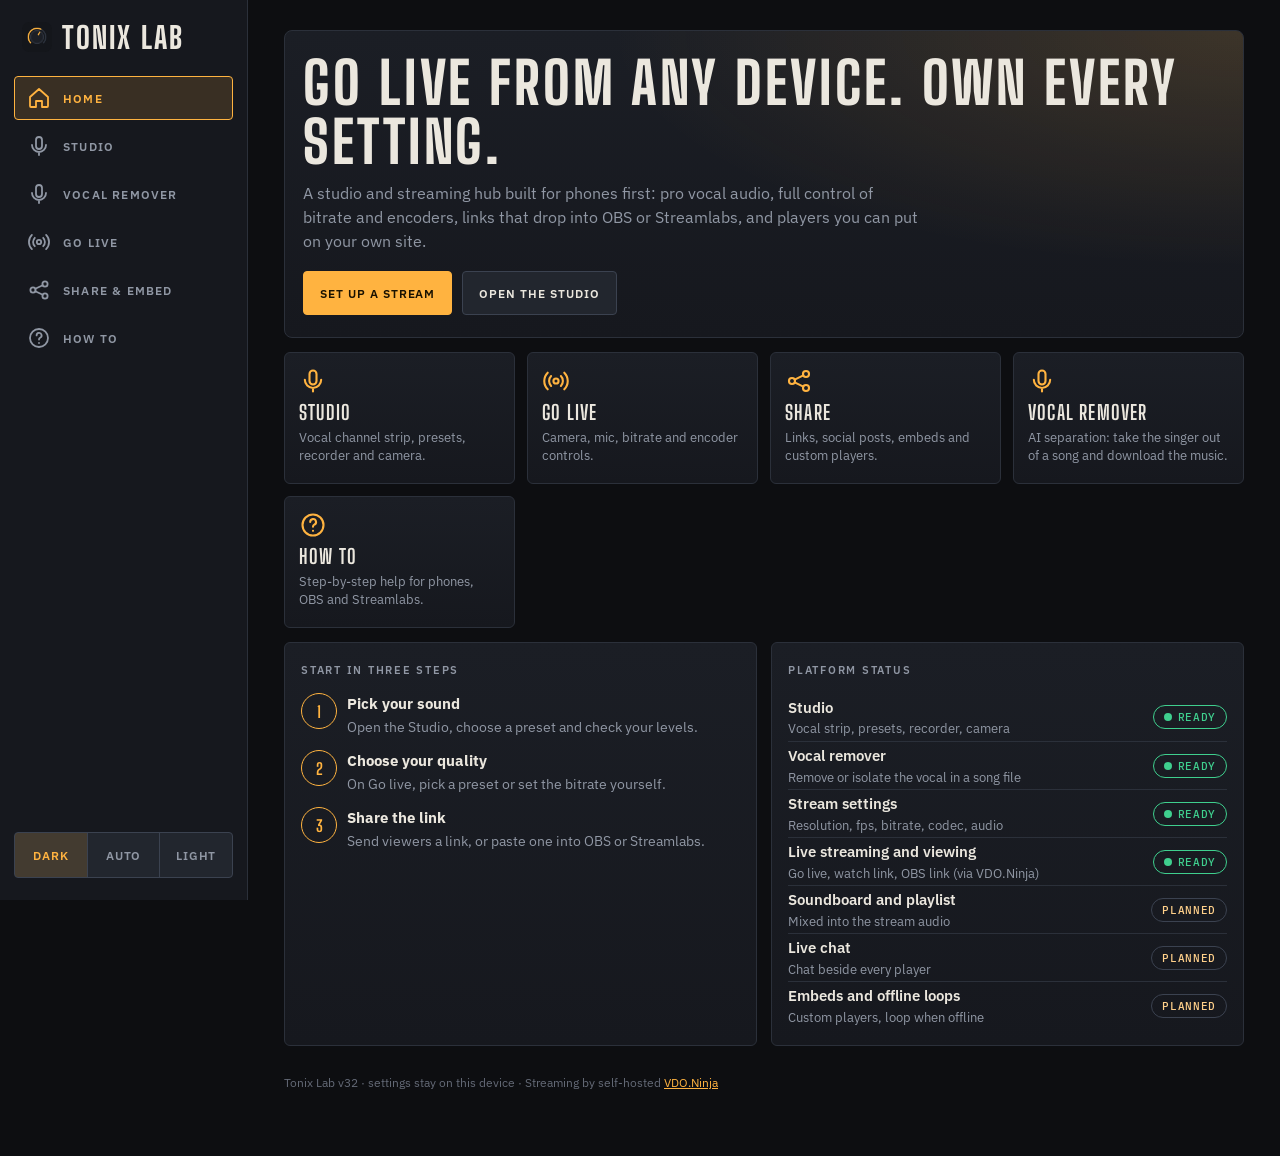
<file: index.html>
<!doctype html>
<html lang="en" data-theme="dark"><head><meta charset="utf-8">
<meta name="viewport" content="width=device-width,initial-scale=1,viewport-fit=cover">
<meta name="theme-color" content="#0d0e11">
<meta name="mobile-web-app-capable" content="yes">
<meta name="apple-mobile-web-app-capable" content="yes">
<meta name="apple-mobile-web-app-status-bar-style" content="black-translucent">
<meta name="apple-mobile-web-app-title" content="Tonix Lab">
<meta name="description" content="Tonix Lab: a studio and live streaming hub with pro audio, full bitrate control, shareable links and embeddable players.">
<link rel="manifest" href="manifest.webmanifest">
<link rel="icon" type="image/png" href="icon-192.png">
<link rel="apple-touch-icon" href="apple-touch-icon.png">
<title>Tonix Lab</title>
<script>try{document.documentElement.dataset.theme=localStorage.getItem('psb.theme.v1')||'dark'}catch(e){}</script>
<link rel="preconnect" href="https://fonts.googleapis.com">
<link rel="preconnect" href="https://fonts.gstatic.com" crossorigin>
<link rel="stylesheet" href="https://fonts.googleapis.com/css2?family=Big+Shoulders+Display:wght@700;800&family=IBM+Plex+Mono:wght@400;500&family=IBM+Plex+Sans:wght@400;500;600&display=swap">
<link rel="stylesheet" href="app.css">
</head><body>

<svg width="0" height="0" style="position:absolute" aria-hidden="true">
  <symbol id="i-home" viewBox="0 0 24 24"><path d="M3 11l9-8 9 8v9a1 1 0 0 1-1 1h-5v-6H9v6H4a1 1 0 0 1-1-1z"/></symbol>
  <symbol id="i-mic" viewBox="0 0 24 24"><rect x="9" y="3" width="6" height="12" rx="3"/><path d="M5 11a7 7 0 0 0 14 0M12 18v3"/></symbol>
  <symbol id="i-live" viewBox="0 0 24 24"><circle cx="12" cy="12" r="2.2"/><path d="M7.8 7.8a6 6 0 0 0 0 8.4M16.2 7.8a6 6 0 0 1 0 8.4M4.9 4.9a10 10 0 0 0 0 14.2M19.1 4.9a10 10 0 0 1 0 14.2"/></symbol>
  <symbol id="i-share" viewBox="0 0 24 24"><circle cx="6" cy="12" r="2.6"/><circle cx="18" cy="6" r="2.6"/><circle cx="18" cy="18" r="2.6"/><path d="M8.3 10.8l7.4-3.6M8.3 13.2l7.4 3.6"/></symbol>
  <symbol id="i-help" viewBox="0 0 24 24"><circle cx="12" cy="12" r="9"/><path d="M9.6 9.4a2.5 2.5 0 1 1 3.5 2.3c-.7.4-1.1.9-1.1 1.8M12 17h.01"/></symbol>
</svg>

<div class="app">

  <!-- phone top bar -->
  <header class="mtop">
    <a class="brand" href="#home"><img src="icon-192.png" alt="" width="30" height="30"><b>Tonix Lab</b></a>
    <div style="display:flex;gap:8px;align-items:center">
      <button class="btn sm" data-install hidden>Install</button>
      <button class="btn sm ghost" data-theme-cycle aria-label="Change theme">Theme</button>
    </div>
  </header>

  <!-- desktop sidebar -->
  <aside class="side">
    <a class="brand" href="#home"><img src="icon-192.png" alt="" width="30" height="30"><b>Tonix Lab</b></a>
    <nav aria-label="Main">
      <a href="#home" data-nav="home"><svg class="ico"><use href="#i-home"/></svg>Home</a>
      <a href="studio.html"><svg class="ico"><use href="#i-mic"/></svg>Studio</a>
      <a href="vocal.html"><svg class="ico"><use href="#i-mic"/></svg>Vocal remover</a>
      <a href="#live" data-nav="live"><svg class="ico"><use href="#i-live"/></svg>Go live</a>
      <a href="#share" data-nav="share"><svg class="ico"><use href="#i-share"/></svg>Share &amp; embed</a>
      <a href="#help" data-nav="help"><svg class="ico"><use href="#i-help"/></svg>How to</a>
    </nav>
    <div class="sfoot">
      <button class="btn sm" data-install hidden>Install app</button>
      <div class="seg" role="group" aria-label="Theme">
        <button data-theme-set="dark" aria-pressed="true">Dark</button>
        <button data-theme-set="system" aria-pressed="false">Auto</button>
        <button data-theme-set="light" aria-pressed="false">Light</button>
      </div>
    </div>
  </aside>

  <main id="main">

    <!-- ================= HOME ================= -->
    <section class="view" id="v-home" aria-labelledby="h-home">
      <div class="hero">
        <h1 id="h-home">Go live from any device. Own every setting.</h1>
        <p class="lede">A studio and streaming hub built for phones first: pro vocal audio, full control of bitrate and encoders, links that drop into OBS or Streamlabs, and players you can put on your own site.</p>
        <div class="row">
          <a class="btn pri" href="#live">Set up a stream</a>
          <a class="btn" href="studio.html">Open the studio</a>
        </div>
      </div>

      <div class="tiles" style="margin-top:14px">
        <a class="tile" href="studio.html"><svg class="ico"><use href="#i-mic"/></svg><b>Studio</b><span>Vocal channel strip, presets, recorder and camera.</span></a>
        <a class="tile" href="#live"><svg class="ico"><use href="#i-live"/></svg><b>Go live</b><span>Camera, mic, bitrate and encoder controls.</span></a>
        <a class="tile" href="#share"><svg class="ico"><use href="#i-share"/></svg><b>Share</b><span>Links, social posts, embeds and custom players.</span></a>
        <a class="tile" href="vocal.html"><svg class="ico"><use href="#i-mic"/></svg><b>Vocal remover</b><span>AI separation: take the singer out of a song and download the music.</span></a>
        <a class="tile" href="#help"><svg class="ico"><use href="#i-help"/></svg><b>How to</b><span>Step-by-step help for phones, OBS and Streamlabs.</span></a>
      </div>

      <div class="cols two" style="margin-top:14px">
        <div class="panel">
          <div class="ph"><h2 class="ph-t">Start in three steps</h2></div>
          <ol class="steps">
            <li><div><b>Pick your sound</b><span>Open the Studio, choose a preset and check your levels.</span></div></li>
            <li><div><b>Choose your quality</b><span>On Go live, pick a preset or set the bitrate yourself.</span></div></li>
            <li><div><b>Share the link</b><span>Send viewers a link, or paste one into OBS or Streamlabs.</span></div></li>
          </ol>
        </div>
        <div class="panel">
          <div class="ph"><h2 class="ph-t">Platform status</h2></div>
          <ul class="status-list">
            <li><div><b>Studio</b><small>Vocal strip, presets, recorder, camera</small></div><span class="pill ok"><i class="dot"></i>Ready</span></li>
            <li><div><b>Vocal remover</b><small>Remove or isolate the vocal in a song file</small></div><span class="pill ok"><i class="dot"></i>Ready</span></li>
            <li><div><b>Stream settings</b><small>Resolution, fps, bitrate, codec, audio</small></div><span class="pill ok"><i class="dot"></i>Ready</span></li>
            <li><div><b>Live streaming and viewing</b><small>Go live, watch link, OBS link (via VDO.Ninja)</small></div><span class="pill ok"><i class="dot"></i>Ready</span></li>
            <li><div><b>Soundboard and playlist</b><small>Mixed into the stream audio</small></div><span class="pill soon">Planned</span></li>
            <li><div><b>Live chat</b><small>Chat beside every player</small></div><span class="pill soon">Planned</span></li>
            <li><div><b>Embeds and offline loops</b><small>Custom players, loop when offline</small></div><span class="pill soon">Planned</span></li>
          </ul>
        </div>
      </div>
    </section>

    <!-- ================= GO LIVE ================= -->
    <section class="view" id="v-live" aria-labelledby="h-live" hidden>
      <header>
        <h1 id="h-live">Go live</h1>
        <p class="lede">Set how your stream looks and sounds. Your choices save on this device and carry into the live room.</p>
      </header>

      <div class="cols live">
        <!-- left: preview -->
        <div class="stack">
          <div class="panel">
            <div class="ph"><h2 class="ph-t">Stream source</h2></div>
            <div class="seg" role="group" aria-label="Stream source">
              <button data-k="src" data-v="cam">Camera &amp; mic</button><button data-k="src" data-v="m3u8">M3U8 link</button>
            </div>
            <div class="urlonly">
              <div class="field"><label for="m3u8In">M3U8 link</label>
                <input type="url" id="m3u8In" data-k="m3u8" inputmode="url" autocomplete="off" autocapitalize="off" spellcheck="false" placeholder="https://example.com/live/stream.m3u8"></div>
              <div class="field"><label for="audIn">Second audio link <small>(optional)</small></label>
                <input type="url" id="audIn" data-k="aud" inputmode="url" autocomplete="off" autocapitalize="off" spellcheck="false" placeholder="https://example.com/radio/stream.m3u8 or .mp3 / .aac">
                <p class="note">Plays alongside your video, and the video's own sound is turned off. The two are not locked together, so a little drift is normal.</p></div>
              <p class="note" id="urlNote">Viewers play this link straight from its source, with no camera needed. The link has to be https and its host has to allow other websites to play it.</p>
            </div>
            <label class="chk"><input type="checkbox" data-k="mirror"><span>Mirror picture<small>Flips left and right, like a selfie view. Applies instantly, to your live box and to what viewers see on the viewer page and embed.</small></span></label>
            <label class="chk"><input type="checkbox" data-k="flipv"><span>Flip upside down<small>Turns the picture over top to bottom.</small></span></label>
          </div>
          <div class="panel">
            <div class="ph"><h2 class="ph-t">Preview</h2><span class="pill" id="prevState">Off</span></div>
            <div class="vid" id="vid">
              <video id="prev" muted playsinline autoplay></video>
              <span class="tally"><i class="dot"></i>PREVIEW</span>
              <div class="ph-msg" id="prevMsg">Start the preview to check your camera and mic</div>
              <div id="liveFrame" class="liveframe" hidden></div>
              <div id="urlFrame" class="liveframe" hidden></div>
            </div>
            <div class="meter camonly" aria-hidden="true"><i id="lvl"></i></div>
            <div class="actual camonly" id="actual" role="status" aria-live="polite"></div>
            <div style="display:flex;gap:10px;margin-top:12px;flex-wrap:wrap">
              <button class="btn pri" id="prevBtn" style="flex:1 1 160px">Start preview</button>
              <button class="btn camonly" id="flipBtn" hidden style="flex:1 1 120px">Flip camera</button>
              <button class="btn urlonly" id="urlSound" type="button" aria-pressed="false" style="flex:1 1 120px">Sound off</button>
            </div>
            <p class="note" id="prevNote" role="status"></p>
            <div id="liveCtl" hidden>
              <div class="readout" style="margin-top:0"><div><small>On air</small><b id="liveTime">00:00</b></div><div><small>Viewers</small><b id="liveViews">0</b></div><div><small>Status</small><b id="liveState">Starting</b></div></div>
              <div style="display:flex;gap:10px;margin-top:12px;flex-wrap:wrap">
                <button class="btn camonly" id="liveMic" aria-pressed="false" style="flex:1 1 140px">Mute mic</button>
                <button class="btn camonly" id="liveCam" aria-pressed="false" style="flex:1 1 140px">Hide camera</button>
              </div>
              <p class="note camonly">Bitrate changes apply right away. Size, frame rate and sound settings apply the next time you go live.</p>
              <p class="note camonly"><a href="#" id="liveOpen" target="_blank" rel="noopener noreferrer">Having trouble? Open the stream page in a new tab.</a> Keep this page open while you are live.</p>
            </div>
            <div class="field camonly"><label for="camSel">Camera</label><select id="camSel" data-k="cam"><option value="">System default</option></select></div>
            <div class="field camonly"><label for="micSel">Microphone</label><select id="micSel" data-k="mic"><option value="">System default</option></select></div>
            <p class="note camonly" id="devNote">Start the preview once so the browser can list your devices.</p>
          </div>

          <div class="panel camonly">
            <div class="ph"><h2 class="ph-t">What this stream needs</h2></div>
            <div class="readout">
              <div><small>Total</small><b id="rTotal">-</b></div>
              <div><small>Per hour</small><b id="rHour">-</b></div>
              <div><small>Upload</small><b id="rUp">-</b></div>
            </div>
            <p class="note">Upload is the speed your connection should sustain, including 30% headroom. Test it on a speed-test site while you are on the same network you will stream from.</p>
          </div>
        </div>

        <!-- right: settings -->
        <div class="stack">
          <div class="panel camonly">
            <div class="ph"><h2 class="ph-t">Quick presets</h2></div>
            <div class="chips" id="presets" role="group" aria-label="Quality presets"></div>
            <p class="note" id="presetNote"></p>
          </div>

          <div class="panel camonly">
            <div class="ph"><h2 class="ph-t">Video</h2></div>
            <label class="chk"><input type="checkbox" data-k="video"><span>Send video<small>Turn off for an audio-only show.</small></span></label>
            <div id="videoBox">
              <div class="field"><span class="lbl">Resolution</span>
                <div class="seg" role="group" aria-label="Resolution">
                  <button data-k="res" data-v="360">360p</button><button data-k="res" data-v="480">480p</button><button data-k="res" data-v="720">720p</button><button data-k="res" data-v="1080">1080p</button>
                </div></div>
              <div class="field"><span class="lbl">Frame rate</span>
                <div class="seg" role="group" aria-label="Frame rate">
                  <button data-k="fps" data-v="24">24</button><button data-k="fps" data-v="30">30</button><button data-k="fps" data-v="60">60</button>
                </div></div>
              <div class="field"><span class="lbl">Video bitrate</span>
                <div class="rng"><label class="sr" for="vKbps">Video bitrate</label><span class="note" style="margin:0" id="vHintShort"></span><output id="vOut" for="vKbps"></output>
                  <input type="range" id="vKbps" data-k="vKbps" min="300" max="9000" step="100"></div>
                <p class="note" id="vHint" role="status"></p>
                <button class="btn sm" id="vSuggest" style="justify-self:start">Set to suggested</button>
              </div>
              <div class="field"><span class="lbl">Bitrate mode</span>
                <div class="seg" role="group" aria-label="Bitrate mode">
                  <button data-k="vMode" data-v="fixed">Fixed</button><button data-k="vMode" data-v="auto">Adaptive</button>
                </div>
                <p class="note" id="modeNote"></p></div>
              <div class="field"><label for="codec">Video encoder</label>
                <select id="codec" data-k="codec"></select>
                <p class="note" id="codecNote"></p></div>
            </div>
          </div>

          <div class="panel camonly">
            <div class="ph"><h2 class="ph-t">Audio</h2></div>
            <div class="field" style="margin-top:0"><span class="lbl">Audio bitrate</span>
              <div class="rng"><label class="sr" for="aKbps">Audio bitrate</label><span></span><output id="aOut" for="aKbps"></output>
                <input type="range" id="aKbps" data-k="aKbps" min="32" max="320" step="16"></div>
              <p class="note">128 kbps is clear for voice. Use 192 or more for music.</p></div>
            <div class="field"><span class="lbl">Channels</span>
              <div class="seg" role="group" aria-label="Channels">
                <button data-k="stereo" data-v="false">Mono</button><button data-k="stereo" data-v="true">Stereo</button>
              </div></div>
            <div class="field"><label for="sr">Sample rate</label>
              <select id="sr" data-k="sr"><option value="44100">44.1 kHz</option><option value="48000">48 kHz (recommended)</option></select></div>
            <label class="chk"><input type="checkbox" data-k="ec"><span>Echo cancellation<small>For speakers or a phone held at arm's length. Turn off for music and when wearing headphones.</small></span></label>
            <label class="chk"><input type="checkbox" data-k="ns"><span>Noise suppression<small>Reduces fans and room hiss. It can clip singing, so leave it off for music.</small></span></label>
            <label class="chk"><input type="checkbox" data-k="agc"><span>Auto gain<small>Evens out loud and quiet speech. Off gives you full manual control.</small></span></label>
            <p class="note">The Studio's channel strip and noise removal are the better tools for a polished vocal. The sample rate here applies to the preview; VDO.Ninja chooses the live rate.</p>
          </div>

          <div class="golive">
            <button class="btn live block" id="goBtn">Go live</button>
            <p class="note" id="goNote">Streams run through VDO.Ninja. Pressing Go live asks to use your camera and mic. Anyone with your viewer link can watch.</p>
          </div>
        </div>
      </div>
    </section>

    <!-- ================= SHARE & EMBED ================= -->
    <section class="view" id="v-share" aria-labelledby="h-share" hidden>
      <header>
        <h1 id="h-share">Share &amp; embed</h1>
        <p class="lede">Get your links, post to social, and build a player for your own website.</p>
      </header>
      <div class="seg" role="group" aria-label="Share section" style="margin-bottom:14px">
        <button id="tabLinks" aria-pressed="true">Links &amp; social</button>
        <button id="tabPlayer" aria-pressed="false">Player &amp; embed</button>
      </div>
      <div class="banner" style="margin-bottom:14px"><span><b>Streams run through VDO.Ninja.</b> Your room name is the stream address, so anyone who has a link can watch. Pick a name that is hard to guess for private streams.</span></div>

      <!-- links -->
      <div id="paneLinks" class="stack">
        <div class="panel">
          <div class="ph"><h2 class="ph-t">Your room</h2></div>
          <div class="field" style="margin-top:0"><label for="roomIn">Room name</label>
            <div style="display:flex;gap:8px"><input type="text" id="roomIn" maxlength="32" autocomplete="off" autocapitalize="off" spellcheck="false" placeholder="my-show"><button class="btn" id="roomNew" type="button">Random</button></div>
            <p class="note">Letters, numbers and dashes. Anyone with the link can watch, so pick something hard to guess for private streams.</p></div>
        </div>
        <div class="panel qrp">
          <div class="ph"><h2 class="ph-t">Scan to watch</h2></div>
          <div class="qrwrap">
            <canvas id="qrCanvas" width="264" height="264" role="img" aria-label="QR code for the viewer link"></canvas>
            <div class="qrtxt">
              <p>On another device? Point its camera at this code to open the viewer page. It always matches your current room.</p>
              <div class="qrbtns"><button class="btn" id="qrSave" type="button">Save image</button><button class="btn" id="qrShow" type="button">Full screen</button></div>
              <p class="note" id="qrNote"></p>
            </div>
          </div>
        </div>
        <div class="cols two">
          <div class="link"><b>Viewer link</b><code id="lkWatch"></code><p>Send this to your audience.</p><button class="btn" data-copy="lkWatch">Copy link</button></div>
          <div class="link camonly" id="cardGuest"><b>Camera link</b><code id="lkGuest"></code><p>Open this on another phone or computer to send its camera and mic to this room. Use it instead of Go live, not at the same time.</p><button class="btn" data-copy="lkGuest">Copy link</button></div>
          <div class="link"><b>OBS / Streamlabs source</b><code id="lkObs"></code><p id="obsNote">Clean video and audio straight from VDO.Ninja, with no page around it. Paste it into a Browser source.</p><button class="btn" data-copy="lkObs">Copy link</button></div>
          <div class="link"><b>Embed link</b><code id="lkEmbed"></code><p>The bare player. Use the Player &amp; embed tab for the code.</p><button class="btn" data-copy="lkEmbed">Copy link</button></div>
        </div>
        <div class="panel">
          <div class="ph"><h2 class="ph-t">Post to social</h2></div>
          <div class="field" style="margin-top:0"><label for="msgIn">Message</label><input type="text" id="msgIn" maxlength="120" value="Come watch me live"></div>
          <div class="socials" id="socials" style="margin-top:12px"></div>
          <p class="note">TikTok and Instagram have no web share option. Copy the viewer link and add it to your bio or story sticker.</p>
        </div>
      </div>

      <!-- player -->
      <div id="panePlayer" class="stack" hidden>
        <div class="cols two">
          <div class="panel">
            <div class="ph"><h2 class="ph-t">Live preview</h2>
              <div class="seg" role="group" aria-label="Preview state" style="min-width:150px"><button id="pvLive" aria-pressed="true">Live</button><button id="pvOff" aria-pressed="false">Offline</button></div></div>
            <div class="pv" id="pv">
              <div class="screen" id="pvScreen">
                <video id="pvLoop" muted loop playsinline hidden></video>
                <div class="centre" id="pvCentre"><div><div class="play"></div><span id="pvMsg">Your live stream appears here</span></div></div>
                <span class="badge" id="pvBadge">LIVE</span><span class="views" id="pvViews">0 watching</span>
              </div>
              <div class="bar"><b id="pvTitle">My live stream</b><span>Tonix Lab</span></div>
              <div class="chat" id="pvChat"><span><b>Sam</b> Sound is great</span><span><b>Jo</b> Hello from the UK</span></div>
            </div>
          </div>
          <div class="panel">
            <div class="ph"><h2 class="ph-t">Customize</h2></div>
            <div class="field" style="margin-top:0"><label for="pTitle">Player title</label><input type="text" id="pTitle" maxlength="60"></div>
            <div class="field"><span class="lbl">Accent color</span>
              <div class="swatches" id="swatches"></div></div>
            <div class="field"><span class="lbl">Shape</span>
              <div class="seg scroll" role="group" aria-label="Aspect ratio">
                <button data-pk="ratio" data-v="16:9">16:9</button><button data-pk="ratio" data-v="9:16">9:16</button><button data-pk="ratio" data-v="1:1">1:1</button><button data-pk="ratio" data-v="4:3">4:3</button>
              </div></div>
            <label class="chk"><input type="checkbox" data-pk="chat"><span>Show live chat</span></label>
            <label class="chk"><input type="checkbox" data-pk="viewers"><span>Show viewer count</span></label>
            <label class="chk"><input type="checkbox" data-pk="badge"><span>Show LIVE badge</span></label>
            <label class="chk"><input type="checkbox" data-pk="autoplay"><span>Autoplay<small>Starts muted, as browsers require.</small></span></label>
            <div class="field"><span class="lbl">Offline loop</span>
              <label class="btn" style="cursor:pointer">Choose a video to loop<input type="file" id="loopIn" accept="video/*" class="sr"></label>
              <p class="note" id="loopNote">Plays on repeat when you are not live. Try it with the Offline preview. Saving it to your room comes with the embed stage.</p></div>
          </div>
        </div>
        <div class="panel">
          <div class="ph"><h2 class="ph-t">Embed code</h2></div>
          <label class="chk" style="padding-top:0"><input type="checkbox" data-pk="responsive"><span>Responsive<small>The player fills the width of its container.</small></span></label>
          <label class="sr" for="embedCode">Embed code</label>
          <textarea id="embedCode" readonly rows="6"></textarea>
          <div style="display:flex;gap:10px;margin-top:10px;flex-wrap:wrap"><button class="btn pri" id="copyEmbed" style="flex:1 1 160px">Copy code</button></div>
          <p class="note">Paste it into any page that allows HTML: WordPress, Wix, Squarespace, Webflow or your own site.</p>
        </div>
      </div>
    </section>

    <!-- ================= HELP ================= -->
    <section class="view" id="v-help" aria-labelledby="h-help" hidden>
      <header>
        <h1 id="h-help">How to</h1>
        <p class="lede">Stuck? Search below or open a topic.</p>
      </header>
      <div class="field" style="margin:0 0 6px"><label class="sr" for="helpQ">Search help</label><input type="search" id="helpQ" placeholder="Search: echo, OBS, bitrate, iPhone..." autocomplete="off"></div>
      <p class="note" id="helpNone" hidden>Nothing matched. Try a shorter word like "mic" or "lag".</p>

      <div class="h-group">Getting started</div>
      <details id="h-first"><summary>Your first stream, step by step</summary><div class="body"><ol>
        <li>Open <b>Studio</b> and press <b>Power on</b>. Pick a preset and speak: the meters should move.</li>
        <li>Open <b>Go live</b> and press <b>Start preview</b>. Allow the camera and microphone when your browser asks.</li>
        <li>Pick a <b>Quick preset</b>. <b>Balanced</b> is a safe start for most people.</li>
        <li>Open <b>Share &amp; embed</b>, copy your viewer link and send it out.</li>
      </ol></div></details>
      <details id="h-how"><summary>How streaming works here</summary><div class="body"><p>When you press <b>Go live</b>, your camera and mic open inside Tonix Lab and are sent straight to your viewers through <b>VDO.Ninja</b>, a free open source streaming service. Its servers only help your device and your viewers find each other. The video itself goes from your device to theirs.</p><ul><li>Your <b>viewer link</b> opens a Tonix Lab watch page. Your <b>OBS / Streamlabs link</b> goes straight to VDO.Ninja, which is the lightest option for OBS.</li><li>Every viewer receives their own copy from your device, so a small audience works best. Use a strong connection and keep the page open.</li><li>Anyone with a link can watch. Do not post a private room name.</li></ul></div></details>
      <details id="h-phone"><summary>Using it on a phone or tablet</summary><div class="body"><ul>
        <li>Use the tab bar at the bottom to move between Home, Studio, Go live, Share and How to.</li>
        <li>Add it to your home screen for a full-screen app: on iPhone tap Share then <b>Add to Home Screen</b>; on Android tap <b>Install</b>.</li>
        <li>Keep the screen on while live. Plug the phone in, because streaming drains the battery quickly.</li>
        <li>Landscape gives a bigger preview. Portrait suits TikTok-style vertical streams.</li>
      </ul></div></details>

      <div class="h-group">OBS Studio and Streamlabs</div>
      <details id="h-obs"><summary>Add your stream to OBS Studio</summary><div class="body"><ol>
        <li>In <b>Share &amp; embed</b>, copy the <b>OBS / Streamlabs source</b> link.</li>
        <li>In OBS, under <b>Sources</b>, press <b>+</b> and choose <b>Browser</b>.</li>
        <li>Paste the link into <b>URL</b>. Set <b>Width</b> and <b>Height</b> to match your stream, for example 1280 by 720.</li>
        <li>Tick <b>Control audio via OBS</b> so the sound shows up in the OBS mixer.</li>
        <li>Press <b>OK</b>, then drag the corners to fit your scene.</li>
      </ol><p>To keep OBS light, use the smallest size and frame rate that still looks good, and avoid 60 fps unless the action needs it.</p></div></details>
      <details id="h-sl"><summary>Add your stream to Streamlabs Desktop</summary><div class="body"><ol>
        <li>Copy the <b>OBS / Streamlabs source</b> link from <b>Share &amp; embed</b>.</li>
        <li>In Streamlabs Desktop, open your scene, press <b>+</b> under <b>Sources</b> and choose <b>Browser Source</b>.</li>
        <li>Paste the link into <b>URL</b> and match the width and height to your stream.</li>
        <li>Press <b>Done</b>, then move and resize it in the scene.</li>
      </ol></div></details>

      <div class="h-group">Quality and bitrate</div>
      <details id="h-bitrate"><summary>Which bitrate should I use?</summary><div class="body">
        <p>Bitrate is how much data per second you send. More looks sharper but needs a faster connection. As a rule, keep the total under 70% of your upload speed.</p>
        <table class="tbl"><thead><tr><th>Size</th><th>30 fps</th><th>60 fps</th></tr></thead><tbody>
          <tr><td>360p</td><td>400-1000</td><td>600-1500</td></tr>
          <tr><td>480p</td><td>600-1500</td><td>900-2200</td></tr>
          <tr><td>720p</td><td>1500-4000</td><td>2500-6000</td></tr>
          <tr><td>1080p</td><td>3000-6500</td><td>4500-9000</td></tr>
        </tbody></table><p>Values are video kbps. Add the audio bitrate on top.</p></div></details>
      <details id="h-mode"><summary>Fixed or Adaptive?</summary><div class="body"><p><b>Fixed</b> holds the bitrate you set. It is predictable and best for OBS or a steady connection.</p><p><b>Adaptive</b> starts there and lowers quality when your connection struggles, so viewers keep watching instead of buffering. Pick it on mobile data or shaky Wi-Fi.</p></div></details>
      <details id="h-codec"><summary>Which video encoder?</summary><div class="body"><ul>
        <li><b>H.264</b>: works almost everywhere and uses your device's hardware encoder. Best default, and the lightest on batteries.</li>
        <li><b>VP8</b>: widely supported and simple. Slightly less efficient than H.264.</li>
        <li><b>VP9</b>: sharper at the same bitrate, but uses more CPU.</li>
        <li><b>AV1</b>: the most efficient, but heavy. Only use it on a recent, powerful device.</li>
      </ul><p>Encoders your device lacks are greyed out on the Go live page.</p></div></details>

      <div class="h-group">Fix it</div>
      <details id="h-perm"><summary>Camera or microphone is blocked</summary><div class="body"><ol>
        <li>Tap the <b>lock</b> or <b>settings</b> icon beside the web address.</li>
        <li>Set <b>Camera</b> and <b>Microphone</b> to <b>Allow</b>.</li>
        <li>Reload the page and press <b>Start preview</b> again.</li>
      </ol><p><b>On iPhone:</b> if that fails, open Settings, then Safari, then Camera and Microphone, and choose Ask or Allow.</p>
      <p><b>Inside Instagram, TikTok or Facebook:</b> these in-app browsers often block the camera. Use the menu to <b>Open in browser</b>.</p></div></details>
      <details id="h-nosound"><summary>No sound, or very quiet</summary><div class="body"><ul>
        <li>Check the <b>Microphone</b> choice on Go live: it may be pointing at the wrong device.</li>
        <li>Watch the meter under the preview. If it does not move, the browser is not hearing the mic.</li>
        <li>Make sure the phone is not on silent and no other app is using the mic.</li>
        <li>With Auto gain off, speak closer or raise the mic level in your device settings.</li>
      </ul></div></details>
      <details id="h-echo"><summary>Echo, feedback or squealing</summary><div class="body"><ul>
        <li>Wear headphones. It is the only sure fix.</li>
        <li>Turn on <b>Echo cancellation</b> if you must use speakers.</li>
        <li>Lower the speaker volume and keep the mic away from it.</li>
      </ul></div></details>
      <details id="h-bt"><summary>Bluetooth earbuds sound bad or lag</summary><div class="body"><p>When a Bluetooth headset's own mic is used, playback drops to phone-call quality and adds delay. Pick a separate microphone as your input and keep the earbuds for listening only. In the Studio, the <b>Align</b> slider fixes voice that lands late against a backing track.</p></div></details>
      <details id="h-lag"><summary>Choppy video or buffering</summary><div class="body"><ul>
        <li>Pick <b>Mobile data</b> or lower the resolution and frame rate.</li>
        <li>Switch bitrate mode to <b>Adaptive</b>.</li>
        <li>Move closer to the router, or use 5 GHz Wi-Fi or a cable.</li>
        <li>Close other apps and tabs that use the camera, upload or lots of CPU.</li>
        <li>If the device gets hot, drop to 30 fps and choose H.264.</li>
      </ul></div></details>
      <details id="h-actual"><summary>Preview shows a different size than I picked</summary><div class="body"><p>Browsers treat resolution and frame rate as a request, not an order. The line under the preview shows what you actually got. Many phone cameras cap at 30 fps in low light or on the front camera.</p></div></details>
    </section>

    <p class="foot">Tonix Lab <span id="build">v32</span> · settings stay on this device · Streaming by self-hosted <a href="https://vdo.ninja" target="_blank" rel="noopener noreferrer">VDO.Ninja</a></p>
  </main>

  <nav class="tabs" aria-label="Main">
    <a href="#home" data-nav="home"><svg class="ico"><use href="#i-home"/></svg>Home</a>
    <a href="studio.html"><svg class="ico"><use href="#i-mic"/></svg>Studio</a>
    <a href="#live" data-nav="live"><svg class="ico"><use href="#i-live"/></svg>Live</a>
    <a href="#share" data-nav="share"><svg class="ico"><use href="#i-share"/></svg>Share</a>
    <a href="#help" data-nav="help"><svg class="ico"><use href="#i-help"/></svg>Help</a>
  </nav>
</div>

<div class="toast" id="toast" role="status" aria-live="polite"></div>
<div id="qrOver" class="qrover" hidden><button class="btn" id="qrClose" type="button">Close</button><canvas id="qrBig" width="600" height="600" aria-label="QR code for the viewer link"></canvas><p>Scan to watch</p></div>
<script src="qr.js"></script>
<script src="vdo.js"></script>
<script src="player.js"></script>
<script src="app.js"></script>
<script>if('serviceWorker' in navigator&&/^https?:$/.test(location.protocol)){window.addEventListener('load',function(){navigator.serviceWorker.register('sw.js').catch(function(){});});}</script>
</body></html>
</file>
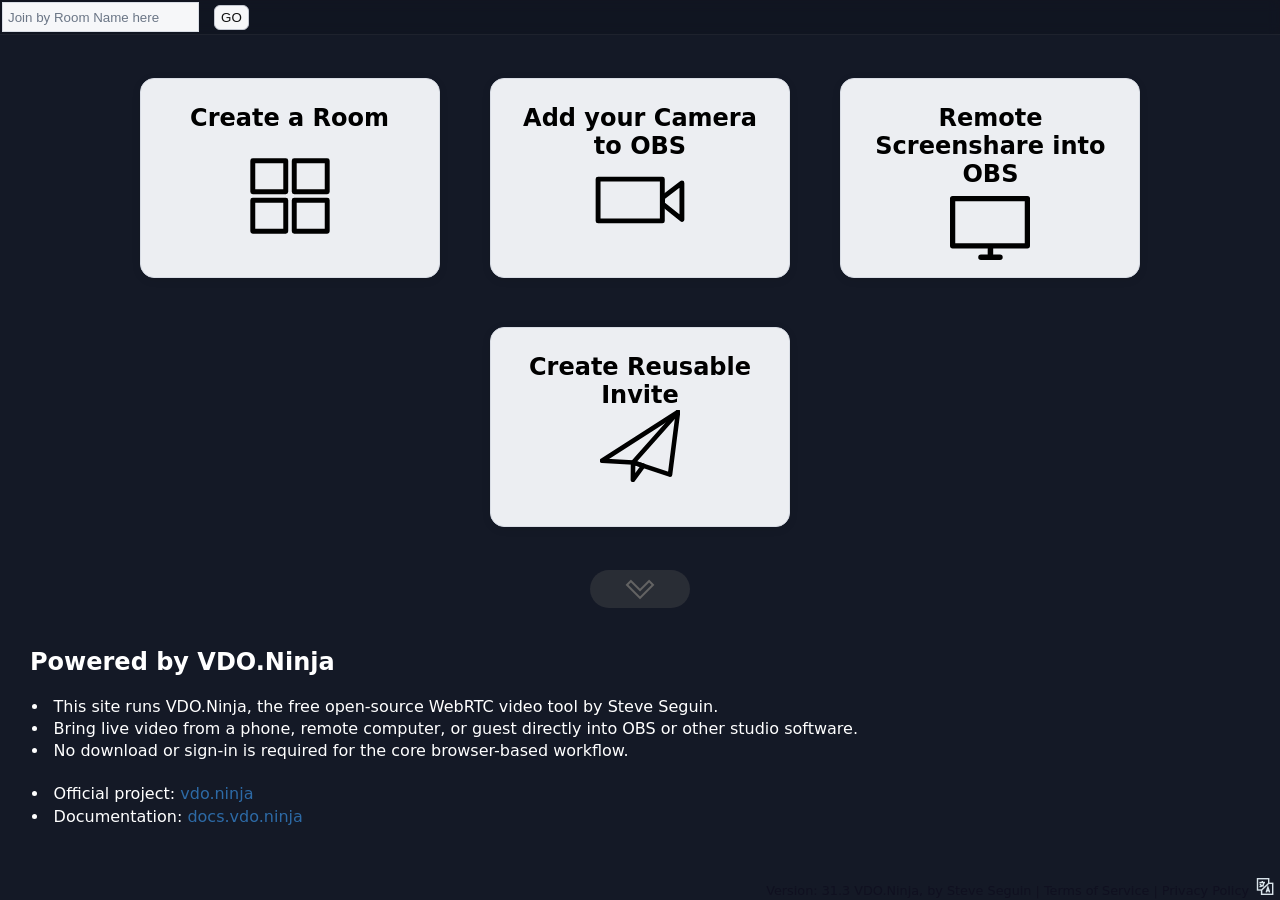
<file: vdo/index.html>
<html lang='en'>
	<head>
		<script type="text/javascript">
			//  MS Internet Explorer must not be given a chance to fail before I can give the user an error message.
			try {
				var msie = window.navigator.userAgent.indexOf("MSIE ");
				if (msie>0 || !!navigator.userAgent.match(/Trident.*rv\:11\./)){ // If MSIE or IE 11
					alert("Internet Explorer is not supported.\n\nPlease consider using Microsoft Edge or Google Chrome instead\n\nYou will be forwarded to the download page for MS Edge now.");
					console.error("INTERNET EXPLORER IS EVIL");
					document.write("Internet Explorer is not supported");
					window.location = "https://www.microsoft.com/edge";
				}
			} catch(e){
				console.error(e);
			}
		
		</script>
		<script>
			if (new URLSearchParams(window.location.search).has('podcast')) {
				document.write('<style>#directorlayout,#controlButtons{display:none!important}</style>');
			}
		</script>
		<style>
			html {
				background-color: #0000;
				transition: opacity .1s linear;
			}
		</style>
		<meta name="viewport" content="width=device-width, initial-scale=1.0, maximum-scale=1.0, user-scalable=no" />
		<meta content="text/html;charset=utf-8" http-equiv="Content-Type" />
		<meta content="utf-8" http-equiv="encoding" />
		<meta name="copyright" content="&copy; 2024 Steve Seguin" />
		<meta name="license" content="https://github.com/steveseguin/vdo.ninja/blob/master/LICENSE" />
		<meta name="sourcecode" content="https://github.com/steveseguin/vdo.ninja" />
		<meta name="stance-on-war" content="Steve Seguin condemns Russia's brutal invasion of Ukraine 💙💛." />
		<meta name="robots" content="index, follow">
		<link rel="canonical" href="https://vdo.ninja/">
		<link rel="author" href="/about" />
		<link rel="me" href="https://vdo.ninja/about" />
		<link rel="manifest" href="manifest.json">
		
		<!-- Primary Meta Tags -->
		<title>VDO.Ninja</title>
		<meta id="metaTitle" name="title" content="VDO.Ninja" />
		<meta name="description" content="Bring live video from your smartphone, computer, or friends directly into your Studio. 100% free." />
		<meta name="author" content="Steve Seguin" />
		
		
		<meta name="msapplication-TileColor" content="#da532c" />
		<meta name="theme-color" content="#0f131d" />
		<link rel="stylesheet" href="./main.css?ver=4061" />
		<script type="text/javascript" crossorigin="anonymous" src="./thirdparty/adapter.js"></script>
		
		<link rel="shortcut icon" href="data:image/x-icon;," type="image/x-icon" />
		<link id="favicon1" rel="icon" type="image/png" sizes="32x32" href="./media/favicon-32x32.png" />
		<link id="favicon2" rel="icon" type="image/png" sizes="16x16" href="./media/favicon-16x16.png" />
		<link id="favicon3" rel="icon" href="./media/favicon.ico" />
		<link id="thumbnailUrl" itemprop="thumbnailUrl" href="./media/vdoNinja_logo_full.png" />
		<link rel="alternate" type="text/markdown" href="/rawdoc.md" title="Developer and User Documentation">

		<!-- X (Twitter) Card Tags -->
		<meta name="twitter:card" content="summary_large_image">
		<meta name="twitter:creator" content="@SteveSeguin">
		<meta name="twitter:title" content="VDO.Ninja">
		<meta name="twitter:description" content="Bring live video from your smartphone, computer, or friends directly into OBS Studio or other. 100% free.">
		<meta name="twitter:image" content="https://vdo.ninja/media/vdoNinja_logo_full.png">
		
		<!-- Open Graph Tags (also used by X) -->
		<meta property="og:type" content="website">
		<meta property="og:url" content="https://vdo.ninja/">
		<meta property="og:title" content="VDO.Ninja">
		<meta property="og:description" content="Bring live video from your smartphone, computer, or friends directly into OBS Studio or other. 100% free.">
		<meta property="og:image" content="https://vdo.ninja/media/vdoNinja_logo_full.png">
		<meta property="og:image:width" content="1200">
		<meta property="og:image:height" content="630">
		<meta property="og:site_name" content="VDO.Ninja">

		<style id="lightbox-animations" type="text/css"></style>
		

	</head>
	<body id="main" class="main hidden">
		<span itemprop="image" itemscope itemtype="http://schema.org/ImageObject">
			<link itemprop="url" href="./media/vdoNinja_logo_full.png" />
		</span>
		<link itemprop="thumbnailUrl" href="./media/vdoNinja_logo_full.png" />
		<span itemprop="thumbnail" itemscope itemtype="http://schema.org/ImageObject">
			<link itemprop="url" href="./media/vdoNinja_logo_full.png" />
		</span>
		<script type="text/javascript" crossorigin="anonymous"  src="./thirdparty/CodecsHandler.js?ver=34"></script>
		<script type="text/javascript" crossorigin="anonymous" src="./thirdparty/aes.js"></script>
		<script>
			var startupCdnRedirecting = false;
			function retryStartupOnBackup() {
				if (window.location.origin === "https://vdo.ninja" && !startupCdnRedirecting) {
					startupCdnRedirecting = true;
					window.location.replace("https://cdn-backup.vdo.ninja" + window.location.pathname + window.location.search + window.location.hash);
				}
			}
		</script>
		<script type="text/javascript" crossorigin="anonymous" src="./webrtc.js?ver=987" onerror="retryStartupOnBackup()"></script>
		<input id="zoomSlider" type="range" style="display: none;" />
		<span id="electronDragZone" style="display:none;pointer-events: none; z-index:-10; position:absolute;top:0;left:0;width:100%;height:2%;min-height:20px;"></span>
		<div id="header">
			
			<a id="logoname" href="./" style="text-decoration: none; color: white; margin: 0 2px 0px 8px;">
				<span data-translate="logo-header">
					<span id="qos">V</span>DO.Ninja 
				</span>
			</a>
			<div id="head1">
				<input type="text" autocomplete="off" autocorrect="off" autocapitalize="none" id="joinroomID" name="joinroomID" tabindex="1" size="22" placeholder="Join by Room Name here" alt="Enter a room name to join" title="Enter a room name to quick join" onkeyup="jumptoroom(event)"/>
				<button onclick="jumptoroom();" id='jumptoroomButton' role="button" aria-pressed="false" tabindex="1" alt="Join room" title="Join room" >GO</button>
			</div>
			<div id="head1a" class="hidden">
				<input type="text" autocomplete="off" autocorrect="off" autocapitalize="none" id="joinbyURL" name="joinbyURL" size="22" placeholder="Load a website URL" alt="Enter the URL to load" title="Enter the URL to load"/>
				<button onclick="jumptoURL(event)"  role="button" aria-pressed="false" alt="Load URL" title="Load URL" >Load URL</button>
			</div>
			<div id="head5" class="hidden"></div>
			<div id="head3" style="display: inline-block;" class="hidden">
				<span style="color: #888;" id="copythisurl" tabindex="1" > &nbsp; 
					<span data-translate="copy-this-url">Copy this URL into an OBS "Browser Source"</span> <i style="color: #CCC;" class="las la-long-arrow-alt-right"></i> &nbsp; 
				</span>
			</div>
			<div id="head3a" style="display: inline-block;" class="hidden">
				<a
					id="reshare"
					data-drag="1"
					onclick="copyFunction(this, event)"
					class="task grabLinks"
					data-menu="context-menu"
				></a>
				<i class="las la-paperclip" style="color: #DDD;" title="Copy link to clipboard" onclick="copyFunction(document.getElementById('reshare'), event);" onmouseover="this.style.cursor='pointer'"></i>
				<span title="Save and ask to reload the current page on next site visit" style='font-size:92%;' onclick="saveRoom(this);" onmouseover="this.style.cursor='pointer'">💾</span>
			</div>
			<div id="head9" style="display: inline-block;" class="hidden">
			
				<span id="copythisurl2"  tabindex="1" > &nbsp; 
					<span data-translate="invite-others-to-room">Invite others with</span> <i style="color: #CCC;" class="las la-long-arrow-alt-right"></i> &nbsp; 
				</span>
				
				<a
					id="inviteLinkURL"
					data-drag="1"
					onclick="copyFunction(this, event)"
					class="task grabLinks"
					data-menu="context-menu"
				></a>
			
				<i class="las la-paperclip" style="color: #DDD;" title="Copy link to clipboard" onclick="copyFunction(document.getElementById('inviteLinkURL'), event);" onmouseover="this.style.cursor='pointer'"></i>
				<span title="Save and ask to reload the current page on next site visit" style='font-size:92%;' onclick="showInviteQR();" onmouseover="this.style.cursor='pointer'"><i class="las la-qrcode" style="color: #DDD;   font-size: 160%; vertical-align: bottom;position: relative;top: 1px;" title="Show QR Code" ></i></span>
				
			</div>
			<div id="head4" style="display: inline-block;" class="hidden">
				<span>
					<span data-translate="you-are-in-the-control-center">Control center for room:</span>
					
					<div id="dirroomid" style="font-size: 140%; color: #99c; display: inline-block;"></div>
					<span id="saveRoom" onclick="saveRoom(this)" style='cursor:pointer;margin-left:10px;' title="Will remember the room, prompting you the next time you visit if you wish to load this director's room again">💾</span>
					<span id="togglePreviewMode" onclick="switchModes()" style='cursor:pointer;margin-left:2px;' title="Toggle between the director control-room view and a scene preview-mode.">🪟</span>
					<i id="meshDebugBtn" class="las la-project-diagram" role="button" tabindex="0" aria-label="Open mesh network debug" onclick="openMeshVisualization()" onkeydown="if(event.key==='Enter'||event.key===' '){event.preventDefault();openMeshVisualization();}" title="Open mesh network debug visualization to see P2P connections between guests"></i>
				</span>
			</div>
			<div id="head2" class="hidden" style="display: inline-block; text-decoration: none; font-size: 60%; color: white;">
				<span data-translate="joining-room">You are in room</span>:
				<div id="roomid" style="display: inline-block;"></div>
			</div>
			<div id="head6" class="hidden" data-translate="only-director-can-hear-you">Only the director can hear you currently.</div>
			<div id="head7" class="hidden" data-translate="director-muted-you">The director has muted you.</div>
			<div id="head8" class="hidden" data-translate="director-video-muted-you">The director has disabled your camera temporarily.</div>
		</div>
		<div id="obsState" class="hidden" >ACTIVE</div>
		<div id="chatModule" class="hidden">
			<div class="chat-header">
				<span>Chat</span>
				<span>
					<a id="popOutChat" onclick="createPopoutChat();"><i class="las la-external-link-alt"></i></a>
					<a id="closeChat" onclick="toggleChat();">x</i></a>
				</span>
			</div>
			
			<div id="chatBody" class="resizable-div">
				<!-- Chat messages will be inserted here -->
			</div>
			
			<div class="chat-input-area">
				<input type="text" id="chatInput" autocomplete="off" placeholder="Enter chat message to send" onkeypress="EnterButtonChat(event)" />
				<button class="chatBarInputButton" onclick="sendChatMessage()">Send</button>
				<button onclick="toggleFileshare()"><i class="las la-file-upload"></i></button>
			</div>
			<div class="resizer"></div>
		</div>
		<div id="activeShares"></div>
		<div id="controlButtons" class="hidden">
			<div class="controlPositioning">
                <div id="subControlButtons">
					<div id="unmuteSelf" title="Hear yourself at 50% volume" alt="Hear yourself at 50% volume" aria-label="Hear Yourself" onmousedown="event.preventDefault(); event.stopPropagation();"  onclick="toggleDirectFeedback()"  tabindex="2" role="button" aria-pressed="false" onkeydown="enterPressedClick(event,this);" onkeyup="enterPressedClick(event,this);"  class="hidden float" style="cursor: pointer;" >
                        <i id="unmuteSelftoggle" class="toggleSize las la-podcast"></i>
                    </div>
					<div id="mediafileshare" onmousedown="event.preventDefault(); event.stopPropagation();"  title="Select and stream a media file" aria-label="Stream a media file" alt="Stream a media file to others" onclick="getById('fileselector3').click();" tabindex="2" role="button" aria-pressed="false" onkeydown="enterPressedClick(event,this);" onkeyup="enterPressedClick(event,this);"  class="float hidden" style="cursor: pointer;">
                        <i id="mediafilesharetoggle" onmousedown="event.preventDefault(); event.stopPropagation();"  class="toggleSize las la-file-video"></i>
						<input id="fileselector3" class="hidden" onchange="session.changePublishFile(this,event);" type="file" accept="video/*,audio/*,image/*" alt="Hold CTRL (or CMD) to select multiple files" title="Hold CTRL (or CMD) to select multiple files" multiple/>
                    </div>
				
                    <div id="blindAllGuests" title="Blind all guests in room (toggle)" alt="Blind all guests in room (toggle)" aria-label="Blind all guests in room" onmousedown="event.preventDefault(); event.stopPropagation();"  onclick="blindAllGuests(this, event)"  tabindex="2" role="button" aria-pressed="false" onkeydown="enterPressedClick(event,this);" onkeyup="enterPressedClick(event,this);"  class="hidden float" style="cursor: pointer;" >
                        <i class="toggleSize las la-eye"></i>
                    </div>

                    <div id="muteAllGuests" title="Mute all guests in room (toggle)" alt="Mute all guests in room (toggle)" aria-label="Mute all guests in room" onmousedown="event.preventDefault(); event.stopPropagation();"  onclick="muteAllGuests(this, event)"  tabindex="2" role="button" aria-pressed="false" onkeydown="enterPressedClick(event,this);" onkeyup="enterPressedClick(event,this);"  class="hidden float" style="cursor: pointer;" >
                        <i class="toggleSize las la-users"></i>
                    </div>

                    <div id="gdriveAllGuests" title="Start/stop Google Drive recording for all guests" alt="Start/stop Google Drive recording for all guests" aria-label="Start or stop Google Drive recording for all guests" onmousedown="event.preventDefault(); event.stopPropagation();"  onclick="remoteGlobalGdriveRecordToggle()"  tabindex="2" role="button" aria-pressed="false" onkeydown="enterPressedClick(event,this);" onkeyup="enterPressedClick(event,this);"  class="hidden float" style="cursor: pointer;" >
                        <i class="toggleSize las la-cloud-upload-alt"></i>
                    </div>
                
                    <div id="queuebutton" title="Load the next guest in queue" alt="Load the next guest in queue"  aria-label="Load next guest in queue" onmousedown="event.preventDefault(); event.stopPropagation();"  onclick="nextQueue()"  tabindex="2" role="button" aria-pressed="false" onkeydown="enterPressedClick(event,this);" onkeyup="enterPressedClick(event,this);"  class="hidden float" style="cursor: pointer;" >
                        <i id="queuetoggle" class="toggleSize las la-stream"></i>
                        <div id="queueNotification"></div>
                    </div>
                    <div id="sharefilebutton" title="Transfer any file to the group" alt="Transfer any file to the group" aria-label="Select file to transfer" onmousedown="event.preventDefault(); event.stopPropagation();"  onclick="toggleFileshare()"  tabindex="2" role="button" aria-pressed="false" onkeydown="enterPressedClick(event,this);" onkeyup="enterPressedClick(event,this);"  class="float hidden" style="cursor: pointer;" >
                        <i id="filesharetoggle" class="toggleSize las la-file-upload"></i> 
                        <div id="transferNotification"></div>
                    </div>
                    <div id="chatbutton" title="Toggle the Chat" alt="Toggle the Chat" aria-label="Text chat" onmousedown="event.preventDefault(); event.stopPropagation();"  onclick="toggleChat()"  tabindex="2" role="button" aria-pressed="false" onkeydown="enterPressedClick(event,this);" onkeyup="enterPressedClick(event,this);"  class="hidden float" style="cursor: pointer;" >
                        <i id="chattoggle" class="toggleSize las la-comment-alt"></i>
                        <div id="chatNotification"></div>
                    </div>
                    <div id="mutespeakerbutton" data-translate-aria="mute-the-speaker-alt-a-" onmousedown="handleSpeakerButtonMouseDown(event)" alt="Toggle the speaker output." aria-label="Mute Speaker output" title="Mute the Speaker (ALT + A)" onclick="toggleSpeakerMute()"  tabindex="2" role="button" aria-pressed="false" onkeydown="enterPressedClick(event,this);" onkeyup="enterPressedClick(event,this);"  class="hidden float" style="cursor: pointer;" >
                        <i id="mutespeakertoggle" class="toggleSize las la-volume-up" style="position: relative; top: 0.5px;"></i>
                        <div id="speakerVolumePanel" class="speaker-volume-panel hidden" role="group" aria-label="Playback volume">
                            <input id="speakerVolumeSlider" type="range" min="1" max="100" value="100" orient="vertical" aria-label="Playback volume">
                            <div id="speakerVolumeValue" class="speaker-volume-value">100%</div>
                        </div>
                    </div>
                    <div id="mutebutton" onclick="if (event.detail === 0) { toggleMute(); }" onmousedown="toggleMute(false, event);event.preventDefault(); event.stopPropagation();" data-key="mute-the-mic" data-translate-aria="mute-the-mic" title="Mute the Mic (CTRL/⌘ + M)" alt="Mute the Mic" aria-label="Mute Microphone" ontouchstart="toggleMute(false, event);event.preventDefault(); event.stopPropagation();" tabindex="2" role="button" aria-pressed="false" onkeydown="enterPressedClick(event,this);" onkeyup="enterPressedClick(event,this);"  class="hidden float" style="cursor: pointer;">
                        <i id="mutetoggle" class="toggleSize las la-microphone" style="position: relative; top: 0.5px;"></i>
                    </div>
					<div id="scenemutebutton" onmousedown="event.preventDefault(); event.stopPropagation();" onclick="toggleSceneMute()" title="Mute microphone and shared audio in scene outputs" data-key="mute-audio-in-scene-outputs" aria-label="Mute in scenes" data-translate-aria="mute-scene" tabindex="2" role="button" aria-pressed="false" onkeydown="enterPressedClick(event,this);" onkeyup="enterPressedClick(event,this);" class="hidden float" style="cursor: pointer; display: none;">
						<i class="toggleSize las la-broadcast-tower"></i>
						<span data-translate="mute-scene">Mute in scenes</span>
					</div>
                    <div id="mutevideobutton" onmousedown="event.preventDefault(); event.stopPropagation();" data-key="disable-the-camera" data-translate-aria="disable-the-camera" title="Disable the Camera (CTRL/⌘ + B)" alt="Disable the Camera" aria-label="Mute Camera" onclick="toggleVideoMute()"   tabindex="2" role="button" aria-pressed="false" onkeydown="enterPressedClick(event,this);" onkeyup="enterPressedClick(event,this);"  class="hidden float" style="cursor: pointer;">
                        <i id="mutevideotoggle" onmousedown="event.preventDefault(); event.stopPropagation();"  class="toggleSize las la-video"></i>
                    </div>
                    <div id="screensharebutton" onmousedown="event.preventDefault(); event.stopPropagation();"  title="Share a Screen with others" alt="Share a Screen with others" aria-label="Share a screen" onclick="screenshareTypeDecider(1)" tabindex="2" role="button" aria-pressed="false" onkeydown="enterPressedClick(event,this);" onkeyup="enterPressedClick(event,this);"  class="float hidden task" data-menu="context-menu-screen-share" style="cursor: pointer;">
                        <i id="screensharetoggle" onmousedown="event.preventDefault(); event.stopPropagation();"  class="toggleSize las la-desktop"></i>
                    </div>
                    <div id="screenshare2button" onmousedown="event.preventDefault(); event.stopPropagation();"  title="Add a Screen Share" alt="Add a Screen Share" aria-label="Share a screen"  onclick="screenshareTypeDecider(2)" tabindex="2" role="button" aria-pressed="false" onkeydown="enterPressedClick(event,this);" onkeyup="enterPressedClick(event,this);"  class="float hidden task" data-menu="context-menu-screen-share"  style="cursor: pointer;">
                        <i id="screenshare2toggle" onmousedown="event.preventDefault(); event.stopPropagation();"  class="toggleSize las  la-tv"></i>
                    </div>
                    <div id="screenshare3button" onmousedown="event.preventDefault(); event.stopPropagation();"  title="Share a Screen with others" alt="Add a Screen Share" aria-label="Share a screen"  onclick="screenshareTypeDecider(3)" tabindex="2" role="button" aria-pressed="false" onkeydown="enterPressedClick(event,this);" onkeyup="enterPressedClick(event,this);"  class="float hidden task" data-menu="context-menu-screen-share"  style="cursor: pointer;">
                        <i id="screenshare3toggle" onmousedown="event.preventDefault(); event.stopPropagation();"  class="toggleSize las  la-tv"></i>
                    </div>
                    <div id="websitesharebutton" onmousedown="event.preventDefault(); event.stopPropagation();"  title="Share a website with your guests (IFRAME)" aria-label="Share a website" alt="Share a website with your guests (IFRAME)" onclick="shareWebsite(false, event)" tabindex="2" role="button" aria-pressed="false" onkeydown="enterPressedClick(event,this);" onkeyup="enterPressedClick(event,this);"  class="float hidden" style="cursor: pointer;">
                        <i id="websitesharetoggle" onmousedown="event.preventDefault(); event.stopPropagation();"  class="toggleSize las la-window-maximize"></i>
                    </div>
                    <div id="websitesharebutton2" onmousedown="event.preventDefault(); event.stopPropagation();" title="Hold CTRL (or CMD) and click to spotlight this video" alt="Share a website as an embedded iFRAME" aria-label="Share a website" onclick="shareWebsite(false, event)" tabindex="2" role="button" aria-pressed="false" onkeydown="enterPressedClick(event,this);" onkeyup="enterPressedClick(event,this);" class="float2 orange shake hidden" style="cursor: pointer;max-width: 200px;margin: auto;padding: 0 10px;">
                        <i onmousedown="event.preventDefault(); event.stopPropagation();" class="toggleSize las la-window-close" style="display: inline-block;"></i>
                        <div style="display: inline-block;width: 85px;line-height: 1; font-size: 0.9em; background-color: unset;box-shadow: unset;">
                            Stop Sharing Website
                        </div>
                    </div>
                    <div id="fullscreenPage" onmousedown="event.preventDefault(); event.stopPropagation();"  title="Full-screen the page" alt="Full-screen the page" aria-label="Full screen"  onclick="fullscreenPageToggle()" tabindex="2" role="button" aria-pressed="false" onkeydown="enterPressedClick(event,this);" onkeyup="enterPressedClick(event,this);"  class="float hidden" style="cursor: pointer;">
                        <i id="fullscreenPageToggle" onmousedown="event.preventDefault(); event.stopPropagation();"  class="toggleSize las la-expand-arrows-alt"></i>
                    </div>
					<div id="PictureInPicturePage" onmousedown="event.preventDefault(); event.stopPropagation();"  title="Picture-in-Picture the video mix" alt="Picture-in-Picture the page" aria-label="Picture-in-Picture"  onclick="PictureInPicturePageToggle()" tabindex="2" role="button" aria-pressed="false" onkeydown="enterPressedClick(event,this);" onkeyup="enterPressedClick(event,this);"  class="float hidden" style="cursor: pointer;">
                        <i id="PictureInPicturePageToggle" onmousedown="event.preventDefault(); event.stopPropagation();"  class="toggleSize las la-external-link-square-alt"></i>
                    </div>
                    <div id="flipcamerabutton" onmousedown="event.preventDefault(); event.stopPropagation();"  title="Cycle the Cameras"  onclick="cycleCameras()" class="hidden float"  tabindex="2" role="button" aria-pressed="false" onkeydown="enterPressedClick(event,this);" onkeyup="enterPressedClick(event,this);" style="cursor: pointer;" aria-label="Cycle Cameras" alt="Cycle the Cameras">
                        <i id="settingstoggle" class="toggleSize las la-sync-alt"></i> 
                    </div>
					
					 <div id="blackoutmode" onmousedown="event.preventDefault(); event.stopPropagation();"  title="Enter black-out mode"  onclick="blackoutMode()" class="float hidden"  tabindex="2" role="button" aria-pressed="false" onkeydown="enterPressedClick(event,this);" onkeyup="enterPressedClick(event,this);" style="cursor: pointer;" aria-label="Black out mode" alt="Enter black-out mode">
                        <i id="blackouttoggle" class="toggleSize las la-moon"></i> 
                    </div>
					
                    <div id="obscontrolbutton" onmousedown="event.preventDefault(); event.stopPropagation();"  title="OBS Remote Controller; start/stop and change scenes." onclick="toggleOBSControls();" class="hidden float"  tabindex="2" role="button" aria-pressed="false" onkeydown="enterPressedClick(event,this);" onkeyup="enterPressedClick(event,this);" style="cursor: pointer;" aria-label="Remote OBS control menu" alt="Toggle the Remote OBS Controls Menu">
                        <i id="obscontroltoggle" class="toggleSize las la-gamepad"></i>
                    </div>
                    
                    <div id="roomsettingsbutton" onmousedown="event.preventDefault(); event.stopPropagation();"  title="Room Settings" onclick="toggleRoomSettings();" class="hidden float"  tabindex="2" role="button" aria-pressed="false" onkeydown="enterPressedClick(event,this);" onkeyup="enterPressedClick(event,this);" style="cursor: pointer;" alt="Toggle the Room Settings Menu" aria-label="Room settings menu">
                        <i id="roomsettingstoggle" class="toggleSize las la-users-cog"></i>
                    </div>
                    
                    <div id="settingsbutton" onmousedown="event.preventDefault(); event.stopPropagation();"  title="Your audio and video Settings"  onclick="toggleSettings()" class="hidden float"  tabindex="2" role="button" aria-pressed="false" onkeydown="enterPressedClick(event,this);" onkeyup="enterPressedClick(event,this);" style="cursor: pointer;" alt="Toggle Settings Menu" aria-label="Settings menu">
                        <i id="settingstoggle" class="toggleSize las la-cog"></i>
                    </div>
                    
                    <div id="hangupbutton"  onmousedown="event.preventDefault(); event.stopPropagation();" title="Hangup the Call" aria-label="Hang up" alt="Hangup the Call" onclick="hangup()" class="hidden float"  tabindex="2" role="button" aria-pressed="false" onkeydown="enterPressedClick(event,this);" onkeyup="enterPressedClick(event,this);" style="cursor: pointer;" >
                        <i class="toggleSize las la-phone rotate225" aria-hidden="true"></i>
                    </div>
                    <div id="raisehandbutton" onmousedown="event.preventDefault(); event.stopPropagation();"  data-raised="0" title="Alert the host you want to speak"  aria-label="Raise hand" alt="Alert the host you want to speak" tabindex="2" role="button" aria-pressed="false" onkeydown="enterPressedClick(event,this);" onkeyup="enterPressedClick(event,this);" onclick="raisehand()" class="hidden float" style="cursor: pointer;">
                        <i class="toggleSize las la-hand-paper" style="position: relative; right: 1px;" aria-hidden="true"></i>
                    </div>
                    
                    <div id="pptbackbutton" onmousedown="event.preventDefault(); event.stopPropagation();" title="Go back a slide" aria-label="Back a slide" alt="Go back a slide" tabindex="2" role="button" aria-pressed="false" onkeydown="enterPressedClick(event,this);" onkeyup="enterPressedClick(event,this);" onclick="gobackSlide()" class="hidden float red" style="cursor: pointer;">
                        <i class="toggleSize las la-chevron-left" style="position: relative; right: 1px;" aria-hidden="true"></i>
                    </div>
                    <div id="pptnextbutton" onmousedown="event.preventDefault(); event.stopPropagation();" title="Next slide" aria-label="Next slide" alt="Next slide" tabindex="2" role="button" aria-pressed="false" onkeydown="enterPressedClick(event,this);" onkeyup="enterPressedClick(event,this);" onclick="nextSlide()" class="hidden float green" style="cursor: pointer;">
                        <i class="toggleSize las la-chevron-right" style="position: relative; right: 1px;" aria-hidden="true"></i>
                    </div>
                    
                    <div id="recordLocalbutton" data-translate-aria="record-your-stream-to-disk" onmousedown="event.preventDefault(); event.stopPropagation();"  data-state="0" title="Record your stream to disk" aria-label="Record your stream to disk" alt="Record your stream to disk" tabindex="2" role="button" aria-pressed="false" onkeydown="enterPressedClick(event,this);" onkeyup="enterPressedClick(event,this);" onclick="recordLocalVideoToggle();" class="hidden float" style="cursor: pointer;">
                        <i class="toggleSize las la-dot-circle" style="position: relative;" aria-hidden="true"></i>
                    </div>
                    <div id="sessionMarkerButton" onmousedown="event.preventDefault(); event.stopPropagation();" title="Drop a session marker" aria-label="Drop a session marker" tabindex="2" role="button" aria-pressed="false" onkeydown="enterPressedClick(event,this);" onkeyup="enterPressedClick(event,this);" onclick="dropSessionMarker();" class="hidden float" style="cursor: pointer;">
                        <i class="toggleSize las la-map-marker-alt" style="position: relative;" aria-hidden="true"></i>
                    </div>
                    <div id="recordLocalScreenbutton" onmousedown="event.preventDefault(); event.stopPropagation();"  data-state="0" title="Stop screen share recording" aria-label="Stop screen share recording" alt="Stop screen recording" tabindex="2" role="button" aria-pressed="false" onkeydown="enterPressedClick(event,this);" onkeyup="enterPressedClick(event,this);" onclick="recordLocalScreenStopRecord();" class="hidden float" style="cursor: pointer;">
                        <small>Stop<br>Screen<br>Record</small>
                    </div>
                    <span id="miniPerformer" style="pointer-events: auto;" class="hidden"></span>
                    <span id="rooms" class="hidden" style="padding-top:3px;padding-left:6px;pointer-events: auto;color:#fff;"></span>
                    <span id="groups" class="hidden" style="padding-top:3px;padding-left:6px;pointer-events: auto;color:#fff;text-align: center;"></span>
                    <div id="hangupbutton2" onmousedown="event.preventDefault(); event.stopPropagation();"  title="Cancel the Director's Video/Audio"  onclick="hangup2()" class="hidden float"  tabindex="2" role="button" aria-pressed="false" onkeydown="enterPressedClick(event,this);" onkeyup="enterPressedClick(event,this);" style="cursor: pointer;" aria-label="stop publishing audio and video" alt="Disconnect Direcotor's cam">
                        <i class="toggleSize las la-phone rotate225" aria-hidden="true"></i>
                    </div>
                </div>
            </div>
			</div>
			<div id="joinRequestPanel" class="hidden">
				<div class="joinRequestHeader">
					<strong>Pending Join Requests</strong>
					<button type="button" onclick="toggleJoinRequestPanel(false)">Close</button>
				</div>
				<div id="joinRequestList"></div>
			</div>
			<span id="miniTaskBar" style="float: right; bottom: 0px;right:0; position:fixed; display:flex;">
			<div id="closedList_connectUsers" class="hidden"  onclick="getById('connectUsers').classList.remove('hidden');getById('closedList_connectUsers').classList.add('hidden');">
				<i class="las la-theater-masks"></i>
			</div>
			<div class="footer hidden" id="legal" aria-hidden="true">
				<a href="https://docs.vdo.ninja/help/privacy-and-security-details/vdo.ninja-terms-of-service" aria-hidden="true" target="_blank" alt="Terms of Service" title="Opens in new window">Terms of Service</a> | 
				<a href="https://docs.vdo.ninja/help/privacy-and-security-details/vdo.ninja-privacy-policy" aria-hidden="true" target="_blank" alt="Privacy Policy" title="Opens in new window">Privacy Policy</a> | 
				<a href="https://docs.vdo.ninja/help/privacy-and-security-details/abuse-and-child-safety" aria-hidden="true" target="_blank" alt="Report Abuse" title="Opens in new window">Report Abuse</a>
			</div>
			<span
					id="reportbutton" onkeydown="enterPressedClick(event,this);" onkeyup="enterPressedClick(event,this);"
					title="Submit any error logs" 
					onclick="submitDebugLog();"
					style="cursor: pointer;z-index:3;display:none;"
					class="hidden"
					role="button" 
					tabindex="3"
				>
				<i style="cursor: pointer; color: #d9e4eb; padding: 2px; margin: 2px 2px 0 0; font-size: 140%;" class="las la-bug" aria-hidden="true"></i>
			</span>
			<span
					id="helpbutton" onkeydown="enterPressedClick(event,this);" onkeyup="enterPressedClick(event,this);"
					title="Show help contact info" 
					onclick="warnUser('For support, please browse https://reddit.com/r/vdoninja or join the live chat on Discord at https://discord.vdo.ninja.\n\nThe Docs also contains many help guides and advanced settings, located at https://docs.vdo.ninja.\n\nTo access the video stats menu, hold CTRL (command) and Left-Click on a video. Most video issues can be fixed by using Wired Internet instead of Wi-Fi.')"
					style="cursor: pointer; display:none;"
					alt="How to Use This with OBS"
					role="button" 
					tabindex="3"
				>
				<i style="cursor: pointer;  color: #d9e4eb; padding: 2px; margin: 2px 2px 0 0; font-size: 140%;" class="las la-question-circle" aria-hidden="true"></i>
			</span>
			<span title="Language options" onclick="toggle(document.getElementById('languages'));" tabindex="3" role="button" aria-label="language options" aria-pressed="false" id="translateButton" onkeydown="enterPressedClick(event,this);" onkeyup="enterPressedClick(event,this);">
				<i style="cursor: pointer;color: #d9e4eb; padding: 2px; margin: 2px 2px 0 0; font-size: 140%;" class="las la-language" aria-hidden="true"></i>
			</span>
			<span title="Add to Calendar" onclick="toggle(document.getElementById('calendar'));" tabindex="3" role="button" id="calendarButton" onkeydown="enterPressedClick(event,this);" onkeyup="enterPressedClick(event,this);">
				<i style="cursor: pointer;  color: #d9e4eb; padding: 2px; margin: 2px 2px 0 0; font-size: 140%;" class="las la-calendar" aria-hidden="true"></i>
			</span>
		</span>
		<div id="mainmenu" class="row" style="opacity: 0;">
			<div id="container-1" title="Add Group Chat to OBS"  alt="Add Group Chat to OBS" tabindex="1" role="button" aria-pressed="false" onkeydown="enterPressedClick(event,this);" onkeyup="enterPressedClick(event,this);" class="column columnfade pointer card" style=" overflow-y: auto;">
				
					<h2>
						<span data-translate="add-group-chat">Create a Room</span>
					</h2>
					<div class="container-inner">
						<br />
						<br />
						<span data-translate="rooms-allow-for">Rooms allow for group-chat and the tools to manage multiple guests.</span>
						<br />
						<span class="section">
							<table style="padding-bottom:0;margin-bottom:0;">
							 <tr>
								<th style="text-align:right;" class="labelLarge">
									<b>
									<span data-translate="room-name">Room Name</span>: 
									</b>
								</th>
								<th class="labelSmall"></th>
								<th style="text-align:left;" >
									<div class="labelSmall">
										<b>
											<span data-translate="room-name">Room Name</span>: 
										</b>
									</div>
									<input type="text" autocomplete="off" autocorrect="off" autocapitalize="none"  id="videoname1" placeholder="Enter a room name here" onkeydown="checkStrengthRoom(event, 'securityLevelRoom');" onchange="checkStrengthRoom(event, 'securityLevelRoom');" onkeyup="enterPressed(event, createRoom);" maxlength="30" style="max-width: 431px;width: 100%;font-size: 110%; padding: 5px;" />
									<button type="button" onclick="getById('videoname1').value = session.generateRandomString();getById('securityLevelRoom').style.display='none';" title="Generate a random room name" class="randomRoomName"><i class="las la-random"></i></button>
									<div id="securityLevelRoom" style="display:none;margin-top:3px;position:relative;top:3px;font-size:0.8em;"></div>
								</th>
							</tr>
								<tr>
									<th style="text-align:right;" class="labelLarge">
										<b>
											<span data-translate="password-input-field">Password</span>:
									</b>
								</th>
								<th class="labelSmall"></th>
								<th  style="text-align:left;">
									<div class="labelSmall">
										<b>
											<span data-translate="password-input-field">Password</span>: 
										</b>
									</div>
										<input type="text" autocomplete="off" autocorrect="off" autocapitalize="none" id="passwordRoom" placeholder="Optional room password here" onkeydown="checkStrengthRoom(event, 'securityLevelRoom');" onchange="checkStrengthRoom(event, 'securityLevelRoom');"  onkeyup="enterPressed(event, createRoom);" style="max-width: 431px;width: 100%;font-size: 110%; padding: 5px;" />
										<div id="passwordRoomSSONote" style="display:none; margin-top:6px; font-size:0.85em; opacity:0.9;">SSO rooms use a managed room secret. Manual room password is disabled.</div>
									</th>
								</tr>
								<tr >
							
								<th style="text-align:right; padding: 5px; padding-top: 20px;">
									<input id="broadcastFlag" type="checkbox" autocomplete="off" title="For large group rooms, this option can reduce the load on remote guests substantially" />
								</th><th style="text-align:left;; padding-top: 20px;">
								<b>
									<span data-translate="guests-only-see-director"  style="cursor: help;" title="For large group rooms, this option can reduce the load on remote guests substantially" >The guests can see the director, but not other guests' videos</span>
								</b>
								</th>	
							</tr>
							<tr>
							
								<th style="text-align:right; padding: 5px;; padding-bottom: 20px;">
									<input id="showdirectorFlag" type="checkbox" autocomplete="off" title="The director will be visible in scenes as if a performer themselves." />
								</th><th style="text-align:left;; padding-bottom: 20px;">
								<b>
									<span data-translate="scenes-can-see-director" style="cursor: help;" title="If checked, the director can be added to scenes as if a guest. Otherwise, the director will never appear in a scene." >The director will be performing as well, appearing in group scenes</span>
								</b>
								</th>	
							</tr>
							<tr>
								<th style="text-align:right; padding: 5px;">
									
								</th>
								<th style="text-align:left;">
									<b>
										<span data-translate="default-codec-select" title="Which video codec would you want used by default?" >Preferred Video Codec:  </span> 
										<select style="font-size:1.1em" id="codecGroupFlag" type="checkbox" autocomplete="off" title="For large group rooms, this option can reduce the load on remote guests substantially" >
											<option value="default" selected>Default</option>
											<option value="vp9">VP9</option>
											<option value="h264">H264</option>
											<option value="vp8">VP8</option>
											<option value="av1">AV1</option>
										</select >
									</b>
								</th>
							</tr>
							<tr id="ssoRoomOptionRow">
								<th style="text-align:right; padding: 5px; vertical-align: top;">
									<input id="useSSOForRoom" type="checkbox" autocomplete="off" onchange="toggleSSOOptions(this.checked)" title="Use SSO to manage access for this room. You will be asked to sign in.">
								</th>
								<th style="text-align:left;">
									<b>
										<span title="Use SSO to manage access for this room. As director, you will sign in first; guest access can be Public, Require SSO, or Allowlist.">Use SSO for this room</span>
									</b>
										<div id="ssoOptions" class="sso-options-panel" style="display:none;">
											<div style="margin-bottom:6px; font-weight:600;">Guest access:</div>
											<label style="display:block; margin:4px 0;">
												<input type="radio" name="ssoAccessMode" value="public" checked autocomplete="off" onclick="document.getElementById('preAllowlistRow').style.display='none'">
											<span>Public (no sign-in required for guests)</span>
										</label>
										<label style="display:block; margin:4px 0;">
											<input type="radio" name="ssoAccessMode" value="authenticated" autocomplete="off" onclick="document.getElementById('preAllowlistRow').style.display='none'">
											<span>Require SSO (guests must sign in)</span>
										</label>
										<label style="display:block; margin:4px 0;">
											<input type="radio" name="ssoAccessMode" value="allowlist" autocomplete="off" onclick="document.getElementById('preAllowlistRow').style.display='block'">
											<span>Allowlist only (specific users or emails)</span>
										</label>
										<div id="preAllowlistRow" style="display:none; margin-top:8px;">
											<label for="preAllowlistCSV" style="display:block; margin-bottom:4px;">Allowed list (comma-separated; use @handle or email:*@domain.com)</label>
											<input id="preAllowlistCSV" type="text" class="sso-options-input" autocomplete="off" placeholder="@alice, email:*@company.com">
											</div>
											<div class="sso-options-note">You can change these later in Room Settings.</div>
										</div>
										</th>
									</tr>
									<tr>
										<th style="text-align:right; padding: 5px;">
											<input id="requireApprovalForRoom" type="checkbox" autocomplete="off" title="Require the director to approve guests before they can join this room.">
										</th>
										<th style="text-align:left;">
											<b>
												<span title="Require the director to approve guests before they can join this room.">Require director approval before guests can join</span>
											</b>
										</th>
									</tr>
									</table>
							<button onclick="createRoom()"  class="gobutton gowebcam" style="width: 480px;display: block;margin: 20px auto;" alt="Enter the room as the group's director" title="You'll enter as the room's director">
								<span data-translate="enter-the-rooms-control">Enter the room's Control Center in the director's role</span>
							</button>
							<button class="roomnotes roomnotes-toggle" style="display: block;margin: auto;" onclick="toggle(document.getElementById('roomnotes'),this);">
								<span data-translate="show-tips">Show me some tips..</span>
							</button>
							
							<ul style="max-width: 500px; display: none; text-align: left;" class="roomnotes" id="roomnotes">
								<span data-translate="added-notes" >
									<i>Important Tips:</i>
									<br><br>
									<li>Disabling video sharing between guests will improve performance</li>
									<li>Invite only guests to the room that you trust.</li>
									<li>The "Recording" option is considered experimental.</li>
									<li><a href="https://params.vdo.ninja"><u>Advanced URL parameters</u></a> are available to customize rooms.</li>
								</span>
							</ul>
						</span>
						
						<span class="section hidden" id="lastSavedRoom">
							<label>A previous session was found using room: <b id="lastSavedRoomName">*UNDEFINED*</b></label>
							<button id="goToLastSavedRoom" style="width: 480px;display: block;margin:5px auto;" class="gobutton gowebcam" alt="Enter the room with the previous room settings" title="Enter director room with previous settings">Load the previous session</button>
						</span>
						
						<span class="section">
							<i data-translate="looking-to-just-chat-and-not-direct">Looking to just chat and not direct?</i>
							<button onclick="jumptoroom2()" class="gobutton gowebcam" style="width: 480px;display: block;margin: 5px auto" alt="Enter the room as the group's director" title="You'll enter as the room's director">
								<span data-translate="join-the-room-basic">Join the room as a Participant, rather than a director</span>
							</button>
						</span>
						
					</div>
					<div class="outer close" role="button" tabindex="0" aria-label="Go back" data-translate-aria="go-back" title="Go back" onkeydown="enterPressedClick(event,this);" onkeyup="enterPressedClick(event,this);">
						<div class="inner">
							<label class="labelclass">
								<span data-translate="back">Back</span>
							</label>
						</div>
					</div>
			</div>
			<div id="container-3"  title="Add your Camera to OBS" onkeydown="enterPressedClick(event,this);" onkeyup="enterPressedClick(event,this);"  alt="Add your Camera to OBS" tabindex="1" role="button" aria-pressed="false" class="column columnfade pointer card" onclick="previewWebcam()" style=" overflow-y: auto;">
				<h2 id="add_camera">
					<span data-translate="add-your-camera">Add your Camera to OBS</span>
				</h2>
				<div class="container-inner" id="add_camera_inner">
					<br />
					<p>
						<video id="previewWebcam" class="previewWebcam task" aria-hidden="true" title="Right-click this video for additional options" data-menu="context-menu-video" oncanplay="updateStats();" controlsList="nodownload" muted autoplay playsinline ></video>
					</p>
					<div id="infof"></div>
					<button onclick="this.disabled=true;setTimeout(function(){requestBasicPermissions();},20);" id="getPermissions" style="display:none;" data-ready="false" >
						<span data-translate="ask-for-permissions">Allow Access to Camera/Microphone</span>
					</button>
					<span style="display:block;">
						<button onclick="publishWebcam(this)" title="Start streaming (Alt + s)" aria-label="Start streaming (Alt + s)" role="button" aria-pressed="false" tabindex="1" id="gowebcam" class="gowebcam" alt="Start Streaming  (Alt + s)" disabled data-audioready="false" data-ready="false" >
							<span data-translate="waiting-for-camera">Waiting for Camera to Load</span>
						</button>
					</span>
					<div id="consentWarning" class="startupWarning hidden">
						<i class="las la-exclamation-circle"></i>
						<p><span data-translate="privacy-disabled">Privacy warning: A director or authenticated remote controller will be able to remotely change your camera, microphone, URL, and digital video effects while this page is open, if you continue.</span></p>
					</div>
					<div id="guestTips" style="display:none" aria-hidden="true">
						<p data-translate="for-the-best-possible-experience-make-sure">For the best possible experience, make sure</p>
						<ul class="guest-tip-list">
							<li class="guest-tip-item" data-tip-id="1" data-tip-default="true"><i class="las la-plug"></i><span data-translate="your-device-is-powered">Your device is powered</span></li>
							<li class="guest-tip-item" data-tip-id="2" data-tip-default="true"><i class="las la-ethernet"></i><span data-translate="your-connection-is-hardwired-instead-of-wifi">Your connection is hardwired instead of wifi</span></li>
							<li class="guest-tip-item" data-tip-id="3" data-tip-default="true"><i class="las la-headphones"></i><span data-translate="you-are-using-headphones-earphones">You are using headphones / earphones</span></li>
							<li class="guest-tip-item" data-tip-id="4"><i class="las la-times-circle"></i><span data-translate="close-other-video-apps">Close other video/calling apps</span></li>
							<li class="guest-tip-item" data-tip-id="5"><i class="las la-volume-mute"></i><span data-translate="use-quiet-room">Use a quiet room</span></li>
							<li class="guest-tip-item" data-tip-id="6"><i class="las la-sun"></i><span data-translate="face-good-lighting">Face a light source</span></li>
						</ul>
					</div>
					<div id="videoMenu" class="videoMenu" aria-hidden="true">
						<div class="title">
                            <i class="las la-video"></i><span data-translate="video-source"> Video Source </span>
                        </div>
						<span style="display:inline-block;padding-top: 5px;">
							<select id="videoSourceSelect" tabindex="1" autocomplete="off" title="Video source list"></select>
							<span id="gear_webcam" onclick="toggle(document.getElementById('videoSettings'));">
								<i class="las la-cog" style="font-size: 140%; vertical-align: middle;" aria-hidden="true"></i>
							</span>
						</span>
						<div id="cameraTip1" class="cameraTip hidden">
							<i class="las la-info-circle"></i>
							<p><span id="cameraTipContext1"></span></p>
						</div>
					</div>
					<br />
					<center>
						<div id="videoSettings" style="display: none;" aria-hidden="true">
							<form id="webcamquality" autocomplete="off">
								<span class="hidden">
									<input type="radio" id="4kquality" alt="2160p60 video capture" name="resolution" value="-2" />
									<label for="4kquality">
										<span data-translate="up-to-4k">4K</span>
									</label> |
								</span>
								<span class="hidden">
									<input type="radio" id="maxres" name="resolution" value="-1" />
									<label for="maxres" alt="Default video capture resolutiob">
										<span data-translate="highest-resolution">Highest</span>
									</label> |
								</span>
								<input type="radio" checked id="fullhd" alt="1080p60 video capture" name="resolution" value="0" />
								<label for="fullhd">
									<span data-translate="max-resolution">High Resolution</span>
								</label> |
								
								<input type="radio" id="halfhd" alt="720p60 video capture"  name="resolution" value="1" />
								<label for="halfhd">
									<span data-translate="balanced">Balanced</span>
								</label> |
								
								<input type="radio" id="nothd" name="resolution" alt="360p30 video capture"  value="2" />
								<label for="nothd">
									<span data-translate="smooth-cool">Smooth and Cool</span>
								</label>
								<div id="webcamstats" style="padding: 5px 0 0 0;"></div>
							</form>
						</div>
					</center>
					<div id="audioMenu" class="form-group multiselect" alt="tip: Hold CTRL (command) to select Multiple" title="tip: Hold CTRL (command) to select Multiple">
						<span class='gear_microphone hidden'>
							<input type="checkbox" autocomplete="off" id='micStereoMonoInput' alt="Mono microphone audio"  onchange="toggleMonoStereoMic(this);">Mono
						</span>
						<a id="multiselect-trigger" class="form-control multiselect-trigger" data-state="1">
							<div class="title">
								<i class="las la-microphone-alt"></i><span data-translate="select-audio-source"> Audio Source(s) </span>
								<i id='chevarrow1' class="chevron bottom" aria-hidden="true"></i>
								<div class="meter" id="meter1"></div><div class="meter2" id="meter2"></div>
							</div>
						</a>
						<ul id="audioSource" class="multiselect-contents" >
							<li>
								<input type="checkbox" id="multiselect1" name="multiselect1" autocomplete="off" style="display: none;" checked value="ZZZ" />
								<label for="multiselect1">
									<span data-translate="no-audio"> No Audio</span>
								</label>
							</li>
						</ul>
						<div id="audioTip1" class="cameraTip hidden">
							<i class="las la-info-circle"></i>
							<p><span id="audioTipContext1"></span></p>
						</div>
					</div>
					<span style="display:block;height:0;width:0;padding:0;margin:0;"></span>
					<div id="headphonesDiv" class="audioMenu hidden" aria-hidden="true">
						<div class="title">
							<i class="las la-headphones"></i><span data-translate="select-output-source"> Audio Output Destination</span><button onclick="playtone()" title="Play a sound out of the selected audio playback device" class="testtonebutton" type="button">Test</button>
						</div>
						<select id="outputSource" autocomplete="off" alt="Audio output device" ></select>
						<div id="speakerMutedOutputHint" class="cameraTip hidden">
							<i class="las la-info-circle"></i>
							<p>Speaker output is muted in the main control bar.</p>
						</div>
						<div id="headphoneTip1" class="cameraTip hidden">
							<i class="las la-info-circle"></i>
							<p><span id="headphoneTipContext1"></span></p>
						</div>
						<div id="audioTipSR" class="cameraTip hidden">
							<i class="las la-exclamation-circle"></i>
							<p><span id="audioTipContextSR"></span></p>
						</div>
					</div>
					<span style="display:block;height:0;width:0;padding:0;margin:0;"></span>
					<div id="avatarDiv" class="hidden" aria-hidden="true">
						<div class="title">
							<i class="las la-robot"></i><span data-translate="select-avatar-image"> Default Avatar / Placeholder Image </span>
						</div>
						<div id="selectAvatarImage" style="margin-top:10px;">
							<img src="./media/avatar.webp" crossOrigin="Anonymous" loading="lazy" id="defaultAvatar1" style="max-width:130px;max-height:73.5px;display:inline-block;margin:10px;cursor:pointer;" onclick="changeAvatarImage(event, this);"/>
							<label class="selected" id="noAvatarSelected" style="width:130px;display:inline-block;text-align: center; cursor:pointer;">
							  <i class="las la-minus-circle" style="font-size: 3em;"></i><br />No Image Selected
							  <button onclick="changeAvatarImage(event, this)" style="position: fixed; top: -100em; margin-left:10px; border:1px solid #555;"></button>
							</label>
							<label style="width:130px;display:inline-block; text-align: center; cursor:pointer;">
							  <i class="las la-hdd" style="font-size: 3em;"></i><br />Select Local Image
							  <input type="file" onchange="changeAvatarImage(event, this)" accept="image/*" style="position: fixed; top: -100em; margin-left:10px; border:1px solid #555;"> 
							</label>
						</div>
					</div>
					<span style="display:block;height:0;width:0;padding:0;margin:0;"></span>
					<div id="effectsDiv">
						<div class="title">
							<i class="las la-robot"></i>
							<span data-translate="select-digital-effect"> Digital Video Effects </span>
						</div>
						<select id="effectSelector" autocomplete="off" alt="Digital video effect options" onchange="effectsDynamicallyUpdate(event, this);">
							<option value="0" data-translate="no-effects-applied">No effects applied</option>
							<option value="3" data-translate="blurred-background">Blurred background</option>
							<option value="16">Background transparent</option>
							<option value="13" class="hidden" disabled data-translate="blurred-background-2">Blurred background 2 🧪</option>
							<option value="4" data-translate="digital-greenscreen">Digital greenscreen</option>    
							<option value="5" data-translate="virtual-background">Virtual background</option>
							<option value="6" data-translate="face-mesh" title="experimental">Face mesh (slow load) 👨‍🔬</option>
							<option value="facecrop" data-translate="auto-face-crop" title="experimental">Auto face crop 👨‍🔬</option>
							<option value="7" data-translate="digital-zoom">Digital zoom</option>
							<option value="overlay" data-translate="overlay-image">Overlay image</option>
							<option value="anon" data-translate="anonymous-mask" title="experimental">Anonymous mask 👨‍🔬</option>
							<option value="dog" data-translate="dog-face" title="experimental">Dog ears and nose 👨‍🔬</option>
							<option value="1" disabled title='Enable the Chrome experimental features flag to use: chrome://flags/#enable-experimental-web-platform-features' class='facetracker' data-translate="face-tracker">Face Tracker</option>
						</select>
						<span data-warnSimdNotice="true" style='display:none; font-size: 140%; margin-left:10px; vertical-align: middle; cursor:pointer' title="Improve performance and quality with this tip" onclick="smdInfo();">
							<i class="las la-info-circle"></i>
						</span>
						<span data-effectsNotice="true" style='display:none; font-size: 140%; margin-left:10px; vertical-align: middle; cursor:pointer' title="Improve performance and quality with this tip" onclick="warnUser('Use a Chromium Based Browser');">
							<i class="las la-info-circle"></i>
						</span>
						
						<div id="selectImageContent" style="display:none;margin-top:10px;"></div>
						<div id="selectImageOverlay" style="display:none;margin-top:10px;"></div>
						
						<div id="selectEffectAmount" style="display:none;margin-top:10px;">
							<label for="selectEffectAmountInput" style="width: 113px;display: inline-block;">Effect Amount</label>
							<input id="selectEffectAmountInput" style="display: inline-block;width: 350px; max-width: 60%;margin:6px 0;" 
								   name="selectEffectAmountInput" title="Adjust the amount of effect applied" type="range" 
								   oninput="changeEffectAmount(event, this)" onchange="changeEffectAmount(event, this)" 
								   min="0" step="1" max="20">
						</div>
						<div id="zoomPositionControls" style="display:none;margin-top:10px;">
							<div style="margin-bottom: 10px;">
								<label for="zoomPositionX1" style="width: 113px;display: inline-block;">Horizontal Position:</label>
								<input id="zoomPositionX1" style="display: inline-block;width: 350px; max-width: 60%;margin:6px 0;" 
									   type="range" oninput="changeZoomPosition(event, this)" onchange="changeZoomPosition(event, this)" 
									   min="0" max="1" step="0.01" value="0.5">
							</div>
							<div>
								<label for="zoomPositionY1" style="width: 113px;display: inline-block;">Vertical Position:</label>
								<input id="zoomPositionY1" style="display: inline-block;width: 350px; max-width: 60%;margin:6px 0;" 
									   type="range" oninput="changeZoomPosition(event, this)" onchange="changeZoomPosition(event, this)" 
									   min="0" max="1" step="0.01" value="0.5">
							</div>
						</div>
					</div>
					<span style="display:block;height:0;width:0;padding:0;margin:0;"></span>
					<div id="addPasswordBasic">
                        <div class="title" title="Add an optional password">
                            <i class="las la-key"></i><span data-translate="add-a-password"> Add a Password</span>
                        </div>
                        <input type="text" id="passwordBasicInput" autocomplete="off" title="Enter an optional password here" placeholder="optional"/>
                    </div>
					
					<span style="display:block;height:0;width:0;padding:0;margin:0;"></span>
					<div id="rememberStreamID" class="hidden" style="display:inline-block;" title="Remember and reuse the provided stream ID on each visit">
						<br />
						<span style="display:block;height:0;width:0;padding:0;margin:0;"></span>
                        Remember Stream ID: <input type="checkbox" autocomplete="off" id="rememberStreamIDcheck" checked="true" />
                    </div>
					
					<div id="SafariWarning" class="startupWarning hidden" aria-hidden="true" title="Consider using Chrome instead of Safari">
						<i class="las la-exclamation-circle"></i>
						<p><span data-translate="use-chrome-instead">Consider using a Chromium-based browser instead.<br />
 						Safari is more prone to having audio issues</span></p>
					</div>
					
					<div id="oldiOSWarning" class="startupWarning hidden" title="Please update your version of iOS for best performance">
						<i class="las la-exclamation-circle"></i>
						<p><span data-translate="update-your-device">We've detected that you are using an old version of Apple iOS.<br /><br />Please consider updating if facing issues.</span></p>
					</div>
					
				</div>
				<div class="outer close" role="button" tabindex="0" aria-label="Go back" data-translate-aria="go-back" title="Go back" onkeydown="enterPressedClick(event,this);" onkeyup="enterPressedClick(event,this);">
					<div class="inner">
						<label class="labelclass">
							<span data-translate="back">Back</span>
						</label>
					</div>
				</div>
			</div>
			<div id="container-3a"  title="Add your Microphone to OBS" onkeydown="enterPressedClick(event,this);" onkeyup="enterPressedClick(event,this);"  alt="Add your Microphone to OBS" tabindex="1" role="button" aria-pressed="false" class="microphoneBackground column columnfade pointer card hidden" onclick="previewWebcam(true)" style=" overflow-y: auto;">
				<h2 id="add_microphone">
					<span data-translate="add-your-microphone">Add your Microphone to OBS</span>
				</h2>
				<div class="outer close" role="button" tabindex="0" aria-label="Go back" data-translate-aria="go-back" title="Go back" onkeydown="enterPressedClick(event,this);" onkeyup="enterPressedClick(event,this);">
					<div class="inner">
						<label class="labelclass">
							<span data-translate="back">Back</span>
						</label>
					</div>
				</div>
			</div>
			<div id="container-2" title="Remote Screenshare into OBS" onkeydown="enterPressedClick(event,this);" onkeyup="enterPressedClick(event,this);"  alt="Remote Screenshare into OBS"  tabindex="1" role="button" aria-pressed="false" class="column columnfade pointer card screenshareIcon" style=" overflow-y: auto;">
				<h2 id="add_screen">
					<span data-translate="remote-screenshare-obs">Remote Screenshare into OBS</span>
				</h2>
				<div class="container-inner">
					<div class="screenshare-icon">
						<svg xmlns="http://www.w3.org/2000/svg" viewBox="0 0 240 160">
						  <rect x="40" y="20" width="160" height="100" rx="4" fill="none" stroke="#999" stroke-width="4"/>
						  <rect x="50" y="30" width="140" height="80" fill="#666" rx="2"/>
						  <path d="M100 120 L140 120 L150 140 L90 140 Z" fill="#999"/>
						  <path d="M90 60 L150 60 M140 50 L150 60 L140 70" stroke="#fff" stroke-width="3" fill="none"/>
						  <rect x="65" y="40" width="50" height="8" fill="#fff" opacity="0.6" rx="2"/>
						  <rect x="65" y="55" width="110" height="4" fill="#fff" opacity="0.3" rx="1"/>
						  <rect x="65" y="65" width="90" height="4" fill="#fff" opacity="0.3" rx="1"/>
						  <rect x="65" y="75" width="100" height="4" fill="#fff" opacity="0.3" rx="1"/>
						</svg>
					</div>
					<button class='gobutton mainScreenShareButton' class="mainScreenShareButton" alt="clilck to select you screen to share" onclick="publishScreen()">
						<span data-translate="select-screen-to-share">SELECT SCREEN TO SHARE</span>
					</button>
					<span title="Change the capture resolution. This defines what the maximum resolution the video can be encoded at. A lower resolution will be smoother." id="gear_screen" style="display: inline-block; cursor: pointer;" onclick="toggle(document.getElementById('videoSettings2'));">
						<i class="las la-cog" style="font-size: 170%; vertical-align: middle;" aria-hidden="true"></i>
					</span>
					<center>
						<span id="videoSettings2" style="display: none;">
							<form id="webcamquality2" autocomplete="off">
								<input type="radio" id="maxres2" name="resolution2" value="-1" />
								<label style="cursor:help" for="maxres2" title="Attempts to capture the same resolution that the window/display is displayed at">
									<span data-translate="highest-resolution">Highest</span>
								</label> &nbsp;&nbsp;|&nbsp;&nbsp;
							
								<input type="radio" checked id="fullhd2" name="resolution2" value="0" />
								<label style="cursor:help" for="fullhd2" title="This will capture at up to 1920x1080 resolution, but it will use up more CPU and may reduce frame rate.">
									<span data-translate="1080p-resolution">Full HD</span>
								</label> &nbsp;&nbsp;|&nbsp;&nbsp;
								
								<input type="radio" id="halfhd2" name="resolution2" value="1" />
								<label style="cursor:help" for="halfhd2" title="This will capture at a medium resolution; suitable for gaming where frame rates matter more than resolution" >
									<span data-translate="720p-balanced">Balanced</span>
								</label> &nbsp;&nbsp;|&nbsp;&nbsp;
								
								<input type="radio" id="nothd2" name="resolution2" value="2" />
								<label style="cursor:help" for="nothd2" title="This will capture at a low resolution, suitable for low powered computers or computers on poor networks">
									<span data-translate="360p-smooth-cool">Low-res</span>
								</label>
								<div id="webcamstats2"></div>
							</form>
						</span>
					</center>
					<div id="consentWarning2" class="startupWarning hidden">
						<i class="las la-exclamation-circle"></i>
						<p><span data-translate="privacy-disabled">Privacy warning: A director or authenticated remote controller will be able to remotely change your camera, microphone, URL, and digital video effects while this page is open, if you continue.</span></p>
					</div>
					<div id="audioScreenShare1" class="audio-selector">
						<div class="title">
							<i class="las la-microphone-alt"></i>
							<span>Additional Audio Sources</span>
						</div>
						<button id="showAudioDevices" class="audio-select-btn" onclick="requestAudioStream();">
							Add Microphone Sources
						</button>
						<div id="audioDeviceList" class="audio-device-list" style="display: none;"></div>
						<div id="audioSelectError" class="error-message" style="display: none;"></div>
					</div>
					<br />
					<div id="headphonesDiv2" class="hidden">
                        <div class="title">
                            <i class="las la-headphones"></i>
                            <span data-translate="select-output-source"> Audio Output Destination</span>
							<button onclick="playtone(true)" class="testtonebutton" style="padding:3px 5px 2px 5px; margin:0; margin-left:15px; position: relative;" type="button">Test</button>
						</div>
                        <select id="outputSourceScreenshare" autocomplete="off" onclick="requestOutputAudioStream();">
							<option value="default">
								Default Device
							</option>
						</select>
					</div>
					<br /><br />
					<div class="info-box">
						<h3><i class="las la-info-circle"></i> Things to Note</h3>
						<ul>
							<li>Screen audio selection will be handled by your browser's sharing dialog</li>
							<li>Additional microphone sources can be added and will be mixed with your screen audio</li>
							<li>Quality settings affect maximum capture resolution - lower settings may be smoother</li>
							<li id="audioScreenCaptureDocs" data-translate="application-audio-capture">For application-specific audio capture, <a href="https://docs.vdo.ninja/audio" target="_blank">see here</a></li>
							<li id="audioScreenCaptureDocs2" data-translate="1080p-screen-capture-guide">For achieving 1080p60 game-capture, <a href="https://docs.vdo.ninja/guides/how-to-screen-share-in-1080p" target="_blank">see here</a></li>
						</ul>
					</div>
					<br />
				</div>
				<div class="outer close" role="button" tabindex="0" aria-label="Go back" data-translate-aria="go-back" title="Go back" onkeydown="enterPressedClick(event,this);" onkeyup="enterPressedClick(event,this);">
					<div class="inner">
						<label class="labelclass">
							<span data-translate="back">Back</span>
						</label>
					</div>
				</div>
			</div>
			<div id="container-22" style="display: none;" title="View Only" onkeydown="enterPressedClick(event,this);" onkeyup="enterPressedClick(event,this);" alt="View Only" tabindex="1" role="button" aria-pressed="false" class="column columnfade pointer card hidden" onclick="window.removeEventListener('beforeunload', confirmUnload); var url = new window.URL(window.location.href); url.searchParams.set('solo', '1'); window.location.href = url.href;">
				<h2><span data-translate="view-only">View Only</span></h2>
				<i class="las la-eye" aria-hidden="true" style="font-size: 5em;"></i>
			</div>
			<div id="container-4" tabindex="1" alt="Create Reusable Invite" onkeydown="enterPressedClick(event,this);" onkeyup="enterPressedClick(event,this);" onclick="loadQR();" title="Create Reusable Invite" role="button" aria-pressed="false" class="column columnfade pointer card" style=" overflow-y: auto;">
				<h2>
					<span data-translate="create-reusable-invite">Create Reusable Invite</span>
				</h2>
				<div id="gencontent2" style="display:none; max-height: 100%;min-height: 90%;"></div>
				<div id="gencontent" class="container-inner">
					
					<br />
					<br />
					<span data-translate="here-you-can-pre-generate">Here you can pre-generate a reusable Browser Source link and a related guest invite link.</span>
					<br />
					<br />
					<p>
						<input type="text" autocomplete="off" autocorrect="off" autocapitalize="none" style="padding: 5px; font-size: 120%;" id="videoname4" onkeyup="enterPressed(event, generateQRPage);" placeholder="Give this media source a name (optional)" size="35" maxlength="70" />
						<br />
						<br />
					</p>
					<button style="padding: 20px;" class='gobutton' onclick="generateQRPage()">
						<span data-translate="generate-invite-link">GENERATE THE INVITE LINK</span>
					</button>
					<br />
					<span style="margin: 20px; max-width: 420px; text-align: left; margin: auto auto;display:block;">
						<div class="invite_setting_group">
							<h4>
								<span data-translate="quality-paramaters">Quality settings</span>
							</h4>
							<div class="invite_setting_item">
								<input type="checkbox" autocomplete="off" id="invite_bitrate" />
								<label for="invite_bitrate">
									<span data-translate="unlock-video-bitrate" title="Ideal for 1080p60 gaming, if your computer and upload are up for it" >Unlock the video bitrate (20-Mbps)</span>
								</label>
							</div>
							<div class="invite_setting_item">
								<input type="checkbox" autocomplete="off" id="invite_vp9" />
								<label for="invite_vp9">
									<span data-translate="force-vp9-video-codec" title="Better video compression and quality at the cost of increased CPU encoding load">Use the VP9 video codec</span>
								</label>
							</div>
							<div class="invite_setting_item">
								<input type="checkbox" autocomplete="off" id="invite_stereo" />
								<label for="invite_stereo">
									<span data-translate="enable-stereo-and-pro" title="Disable digital audio-effects and increase audio bitrate">Enable stereo and pro HD audio</span>
								</label>
							</div>
							<div class="invite_setting_item">
								<label for="invite_quality" data-translate="video-resolution">Target video resolution: </label>
								<select id="invite_quality" name="invite_quality" autocomplete="off">
									<option value="-1" selected>User selectable</option>
									<option value="0">1080p (high-quality)</option>
									<option value="1">720p (balanced)</option>
									<option value="2">360p (older computers)</option>
								</select>
							</div>
						</div>
						<div class="invite_setting_group">
							<h4>
								<span data-translate="general-paramaters">User options</span>
							</h4>
							<div class="invite_setting_item">
								<input type="checkbox" autocomplete="off" id="invite_effects" />
								<label for="invite_effects">
									<span data-translate="allow-effects-invite" title="The guest will be able to select digital video effects to apply.">Allow video effects to be used</span>
								</label>
							</div>
							<div class="invite_setting_item">
								<input type="checkbox" autocomplete="off" id="invite_automic" />
								<label for="invite_automic">
									<span data-translate="hide-mic-selection" title="The guest will not have a choice over audio-options">Force select the default microphone</span>
								</label>
							</div>
							<div class="invite_setting_item">
								<input type="checkbox" autocomplete="off" id="invite_hidescreen" />
								<label for="invite_hidescreen">
									<span data-translate="hide-screen-share" title="The guest will only be able to select their webcam as an option">Hide the screenshare option</span>
								</label>
							</div>
							<div class="invite_setting_item">
								<input type="checkbox" autocomplete="off" id="invite_obfuscate" />
								<label for="invite_obfuscate">
									<span data-translate="obfuscate_url" title="Encode the URL so that it's harder for a guest to modify the settings.">Obfuscate the invite URL</span>
								</label>
							</div>
							<div class="invite_setting_item">
								<span data-translate="add-a-password-to-stream" title="Add a password to make the stream inaccessible to those without the password"> Add a password:</span>
								<input type="text" autocomplete="off" autocorrect="off" autocapitalize="none" id="invite_password" placeholder="Add an optional password" />
							</div>
						</div>
						<div class="invite_setting_group">
							<h4>
								<span data-translate="interview-paramaters">Two-way chat</span>
							</h4>
							<div class="invite_setting_item">
								<input type="checkbox" autocomplete="off" id="invite_hostlink" />
								<label for="invite_hostlink">
									<span data-translate="generate-host-link" title="A link for the host speaker to chat with the guest; 2-way interview chat.">Create a link for the host speaker</span>
								</label>
							</div>
							<div class="invite_setting_item">
								<span data-translate="add-the-guest-to-a-room" title="Add the guest to a group-chat room; it will be created automatically if needed."> Add the guest to a room:</span>
								<input type="text" autocomplete="off" autocorrect="off" autocapitalize="none" id="invite_joinroom" placeholder="Enter Room name here" oninput="document.getElementById('invitegroupchat').style.display='block';" />
							</div>
							<div class="invite_setting_item">
								<span id="invitegroupchat" style="display: none;" title="Customize the room settings for this guest">
									<label for="invite_group_chat_type" data-translate="invite-group-chat-type">This room guest can:</label>
									<select id="invite_group_chat_type" name="invite_group_chat_type" autocomplete="off">
										<option value="0" selected data-translate="can-see-and-hear">Can see and hear the group chat</option>
										<option value="1" data-translate="can-hear-only">Can only hear the group chat</option>
										<option value="2" data-translate="cant-see-or-hear">Cannot hear or see the group chat</option>
									</select>
								</span>
							</div>
						</div>
						<div class="invite_setting_group_links">See the 
							<a target="_blank" href="https://docs.vdo.ninja/advanced-settings">documentation</a> for a list of all options and details.<br /><br />
							Try out the advanced <a target="_blank" href="https://invite.vdo.ninja/">invite generator</a> here as well.
						</div>
					</span>
				</div>
				<div class="outer close" role="button" tabindex="0" aria-label="Go back" data-translate-aria="go-back" title="Go back" onkeydown="enterPressedClick(event,this);" onkeyup="enterPressedClick(event,this);">
					<div class="inner">
						<label class="labelclass">
							<span data-translate="back">Back</span>
						</label>
					</div>
				</div>
			</div>
			
			<div id="dropButton" onclick="dropDownButtonAction()" title="More Options" aria-hidden="true"><i class="las la-chevron-down" ></i></div>
			
			<div id="container-5" class="column columnfade pointer card hidden" style=" overflow-y: auto;">
				<h2><span data-translate="share-local-video-file">Stream Media File</span></h2>
				<div class="container-inner fileshare-panel">
					<p class="fileshare-intro" data-translate="select-the-video-files-to-share">Select a video, audio, or image file to stream to viewers.</p>
					<input id="fileselector" onchange="session.publishFile(this,event);" type="file" accept="video/*,audio/*,image/*" alt="Hold CTRL (or CMD) to select multiple files" title="Hold CTRL (or CMD) to select multiple files" multiple/>
					<label for="fileselector">Choose media files</label>
					<div class='warning message-card fileshare-warning'>
						<h1>Warning</h1>
						<p>Media file streaming is still quite experimental. Please do not rely on it heavily for your productions. Feedback welcome.</p>
					</div>
					<div class='warning message-card hidden fileshare-warning' id='chrome_warning_fileshare'>
						<h1>Chrome/Edge users</h1>
						<p>Keep this tab visible, else the video playback will stop</p>
					</div>
					<div class='warning message-card hidden fileshare-warning' id='safari_warning_fileshare'>
						<h1>Safari Users</h1>
						<p>Safari does not support this feature. Consider Chrome or Firefox instead.</p>
					</div>
					<div class="fileshare-transfer-option">
						<span>Need to send a file instead?</span>
						<input id="fileselector2" onchange="session.hostFile(this,event);" multiple type="file" title="Transfer any file"/>
						<label for="fileselector2">Choose file to transfer</label>
					</div>
				</div>
				
				<div class="outer close" role="button" tabindex="0" aria-label="Go back" data-translate-aria="go-back" title="Go back" onkeydown="enterPressedClick(event,this);" onkeyup="enterPressedClick(event,this);">
					<div class="inner">
						<label class="labelclass">
							<span data-translate="back">Back</span>
						</label>
					</div>
				</div>
			</div>
			
			<div id="container-6" class="column columnfade pointer card hidden" style=" overflow-y: auto;">
				<h2><span data-translate="share-website-iframe">Share Website</span></h2>
				<i style="margin-top:30px;font-size:560%;overflow:hidden;" class="largeDarkIcon las la-broadcast-tower"></i>
				<div class="container-inner">
					<br />
					<div id="previewIframe"></div>
					<br />
					<span data-translate="enter-the-website-URL-you-wish-to-share">Enter the URL website you wish to share.</span><br /><br />
					<input type="text" autocomplete="off" autocorrect="off" id="iframeURL" autocapitalize="none" style="margin:10px; border:2px solid; padding:10px; width:400px;" title="Enter an HTTPS URL" multiple/><br />
					<button onclick="previewIframe(getById('iframeURL').value);" >Preview</button> 
					<button onclick="this.innerHTML = 'Update'; session.publishIFrame(getById('iframeURL').value);" >Share</button><br />
					<div class="message-card info">
						<h1>Usage information</h1>
						<p></p>
						<ul style="text-align: left;">
						<li>Not all websites will work with this feature as some sites disallow embedding.</li>
						<li>The site will try to auto-optimize standard Youtube or Twitch links.</li>
						<li>Remote websites must be CORS/IFrame compatible with full SSL-encryption enabled.</li>
					</ul>
					</div>
				</div>
				<div class="outer close" role="button" tabindex="0" aria-label="Go back" data-translate-aria="go-back" title="Go back" onkeydown="enterPressedClick(event,this);" onkeyup="enterPressedClick(event,this);">
					<div class="inner">
						<label class="labelclass">
							<span data-translate="back">Back</span>
						</label>
					</div>
				</div>
			</div>
			
			<div id="container-18" class="column columnfade pointer card hidden" style="display:none!important; opacity:0; width:0; height:0; overflow-y: auto;">
				<h2><span data-translate="whip-in">Join Room via WHIP</span></h2>
				<i style="margin-top:30px;font-size:560%;overflow:hidden;" class="largeDarkIcon las la-broadcast-tower"></i>
				<div class="container-inner">
					<br />
					WIP || SELECT SERVER || CUSTOM MEDIAMTX || CUSTOM WHIP || GENERATE TOKEN
					|| PREVIEW HERE 
					<button onclick="previewIframe(getById('iframeURL').value);" >Refresh</button> 
					<button onclick="this.innerHTML = 'Update'; session.publishIFrame(getById('iframeURL').value);" >JOIN</button><br />
					<div class="message-card info">
						<h1>Encoder information</h1>
						<p>WHIP URL HERE</p>
						<ul style="text-align: left;">
						<li>encoder settings here</li>
						<li>encoder settings here</li>
						<li>encoder settings here</li>
					</ul>
					</div>
				</div>
				<div class="outer close" role="button" tabindex="0" aria-label="Go back" data-translate-aria="go-back" title="Go back" onkeydown="enterPressedClick(event,this);" onkeyup="enterPressedClick(event,this);">
					<div class="inner">
						<label class="labelclass">
							<span data-translate="back">Back</span>
						</label>
					</div>
				</div>
			</div>
			
			<div id="container-7" class="column columnfade pointer card hidden" style="overflow: hidden;" onclick="window.location = './speedtest.html';">
				<h2><span data-translate="run-a-speed-test">Run a Speed Test</span></h2>
				<i style="margin-top:30px;font-size:600%;overflow:hidden;" class="largeDarkIcon las la-tachometer-alt"></i>
			</div>
			
			<div id="container-8" class="column columnfade pointer card hidden" style="overflow: hidden;" onclick="window.location = './mixer.html';">
				<h2><span data-translate="try-the-mixer-out">Custom Mixed Layouts</span></h2>
				<i style="margin-top:30px;font-size:600%;overflow:hidden;" class="largeDarkIcon las la-blender"></i>
			</div>

			<div id="container-23" class="column columnfade pointer card hidden" style="overflow: hidden;" tabindex="1" role="button" onkeydown="enterPressedClick(event,this);" onkeyup="enterPressedClick(event,this);" onclick="window.location = './studio/';">
				<h2><span data-translate="try-the-live-studio">Live Studio</span></h2>
				<i style="margin-top:30px;font-size:600%;overflow:hidden;display:inline-block;line-height:1;" class="largeDarkIcon" aria-hidden="true">
					<svg xmlns="http://www.w3.org/2000/svg" viewBox="0 0 32 32" width="1em" height="1em" fill="none" stroke="currentColor" stroke-width="2" focusable="false">
						<rect x="3" y="4" width="26" height="18" rx="1" />
						<path d="M20 4v18 M20 13h9 M16 22v6 M10 28h12" />
						<path d="m9 9 6 4-6 4Z" fill="currentColor" stroke="none" />
					</svg>
				</i>
			</div>
			
			<div id="container-26" class="column columnfade pointer card hidden" style="overflow: hidden;" tabindex="1" role="button" onkeydown="enterPressedClick(event,this);" onkeyup="enterPressedClick(event,this);" onclick="window.location = 'https://app.invite.cam/';">
				<h2><span data-translate="try-invite-cam">Invite Cam Lobby</span></h2>
				<i style="margin-top:30px;font-size:600%;overflow:hidden;display:inline-block;line-height:1;" class="largeDarkIcon" aria-hidden="true">
					<svg xmlns="http://www.w3.org/2000/svg" viewBox="0 0 32 32" width="1em" height="1em" fill="none" stroke="currentColor" stroke-width="2" focusable="false">
						<circle cx="10" cy="10" r="4" />
						<path d="M3 27v-4a7 7 0 0 1 14 0v4 M21 4h8v24h-8 M19 16h7 M23 12l4 4-4 4" />
					</svg>
				</i>
			</div>

			<div id="container-14" class="column columnfade pointer card hidden" style="overflow: hidden;" onclick="window.location = 'https://versus.cam';">
				<h2><span data-translate="try-out-versus-cam">Multi-Stream Monitor</span></h2>
				<i style="margin-top:30px;font-size:600%;overflow:hidden;" class="largeDarkIcon las la-gamepad"></i>
			</div>
			
			<div id="container-21" class="column columnfade pointer card hidden" style="overflow: hidden;" onclick="window.location = './?podcast';">
				<h2><span data-translate="try-the-podcast-studio">Podcast Studio</span></h2>
				<i style="margin-top:30px;font-size:600%;overflow:hidden;" class="largeDarkIcon las la-headphones"></i>
			</div>
			
			<div id="container-15" class="column columnfade pointer card hidden" style="overflow: hidden;" onclick="window.location = './comms.html';">
				<h2><span data-translate="voice-comms-app">Group Voice Comms</span></h2>
				<i style="margin-top:30px;font-size:600%;overflow:hidden;" class="largeDarkIcon las la-comments"></i>
			</div>
			
			<div id="container-20" title="Draw on a digital whiteboard and publish the output via VDO.Ninja, WHIP, or just have fun" class="column columnfade pointer card hidden" style="overflow: hidden;" onclick="window.location = './whiteboard.html';">
				<h2><span data-translate="try-the-whiteboard">Whiteboard</span></h2>
				<i style="margin-top:30px;font-size:600%;overflow:hidden;" class="largeDarkIcon las la-chalkboard"></i>
			</div>
			
			<div id="container-9" class="column columnfade pointer card hidden" style="overflow: hidden;" onclick="window.location = 'https://guides.vdo.ninja';">
				<h2><span data-translate="read-the-guides">Basic Usage Guides</span></h2>
				<i style="margin-top:30px;font-size:600%;overflow:hidden;" class="largeDarkIcon las la-book-open"></i>
			</div>
			
			<div id="container-13" class="column columnfade pointer card hidden" style="overflow: hidden;" onclick="window.location = 'https://linkgen.vdo.ninja';">
				<h2><span data-translate="wizard-link-generator">Wizard Link Generator</span></h2>
				<i style="margin-top:30px;font-size:600%;overflow:hidden;" class="largeDarkIcon las la-hat-wizard"></i>
			</div>
			
			<div id="container-10" class="column columnfade pointer card hidden" style="overflow: hidden;" onclick="window.location = 'https://docs.vdo.ninja';">
				<h2><span data-translate="get-full-documentation">Full Documentation</span></h2>
				<i style="margin-top:30px;font-size:600%;overflow:hidden;" class="largeDarkIcon las la-info"></i>
			</div>
			<div id="container-11" class="column columnfade pointer card hidden" style="overflow: hidden;" onclick="window.location = 'https://docs.vdo.ninja/steves-helper-apps/native-mobile-app-versions';">
				<h2><span data-translate="get-the-native-app">Native Mobile Apps</span></h2>
				<i style="margin-top:30px;font-size:600%;overflow:hidden;" class="largeDarkIcon las la-mobile"></i>
				<div class="container-inner">
					Loading ...
				</div>
			</div>
			<div id="container-24" class="column columnfade pointer card hidden" style="overflow: hidden;" tabindex="1" role="button" onkeydown="enterPressedClick(event,this);" onkeyup="enterPressedClick(event,this);" onclick="window.location = 'https://steveseguin.github.io/ninja-obs-plugin/';">
				<h2><span data-translate="try-the-obs-plugin">OBS Plugin</span></h2>
				<i style="margin-top:30px;font-size:600%;overflow:hidden;display:inline-block;line-height:1;" class="largeDarkIcon" aria-hidden="true">
					<svg xmlns="http://www.w3.org/2000/svg" viewBox="0 0 32 32" width="1em" height="1em" fill="none" stroke="currentColor" stroke-width="2" focusable="false">
						<rect x="3" y="4" width="26" height="17" rx="1" />
						<path d="m12 8 8 5-8 5Z" fill="currentColor" stroke="none" />
						<path d="M12 19v6a4 4 0 0 0 8 0v-6 M12 24h8 M16 29v2" />
					</svg>
				</i>
			</div>

			<div id="container-25" class="column columnfade pointer card hidden" style="overflow: hidden;" tabindex="1" role="button" onkeydown="enterPressedClick(event,this);" onkeyup="enterPressedClick(event,this);" onclick="window.location = 'https://vdo.ninja/gamecapture';">
				<h2><span data-translate="try-game-capture">Game Capture</span></h2>
				<i style="margin-top:30px;font-size:600%;overflow:hidden;display:inline-block;line-height:1;" class="largeDarkIcon" aria-hidden="true">
					<svg xmlns="http://www.w3.org/2000/svg" viewBox="0 0 32 32" width="1em" height="1em" fill="none" stroke="currentColor" stroke-width="2" focusable="false">
						<path d="M3 10V4h6 M23 4h6v6 M3 22v6h6 M23 28h6v-6 M10 10h12a4 4 0 0 1 4 3l2 8a3 3 0 0 1-5 3l-4-3h-6l-4 3a3 3 0 0 1-5-3l2-8a4 4 0 0 1 4-3Z M8 16h6 M11 13v6" />
						<circle cx="21" cy="14" r="1" fill="currentColor" stroke="none" />
						<circle cx="24" cy="17" r="1" fill="currentColor" stroke="none" />
					</svg>
				</i>
			</div>

			<div id="container-28" class="column columnfade pointer card hidden" style="overflow: hidden;" tabindex="1" role="button" onkeydown="enterPressedClick(event,this);" onkeyup="enterPressedClick(event,this);" onclick="window.location = 'https://steveseguin.github.io/Ninja-VST3-Plugin/';">
				<h2><span data-translate="try-the-vst-plugin">VST Audio Plugin</span></h2>
				<i style="margin-top:30px;font-size:600%;overflow:hidden;display:inline-block;line-height:1;" class="largeDarkIcon" aria-hidden="true">
					<svg xmlns="http://www.w3.org/2000/svg" viewBox="0 0 32 32" width="1em" height="1em" fill="none" stroke="currentColor" stroke-width="2" focusable="false">
						<path d="M7 4v6 M7 16v12 M16 4v15 M16 25v3 M25 4v6 M25 16v12" />
						<rect x="4" y="10" width="6" height="6" rx="1" />
						<rect x="13" y="19" width="6" height="6" rx="1" />
						<rect x="22" y="10" width="6" height="6" rx="1" />
					</svg>
				</i>
			</div>

			<div id="container-29" class="column columnfade pointer card hidden" style="overflow: hidden;" tabindex="1" role="button" onkeydown="enterPressedClick(event,this);" onkeyup="enterPressedClick(event,this);" onclick="window.location = 'https://extension.vdo.ninja/';">
				<h2><span data-translate="try-browser-capture">Browser Extension</span></h2>
				<i style="margin-top:30px;font-size:600%;overflow:hidden;display:inline-block;line-height:1;" class="largeDarkIcon" aria-hidden="true">
					<svg xmlns="http://www.w3.org/2000/svg" viewBox="0 0 32 32" width="1em" height="1em" fill="none" stroke="currentColor" stroke-width="2" focusable="false">
						<rect x="3" y="4" width="26" height="24" rx="1" />
						<path d="M3 10h26 M6 7h2 M10 7h2 M14 7h2 M8 14v3 M8 23v2h3 M24 14v3 M21 25h3v-2" />
						<path d="m13 14 8 5-8 5Z" fill="currentColor" stroke="none" />
					</svg>
				</i>
			</div>

			<div id="container-30" class="column columnfade pointer card hidden" style="overflow: hidden;" tabindex="1" role="button" onkeydown="enterPressedClick(event,this);" onkeyup="enterPressedClick(event,this);" onclick="window.location = 'https://steveseguin.github.io/vdo-streamdeck/';">
				<h2><span data-translate="try-stream-deck">Stream Deck Plugin</span></h2>
				<i style="margin-top:30px;font-size:600%;overflow:hidden;display:inline-block;line-height:1;" class="largeDarkIcon" aria-hidden="true">
					<svg xmlns="http://www.w3.org/2000/svg" viewBox="0 0 32 32" width="1em" height="1em" fill="none" stroke="currentColor" stroke-width="2" focusable="false">
						<rect x="3" y="5" width="26" height="22" rx="2" />
						<path d="M7 10h4v4H7Z M14 10h4v4h-4Z M21 10h4v4h-4Z M7 18h4v4H7Z M14 18h4v4h-4Z M21 18h4v4h-4Z" />
					</svg>
				</i>
			</div>

			<div id="container-31" class="column columnfade pointer card hidden" style="overflow: hidden;" tabindex="1" role="button" onkeydown="enterPressedClick(event,this);" onkeyup="enterPressedClick(event,this);" onclick="window.location = 'https://electroncapture.app/';">
				<h2><span data-translate="try-electron-capture">Electron Capture</span></h2>
				<i style="margin-top:30px;font-size:600%;overflow:hidden;display:inline-block;line-height:1;" class="largeDarkIcon" aria-hidden="true">
					<svg xmlns="http://www.w3.org/2000/svg" viewBox="0 0 32 32" width="1em" height="1em" fill="none" stroke="currentColor" stroke-width="2" focusable="false">
						<rect x="8" y="8" width="16" height="16" rx="1" />
						<path d="M3 11V3h8 M21 3h8v8 M3 21v8h8 M21 29h8v-8" />
						<path d="m13 11 8 5-8 5Z" fill="currentColor" stroke="none" />
					</svg>
				</i>
			</div>

			<div id="container-32" class="column columnfade pointer card hidden" style="overflow: hidden;" tabindex="1" role="button" onkeydown="enterPressedClick(event,this);" onkeyup="enterPressedClick(event,this);" onclick="window.location = 'https://docs.vdo.ninja/steves-helper-apps';">
				<h2><span data-translate="more-production-tools">More Production Tools</span></h2>
				<i style="margin-top:30px;font-size:600%;overflow:hidden;display:inline-block;line-height:1;" class="largeDarkIcon" aria-hidden="true">
					<svg xmlns="http://www.w3.org/2000/svg" viewBox="0 0 32 32" width="1em" height="1em" fill="none" stroke="currentColor" stroke-width="2" focusable="false">
						<rect x="3" y="10" width="26" height="17" rx="1" />
						<path d="M10 10V5h12v5 M3 17h11 M18 17h11" />
						<rect x="14" y="15" width="4" height="6" />
					</svg>
				</i>
			</div>

			<div id="container-19" class="column columnfade pointer card hidden" style="overflow: hidden;" onclick="window.location = 'https://github.vdo.ninja';">
				<h2><span data-translate="get-the-source-code">Source Code</span></h2>
				<i style="margin-top:30px;font-size:600%;overflow:hidden;" class="largeDarkIcon las la-code-branch"></i>
			</div>
			
			<div id="container-12" class="column columnfade pointer card hidden" style="overflow: hidden;" onclick="window.location = 'https://docs.vdo.ninja/getting-started/sponsor';">
				<h2><span data-translate="show-your-support">Show Your Support</span></h2>
				<i style="margin-top:30px;font-size:600%;overflow:hidden;" class="largeDarkIcon las la-heartbeat"></i>
			</div>
			
			<div id="container-27" class="column columnfade pointer card hidden" style="overflow: hidden;" tabindex="1" role="button" onkeydown="enterPressedClick(event,this);" onkeyup="enterPressedClick(event,this);" onclick="window.location = 'https://app.meshcast.io/';">
				<h2><span data-translate="try-meshcast">Meshcast</span></h2>
				<i style="margin-top:30px;font-size:600%;overflow:hidden;display:inline-block;line-height:1;" class="largeDarkIcon" aria-hidden="true">
					<svg xmlns="http://www.w3.org/2000/svg" viewBox="0 0 32 32" width="1em" height="1em" fill="none" stroke="currentColor" stroke-width="2" focusable="false">
						<path d="M14 10 8 21 M18 10l6 11 M10 25h12" />
						<circle cx="16" cy="7" r="4" />
						<circle cx="6" cy="25" r="4" />
						<circle cx="26" cy="25" r="4" />
					</svg>
				</i>
			</div>

			<div id="container-17" class="column columnfade pointer card hidden" style="overflow: hidden;" onclick="window.location = './whip';">
				<h2><span data-translate="publish-via-whip">Publish via WHIP</span></h2>
				<i style="margin-top:30px;font-size:600%;overflow:hidden;" class="largeDarkIcon las la-broadcast-tower"></i>
			</div>
			
				<div id="container-16" class="column columnfade pointer card hidden" style=" overflow-y: auto;">
					<h2><span data-translate="share-whepsrc">Share via WHEP</span></h2>
					<i style="margin-top:30px;font-size:560%;overflow:hidden;" class="largeDarkIcon las la-broadcast-tower"></i>
					<div class="container-inner">
						<br />
						<span data-translate="enter-the-whep-URL-you-wish-to-share">Enter the WHEP URL you wish to share.</span><br /><br />
						<input type="url" inputmode="url" spellcheck="false" autocomplete="off" autocorrect="off" id="whepURL" autocapitalize="none" style="margin:10px; border:2px solid; padding:10px; width:400px;" title="Enter an HTTPS URL" placeholder="https://example.com/path/whep" aria-describedby="whepURLHelp whepPreviewState" oninput="handleWhepUrlInputChange(event)" /><br />
						<button id="whepPreviewToggle" onclick="toggleWhepTestPreview(event)" aria-pressed="false">Start Test Preview</button>
						<button id="whepShareStart" onclick="startWhepSharingFromInput(event)" >Start Sharing</button><br />
						<p id="whepURLHelp" class="whep-share-inline-note">Use https:// URLs. http://localhost is allowed for local testing.</p>
						<p id="whepPreviewState" class="whep-share-inline-note">Test preview is off.</p>
						<div class="message-card info">
							<h1>Usage information</h1>
							<p></p>
						<ul style="text-align: left;">
						<li>WHEP sources are expected to support multiple viewers; simulcasting will be used if possible.</li>
						<li>Remote URLs must allows cross-origin requests (CORS), along with having SSL (https).</li>
					</ul>
					</div>
				</div>
				<div class="outer close" role="button" tabindex="0" aria-label="Go back" data-translate-aria="go-back" title="Go back" onkeydown="enterPressedClick(event,this);" onkeyup="enterPressedClick(event,this);">
					<div class="inner">
						<label class="labelclass">
							<span data-translate="back">Back</span>
						</label>
					</div>
				</div>
			</div>
			
			<p></p>
			
			<div id="unexpectedPushLink" class='hidden' style="width:100%;color: white;display:block;font-size:130%;">
				<h2>If this page is unexpected, double check your links.</h2>
				<b>?push=xxx</b> links are for sending video, while <b>?view=xxx</b> links are for viewing.
			</div>
			
			<div id="info" class="fullcolumn columnfade">
				<center>
					<div class="infoblob">
						<span data-translate="info-blob">
							<h2>What is VDO.Ninja</h2>
							<br />
							<li>100% <b>free</b>; no downloads; no personal data collection; no sign-in</li>
							<li>Bring live video from your smartphone, remote computer, or friends directly into OBS or other studio software.</li>
							<li>We use cutting edge Peer-to-Peer forwarding technology that offers privacy and ultra-low latency</li>
							<br />
							<li>Youtube video 
								<i class="lab la-youtube"></i>
								<a title="Open a YouTube video demoing the basics of VDO.Ninja" href="https://www.youtube.com/watch?v=QaA_6aOP9z8&list=PLWodc2tCfAH1l_LDvEyxEqFf42hOBKqQM&index=1" alt="Youtube video demoing VDO.Ninja">Demoing it here</a>
							</li>
							
							<br />
							<i>
								<a href="https://docs.vdo.ninja/common-errors-and-known-issues/known-issues" title="For a list of common or known issues, click here" target="_blank"><span style="color: red;">Known issues:</span></a>
							</i>
							<br />
							<li>
								If the video fails to load in OBS Studio, where the browser source remains blank, try disabling hardware-acceleration or 
								<a href="https://docs.vdo.ninja/common-errors-and-known-issues/obs.ninja-doesnt-show-up-in-obs-or-is-choppy" title="Click to link out to the VDO.Ninja help guide for common OBS Studio problems" target="_blank">refer to this help guide</a> for more.
							</li>
							<br />
							<h4>
								<span style="color:#daad09;">Welcome to VDO Ninja! We've rebranded!  Nothing else is changing and we're staying 100% free.</span>
							</h4>
							<br />
							<span title="Made in Canada">🍂</span> Site last updated on September 9th. Development <a target="_blank" title="Open a page with recent VDO.Ninja development and feature updates" href="https://updates.vdo.ninja/">updates are here.</a>
							<br />
							<br />
							<h3>
							   🛠 For support, join the <a href="https://discord.vdo.ninja" target="_blank">Discord <i class="lab la-discord"></i></a> or see the <a href="https://www.reddit.com/r/VDONinja/" target="_blank">sub-reddit <i class="lab la-reddit-alien"></i></a>. The <a href="https://docs.vdo.ninja/" target="_blank">documentation is here</a> and my personal email is <i>steve@seguin.email</i>
							</h3> 
						</span>
					</div>
				</center>
			</div>
			<form method="post" autocomplete="off" onsubmit="setFormSubmitting()" style="display: none;" aria-hidden="true">
				<input type="submit" />
			</form>
			<div id="credits" class="footer" aria-hidden="true">
				<a href="https://docs.vdo.ninja/help/privacy-and-security-details/vdo.ninja-terms-of-service" aria-hidden="true" target="_blank" alt="Terms of Service" title="Opens in new window">Terms of Service</a> | 
				<a href="https://docs.vdo.ninja/help/privacy-and-security-details/vdo.ninja-privacy-policy" aria-hidden="true" target="_blank" alt="Privacy Policy" title="Opens in new window">Privacy Policy</a>
			</div>
		</div>
		<div id="directorlayout" class="hidden directorsgrid">
			<div id="roomHeader" style="display:none">
				<div  class="hideLinksClass">
					<span style='color:white' id="directorLinksButton" onclick="hideDirectorinvites(this);">
						<i class="las la-caret-down"></i><span data-translate="hide-the-links"> LINKS (GUEST INVITES & SCENES)</span>
					</span>
					<span id="help_directors_room" style='float: right;color:white;text-align: right;' onclick="toggle(getById('roomnotes2'),this,false);">
						<i class="las la-question-circle"></i> <span data-translate="click-here-for-help">Click Here for a quick overview and help</span>
					</span>
				</div>
				<div id='roomnotes2' style='max-width:1191px;display:none;padding:0 0 0 10px;' >
					<span style='color:#CCC;' data-translate='welcome-to-control-room'>
						<b>Welcome. This is the director's control-room for the group-chat.</b><br /><br />
						You can host a group chat with friends using a room. Share the blue link to invite guests who will join the chat automatically.
						<br /><br />
						<span style='color:red'>Known Limitations with Group Rooms:</span><br />
						<li>A group room can handle up to around 30 guests, depending on numerous factors, including CPU and available bandwidth of all guests in the room. To achieve more than around 7-guests though, you will likely want to <a href="https://www.youtube.com/watch?v=bpRa8-UYCGc" title="Youtube Video demoing how to do this">disable video sharing between guests</a>. Using &broadcast, &roombitrate=0 or &novideo are options there.</li>
						
						<li>Videos will appear of low quality on purpose for guests and director; this is to save bandwidth and CPU resources. It will be high-quality within OBS still though.</li>
						
						<li>The state of the scenes, such as which videos are active in a scene, are lost when the director resets the control-room or the scene.</li>
						<br />
						Further Notes:<br /><br />
						<li>Links to Solo-views of each guest video are offered under videos as they load. These can be used within an OBS Browser Source.</li>
						<li>You can use the auto-mixing Group Scenes, the green links, to auto arrange multiple videos for you in OBS.</li>
						<li>You can use this control room to record isolated video or audio streams, but it is an experimental feature still.</li>
						<li>If you transfer a guest from one room to another, they won't know which room they have been transferred to.</li>
						<li>OBS will see a guest's video in high-quality; the default video bitrate is 2500kbps. Setting higher bitrates will improve motion.</li>
						<li>VP8 is typically the default video codec, but using &codec=vp9 or &codec=h264 as a URL in OBS can help to reduce corrupted video puke issues.</li>
						<li>&stereo=2 can be added to guests to turn off audio effects, such as echo cancellation and noise-reduction.</li>
						<li>https://invite.cam is a free service provided that can help obfuscuate the URL parameters of an invite link given to guests.</li>
						<li>Adding &showonly=SOME_OBS_VIRTUALCAM to the guest invite links allows for only a single video to be seen by the guests; this can be output of the OBS Virtual Camera for example</li>
						<br />
						
						For advanced URL options and parameters, <a href="https://docs.vdo.ninja/advanced-settings">see the Wiki.</a>
					</span>
				</div>
			</div><div class='directorContainer half' id='directorLinks1' style='display:none;margin-top:0;'>
				<div class='directorBlock'>
					<h2 title="Invite a guest or camera source to publish into the group room" style="margin-top: 5px;"><i class="las la-video director-link-icons" ></i><span data-translate="invite-a-guest">INVITE A GUEST</span></h2>
					<span style="margin:5px; line-height: 1.6;" data-translate='invite-users-to-join'>Guests can use the link to join the group room</span>
					<a onclick='copyFunction(this,event)' id="director_block_1" class='task grabLinks' data-menu="context-menu" style='cursor:copy;background-color: #0003;'></a>
					<span style="display:block;">
						<span style="bottom: 0; margin: 22px 0 0 10px;  position: relative; display:inline-block; max-width:40%;">
							<label class="switch" title="If disabled, the invited guest will not be able to see or hear anyone in the room.">
							<input type="checkbox" checked autocomplete="off" data-param="&do" onchange="updateLinkInverse(1,this);saveDirectorSettings();">
							<span class="slider"></span>
						</label>
							<span data-translate="guests-hear-others" style="line-height:0;position:relative;top:-3px;">Guests hear others</span>
						</span>
						<button class='pull-right' onclick='copyFunction(getById("director_block_1"),event)'><i class='las la-copy'></i><span data-translate="copy-link">Copy link</span></button>
						<button class='pull-right' id="showCustomizerButton1"  onclick='showCustomizer(1,this)'><i class='las la-tools'></i><span data-translate="customize">Customize</span></button>
					<span>
				</div>
			</div><div class='directorContainer half' id='directorLinks2' style='display:none;margin-top:0;'>
				<div class='directorBlock' style="background-color: var(--green-accent);" >
					<h2 title="Use this link in the OBS Browser Source to capture the video or audio" style="margin-left: 1px;margin-top: 5px;"><i class="las la-th-large director-link-icons" style="margin-right: 6px;" ></i> <span data-translate="capture-a-group-scene">CAPTURE A GROUP SCENE</span></h2>
					<span style="margin:5px; line-height: 1.6;" data-translate='this-is-obs-browser-source-link'>Use in OBS or other studio software to capture the group video mix</span>
					<a onclick='copyFunction(this,event)'  data-drag="1" draggable="true"  id="director_block_3" data-menu="context-menu" class='task grabLinks publish' style='cursor:grab;background-color: #0003;'></a>
					<span style="display:block;">
						<span style="bottom: 0; margin: 22px 0 0 10px;  position: relative; display:inline-block; max-width:40%;">
							<label class="switch" title="If disabled, you must manually add a video to a scene for it to appear.">
							<input type="checkbox" checked autocomplete="off" data-param="&scene" onchange="updateLinkScene(3,this);saveDirectorSettings();">
							<span class="slider"></span>
						</label>
							<span data-translate="auto-add-guests" style="line-height:0;position:relative;top:-3px;">Auto-add guests</span>
						</span>
						<button class='pull-right' style='font-size:1.15em' onclick='copyFunction(getById("director_block_3"),event)'><i class='las la-copy'></i><span data-translate="copy-link">Copy link</span></button>
						<button class='pull-right' style='font-size:1.15em' id="showCustomizerButton3"  onclick='showCustomizer(3,this)'><i class='las la-tools'></i><span data-translate="customize">Customize</span></button>
					<span>
				</div>
			</div><div class='directorContainer' id="customizeLinks" style='display:none;margin-top:0;padding-top:15px'>
				<div class='directorBlock director-customizer-scroll' id="customizeLinks1" style='display:none;margin-top:5px;padding-bottom:0;'>
					<div class="guest-customizer-stretch" style="display:inline-block;margin-top: 12px;   position: relative;  margin-right:10px;">
						<label class="switch" title="Disables Echo Cancellation and improves audio quality">
						<input type="checkbox" autocomplete="off" data-param="&s" onchange="updateLink(1,this);">
						<span class="slider"></span>
						</label><span class="tooltip" style='cursor: help;position:relative;bottom:2px;font-family:"Noto Color Emoji", "Apple Color Emoji", "Segoe UI Emoji", Times, Symbola, Aegyptus, Code2000, Code2001, Code2002, Musica, serif, LastResort;'>⚠<span class="tooltiptext" style="width: 16em;">This can cause guests to be too quiet or have feedback/echo issues</span></span> <span data-translate="pro-audio-mode">Pro-audio mode</span>
						<br />
						<label class="switch" title="Audio-only sources are visually hidden from scenes">
						  <input type="checkbox" autocomplete="off" data-param="&st" onchange="updateLink(1,this);">
						  <span class="slider"></span>
						</label>
						<span data-translate="hide-audio-only-sources">Hide audio-only sources</span>
						<br />
						
						<label class="switch" title="Allow for remote stat monitoring via the monitoring tool">
						  <input type="checkbox" autocomplete="off" data-param="&remote" onchange="updateLink(1,this);">
						  <span class="slider"></span>
						</label>
						<span data-translate="remote-monitoring">Remote Monitoring</span>
						<br />
						
						<label class="switch" title="The guest will be asked if they want to reload the previous link when revisiting">
						  <input type="checkbox" autocomplete="off" data-param="&sticky" onchange="updateLink(1,this);">
						  <span class="slider"></span>
						</label>
						<span data-translate="invite-saved-to-cookie">Invite saved to cookie</span>
						<br />
						
						<label class="switch" title="Guest will be prompted to enter a Display Name">
						  <input type="checkbox" autocomplete="off" data-param="&l" onchange="updateLink(1,this);">
						  <span class="slider"></span>
						</label>
						<span data-translate="ask-for-display-name">Ask for display name</span>
						<br />
						<label class="switch" title="Display Names will be shown in the bottom-left corner of videos">
						  <input type="checkbox" autocomplete="off" data-param="&sl" onchange="updateLink(1,this);">
						  <span class="slider"></span>
						</label>
						<span data-translate="show-display-names">Show display names</span>
						<br />
						<label class="switch" title="Guests not actively speaking will be hidden">
						  <input type="checkbox" autocomplete="off" data-param="&sas" onchange="updateLink(1,this);">
						  <span class="slider"></span>
						</label>
						<span data-translate="show-active-speaker">Show active speakers</span>
						<br />
						<label class="switch" title="Show a custom welcome message to the joining guest of this invite link">
						  <input type="checkbox" autocomplete="off" data-param="&welcome" onchange="updateLinkWelcome(1,this);">
						  <span class="slider"></span>
						</label>
						<span data-translate="show-welcome-message">Show welcome message</span>
						<br />
						<label class="switch" title="Show fullscreen button on the guest control bar">
						  <input type="checkbox" autocomplete="off" data-param="&fsb" onchange="updateLink(1,this);">
						  <span class="slider"></span>
						</label>
						<span data-translate="show-fullscreen-button">Show fullscreen button</span>
						<br />
						<label class="switch" title="Hide file sharing from guests">
						  <input type="checkbox" autocomplete="off" data-param="&nofileshare" onchange="updateLink(1,this);">
						  <span class="slider"></span>
						</label>
						<span data-translate="hide-file-sharing">Hide file sharing</span>
						
					</div>
					<div  style="display:inline-block;margin-top: 12px; position: relative; margin-right:10px;">
						<label class="switch" title="Request 1080p60 from the Guest instead of 720p60, if possible">
						  <input type="checkbox" autocomplete="off" data-param="&q" onchange="updateLink(1,this);">
						  <span class="slider"></span>
						</label>
						<span class="tooltip" style='cursor: help;position:relative;bottom:2px;font-family:"Noto Color Emoji", "Apple Color Emoji", "Segoe UI Emoji", Times, Symbola, Aegyptus, Code2000, Code2001, Code2002, Musica, serif, LastResort;'>⚠<span class="tooltiptext">This can cause video playback to lag</span></span><span data-translate="1080p60-if-available">1080p60 Video if Available</span>
						<br />
						<label class="switch" title="The default microphone will be pre-selected for the guest">
						  <input type="checkbox" autocomplete="off" data-param="&ad" onchange="updateLink(1,this);">
						  <span class="slider"></span>
						</label>
						<span data-translate="auto-select-microphone">Auto-select default microphone</span>
						<br />
						<label class="switch" title="The default camera device will selected automatically">
						  <input type="checkbox" autocomplete="off" id="vd1toggle" data-param="&vd" onchange="if(getById('vd0toggle').checked){getById('vd0toggle').checked=false;updateLink(1,getById('vd0toggle'));} updateLink(1,this);">
						  <span class="slider"></span>
						</label>
						<span data-translate="auto-select-camera">Auto-select default camera</span>
						<br />
						<label class="switch" title="The camera will load in a default safe-mode that may work if other modes fail.">
						  <input type="checkbox" autocomplete="off" data-param="&safemode" onchange="updateLink(1,this);">
						  <span class="slider"></span>
						</label>
						<span data-translate="compatibility-mode">Compatibility mode</span>
						<br />
						<label class="switch" title="The guest won't have access to changing camera settings or screenshare">
						  <input type="checkbox" autocomplete="off" data-param="&ns" onchange="updateLink(1,this);">
						  <span class="slider"></span>
						</label>
						<span data-translate="hide-setting-buttons">Hide settings button</span>
						<br />
						<label class="switch" title="Allow the guests to pick a virtual backscreen effect">
						  <input type="checkbox" autocomplete="off" data-param="&effects" onchange="updateLink(1,this);">
						  <span class="slider"></span>
						</label>
						<span class="tooltip" style='cursor: help;position:relative;bottom:2px;font-family:"Noto Color Emoji", "Apple Color Emoji", "Segoe UI Emoji", Times, Symbola, Aegyptus, Code2000, Code2001, Code2002, Musica, serif, LastResort;'>⚠<span class="tooltiptext">Uses more CPU and freezes the video if the guest doesn't keep the tab visible.</span></span> <span data-translate="virtual-backgrounds">Virtual backgrounds</span>
						
						<br />
						<label class="switch" title="Disable animated transitions during video mixing">
						  <input type="checkbox" autocomplete="off" data-param="&animate=0" onchange="updateLink(1,this);">
						  <span class="slider"></span>
						</label>
						<span data-translate="disable-animated-mixing">Disable animations</span>
						
						<br />
						<label class="switch" title="This mode encodes the video and audio into chunks, which are shared with multiple viewers. Limited browser support. Can potentially reduce CPU and improve video quality, but will rely on a buffer.">
						  <input type="checkbox" autocomplete="off" data-param="&chunked=500" onchange="updateLink(1,this);">
						  <span class="slider"></span>
						</label>
						<span class="tooltip" style='cursor: help;position:relative;bottom:2px;font-family:"Noto Color Emoji", "Apple Color Emoji", "Segoe UI Emoji", Times, Symbola, Aegyptus, Code2000, Code2001, Code2002, Musica, serif, LastResort;'>⚠<span class="tooltiptext">Pretty experimental and limited browser support, though relatively low CPU usage.</span></span>
						<span data-translate="chunked-mode">P2P Chunked-mode</span>
						<br />
						<label class="switch" title="Hide own screen-share preview">
						  <input type="checkbox" autocomplete="off" data-param="&hidescreenshare" onchange="updateLink(1,this);">
						  <span class="slider"></span>
						</label>
						<span data-translate="hide-local-share">Hide local share</span>
						<br />
						<label class="switch" title="Bias screen shares toward sharper text">
						  <input type="checkbox" autocomplete="off" data-param="&sharperscreen" onchange="updateLink(1,this);">
						  <span class="slider"></span>
						</label>
						<span data-translate="sharper-screen-share">Sharper screen share</span>
						<br />
						<label class="switch" title="Request a higher screen-share bitrate">
						  <input type="checkbox" autocomplete="off" data-param="&screensharebitrate=3500" onchange="updateLink(1,this);">
						  <span class="slider"></span>
						</label>
						<span data-translate="screen-share-bitrate">Screen share bitrate</span>
						
					</div>
					<div class="guest-customizer-stretch" style="display:inline-block;margin-top: 12px; position: relative; margin-right:10px;">
						<label class="switch" title="Increase video quality that guests in room see.">
						  <input type="checkbox" autocomplete="off" data-param="&trb=2000" onchange="updateLink(1,this);">
						  <span class="slider"></span>
						</label>
						<span class="tooltip" style='cursor: help;position:relative;bottom:2px;font-family:"Noto Color Emoji", "Apple Color Emoji", "Segoe UI Emoji", Times, Symbola, Aegyptus, Code2000, Code2001, Code2002, Musica, serif, LastResort;'>⚠<span class="tooltiptext"><span data-translate="powerful-computers-only">Only use with powerful computers and small groups!!</span></span></span> <span data-translate="guests-see-HD-video">Guests see HD video</span>
						<br />
						<label class="switch" title="The guest will not see their own self-preview after joining">
						  <input type="checkbox" autocomplete="off" data-param="&np" onchange="updateLink(1,this);">
						  <span class="slider"></span>
						</label>
						<span data-translate="no-self-preview">Disable self-preview</span>
						<br />
						<label class="switch" title="Guests will have an option to poke the Director by pressing a button">
						  <input type="checkbox" autocomplete="off" data-param="&hand" onchange="updateLink(1,this);">
						  <span class="slider"></span>
						</label>
						<span data-translate="raise-hand-button">Display 'raise-hand' button</span>
						<br />
						<label class="switch" title="Add an audio compressor to the guest's microphone">
						  <input type="checkbox" autocomplete="off" data-param="&comp" onchange="updateLink(1,this);">
						  <span class="slider"></span>
						</label>
						<span data-translate="enable-compressor">Enable audio compressor</span>
						<br />
						<label class="switch" title="Add an Equalizer to the guest's microphone that the director can control">
						  <input type="checkbox" autocomplete="off" data-param="&eq" onchange="updateLink(1,this);">
						  <span class="slider"></span>
						</label>
						<span data-translate="enable-equalizer">Enable equalizer as option</span>
						<br />
						<label class="switch" title="Show some prep suggestions to the guests on connect">
						  <input type="checkbox" autocomplete="off" data-param="&tips" onchange="updateLink(1,this);">
						  <span class="slider"></span>
						</label>
						<span data-translate="show-guest-tips">Show guest setup tips</span>
						<br />
						<label class="switch" title="Have screen-shares stream ID's use a predictable prefixed value instead of a random one.">
						  <input type="checkbox" autocomplete="off" data-param="&ssid" onchange="updateLink(1,this);">
						  <span class="slider"></span>
						</label>
						<span data-translate="prefix-screenshare">Prefix screenshare IDs</span>	
						<br />
						<label class="switch" title="Allow the guest to select an avatar image for when they hide their camera">
						  <input type="checkbox" autocomplete="off" data-param="&avatar" onchange="updateLink(1,this);">
						  <span class="slider"></span>
						</label>
						<span data-translate="avatar-selection">Can select an Avatar image</span>
						<br />
						<label class="switch" title="Request 30 FPS for screen share">
						  <input type="checkbox" autocomplete="off" data-param="&screensharefps=30" onchange="updateLink(1,this);">
						  <span class="slider"></span>
						</label>
						<span data-translate="screen-share-30fps">30 FPS screen share</span>
						<br />
						<label class="switch" title="Show only the screen share feed">
						  <input type="checkbox" autocomplete="off" data-param="&screensharevideoonly" onchange="updateLink(1,this);">
						  <span class="slider"></span>
						</label>
						<span data-translate="screen-share-only">Screen share only</span>
					</div>
					<div  style="display:inline-block;margin-top: 12px; position: relative; ">

						<label class="switch" title="Use Meshcast servers to restream video data from this guest to its viewers, reducing the CPU and upload load in some cases. Will increase latency a bit.">
						  <input type="checkbox" autocomplete="off" data-param="&meshcast" onchange="updateLink(1,this);">
						  <span class="slider"></span>
						</label>
						<span class="tooltip" style='cursor: help;position:relative;bottom:2px;font-family:"Noto Color Emoji", "Apple Color Emoji", "Segoe UI Emoji", Times, Symbola, Aegyptus, Code2000, Code2001, Code2002, Musica, serif, LastResort;'>⚠<span class="tooltiptext">Uses a server to restream data, rather than p2p.</span></span>
						<span data-translate="meshcast-mode">Stream via server</span>
						
						<br />
						<label class="switch" title="The guest's self-video preview will appear tiny in the top right">
						  <input type="checkbox" autocomplete="off" data-param="&mini" onchange="updateLink(1,this);">
						  <span class="slider"></span>
						</label>
						<span data-translate="mini-self-preview">Mini self-preview</span>
						
						<br />
						<label class="switch" title="Show an ovelaid grid on the guest's preview video to help with self-centering of the guest.">
						  <input type="checkbox" autocomplete="off" data-param="&grid" onchange="updateLink(1,this);">
						  <span class="slider"></span>
						</label>
						<span data-translate="rule-of-thirds">Show rule-of-thirds grid</span>
						
						<br />
						<label class="switch" title="The guest can only see the Director's video, if provided">
						  <input type="checkbox" autocomplete="off" data-param="&broadcast" id="broadcastSlider" onchange="updateLink(1,this);">
						  <span class="slider"></span>
						</label>
						📡<span data-translate="only-see-director-feed">Only see the director's video</span>
						<br />
						<label class="switch" title="The guest's microphone will be muted on joining. They can unmute themselves.">
						  <input type="checkbox" autocomplete="off" data-param="&m" onchange="updateLink(1,this);">
						  <span class="slider"></span>
						</label>
						<span data-translate="mute-microphone-by-default">Muted; guest can unmute</span>
						<br />
						<label class="switch" title="Have the guest join muted, so only the director can Unmute the guest.">
						  <input type="checkbox" autocomplete="off" data-param="&g=0" onchange="updateLink(1,this);">
						  <span class="slider"></span>
						</label>
						<span data-translate="unmute-by-director-only">Muted; director can unmute</span>
						<br />
						<label class="switch" title="The guest will not be asked for a video device on connection">
						  <input type="checkbox" autocomplete="off" id="vd0toggle" data-param="&vd=0" onchange="if(getById('vd1toggle').checked){getById('vd1toggle').checked=false;updateLink(1,getById('vd1toggle'));} updateLink(1,this);">
						  <span class="slider"></span>
						</label>
						<span data-translate="guest-joins-with-no-camera">Guest joins with no camera</span>
						<br />
						<label class="switch" title="Make the invite URL encoded, so parameters are harder to tinker with by guests. This also debrands the interface and gives it a new domain name.">
						  <input type="checkbox" autocomplete="off" data-param="" id="obfuscate_director_1" onchange="updateLink(1,this);">
						  <span class="slider"></span>
						</label>
						<span data-translate="obfuscate-link">Obfuscate with Invite.cam</span>
						<br />
						<label class="switch" title="Guests receive only the director">
						  <input type="checkbox" autocomplete="off" data-param="&directoronly" onchange="updateLink(1,this);">
						  <span class="slider"></span>
						</label>
						<span data-translate="director-only-guests">Director-only guests</span>
						<br />
						<label class="switch" title="Let the guest choose audio-only joining">
						  <input type="checkbox" autocomplete="off" data-param="&miconlyoption" onchange="updateLink(1,this);">
						  <span class="slider"></span>
						</label>
						<span data-translate="mic-only-option">Mic-only option</span>
						<br />
						<label class="switch" title="Guest camera starts muted">
						  <input type="checkbox" autocomplete="off" data-param="&videomute" onchange="updateLink(1,this);">
						  <span class="slider"></span>
						</label>
						<span data-translate="camera-muted-on-join">Camera muted on join</span>
					</div>
				</div><div class='directorBlock director-customizer-scroll' id="customizeLinks3" style='display:none;margin-top:5px;padding-bottom:0;'>
					<div  style="display:inline-block; position: relative; margin-right:10px; ">
						<div style="display:inline-block;margin-top: 12px; position: relative; margin-right:10px; ">
						
						<label class="switch">
							<input type="checkbox" autocomplete="off" data-param="&st" onchange="updateLink(3,this, true);">
							<span class="slider"></span>
							</label>
							<span data-translate="hide-audio-only-sources">Hide audio-only sources</span>
							<br />

							<label class="switch" title="Hide own share preview">
							<input type="checkbox" autocomplete="off" data-param="&hidescreenshare" onchange="updateLink(3,this, true);">
							<span class="slider"></span>
							</label>
							<span data-translate="hide-local-share">Hide local share</span>
							<br />

							<label class="switch" title="Enable 8-channel audio output into OBS Studio, if 7.1-channel audio support is also enabled in OBS">
						    <input type="checkbox" autocomplete="off" data-param="&channels" onchange="updateLink(3,this, true);">
							  <span class="slider"></span>
							</label>
							🎛️ <span data-translate="enable-8-channel-audio">8-channel output</span>
							<br />

							<label class="switch">
								<input type="checkbox" autocomplete="off" data-param="&s" onchange="updateLink(3,this, true);">
								<span class="slider"></span>
							</label><span class="tooltip" style='cursor: help;position:relative;bottom:2px;font-family:"Noto Color Emoji", "Apple Color Emoji", "Segoe UI Emoji", Times, Symbola, Aegyptus, Code2000, Code2001, Code2002, Musica, serif, LastResort;'>⚠<span class="tooltiptext" style="width: 10em;">This can cause audio clicking issues</span></span> 
							<span data-translate="pro-audio-mode">Pro-audio mode</span>
							<br />

							<label class="switch">
								<input type="checkbox" autocomplete="off" id="codech264toggle" data-param="&codec=h264" onchange="updateLink(3,this, true);">
								<span class="slider"></span>
							</label><span class="tooltip" style='cursor: help;position:relative;bottom:2px;font-family:"Noto Color Emoji", "Apple Color Emoji", "Segoe UI Emoji", Times, Symbola, Aegyptus, Code2000, Code2001, Code2002, Musica, serif, LastResort;'>💉<span class="tooltiptext" style="width: 10em; background-color: #77C"><span data-translate="this-can-reduce-packet-loss">Can reduce packet loss video corruption in OBS on PC</span></span></span> 
							<span data-translate="use-h264-codec">Use H264 codec</span>
							<br />

							<label class="switch" title="Keep the scene output clean for OBS">
								<input type="checkbox" autocomplete="off" data-param="&cleanoutput" onchange="updateLink(3,this, true);">
								<span class="slider"></span>
							</label>
							<span data-translate="clean-obs-output">Clean OBS output</span>
							<br />

							<label class="switch" title="Hide the video control bar">
								<input type="checkbox" autocomplete="off" data-param="&nocontrols" onchange="updateLink(3,this, true);">
								<span class="slider"></span>
							</label>
							<span data-translate="hide-video-controls">Hide video controls</span>
							<br />

							<label class="switch" title="Show a muted status icon on remote tiles">
								<input type="checkbox" autocomplete="off" data-param="&mutestatus" onchange="updateLink(3,this, true);">
								<span class="slider"></span>
							</label>
							<span data-translate="show-muted-status">Show muted status</span>
							
						</div>
						<div style="display:inline-block;margin-top: 12px; position: relative; margin-right:10px; ">
							
							<label class="switch" title="The active speakers are made visible automatically">
							  <input type="checkbox" autocomplete="off" data-param="&sas" onchange="updateLink(3,this);">
							  <span class="slider"></span>
							</label>
							<span data-translate="show-active-speakers">Show active speakers</span>
							<br />
							
							<label class="switch" title="Set the background color to bright green">
							  <input type="checkbox" autocomplete="off" data-param="&chroma" onchange="updateLink(3,this, true);">
							  <span class="slider"></span>
							</label>
							<span data-translate="green-background">Green background</span>
							<br />
							
							<label class="switch" title="Fade videos in over 500ms">
							  <input type="checkbox" autocomplete="off" data-param="&fadein" onchange="updateLink(3,this, true);">
							  <span class="slider"></span>
							</label>
							<span data-translate="fade-videos-in">Fade-in videos</span>
							<br />
							
							<label class="switch" title="Videos use an animated transition when being remixed">
							  <input type="checkbox" autocomplete="off" data-param="&animate" onchange="updateLink(3,this);">
							  <span class="slider"></span>
							</label>
							<span data-translate="animate-mixing">Animate mixing</span>
							<br />

							<label class="switch" title="Use square video corners">
							  <input type="checkbox" autocomplete="off" data-param="&rounded=0" onchange="updateLink(3,this, true);">
							  <span class="slider"></span>
							</label>
							<span data-translate="square-corners">Square corners</span>
							<br />

							<label class="switch" title="Show a green outline around active speakers">
							  <input type="checkbox" autocomplete="off" data-param="&meterstyle=2" onchange="updateLink(3,this, true);">
							  <span class="slider"></span>
							</label>
							<span data-translate="show-speaker-outline">Show speaker outline</span>
							<br />

							<label class="switch" title="Disable audio playback for this scene">
							  <input type="checkbox" autocomplete="off" data-param="&noaudio" onchange="updateLink(3,this, true);">
							  <span class="slider"></span>
							</label>
							<span data-translate="video-only">Video only</span>
							<br />

							<label class="switch" title="Disable video playback for this scene">
							  <input type="checkbox" autocomplete="off" data-param="&novideo" onchange="updateLink(3,this, true);">
							  <span class="slider"></span>
							</label>
							<span data-translate="audio-only">Audio only</span>
							
						</div>
						
						<div  style="display:inline-block;margin-top: 12px; position: relative; margin-right:10px;">
							<label class="switch">
							  <input type="checkbox" autocomplete="off" data-param="&sl" onchange="updateLink(3,this, true);">
							  <span class="slider"></span>
							</label>
							<span data-translate="show-display-names">Show display names</span>
							<br />
							
							<label class="switch" title="Sort scene tiles by display name">
							  <input type="checkbox" autocomplete="off" data-param="&orderby=label" onchange="updateLink(3,this, true);">
							  <span class="slider"></span>
							</label>
							<span data-translate="sort-by-name">Sort by name</span>
							<br />

							<label class="switch" title="Add a 10px margin around all video elements">
							  <input type="checkbox" autocomplete="off" data-param="&margin" onchange="updateLink(3,this);">
							  <span class="slider"></span>
							</label>
							<span data-translate="add-margin">Add margin to videos</span>
							<br />
							
							<label class="switch">
							  <input type="checkbox" autocomplete="off" data-param="&vb=20000" onchange="updateLink(3,this, true);">
							  <span class="slider"></span>
							</label>
							<span class="tooltip" style='cursor: help;position:relative;bottom:2px;font-family:"Noto Color Emoji", "Apple Color Emoji", "Segoe UI Emoji", Times, Symbola, Aegyptus, Code2000, Code2001, Code2002, Musica, serif, LastResort;'>⚠<span class="tooltiptext">This can cause video playback to lag</span></span>
							<span data-translate="unlock-video-bitrate">Unlock the video bitrate (20-Mbps)</span>
							<br />
							
							<label class="switch" title="Disable fit-to-window optmized video scaling for added sharpness; increases CPU / Network load though.">
							  <input type="checkbox" autocomplete="off" data-param="&scale=100" onchange="updateLink(3,this, true);">
							  <span class="slider"></span>
							</label>
							<span class="tooltip" style='cursor: help;position:relative;bottom:2px;font-family:"Noto Color Emoji", "Apple Color Emoji", "Segoe UI Emoji", Times, Symbola, Aegyptus, Code2000, Code2001, Code2002, Musica, serif, LastResort;'>⚠<span class="tooltiptext">This can cause higher CPU load for everyone in the room</span></span>
							<span data-translate="disable-downscaling">Increase sharpness</span>
							<br />

							<label class="switch" title="Exclude the director's audio from this scene">
							  <input type="checkbox" autocomplete="off" data-param="&nodirectoraudio" onchange="updateLink(3,this, true);">
							  <span class="slider"></span>
							</label>
							<span data-translate="exclude-director-audio">Exclude director audio</span>
							<br />

							<label class="switch" title="Exclude the director's video from this scene">
							  <input type="checkbox" autocomplete="off" data-param="&nodirectorvideo" onchange="updateLink(3,this, true);">
							  <span class="slider"></span>
							</label>
							<span data-translate="exclude-director-video">Exclude director video</span>
							<br />

							<label class="switch" title="Randomize the order videos load into the scene">
							  <input type="checkbox" autocomplete="off" data-param="&randomize" onchange="updateLink(3,this, true);">
							  <span class="slider"></span>
							</label>
							<span data-translate="randomize-tile-order">Randomize tile order</span>
						</div>
						
						<div  style="display:inline-block;margin-top: 12px; position: relative; ">
						
							<label class="switch" title="Playback the video with mono-channel audio">
							  <input type="checkbox" autocomplete="off" data-param="&mono" onchange="updateLink(3,this, true);">
							  <span class="slider"></span>
							</label>
							<span data-translate="force-mono-audio">Force mono audio</span>
							<br />
							
							<label class="switch" title="This scene will allow a director's video/audio to appear as if it were a guest.">
							  <input type="checkbox" autocomplete="off" data-param="&showdirector" onchange="updateLink(3,this, true);">
							  <span class="slider"></span>
							</label>
							<span data-translate="show-director">Include Director</span>
							<br />
							
							<label class="switch" title="Hide tally indicators">
							  <input type="checkbox" autocomplete="off" data-param="&tallyoff" onchange="updateLink(3,this, true);">
							  <span class="slider"></span>
							</label>
							<span data-translate="hide-tally">Hide tally</span>
							<br />

							<label class="switch" title="Have the videos fit their respective areas, even if it means cropping a bit">
							  <input type="checkbox" autocomplete="off" data-param="&cover" onchange="updateLink(3,this, true);">
							  <span class="slider"></span>
							</label>
							<span data-translate="fill-video-space">Crop video to fit</span>
							<br />
							
							<label class="switch" title="Have videos be aligned with sizing designed for vertical video">
							  <input type="checkbox" autocomplete="off" data-param="&916" onchange="updateLink(3,this, true);">
							  <span class="slider"></span>
							</label>
							<span data-translate="vertical-aspect-ratio">Vertical video mode</span>
							<br />

							<label class="switch" title="Add a small playback buffer to smooth jitter">
							  <input type="checkbox" autocomplete="off" data-param="&buffer=500" onchange="updateLink(3,this, true);">
							  <span class="slider"></span>
							</label>
							<span data-translate="add-jitter-buffer">Add jitter buffer</span>
							<br />

							<label class="switch" title="Optimize the scene for 4:3 video">
							  <input type="checkbox" autocomplete="off" data-param="&43" onchange="updateLink(3,this, true);">
							  <span class="slider"></span>
							</label>
							<span data-translate="four-three-scene-mode">4:3 scene mode</span>
							<br />

							<label class="switch" title="Optimize the scene for square video">
							  <input type="checkbox" autocomplete="off" data-param="&square" onchange="updateLink(3,this, true);">
							  <span class="slider"></span>
							</label>
							<span data-translate="square-scene-mode">Square scene mode</span>
						</div>
					</div>
				</div>
				<a href="https://params.vdo.ninja" style="color:#888;" target="_blank" >
					<div style="display: block;float:right;font-size:70%;z-index:30;bottom:6px;right:10px;position:relative;color:#d8d8d8;" ><span data-translate="learn-more-about-params">Learn more about URL parameters at </span><span style="text-decoration: underline;">params.vdo.ninja</span>
					</div>
				</a>
			</div>
			<div id="hiddenElements"></div>
			<div id='guestFeeds' style="display:none">
				<div id='deleteme'>
					<div class='vidcon directorMargins' id='fakeguest1' style='min-height: 300px;text-align: center;'><h2><span data-translate="guest-1">Guest 1</span></h2><i class='las la-user-circle' style='font-size:8em; margin: 20px 0px;' aria-hidden='true'></i></div>
					<div class='vidcon directorMargins' id='fakeguest2' style='min-height: 300px;text-align: center;'><h2><span data-translate="guest-2">Guest 2</span></h2><i class='las la-user-circle' style='font-size:8em; margin: 20px 0px;' aria-hidden='true'></i></div>
					<div class='vidcon directorMargins' id='fakeguest3' style='min-height: 300px;text-align: center;'><h2><span data-translate="guest-3">Guest 3</span></h2><i class='las la-user-circle' style='font-size:8em; margin: 20px 0px;' aria-hidden='true'></i></div>
					<div class='vidcon directorMargins' id='fakeguest4' style='min-height: 300px;text-align: center;'><h2><span data-translate="guest-4">Guest 4</span></h2><i class='las la-user-circle' style='font-size:8em; margin: 20px 0px;' aria-hidden='true'></i></div>
				</div>
			</div>
		</div>
		
		<div id="hiddenElements"></div>
		<div id="overlayClockContainer" data-menu='context-menu-clock' data-initial="600" class="hidden"><span id="overlayClock"></span></div>
		<div id="overlayClockContainer2" data-menu='context-menu-clock' data-initial="600" class="hidden"><span id="overlayClock2"></span></div>
		<div id="overlayPlaybackTimerContainer" class="hidden"><span id="overlayPlaybackTimer"></span></div>
		<div id="overlayMsgs" onclick="this.innerHTML = '';" style="display:none"></div>
		<div id="stickyMsgs" class="hidden"></div>
		<div id="bigPlayButton" onclick="this.innerHTML = '';" style="display:none"></div>

		<!-- Guest & Director Control-Buttons Box -->
		<div id="controls_blank" class="hidden controlCenterBox">
			<div class="controlsGrid">
				<!-- Volume & Mute Controls -->
				<div class="row fourth">
					<span class="tooltip" style="border: 0;">
						<input data-action-type="volume" type="range" min="0" max="200" value="100" title="Remotely change the volume of this guest; updates on release. Dbl-click to reset." oninput="remoteVolumeUI(this)" onchange="remoteVolume(this);" ondblclick="this.value=100;remoteVolume(this);remoteVolumeUI(this);" />
						<span class="tooltiptext" style='overflow: auto;left: 35%;width: 3em;top: -15px;margin: 0;position: absolute;font-family:"Noto Color Emoji", "Apple Color Emoji", "Segoe UI Emoji", Times, Symbola, Aegyptus,Code2000, Code2001, Code2002, Musica, serif, LastResort;' >100</span>
					</span>
					<button data-action-type="mute-guest" class="center" value="0" title="Mute this guest everywhere" onclick="remoteMute(this, event);">
						<i class="las la-microphone-slash"></i><span data-translate="mute">Mute</span>
					</button>
				</div>
				<!-- General Controls -->
				<div class="row two"> 
                    <!-- Video Feed Quality -->
                    <div class="row three advanced">
                        <button class="" data-action-type="change-quality1" title="Disable Video Preview" onclick="toggleQualityDirector(0, this.dataset.UUID, this);">
                            <i class="las la-video-slash"></i>
                        </button>
                        <button class="pressed" data-action-type="change-quality2" title="Low-Quality Preview" onclick="toggleQualityDirector(50, this.dataset.UUID, this);">
                            <i class="las la-video"></i>
                        </button>
                        <button class="" data-action-type="change-quality3" title="High-Quality Preview" onclick="toggleQualityDirector(1200, this.dataset.UUID, this);">
                            <i class="las la-binoculars"></i>
                        </button>
                    </div>
					<button data-action-type="direct-chat" class="mainonly" title="Send a Direct Message to this user." onclick="directorSendMessage(this);">
						<i class="las la-envelope"></i>
						<span data-translate="send-direct-chat">Message</span>
					</button>

					<!-- Messaging integrated menu -->
					<span class="director-message-box hidden" data-action-type="messaging-box">
						<textarea data-action-type="messaging-box-text" autocomplete="off" placeholder="Enter your message here"></textarea>
						
						<span data-action-type="messaging-box-toggle" title="Toggle between the message appearing as a large overlay and as normal chat">
							<i class="las la-bell" style="font-size:170%; color:#FFF; cursor:pointer;"></i>
						</span>
						<button class="message-close" data-action-type="messaging-box-close">
							<i class="las la-times"></i>
							<span data-translate="close">close</span>
						</button>
						<button class="message-send" data-action-type="messaging-box-send">
							<i class="las la-reply"></i>
							<span data-translate="send-message">send message</span>
						</button>
					</span>	

					<button data-action-type="forward" class="mainonly advanced" title="Move the user to another room, controlled by another director" onclick="directMigrate(this, event);">
						<i class="las la-paper-plane"></i>
						<span data-translate="forward-to-room">Transfer</span>
					</button>
					<button data-action-type="hangup" class="mainonly"  title="Force the user to Disconnect. They can always reconnect." onclick="directHangup(this, event);">
						<i class="las la-sign-out-alt"></i>
						<span data-translate="disconnect-guest">Hangup</span>
					</button>
                </div>
                <div class="flexBreak"></div>
				<div class="row three"> 
					<button data-action-type="solo-chat" class="mainonly advanced" title="Toggle solo voice chat or hold CTRL/CMD when selecting to make it two-way private." onclick="session.toggleSoloChat(this.dataset.UUID, event);">
						<i class="las la-microphone"></i>
						<span data-translate="voice-chat">Solo Talk</span>
					</button>
					<button data-action-type="solo-video" class="advanced" title="Solo this video everywhere. (Hold CTRL/CMD to just make video larger)" onclick="requestInfocus(this, event);">
						<i class="las la-user"></i>
						<span data-translate="solo-video">Highlight</span>
					</button>
                    <button data-action-type="mute-video-guest" class="advanced" title="Disable this guest's video track" onclick="remoteMuteVideo(this, event);">
                        <i class="las la-video-slash"></i>
                        <span data-translate="mute-video-guest">Video off</span>
                    </button>
                    <button class="mainonly advanced" data-action-type="toggle-remote-speaker" title="Toggle the remote guest's speaker output" onclick="remoteSpeakerMute(this, event);">
                        <i class="las la-volume-off"></i> <span data-translate="toggle-remote-speaker">Deafen</span>
                    </button>
                    <button class="advanced" data-action-type="hide-guest" title="Hide this guest everywhere" onclick="remoteHideVideo(this, event);">
                        <i class="las la-user-slash"></i>
                        <span data-translate="hide-guest">Hide</span>
                    </button>
                    <button class="mainonly advanced" data-action-type="toggle-remote-display" title="Toggle the remote guest's display output" onclick="remoteDisplayMute(this, event);">
                        <i class="las la-eye-slash"></i> <span data-translate="toggle-remote-display">Blind</span>
                    </button>
					
					<button data-action-type="refresh-mic" class="advanced" title="Attempt so fix microphone issues by reconnecting it.'" onclick="directRefreshMicrophone(this);">
						<i class="las la-sync"></i>
						<span data-translate="refresh-microphone">reconnect mic</span>
					</button>

					<button data-action-type="addToScene" class="advanced" title="Add this Video to any remote '&scene=1'" data-scene="1" onclick="directEnable(this, event);">
						<i class="las la-plus-square"></i>
						<span data-translate="add-to-scene">add to scene 1</span>
					</button>
                </div>
				<button class="hideDropMenu advanced" onclick="toggleByDataset('1');getById('chevarrow3').classList.toggle('bottom');getById('chevarrow3').classList.toggle('right');">
					<i id="chevarrow3" class="chevron right" aria-hidden="true"></i>
					<span data-translate="scene-options">Scene options</span>
				</button>
				<div class="group hidden" data-cluster="1">
					<!-- Scene Controls -->
					<div class="row two">
                       <button data-action-type="addToScene" class="advanced" title="Add this Video to any remote '&scene=2'" data-scene="2" onclick="directEnable(this, event);">
							<i class="las la-plus-square"></i>
							<span data-translate="add-to-scene2">add to scene 2</span>
						</button>
						<button data-action-type="mute-scene" title="Remotely Mute this Audio in all remote '&scene' views" onclick="directMute(this, event);">
							<i class="las la-microphone-slash"></i>
							<span data-translate="mute-scene">mute in scenes</span>
						</button>
					</div>

					<!-- Row of Scenes -->
					<div class="row six advanced sceneButtons">
						<button class="btn-HL-peach" data-action-type="addToScene" data-scene="3" title="Add to Scene 3" onclick="directEnable(this, event);">
							<span>S3</span>
						</button>
						<button class="btn-HL-peach" data-action-type="addToScene" data-scene="4" title="Add to Scene 4" onclick="directEnable(this, event);">
							<span>S4</span>
						</button>
						<button class="btn-HL-peach" data-action-type="addToScene" data-scene="5" title="Add to Scene 5" onclick="directEnable(this, event);">
							<span>S5</span>
						</button>
						<button class="btn-HL-peach" data-action-type="addToScene" data-scene="6" title="Add to Scene 6" onclick="directEnable(this, event);">
							<span>S6</span>
						</button>
						<button class="btn-HL-peach" data-action-type="addToScene" data-scene="7" title="Add to Scene 7" onclick="directEnable(this, event);">
							<span>S7</span>
						</button>
						<button class="btn-HL-peach" data-action-type="addToScene" data-scene="8" title="Add to Scene 8" onclick="directEnable(this, event);">
							<span>S8</span>
						</button>
					</div>
					
					<!-- Row of Scenes -->
					<div class="row eight advanced sceneButtons">
						<button class="btn-HL-paleblue" data-action-type="sceneAudioChannel" data-channel="1" title="Isolate to audio channel 1" onclick="directAudioChannel(this, event);">
							<span>C1</span>
						</button>
						<button class="btn-HL-paleblue" data-action-type="sceneAudioChannel" data-channel="2" title="Isolate to audio channel 2" onclick="directAudioChannel(this, event);">
							<span>C2</span>
						</button>
						<button class="btn-HL-paleblue" data-action-type="sceneAudioChannel" data-channel="3" title="Isolate to audio channel 3" onclick="directAudioChannel(this, event);">
							<span>C3</span>
						</button>
						<button class="btn-HL-paleblue" data-action-type="sceneAudioChannel" data-channel="4" title="Isolate to audio channel 4" onclick="directAudioChannel(this, event);">
							<span style="color:orange">C4</span>
						</button>
						<button class="btn-HL-paleblue" data-action-type="sceneAudioChannel" data-channel="5" title="Isolate to audio channel 5" onclick="directAudioChannel(this, event);">
							<span>C5</span>
						</button>
						<button class="btn-HL-paleblue" data-action-type="sceneAudioChannel" data-channel="6" title="Isolate to audio channel 6" onclick="directAudioChannel(this, event);">
							<span>C6</span>
						</button>
						<button class="btn-HL-paleblue" data-action-type="sceneAudioChannel" data-channel="7" title="Isolate to audio channel 7" onclick="directAudioChannel(this, event);">
							<span>C7</span>
						</button>
						<button class="btn-HL-paleblue" data-action-type="sceneAudioChannel" data-channel="8" title="Isolate to audio channel 8" onclick="directAudioChannel(this, event);">
							<span>C8</span>
						</button>
					</div>

                    <button data-action-type="stats-remote" title="Request the statistics of this video in any active scene" onclick="toggleSceneStats(this);">
                        <i class="las la-info-circle"></i>
                        <span data-translate="stats-remote">Scene Stats</span>
                    </button>
                    <!-- Graph Section for Scenes -->
					<div class="row two advanced">
                        <span class="graphSection hidden" data-action-type="stats-graphs-bitrate" >
                            <span class="hidden" data-message="true" data-no-scenes="true">No scenes active</span>
                        </span>
                        <span class="graphSection hidden" data-action-type="stats-graphs-details" >
                            <span class="hidden" data-no-scenes="true"></span>
                            <span data-action-type="stats-graphs-details-container" class="hidden">
                                <span class="hidden" data-scene-name="true">scene</span>
                                <span class="hidden" data-bitrate="true">bitrate (kbps)</span>
                                <span class="hidden" data-resolution="true">resolution</span>
                                <span class="hidden" data-video-codec="true">video codec</span>
                            </span>
                        </span>
                    </div>
                </div>
				
				<button class="hideDropMenu advanced" onclick="toggleByDataset('2');getById('chevarrow4').classList.toggle('bottom');getById('chevarrow4').classList.toggle('right');">
					<i id="chevarrow4" class="chevron right" aria-hidden="true"  ></i>
					<span data-translate="additional-controls">Additional Controls</span>
				</button>
				<div class="group hidden" data-cluster="2">
					<!-- General Controls -->
					<div class="row two">
						<!-- Mix Order Control -->
						<span class="row three advanced" data-action-type="ordering">
							<button class="center" data-action-type="order-down" title="Shift this Video Down in Order" onclick="changeOrder(-1,this.dataset.UUID);">
								<span data-translate="order-down"><i class="las la-minus"></i></span>
							</button>
							<span class="orderspan">
								<p style="text-align: center;font-size: 150%;" data-action-type="order-value" title="Current Index Order of this Video">0</p>
								<p class="order-label">Mix Order</p>
							</span>
							<button class="center" data-action-type="order-up" title="Shift this Video Up in Order" onclick="changeOrder(1,this.dataset.UUID);">
								<i class="las la-plus"></i>
							</button>
						</span>
						<button class="mainonly advanced" data-action-type="create-timer"  title="Set a countdown timer that this guest sees. CTRL (cmd) + click to pause." onclick="directTimer(this, event);">
							<i class="las la-clock"></i>
							<span data-translate="create-timer">Create Timer</span>
						</button>
						<button data-action-type="recorder-local" title="Start Recording this remote stream to this local drive. *experimental*'" onclick="recordVideo(this, event)">
							<i class="las la-compact-disc"></i>
							<span data-translate="record-local"> Record Local</span>
						</button>
						<button data-action-type="recorder-remote" title="The Remote Guest will record their local stream to their local drive. *experimental*" onclick="requestVideoRecord(this)">
							<i class="las la-compact-disc"></i>
							<span data-translate="record-remote"> Record Remote</span>
						</button>
						<button data-action-type="restart-whip" class="hidden" title="Restart WHIP publishing connection (e.g., to Meshcast/MediaMTX)" onclick="restartWhipDirector(this)">
							<i class="las la-broadcast-tower"></i>
							<span data-translate="restart-whip">Restart WHIP</span>
						</button>
						<button data-action-type="meshcast-toggle" class="mainonly hidden" aria-pressed="false" title="Switch this guest's camera and microphone between direct connections and Meshcast" onclick="toggleMeshcastDirector(this)">
							<i class="las la-broadcast-tower"></i>
							<span data-translate="use-meshcast">Use Meshcast</span>
						</button>
						<button data-action-type="recorder-google-drive-remote" title="The Remote Guest will record their local stream and upload it to your Google Drive. *experimental*" onclick="requestGoogleDriveRecord(this, null, null, event)">
							<i class="las la-compact-disc"></i>
							<span data-translate="google-drive-record"> Google Drive</span>
						</button>
						<button  class="mainonly" data-action-type="change-params" style="display:none" title="Change user parameters" onclick="promptUser('transferSettingsTemplate', this.dataset.UUID);">
							<i class="las la-cog"></i>
							<span data-translate="change-params">URL Params</span>
						</button>
						<button class="mainonly advanced" data-action-type="change-url" title="Remotely reload the guest's page with a new URL" onclick="directPageReload(this, event);">
							<i class="las la-sync"></i>
							<span data-translate="change-url">Change URL</span>
						</button>
						<button  class="mainonly advanced" data-action-type="open-file-share"  title="Allow the guest to select a file to upload to the director. Once shared, it will show in the chat as a download link." onclick="requestFileUpload(this)">
							<i class="las la-file-upload"></i>
							<span data-translate="request-upload"> Request File</span>
						</button>
						
						<button class="mainonly advanced" data-action-type="force-keyframe" title="Force the remote sender to issue a keyframe to all scenes, fixing Pixel Smearing issues." onclick="requestKeyframeScene(this);">
							<span data-translate="force-keyframe"> Rainbow Puke Fix</span>
						</button>
						<button  class="mainonly advanced" data-action-type="mirror-guest"  title="Mirror the video of this guest globally" onclick="requestMirrorGuest(this)">
							🪞
							<span data-translate="mirror-guest"> Mirror Video</span>
						</button>
						<button  class="mainonly advanced" data-action-type="rotate-guest"  title="Rotate the video of this guest globally" onclick="requestRotateGuest(this);">
							🔃
							<span data-translate="rotate-guest"> Rotate Video</span>
						</button>
					</div>
					
					<!-- Row of Groups -->
					<div class="row advanced" style="justify-content: center;">
						<button class="btn-HL-green" data-action-type="toggle-group" data-group="1" title="Add/remove from group 1" onclick="changeGroup(this);">
							<span>Group 1</span>
						</button>
						<button class="btn-HL-green" style="flex: 0 11%;" data-action-type="toggle-group" data-group="2" title="Add/remove from group 2" onclick="changeGroup(this);">
							<span>G2</span>
						</button>
						<button class="btn-HL-green" style="flex: 0 11%;"data-action-type="toggle-group" data-group="3" title="Add/remove from group 3" onclick="changeGroup(this);">
							<span>G3</span>
						</button>
						<button class="btn-HL-green" style="flex: 0 11%;"data-action-type="toggle-group" data-group="4" title="Add/remove from group 4" onclick="changeGroup(this);">
							<span>G4</span>
						</button>
						<button class="btn-HL-green" style="flex: 0 11%;"data-action-type="toggle-group" data-group="5" title="Add/remove from group 5" onclick="changeGroup(this);">
							<span>G5</span>
						</button>
						<button class="btn-HL-green" style="flex: 0 11%;"data-action-type="toggle-group" data-group="6" title="Add/remove from group 6" onclick="changeGroup(this);">
							<span>G6</span>
						</button>
						<button class="btn-HL-green" style="flex: 0 11%;"data-action-type="toggle-group" data-group="7" title="Add/remove from group 7" onclick="changeGroup(this);">
							<span>G7</span>
						</button>
					</div>
					
					<!-- Row of MIDI Buttons -->
					<div class="row hidden advanced midi-controls" title="Remote guest plays out MIDI events. Toggles. Hold CTRL(cmd) to replay instead of toggle.">
						<span style="flex: 1 21%; color: lightgreen; margin: auto 0;">MIDI Ctrls</span>
						<button class="btn-HL-peach" data-action-type="midi-button" data-midi-note="C1" data-midi-mode="toggle" title="Toggle MIDI C1" onclick="buttonMIDI(this);">
							<span>C1</span>
						</button>
						<button class="btn-HL-peach" data-action-type="midi-button" data-midi-note="D1" data-midi-mode="toggle" title="Toggle MIDI D1" onclick="buttonMIDI(this);">
							<span>D1</span>
						</button>
						<button class="btn-HL-peach" data-action-type="midi-button" data-midi-note="E1" data-midi-mode="toggle" title="Toggle MIDI E1" onclick="buttonMIDI(this);">
							<span>E1</span>
						</button>
						<button class="btn-HL-peach" data-action-type="midi-button" data-midi-note="F1" data-midi-mode="toggle" title="Toggle MIDI F1" onclick="buttonMIDI(this);">
							<span>F1</span>
						</button>
						<button class="btn-HL-peach" data-action-type="midi-button" data-midi-note="G1" data-midi-mode="toggle" title="Toggle MIDI G1" onclick="buttonMIDI(this);">
							<span>G1</span>
						</button>
						<button class="btn-HL-peach" data-action-type="midi-button" data-midi-note="A0" data-midi-mode="toggle" title="Toggle MIDI A0" onclick="buttonMIDI(this);">
							<span>A0</span>
						</button>
					</div>
					<div class="row hidden advanced midi-controls" title="Remote guest plays out MIDI events on Ch 1only.">
						<span style="flex: 1 21%; color: lightgreen; margin: auto 0;">MIDI Ch 1</span>
						<button class="btn-HL-purple" data-action-type="midi-button" data-midi-note="C3" data-midi-channel="1" title="Send MIDI C3 on Channel 1" onclick="buttonMIDI(this);">
							<span>C3</span>
						</button>
						<button class="btn-HL-purple" data-action-type="midi-button" data-midi-note="D3" data-midi-channel="1" title="Send MIDI D3 on Channel 1" onclick="buttonMIDI(this);">
							<span>D3</span>
						</button>
						<button class="btn-HL-purple" data-action-type="midi-button" data-midi-note="E3" data-midi-channel="1" title="Send MIDI E3 on Channel 1" onclick="buttonMIDI(this);">
							<span>E3</span>
						</button>
						<button class="btn-HL-purple" data-action-type="midi-button" data-midi-note="F3" data-midi-channel="1" title="Send MIDI F3 on Channel 1" onclick="buttonMIDI(this);">
							<span>F3</span>
						</button>
						<button class="btn-HL-purple" data-action-type="midi-button" data-midi-note="G3" data-midi-channel="1" title="Send MIDI G3 on Channel 1" onclick="buttonMIDI(this);">
							<span>G3</span>
						</button>
						<button class="btn-HL-purple" data-action-type="midi-button" data-midi-note="A3" data-midi-channel="1" title="Send MIDI A3 on Channel 1" onclick="buttonMIDI(this);">
							<span>A3</span>
						</button>
					</div>
					
					<!-- Row of Channels -->
					<div class="row advanced">
						<span style="flex: 1 21%;color: lightgreen; margin: auto 0;">Monitor Mix</span>
						<button class="btn-HL-paleblue" style="flex: 1 17%;" data-action-type="add-channel" title="Listen to this guest via your left audio speaker (Audio Channel 1)" onclick="changeChannelOffset(this.dataset.UUID, 0);">
							<span>Your Left</span>
						</button>
						<button class="btn-HL-paleblue" style="flex: 1 17%;" data-action-type="add-channel" title="Listen to this guest via your right audio speaker (Audio Channel 2)" onclick="changeChannelOffset(this.dataset.UUID, 1);">
							<span>Your Right</span>
						</button>
					</div>
					<div class="row advanced" title="This guest will only hear audio from your left or right mic channel. Make everyone has &stereo=1 added to their URL to enable two-channel audio.">
						<span style="flex: 1 27%; color: #F44; margin:auto 0;">PGM / Mic</span>
						<button class="btn-HL-paleblue" style="flex: 1 11%;" data-action-type="isolate-channel" title="This guest will only hear audio your channel 1 mic source. Make everyone has &stereo=1 added to their URL to enable two-channel audio." data-channel="1" onclick="directIsolateChannel(this.dataset.UUID, 1);">
							<span>Ch 1</span>
						</button>
						<button class="btn-HL-paleblue" style="flex: 1 11%;" data-action-type="isolate-channel" title="This guest will only hear audio your channel 2 mic source. Make everyone has &stereo=1 added to their URL to enable two-channel audio."  data-channel="2" onclick="directIsolateChannel(this.dataset.UUID, 2);">
							<span>Ch 2</span>
						</button>
						<button class="btn-HL-paleblue" style="flex: 1 14%; position: relative;" data-action-type="custom-mix" title="Send custom audio mix to this guest - select which audio sources they hear" onclick="toggleMixDropdown(this.dataset.UUID, this, event);">
							<span>Mix &#9662;</span>
						</button>
					</div>
					<div class="mix-dropdown-container" style="display:none; position:relative;">
						<div class="mix-dropdown" style="display:none;"></div>
					</div>
				</div>
				<div class="row two"> 
                    <!-- Further Audio/Video Settings -->
                    <div class="row two settingsWrapper" data-cluster="3">
                        <button data-action-type="advanced-audio-settings" data-active="false" title="Remote Audio Settings" onclick="requestAudioSettings(this);">
                            <i class="las la-sliders-h"></i>
                            <span data-translate="advanced-audio-settings">Audio settings</span>
                        </button>
                        <button class="mainonly" data-action-type="advanced-camera-settings" data-active="false" title="Advanced Video Settings" onclick="requestVideoSettings(this);">
                            <i class="las la-sliders-h"></i>
                            <span data-translate="advanced-camera-settings">Video settings</span>
                        </button>
                    </div>
				</div>
				<div class='row one hidden advancedAudioSettings'></div>
				<div class='row one hidden advancedVideoSettings'></div>
			</div>
		</div>
		
		<!-- &ShowDirector Control-Buttons Box -->
		<div id="controls_directors_blank" class="hidden controlCenterBox">
			<div class="controlsGrid">
				<!-- General Controls -->
				<div class="row two"> 
					<button data-action-type="recorder-local" title="Start Recording this remote stream to this local drive. *experimental*'" onclick="recordLocalVideoToggle();">
						<i class="las la-compact-disc"></i>
						<span data-translate="record-director-local"> Record</span>
					</button> 
					<button data-action-type="mute-scene" title="Remotely Mute this Audio in all remote '&scene' views" onclick="directMute(this, event);">
						<i class="las la-microphone-slash"></i>
						<span data-translate="mute-scene">mute in scenes</span>
					</button>
					<button data-action-type="solo-video" class="" title="Solo this video everywhere. (Hold CTRL/CMD to just make video larger)" onclick="requestInfocus(this, event);">
						<i class="las la-user"></i>
						<span data-translate="solo-video-director">Highlight</span>
					</button>
					<button data-action-type="addToScene" data-scene="1" class="" title="Add this Video to any remote '&scene=1'" onclick="directEnable(this, event, true);">
						<i class="las la-plus-square"></i>
						<span data-translate="add-to-scene">add to scene 1</span>
					</button>
				</div>
				
				
				<!-- Row of Scenes -->
				<div class="row six advanced">
					<button class="btn-HL-peach" data-action-type="addToScene" data-scene="2" title="Add to Scene 2" onclick="directEnable(this, event);">
						<span>S2</span>
					</button>
					<button class="btn-HL-peach" data-action-type="addToScene" data-scene="3" title="Add to Scene 3" onclick="directEnable(this, event);">
						<span>S3</span>
					</button>
					<button class="btn-HL-peach" data-action-type="addToScene" data-scene="4" title="Add to Scene 4" onclick="directEnable(this, event);">
						<span>S4</span>
					</button>
					<button class="btn-HL-peach" data-action-type="addToScene" data-scene="5" title="Add to Scene 5" onclick="directEnable(this, event);">
						<span>S5</span>
					</button>

					<button class="btn-HL-peach" data-action-type="addToScene" data-scene="6" title="Add to Scene 6" onclick="directEnable(this, event);">
						<span>S6</span>
					</button>
					<button class="btn-HL-peach" data-action-type="addToScene" data-scene="7" title="Add to Scene 7" onclick="directEnable(this, event);">
						<span>S7</span>
					</button>
				</div>
				
				<div class="group advanced" data-cluster="1">
					<button data-action-type="stats-remote" title="Request the statistics of this video in any active scene" onclick="toggleSceneStats(this);">
						<i class="las la-info-circle"></i>
						<span data-translate="stats-remote">Scene Stats</span>
					</button>
					
					<!-- Graph Section for Scenes -->
					<div class="row two advanced">
						<span class="graphSection hidden" data-action-type="stats-graphs-bitrate" >
							<span class="hidden" data-message="true" data-no-scenes="true">No scenes active</span>
						</span>
						<span class="graphSection hidden" data-action-type="stats-graphs-details" >
							<span class="hidden" data-no-scenes="true"></span>
							<span data-action-type="stats-graphs-details-container" class="hidden">
								<span class="hidden" data-scene-name="true">scene</span>
								<span class="hidden" data-bitrate="true">bitrate (kbps)</span>
								<span class="hidden" data-resolution="true">resolution</span>
								<span class="hidden" data-video-codec="true">video codec</span>
							</span>
						</span>
					</div>
				</div>
				
				<!-- Row of Scenes -->
				<div class="row eight advanced sceneButtons">
					<button class="btn-HL-paleblue" data-action-type="sceneAudioChannel" data-channel="1" title="Isolate to audio channel 1" onclick="directAudioChannel(this, event, true);">
						<span>C1</span>
					</button>
					<button class="btn-HL-paleblue" data-action-type="sceneAudioChannel" data-channel="2" title="Isolate to audio channel 2" onclick="directAudioChannel(this, event, true);">
						<span>C2</span>
					</button>
					<button class="btn-HL-paleblue" data-action-type="sceneAudioChannel" data-channel="3" title="Isolate to audio channel 3" onclick="directAudioChannel(this, event, true);">
						<span>C3</span>
					</button>
					<button class="btn-HL-paleblue" data-action-type="sceneAudioChannel" data-channel="4" title="Isolate to audio channel 4" onclick="directAudioChannel(this, event, true);">
						<span style="color:orange">C4</span>
					</button>
					<button class="btn-HL-paleblue" data-action-type="sceneAudioChannel" data-channel="5" title="Isolate to audio channel 5" onclick="directAudioChannel(this, event, true);">
						<span>C5</span>
					</button>
					<button class="btn-HL-paleblue" data-action-type="sceneAudioChannel" data-channel="6" title="Isolate to audio channel 6" onclick="directAudioChannel(this, event, true);">
						<span>C6</span>
					</button>
					<button class="btn-HL-paleblue" data-action-type="sceneAudioChannel" data-channel="7" title="Isolate to audio channel 7" onclick="directAudioChannel(this, event, true);">
						<span>C7</span>
					</button>
					<button class="btn-HL-paleblue" data-action-type="sceneAudioChannel" data-channel="8" title="Isolate to audio channel 8" onclick="directAudioChannel(this, event, true);">
						<span>C8</span>
					</button>
				</div>
				
				<!-- Row of Groups -->
				<div class="row six advanced">
					<button class="btn-HL-green" data-action-type="toggle-group" data-group="1" title="Add/remove from group 1" onclick="changeGroupDirector(this);">
						<span>G1</span>
					</button>
					<button class="btn-HL-green" data-action-type="toggle-group" data-group="2" title="Add/remove from group 2" onclick="changeGroupDirector(this);">
						<span>G2</span>
					</button>
					<button class="btn-HL-green" data-action-type="toggle-group" data-group="3" title="Add/remove from group 3" onclick="changeGroupDirector(this);">
						<span>G3</span>
					</button>
					<button class="btn-HL-green" data-action-type="toggle-group" data-group="4" title="Add/remove from group 4" onclick="changeGroupDirector(this);">
						<span>G4</span>
					</button>
					<button class="btn-HL-green" data-action-type="toggle-group" data-group="5" title="Add/remove from group 5" onclick="changeGroupDirector(this);">
						<span>G5</span>
					</button>
					<button class="btn-HL-green" data-action-type="toggle-group" data-group="6" title="Add/remove from group 6" onclick="changeGroupDirector(this);">
						<span>G6</span>
					</button>
				</div>
				
				<!-- Mix Order Control -->
				<span class="row three advanced" data-action-type="ordering">
					<button class="center" data-action-type="order-down" title="Shift this Video Down in Order" onclick="changeOrderDirector(-1);">
						<span data-translate="order-down"><i class="las la-minus"></i></span>
					</button>
					<span class="orderspan">
						<p style="text-align: center;font-size: 150%;" data-action-type="order-value-director" title="Current Index Order of this Video">0</p>
						<p class="order-label">Mix Order</p>
					</span>
					<button class="center" data-action-type="order-up" title="Shift this Video Up in Order" onclick="changeOrderDirector(1);">
						<i class="las la-plus"></i>
					</button>
				</span>
				<div class="row two"> 
                    <!-- Further Audio/Video Settings -->
                    <div class="row two settingsWrapper" data-cluster="3">
                        <button data-action-type="advanced-audio-settings" data-active="false" title="Remote Audio Settings" onclick="toggleAudioUser();event.preventDefault();event.stopPropagation();return false;">
                            <i class="las la-sliders-h"></i>
                            <span data-translate="advanced-audio-settings">Audio settings</span>
                        </button>
                        <button class="mainonly" data-action-type="advanced-camera-settings" data-active="false" title="Advanced Video Settings" onclick="toggleVideoUser();event.preventDefault();event.stopPropagation();return false;">
                            <i class="las la-sliders-h"></i>
                            <span data-translate="advanced-camera-settings">Video settings</span>
                        </button>
                    </div>
				</div>
			</div>	
		</div>
		
		<div id="popupSelector" role="region" aria-labelledby="settingsbutton" tabindex="-1" onkeydown="if (event.key === 'Escape' &amp;&amp; !event.defaultPrevented) { event.preventDefault(); event.stopPropagation(); hideSettings(); pokeIframeAPI('settings-menu-state', false); }" style="display:none;">

				<span id="videoMenu3">
                    <div class="title">
                        <i class="las la-video"></i><span data-translate="video-source"> Video Source </span>
                    </div>
					<span>
						<select id="videoSource3" autocomplete="off" ></select>
						<span id="refreshVideoButton" title="Activate or Reload this video device.">
							<i class="las la-sync-alt"></i>
						</span>
						<span id="gear_webcam3" style="display: none; cursor:pointer;" onclick="toggleQualityGear3();">
							<i class="las la-cog" style="font-size: 135%; top:1px; vertical-align: middle;" aria-hidden="true"></i>
						</span>
					</span>
					<span id="videoSettings3" style="display: none;">
						<center>
						<form id="webcamquality3" autocomplete="off">
							
							<span class="hidden">
								<input type="radio" id="4kquality3" alt="2160p60 video capture" name="resolution" value="-2" />
								<label for="4kquality3">
									<span data-translate="up-to-4k">4K</span>
								</label> |
							</span>
							
							<span class="hidden">
								<input type="radio" id="maxres3" name="resolution" value="-1" />
								<label style="cursor:help" for="maxres3" title="Attempts to capture the same resolution that the window/display is displayed at">
									<span data-translate="highest-resolution">Highest</span>
								</label> |
							</span>
							
							<input type="radio" checked id="fullhd3" name="resolution" value="0" />
							<label for="fullhd3">
								<span data-translate="max-resolution">High Resolution</span>
							</label> |
							
							<input type="radio" id="halfhd3" name="resolution" value="1" />
							<label for="halfhd3">
								<span data-translate="balanced">Balanced</span>
							</label> |
							
							<input type="radio" id="nothd3" name="resolution" value="2" />
							<label for="nothd3">
								<span data-translate="smooth-cool">Smooth and Cool</span>
							</label>
							<div id="webcamstats3" style="padding: 5px 0 0 0;"></div>
						</form>
						</center>
					</span>
				</span>
				
				<div id="audioMenu2" class="form-group multiselect" alt="tip: Hold CTRL (command) to select Multiple" title="tip: Hold CTRL (command) to select Multiple" >
					<span class='gear_microphone gearflat hidden'>
						<input type="checkbox" autocomplete="off" id='micStereoMonoInput3' onchange="toggleMonoStereoMic(this);">Mono
					</span>
					<a id="multiselect-trigger3" class="form-control multiselect-trigger" >
						<div id="title" class="title">
							<i class="las la-microphone-alt"></i><span data-translate="select-audio-source"> Audio Source(s) </span>
							<i id="chevarrow2" class="chevron bottom" aria-hidden="true"></i>
							<div class="meter" id="meter3"></div><div class="meter2" id="meter4"></div>
						</div>
					</a>
					<ul id="audioSource3" class="multiselect-contents">
						<li>
						</li>
					</ul>
					
				</div>
				<br />
				<span id="headphonesDiv3" style="display: block;">
					<div class="title">
						<i class="las la-headphones"></i>
						<span data-translate="select-output-source"> Audio Output Destination</span>
						<button onclick="playtone()" class="testtonebutton" type="button">Test</button>
					</div>
					<select id="outputSource3" autocomplete="off" ></select>
					<div id="speakerMutedOutputHint3" class="cameraTip hidden">
						<i class="las la-info-circle"></i>
						<p>Speaker output is muted in the main control bar.</p>
					</div>
				</span>
				
				<div id="avatarDiv3" class="hidden">
						<div style="text-align: left;display: inline-block;">
							<i class="las la-robot"></i><span data-translate="select-avatar-image"> Default Avatar / Placeholder Image </span>
						</div>
						<div id="selectAvatarImage3" style="margin-top:10px;">
							<img src="./media/avatar.webp" crossOrigin="Anonymous"  loading="lazy" id="defaultAvatar2" style="max-width:130px;max-height:73.5px;display:inline-block;margin:10px;cursor:pointer;" onclick="changeAvatarImage(event, this);"/>
							<label class="selected avatarSelection" id="noAvatarSelected3">
							  <i class="las la-minus-circle" style="font-size: 3em;"></i><br />No Image Selected
							  <button onclick="changeAvatarImage(event, this)" style="position: fixed; top: -100em; margin-left:10px; border:1px solid #555;"></button>
							</label>
							<label class="avatarSelection">
							  <i class="las la-hdd" style="font-size: 3em;"></i><br />Select Local Image
							  <input type="file" onchange="changeAvatarImage(event, this)" accept="image/*" style="position: fixed; top: -100em; margin-left:10px; border:1px solid #555;"> 
							</label>
						</div>
					</div>
				
				<div id="effectsDiv3" class="effects-controls" style="display: none;">
					<div class="title" role="heading" aria-level="2">
						<i class="las la-robot" aria-hidden="true"></i>
						<span data-translate="select-digital-effect"> Digital Video Effects </span>
					</div>
					<div class="effect-selector-group">
						<label for="effectSelector3">Select Effect:</label>
						<select id="effectSelector3" autocomplete="off" onchange="effectsDynamicallyUpdate(event, this);">
							<option value="0" data-translate="no-effects-applied">No effects applied</option>
							<option value="3" data-translate="blurred-background">Blurred background</option>
							<option value="16">Background transparent</option>
							<option value="13" class="hidden" disabled data-translate="blurred-background-2">Blurred background 2 🧪</option>
							<option value="4" data-translate="digital-greenscreen">Digital greenscreen</option>    
							<option value="5" data-translate="virtual-background">Virtual background</option>
							<option value="6" data-translate="face-mesh" title="experimental">Face mesh (slow load) 👨‍🔬</option>
							<option value="facecrop" data-translate="auto-face-crop" title="experimental">Auto face crop 👨‍🔬</option>
							<option value="7" data-translate="digital-zoom">Digital zoom</option>
							<option value="overlay" data-translate="overlay-image">Overlay image</option>
							<option value="14" data-translate="remove-green">Remove Chroma Green</option>
							<option value="anon" data-translate="anonymous-mask" title="experimental">Anonymous mask 👨‍🔬</option>
							<option value="dog" data-translate="dog-face" title="experimental">Dog ears and nose 👨‍🔬</option>
							<option value="1" disabled title='Face Detection API not detected' class='facetracker' data-translate="face-tracker">Face Tracker</option>
						</select>
					</div>
					<div id="selectEffectAmount3" style="display:none;" role="group" aria-label="Effect Amount Control">
						<label for="selectEffectAmountInput3" id="effectAmountLabel">Effect amount:</label>
						<input id="selectEffectAmountInput3" 
							   type="range"
							   aria-labelledby="effectAmountLabel"
							   oninput="changeEffectAmount(event, this)" 
							   onchange="changeEffectAmount(event, this)" 
							   min="0" 
							   step="1" 
							   max="20"
							   class="effect-slider">
					</div>
					<div id="selectImageContent3" style="display:none;margin-top:10px;"></div>
					<div id="selectImageOverlay3" style="display:none;margin-top:10px;"></div>
					<div id="zoomPositionControls3" style="display:none;" role="group" aria-label="Digital Zoom Controls">
						<div class="zoom-control-group">
							<label for="zoomPositionX" id="zoomPosXLabel">Horizontal Position:</label>
							<input id="zoomPositionX" 
								   type="range" 
								   aria-labelledby="zoomPosXLabel"
								   oninput="changeZoomPosition(event, this)" 
								   onchange="changeZoomPosition(event, this)" 
								   min="0" 
								   max="1" 
								   step="0.01" 
								   value="0.5"
								   class="zoom-slider">
							<output for="zoomPositionX" class="zoom-value"></output>
						</div>
						
						<div class="zoom-control-group">
							<label for="zoomPositionY" id="zoomPosYLabel">Vertical Position:</label>
							<input id="zoomPositionY" 
								   type="range" 
								   aria-labelledby="zoomPosYLabel"
								   oninput="changeZoomPosition(event, this)" 
								   onchange="changeZoomPosition(event, this)" 
								   min="0" 
								   max="1" 
								   step="0.01" 
								   value="0.5"
								   class="zoom-slider">
							<output for="zoomPositionY" class="zoom-value"></output>
						</div>
					</div>
				</div>
				<button id="shareScreenGear" style="width: 135px; padding:20px;text-align:center;" onclick="grabScreen()"><b>Share Screen</b><br /><i style="padding:5px; font-size:300%;" class="las la-desktop"></i></button>
				
				<button id="pIpStartButton" style="width: 135px; background-color:#EFEFEF;padding:20px;text-align:center;display:none;"><b>Preview PiP VIdeo</b><br /><i style="padding:5px; font-size:300%;color:black;" class="las la-compress-arrows-alt"></i></button>
				
				
				<div class="hidden" id="grabDirectorSoloLinkParent" title="The solo view link of the Director's video.">
                    <div class="title">
                        <i class="las la-user"></i> Director's solo link:
                    </div>
                    <a onclick="copyFunction(this,event)" data-drag="1" draggable="true" id="grabDirectorSoloLink" data-menu="context-menu" class="task" ></a>
                </div>
				<br />
				<button onclick="toggleSettings()" class="toggleSettings"><i class="las la-chevron-right"></i><b><span data-translate="close-settings">Close Settings</span></b></button>
				
				<button id='advancedOptionsAudio' onclick="toggleAudioUser(this);" class="advancedToggle">
				<i class="las la-sliders-h" style="position:relative;"></i> <b>Audio</b></button>
				
				<button id='advancedOptionsCamera' onclick="toggleVideoUser(this);" class="advancedToggle">
				<i class="las la-sliders-h" style="position:relative;"></i> <b>Video</b></button>
				
				<button id='advancedOptionsGeneral' onclick="toggleUserUser(this);" >
				<i class="las la-user-cog" style="position:relative;"></i> <b><span data-translate="user">User</span></b></button>

				<button id='ssoSignOutBtn' onclick="ssoSignOut();" class="advancedToggle" style="display:none;" title="Sign out of SSO">
				<i class="las la-sign-out-alt" style="position:relative;"></i> <b>Sign Out</b></button>

				<span id="popupSelector_constraints_audio" class="popupSelector_constraints" style="display: none;">
				
				</span>
				<span id="popupSelector_constraints_video" class="popupSelector_constraints" style="display: none;">
				
				</span>
				<span id="popupSelector_constraints_loading" style="display: none; visibility:hidden">
					<i class='las la-spinner icn-spinner' style='margin:30px;font-size:400%;color:white;'></i>
				</span>
				
				<span id="popupSelector_user_settings" style="display: none; visibility:hidden">
					<span class="mobileHide">
						<label title="Choose a hotkey for Hold-to-Talk. If using Electron Capture, elevate privilleges to have it become global" data-translate="hold-to-talk" >Hold-to-Talk Hot-key</label>
						<input type="text" id="pptHotKey" autocomplete="off" placeholder="press a key here" style="padding-left: 7px;" onkeypress="event.preventDefault;event.stopPropagation();return false;" onkeyup="event.preventDefault;event.stopPropagation();return false;" onkeydown="setHotKey();"/>
						<button onclick="setHotKey(false);" style="margin: 0 0 0 4px; border-radius: 5px; padding: 3px 3px;" data-translate="clear">Clear</button>
						<br /><br />
						<label title="Draw on the Screen">Draw-on-Screen</label>
						<button id='startDrawScreen' title="CTRL (cmd) + ALT + D to toggle" onclick="drawOnScreen();" style="margin: 0 0 0 4px; border-radius: 5px; padding: 3px 3px;" data-translate="enable" >Enable</button>
						<button class='hidden drawActive' onclick="drawOnScreenObject.erase();" style="margin: 0 0 0 4px; border-radius: 5px; padding: 3px 3px;" data-translate="clear">Clear</button>
						<button class='hidden drawActive' onclick="drawOnScreenObject.stop();" style="margin: 0 0 0 4px; border-radius: 5px; padding: 3px 3px;" title="CTRL (cmd) + ALT + D to toggle" data-translate="stop">Stop</button>
						<button class='hidden drawActive' onclick="drawOnScreenObject.color(this);" data-color='red' style="background-color:red; margin: 0 0 0 4px; border-radius: 5px; padding: 3px 3px;">✏️</button>
						<button class='hidden drawActive' onclick="drawOnScreenObject.color(this);" data-color='blue' style="background-color:blue; margin: 0 0 0 4px; border-radius: 5px; padding: 3px 3px;">✏️</button>
						<button class='hidden drawActive' onclick="drawOnScreenObject.color(this);" data-color='green' style="background-color:green; margin: 0 0 0 4px; border-radius: 5px; padding: 3px 3px;">✏️</button>
						<button class='hidden drawActive' onclick="drawOnScreenObject.color(this);" data-color='black' style="background-color:black; margin: 0 0 0 4px; border-radius: 5px; padding: 3px 3px;">✏️</button>
						<button class='hidden drawActive' onclick="drawOnScreenObject.color(this);" data-color='white' style="background-color:white; margin: 0 0 0 4px; border-radius: 5px; padding: 3px 3px;">✏️</button>
						<input id="drawScreenColor" class="hidden drawActive" type="color" value="#000000" oninput="drawOnScreenObject.color(this);" />
						<br /><br />
						
						<span id="fullscreenToggleContainer">
							<label title="Show a fullscreen button on the control bar" data-translate="show-fullscreen-button">Show fullscreen button</label>
							<button id='toggleFullscreenButton' onclick="toggleFullscreenButtonSetting();" style="margin: 0 0 0 4px; border-radius: 5px; padding: 3px 3px;" data-translate="enable">Enable</button>
							<br /><br />
						</span>
						<span id="pipToggleContainer">
							<label title="Show a Picture-in-Picture button on the control bar" data-translate="show-pip-button">Show Picture-in-Picture Button</label>
							<button id='togglePIPButton' onclick="togglePIPButtonSetting();" style="margin: 0 0 0 4px; border-radius: 5px; padding: 3px 3px;" data-translate="enable">Enable</button>
							<br /><br />
						</span>
						
						<button class="generalButton" onclick="cycleStyleOptions();" id='toggleWaveformButton' title="Audio-only sources can be stylized in different ways" data-translate="cycle-between-audio-visualizations">Cycle between several audio-visualizations styles</button>
						<br />
					</span>
					<span id="translationSettingsContainer" class="hidden">
						<label for="translationLanguageSelect" title="The language you want to hear when live translation is available">Preferred spoken language</label>
						<select id="translationLanguageSelect" autocomplete="off" onchange="setTranslationLanguage(this.value);">
							<option value="auto">Auto (system language)</option>
							<option value="en">English</option>
							<option value="es">Spanish</option>
							<option value="pt">Portuguese</option>
							<option value="fr">French</option>
							<option value="ja">Japanese</option>
							<option value="ru">Russian</option>
							<option value="zh">Chinese</option>
							<option value="de">German</option>
							<option value="ko">Korean</option>
							<option value="hi">Hindi</option>
							<option value="id">Indonesian</option>
							<option value="vi">Vietnamese</option>
							<option value="it">Italian</option>
						</select>
						<button type="button" id="translationConfigureButton" onclick="openTranslationSetup();" style="margin: 0 0 0 4px; border-radius: 5px; padding: 3px 3px;">Configure</button>
						<button type="button" id="translationStopButton" onclick="stopTranslation();" style="margin: 0 0 0 4px; border-radius: 5px; padding: 3px 3px;">Stop</button>
						<br />
						<small id="translationStatus" aria-live="polite"></small>
						<br /><br />
					</span>
					<button class="generalButton" onclick="clearStorage();" title="Clear site's local storage and settings" data-translate="cleaer-sites-local-storage">Clear site's local browser storage and saved settings</button>
				</span>
		</div>
		<nav id="context-menu" class="context-menu">
			<ul class="context-menu__items">
				<li class="context-menu__item">
					<a href="#" class="context-menu__link" data-action="Open">
						<i class="las la-external-link"></i>
						<span data-translate="open-in-new-tab">Open in new tab</span>
					</a>
				</li>
				<li class="context-menu__item">
					<a href="#" class="context-menu__link" data-action="Copy">
						<i class="las la-paperclip"></i>
						<span data-translate="copy-to-clipboard" >Copy to clipboard</span>
					</a>
				</li>
				<li class="context-menu__item">
					<a href="#" class="context-menu__link" data-action="Edit">
						<i class="las la-pen"></i>
						<span data-translate="edit-url" >Edit URL manually</span>
					</a>
				</li>
				<li class="context-menu__item hidden">
					<a href="#" class="context-menu__link" data-action="Publish">
						<i class="las la-tv"></i>
						<span data-translate="publish-url" >Publish via WHIP</span>
					</a>
				</li>
				<li class="context-menu__item hidden">
					<a href="#" class="context-menu__link" data-action="RecordWindow">
						🔴
						<span data-translate="record-window" >Record as a Window</span>
					</a>
				</li>
				<li class="context-menu__item">
					<a href="#" class="context-menu__link" data-action="QRCode">
						📷
						<span data-translate="show-qr-code" >Show as QR Code</span>
					</a>
				</li>
			</ul>
		</nav>
		<nav id="context-menu-screen-share" class="context-menu">
			<ul class="context-menu__items">
				<li class="context-menu__item">
					<a href="#" class="context-menu__link" data-action="SSNewTab">
						<i class="las la-external-link"></i>
						<span data-translate="open-ss-in-new-tab">Share from a new tab</span>
					</a>
				</li>
				<li class="context-menu__item hidden">
					<a href="#" class="context-menu__link" data-action="ss1">
						1📷
						<span data-translate="ss-mode-1" >Screen Share Mode 1</span>
					</a>
				</li>
				<li class="context-menu__item hidden">
					<a href="#" class="context-menu__link" data-action="ss2">
						2📷
						<span data-translate="ss-mode-2" >Screen Share Mode 2</span>
					</a>
				</li>
				<li class="context-menu__item hidden">
					<a href="#" class="context-menu__link" data-action="ss3">
						3📷
						<span data-translate="ss-mode-3" >Screen Share Mode 3</span>
					</a>
				</li>
			</ul>
		</nav>
		<nav id="context-menu-clock" class="context-menu">
			<ul class="context-menu__items">
				<li class="context-menu__item">
					<a href="#" class="context-menu__link" data-action="pip-clock">
						<i class="las la-external-link"></i>
						<span data-translate="detach-clock2-pip">Pop-out clock toggle</span>
					</a>
				</li>
			</ul>
		</nav>
		<nav id="context-menu-video" class="context-menu">
			<ul class="context-menu__items">
				<li class="context-menu__item">
					<a href="#" class="context-menu__link" data-action="Mirror">
						<i class="las la-external-link"></i>
						<span data-translate="mirror-video">Mirror Video</span>
					</a>
				</li>
				<li class="context-menu__item">
					<a href="#" class="context-menu__link" data-action="Rotate">
						<i class="las la-external-link"></i>
						<span data-translate="rotate-video">Rotate Video</span>
					</a>
				</li>
				<li class="context-menu__item">
					<a href="#" class="context-menu__link" data-action="Controls">
						<i class="las la-external-link"></i>
						<span data-translate="show-controls-video">Show control bar</span>
					</a>
				</li>
				<li class="context-menu__item hidden">
					<a href="#" class="context-menu__link" data-action="HideControls">
						<i class="las la-external-link"></i>
						<span data-translate="hide-controls-video">Hide control bar</span>
					</a>
				</li>
				<li class="context-menu__item">
					<a href="#" class="context-menu__link" data-action="PiP">
						<i class="las la-external-link"></i>
						<span data-translate="picture-in-picture">Picture-in-picture</span>
					</a>
				</li>
				<li class="context-menu__item hidden">
					<a href="#" class="context-menu__link" data-action="PiP2">
						<i class="las la-external-link"></i>
						<span data-translate="picture-in-picture-all">Picture-in-picture all</span>
					</a>
				</li>
				<li class="context-menu__item">
					<a href="#" class="context-menu__link" data-action="FullWindow">
						<i class="las la-external-link"></i>
						<span data-translate="full-window">Full-window</span>
					</a>
				</li>
				<li class="context-menu__item hidden">
					<a href="#" class="context-menu__link" data-action="ShrinkWindow">
						<i class="las la-external-link"></i>
						<span data-translate="shrink-window">Shrink-window</span>
					</a>
				</li>
				<li class="context-menu__item">
					<a href="#" class="context-menu__link" data-action="Pause">
						<i class="las la-external-link"></i>
						<span data-translate="pause-stream">Pause stream</span>
					</a>
				</li>
				<li class="context-menu__item hidden">
					<a href="#" class="context-menu__link" data-action="UnPause">
						<i class="las la-external-link"></i>
						<span data-translate="resume-stream">Resume stream</span>
					</a>
				</li>
				<li class="context-menu__item">
					<a href="#" class="context-menu__link" data-action="Record">
						<i class="las la-external-link"></i>
						<span data-translate="record-to-disk">Record to disk</span>
					</a>
				</li>
				<li class="context-menu__item hidden">
					<a href="#" class="context-menu__link" data-action="StopRecording">
						<i class="las la-external-link"></i>
						<span data-translate="stop-record-to-disk">Stop Recording</span>
					</a>
				</li>
				<li class="context-menu__item hidden">
					<a href="#" class="context-menu__link" data-action="CopyFrameAsImage">
						<i class="las la-external-link"></i>
						<span data-translate="copy-to-clipboard-frame">Snapshot to clipboard</span>
					</a>
				</li>
				<li class="context-menu__item hidden">
					<a href="#" class="context-menu__link" data-action="SaveFrameToDisk">
						<i class="las la-external-link"></i>
						<span data-translate="save-current-frame">Save frame to disk</span>
					</a>
				</li>
				<li class="context-menu__item">
					<a href="#" class="context-menu__link" data-action="DrawOnVideo">
						<i class="las la-pencil-alt"></i>
						<span data-translate="draw-on-video">Toggle draw mode</span>
					</a>
				</li>
				<li class="context-menu__item">
					<a href="#" class="context-menu__link" data-action="ShowStats">
						<i class="las la-external-link"></i>
						<span data-translate="show-video-stats">Show Stats</span>
					</a>
				</li>
				<li class="context-menu__item" title="Using this may cause audio-issues on some systems">
					<a href="#" class="context-menu__link" data-action="OutputAudio">
						<i class="las la-external-link"></i>
						<span data-translate="custom-audio-output">Audio Destination</span>
					</a>
				</li>
				<li class="context-menu__item context-menu__item--has-submenu hidden" id="RemoteControlsSubmenu">
					<a href="#" class="context-menu__link" data-action="RemoteControlsParent">
						<i class="las la-satellite-dish"></i>
						<span data-translate="remote-controls">Remote Controls</span>
					</a>
					<ul class="context-menu__submenu context-menu__items">
						<li class="context-menu__item" id="PTZControlsContextOption">
							<a href="#" class="context-menu__link action" data-action="PTZControls">
								<i class="las la-video"></i>
								<span data-translate="ptz-controls">PTZ Controls</span>
							</a>
						</li>
						<li class="context-menu__item" id="ResetAutofocusContextOption">
							<a href="#" class="context-menu__link action" data-action="ResetAutofocus">
								<i class="las la-crosshairs"></i>
								<span data-translate="reset-autofocus">Reset Autofocus</span>
							</a>
						</li>
						<li class="context-menu__item" id="RemoteHangupContextOption">
							<a href="#" class="context-menu__link action" data-action="RemoteHangup">
								<i class="las la-phone-slash"></i>
								<span data-translate="remote-hangup-connection">Remote Hang-up</span>
							</a>
						</li>
					</ul>
				</li>
				<li class="context-menu__item hidden" id="RemoteReloadContextOption">
					<a href="#" class="context-menu__link action" data-action="RemoteReload">
						<i class="las la-sync"></i>
						<span data-translate="remote-reload-connection">Remote Reload Page</span>
					</a>
				</li>
				<li class="context-menu__item">
					<a href="#" class="context-menu__link" data-action="ChangeBuffer">
						<i class="las la-external-link"></i>
						<span data-translate="change-playout-buffer">Change Buffer</span>
					</a>
				</li>
				<li class="context-menu__item hidden" id="SendTipContextOption">
					<a href="#" class="context-menu__link" data-action="SendTip">
						<i class="las la-dollar-sign"></i>
						<span data-translate="send-tip">Send Tip</span>
					</a>
				</li>
				<li class="context-menu__item hidden">
					<hr />
					<span href="#" class="context-menu__tip" data-action="TipRightClick">
						<small><i data-translate="hold-ctrl">tip:  <b>CTRL</b>(⌘) + <b>Click</b> for alt-menu</i></small>
					</span>
				</li>
			</ul>
		</nav>
				
		<div id="roomSettings" role="region" aria-labelledby="roomsettingsbutton" tabindex="-1" onkeydown="if (event.key === 'Escape' &amp;&amp; !event.defaultPrevented) { event.preventDefault(); event.stopPropagation(); toggleRoomSettings(); }" class="customModelPopup" style="display:none; user-select: none;">
			<div class="promptModalInner">
				<span class='modalClose' onclick="toggleRoomSettings();">×</span>
				<span class='modalClose' style="right:25px;" onclick="this.parentNode.parentNode.classList.toggle('pinToSide');getById('main').classList.toggle('makeSmallerDirectorRoom');">📌</span>
				<span></span>
				<h3 data-translate="change-room-settings">Change room settings</h3><br />
				
				<label title="⚠️ Increase this at your peril. This changes the incoming video quailty that guests in the room sees; mobile devices excluded. Set too high and the room may become unstable, leading to lost audio and disconnected guests." for="trbSettingInput" data-translate="change-room-video-quality">Change room video quality:</label>
				<span style="margin-left: 6px;" id="trbSettingInputFeedback"></span>-kbps
				<input id="trbSettingInput" type="range" min="0" max="4000" value="500" onchange="getById('trbSettingInputManual').value=this.value;changeTRB(this);" oninput="getById('trbSettingInputFeedback').innerHTML = this.value;" style="width:calc(100% - 60px);display:inline-block;" />
				<input id="trbSettingInputManual" autocomplete="off" min="0" value="500" onchange="getById('trbSettingInput').value=this.value;changeTRB(this);" oninput="getById('trbSettingInputFeedback').innerHTML = this.value;" style="width:42px;display:inline-block;text-align: center;" />
				
				<span id='limittotalbitrate_director' class="hidden">
					<label title="Sets YOUR max total allowed upload bandwidth; across all connections" for="ltbSettingInput" data-translate="limit-total-bitrate-quality">Your max allowed total video upload bandwidth:</label>
					<span style="margin-left: 6px;" id="ltbSettingInputFeedback"></span>-kbps
					<input id="ltbSettingInput" type="range" min="1" max="10000" onchange="getById('ltbSettingInputManual').value=this.value;changeLTB(this);" oninput="getById('ltbSettingInputFeedback').innerHTML = this.value;" style="width:calc(100% - 60px);display:inline-block;" />
					<input id="ltbSettingInputManual" autocomplete="off" min="1" value="10000" onchange="getById('ltbSettingInput').value=this.value;changeLTB(this);" oninput="getById('ltbSettingInputFeedback').innerHTML = this.value;" style="width:42px;display:inline-block;text-align: center;" />
				</span>
				
				<span style="margin: 20px 0 0 0;display:block" id='highlightDirectorSpan' title="Only the director's video will be visible to guests and within group scenes. (Hold CTRL/CMD to just make video larger)">
					<input id="highlightDirector" style="width: 15px; height: 15px; margin:10px;" name="highlightDirector"  data-action-type="solo-video" type="checkbox" autocomplete="off" onchange="requestInfocus(this, event);" />
					<label for="highlightDirector" data-translate="highlight-director-only-video-guests-will-see">Highlight Director (only video guests will see)</label> 
				</span>

				<span style="margin: 10px 0 0 0;display:block" id='highlightMuteFollowSpan' title="When enabled, Highlight will unmute the highlighted guest and mute the other guests. Manual unmute changes can still be made afterwards.">
					<input id="highlightMuteFollow" style="width: 15px; height: 15px; margin:10px;" name="highlightMuteFollow" type="checkbox" autocomplete="off" onchange="toggleHighlightMuteFollow(this);" />
					<label for="highlightMuteFollow">Mute follows Highlight</label>
				</span>
				
				<span style="margin: 20px 0 0 0;display:block" id='globalTimerDirectorSpan'>
					<button data-action-type="create-timer-global" id="globalTimerDirectorToggle" title="Set a countdown timer that this guest sees. CTRL (cmd) + click to pause, or hold ALT to have show in scenes also." onclick="directRoomTimer(this, event);">
						<i class="las la-clock"></i>
						<span data-translate="create-global-timer">Create Global Count-down Timer</span>
					</button>
					<button data-action-type="create-clock-global" title="Set a count-up timer that this guest sees. CTRL (cmd) + click to pause." onclick="directRoomClock(this, event);">
						<i class="las la-clock"></i>
						<span data-translate="create-clock-timer">Toggle Room Clock</span>
					</button>
				</span>
				
				<span style="margin: 5px 0 0 0;display:block" id='enableCodirector' title="Allow for remote co-directors">
					<span id="coDirectorEnableSpan">
						<input id="coDirectorEnable" style="width: 15px; height: 15px; margin:10px;" name="coDirectorEnable"  data-action-type="codirector" type="checkbox" autocomplete="off" onchange="toggleCoDirector(this);" />
						<label for="coDirectorEnable" data-translate="allow-for-remote-co-directors">Allow for remote co-directors</label> 
					</span>
					<span style="margin:0;display:none;" id='codirectorSettings'>
                            <div>
                                <input id="codirectorSettings_transfer" style="width: 15px; height: 15px; margin:10px;" name="codirectorSettings_transfer"  data-action-type="codirector_transfer" type="checkbox" autocomplete="off" onchange="toggleCoDirector_transfer(this);" />
                                <label for="codirectorSettings_transfer" data-translate="allow-co-directors-to-transfer-guests">Allow co-directors to transfer guests</label> 
                            </div>
                            <div id="codirectorSettings_approve_container" style="display:none;">
                                <input id="codirectorSettings_approve" style="width: 15px; height: 15px; margin:10px;" name="codirectorSettings_approve"  data-action-type="codirector_approve" type="checkbox" autocomplete="off" onchange="toggleCoDirector_approve(this);" />
                                <label for="codirectorSettings_approve">Allow co-directors to approve held guests</label>
                                <br />
                                <input id="codirectorSettings_approvepopup" style="width: 15px; height: 15px; margin:10px;" name="codirectorSettings_approvepopup"  data-action-type="approve_popup" type="checkbox" autocomplete="off" onchange="toggleApprovalPopup(this);" />
                                <label for="codirectorSettings_approvepopup" title="Show an approval popup to directors/co-directors when a guest is held">Show approval popup for held guests</label>
                            </div>
                            <div>
                                <input id="codirectorSettings_noclaim" style="width: 15px; height: 15px; margin:10px;" name="codirectorSettings_noclaim" data-action-type="codirector_noclaim" type="checkbox" autocomplete="off" onchange="toggleCoDirector_noClaim(this);" />
                                <label for="codirectorSettings_noclaim" title="Adds &noclaim so the co-director link will not try to claim the room">Non-claiming co-director link</label>
                            </div>
                            
						<div style="display:none;">
							<input id="codirectorSettings_changeurl" style="width: 15px; height: 15px; margin:10px; " name="codirectorSettings_changeurl"  data-action-type="codirector_changeurl" type="checkbox" autocomplete="off" onchange="toggleCoDirector_changeurl(this);" />
							<label for="codirectorSettings_changeurl" data-translate="allow-co-directors-to-change-a-guests-url">Allow co-directors to change a guest's URL</label> 
						</div>
						<div style="margin:8px;">
							<label for="codirectorSettings_invite" data-translate="basic-co-director-invite-link">Basic co-director invite link:</label>
							<input id="codirectorSettings_invite" style="display:block;width: 100%;margin: 3px 0; padding: 4px 5px 3px 5px; border: 1px solid black;" name="codirectorSettings_invite" value="some URL here" type="text" autocomplete="off"  />
						</div>
					</span>
				</span>
				
				
				<span style="margin: 5px 0 0 0;display:block" >
					<input id="widgetURCheck" style="width: 15px; height: 15px; margin:10px;" name="widgetURCheck"  data-action-type="widgetURCheck" type="checkbox" autocomplete="off" onchange="toggleWidgetURL(this);" />
					<label for="widgetURCheck">Embed a sidebar widget for all</label> 
					<input id="widgetURL" onmousedown="toggleWidgetURL(this);event.preventDefault" onclick="toggleWidgetURL(this);event.preventDefault" class="hidden" style="cursor:pointer; display:inline-block; margin: 3px 0; margin-left: 10px; min-width: 230px; padding: 4px 5px 3px 5px; border: 1px solid black;" name="widgetURL" placeholder="Enter a URL for the sidebar page" type="text" autocomplete="off"  />
				</span>
				
				
				<span style="margin: 5px 0 0 0;display:block">
					<button data-action-type="local-global-record" title="Record all the guests" onclick="localGlobalRecordStart();">
						<i class="las la-compact-disc"></i>
						<span data-translate="local-global-record-start">Local record - start all</span>
					</button>
					<button data-action-type="local-global-record" title="Record all the guests" onclick="localGlobalRecordStop();">
						<i class="las la-square"></i>
						<span data-translate="local-global-record-stop">Local record - stop all</span>
					</button>
				</span>
				<span style="margin: 5px 0 0 0;display:block">	
					<button data-action-type="remote-global-record" title="Record all the guests" onclick="remoteGlobalRecordStart();">
						<i class="las la-compact-disc"></i>
						<span data-translate="remote-global-record-start">Remote record - start all</span>
					</button>
					<button data-action-type="remote-global-record" title="Record all the guests" onclick="remoteGlobalRecordStop();">
						<i class="las la-square"></i>
						<span data-translate="remote-global-record">Remote record - stop all</span>
					</button>
				</span>
				
				<!-- Auth Access Control Section -->
				<div id="authAccessControl" style="margin: 20px 0 0 0; display:none; border-top: 1px solid #ccc; padding-top: 20px;">
					<h4 style="margin-bottom: 10px;">Room Access Control</h4>
					
					<div style="margin-bottom: 15px;">
						<label>Access Mode:</label>
						<div style="margin-top: 5px;">
							<label style="display: block; margin-bottom: 5px;">
								<input type="radio" name="roomAccessMode" value="public" autocomplete="off" onchange="updateRoomAccessMode(this.value)" style="margin-right: 5px;">
								Public (anyone can join)
							</label>
							<label style="display: block; margin-bottom: 5px;">
								<input type="radio" name="roomAccessMode" value="authenticated" autocomplete="off" onchange="updateRoomAccessMode(this.value)" style="margin-right: 5px;">
								Authenticated (must sign in)
							</label>
							<label style="display: block; margin-bottom: 5px;">
								<input type="radio" name="roomAccessMode" value="allowlist" autocomplete="off" onchange="updateRoomAccessMode(this.value)" style="margin-right: 5px;">
								Allowlist (specific users only)
							</label>
						</div>
					</div>
					
					<div id="allowlistSection" style="display:none; margin-top: 15px;">
						<label>Allowed Users:</label>
						<div style="margin-top: 5px;">
							<input type="text" id="allowlistInput" autocomplete="off" placeholder="Enter username or email pattern (e.g., @johndoe, email:*@company.com)" style="width: calc(100% - 70px); padding: 5px;">
							<button onclick="addToAllowlist()" style="width: 60px; margin-left: 5px;">Add</button>
						</div>
						<div id="allowlistDisplay" style="margin-top: 10px; max-height: 150px; overflow-y: auto;"></div>
					</div>
					
					<div id="accessRequestsSection" style="display:none; margin-top: 15px;">
						<label>Pending Access Requests:</label>
						<div id="accessRequestsList" style="margin-top: 5px; max-height: 200px; overflow-y: auto;"></div>
					</div>
				</div>
				
				
			</div>
		</div>
		
		<div id="bufferSettings" style="display:none; user-select: none;">
			<div class="promptModalInner">
				<span class='modalClose' onclick="toggleBufferSettings();">×</span>
				<span></span>
				<h3 data-translate="buffer-settings">Buffer Settings</h3><br />
				<div>
					<span data-translate="buffer-ms-label" title="Local to this browser and selected remote stream. Normal WebRTC buffering is browser-limited; chunked mode uses a separate buffer.">Buffer (ms): </span><input data-buffer-value='0' autocomplete="off" title="Local to this browser and selected remote stream. Normal WebRTC buffering is browser-limited; chunked mode uses a separate buffer." style='margin-left: 3px;padding: 2px;width: 60px;' type='number' min='0' max='180000' /><br />
					<input type='range' autocomplete="off" min='0' max='180000' data-buffer-value='0' title="Local to this browser and selected remote stream. Normal WebRTC buffering is browser-limited; chunked mode uses a separate buffer." /><br />
				</div>
			</div>
		</div>

		<div id="ptzControlsModal" style="display:none; user-select: none;">
			<div class="promptModalInner">
				<span class='modalClose' onclick="togglePTZControls();">×</span>
				<h3 data-translate="ptz-controls">PTZ Controls</h3>
				<div class="ptz-control-group">
					<label data-translate="pan">Pan:</label>
					<input type="range" class="ptz-slider" id="ptzPanSlider" min="-100" max="100" value="0" />
					<span class="ptz-value" id="ptzPanValue">0</span>
				</div>
				<div class="ptz-control-group">
					<label data-translate="tilt">Tilt:</label>
					<input type="range" class="ptz-slider" id="ptzTiltSlider" min="-100" max="100" value="0" />
					<span class="ptz-value" id="ptzTiltValue">0</span>
				</div>
				<div class="ptz-control-group">
					<label data-translate="zoom">Zoom:</label>
					<input type="range" class="ptz-slider" id="ptzZoomSlider" min="0" max="100" value="50" />
					<span class="ptz-value" id="ptzZoomValue">50</span>
				</div>
				<div class="ptz-control-group">
					<label data-translate="focus">Focus:</label>
					<input type="range" class="ptz-slider" id="ptzFocusSlider" min="-100" max="100" value="0" />
					<span class="ptz-value" id="ptzFocusValue">0</span>
					<button type="button" id="ptzResetAutofocusBtn" style="margin-left:10px;" data-translate="reset-autofocus">Reset Autofocus</button>
				</div>
				<div class="ptz-shortcuts">
					<p><strong data-translate="keyboard-shortcuts">Keyboard Shortcuts:</strong></p>
					<p><kbd>Shift</kbd> + Scroll = Pan</p>
					<p><kbd>Ctrl</kbd>/<kbd>Cmd</kbd> + <kbd>Shift</kbd> + Scroll = Tilt</p>
					<p><kbd>Ctrl</kbd>/<kbd>Cmd</kbd> + Scroll = Focus</p>
					<p><kbd>Alt</kbd> + Scroll = Zoom (fine)</p>
					<p>Scroll = Zoom</p>
				</div>
			</div>
		</div>

		<div id="publishSettings" style="display:none; user-select: none;">
			<div class="promptModalInner">
				<h3 data-translate="publish-settings">Publishing setup</h3>
				<br />
				<small>To publish this browser window, click the start publishing button below and then select the current browser window, with audio-selected if desired.  The stream will go live afterwards, automatically.</small>
				<form autocomplete="off">
					<div id="publishOutURL" class="hidden">
						<br />
						<span style="min-width: 85px; display: inline-block;">
						WHIP URL
						</span>
						<input type="text" size="40" autocomplete="off" placeholder="➡️ WHIP URL to publish to goes here">
						<br /><br />
					</div>
					
					<div id="publishOutToken" class="hidden">
						<span style="min-width: 85px; display: inline-block;">
						Auth Token
						</span>
						
						<input type="password" id="changeText1a" autocomplete="off" size="40" placeholder="🗝️ Authentication Bearer Token (optional)" />
						
						<br /><br />
					</div>
					
					<div id="advanced" style="margin: 10px 0;">
						<select id="whipoutaudiobitrate" autocomplete="off" title="Which audio bitrate target would you prefer?" >
							<option value="0" selected>🎙️Default Audio Bitrate</option>
							<option value="32">🎙️32-kbps</option>
							<option value="64">🎙️64-kbps</option>
							<option value="128">🎙️128-kbps</option>
							<option value="256">🎙️256-kbps</option>
						</select >
						<select id="whipoutvbrcbr" autocomplete="off" title="Constant audio bitrate or variable audio bitrate" >
							<option value="cbr" selected>🎙️CBR</option>
							<option value="vbr">🎙️VBR</option>
						</select >
						<select id="whipoutdenoise" autocomplete="off" title="Remove background noise, but may limit audio quality" >
							<option value="1" selected>🎙️Denoise On</option>
							<option value="0">🎙️Denoise Off</option>
						</select >
						<select id="whipoutautogain" autocomplete="off" title="Let the browser control the mic's gain automatically" >
							<option value="1" selected>🎙️Auto Gain On</option>
							<option value="0">🎙️Auto Gain Off</option>
						</select >
						<select id="whipoutstereo" autocomplete="off" title="Stereo audio or mono; must have denoise off for this to work." >
							<option value="1" selected>🎙️Stereo</option>
							<option value="0">🎙️Mono</option>
						</select >
					</div>
					<div style="margin: 10px 0px;">
						<select  id="whipoutbitrateGroupFlag" autocomplete="off" title="Which video bitrate target would you prefer?" >
							<option value="0" selected>🎦Default Video Bitrate</option>
							<option value="500">🎦500-kbps</option>
							<option value="2500">🎦2500-kbps</option>
							<option value="6000">🎦6000-kbps</option>
							<option value="20000">🎦20000-kbps</option>
						</select >
						<select id="whipoutcodecGroupFlag" autocomplete="off" title="Which video codec would you prefer to be used if available?" >
							<option value="default" selected>🎦OpenH264</option>
							<option value="vp9">🎦VP9</option>
							<option value="h264">🎦H264</option>
							<option value="vp8">🎦VP8</option>
							<option value="av1">🎦AV1</option>
						</select >
					</div>
				</form>
				<br />
				<button class="gobutton green hidden" id="startPublishingButton" onclick='startPublishing();'>⬆️ Select window and start publishing</button>
				<button class="gobutton green hidden" id="startRecordingButton" onclick='startRecording();'>🔴 Select window and start recording</button>
				<br />
				<br /><br />
				
				<i>note: To stop the stream, simply close this browser window.</i>
			</div>
		</div>
		
		<div id="remoteOBSControl" class="customModelPopup" style="display:none;">
			<div class="promptModalInner">
				<span class='modalClose' style="right:33px;" onclick="toggleOBSControlsLock(this);">🔓</span><span class='modalClose' onclick="toggleOBSControls();">×</span>
				<span id="remoteOBSControlContents">
					<h3 data-translate="remote-control-obs-menu">Remote Controller for OBS Studio</h3><br />
					<div id="obsControlHelp" class="hidden" style="margin: 10px 0;display:block" >
						No remote controllable instances of OBS Studio were found
					</div>
					<div id="obsControlButtons" style="margin: 10px 0;display:block" >
					</div>
					<div id="obsSceneNames" style="margin: 10px 0;display:block" >
					</div>
					<div id="obsRemotePassword" class="hidden" style="margin: 10px 0;display:block;" >
						<span style="font-size:117%"><i class="las la-key" style="margin: 10px;"></i>Remote OBS passcode:</span>
						<input style="margin:0 10px;display:inline-block;padding: 8px 10px 6px 10px;" autocomplete="off" placeholder="Enter the remote OBS password here" />
					</div>
					<small style="margin: 20px 0 0 0;display:block;" >
						See the <a href="https://docs.vdo.ninja/advanced-settings/upcoming-parameters/and-obs" style="cursor:pointer;" target="_blank">documentation</a> for help on using the remote OBS controller
					</small>
					<div id="debugRemoteOBSControl" class="hidden">
					</div>
				</span>
			</div>
		</div>
		
		<div id="transferSettingsTemplate" style="display:none">
			<h3>Change guest settings</h3><br />
			<label class="switch" title="Cannot see videos">
			  <input type="checkbox" autocomplete="off" data-param="novideo" onchange=" ">
			  <span class="slider"></span>
			</label>
			Cannot see videos
			<br />
			<label class="switch" title="Cannot hear others">
			  <input type="checkbox" autocomplete="off" data-param="noaudio" onchange=" ">
			  <span class="slider"></span>
			</label>
			Cannot hear others
			<br />
			<label class="switch" title="See director only">
			  <input type="checkbox" autocomplete="off" data-param="broadcast" onchange=" ">
			  <span class="slider"></span>
			</label>
			Broadcast mode
			<br />
			<label class="switch" title="Show Mini preview">
			  <input type="checkbox" autocomplete="off" data-param="minipreview" onchange=" ">
			  <span class="slider"></span>
			</label>
			Mini preview
			<br />
			<label class="switch" title="Raise hand button">
			  <input type="checkbox" autocomplete="off" id="testD" data-param="raisehands" onchange=" ">
			  <span class="slider"></span>
			</label>
			Raise hand button
			<br />
			<label class="switch" title="Show labels">
			  <input type="checkbox" autocomplete="off" data-param="showlabels" onchange=" ">
			  <span class="slider"></span>
			</label>
			Show labels
			<br />
			<label class="switch" title="Transfer to a new Room">
			  <input type="checkbox" autocomplete="off" data-param="changeroom" onchange="toggle(this.parentNode.nextElementSibling, false, false);">
			  <span class="slider"></span>
			</label>
			Transfer to room
			<input type="text" autocomplete="off" style="display:none" data-param="roomid" class="largeTextEntry" placeholder="Enter the room name here" onkeypress="EnterButtonChat(event)" />
			<br />
			<label class="switch" title="Enable custom password">
			  <input type="checkbox" autocomplete="off" data-param="changepassword" onchange="toggle(this.parentNode.nextElementSibling, false, false);">
			  <span class="slider"></span>
			</label>
			Room password
			<input type="text" autocomplete="off" style="display:none" data-param="password" class="largeTextEntry" placeholder="Enter the room password here" onkeypress="EnterButtonChat(event)" />
			<br />
			<button style="width:120px; background-color: #fff; position: relative;border: 1px solid #999; margin: 0 0 0 55px;" onclick="changeGuestSettings(this.parentNode)" data-translate='apply-new-guest-settings'>Apply settings</button>
			<button style="width:120px; background-color: #fff; position: relative;border: 1px solid #999; margin: 0;" onclick="closeModal()" data-translate='cancel'>Cancel</button>
		</div>

		<div id="connectUsers">
			<div style="margin-bottom:5px"><u ><span data-translate="invisible-guests">Not Visible</span></u> 
			<span title="Hide this window" id='hideusers' style="cursor:pointer;font-size:1.2em; float: right;" onclick="getById('connectUsers').classList.add('hidden');getById('closedList_connectUsers').classList.remove('hidden');"><i class="las la-times"></i></span></div>
			<span style="height:5px;display:block;"></span>
			<div id="userList">
			</div>
		</div>
		
		<div id="callerMenu" class="hidden">
			<button><i class="las la-phone"></i> Hang up</button>
		</div>
		
		<div id="progressContainer" class="hidden">
			<div id="progressBar"></div>
		</div>
		
		<div id="signalMeterTemplate" class="signal-meter hidden" data-cpu="0" data-level="0">
			<i class="las la-signal"></i>
			<i class="las la-fire-alt"></i>
			<i class="las la-exclamation-circle" data-whep-warning role="img" tabindex="0"></i>
		</div>
		<input type='range' autocomplete="off" id="volumeControlTemplate" class="volume-control hidden" min="0" max="100" value="100">
		<div id="batteryMeterTemplate" class="battery hidden" data-plugged="1">
			<div class="battery-level" style="height:100%;"></div>
			<div class="battery-charging">+</div>
		</div>
		<div id="slotPicker" class="hidden">
			<h3>Assign to slot:</h3><br />
			<div data-slot="0">Unset</div>
			<div data-slot="1">Slot 1</div>
			<div data-slot="2">Slot 2</div>
			<div data-slot="3">Slot 3</div>
			<div data-slot="4">Slot 4</div>
			<div data-slot="5">Slot 5</div>
			<div data-slot="6">Slot 6</div>
			<div data-slot="7">Slot 7</div>
			<div data-slot="8">Slot 8</div>
			<div data-slot="9">Slot 9</div>
			<div data-slot="10">Slot 10</div>
		</div>
		<div id="voiceMeterTemplate" class="video-meter hidden">
		</div>
		<div id="voiceMeterTemplate2" class="video-meter2 hidden">
		</div>
		<div id="muteStateTemplate" class="hidden video-mute-state">
			<i class="las la-microphone-slash"></i>
			<i class="las la-microphone"></i>
		</div>
		<div id="sceneMuteStateTemplate" class="hidden video-mute-state scene-mute-state orange" role="status">
			<i class="las la-broadcast-tower"></i> <span data-translate="guest-muted-scenes">Guest muted scenes</span>
		</div>
		<div id="videoMuteStateTemplate" class="hidden video-mute-state">
			<i class="las la-video-slash"></i>
		</div>
		<div id="raisedHandTemplate" class="hidden video-mute-state raisedHand">
			<i class="las la-hand-paper"></i>
		</div>
		<div id="selectImage_contents" style="display:flex;overflow-x:auto;" class="hidden">
			<label style="min-width:100px;display:inline-block;margin:0px 1px; text-align:center; cursor:pointer;">
				<i class="las la-hdd" style="font-size: 3em;"></i><br /><span data-translate="select-local-image">Select Local Image</span>
				<input type="file"  accept="image/*" onchange="changeEffectsImage(event, this)" style="position: fixed; top: -100em; margin-left:10px; border:1px solid #555;"> 
			</label>
		</div>
		<div id="selectImageOverlay_contents" style="display:flex;overflow-x:auto;" class="hidden">
			<label style="min-width:100px;display:inline-block;margin:0px 1px; text-align:center; cursor:pointer;">
				<i class="las la-hdd" style="font-size: 3em;"></i><br /><span data-translate="select-local-image">Select Local Image</span>
				<input type="file"  accept="image/*" onchange="changeOverlayImage(event, this)" style="position: fixed; top: -100em; margin-left:10px; border:1px solid #555;"> 
			</label>
			<label style="min-width:100px;display:inline-block;margin:0px 1px; text-align:center; cursor:pointer;" onclick="if (session.foregroundImg){session.foregroundImg.classList.remove('selectedContentEffectsImage');session.foregroundImg=null;}">
				<i class="las la-minus-circle" style="font-size: 3em;"></i><br /><span data-translate="clear-local-image">Clear Image</span>
			</label>
		</div>
		<div id="gridlayout"></div>
            <audio id="testtone" style="display:none;" preload="none">
                <source src="./media/tone.mp3" type="audio/mpeg"> 
                <source src="./media/tone.ogg" type="audio/ogg"> 
            </audio>
            <audio id="knocktone" style="display:none;" preload="none">
                <source src="./media/knock.mp3" type="audio/mpeg">
                <source src="./media/knock.ogg" type="audio/ogg">
            </audio>
		<div class="gone" >
			<!-- This image is used when dragging elements -->
			<img src="./media/favicon-32x32.png" id="dragImage" loading="lazy" />
		</div>
		<div id="request_info_prompt" style="display:none">
		</div>
		<div id="screenPopup" class="popup-screen">
			<button onclick="getById('screenPopup').style.display='none';margin:0;padding:0;">Close Window</button>
			<div>See the 
				<a style="text-decoration: none; color: blue;" target="_blank" href="https://docs.vdo.ninja/advanced-settings">documentation</a> for more options and info.
			</div>
		</div>
		<div id="messagePopup" class="popup-message"></div>
		<div id="languages" style="right: 20px; bottom: 30px; display:none;" class="popup-message">
			<b data-translate='available-languages'>Available Languages:</b>
			<br />
			<ul id="languagesList" style="list-style-type: none; margin: 0;">
				<li><a onclick="changeLg('en',false, true);toggle(document.getElementById('languages'));" style="cursor: pointer;">English</a></li>
				<li><a onclick="changeLg('de',false, true);toggle(document.getElementById('languages'));" style="cursor: pointer;" data-tz="Europe/Berlin">Deutsch</a></li>
				<li><a onclick="changeLg('fr',false, true);toggle(document.getElementById('languages'));" style="cursor: pointer;" data-tz="Europe/Paris">français</a></li>
				<li><a onclick="changeLg('it',false, true);toggle(document.getElementById('languages'));" style="cursor: pointer;" data-tz="Europe/Rome">italiano</a></li>
				<li><a onclick="changeLg('es',false, true);toggle(document.getElementById('languages'));" style="cursor: pointer;" data-tz="Europe/Madrid">español - España</a></li>
				<li><a onclick="changeLg('pl',false, true);toggle(document.getElementById('languages'));" style="cursor: pointer;" data-tz="Europe/Warsaw">polski</a></li>
				<li><a onclick="changeLg('pt',false, true);toggle(document.getElementById('languages'));" style="cursor: pointer;" data-tz="Europe/Lisbon;">português do Portugal</a></li>
				<li><a onclick="changeLg('pt-br',false, true);toggle(document.getElementById('languages'));" style="cursor: pointer;" data-tz="America/Araguaina">português do Brasil</a></li>
				<li><a onclick="changeLg('nl',false, true);toggle(document.getElementById('languages'));" style="cursor: pointer;" data-tz="Europe/Amsterdam">Nederlands</a></li>
				<li><a onclick="changeLg('tr',false, true);toggle(document.getElementById('languages'));" style="cursor: pointer;" data-tz="Europe/Istanbul">Türkçe</a></li>
				<li><a onclick="changeLg('ja',false, true);toggle(document.getElementById('languages'));" style="cursor: pointer;" data-tz="Asia/Tokyo">日本語</a></li>
				<li><a onclick="changeLg('ar', true, true);toggle(document.getElementById('languages'));" style="cursor: pointer;" data-rtl="true" data-tz="Asia/Arabic">العربية</a></li>
				<li><a onclick="changeLg('cn',false, true);toggle(document.getElementById('languages'));" style="cursor: pointer;" data-tz="Asia/China">简体中文 (中国大陆)</a></li>
				<li><a onclick="changeLg('cs',false, true);toggle(document.getElementById('languages'));" style="cursor: pointer;" data-tz="Europe/Prague">čeština</a></li>
				<li><a onclick="changeLg('ru',false, true);toggle(document.getElementById('languages'));" style="cursor: pointer;" data-tz="Europe/Moscow">русский</a></li>
				<li><a onclick="changeLg('uk',false, true);toggle(document.getElementById('languages'));" style="cursor: pointer;" data-tz="Europe/Ukraine">українська</a></li>
				<li><a onclick="changeLg('eu',false, true);toggle(document.getElementById('languages'));" style="cursor: pointer;" data-tz="Europe/Euskara">euskara</a></li>
				<li><a onclick="changeLg('kr',false, true);toggle(document.getElementById('languages'));" style="cursor: pointer;" data-tz="Asia/Korea">한국어</a></li>
				<li><a onclick="changeLg('pig',false, true);toggle(document.getElementById('languages'));" style="cursor: pointer;">Igpay Atinlay</a></li>
				<li><a onclick="changeLg('hi',false, true);toggle(document.getElementById('languages'));" style="cursor: pointer;" data-tz="Asia/India">हिन्दी</a></li>
			</ul>
			<span style="display:block;height:0;width:0;padding:0;margin:0;"></span>
			<i class="las la-exclamation-circle"></i><a href="https://github.com/steveseguin/vdoninja/tree/master/translations" target="_blank" rel="noopener noreferrer" data-translate='add-more-here'>Add More Here!</a>
			<br />
		</div>
		<div id="calendar" style="right: 20px; bottom: 30px;display:none;" class="popup-message" >
			<b  data-translate='add-to-calendar'>Add details to your Calendar:</b>
			<br />
			<u>
				<br />
				<a onclick="addToGoogleCalendar();" style="cursor: pointer;" data-translate='add-to-google-calendar'>Add to Google Calendar</a>
				<a onclick="addToOutlookCalendar();" style="cursor: pointer;" data-translate='add-to-outlook-calendar'>Add to Outlook Calendar</a>
				<a onclick="addToYahooCalendar();" style="cursor: pointer;" data-translate='add-to-yahoo-calendar'>Add to Yahoo Calendar</a>
				<br />
			</u>
		</div>
		<span class="hidden" id="hangupTemplate">
			<span id="hangupContainer">👋<br><button onClick="(function(){try{parent.location.reload();}catch(e){window.location.reload();}})();" title="Reload the page" data-translate="reload-page">Refresh</button></span>
		</span>
		<div id="meshcastMenu" class="hidden">
			Meshcast publishing region: <select name="edgelist" id="edgelist" autocomplete="off" onchange="selectMeshcast(this);" title="Select a location that is closest to both you and your audience."></select>
		</div>
		<div aria-hidden="true" style="height: 0; width: 0; position: absolute; overflow: hidden; margin: -1px; clip: rect(0 0 0 0);">
			<a href="/rawdoc.md" type="text/markdown" rel="documentation">Full and User Documentation</a>
		</div>
		<script>
		
			if (window.location.hostname.indexOf("www.obs.ninja") == 0) {
				window.location = window.location.href.replace("www.obs.ninja","obs.ninja"); // the session.salt is domain specific; let's consolidate www as a result.
			} else if (window.location.hostname.indexOf("www.vdo.ninja") == 0) {
				window.location = window.location.href.replace("www.vdo.ninja","vdo.ninja"); // the session.salt is domain specific; let's consolidate www as a result.
			} else if (("isSecureContext" in window) && (window.isSecureContext===false)){
				console.error(" * Warning *\n\n - This site should be run in a secure context (https).\n - Please ensure all links, iframes, and parent windows are using SSL.\n - The webcam and other media devices may not be accessible while insecure.\n - WHEP playback and some other features might still function.");
			}
			
			console.log("->> Note: Do not paste code into this console unless from a trusted source <<--")

			
			////   Are you wanting general site password protection for your self-deployment?
			////   * You can also use HTTP Basic Authorization within your Web Server for more security
			////   * You can also check out Cloudflare's Zero Trust gateway for Oauth/SSO protection
			////   * Or if you want to add low-effort password to the site, you can uncomment the following code:
			// var pass = prompt("Enter your password");
			// if (pass!=="mypassword"){
			//   document.body.innerHTML = "";
			// }
			//// End of low-effort password code
			
			//// Another option simple option is to check for a URL parameter, and if none present, blank the page. You'll need to use URL parameters then to access the page.
			// if (!window.location.search){document.body.innerHTML = "";} // uncomment this line, if you wish to try it.
			
			var session = WebRTC.Media; // session is a required global variable if configuring manually. Run before loading main.js but after webrtc.js.
			session.version = "31.3"; // added director claim-time room admission controls (cap + bypass key + approval queue)
			session.streamID = session.generateStreamID(); // randomly generates a streamID for this session. You can set your own programmatically if needed
			
			session.defaultPassword = "someEncryptionKey123"; // Change this password if self-deploying for added security/privacy
			// session.salt = location.hostname; // used only if password is not == False. You can change to "session.salt = location.hostname+location.pathname;" for greater deployment isolation
			
			session.stunServers = [{ urls: ["stun:stun.l.google.com:19302", "stun:stun.cloudflare.com:3478"]}]; // google + cloudflare stun servers. default
			
			
			///////////////  ------  Custom basic TURN SETUP SECTION STARTS Here --------
			// session.configuration = {         // uncomment to disable the default usage of the vdo.ninja turn servers.
			//	iceServers: session.stunServers,
			//	sdpSemantics: session.sdpSemantics
			// };
			// var turn = {}; // Just an example entry for a basic TURN server 
			// turn.username = "steve";
			// turn.credential = "justtesting";
			// turn.urls = ["turn:turn.obs.ninja:443"]; 
			// session.configuration.iceServers.push(turn);
			//
			// turn = {}; // second turn server example entry. 
			// turn.username = "steve";
			// turn.credential = "justtesting";
			// turn.urls = ["turn:turn2.obs.ninja:443"]; 
			// session.configuration.iceServers.push(turn);
			/////////////// ------------ END OF TURN SETUP SECTION -------
			
			
			/////////////// --------  Alternative custom TURN SETUP SECTION here ---------
			// Use this section if you plan to use the turn-credentials.php sample and its use-auth-secret and static-auth-secret method, rather than a plain password
			// 
			// try {
				// session.ws = false; // prevents connection
				// var phpcredentialsRequest = new XMLHttpRequest();
				// phpcredentialsRequest.onload = function() {
					// if (this.status === 200) {
						// try {
							// var res = JSON.parse(this.responseText);
						// } catch(e){
							// console.error(e); // not proper JSON
							// return;
						// }
						// session.configuration = {};
						// session.configuration.sdpSemantics = session.sdpSemantics;
						// session.configuration.iceServers = [];
						//  // session.configuration.iceServers = session.stunServers; // Uncomment to use the hard-coded Google STUN servers, if we don't provide our own STUN

						// let phpIceServers = {"username": res[0], "credential": res[1], urls:[]};
						// for (let i = 2; i < res.length; i++){ // Supports one or multiple TURN/STUN servers, but assumes same credientials for each.
							// phpIceServers['urls'].push(res[i]);
						// };
						// session.configuration.iceServers.push(phpIceServers);

						// if (session.ws===false){
							// session.ws=null; // allows connection (clears block state)
							// session.connect(); // connect if not already connected.
						// }
					// }
					//  // system does not connect if php script does not respond.
				// };
				// phpcredentialsRequest.open('GET', './turn-credentials.php', true); // `false` makes the request synchronous
				// phpcredentialsRequest.send();
			// } catch (e) {
				// console.error(e);
				// errorlog("php-credentials script Failed");
			// }
			//////////////////// -------------- END OF ALTERNATIVE TURN SETUP SECTION -------

			// session.configuration.iceTransportPolicy = "relay";  // uncomment to enable "&privacy" and force the TURN server's use

			// session.wss = "wss://wss.vdo.ninja:443"; // US-East (Default)

			//  If wanting to fully-self-host, uncomment the following and deploy your own websocket server; good for air-gapped deployments
			// session.wss = "wss://wss.yourdomainhere.com:443"; // https://github.com/steveseguin/websocket_server 
			// session.customWSS = true;
			//////
			
			///// The following lets you set the defaults

			// session.webcamonly // true,false
			// session.stereo // 0,1,2,3,4,5
			// session.audiobitrate // int in kbps
			// session.view // "xxxx" ; the stream ID or a list of Stream IDs to Connect to. Not the same as &noaudio/&novideo. Set to "" (empty) if you don't wish to connect to any.
			// session.remote // See docs, but allows for remote stats monitoring and remote focus/zoom control
			// session.optimize  // Whether to optimize invisible scenes in OBS. See docs.vdo.ninja. Setting to 0 will pause the video/audio when not visible in OBS
			// session.disableOBS // If true, will disable any OBS-specific events/functions.
			// session.noaudio // False by default, otherwise specify a list [] of stream IDs to allow. Listing none allows no incoming audio streams
			// session.novideo // False by default, otherwise specify a list [] of stream IDs to allow. Listing none allows no incoming video streams
			// session.forceios // If true, will allow iOS devices to send H264 video to other guests in a room
			// session.nocursor // hides the cursor using CSS
			// session.codec // default codec; maybe h264 is useful? the default is up to the browser normally
			// session.scale // By default, scale is self-optimizing, but you can set a value of 1 to 100 to choose the playback scale of all incoming video streams
			// session.bitrate  // int in kbps -- you can set the default max target bitrate here
			// session.totalRoomBitrate = 500; // int, kbps -- you can set the default quality of the group room here
			// session.height // int  ; height to publish a video stream at.  Will fail if not supported by the camera
			// session.width // int ; see above
			// session.quality // int  -- if setting == 0, then than the default resolution will be 1080p, instead of 720p60 (q=1) , while  q=2 = 360p30.
			// session.sink // Output device to playback audio to. see the docs
			// session.offsetChannel // int
			// session.audioChannels // int
			// session.security // true to disable the wss connection after the first peer connection is made
			// session.frameRate // int ; publishing frame rate. will fail if camera does not support it.
			// session.sync // see the docs
			// session.buffer // int in milliseconds ; see the docs
			// session.roomid // "yyyy"  -- the room name to use.  alphanumeric.
			// session.password = null; // null will ask the user for a password
			// session.scene // the scene name. Scene 0, 1, ... 8, or any custom scene name is supported.  STRING value. Needed to have a clean view link of a guest stream
			// session.title // "zzzz"   ; sets the title of the browser page.
			// session.introOnClean = true; // this will load the page with the webcam selection screen if &push or &room is in the URL; no need to use &webcam.
			// session.lowBitrateCutoff = 300; // Set a minimum bitrate (in kbps) before the stream is hidden. Useful for IRL streams maybe
			// session.apiserver = "wss://api.vdo.ninja:443"; // specifiy a custom websocket API URL.
			// session.darkmode = false; // enable or disable the dark style theme as the default
			// session.defaultBackgroundImages = ["./media/bg_sample1.webp", "./media/bg_sample2.webp"]; // for &effects=5 (virtual backgrounds)
			
			// session.language="auto"; // "blank" is another option, or a specific language, like "de" or "pt-br"
			// session.record = false; // uncomment to block users from being able to record via vdo.ninja's built in recording function
			// session.whipServerURL = "wss://whip.vdo.ninja"; // If you deploy your own whip websocket service
			// session.mediamtx = "youdomain.com:443"; // Your hosted MediaMTX SFU domain. Assumes HTTPS-enabled.
			// session.GDRIVE_CLIENT_ID = "877199999934-67tq62xxxxxxxxxxxxxxxxxxxxxxxxx.apps.googleusercontent.com"; // get your own id/key from Google Cloud
			// session.decrypted = session.decodeInvite("U2FsdGVkX1+d58DFIHoO3EQZSuX86ch4PqW2ouztnJ0="); // get a code from invite.cam
			// session.hidehome = true; // If used, 'hide home' will make the landing page inaccessible, along with hiding a few go-home elements.
			// if ("42" != prompt("enter the password")){document.body.innerHTML = "";window.location.href = "";} // if you want a low-effort password for the site
			
		</script>
		
		<script type="text/javascript" crossorigin="anonymous" id="lib-js" src="./lib.js?ver=14249" onerror="retryStartupOnBackup()"></script>
		<script type="text/javascript" crossorigin="anonymous" id="main-js" src="./main.js?ver=1108" onerror="retryStartupOnBackup()"></script>
		<script>
			// Wait for the DOM, not for optional downloads or the window load event.
			function showStartupError(error) {
				console.error(error);
				if (!document.body.classList.contains("hidden")) {
					return;
				}
				document.body.textContent = "Unable to start VDO.Ninja. Please reload the page to try again.";
				document.body.classList.remove("hidden");
				var reloadButton = document.createElement("button");
				reloadButton.textContent = "Reload";
				reloadButton.onclick = function () { window.location.reload(); };
				document.body.appendChild(reloadButton);
			}
			document.addEventListener("DOMContentLoaded", function () {
				try {
					main().catch(showStartupError);
				} catch (error) {
					showStartupError(error);
				}
			}, { once: true });
			if (new URLSearchParams(window.location.search).has("podcast")) {
				var podcastScript = document.createElement("script");
				podcastScript.type = "module";
				podcastScript.src = "./podcast/bootstrap.js?v=5";
				podcastScript.onerror = function () { console.warn("Podcast studio could not load."); };
				document.head.appendChild(podcastScript);
			}
		</script>
		
	</body>
</html>
</file>
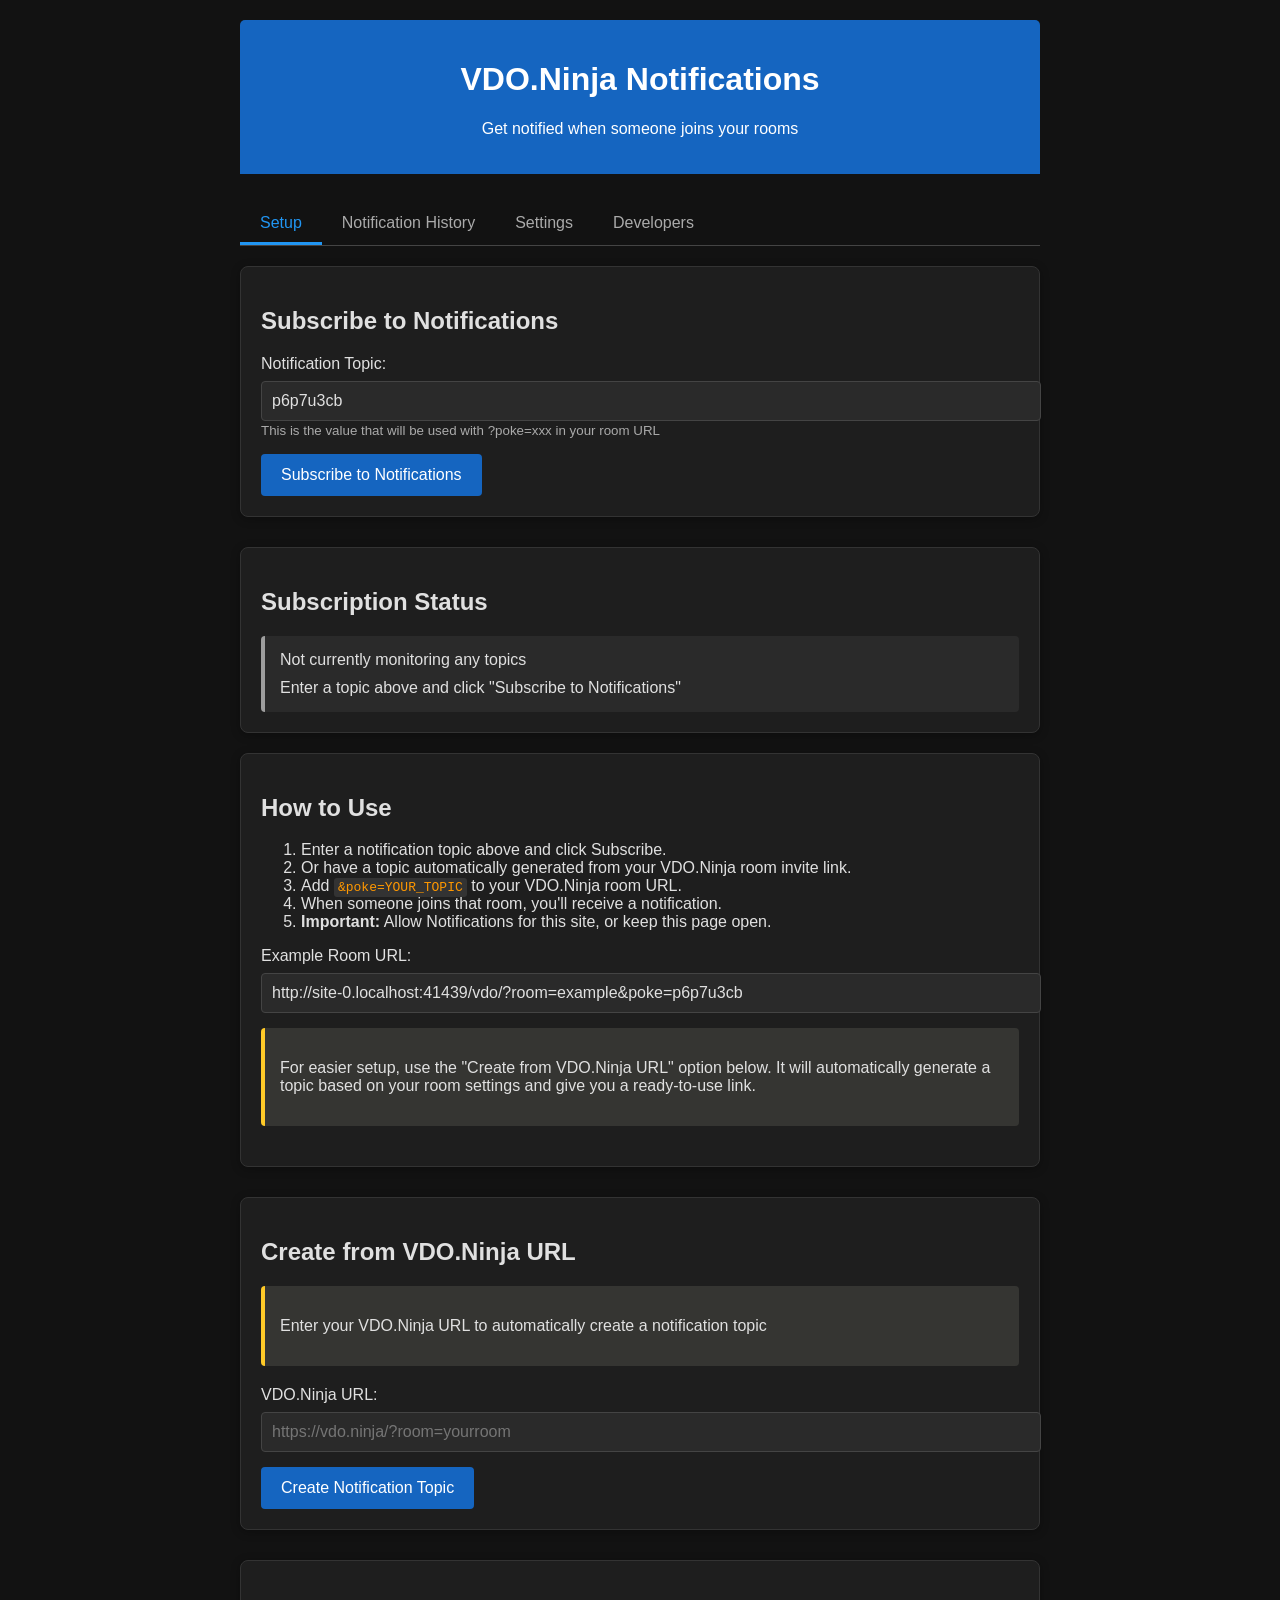
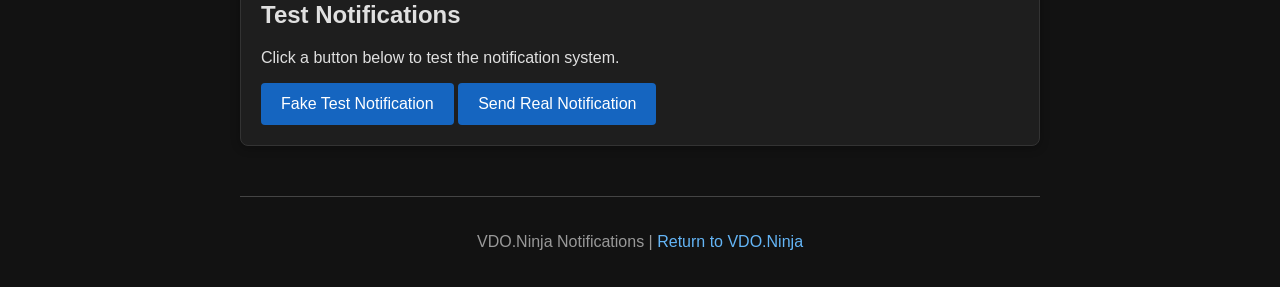
<file: vdo/notifications/index.html>
<!DOCTYPE html>
<html lang="en">
<head>
  <meta charset="UTF-8">
  <meta name="viewport" content="width=device-width, initial-scale=1.0">
  <title>VDO.Ninja Notifications</title>
  <link rel="manifest" href="manifest.json">
  <meta name="theme-color" content="#1565c0">

	<link rel="shortcut icon" href="data:image/x-icon;," type="image/x-icon" />
	<link id="favicon1" rel="icon" type="image/png" sizes="32x32" href="/notifications/media/favicon-32x32.png" />
	<link id="favicon2" rel="icon" type="image/png" sizes="16x16" href="/notifications/media/favicon-16x16.png" />
	<link id="favicon3" rel="icon" href="/notifications/media/favicon.ico" />
  
  <style>body {
  font-family: -apple-system, BlinkMacSystemFont, 'Segoe UI', Roboto, Oxygen, Ubuntu, Cantarell, 'Open Sans', 'Helvetica Neue', sans-serif;
  margin: 0;
  padding: 0;
  background-color: #121212;
  color: #e0e0e0;
}
#subscription-status-panel {
  margin-top: 20px;
  margin-bottom: 20px;
}

#subscription-status-details .status {
  display: flex;
  flex-direction: column;
  gap: 10px;
}

#subscription-status-details p {
  margin: 0;
}

#subscription-status-details .status {
  display: flex;
  flex-direction: column;
  gap: 10px;
}

#subscription-status-details p {
  margin: 0;
}

#sw-connection-status {
  font-weight: bold;
}

#sw-connection-status.connected {
  color: #4caf50;
}

#sw-connection-status.polling {
  color: #ff9800;
}

#sw-connection-status.disconnected {
  color: #f44336;
}

#unsubscribe-button {
  align-self: flex-start;
  margin-top: 5px;
}
#connection-status-display {
  font-weight: bold;
}

#connection-status-display.connected {
  color: #4caf50;
}

#connection-status-display.polling {
  color: #ff9800;
}

#connection-status-display.disconnected {
  color: #f44336;
}

#unsubscribe-button {
  align-self: flex-start;
  margin-top: 5px;
}
.container {
  max-width: 800px;
  margin: 0 auto;
  padding: 20px;
}
.tab-content {
  display: none;
}

.tab-content.active {
  display: block;
}
.header {
  background-color: #1565c0;
  color: white;
  padding: 20px;
  text-align: center;
  border-radius: 5px 5px 0 0;
  margin-bottom: 30px;
}

.notification-card {
  background-color: #1e1e1e;
  border-radius: 8px;
  box-shadow: 0 2px 10px rgba(0,0,0,0.3);
  padding: 20px;
  margin-bottom: 30px;
  border: 1px solid #333;
}

.form-group {
  margin-bottom: 15px;
}

label {
  display: block;
  margin-bottom: 8px;
  font-weight: 500;
}

input[type="text"], select {
  width: 100%;
  padding: 10px;
  border: 1px solid #444;
  border-radius: 4px;
  font-size: 16px;
  background-color: #2a2a2a;
  color: #e0e0e0;
}

small {
  color: #aaa;
}

button {
  background-color: #1565c0;
  color: white;
  border: none;
  padding: 12px 20px;
  border-radius: 4px;
  cursor: pointer;
  font-size: 16px;
  transition: background-color 0.3s;
}

button:hover {
  background-color: #0d47a1;
}

button.secondary {
  background-color: #424242;
  color: #e0e0e0;
}

button.secondary:hover {
  background-color: #616161;
}

button.danger {
  background-color: #c62828;
}

button.danger:hover {
  background-color: #b71c1c;
}

.status {
  margin-top: 20px;
  padding: 15px;
  border-radius: 4px;
}

.status.active {
  background-color: rgba(33, 150, 243, 0.15);
  border-left: 4px solid #2196F3;
}

.status.inactive {
  background-color: #2a2a2a;
  border-left: 4px solid #9e9e9e;
}

.notification-history {
  margin-top: 30px;
}

.notification-item {
  padding: 15px;
  background-color: #1e1e1e;
  border-radius: 4px;
  margin-bottom: 10px;
  box-shadow: 0 1px 3px rgba(0,0,0,0.2);
  display: flex;
  align-items: center;
  border: 1px solid #333;
}

.notification-item .time {
  color: #999;
  font-size: 14px;
  margin-top: 5px;
}

.notification-item .content {
  flex: 1;
}

.notification-item .actions {
  margin-left: 15px;
}

.notification-icon {
  margin-right: 15px;
  font-size: 24px;
}

.tabs {
  display: flex;
  margin-bottom: 20px;
  border-bottom: 1px solid #444;
}

.tab {
  padding: 10px 20px;
  cursor: pointer;
  border-bottom: 3px solid transparent;
  color: #aaa;
}

.tab.active {
  border-bottom-color: #2196F3;
  color: #2196F3;
}

.tab-content {
  display: none;
}

.tab-content.active {
  display: block;
}

.info-box {
  background-color: rgba(255, 248, 225, 0.1);
  border-left: 4px solid #ffca28;
  padding: 15px;
  margin-bottom: 20px;
  border-radius: 4px;
}

.footer {
  text-align: center;
  margin-top: 50px;
  padding-top: 20px;
  border-top: 1px solid #444;
  color: #999;
}

.status.warning {
  background-color: rgba(255, 152, 0, 0.15);
  border-left: 4px solid #ff9800;
}

@keyframes slide-in {
  from { transform: translateX(100%); opacity: 0; }
  to { transform: translateX(0); opacity: 1; }
}

/* Add animation for shake effect */
@keyframes shake {
  0% { transform: translateX(0); }
  10% { transform: translateX(-5px); }
  20% { transform: translateX(5px); }
  30% { transform: translateX(-5px); }
  40% { transform: translateX(5px); }
  50% { transform: translateX(-5px); }
  60% { transform: translateX(5px); }
  70% { transform: translateX(-5px); }
  80% { transform: translateX(5px); }
  90% { transform: translateX(-5px); }
  100% { transform: translateX(0); }
}

.shake {
  animation: shake 0.5s ease-in-out;
}

/* Add styles for the visual notification popup */
.notification-popup {
  position: fixed;
  top: 20px;
  right: 20px;
  z-index: 10000;
  width: 382px;
  max-width: calc(100% - 40px);
  box-sizing: border-box;
  background-color: #1e1e1e;
  border-radius: 8px;
  box-shadow: 0 4px 12px rgba(0,0,0,0.3);
  padding: 15px;
  border-left: 4px solid #2196F3;
  animation: slide-in 0.3s ease;
  color: #e0e0e0;
  opacity: 0.95;
  backdrop-filter: blur(4px);
  border: 1px solid #2196F3;
}

.notification-popup-header {
  display: flex;
  justify-content: space-between;
  align-items: center;
  margin-bottom: 10px;
}

.notification-popup-title {
  margin: 0;
  font-size: 18px;
  color: #2196F3;
}

.notification-popup-close {
  background: none;
  border: none;
  color: #999;
  cursor: pointer;
  font-size: 18px;
  padding: 0;
}

.notification-popup-body {
  margin-bottom: 15px;
}

.notification-popup-actions {
  display: flex;
  justify-content: flex-end;
}

.notification-popup-actions button {
  margin-left: 10px;
  padding: 8px 15px;
  font-size: 14px;
}

/* Add a pulsating glow effect to the active status */
.status.active {
  animation: pulse 2s infinite;
}

@keyframes pulse {
  0% { box-shadow: 0 0 0 0 rgba(33, 150, 243, 0.4); }
  70% { box-shadow: 0 0 0 10px rgba(33, 150, 243, 0); }
  100% { box-shadow: 0 0 0 0 rgba(33, 150, 243, 0); }
}

/* Add styles for a fullscreen flash effect */
.notification-flash {
  position: fixed;
  top: 0;
  left: 0;
  right: 0;
  bottom: 0;
  background-color: rgba(33, 150, 243, 0.2);
  z-index: 9999;
  pointer-events: none;
  animation: flash 0.5s ease-out;
}

@keyframes flash {
  0% { opacity: 0; }
  50% { opacity: 1; }
  100% { opacity: 0; }
}

code {
  background-color: #333;
  padding: 2px 4px;
  border-radius: 3px;
  color: #ff9800;
}

a {
  color: #64b5f6;
  text-decoration: none;
}

a:hover {
  text-decoration: underline;
}

/* Add highlight for new notifications in history */
.notification-item.new {
  border-left: 4px solid #2196F3;
  animation: highlight-new 2s ease;
}

@keyframes highlight-new {
  0% { background-color: rgba(33, 150, 243, 0.3); }
  100% { background-color: #1e1e1e; }
}
  </style>
</head>
<body>
  <div class="container">
    <div class="header">
      <h1>VDO.Ninja Notifications</h1>
      <p>Get notified when someone joins your rooms</p>
    </div>
    
    <div class="tabs">
      <div class="tab active" data-tab="setup">Setup</div>
      <div class="tab" data-tab="history">Notification History</div>
      <div class="tab" data-tab="settings">Settings</div>
	  <div class="tab" data-tab="developer">Developers</div>
    </div>
	<content>
		<div class="tab-content active" id="setup-tab">
		  <div class="notification-card">
			<h2>Subscribe to Notifications</h2>
			
			<div class="form-group">
			  <label for="topic-input">Notification Topic:</label>
			  <input type="text" id="topic-input" placeholder="Enter a topic name">
			  <small>This is the value that will be used with ?poke=xxx in your room URL</small>
			</div>
			
			<button id="subscribe-btn">Subscribe to Notifications</button>
			
			<div id="notification-status"></div>
		  </div>
		  
		  <div class="notification-card">
			<h2>How to Use</h2>
			<ol>
			  <li>Enter a notification topic above and click Subscribe.</li>
			  <li>Or have a topic automatically generated from your VDO.Ninja room invite link.</li>
			  <li>Add <code>&amp;poke=YOUR_TOPIC</code> to your VDO.Ninja room URL.</li>
			  <li>When someone joins that room, you'll receive a notification.</li>
			  <li><strong>Important:</strong> Allow Notifications for this site, or keep this page open.</li>
			</ol>
			
			<div class="form-group">
			  <label>Example Room URL:</label>
			  <input type="text" id="example-url" readonly>
			</div>
			
			<div class="info-box">
			  <p>For easier setup, use the "Create from VDO.Ninja URL" option below. It will automatically generate a topic based on your room settings and give you a ready-to-use link.</p>
			</div>
		  </div>
		  
		  <div class="notification-card">
		    <h2>Create from VDO.Ninja URL</h2>
			  <div class="info-box">
				<p>Enter your VDO.Ninja URL to automatically create a notification topic</p>
			  </div>
			  
			  <div class="form-group">
				<label for="vdo-url-input">VDO.Ninja URL:</label>
				<input type="text" id="vdo-url-input" placeholder="https://vdo.ninja/?room=yourroom">
			  </div>
			  
			  <button id="parse-url-btn">Create Notification Topic</button>
			  
			  <div id="parsed-url-output" style="margin-top: 15px; display: none;">
				<div class="form-group">
				  <label>Generated Topic:</label>
				  <input type="text" id="generated-topic" readonly>
				</div>
				<div class="form-group">
				  <label>Notification URL for Guests:</label>
				  <input type="text" id="notification-url" readonly>
				  <button id="copy-url-btn" class="secondary" style="margin-top: 10px;">Copy URL</button>
				</div>
				<button id="use-generated-topic" style="margin-top: 10px;">Use This Topic</button>
			  </div>
		  </div>
		  
		  <div class="notification-card">
			  <h2>Test Notifications</h2>
			  <p>Click a button below to test the notification system.</p>
			  <button id="fake-notification-btn">Fake Test Notification</button> <button id="test-notification-btn">Send Real Notification</button> 
			</div>
		</div>
		
		<div class="tab-content" id="history-tab">
		  <div class="notification-card">
			<h2>Recent Notifications</h2>
			<div id="notification-history">
			  <p>No notifications yet.</p>
			</div>
		  </div>
		</div>
		
		<div class="tab-content" id="settings-tab">
		  <div class="notification-card">
			<h2>Notification Settings</h2>
			
			<div class="form-group">
			  <label for="notification-sound">Notification Sound:</label>
			  <select id="notification-sound">
				<option value="default">Default Sound</option>
				<option value="chime">Chime</option>
				<option value="bell">Bell</option>
				<option value="none">No Sound</option>
			  </select>
			</div>
			
			<div class="form-group">
			  <label>
				<input type="checkbox" id="desktop-notifications" checked>
				Enable Desktop Notifications
			  </label>
			</div>
			
			<button id="clear-history" class="secondary">Clear Notification History</button>
			<button id="unsubscribe-all" class="danger">Unsubscribe from All Topics</button>
		  </div>
		</div>
		
		
		<div class="tab-content" id="developer-tab">
			<div class="notification-card">
			  <h2>Developer Integration</h2>
			  <p>Learn how to integrate with the VDO.Ninja notification system using Server-Sent Events (SSE).</p>
			  
			  <div class="info-box">
				<p>This API allows developers to subscribe to room join events programmatically using SSE.</p>
			  </div>
			  
			  <h3>SSE Endpoint</h3>
			  <div class="form-group">
				<label>Base URL:</label>
				<input type="text" value="https://notify.vdo.ninja" readonly>
			  </div>
			  
			  <h3>Connection Example</h3>
			  <pre style="background-color: #2a2a2a; padding: 15px; border-radius: 4px; overflow: auto;">
		// Basic SSE connection
		const topic = "your_notification_topic";
		const evtSource = new EventSource(\`https://notify.vdo.ninja/events?topic=\${topic}\`);

		// Handle connection
		evtSource.addEventListener('connect', (event) => {
		  console.log('Connected to notification service', JSON.parse(event.data));
		});

		// Listen for notifications
		evtSource.addEventListener('notification', (event) => {
		  const notification = JSON.parse(event.data);
		  console.log('New notification received:', notification);
		  // Handle notification - show alert, update UI, etc.
		});

		// Handle errors and reconnection
		evtSource.onerror = (error) => {
		  console.error('SSE connection error:', error);
		  
		  // Implement reconnection logic here
		  if (evtSource.readyState === EventSource.CLOSED) {
			// Connection closed, try to reconnect
			setTimeout(() => {
			  // Reconnect logic
			}, 2000);
		  }
		};

		// To disconnect
		function disconnect() {
		  if (evtSource) {
			evtSource.close();
			evtSource = null;
		  }
		}</pre>
			  
			  <h3>Fallback Polling</h3>
			  <p>For browsers that don't support SSE or in cases where long-lived connections are problematic:</p>
			  
			  <pre style="background-color: #2a2a2a; padding: 15px; border-radius: 4px; overflow: auto;">
		// Polling fallback example
		async function pollForNotifications(topic, lastPollTime) {
		  try {
			const response = await fetch(
			  \`https://notify.vdo.ninja/poll?topic=\${topic}&since=\${lastPollTime}\`
			);
			const data = await response.json();
			
			if (data.error) {
			  console.error('Error during polling:', data.error);
			} else if (data.notifications && data.notifications.length > 0) {
			  data.notifications.forEach(notification => {
				console.log('New notification:', notification);
				// Handle notification
			  });
			}
			
			return Date.now(); // Return current time for next poll
		  } catch (error) {
			console.error('Error during fallback polling:', error);
			return lastPollTime; // Keep the same lastPollTime on error
		  }
		}

		// Start polling every minute
		let lastPollTime = Date.now();
		const pollingInterval = setInterval(async () => {
		  lastPollTime = await pollForNotifications('your_topic', lastPollTime);
		}, 60000);</pre>
			  
			  <h3>Best Practices</h3>
			  <ul style="margin-left: 20px; line-height: 1.6;">
				<li><strong>Exponential Backoff:</strong> Implement exponential backoff for reconnection attempts to avoid overwhelming the server.</li>
				<li><strong>Fallback Mechanism:</strong> Always provide a polling fallback for browsers that don't support SSE.</li>
				<li><strong>Topic Security:</strong> Use a secure hash function to generate topics from sensitive room data.</li>
				<li><strong>Error Handling:</strong> Properly handle network errors and reconnection scenarios.</li>
				<li><strong>Offline Detection:</strong> Detect when the client goes offline and handle reconnection appropriately when back online.</li>
				<li><strong>Testing:</strong> Periodically test the connection to ensure it's still alive, as some proxies might silently kill long-lived connections.</li>
			  </ul>
			  
			  <h3>API Reference</h3>
			  <table style="width: 100%; border-collapse: collapse; margin-top: 15px;">
				<tr style="background-color: #333; text-align: left;">
				  <th style="padding: 10px;">Endpoint</th>
				  <th style="padding: 10px;">Description</th>
				</tr>
				<tr style="border-bottom: 1px solid #444;">
				  <td style="padding: 10px;"><code>/events?topic={topic}</code></td>
				  <td style="padding: 10px;">SSE endpoint for real-time notifications</td>
				</tr>
				<tr style="border-bottom: 1px solid #444;">
				  <td style="padding: 10px;"><code>/poll?topic={topic}&since={timestamp}</code></td>
				  <td style="padding: 10px;">Polling endpoint for fetching notifications since a timestamp</td>
				</tr>
				<tr>
				  <td style="padding: 10px;"><code>/?notify={topic}&message={message}</code></td>
				  <td style="padding: 10px;">Send a notification to a topic</td>
				</tr>
			  </table>
			  
			  <div class="info-box" style="margin-top: 20px;">
				<h4 style="margin-top: 0;">Complete Integration</h4>
				<p>For a complete integration example, check out the <code>NotificationManager</code> class in the source code of this page.</p>
			  </div>
			</div>
		</div>
    </content>


	<div class="footer">
	  <p>VDO.Ninja Notifications | <a href="https://vdo.ninja" target="_blank">Return to VDO.Ninja</a></p>
	</div>
  </div>
  
  <script src="notifications.js?v=36"></script>
  <script src="app.js?v=32"></script>
</body>
</html>
</file>
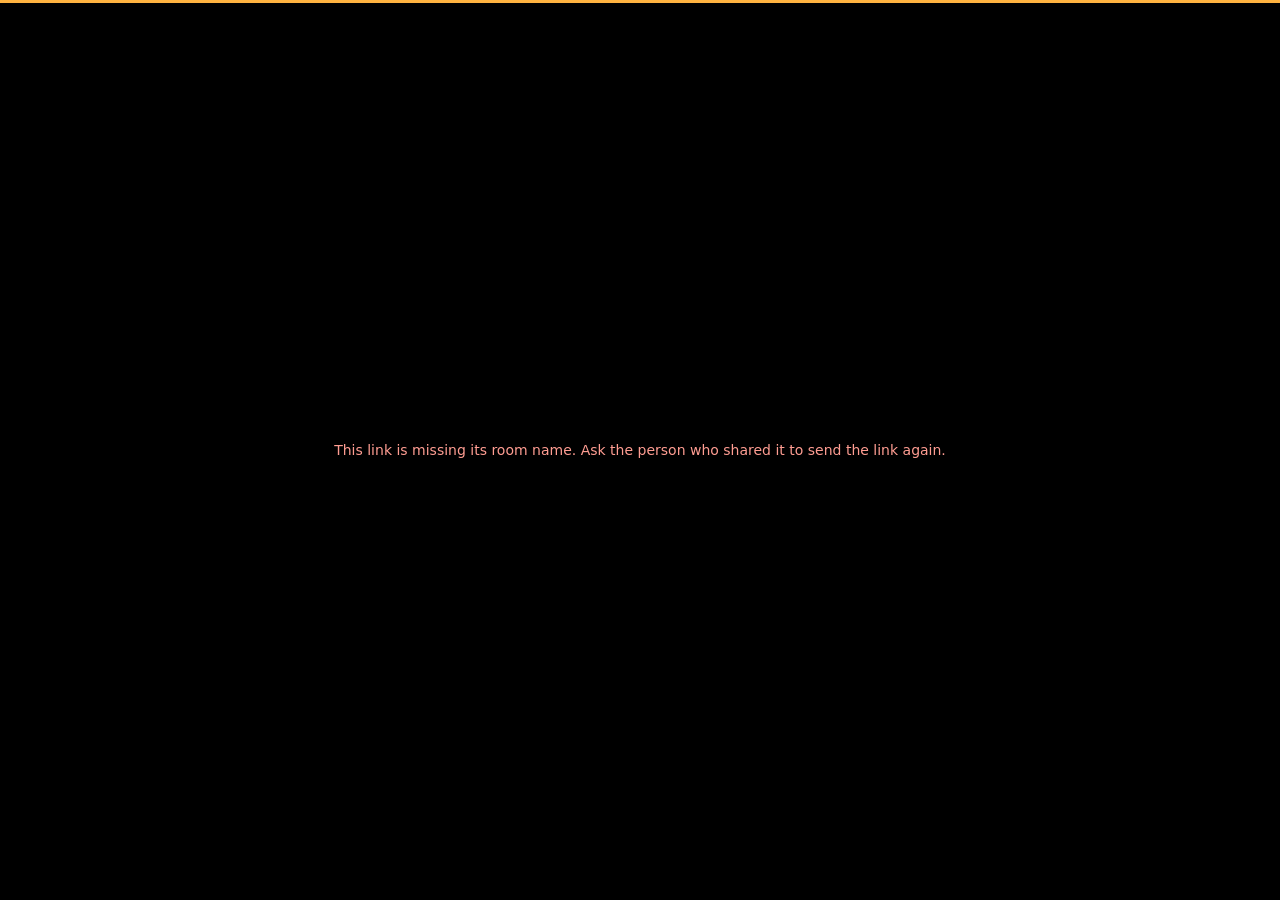
<file: embed.html>
<!doctype html>
<html lang="en" data-theme="dark"><head><meta charset="utf-8">
<meta name="viewport" content="width=device-width,initial-scale=1">
<title>Live player · Tonix Lab</title>
<style>
:root{--amber:#ffb340}
html,body{margin:0;height:100%;background:#000}
body{border-top:3px solid var(--amber);box-sizing:border-box}
#player{position:fixed;inset:3px 0 0 0}
#player iframe{width:100%;height:100%;border:0;display:block}
#msg{position:fixed;inset:0;display:grid;place-items:center;padding:16px;margin:0;color:#ff9d92;font:14px system-ui,sans-serif;text-align:center}
</style>
</head><body>
<div id="player"></div>
<p id="msg" hidden></p>
<span id="ttl" hidden></span>
<script src="vdo.js"></script>
<script src="player.js"></script>
<script src="watch.js"></script>
</body></html>
</file>
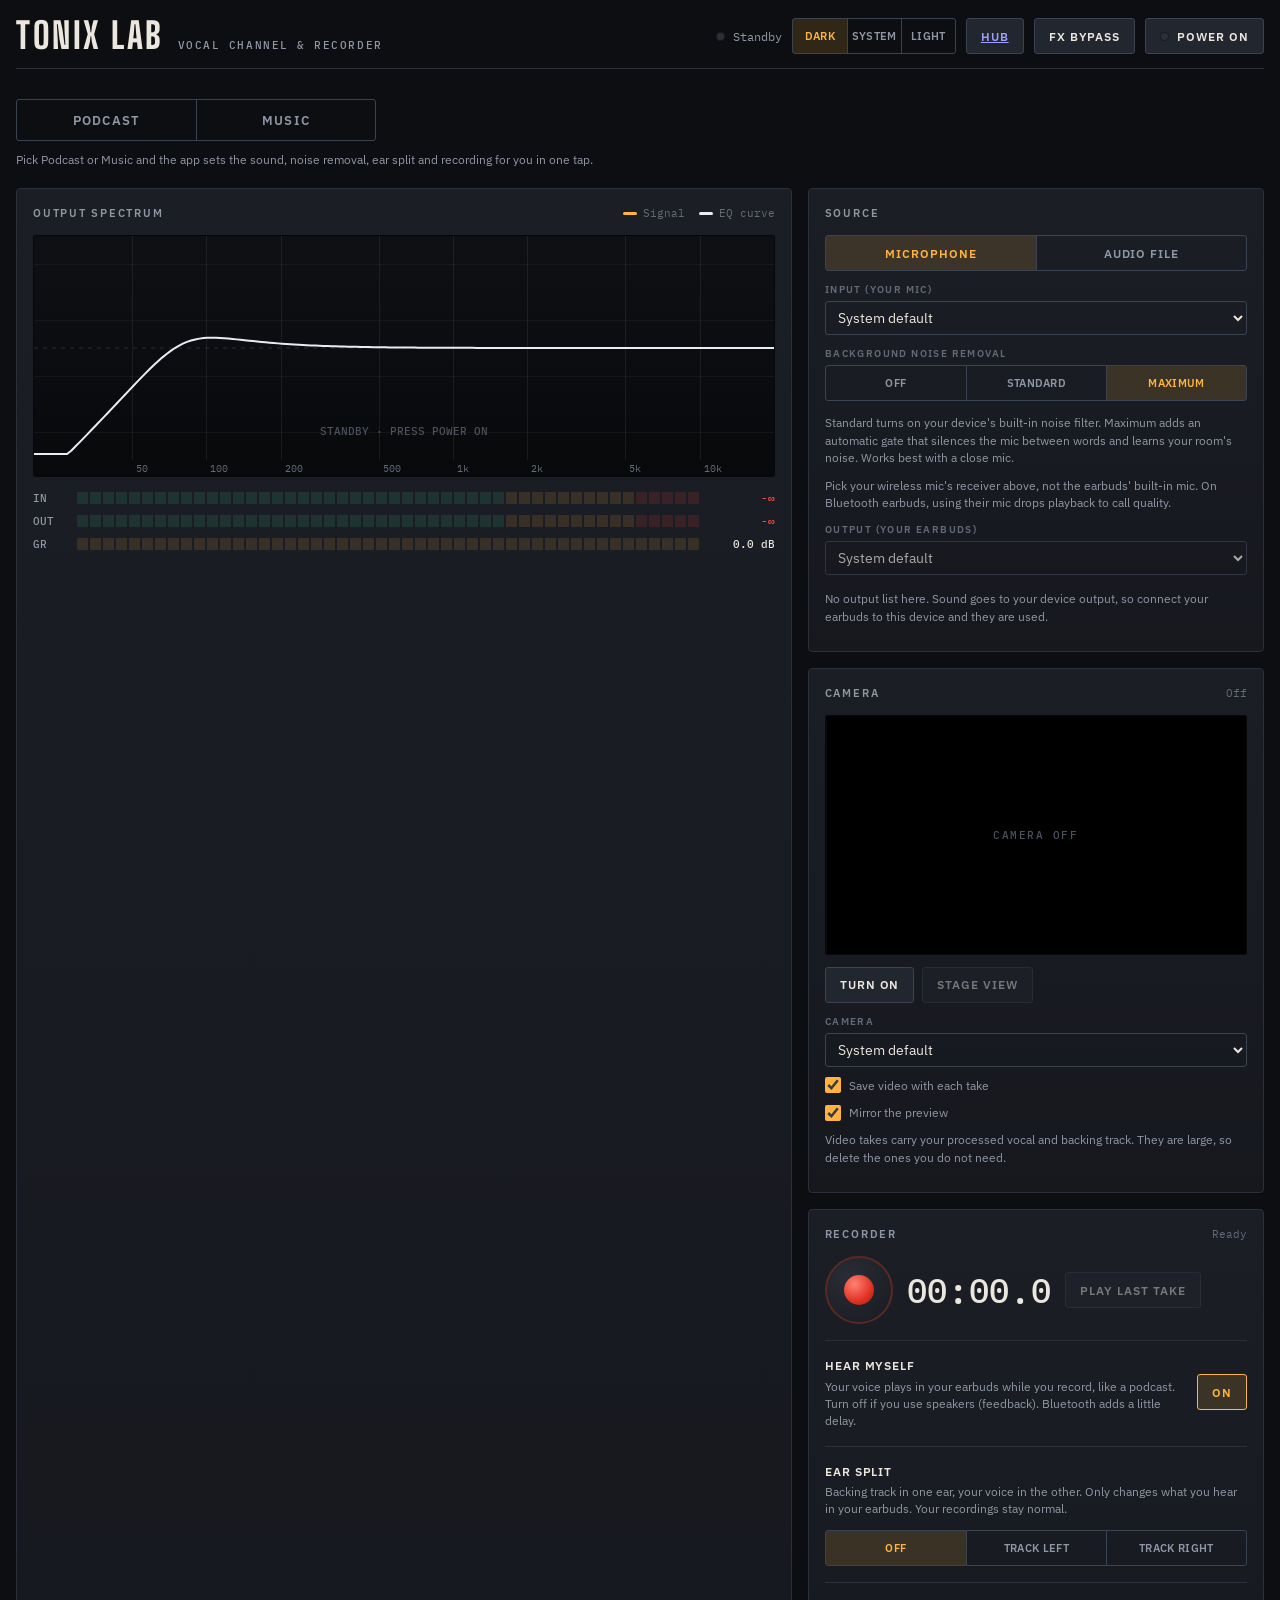
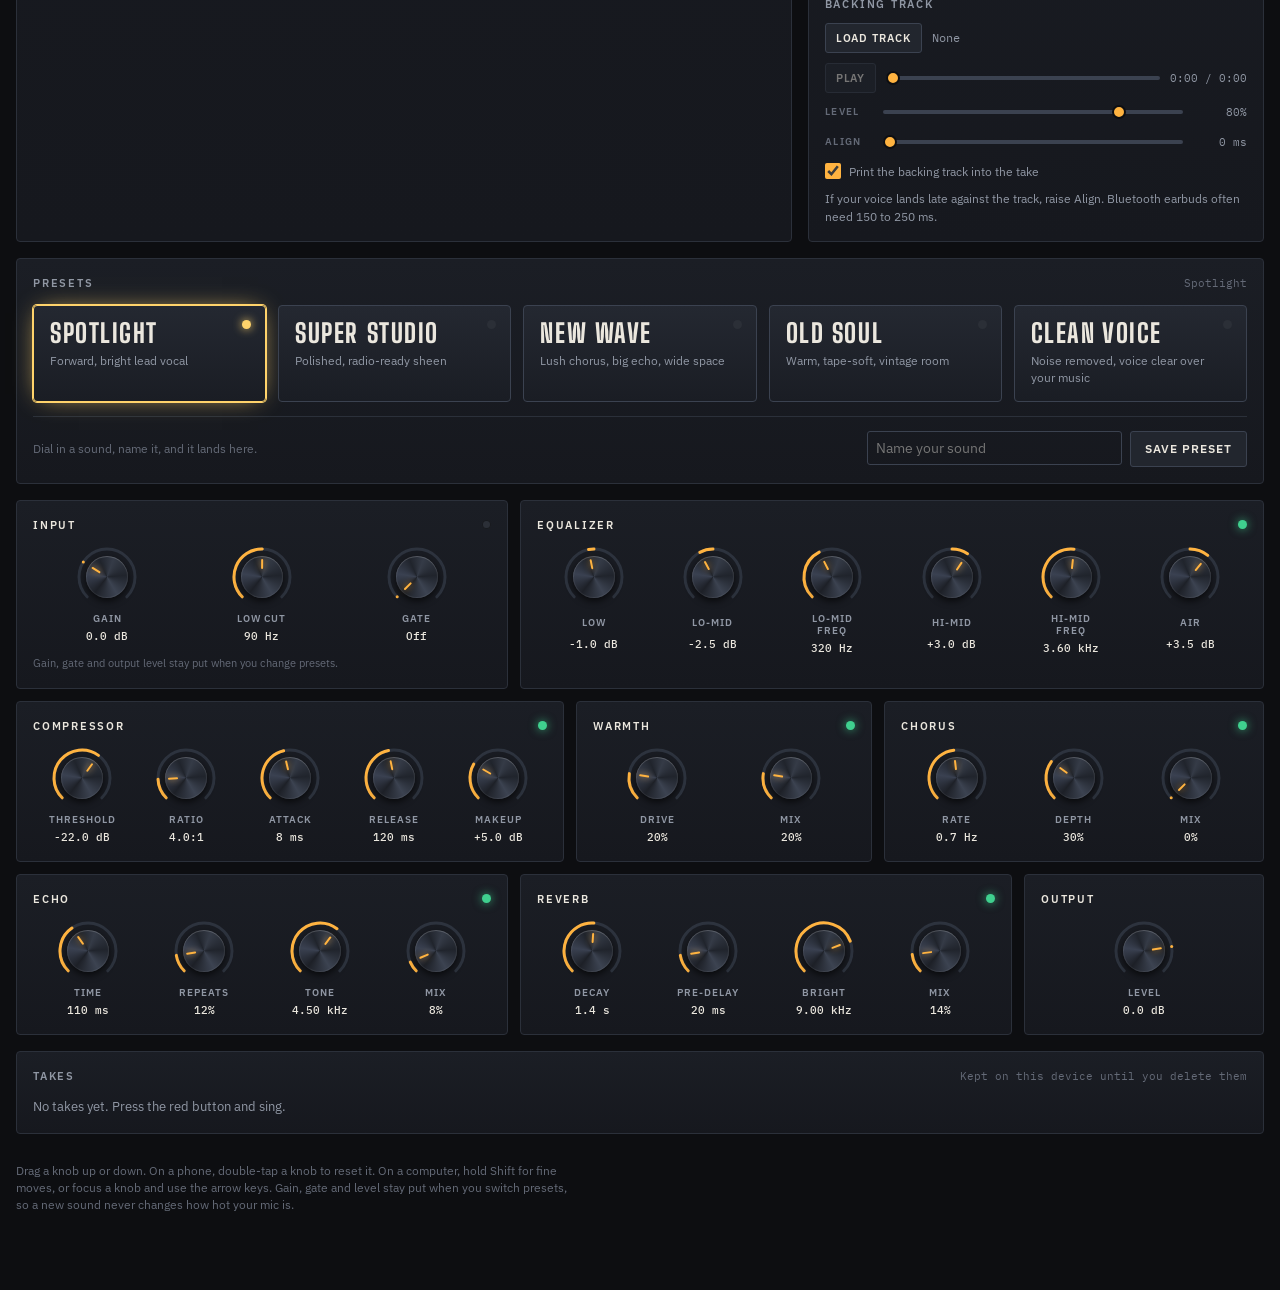
<file: studio.html>
<!doctype html>
<html lang="en"><head><meta charset="utf-8"><meta name="viewport" content="width=device-width,initial-scale=1,viewport-fit=cover">
<meta name="theme-color" content="#0d0e11">
<meta name="mobile-web-app-capable" content="yes">
<meta name="apple-mobile-web-app-capable" content="yes">
<meta name="apple-mobile-web-app-status-bar-style" content="black-translucent">
<meta name="apple-mobile-web-app-title" content="Tonix Lab">
<link rel="manifest" href="manifest.webmanifest">
<link rel="icon" type="image/png" href="icon-192.png">
<link rel="apple-touch-icon" href="apple-touch-icon.png">
<title>Tonix Lab</title>
<meta name="claude:viewport-fit-sides" content="cover">
<link rel="preconnect" href="https://fonts.googleapis.com">
<link rel="preconnect" href="https://fonts.gstatic.com" crossorigin>
<link rel="stylesheet" href="https://fonts.googleapis.com/css2?family=Big+Shoulders+Display:wght@700;800&family=IBM+Plex+Mono:wght@400;500&family=IBM+Plex+Sans:wght@400;500;600&display=swap">
<style>
/* Layout concept: a single vocal channel strip laid out like a rack.
   Spectrum + meters on the left, source and recorder on the right,
   then presets, the module rack, and the takes shelf.
   Deliberately one dark look: a console is never viewed in daylight mode. */
:root{
  --ink:#0d0e11;
  --panel:#1a1d23;
  --panel-2:#22262e;
  --line:#2b303a;
  --line-hi:#3b4250;
  --text:#ebe7de;
  --mute:#9097a4;
  --faint:#646a77;
  --amber:#ffb340;
  --amber-soft:rgba(255,179,64,.15);
  --rec:#ff4a3a;
  --go:#3fcf8e;
  --panel-top:#1b1e25;--panel-bot:#16181e;--field-bg:var(--field-bg);--hover:var(--hover);--hover-bg:var(--hover-bg);
  --led-off:#2b2f37;--pad-top:#242831;--pad-bot:#1a1d24;--take-bg:var(--ink);--warn:#ffd08a;--err:#ff9d92;--sw-eq:#e9ecf3;
  --f-display:"Big Shoulders Display","Arial Narrow",Impact,sans-serif;
  --f-body:"IBM Plex Sans",system-ui,-apple-system,"Segoe UI",Roboto,sans-serif;
  --f-mono:"IBM Plex Mono",ui-monospace,Menlo,Consolas,monospace;
  color-scheme:dark;
}
html[data-theme="light"]{--ink:#f3f1ec;--panel:#ffffff;--panel-2:#f4f2ee;--line:#dcd7cd;--line-hi:#c4beb1;--text:#1d1f24;--mute:#5b616d;--faint:#7d838f;--amber:#b86a00;--amber-soft:rgba(184,106,0,.12);--rec:#d6382a;--go:#17965f;
  --panel-top:#ffffff;--panel-bot:#fbfaf7;--field-bg:#ffffff;--hover:#9a9385;--hover-bg:#ece9e2;
  --led-off:#cfc9bd;--pad-top:#ffffff;--pad-bot:#f7f5f0;--take-bg:#fbfaf7;--warn:#8a5a00;--err:#b3261e;--sw-eq:#1d1f24;color-scheme:light;}
@media (prefers-color-scheme: light){html[data-theme="system"]{--ink:#f3f1ec;--panel:#ffffff;--panel-2:#f4f2ee;--line:#dcd7cd;--line-hi:#c4beb1;--text:#1d1f24;--mute:#5b616d;--faint:#7d838f;--amber:#b86a00;--amber-soft:rgba(184,106,0,.12);--rec:#d6382a;--go:#17965f;
  --panel-top:#ffffff;--panel-bot:#fbfaf7;--field-bg:#ffffff;--hover:#9a9385;--hover-bg:#ece9e2;
  --led-off:#cfc9bd;--pad-top:#ffffff;--pad-bot:#f7f5f0;--take-bg:#fbfaf7;--warn:#8a5a00;--err:#b3261e;--sw-eq:#1d1f24;color-scheme:light;}}
html[data-theme="system"]{--amber:#5aa9ff;--amber-soft:rgba(90,169,255,.15);}
@media (prefers-color-scheme: light){html[data-theme="system"]{--amber:#1f6fd6;--amber-soft:rgba(31,111,214,.12);}}
*{box-sizing:border-box}
html,body{margin:0;background:var(--ink);color:var(--text)}
html{-webkit-text-size-adjust:100%;text-size-adjust:100%;overscroll-behavior-y:contain}
body{overscroll-behavior-y:contain;-webkit-tap-highlight-color:transparent}
body{font:14px/1.45 var(--f-body);-webkit-font-smoothing:antialiased}
button,select,input{font:inherit;color:inherit}
button,.btn,.pad,.seg button{cursor:pointer;touch-action:manipulation;-webkit-user-select:none;user-select:none;-webkit-touch-callout:none}
button:disabled{cursor:not-allowed;opacity:.45}
:focus-visible{outline:2px solid var(--amber);outline-offset:2px}
[hidden]{display:none!important}
.sr{position:absolute;width:1px;height:1px;overflow:hidden;clip:rect(0 0 0 0);white-space:nowrap}

.shell{max-width:1280px;margin:0 auto;display:grid;gap:16px;
  padding-block:18px 64px;
  padding-left:max(16px,env(safe-area-inset-left,0px));
  padding-right:max(16px,env(safe-area-inset-right,0px))}

/* header */
.top{display:flex;flex-wrap:wrap;align-items:center;justify-content:space-between;gap:12px 24px;padding-bottom:14px;border-bottom:1px solid var(--line)}
.brand{display:flex;align-items:baseline;gap:14px;flex-wrap:wrap;min-width:0}
.brand h1{margin:0;font:800 36px/1 var(--f-display);letter-spacing:.07em;text-transform:uppercase}
.brand small{font:500 11px var(--f-mono);letter-spacing:.14em;color:var(--mute);text-transform:uppercase}
.top-r{display:flex;align-items:center;gap:10px;flex-wrap:wrap}
.status{display:flex;align-items:center;gap:8px;font:400 12px var(--f-mono);color:var(--mute);min-width:0}
.led{display:inline-block;width:9px;height:9px;border-radius:50%;background:var(--led-off);box-shadow:inset 0 0 0 1px rgba(0,0,0,.45);flex:none}
.led.on{background:var(--go);box-shadow:0 0 8px 1px rgba(63,207,142,.55)}
.led.amber.on{background:var(--amber);box-shadow:0 0 8px 1px rgba(255,179,64,.55)}
.led.err{background:var(--rec);box-shadow:0 0 8px 1px rgba(255,74,58,.55)}

.btn{display:inline-flex;align-items:center;justify-content:center;gap:8px;height:36px;padding:0 14px;border:1px solid var(--line-hi);background:var(--panel-2);border-radius:3px;font:600 12px var(--f-body);letter-spacing:.08em;text-transform:uppercase;white-space:nowrap}
.btn:hover:not(:disabled){border-color:var(--hover);background:var(--hover-bg)}
.btn.sm{height:30px;padding:0 10px;font-size:11px}
.btn[aria-pressed="true"]{background:var(--amber-soft);border-color:var(--amber);color:var(--amber)}
.btn.power[aria-pressed="true"]{background:rgba(63,207,142,.13);border-color:var(--go);color:var(--go)}
.btn.ghost{background:transparent}
.file-btn{position:relative}
.file-btn:focus-within{outline:2px solid var(--amber);outline-offset:2px}

/* panels */
.panel{background:linear-gradient(180deg,var(--panel-top),var(--panel-bot));border:1px solid var(--line);border-radius:4px;padding:14px 16px 16px;min-width:0}
.ph{display:flex;align-items:center;justify-content:space-between;gap:10px;margin:0 0 12px;min-height:20px}
.ph h2{margin:0;font:600 11px var(--f-body);letter-spacing:.16em;text-transform:uppercase;color:var(--mute)}
.rstate{font:400 11px var(--f-mono);color:var(--faint);text-align:right}
.legend{display:flex;align-items:center;gap:6px;font:400 11px var(--f-mono);color:var(--faint)}
.sw{display:inline-block;width:14px;height:3px;border-radius:2px}
.sw-spec{background:var(--amber)}
.sw-eq{background:var(--sw-eq);margin-left:8px}

.deck{display:grid;gap:16px;grid-template-columns:minmax(0,1.7fr) minmax(300px,1fr)}
.side{display:grid;gap:16px;align-content:start;min-width:0}
@media (max-width:960px){.deck{grid-template-columns:minmax(0,1fr)}}

/* display */
.scope-wrap{border:1px solid #07080a;background:#08090b;border-radius:2px;box-shadow:inset 0 0 0 1px #1e222a}
canvas.scope{display:block;width:100%;height:240px}
.meters{display:grid;gap:9px;margin-top:14px}
.m-row{display:grid;grid-template-columns:34px minmax(0,1fr) 66px;align-items:center;gap:10px;font:500 11px var(--f-mono);color:var(--mute)}
.m-row canvas{display:block;width:100%;height:12px}
.m-val{text-align:right;font-variant-numeric:tabular-nums;color:var(--text)}
.m-val.hot{color:var(--rec)}

/* source + recorder */
.seg{display:grid;grid-template-columns:1fr 1fr;border:1px solid var(--line-hi);border-radius:3px;overflow:hidden}
.seg button{border:0;background:transparent;height:34px;font:600 12px var(--f-body);letter-spacing:.08em;text-transform:uppercase;color:var(--mute)}
.seg button+button{border-left:1px solid var(--line-hi)}
.seg3{grid-template-columns:repeat(3,minmax(0,1fr))}.seg3 button{font-size:11px;letter-spacing:.03em;padding:0 4px;min-width:0}
#splitRow{flex-wrap:wrap}#splitRow .seg{width:100%}
.seg button[aria-pressed="true"]{background:var(--amber-soft);color:var(--amber)}
.field{display:grid;gap:5px;margin-top:12px}
.field label,.mini label{font:600 10px var(--f-body);letter-spacing:.14em;text-transform:uppercase;color:var(--faint)}
select,input[type=text]{height:34px;width:100%;background:var(--field-bg);border:1px solid var(--line-hi);border-radius:3px;padding:0 8px;min-width:0}
.note{margin:10px 0 0;font-size:12px;color:var(--mute)}
.note.warn{color:var(--warn)}
.note.err{color:var(--err)}
.file-row{display:flex;align-items:center;gap:10px;margin-top:12px;min-width:0}
.fname{font:400 12px var(--f-mono);color:var(--mute);overflow:hidden;text-overflow:ellipsis;white-space:nowrap;min-width:0}
.player{display:grid;grid-template-columns:auto minmax(0,1fr) auto;align-items:center;gap:10px;margin-top:10px}
.tm{font:400 11px var(--f-mono);color:var(--mute);font-variant-numeric:tabular-nums;white-space:nowrap}

input[type=range]{-webkit-appearance:none;appearance:none;height:22px;background:transparent;width:100%;min-width:0;margin:0}
input[type=range]::-webkit-slider-runnable-track{height:4px;background:var(--line-hi);border-radius:2px}
input[type=range]::-moz-range-track{height:4px;background:var(--line-hi);border-radius:2px}
input[type=range]::-webkit-slider-thumb{-webkit-appearance:none;width:14px;height:14px;margin-top:-5px;border-radius:50%;background:var(--amber);border:2px solid var(--ink)}
input[type=range]::-moz-range-thumb{width:10px;height:10px;border-radius:50%;background:var(--amber);border:2px solid var(--ink)}

.rec-row{display:flex;align-items:center;gap:14px;flex-wrap:wrap}
.rec-btn{flex:none;width:68px;height:68px;border-radius:50%;border:2px solid #5b2923;background:radial-gradient(circle at 35% 30%,#2a2d35,#171a20);display:grid;place-items:center;padding:0}
.rec-btn i{display:block;width:30px;height:30px;border-radius:50%;background:radial-gradient(circle at 35% 30%,#ff8274,#e03324 60%,#9b1f15);transition:border-radius .15s,width .15s,height .15s}
.rec-btn[aria-pressed="true"]{border-color:var(--rec)}
.rec-btn[aria-pressed="true"] i{border-radius:3px;width:24px;height:24px;animation:pulse 1.1s ease-in-out infinite}
@keyframes pulse{50%{opacity:.55}}
@media (prefers-reduced-motion:reduce){.rec-btn[aria-pressed="true"] i{animation:none}}
.timer{font:500 34px/1 var(--f-mono);font-variant-numeric:tabular-nums;letter-spacing:.02em}
.tgl-row{display:flex;align-items:center;justify-content:space-between;gap:12px;margin-top:16px;padding-top:14px;border-top:1px solid var(--line)}
.tgl-row b{font:600 12px var(--f-body);letter-spacing:.08em;text-transform:uppercase}
.sub{margin-top:16px;padding-top:14px;border-top:1px solid var(--line)}
.sub-h{font:600 11px var(--f-body);letter-spacing:.16em;text-transform:uppercase;color:var(--mute)}
.mini{display:grid;grid-template-columns:48px minmax(0,1fr) 54px;align-items:center;gap:10px;margin-top:8px}
.mini span{font:400 11px var(--f-mono);color:var(--mute);text-align:right;font-variant-numeric:tabular-nums}
.chk{display:flex;align-items:center;gap:8px;margin-top:10px;font-size:12px;color:var(--mute)}
.chk input{accent-color:var(--amber);width:16px;height:16px;margin:0}

/* presets */
.pads{display:grid;grid-template-columns:repeat(5,minmax(0,1fr));gap:12px}
@media (max-width:1000px){.pads{grid-template-columns:repeat(3,minmax(0,1fr))}}
@media (max-width:820px){.pads{grid-template-columns:repeat(2,minmax(0,1fr))}.pad:last-child:nth-child(odd){grid-column:1/-1}}
.pad{position:relative;text-align:left;padding:14px 16px;background:linear-gradient(180deg,var(--pad-top),var(--pad-bot));border:1px solid var(--line-hi);border-radius:4px;display:grid;gap:6px;align-content:start;min-height:96px;min-width:0}
.pad:hover{border-color:var(--hover)}
.pad .nm{font:800 26px/1 var(--f-display);letter-spacing:.06em;text-transform:uppercase;overflow-wrap:anywhere;padding-right:18px}
.pad .ds{font-size:12px;color:var(--mute)}
.pad .pl{position:absolute;top:14px;right:14px;width:9px;height:9px;border-radius:50%;background:var(--led-off)}
.pad[aria-pressed="true"]{border-color:var(--pc);box-shadow:0 0 0 1px var(--pc),0 0 24px -8px var(--pc)}
.pad[aria-pressed="true"] .pl{background:var(--pc);box-shadow:0 0 10px var(--pc)}
.mine{display:flex;flex-wrap:wrap;align-items:center;justify-content:space-between;gap:12px 20px;margin-top:14px;padding-top:14px;border-top:1px solid var(--line)}
.chips{display:flex;flex-wrap:wrap;gap:8px;min-width:0;flex:1 1 260px}
.chips .none{font-size:12px;color:var(--faint)}
.chipwrap{display:inline-flex;border:1px solid var(--line-hi);border-radius:3px;overflow:hidden;background:var(--panel-2)}
.chipwrap button{border:0;background:transparent;height:30px;padding:0 10px;font:500 12px var(--f-body)}
.chipwrap .pick[aria-pressed="true"]{background:var(--amber-soft);color:var(--amber)}
.chipwrap .del{border-left:1px solid var(--line-hi);color:var(--mute);font-size:11px;letter-spacing:.06em}
.chipwrap .del:hover{color:var(--rec)}
.save{display:flex;gap:8px;flex:0 1 380px;min-width:0}
.save input{flex:1 1 auto}

/* rack */
.rack{display:flex;flex-wrap:wrap;gap:12px}
.mod{flex:1 1 calc(var(--n)*84px + 36px);display:flex;flex-direction:column}
.mod .ph{margin-bottom:10px}
.mod .ph h2{color:var(--text)}
.mtog{background:transparent;border:0;padding:6px;margin:-6px;border-radius:50%;display:inline-flex}
.mod.off .knobs{opacity:.38}
.knobs{display:flex;flex-wrap:wrap;justify-content:space-around;gap:14px 6px;transition:opacity .15s}
.cap-note{margin:12px 0 0;font-size:11px;color:var(--faint)}
.knob{width:72px;display:grid;justify-items:center;gap:4px}
.dial{position:relative;width:64px;height:64px;border-radius:50%;touch-action:none;cursor:ns-resize;user-select:none;-webkit-user-select:none}
.dial svg{position:absolute;top:0;right:0;bottom:0;left:0;width:100%;height:100%;overflow:visible}
.cap{position:absolute;top:11px;right:11px;bottom:11px;left:11px;border-radius:50%;
  background:conic-gradient(from 20deg,#353b47,#20242c 18%,#3c4351 36%,#1d2027 55%,#3a4151 72%,#20242c 88%,#353b47);
  box-shadow:0 3px 7px rgba(0,0,0,.65),inset 0 0 0 1px rgba(255,255,255,.07),inset 0 1px 0 rgba(255,255,255,.13)}
.ptr-wrap{position:absolute;top:11px;right:11px;bottom:11px;left:11px;pointer-events:none}
.ptr{position:absolute;left:50%;top:3px;width:2px;height:10px;margin-left:-1px;background:var(--amber);border-radius:1px;box-shadow:0 0 6px rgba(255,179,64,.75)}
.k-label{font:600 10px var(--f-body);letter-spacing:.1em;text-transform:uppercase;color:var(--mute);text-align:center;line-height:1.2}
.k-val{font:500 11px var(--f-mono);font-variant-numeric:tabular-nums;min-height:15px;text-align:center}

/* takes */
.takes{display:grid;gap:10px}
.take{display:grid;grid-template-columns:auto minmax(120px,200px) minmax(0,1fr) auto;align-items:center;gap:12px;padding:10px 12px;background:var(--take-bg);border:1px solid var(--line);border-radius:3px}
@media (max-width:760px){.take{grid-template-columns:auto minmax(0,1fr)}.take .wave,.take .take-acts{grid-column:1/-1}}
.take-meta{display:grid;gap:2px;min-width:0}
.take-name{height:28px;padding:0 6px;background:transparent;border:1px solid transparent;border-radius:3px;font:600 13px var(--f-body);width:100%;min-width:0}
.take-name:hover,.take-name:focus{border-color:var(--line-hi);background:var(--field-bg)}
.take-info{font:400 11px var(--f-mono);color:var(--faint);padding-left:7px}
.wave{position:relative;height:36px;background:#0c0d10;border-radius:2px;overflow:hidden;cursor:pointer;min-width:0}
.wave canvas{position:absolute;top:0;right:0;bottom:0;left:0;width:100%;height:100%}
.wave .prog{position:absolute;left:0;top:0;bottom:0;width:var(--p,0%);background:rgba(255,179,64,.16);border-right:1px solid var(--amber)}
.take-acts{display:flex;gap:8px;flex-wrap:wrap}
.empty{margin:0;font-size:13px;color:var(--mute)}

.cam-view{position:relative;height:0;padding-top:56.25%;max-width:100%;background:#08090b;border:1px solid #07080a;border-radius:2px;overflow:hidden;box-shadow:inset 0 0 0 1px #1e222a}
.cam-view video{position:absolute;top:0;right:0;bottom:0;left:0;width:100%;height:100%;object-fit:cover;background:#000}
.cam-off{position:absolute;top:0;right:0;bottom:0;left:0;display:grid;place-items:center;font:500 11px var(--f-mono);letter-spacing:.14em;text-transform:uppercase;color:#4b515d;text-align:center;padding:0 12px}
.cam-ctl{display:flex;flex-wrap:wrap;gap:8px;margin-top:12px}
.stage{position:fixed;top:0;right:0;bottom:0;left:0;z-index:30;background:#000}
.stage video{position:absolute;top:0;right:0;bottom:0;left:0;width:100%;height:100%;object-fit:contain;background:#000}
.stage-top,.stage-bot{position:absolute;left:0;right:0;
  padding-left:max(16px,env(safe-area-inset-left,0px));padding-right:max(16px,env(safe-area-inset-right,0px))}
.stage-top{top:0;display:flex;align-items:center;justify-content:space-between;gap:12px;padding-top:calc(14px + env(safe-area-inset-top,0px));padding-bottom:30px;background:linear-gradient(180deg,rgba(0,0,0,.65),transparent)}
.stage-bot{bottom:0;display:grid;grid-template-columns:auto minmax(0,1fr) auto;align-items:center;gap:16px;padding-top:40px;padding-bottom:calc(16px + env(safe-area-inset-bottom,0px));background:linear-gradient(0deg,rgba(0,0,0,.72),transparent)}
.stage-name{font:800 24px/1 var(--f-display);letter-spacing:.08em;text-transform:uppercase;min-width:0}
.stage-timer{font:500 20px var(--f-mono);font-variant-numeric:tabular-nums}
.stage canvas{display:block;width:100%;height:12px}
.stage .rec-btn{width:56px;height:56px}
.modal{position:fixed;top:0;right:0;bottom:0;left:0;z-index:40;background:rgba(5,6,8,.9);display:grid;place-items:center;
  padding:16px max(16px,env(safe-area-inset-right,0px)) calc(16px + env(safe-area-inset-bottom,0px)) max(16px,env(safe-area-inset-left,0px))}
.modal-box{width:min(960px,100%);display:grid;gap:10px;min-width:0}
.modal-h{display:flex;justify-content:space-between;align-items:center;gap:12px}
.modal video{width:100%;max-height:78vh;background:#000}
.foot{font-size:12px;color:var(--faint);max-width:80ch}
/* phones and tablets: bigger touch targets, no input zoom, small-screen type */
@media (pointer:coarse){
  .btn{height:44px}.btn.sm{height:40px;min-width:44px}
  .seg button{height:44px}
  select,input[type=text]{height:44px}
  .chipwrap button{height:40px;padding:0 14px}
  .mtog{padding:14px;margin:-14px}
  input[type=range]{height:34px}
  input[type=range]::-webkit-slider-runnable-track{height:6px}
  input[type=range]::-webkit-slider-thumb{width:24px;height:24px;margin-top:-9px}
  input[type=range]::-moz-range-thumb{width:20px;height:20px}
  .chk input{width:22px;height:22px}
  .take-name{height:40px}
  .wave{height:44px}
  .knobs{gap:20px 6px}
}
@media (max-width:820px){select,input[type=text],.take-name{font-size:16px}}
@media (max-width:380px){
  .brand h1{font-size:30px}.pad .nm{font-size:21px}.timer{font-size:28px}
  .pad{padding:12px 12px;min-height:84px}.panel{padding:12px}
}
@media (orientation:landscape) and (max-height:520px){canvas.scope{height:170px}}
.toast{position:fixed;left:0;right:0;bottom:0;display:flex;justify-content:center;pointer-events:none;z-index:20;
  padding:0 max(16px,env(safe-area-inset-left,0px)) calc(16px + env(safe-area-inset-bottom,0px))}
.toast span{background:#2a2f39;border:1px solid var(--line-hi);border-radius:3px;padding:9px 14px;font-size:13px;opacity:0;transform:translateY(6px);transition:opacity .2s,transform .2s;max-width:520px}
.toast.show span{opacity:1;transform:none}
.wm{margin:14px 0 4px}.wm .seg{max-width:360px}.wm .seg button{height:40px;font-size:13px}
</style>
<style>:root{padding-top:env(safe-area-inset-top,0px);padding-bottom:env(safe-area-inset-bottom,0px)}body{margin:0}</style>
</head><body>

<div class="shell">
  <header class="top">
    <div class="brand"><h1>Tonix Lab</h1><small>Vocal channel &amp; recorder</small></div>
    <div class="top-r">
      <div class="status" role="status" aria-live="polite"><i class="led" id="stLed"></i><span id="stText">Standby</span></div>
      <div class="seg seg3 theme-seg" role="group" aria-label="Theme"><button id="thDark" aria-pressed="true">Dark</button><button id="thSys" aria-pressed="false">System</button><button id="thLight" aria-pressed="false">Light</button></div>
      <a class="btn" href="./" title="Back to the hub">Hub</a>
      <button class="btn" id="install" hidden>Install app</button>
      <button class="btn" id="bypass" aria-pressed="false" title="Hear your voice without the effects">FX bypass</button>
      <button class="btn power" id="power" aria-pressed="false"><i class="led"></i><span id="powerTxt">Power on</span></button>
    </div>
  </header>
  <div class="wm"><div class="seg" role="group" aria-label="Session type"><button id="wmPod" aria-pressed="false">Podcast</button><button id="wmMus" aria-pressed="false">Music</button></div><p class="note" id="wmNote">Pick Podcast or Music and the app sets the sound, noise removal, ear split and recording for you in one tap.</p></div>
  <p class="note" id="installNote" hidden></p>

  <section class="deck" aria-label="Monitoring and recording">
    <div class="panel">
      <div class="ph"><h2>Output spectrum</h2><span class="legend"><i class="sw sw-spec"></i>Signal<i class="sw sw-eq"></i>EQ curve</span></div>
      <div class="scope-wrap"><canvas id="scope" class="scope" role="img" aria-label="Live output spectrum with the EQ curve drawn over it"></canvas></div>
      <div class="meters">
        <div class="m-row"><span>IN</span><canvas id="mIn"></canvas><span class="m-val" id="vIn">-∞</span></div>
        <div class="m-row"><span>OUT</span><canvas id="mOut"></canvas><span class="m-val" id="vOut">-∞</span></div>
        <div class="m-row"><span>GR</span><canvas id="mGr"></canvas><span class="m-val" id="vGr">0.0 dB</span></div>
      </div>
    </div>

    <div class="side">
      <div class="panel">
        <div class="ph"><h2>Source</h2></div>
        <div class="seg" role="group" aria-label="Input source">
          <button id="modeMic" aria-pressed="true">Microphone</button>
          <button id="modeFile" aria-pressed="false">Audio file</button>
        </div>
        <div id="micBox">
          <div class="field"><label for="devSel">Input (your mic)</label><select id="devSel"><option value="">System default</option></select></div>
          <p class="note" id="micNow" role="status"></p>
          <div class="field"><label>Background noise removal</label><div class="seg seg3" role="group" aria-label="Background noise removal"><button id="noiseOff" aria-pressed="false">Off</button><button id="noiseStd" aria-pressed="false">Standard</button><button id="noiseMax" aria-pressed="true">Maximum</button></div><p class="note" style="margin-top:8px">Standard turns on your device's built-in noise filter. Maximum adds an automatic gate that silences the mic between words and learns your room's noise. Works best with a close mic.</p></div>
          <p class="note">Pick your wireless mic's receiver above, not the earbuds' built-in mic. On Bluetooth earbuds, using their mic drops playback to call quality.</p>
        </div>
        <div class="field" id="outField"><label for="outSel">Output (your earbuds)</label><select id="outSel"><option value="">System default</option></select><p class="note" id="outNote" role="status"></p></div>
        <div id="fileBox" hidden>
          <div class="file-row"><label class="btn sm file-btn">Load vocal file<input type="file" id="fileIn" accept="audio/*" class="sr"></label><span class="fname" id="fileName">No file loaded</span></div>
          <div class="player"><button class="btn sm" id="filePlay" disabled>Play</button><input type="range" id="fileSeek" min="0" max="1000" value="0" aria-label="File position" disabled><span class="tm" id="fileTime">0:00 / 0:00</span></div>
        </div>
        <p class="note" id="srcNote" role="status"></p>
      </div>

      <div class="panel" id="camPanel">
        <div class="ph"><h2>Camera</h2><span class="rstate" id="camState">Off</span></div>
        <div class="cam-view"><video id="camVid" muted playsinline autoplay></video><div class="cam-off" id="camOff">Camera off</div></div>
        <div class="cam-ctl">
          <button class="btn" id="camToggle" aria-pressed="false">Turn on</button>
          <button class="btn" id="camFlip" hidden>Flip camera</button>
          <button class="btn" id="camStage" disabled>Stage view</button>
        </div>
        <div class="field"><label for="camSel">Camera</label><select id="camSel"><option value="">System default</option></select></div>
        <label class="chk"><input type="checkbox" id="camSave" checked>Save video with each take</label>
        <label class="chk"><input type="checkbox" id="camMirror" checked>Mirror the preview</label>
        <p class="note">Video takes carry your processed vocal and backing track. They are large, so delete the ones you do not need.</p>
        <p class="note" id="camNote" role="status"></p>
      </div>

      <div class="panel">
        <div class="ph"><h2>Recorder</h2><span class="rstate" id="recState">Ready</span></div>
        <div class="rec-row">
          <button class="rec-btn" id="rec" aria-pressed="false" aria-label="Record"><i></i></button>
          <div class="timer" id="timer">00:00.0</div>
          <button class="btn" id="lastPlay" disabled>Play last take</button>
        </div>
        <div class="tgl-row" id="monRow">
          <div><b>Hear myself</b><div class="note" style="margin:2px 0 0">Your voice plays in your earbuds while you record, like a podcast. Turn off if you use speakers (feedback). Bluetooth adds a little delay.</div></div>
          <button class="btn" id="monitor" aria-pressed="true">On</button>
        </div>
        <div class="tgl-row" id="splitRow">
          <div><b>Ear split</b><div class="note" style="margin:2px 0 0">Backing track in one ear, your voice in the other. Only changes what you hear in your earbuds. Your recordings stay normal.</div></div>
          <div class="seg seg3" role="group" aria-label="Ear split"><button id="splitOff" aria-pressed="true">Off</button><button id="splitL" aria-pressed="false">Track left</button><button id="splitR" aria-pressed="false">Track right</button></div>
        </div>
        <div class="sub">
          <div class="sub-h">Backing track</div>
          <div class="file-row"><label class="btn sm file-btn">Load track<input type="file" id="backIn" accept="audio/*" class="sr"></label><span class="fname" id="backName">None</span></div>
          <div class="player"><button class="btn sm" id="backPlay" disabled>Play</button><input type="range" id="backSeek" min="0" max="1000" value="0" aria-label="Backing track position" disabled><span class="tm" id="backTime">0:00 / 0:00</span></div>
          <div class="mini"><label for="backVol">Level</label><input type="range" id="backVol" min="0" max="100" value="80"><span id="backVolV">80%</span></div>
          <div class="mini"><label for="backOff">Align</label><input type="range" id="backOff" min="0" max="400" value="0"><span id="backOffV">0 ms</span></div>
          <label class="chk"><input type="checkbox" id="backPrint" checked>Print the backing track into the take</label>
          <p class="note">If your voice lands late against the track, raise Align. Bluetooth earbuds often need 150 to 250 ms.</p>
        </div>
      </div>
    </div>
  </section>

  <section class="panel" aria-labelledby="presetsH">
    <div class="ph"><h2 id="presetsH">Presets</h2><span class="rstate" id="presetState"></span></div>
    <div class="pads" id="pads"></div>
    <div class="mine">
      <div class="chips" id="chips"></div>
      <form class="save" id="saveForm">
        <label class="sr" for="presetName">Preset name</label>
        <input type="text" id="presetName" maxlength="24" placeholder="Name your sound" autocomplete="off">
        <button class="btn" type="submit">Save preset</button>
      </form>
    </div>
  </section>

  <section aria-label="Channel strip"><div class="rack" id="rack"></div></section>

  <section class="panel" aria-labelledby="takesH">
    <div class="ph"><h2 id="takesH">Takes</h2><span class="rstate">Kept on this device until you delete them</span></div>
    <div class="takes" id="takes"></div>
    <p class="empty" id="takesEmpty">No takes yet. Press the red button and sing.</p>
  </section>

  <p class="foot">Drag a knob up or down. On a phone, double-tap a knob to reset it. On a computer, hold Shift for fine moves, or focus a knob and use the arrow keys. Gain, gate and level stay put when you switch presets, so a new sound never changes how hot your mic is.</p>
</div>
<div class="stage" id="stage" hidden role="dialog" aria-label="Stage view">
  <video id="stageVid" muted playsinline autoplay></video>
  <div class="stage-top"><span class="stage-name" id="stagePreset"></span><span class="stage-timer" id="stageTimer">00:00.0</span></div>
  <div class="stage-bot"><button class="rec-btn" id="stageRec" aria-pressed="false" aria-label="Record"><i></i></button><canvas id="stageMeter" aria-label="Output level"></canvas><button class="btn" id="stageExit">Exit</button></div>
</div>
<div class="modal" id="watch" hidden role="dialog" aria-label="Video take">
  <div class="modal-box"><div class="modal-h"><b id="watchTitle"></b><button class="btn sm" id="watchClose">Close</button></div><video id="watchVid" controls playsinline></video></div>
</div>
<div class="toast" id="toast" role="status" aria-live="polite"><span></span></div>

<script>
(function(){
'use strict';

/* ---------- helpers ---------- */
const $=(s,r)=>(r||document).querySelector(s);
const el=(tag,cls,txt)=>{const e=document.createElement(tag);if(cls)e.className=cls;if(txt!=null)e.textContent=txt;return e;};
const clamp=(v,a,b)=>Math.min(b,Math.max(a,v));
const dbToGain=d=>Math.pow(10,d/20);
const toDb=g=>20*Math.log10(Math.max(g,1e-9));
const SVGNS='http://www.w3.org/2000/svg';
const IN_ARTIFACT=!!(window.claude&&typeof window.claude.use==='function');
const UA=navigator.userAgent||'';
const IN_APP=/FBAN|FBAV|FB_IAB|Instagram|TikTok|musical_ly|BytedanceWebview|Line\/|MicroMessenger|Snapchat|Twitter/i.test(UA);
const IS_IOS=/iPad|iPhone|iPod/.test(UA)||(navigator.platform==='MacIntel'&&navigator.maxTouchPoints>1);
const STANDALONE=!!((window.matchMedia&&matchMedia('(display-mode: standalone)').matches)||navigator.standalone===true);
const COARSE=!!(window.matchMedia&&matchMedia('(pointer:coarse)').matches);
const HAS_FTD=!!(window.AnalyserNode&&AnalyserNode.prototype.getFloatTimeDomainData);
const HAS_FFD=!!(window.AnalyserNode&&AnalyserNode.prototype.getFloatFrequencyData);
const buzz=()=>{try{if(navigator.vibrate)navigator.vibrate(18);}catch(e){}};
function tdata(an,buf){
  if(HAS_FTD){an.getFloatTimeDomainData(buf);return;}
  const n=buf.length;if(!tdata.b||tdata.b.length<n)tdata.b=new Uint8Array(n);
  an.getByteTimeDomainData(tdata.b);for(let i=0;i<n;i++)buf[i]=(tdata.b[i]-128)/128;
}
function fdata(an,buf){
  if(HAS_FFD){an.getFloatFrequencyData(buf);return;}
  const n=buf.length;if(!fdata.b||fdata.b.length<n)fdata.b=new Uint8Array(n);
  an.getByteFrequencyData(fdata.b);const lo=an.minDecibels,hi=an.maxDecibels;
  for(let i=0;i<n;i++)buf[i]=fdata.b[i]===0?-140:lo+fdata.b[i]/255*(hi-lo);
}
function mkPan(c,v){if(c.createStereoPanner){const n=c.createStereoPanner();n.pan.value=v;return n;}return c.createGain();}
function decode(ab){
  return new Promise((res,rej)=>{
    try{const pr=ctx.decodeAudioData(ab,res,rej);if(pr&&pr.catch)pr.catch(rej);}catch(e){rej(e);}
  });
}
const store={
  get(k,d){try{const v=localStorage.getItem(k);return v?JSON.parse(v):d;}catch(e){return d;}},
  set(k,v){try{localStorage.setItem(k,JSON.stringify(v));}catch(e){}}
};
const fmtT=s=>{s=Math.max(0,s||0);const m=Math.floor(s/60);const r=Math.floor(s%60);return m+':'+String(r).padStart(2,'0');};
const fmtRec=s=>{const m=Math.floor(s/60);const r=s-m*60;return String(m).padStart(2,'0')+':'+(r<10?'0':'')+r.toFixed(1);};
let toastT=0;
function toast(msg){const t=$('#toast');t.firstElementChild.textContent=msg;t.classList.add('show');clearTimeout(toastT);toastT=setTimeout(()=>t.classList.remove('show'),3200);}

/* ---------- parameter model ---------- */
const MODS=[
  {id:'input',title:'Input',tog:false},
  {id:'eq',title:'Equalizer',tog:true},
  {id:'comp',title:'Compressor',tog:true},
  {id:'sat',title:'Warmth',tog:true},
  {id:'chorus',title:'Chorus',tog:true},
  {id:'delay',title:'Echo',tog:true},
  {id:'reverb',title:'Reverb',tog:true},
  {id:'output',title:'Output',tog:false}
];
const P=[
  {id:'inGain',mod:'input',label:'Gain',min:-12,max:30,def:0,step:.5,fmt:'db',session:1},
  {id:'lowCut',mod:'input',label:'Low cut',min:20,max:400,def:80,curve:'log',fmt:'hz'},
  {id:'gateThr',mod:'input',label:'Gate',min:-80,max:-20,def:-80,step:1,fmt:'gate',session:1},
  {id:'eqLow',mod:'eq',label:'Low',min:-12,max:12,def:0,step:.5,fmt:'db',off:0},
  {id:'eqLM',mod:'eq',label:'Lo-mid',min:-12,max:12,def:0,step:.5,fmt:'db',off:0},
  {id:'eqLMF',mod:'eq',label:'Lo-mid freq',min:150,max:1000,def:350,curve:'log',fmt:'hz'},
  {id:'eqHM',mod:'eq',label:'Hi-mid',min:-12,max:12,def:0,step:.5,fmt:'db',off:0},
  {id:'eqHMF',mod:'eq',label:'Hi-mid freq',min:1500,max:8000,def:3500,curve:'log',fmt:'hz'},
  {id:'eqAir',mod:'eq',label:'Air',min:-12,max:12,def:0,step:.5,fmt:'db',off:0},
  {id:'compThr',mod:'comp',label:'Threshold',min:-60,max:0,def:0,step:.5,fmt:'db',off:0},
  {id:'compRatio',mod:'comp',label:'Ratio',min:1,max:20,def:1,step:.1,fmt:'ratio',off:1},
  {id:'compAtk',mod:'comp',label:'Attack',min:1,max:100,def:10,curve:'log',fmt:'ms'},
  {id:'compRel',mod:'comp',label:'Release',min:20,max:1000,def:150,curve:'log',fmt:'ms'},
  {id:'compMk',mod:'comp',label:'Makeup',min:0,max:18,def:0,step:.5,fmt:'db',off:0},
  {id:'satDrive',mod:'sat',label:'Drive',min:0,max:100,def:0,step:1,fmt:'pct'},
  {id:'satMix',mod:'sat',label:'Mix',min:0,max:100,def:0,step:1,fmt:'pct',off:0},
  {id:'chRate',mod:'chorus',label:'Rate',min:.1,max:6,def:.8,curve:'log',fmt:'rate'},
  {id:'chDepth',mod:'chorus',label:'Depth',min:0,max:100,def:40,step:1,fmt:'pct'},
  {id:'chMix',mod:'chorus',label:'Mix',min:0,max:100,def:0,step:1,fmt:'pct',off:0},
  {id:'dlTime',mod:'delay',label:'Time',min:30,max:1000,def:300,curve:'log',fmt:'ms'},
  {id:'dlFb',mod:'delay',label:'Repeats',min:0,max:90,def:25,step:1,fmt:'pct'},
  {id:'dlTone',mod:'delay',label:'Tone',min:800,max:12000,def:5000,curve:'log',fmt:'hz'},
  {id:'dlMix',mod:'delay',label:'Mix',min:0,max:100,def:0,step:1,fmt:'pct',off:0},
  {id:'rvDecay',mod:'reverb',label:'Decay',min:.3,max:6,def:1.5,curve:'log',fmt:'s'},
  {id:'rvPre',mod:'reverb',label:'Pre-delay',min:0,max:150,def:15,step:1,fmt:'ms'},
  {id:'rvDamp',mod:'reverb',label:'Bright',min:1500,max:16000,def:8000,curve:'log',fmt:'hz'},
  {id:'rvMix',mod:'reverb',label:'Mix',min:0,max:100,def:0,step:1,fmt:'pct',off:0},
  {id:'outLevel',mod:'output',label:'Level',min:-24,max:6,def:0,step:.5,fmt:'db',session:1}
];
const PID={};P.forEach(p=>PID[p.id]=p);
const F={
  db:v=>(v>0?'+':'')+v.toFixed(1)+' dB',
  hz:v=>v>=1000?(v/1000).toFixed(v>=10000?1:2)+' kHz':Math.round(v)+' Hz',
  ms:v=>Math.round(v)+' ms',
  s:v=>v.toFixed(1)+' s',
  pct:v=>Math.round(v)+'%',
  ratio:v=>v<=1.05?'Off':v.toFixed(1)+':1',
  rate:v=>v.toFixed(1)+' Hz',
  gate:v=>v<=-80?'Off':Math.round(v)+' dB'
};
const FACTORY=[
  {id:'spotlight',name:'Spotlight',desc:'Forward, bright lead vocal',color:'#ffd36b',
   v:{lowCut:90,eqLow:-1,eqLM:-2.5,eqLMF:320,eqHM:3,eqHMF:3600,eqAir:3.5,compThr:-22,compRatio:4,compAtk:8,compRel:120,compMk:5,satDrive:20,satMix:20,chRate:.7,chDepth:30,chMix:0,dlTime:110,dlFb:12,dlTone:4500,dlMix:8,rvDecay:1.4,rvPre:20,rvDamp:9000,rvMix:14}},
  {id:'super',name:'Super Studio',desc:'Polished, radio-ready sheen',color:'#6ad7ff',
   v:{lowCut:100,eqLow:1.5,eqLM:-3,eqLMF:280,eqHM:2.5,eqHMF:4000,eqAir:4.5,compThr:-26,compRatio:5,compAtk:4,compRel:90,compMk:7,satDrive:30,satMix:25,chRate:.6,chDepth:30,chMix:8,dlTime:250,dlFb:20,dlTone:6000,dlMix:10,rvDecay:1.8,rvPre:25,rvDamp:11000,rvMix:13}},
  {id:'wave',name:'New Wave',desc:'Lush chorus, big echo, wide space',color:'#ff6fb5',
   v:{lowCut:140,eqLow:-2,eqLM:-4,eqLMF:300,eqHM:4,eqHMF:4500,eqAir:5,compThr:-20,compRatio:3,compAtk:12,compRel:140,compMk:4,satDrive:12,satMix:15,chRate:.9,chDepth:60,chMix:42,dlTime:375,dlFb:38,dlTone:5500,dlMix:26,rvDecay:2.8,rvPre:30,rvDamp:10000,rvMix:30}},
  {id:'soul',name:'Old Soul',desc:'Warm, tape-soft, vintage room',color:'#e8924f',
   v:{lowCut:70,eqLow:3,eqLM:1.5,eqLMF:380,eqHM:-1.5,eqHMF:3000,eqAir:-3,compThr:-20,compRatio:3,compAtk:22,compRel:220,compMk:4,satDrive:50,satMix:40,chRate:.5,chDepth:20,chMix:0,dlTime:140,dlFb:18,dlTone:3200,dlMix:14,rvDecay:1.2,rvPre:10,rvDamp:4800,rvMix:18}},
  {id:'clean',name:'Clean Voice',desc:'Noise removed, voice clear over your music',color:'#7be0a8',noise:2,
   v:{lowCut:120,eqLow:-1,eqLM:-3,eqLMF:300,eqHM:2.5,eqHMF:3200,eqAir:0,compThr:-24,compRatio:3,compAtk:10,compRel:160,compMk:3,satDrive:10,satMix:10,chRate:.8,chDepth:30,chMix:0,dlTime:200,dlFb:15,dlTone:4000,dlMix:0,rvDecay:.8,rvPre:10,rvDamp:6000,rvMix:4}}
];

/* ---------- state ---------- */
const state={values:{},on:{},bypass:false};
P.forEach(p=>state.values[p.id]=p.def);
MODS.forEach(m=>{if(m.tog)state.on[m.id]=true;});
let cur={id:'spotlight',dirty:false};
let custom=store.get('psb.custom.v1',[]);
if(!Array.isArray(custom))custom=[];
let mode=IN_ARTIFACT?'file':'mic';
let powered=false;
const knobs={};
const modEls={};

function eff(p){
  const off=(state.on[p.mod]===false)||(state.bypass&&p.mod!=='input'&&p.mod!=='output');
  return (off&&p.off!==undefined)?p.off:state.values[p.id];
}

/* ---------- audio engine ---------- */
let ctx=null;
const E={ready:false};
let lastK=-1,lastDecay=0,irTimer=0,irSet=false;
const scope={cv:null,g:null,w:1,h:1,dpr:1,spec:null,eq:null,eqFrames:30,fbuf:null};

function makeIR(decay){
  const sr=ctx.sampleRate;
  const len=Math.max(1,Math.floor(sr*Math.min(decay*1.3,8)));
  const buf=ctx.createBuffer(2,len,sr);
  for(let c=0;c<2;c++){
    const d=buf.getChannelData(c);let lp=0;
    for(let i=0;i<len;i++){
      const t=i/sr;
      const env=Math.exp(-6.9*t/decay)*Math.min(1,t/0.004);
      lp+=((Math.random()*2-1)-lp)*0.55;
      d[i]=lp*env;
    }
  }
  return buf;
}
function setSat(k){
  if(Math.abs(k-lastK)<0.01)return;lastK=k;
  const n=2048,c=new Float32Array(n),b=0.05,den=Math.tanh(k*0.35),off=Math.tanh(k*b);
  for(let i=0;i<n;i++){const x=i*2/(n-1)-1;c[i]=(Math.tanh(k*(x+b))-off)/den;}
  E.shaper.curve=c;
}
function buildEngine(){
  const AC=window.AudioContext||window.webkitAudioContext;
  if(!AC)return false;
  try{ctx=new AC({latencyHint:'interactive'});}catch(e){try{ctx=new AC();}catch(e2){return false;}}
  const c=ctx;
  const g=()=>c.createGain();
  const bq=(type,f,q)=>{const n=c.createBiquadFilter();n.type=type;n.frequency.value=f;if(q!=null)n.Q.value=q;return n;};
  E.inBus=g();E.inGain=g();
  E.inAn=c.createAnalyser();E.inAn.fftSize=2048;E.inAn.smoothingTimeConstant=0;
  E.hpf=bq('highpass',80,0.707);
  E.gateAn=c.createAnalyser();E.gateAn.fftSize=512;E.gateAn.smoothingTimeConstant=0;
  E.gate=g();
  E.eqLow=bq('lowshelf',100);E.eqLM=bq('peaking',350,1.1);E.eqHM=bq('peaking',3500,1.1);E.eqAir=bq('highshelf',10000);
  E.comp=c.createDynamicsCompressor();E.comp.knee.value=8;
  E.makeup=g();
  E.satIn=g();E.satDry=g();E.satPre=g();E.shaper=c.createWaveShaper();E.shaper.oversample='2x';E.satPost=g();E.satWet=g();E.satOut=g();
  E.mixBus=g();
  E.chD1=c.createDelay(0.05);E.chD2=c.createDelay(0.05);
  E.chD1.delayTime.value=0.018;E.chD2.delayTime.value=0.024;
  E.chP1=mkPan(c,-0.8);E.chP2=mkPan(c,0.8);
  E.chWet=g();
  E.lfo=c.createOscillator();E.lfo.frequency.value=0.8;E.lfoG1=g();E.lfoG2=g();
  E.dl=c.createDelay(1.2);E.dlTone=bq('lowpass',5000,0.707);E.dlFb=g();E.dlWet=g();
  E.rvPre=c.createDelay(0.2);E.conv=c.createConvolver();E.rvDamp=bq('lowpass',8000,0.707);E.rvWet=g();
  E.mixOut=g();E.outGain=g();
  E.limiter=c.createDynamicsCompressor();
  E.limiter.threshold.value=-2;E.limiter.knee.value=0;E.limiter.ratio.value=20;E.limiter.attack.value=0.002;E.limiter.release.value=0.08;
  E.master=g();
  E.outAn=c.createAnalyser();E.outAn.fftSize=4096;E.outAn.smoothingTimeConstant=0.72;E.outAn.minDecibels=-100;E.outAn.maxDecibels=-10;
  E.monGain=g();
  E.recMix=g();E.recDest=c.createMediaStreamDestination();
  E.backGain=g();E.backPrint=g();E.backDelay=c.createDelay(0.5);
  E.takeGain=g();

  E.inBus.connect(E.inGain);E.inGain.connect(E.inAn);
  E.inGain.connect(E.hpf);E.hpf.connect(E.gateAn);E.hpf.connect(E.gate);
  E.gate.connect(E.eqLow);E.eqLow.connect(E.eqLM);E.eqLM.connect(E.eqHM);E.eqHM.connect(E.eqAir);
  E.eqAir.connect(E.comp);E.comp.connect(E.makeup);E.makeup.connect(E.satIn);
  E.satIn.connect(E.satDry);E.satDry.connect(E.satOut);
  E.satIn.connect(E.satPre);E.satPre.connect(E.shaper);E.shaper.connect(E.satPost);E.satPost.connect(E.satWet);E.satWet.connect(E.satOut);
  E.satOut.connect(E.mixBus);
  E.satOut.connect(E.chD1);E.satOut.connect(E.chD2);
  E.chD1.connect(E.chP1);E.chD2.connect(E.chP2);E.chP1.connect(E.chWet);E.chP2.connect(E.chWet);E.chWet.connect(E.mixBus);
  E.lfo.connect(E.lfoG1);E.lfo.connect(E.lfoG2);E.lfoG1.connect(E.chD1.delayTime);E.lfoG2.connect(E.chD2.delayTime);E.lfo.start();
  E.mixBus.connect(E.mixOut);
  E.mixBus.connect(E.dl);E.dl.connect(E.dlTone);E.dlTone.connect(E.dlFb);E.dlFb.connect(E.dl);E.dlTone.connect(E.dlWet);E.dlWet.connect(E.mixOut);
  E.mixBus.connect(E.rvPre);E.dlTone.connect(E.rvPre);
  E.rvPre.connect(E.conv);E.conv.connect(E.rvDamp);E.rvDamp.connect(E.rvWet);E.rvWet.connect(E.mixOut);
  E.mixOut.connect(E.outGain);E.outGain.connect(E.limiter);E.limiter.connect(E.master);
  E.master.connect(E.outAn);
  if(c.createStereoPanner){E.monPan=c.createStereoPanner();E.backPan=c.createStereoPanner();}
  E.master.connect(E.monGain);E.monGain.connect(E.monPan||c.destination);if(E.monPan)E.monPan.connect(c.destination);
  E.master.connect(E.recMix);
  E.backGain.connect(E.backPan||c.destination);if(E.backPan)E.backPan.connect(c.destination);
  E.backGain.connect(E.backPrint);E.backPrint.connect(E.backDelay);E.backDelay.connect(E.recMix);
  E.recMix.connect(E.recDest);
  E.takeGain.connect(c.destination);
  E.gBuf=new Float32Array(E.gateAn.fftSize);
  E.inBuf=new Float32Array(E.inAn.fftSize);
  E.outBuf=new Float32Array(E.outAn.fftSize);
  scope.fbuf=new Float32Array(E.outAn.frequencyBinCount);
  E.gateOpen=true;E.lastAbove=0;
  E.ready=true;
  return true;
}
const setT=(ap,v,t)=>{ap.setTargetAtTime(v,ctx.currentTime,t||0.025);};
function applyAll(){
  if(!E.ready)return;
  const v=id=>eff(PID[id]);
  setT(E.inGain.gain,dbToGain(v('inGain')));
  setT(E.hpf.frequency,v('lowCut'));
  setT(E.eqLow.gain,v('eqLow'),0.015);
  setT(E.eqLM.gain,v('eqLM'),0.015);setT(E.eqLM.frequency,v('eqLMF'),0.015);
  setT(E.eqHM.gain,v('eqHM'),0.015);setT(E.eqHM.frequency,v('eqHMF'),0.015);
  setT(E.eqAir.gain,v('eqAir'),0.015);
  E.comp.threshold.setTargetAtTime(v('compThr'),ctx.currentTime,0.02);
  E.comp.ratio.setTargetAtTime(v('compRatio'),ctx.currentTime,0.02);
  E.comp.attack.setTargetAtTime(v('compAtk')/1000,ctx.currentTime,0.02);
  E.comp.release.setTargetAtTime(v('compRel')/1000,ctx.currentTime,0.02);
  setT(E.makeup.gain,dbToGain(v('compMk')));
  const d=v('satDrive')/100,m=v('satMix')/100;
  setSat(1+d*7);
  E.satPost.gain.value=0.35;E.satPre.gain.value=1;
  setT(E.satDry.gain,1-m);setT(E.satWet.gain,m);
  setT(E.lfo.frequency,v('chRate'));
  const dep=v('chDepth')/100*0.006;
  setT(E.lfoG1.gain,dep);setT(E.lfoG2.gain,-dep);
  setT(E.chWet.gain,v('chMix')/100);
  setT(E.dl.delayTime,v('dlTime')/1000,0.05);
  setT(E.dlFb.gain,v('dlFb')/100*0.92);
  setT(E.dlTone.frequency,v('dlTone'));
  setT(E.dlWet.gain,v('dlMix')/100);
  setT(E.rvPre.delayTime,v('rvPre')/1000);
  setT(E.rvDamp.frequency,v('rvDamp'));
  setT(E.rvWet.gain,v('rvMix')/100*0.8);
  const dec=v('rvDecay');
  if(!irSet){E.conv.buffer=makeIR(dec);lastDecay=dec;irSet=true;}
  else if(Math.abs(dec-lastDecay)>0.02){lastDecay=dec;clearTimeout(irTimer);irTimer=setTimeout(()=>{E.conv.buffer=makeIR(dec);},120);}
  setT(E.outGain.gain,dbToGain(v('outLevel')));
  scope.eqFrames=30;
}
function applyMonitor(){
  if(!E.ready)return;
  const on=(mode==='file')||monitorOn;
  setT(E.monGain.gain,on?1:0,0.03);applySplit();
}
const NR_SRC=`class NR extends AudioWorkletProcessor{
  constructor(opts){
    super();const po=(opts&&opts.processorOptions)||{};
    const N=512;this.N=N;this.H=128;this.on=!!po.on;this.alpha=po.alpha||3;this.floor=po.floor||0.03;
    this.win=new Float32Array(N);for(let i=0;i<N;i++)this.win[i]=0.5-0.5*Math.cos(2*Math.PI*(i+0.5)/N);
    this.fr=new Float32Array(N);this.acc=new Float32Array(N);
    this.re=new Float32Array(N);this.im=new Float32Array(N);
    const B=N/2+1;
    this.noise=new Float32Array(B);this.ps=new Float32Array(B);this.g=new Float32Array(B).fill(1);this.raw=new Float32Array(B);
    this.cnt=0;
    this.cs=new Float32Array(N/2);this.sn=new Float32Array(N/2);
    for(let i=0;i<N/2;i++){this.cs[i]=Math.cos(2*Math.PI*i/N);this.sn[i]=-Math.sin(2*Math.PI*i/N);}
    this.rev=new Uint16Array(N);let bits=Math.log2(N);
    for(let i=0;i<N;i++){let r=0;for(let b=0;b<bits;b++)if(i&(1<<b))r|=1<<(bits-1-b);this.rev[i]=r;}
    this.port.onmessage=e=>{
      const m=e.data||{};
      if(typeof m.alpha==='number')this.alpha=m.alpha;
      if(typeof m.floor==='number')this.floor=m.floor;
      if(typeof m.on==='boolean'&&m.on!==this.on){this.on=m.on;this.fr.fill(0);this.acc.fill(0);this.g.fill(1);this.cnt=0;}
    };
  }
  fft(re,im){
    const N=this.N,rev=this.rev;
    for(let i=0;i<N;i++){const j=rev[i];if(j>i){let t=re[i];re[i]=re[j];re[j]=t;t=im[i];im[i]=im[j];im[j]=t;}}
    for(let size=2;size<=N;size<<=1){
      const half=size>>1,step=N/size;
      for(let s=0;s<N;s+=size){
        for(let k=0,t=0;k<half;k++,t+=step){
          const a=s+k,b=a+half,wr=this.cs[t],wi=this.sn[t];
          const xr=re[b]*wr-im[b]*wi,xi=re[b]*wi+im[b]*wr;
          re[b]=re[a]-xr;im[b]=im[a]-xi;re[a]+=xr;im[a]+=xi;
        }
      }
    }
  }
  process(inputs,outputs){
    const inp=inputs[0],out=outputs[0];
    if(!out||!out.length)return true;
    if(!inp||!inp.length||!inp[0]){for(let c=0;c<out.length;c++)out[c].fill(0);return true;}
    const x=inp[0];
    if(!this.on||x.length!==this.H){
      for(let c=0;c<out.length;c++)out[c].set(inp[Math.min(c,inp.length-1)]);
      return true;
    }
    const N=this.N,H=this.H,B=N/2+1,re=this.re,im=this.im,win=this.win,fr=this.fr,acc=this.acc;
    fr.copyWithin(0,H);fr.set(x,N-H);
    for(let i=0;i<N;i++){re[i]=fr[i]*win[i];im[i]=0;}
    this.fft(re,im);
    const raw=this.raw,ps=this.ps,noise=this.noise,g=this.g,alpha=this.alpha,floor=this.floor;
    const warm=this.cnt<40;
    for(let k=0;k<B;k++){
      const p=re[k]*re[k]+im[k]*im[k];
      ps[k]=0.5*ps[k]+0.5*p;
      if(warm){noise[k]=(noise[k]*this.cnt+ps[k])/(this.cnt+1);}
      else{let n=noise[k];n+=(ps[k]-n)*(ps[k]<n*3?0.01:0.0003);noise[k]=n<1e-12?1e-12:n;}
      const r=1-alpha*noise[k]/(ps[k]+1e-12);
      raw[k]=r>0?Math.max(floor,Math.sqrt(r)):floor;
    }
    this.cnt++;
    for(let k=0;k<B;k++){
      const a=raw[k>0?k-1:0],b=raw[k],c=raw[k<B-1?k+1:B-1];
      const t=0.25*a+0.5*b+0.25*c;
      g[k]=t>g[k]?0.5*g[k]+0.5*t:0.7*g[k]+0.3*t;
    }
    for(let k=0;k<B;k++){
      const gk=g[k];re[k]*=gk;im[k]*=gk;
      if(k>0&&k<N/2){re[N-k]*=gk;im[N-k]*=gk;}
    }
    for(let i=0;i<N;i++)im[i]=-im[i];
    this.fft(re,im);
    const sc=1/(N*1.5);
    for(let i=0;i<N;i++)acc[i]+=re[i]*sc*win[i];
    const o0=out[0];
    for(let i=0;i<H;i++)o0[i]=acc[i];
    for(let c=1;c<out.length;c++)out[c].set(o0);
    acc.copyWithin(0,H);acc.fill(0,N-H);
    return true;
  }
}
registerProcessor('tonix-nr',NR);
`;
async function initNR(){
  try{
    if(!ctx.audioWorklet||typeof AudioWorkletNode==='undefined')return;
    const url=URL.createObjectURL(new Blob([NR_SRC],{type:'text/javascript'}));
    await ctx.audioWorklet.addModule(url);
    const n=new AudioWorkletNode(ctx,'tonix-nr',{numberOfInputs:1,numberOfOutputs:1,outputChannelCount:[1],processorOptions:{on:false,alpha:3,floor:0.03}});
    E.inBus.disconnect(E.inGain);E.inBus.connect(n);n.connect(E.inGain);E.nr=n;applyNR();
  }catch(e){E.nr=null;}
}
function applyNR(){if(E.nr)E.nr.port.postMessage({on:noiseLvl>=2&&mode==='mic'});}
let monitorOn=true;
let takePrefix='Take';
let splitMode=0;try{const v=localStorage.getItem('psb.split.v1');if(v!==null&&+v>=0&&+v<=2)splitMode=+v;}catch(e){}
function applySplit(){if(!E.monPan||!E.backPan)return;const t=splitMode===1?-1:splitMode===2?1:0;setT(E.backPan.pan,t,0.03);setT(E.monPan.pan,-t,0.03);}
function savedMic(){try{return localStorage.getItem('psb.mic.v1')||'';}catch(e){return '';}}
function savePow(v){try{localStorage.setItem('psb.power.v1',v?'1':'0');}catch(e){}}
let noiseLvl=2,nf=0.002;try{const v=localStorage.getItem('psb.noise.v1');if(v!==null&&+v>=0&&+v<=2)noiseLvl=+v;}catch(e){}

/* gate detector */
setInterval(()=>{
  if(!E.ready||ctx.state!=='running')return;
  let thr=state.values.gateThr;
  if(thr<=-80&&noiseLvl<2){if(!E.gateOpen){E.gateOpen=true;setT(E.gate.gain,1,0.01);}return;}
  tdata(E.gateAn,E.gBuf);
  let m=0;for(let i=0;i<E.gBuf.length;i++){const a=Math.abs(E.gBuf[i]);if(a>m)m=a;}
  if(noiseLvl>=2){nf=m<nf?Math.max(m,1e-4):Math.min(nf*1.0003,0.003);thr=Math.max(thr,toDb(nf)+10);}
  const now=performance.now();
  if(toDb(m)>thr){E.lastAbove=now;if(!E.gateOpen){E.gateOpen=true;setT(E.gate.gain,1,0.004);}}
  else if(E.gateOpen&&now-E.lastAbove>140){E.gateOpen=false;setT(E.gate.gain,noiseLvl>=2?0.01:0.03,0.07);}
},10);

/* ---------- file players (decoded, so they sync with the recorder) ---------- */
function Player(out){
  this.out=out;this.buffer=null;this.name='';this.src=null;this.offset=0;this.t0=0;this.playing=false;this.onend=null;
}
Player.prototype.load=async function(file){
  const ab=await file.arrayBuffer();
  this.stop();
  this.buffer=await decode(ab);
  this.name=file.name;this.offset=0;
};
Player.prototype.pos=function(){
  if(!this.buffer)return 0;
  return this.playing?Math.min(this.buffer.duration,this.offset+(ctx.currentTime-this.t0)):this.offset;
};
Player.prototype.play=function(){
  if(!this.buffer||this.playing)return;
  if(this.offset>=this.buffer.duration-0.05)this.offset=0;
  const s=ctx.createBufferSource();s.buffer=this.buffer;s.connect(this.out);
  this.src=s;this.t0=ctx.currentTime;this.playing=true;
  const me=this;
  s.onended=function(){if(me.src===s){me.playing=false;me.src=null;me.offset=0;if(me.onend)me.onend();}};
  s.start(0,this.offset);
};
Player.prototype.pause=function(){
  if(!this.playing)return;
  this.offset=this.pos();
  const s=this.src;this.src=null;this.playing=false;
  try{s.onended=null;s.stop();}catch(e){}
};
Player.prototype.stop=function(){
  const s=this.src;this.src=null;this.playing=false;this.offset=0;
  if(s){try{s.onended=null;s.stop();}catch(e){}}
};
Player.prototype.seek=function(t){
  const was=this.playing;
  if(was)this.pause();
  this.offset=clamp(t,0,this.buffer?this.buffer.duration:0);
  if(was)this.play();
};
let filePlayer=null,backing=null;

/* ---------- microphone ---------- */
const mic={stream:null,src:null};
const ui={};
['stLed','stText','bypass','power','powerTxt','scope','mIn','mOut','mGr','vIn','vOut','vGr','modeMic','modeFile','micBox','fileBox','devSel','outSel','outNote','outField','fileIn','fileName','filePlay','fileSeek','fileTime','srcNote','rec','timer','recState','monRow','micNow','thDark','thSys','thLight','wmPod','wmMus','wmNote','splitRow','splitOff','splitL','splitR','noiseOff','noiseStd','noiseMax','monitor','lastPlay','camPanel','install','installNote','camState','camVid','camOff','camToggle','camFlip','camStage','camSel','camSave','camMirror','camNote','stage','stageVid','stagePreset','stageTimer','stageMeter','stageRec','stageExit','watch','watchVid','watchTitle','watchClose','backIn','backName','backPlay','backSeek','backTime','backVol','backVolV','backOff','backOffV','backPrint','pads','chips','saveForm','presetName','presetState','rack','takes','takesEmpty'].forEach(id=>ui[id]=document.getElementById(id));

function setNote(text,kind){ui.srcNote.textContent=text||'';ui.srcNote.className='note'+(kind?' '+kind:'');}
function micError(e){
  const n=e&&e.name;
  if(IN_APP&&!IN_ARTIFACT)return 'This in-app browser blocks the microphone. Open this page in Safari or Chrome instead.';
  if(IN_ARTIFACT)return 'Live microphone input is blocked inside this preview. Load a vocal file to hear the presets and record the result, or run the standalone version to sing live.';
  if(n==='NotAllowedError'||n==='SecurityError')return 'Microphone access was denied. Allow it in your browser’s site settings, then press Power on again.';
  if(n==='NotFoundError'||n==='OverconstrainedError')return 'No microphone found. Plug in or pair your wireless mic’s receiver, then press Power on again.';
  if(n==='NotReadableError')return 'Another app is using that microphone. Close it and try again.';
  if(n==='NotSupportedError')return 'This page needs https:// (or localhost) before the browser will offer the microphone.';
  return 'The microphone could not start ('+(n||'unknown error')+').';
}
let knownOuts=null;
async function refreshDevices(selId,camId){
  if(!navigator.mediaDevices||!navigator.mediaDevices.enumerateDevices)return;
  let list;try{list=await navigator.mediaDevices.enumerateDevices();}catch(e){return;}
  const fill=(sel,items,pick,label)=>{
    const keep=pick!=null?pick:sel.value;
    sel.textContent='';
    const d=el('option',null,'System default');d.value='';sel.appendChild(d);
    items.forEach((it,i)=>{if(it.deviceId==='default'||it.deviceId==='communications')return;const o=el('option',null,it.label||(label+' '+(i+1)));o.value=it.deviceId;sel.appendChild(o);});
    sel.value=[...sel.options].some(o=>o.value===keep)?keep:'';
  };
  fill(ui.devSel,list.filter(d=>d.kind==='audioinput'),selId,'Microphone');
  fill(ui.camSel,list.filter(d=>d.kind==='videoinput'),camId,'Camera');
  ui.camFlip.hidden=ui.camSel.options.length<3;
  const outs=list.filter(d=>d.kind==='audiooutput');
  const canSink=!!(ctx&&typeof ctx.setSinkId==='function');
  const named=outs.filter(d=>d.deviceId&&d.deviceId!=='default'&&d.deviceId!=='communications');
  ui.outField.hidden=false;
  if(knownOuts!==null){const fresh=named.filter(d=>!knownOuts.includes(d.deviceId));if(fresh.length)toast((fresh[0].label||'New output')+' connected. Choose it under Output to switch.');}
  knownOuts=named.map(d=>d.deviceId);
  if(canSink&&named.length>0){fill(ui.outSel,named,savedOut(),'Earbuds');ui.outSel.disabled=false;ui.outNote.textContent='Pick your earbuds or speaker. Your mic stays on the input above.';}
  else{ui.outSel.disabled=true;ui.outNote.textContent=canSink?'No output list here. Sound goes to your device output, so connect your earbuds to this device and they are used.':"This browser cannot choose the output. Sound goes to your device's output: connect your earbuds and they are used.";}
}
function stopMic(){
  if(mic.src){try{mic.src.disconnect();}catch(e){}}
  if(mic.stream)mic.stream.getTracks().forEach(t=>t.stop());
  mic.stream=null;mic.src=null;
}
const BT_RE=/bluetooth|airpods|buds|headset|hands.?free|hfp|beats|jabra|bose|\bwh-|\bwf-/i;
const EXT_RE=/usb|type.?c|lightning|external|line.?in|interface|scarlett|yeti|rode|shure|audio device|wired|wireless|\blav/i;
function micScore(l){l=l||'';if(BT_RE.test(l))return -10;if(EXT_RE.test(l))return 10;if(/built.?in|internal|iphone|ipad|macbook|microphone array/i.test(l))return 1;return 3;}
function micChoice(){try{return localStorage.getItem('psb.mic.v1');}catch(e){return null;}}
function userMicOk(){const c=micChoice();if(c===null)return false;try{return !BT_RE.test(localStorage.getItem('psb.micLabel.v1')||'');}catch(e){return false;}}
let autoMicTries=0,dcT=0;
async function autoPickMic(tr){
  if(userMicOk()||autoMicTries>2)return false;
  let list;try{list=await navigator.mediaDevices.enumerateDevices();}catch(e){return false;}
  const ins=list.filter(d=>d.kind==='audioinput'&&d.deviceId&&d.deviceId!=='default'&&d.deviceId!=='communications'&&d.label);
  let best=null,bs=-99;ins.forEach(d=>{const s=micScore(d.label);if(s>bs){bs=s;best=d;}});
  if(best&&bs>micScore(tr.label)&&best.deviceId!==tr.getSettings().deviceId){autoMicTries++;ui.devSel.value=best.deviceId;await startMic();return true;}
  return false;
}
function showMic(tr){
  if(!ui.micNow)return;
  const l=tr.label||'';const bt=BT_RE.test(l);
  ui.micNow.className='note'+(bt?' warn':'');
  ui.micNow.textContent=(l?'Using: '+l:'')+(bt?' \u2014 this is a Bluetooth headset mic. Plug in your USB, Type-C or Lightning mic, or pick it in the list above.':'');
}
async function startMic(){
  stopMic();
  if(!navigator.mediaDevices||!navigator.mediaDevices.getUserMedia){const e=new Error('unsupported');e.name='NotSupportedError';throw e;}
  const id=ui.devSel.value||(userMicOk()?savedMic():'');
  const nr=noiseLvl>=1;
  const audio={echoCancellation:nr,noiseSuppression:nr,autoGainControl:false,latency:{ideal:0.01}};
  if(id)audio.deviceId={exact:id};
  let stream;
  try{stream=await navigator.mediaDevices.getUserMedia({audio});}
  catch(e){if(e.name==='OverconstrainedError'&&id){ui.devSel.value='';try{localStorage.removeItem('psb.mic.v1');}catch(x){}return startMic();}throw e;}
  mic.stream=stream;mic.src=ctx.createMediaStreamSource(stream);mic.src.connect(E.inBus);
  const tr=stream.getAudioTracks()[0];
  tr.addEventListener('ended',()=>{if(mic.stream===stream){stopMic();setStatus('warn','Mic disconnected');setNote('The microphone was unplugged or turned off. Reconnect it and choose it again.','warn');}});
  await refreshDevices(tr.getSettings().deviceId);
  if(await autoPickMic(tr))return;
  showMic(tr);
}

/* ---------- camera ---------- */
const cam={stream:null};
function camError(e){
  const n=e&&e.name;
  if(IN_APP&&!IN_ARTIFACT)return 'This in-app browser blocks the camera. Open this page in Safari or Chrome instead.';
  if(IN_ARTIFACT)return 'Camera access is blocked inside this preview. Run the standalone version to use your camera.';
  if(n==='NotAllowedError'||n==='SecurityError')return 'Camera access was denied. Allow it in your browser\u2019s site settings, then try again.';
  if(n==='NotFoundError'||n==='OverconstrainedError')return 'No camera found. Plug one in or choose another from the list.';
  if(n==='NotReadableError')return 'Another app is using that camera. Close it and try again.';
  if(n==='NotSupportedError')return 'This page needs https:// (or localhost) before the browser will offer the camera.';
  return 'The camera could not start ('+(n||'unknown error')+').';
}
function setCamNote(t,k){ui.camNote.textContent=t||'';ui.camNote.className='note'+(k?' '+k:'');}
function setCamUI(on){
  ui.camToggle.setAttribute('aria-pressed',on);ui.camToggle.textContent=on?'Turn off':'Turn on';
  ui.camOff.hidden=on;ui.camStage.disabled=!on;ui.camState.textContent=on?'Live':'Off';
}
function applyMirror(){const t=ui.camMirror.checked?'scaleX(-1)':'';ui.camVid.style.transform=t;ui.stageVid.style.transform=t;}
async function startCam(){
  stopCam(true);
  if(!navigator.mediaDevices||!navigator.mediaDevices.getUserMedia){const e=new Error('unsupported');e.name='NotSupportedError';throw e;}
  const id=ui.camSel.value;
  const video={width:{ideal:1920},height:{ideal:1080},frameRate:{ideal:30}};
  if(id)video.deviceId={exact:id};else video.facingMode='user';
  let stream;
  try{stream=await navigator.mediaDevices.getUserMedia({video,audio:false});}
  catch(e){if(e.name==='OverconstrainedError'&&id){ui.camSel.value='';return startCam();}throw e;}
  cam.stream=stream;ui.camVid.srcObject=stream;
  try{await ui.camVid.play();}catch(e){}
  const tr=stream.getVideoTracks()[0];
  tr.addEventListener('ended',()=>{if(cam.stream===stream){stopCam();setCamNote('The camera was unplugged or turned off.','warn');}});
  setCamUI(true);setCamNote('');ensureMic();
  await refreshDevices(undefined,tr.getSettings().deviceId);
}
function ensureMic(){
  if(!(powered&&mode==='mic'))return;
  const tr=mic.stream&&mic.stream.getAudioTracks()[0];
  if(!tr||tr.readyState!=='live')startMic().then(()=>setStatus('live',liveText())).catch(e=>setNote(micError(e),'err'));
}
function stopCam(quiet){
  if(cam.stream)cam.stream.getTracks().forEach(t=>t.stop());
  cam.stream=null;ui.camVid.srcObject=null;
  if(!quiet){setCamUI(false);if(!ui.stage.hidden)exitStage();}
}
async function enterStage(){
  if(!cam.stream)return;
  ui.stageVid.srcObject=cam.stream;ui.stage.hidden=false;fit(mc.stage);applyMirror();
  try{await ui.stageVid.play();}catch(e){}
  try{if(ui.stage.requestFullscreen)await ui.stage.requestFullscreen();}catch(e){}
  ui.stageExit.focus({preventScroll:true});
}
function exitStage(){
  if(document.fullscreenElement){try{document.exitFullscreen();}catch(e){}}
  ui.stage.hidden=true;ui.stageVid.srcObject=null;
}
let watchUrl='';
async function openWatch(t){
  let wb;try{wb=await blobOf(t);}catch(e){toast('That take could not be read back.');return;}
  watchUrl=URL.createObjectURL(wb);ui.watchVid.src=watchUrl;ui.watchTitle.textContent=t.name;ui.watch.hidden=false;
  ui.watchVid.play().catch(()=>{});ui.watchClose.focus({preventScroll:true});
}
function closeWatch(){
  ui.watchVid.pause();ui.watchVid.removeAttribute('src');ui.watchVid.load();
  if(watchUrl)URL.revokeObjectURL(watchUrl);watchUrl='';ui.watch.hidden=true;
}
function wireCamera(){
  ui.camToggle.addEventListener('click',()=>{
    if(cam.stream){stopCam();return;}
    startCam().catch(e=>{setCamNote(camError(e),'err');stopCam();});
  });
  ui.camSel.addEventListener('change',()=>{if(cam.stream)startCam().catch(e=>{setCamNote(camError(e),'err');stopCam();});});
  ui.camFlip.addEventListener('click',()=>{
    const opts=[...ui.camSel.options].filter(o=>o.value);if(opts.length<2)return;
    const i=opts.findIndex(o=>o.value===ui.camSel.value);
    ui.camSel.value=opts[(i+1)%opts.length].value;
    if(cam.stream)startCam().catch(e=>{setCamNote(camError(e),'err');stopCam();});
  });
  ui.camMirror.addEventListener('change',applyMirror);
  ui.camStage.addEventListener('click',enterStage);
  ui.stageExit.addEventListener('click',exitStage);
  ui.stageRec.addEventListener('click',()=>{R.active?stopRecording():startRecording();});
  ui.watchClose.addEventListener('click',closeWatch);
  ui.watch.addEventListener('click',e=>{if(e.target===ui.watch)closeWatch();});
  document.addEventListener('fullscreenchange',()=>{if(!document.fullscreenElement&&!ui.stage.hidden)exitStage();});
  document.addEventListener('keydown',e=>{if(e.key==='Escape'){if(!ui.watch.hidden)closeWatch();else if(!ui.stage.hidden)exitStage();}});
  applyMirror();setCamUI(false);
  if(IN_ARTIFACT){ui.camToggle.disabled=true;ui.camSel.disabled=true;ui.camSave.disabled=true;setCamNote(camError(),'warn');}
}

/* ---------- phone behaviour: audio session, interruptions, wake lock ---------- */
function setAudioSession(){
  try{if(navigator.audioSession)navigator.audioSession.type=(mode==='mic'||R.active)?'play-and-record':'playback';}catch(e){}
}
function unlockAudio(){
  try{const b=ctx.createBuffer(1,1,22050),s=ctx.createBufferSource();s.buffer=b;s.connect(ctx.destination);s.start(0);}catch(e){}
}
let wl=null;
async function wake(){
  try{
    if(navigator.wakeLock&&!wl&&(powered||R.active)&&!document.hidden){
      wl=await navigator.wakeLock.request('screen');
      wl.addEventListener('release',()=>{wl=null;});
    }
  }catch(e){}
}
function unwake(){if(wl){try{wl.release();}catch(e){}wl=null;}}
let resumeArmed=false;
function armResume(){
  if(resumeArmed)return;resumeArmed=true;
  const h=()=>{resumeArmed=false;document.removeEventListener('pointerdown',h);document.removeEventListener('touchend',h);if(ctx)ctx.resume().catch(()=>{});};
  document.addEventListener('pointerdown',h);document.addEventListener('touchend',h);
}
function onCtxState(){
  if(!powered)return;
  if(ctx.state==='running')setStatus('live',liveText());
  else{setStatus('warn','Paused by the system. Tap to resume.');armResume();}
}
function setupPlatform(){
  if(ctx&&ctx.addEventListener)ctx.addEventListener('statechange',onCtxState);
  document.addEventListener('visibilitychange',()=>{
    if(document.hidden)return;
    wake();
    if(powered&&ctx&&ctx.state!=='running')ctx.resume().catch(()=>{});
  });
  window.addEventListener('beforeunload',e=>{if(R.active){e.preventDefault();e.returnValue='';}});
  if(IN_ARTIFACT)return;
  if(IN_APP){setNote(micError(),'warn');}
  let deferred=null;
  window.addEventListener('beforeinstallprompt',e=>{e.preventDefault();deferred=e;if(!STANDALONE)ui.install.hidden=false;});
  ui.install.addEventListener('click',async()=>{
    if(!deferred)return;deferred.prompt();
    try{await deferred.userChoice;}catch(e){}
    deferred=null;ui.install.hidden=true;
  });
  window.addEventListener('appinstalled',()=>{ui.install.hidden=true;ui.installNote.hidden=true;});
  if(IS_IOS&&!STANDALONE&&!IN_APP){
    ui.installNote.textContent='Install it on your iPhone or iPad: tap the Share button, then Add to Home Screen.';
    ui.installNote.hidden=false;
  }
}

/* ---------- power / status ---------- */
function setStatus(kind,text){
  ui.stLed.className='led'+(kind==='live'?' on':kind==='warn'?' amber on':kind==='err'?' err':'');
  ui.stText.textContent=text;
}
function liveText(){
  const lat=Math.round(((ctx.baseLatency||0)+(ctx.outputLatency||0))*1000);
  return 'Live · '+(ctx.sampleRate/1000).toFixed(1)+' kHz'+(lat>0?' · ~'+lat+' ms':'');
}
async function powerOn(){
  if(!E.ready)return;
  unlockAudio();
  if(ctx.state!=='running')await Promise.race([ctx.resume().catch(()=>{}),new Promise(r=>setTimeout(r,500))]);
  powered=true;savePow(true);setAudioSession();wake();applySavedOut();
  ui.power.setAttribute('aria-pressed','true');ui.powerTxt.textContent='Power off';
  if(mode==='mic'){
    try{await startMic();setNote('');setStatus('live',liveText());}
    catch(e){setNote(micError(e),'err');setStatus('warn','No input');}
  }else setStatus('live',liveText());
}
function powerOff(){
  if(R.active)stopRecording();
  stopMic();
  if(filePlayer)filePlayer.pause();
  if(backing)backing.pause();
  stopTake();
  powered=false;savePow(false);unwake();
  ui.power.setAttribute('aria-pressed','false');ui.powerTxt.textContent='Power on';
  setStatus('off','Standby');
  if(ctx)ctx.suspend();
}
ui.power.addEventListener('click',()=>{powered?powerOff():powerOn();});
async function autoPower(){
  if(IN_ARTIFACT||powered||mode!=='mic')return;
  let on=false;try{on=localStorage.getItem('psb.power.v1')==='1';}catch(e){}
  if(!on)return;
  let ok=false;try{const r=await navigator.permissions.query({name:'microphone'});ok=r.state==='granted';}catch(e){}
  if(ok)powerOn();
}
ui.bypass.addEventListener('click',()=>{state.bypass=!state.bypass;ui.bypass.setAttribute('aria-pressed',state.bypass);applyAll();});

function setMode(m){
  mode=m;setAudioSession();
  ui.modeMic.setAttribute('aria-pressed',m==='mic');
  ui.modeFile.setAttribute('aria-pressed',m==='file');
  ui.micBox.hidden=m!=='mic';ui.fileBox.hidden=m!=='file';
  ui.monRow.hidden=m==='file';
  if(m==='file'){stopMic();setNote(IN_ARTIFACT?micError():'','warn');if(IN_ARTIFACT)ui.srcNote.className='note warn';}
  else{if(filePlayer)filePlayer.pause();setNote('');if(powered)startMic().then(()=>setStatus('live',liveText())).catch(e=>{setNote(micError(e),'err');setStatus('warn','No input');});}
  applyMonitor();applyNR();
}
ui.modeMic.addEventListener('click',()=>setMode('mic'));
ui.modeFile.addEventListener('click',()=>setMode('file'));
ui.devSel.addEventListener('change',()=>{try{localStorage.setItem('psb.mic.v1',ui.devSel.value);localStorage.setItem('psb.micLabel.v1',ui.devSel.options[ui.devSel.selectedIndex]?ui.devSel.options[ui.devSel.selectedIndex].text:'');}catch(e){}if(powered&&mode==='mic')startMic().catch(e=>setNote(micError(e),'err'));});
function savedOut(){try{return localStorage.getItem('psb.out.v1')||'';}catch(e){return '';}}
function applySavedOut(){const so=savedOut();if(so&&ctx&&typeof ctx.setSinkId==='function')ctx.setSinkId(so).catch(()=>{});}
ui.outSel.addEventListener('change',async()=>{try{localStorage.setItem('psb.out.v1',ui.outSel.value);}catch(e){}try{await ctx.setSinkId(ui.outSel.value||'');}catch(e){toast('That output could not be selected.');}});
if(navigator.mediaDevices&&navigator.mediaDevices.addEventListener)navigator.mediaDevices.addEventListener('devicechange',()=>{refreshDevices();clearTimeout(dcT);dcT=setTimeout(()=>{if(powered&&mode==='mic'&&!R.active&&!userMicOk()){autoMicTries=0;startMic().catch(()=>{});}},700);});
ui.lastPlay.addEventListener('click',()=>{if(TP.take)stopTake();else if(takes.length)playTake(takes[0],0);});
setInterval(()=>{ui.lastPlay.disabled=!takes.length;ui.lastPlay.textContent=TP.take?'Stop playback':'Play last take';},300);
function setNoise(n,restart){noiseLvl=n;[['noiseOff',0],['noiseStd',1],['noiseMax',2]].forEach(([id,k])=>ui[id].setAttribute('aria-pressed',n===k));try{localStorage.setItem('psb.noise.v1',String(n));}catch(e){}applyNR();if(restart&&powered&&mode==='mic')startMic().catch(e=>setNote(micError(e),'err'));}
ui.noiseOff.addEventListener('click',()=>setNoise(0,true));ui.noiseStd.addEventListener('click',()=>setNoise(1,true));ui.noiseMax.addEventListener('click',()=>setNoise(2,true));
setNoise(noiseLvl,false);
function setTheme(t){document.documentElement.dataset.theme=t;[['thDark','dark'],['thSys','system'],['thLight','light']].forEach(([id,k])=>ui[id].setAttribute('aria-pressed',t===k));try{localStorage.setItem('psb.theme.v1',t);}catch(e){}}
ui.thDark.addEventListener('click',()=>setTheme('dark'));ui.thSys.addEventListener('click',()=>setTheme('system'));ui.thLight.addEventListener('click',()=>setTheme('light'));
{let t='dark';try{t=localStorage.getItem('psb.theme.v1')||'dark';}catch(e){}setTheme(['dark','system','light'].includes(t)?t:'dark');}
function setSplit(n){splitMode=n;[['splitOff',0],['splitL',1],['splitR',2]].forEach(([id,k])=>ui[id].setAttribute('aria-pressed',n===k));try{localStorage.setItem('psb.split.v1',String(n));}catch(e){}applySplit();}
ui.splitOff.addEventListener('click',()=>setSplit(0));ui.splitL.addEventListener('click',()=>setSplit(1));ui.splitR.addEventListener('click',()=>setSplit(2));
setSplit(splitMode);
const WORK={
  pod:{name:'Podcast',pre:'clean',noise:2,split:0,vol:30,print:true,take:'Episode',note:'Podcast: voice first. Clean Voice sound, noise removal on Maximum, hear yourself in your headphones, music bed low under your voice. Takes are saved as Episodes with the bed mixed in.'},
  mus:{name:'Music',pre:'super',noise:1,split:1,vol:80,print:false,take:'Take',note:'Music: track first. Super Studio sound, gentler noise filter so held notes are not clipped, track in your left ear and your voice in your right. Takes are your voice only, so you can mix them later.'}
};
function setMonitor(v){monitorOn=v;ui.monitor.setAttribute('aria-pressed',v);ui.monitor.textContent=v?'On':'Off';applyMonitor();}
function applyWork(k,user){
  const w=WORK[k];if(!w)return;
  ui.wmPod.setAttribute('aria-pressed',k==='pod');ui.wmMus.setAttribute('aria-pressed',k==='mus');
  ui.wmNote.textContent=w.note;takePrefix=w.take;
  try{localStorage.setItem('psb.work.v1',k);}catch(e){}
  if(!user)return;
  loadPreset(w.pre);if(noiseLvl!==w.noise)setNoise(w.noise,true);setSplit(w.split);setMonitor(true);
  ui.backVol.value=w.vol;ui.backVol.dispatchEvent(new Event('input'));
  ui.backPrint.checked=w.print;ui.backPrint.dispatchEvent(new Event('change'));
  toast(w.name+' mode set.');
}
ui.wmPod.addEventListener('click',()=>applyWork('pod',true));ui.wmMus.addEventListener('click',()=>applyWork('mus',true));
{let k=null;try{k=localStorage.getItem('psb.work.v1');}catch(e){}if(WORK[k])applyWork(k,false);}
ui.monitor.addEventListener('click',()=>{monitorOn=!monitorOn;ui.monitor.setAttribute('aria-pressed',monitorOn);ui.monitor.textContent=monitorOn?'On':'Off';applyMonitor();});

/* ---------- file + backing UI ---------- */
function wirePlayer(pl,o){
  o.load.addEventListener('change',async()=>{
    const f=o.load.files&&o.load.files[0];if(!f)return;
    try{
      o.name.textContent='Decoding…';
      await pl.load(f);
      o.name.textContent=pl.name;o.name.title=pl.name;
      o.play.disabled=false;o.seek.disabled=false;
      o.seek.value=0;o.time.textContent='0:00 / '+fmtT(pl.buffer.duration);
      o.play.textContent='Play';
    }catch(e){o.name.textContent='Could not read that file';toast('That file could not be decoded. Try a WAV, MP3, M4A or OGG.');}
    o.load.value='';
  });
  o.play.addEventListener('click',async()=>{
    if(!pl.buffer)return;
    await ctx.resume();
    if(pl.playing)pl.pause();else pl.play();
  });
  o.seek.addEventListener('input',()=>{if(pl.buffer)pl.seek(o.seek.value/1000*pl.buffer.duration);});
  pl.onend=()=>{o.play.textContent='Play';o.seek.value=0;if(pl.buffer)o.time.textContent='0:00 / '+fmtT(pl.buffer.duration);if(pl===filePlayer&&R.active)tailStop();};
  o.refresh=()=>{
    o.play.textContent=pl.playing?'Pause':'Play';
    if(pl.buffer){const p=pl.pos();if(document.activeElement!==o.seek)o.seek.value=Math.round(p/pl.buffer.duration*1000);o.time.textContent=fmtT(p)+' / '+fmtT(pl.buffer.duration);}
  };
}
const fileUI={load:ui.fileIn,name:ui.fileName,play:ui.filePlay,seek:ui.fileSeek,time:ui.fileTime};
const backUI={load:ui.backIn,name:ui.backName,play:ui.backPlay,seek:ui.backSeek,time:ui.backTime};
ui.backVol.addEventListener('input',()=>{ui.backVolV.textContent=ui.backVol.value+'%';if(E.ready)setT(E.backGain.gain,Math.pow(ui.backVol.value/100,1.6),0.02);});
ui.backOff.addEventListener('input',()=>{ui.backOffV.textContent=ui.backOff.value+' ms';if(E.ready)setT(E.backDelay.delayTime,ui.backOff.value/1000,0.02);});
ui.backPrint.addEventListener('change',()=>{if(E.ready)setT(E.backPrint.gain,ui.backPrint.checked?1:0,0.02);});

/* ---------- recorder ---------- */
const R={active:false,rec:null,chunks:[],t0:0,mime:'',video:false,pcm:null,stopTimer:0};
function pcmStart(){
  const sp=ctx.createScriptProcessor(4096,2,2),mute=ctx.createGain();mute.gain.value=0;
  const pc={sp:sp,mute:mute,L:[],R:[],len:0};
  sp.onaudioprocess=ev=>{
    const ib=ev.inputBuffer,l=ib.getChannelData(0),r=ib.numberOfChannels>1?ib.getChannelData(1):l;
    pc.L.push(new Float32Array(l));pc.R.push(new Float32Array(r));pc.len+=l.length;
  };
  E.recMix.connect(sp);sp.connect(mute);mute.connect(ctx.destination);
  R.pcm=pc;
}
function pcmFinish(){
  const pc=R.pcm;R.pcm=null;
  pc.sp.onaudioprocess=null;
  try{E.recMix.disconnect(pc.sp);}catch(e){}
  try{pc.sp.disconnect();pc.mute.disconnect();}catch(e){}
  const buf=ctx.createBuffer(2,Math.max(1,pc.len),ctx.sampleRate);
  [pc.L,pc.R].forEach((chunks,c)=>{const d=buf.getChannelData(c);let o=0;chunks.forEach(a=>{d.set(a,o);o+=a.length;});});
  return wavFromBuffer(buf);
}
function pickVideoMime(){
  const list=['video/webm;codecs=vp9,opus','video/webm;codecs=vp8,opus','video/webm','video/mp4;codecs=avc1.42E01E,mp4a.40.2','video/mp4'];
  for(const m of list){if(MediaRecorder.isTypeSupported(m))return m;}
  return '';
}
function setRecUI(on){[ui.rec,ui.stageRec].forEach(b=>{b.setAttribute('aria-pressed',on);b.setAttribute('aria-label',on?'Stop recording':'Record');});}
function pickMime(){
  if(typeof MediaRecorder==='undefined')return null;
  const list=['audio/webm;codecs=opus','audio/mp4;codecs=mp4a.40.2','audio/mp4','audio/webm','audio/ogg;codecs=opus'];
  for(const m of list){if(MediaRecorder.isTypeSupported(m))return m;}
  return '';
}
async function startRecording(){
  if(R.active||!E.ready)return;
  const mime=pickMime();
  const pcm=(mime===null);
  if(pcm&&!ctx.createScriptProcessor){toast('This browser cannot record audio from a web page.');return;}
  if(!powered)await powerOn();
  if(ctx.state!=='running')await ctx.resume();
  if(mode==='mic'&&!mic.src){toast('No microphone is connected. Check the Source panel.');return;}
  if(mode==='file'&&!(filePlayer&&filePlayer.buffer)){toast('Load a vocal file first.');return;}
  const withVideo=!!(!pcm&&cam.stream&&ui.camSave.checked&&cam.stream.getVideoTracks().length);
  let rec,usedMime=mime;
  try{
    if(pcm){pcmStart();}
    else if(withVideo){
      const vm=pickVideoMime();usedMime=vm;
      const ms=new MediaStream(E.recDest.stream.getAudioTracks().concat(cam.stream.getVideoTracks()));
      rec=new MediaRecorder(ms,vm?{mimeType:vm,audioBitsPerSecond:256000,videoBitsPerSecond:6000000}:undefined);
    }else rec=new MediaRecorder(E.recDest.stream,mime?{mimeType:mime,audioBitsPerSecond:256000}:undefined);
  }catch(e){toast('The recorder could not start.');return;}
  stopTake();
  R.rec=rec;R.chunks=[];R.video=withVideo;R.mime=pcm?'audio/wav':(rec.mimeType||usedMime||(withVideo?'video/webm':'audio/webm'));
  if(rec){
    rec.ondataavailable=ev=>{if(ev.data&&ev.data.size)R.chunks.push(ev.data);};
    rec.onstop=onRecStop;
    rec.start(250);
  }
  R.t0=performance.now();R.active=true;buzz();setAudioSession();wake();
  if(mode==='file')filePlayer.play();
  if(backing&&backing.buffer)backing.play();
  setRecUI(true);
  ui.recState.textContent=(mode==='file'?'Printing file through the chain':'Recording')+(withVideo?' with video':'');
}
function tailStop(){
  const v=state.values;
  const tail=clamp(v.rvDecay*900+(v.dlMix>0?v.dlTime*3:0)+300,1200,8000);
  ui.recState.textContent='Capturing the tail';
  clearTimeout(R.stopTimer);R.stopTimer=setTimeout(()=>{if(R.active)stopRecording();},tail);
}
function stopRecording(){
  if(!R.active)return;
  R.active=false;clearTimeout(R.stopTimer);
  if(R.pcm){addTake(pcmFinish(),(performance.now()-R.t0)/1000,false);}
  else{try{R.rec.stop();}catch(e){}}
  buzz();
  if(mode==='file'&&filePlayer)filePlayer.stop();
  if(backing)backing.stop();
  setRecUI(false);
  ui.recState.textContent='Ready';
}
ui.rec.addEventListener('click',()=>{R.active?stopRecording():startRecording();});
function onRecStop(){
  const dur=(performance.now()-R.t0)/1000;
  if(!R.chunks.length){toast('Nothing was captured.');return;}
  addTake(new Blob(R.chunks,{type:R.mime}),dur,R.video);
}

/* ---------- takes ---------- */
const DB={db:null};
function idbOpen(){
  return new Promise(res=>{
    if(DB.db)return res(true);
    try{
      if(!window.indexedDB)return res(false);
      const r=indexedDB.open('psb',1);
      r.onupgradeneeded=()=>{r.result.createObjectStore('meta',{keyPath:'id'});r.result.createObjectStore('blobs',{keyPath:'id'});};
      r.onsuccess=()=>{DB.db=r.result;res(true);};
      r.onerror=()=>res(false);r.onblocked=()=>res(false);
    }catch(e){res(false);}
  });
}
function idbReq(stores,mode,fn){
  return new Promise(res=>{
    if(!DB.db)return res(null);
    try{
      const tx=DB.db.transaction(stores,mode),out=fn(tx);
      tx.oncomplete=()=>res(out&&out.result!==undefined?out.result:true);
      tx.onerror=()=>res(null);tx.onabort=()=>res(null);
    }catch(e){res(null);}
  });
}
const metaOf=t=>({id:t.id,name:t.name,mime:t.mime,size:t.size,dur:t.dur,video:t.video,created:t.created,peaks:t.peaks?Array.from(t.peaks):null});
async function keepTake(t){
  if(!DB.db||!t.blob)return;
  try{
    const data=await t.blob.arrayBuffer();
    const ok=await idbReq(['meta','blobs'],'readwrite',tx=>{tx.objectStore('blobs').put({id:t.id,data:data});return tx.objectStore('meta').put(metaOf(t));});
    if(ok){t.stored=true;if(navigator.storage&&navigator.storage.persist)navigator.storage.persist().catch(()=>{});}
    else toast('There was not enough room to keep this take on the device. Save it before you close the page.');
  }catch(e){}
}
function idbMeta(t){
  if(!t.stored||!DB.db)return;
  clearTimeout(t._mt);t._mt=setTimeout(()=>idbReq('meta','readwrite',tx=>tx.objectStore('meta').put(metaOf(t))),400);
}
function idbDelete(t){
  if(!DB.db)return;
  idbReq(['meta','blobs'],'readwrite',tx=>{tx.objectStore('blobs').delete(t.id);return tx.objectStore('meta').delete(t.id);});
}
async function blobOf(t){
  if(t.blob)return t.blob;
  const rec=await idbReq('blobs','readonly',tx=>tx.objectStore('blobs').get(t.id));
  if(!rec||rec===true)throw new Error('missing');
  t.blob=new Blob([rec.data],{type:t.mime});return t.blob;
}
async function loadTakes(){
  if(!(await idbOpen()))return;
  const metas=await idbReq('meta','readonly',tx=>tx.objectStore('meta').getAll());
  if(!metas||metas===true||!metas.length)return;
  metas.sort((a,b)=>b.created-a.created);
  metas.forEach(m=>{
    takeSeq=Math.max(takeSeq,m.id);
    const t={id:m.id,name:m.name,blob:null,mime:m.mime,size:m.size,dur:m.dur,video:!!m.video,created:m.created,peaks:m.peaks?Float32Array.from(m.peaks):null,buf:null,ext:extFor(m.mime,m.video),stored:true};
    takes.push(t);ui.takes.appendChild(buildRow(t));
  });
  ui.takesEmpty.hidden=true;
}
const takes=[];let takeSeq=0;
const TP={src:null,take:null,t0:0,off:0};
function extFor(mime,video){
  mime=(mime||'').toLowerCase();
  if(mime.indexOf('wav')>-1)return 'wav';
  if(mime.indexOf('mp4')>-1)return (IN_ARTIFACT||video)?'mp4':'m4a';
  if(mime.indexOf('ogg')>-1)return 'ogg';
  return 'webm';
}
async function ensureBuffer(t){
  if(t.buf)return t.buf;
  const ab=await (await blobOf(t)).arrayBuffer();
  t.buf=await decode(ab);
  return t.buf;
}
function dropBuffers(except){takes.forEach(o=>{if(o!==except&&o!==TP.take){o.buf=null;if(o.stored)o.blob=null;}});}
function peaksOf(buf,n){
  const out=new Float32Array(n),len=buf.length,step=Math.max(1,Math.floor(len/n));
  const chs=[];for(let c=0;c<buf.numberOfChannels;c++)chs.push(buf.getChannelData(c));
  for(let i=0;i<n;i++){let m=0;const s=i*step,e=Math.min(len,s+step);for(let c=0;c<chs.length;c++){const d=chs[c];for(let j=s;j<e;j+=8){const a=Math.abs(d[j]);if(a>m)m=a;}}out[i]=m;}
  return out;
}
function drawWave(t){
  const cv=t.cv,g=cv.getContext('2d');
  g.clearRect(0,0,cv.width,cv.height);
  if(!t.peaks){g.fillStyle='#3b4250';g.fillRect(0,cv.height/2-1,cv.width,2);return;}
  const n=t.peaks.length,bw=cv.width/n;let mx=0;t.peaks.forEach(p=>{if(p>mx)mx=p;});mx=mx||1;
  g.fillStyle='#ffb340';
  for(let i=0;i<n;i++){const h=Math.max(2,t.peaks[i]/mx*(cv.height-8));g.fillRect(i*bw+1,(cv.height-h)/2,Math.max(1,bw-2),h);}
}
function takeInfo(t){return fmtT(t.dur)+' · '+(t.video?'VIDEO ':'')+t.ext.toUpperCase()+' · '+((t.size||0)/1048576).toFixed(1)+' MB';}
function buildRow(t){
  const row=el('article','take');
  const play=el('button','btn sm','Play');play.style.minWidth='64px';
  const meta=el('div','take-meta');
  const name=el('input','take-name');name.value=t.name;name.maxLength=40;name.setAttribute('aria-label','Take name');
  name.addEventListener('input',()=>{t.name=name.value.trim()||('Take '+t.id);idbMeta(t);});
  const info=el('div','take-info',takeInfo(t));
  meta.append(name,info);
  const wave=el('div','wave');const cv=el('canvas');cv.width=640;cv.height=72;const prog=el('div','prog');wave.append(cv,prog);
  const acts=el('div','take-acts');
  const bOrig=el('button','btn sm',t.ext.toUpperCase());bOrig.title='Save the capture as recorded';
  const bWav=el('button','btn sm','WAV 24-bit');bWav.title='Save an uncompressed 24-bit WAV';
  if(IN_ARTIFACT||t.ext==='wav')bWav.hidden=true;
  const bDel=el('button','btn sm ghost','Delete');
  if(t.video){const bWatch=el('button','btn sm','Watch');bWatch.addEventListener('click',()=>openWatch(t));acts.append(bWatch);}
  acts.append(bOrig,bWav,bDel);
  row.append(play,meta,wave,acts);
  t.row=row;t.cv=cv;t.prog=prog;t.info=info;t.play=play;
  play.addEventListener('click',()=>{TP.take===t?stopTake():playTake(t,0);});
  wave.addEventListener('pointerdown',e=>{const r=wave.getBoundingClientRect();if(t.dur)playTake(t,clamp((e.clientX-r.left)/r.width,0,1)*t.dur);});
  bOrig.addEventListener('click',async()=>{try{saveBlob(await blobOf(t),safeName(t.name)+'.'+t.ext);}catch(e){toast('That take could not be read back.');}});
  bWav.addEventListener('click',async()=>{
    try{bWav.disabled=true;bWav.textContent='Encoding…';const b=await ensureBuffer(t);dropBuffers(t);await saveBlob(wavFromBuffer(b),safeName(t.name)+'.wav');}
    catch(e){toast('Could not encode the WAV.');}
    bWav.disabled=false;bWav.textContent='WAV 24-bit';
  });
  let arm=0;
  bDel.addEventListener('click',()=>{
    if(!arm){arm=setTimeout(()=>{arm=0;bDel.textContent='Delete';},2500);bDel.textContent='Sure?';return;}
    clearTimeout(arm);if(TP.take===t)stopTake();
    takes.splice(takes.indexOf(t),1);row.remove();t.buf=null;idbDelete(t);
    ui.takesEmpty.hidden=takes.length>0;
  });
  drawWave(t);
  return row;
}
const safeName=s=>(s||'take').replace(/[^\w\- ]+/g,'').trim().replace(/\s+/g,'-')||'take';
async function addTake(blob,dur,video){
  const t={id:++takeSeq,name:takePrefix+' '+(takeSeq),blob,dur,video:!!video,mime:blob.type,size:blob.size,created:Date.now(),stored:false,peaks:null,buf:null,ext:extFor(blob.type,video)};
  takes.unshift(t);
  ui.takes.insertBefore(buildRow(t),ui.takes.firstChild);
  ui.takesEmpty.hidden=true;
  try{const b=await ensureBuffer(t);t.dur=b.duration;t.peaks=peaksOf(b,160);t.info.textContent=takeInfo(t);drawWave(t);dropBuffers(t);}
  catch(e){}
  keepTake(t);
}
async function playTake(t,from){
  stopTake();
  try{await ctx.resume();const b=await ensureBuffer(t);dropBuffers(t);
    const s=ctx.createBufferSource();s.buffer=b;s.connect(E.takeGain);
    TP.src=s;TP.take=t;TP.t0=ctx.currentTime;TP.off=from||0;
    s.onended=()=>{if(TP.src===s)stopTake();};
    s.start(0,TP.off);t.play.textContent='Stop';
  }catch(e){toast('That take could not be played.');}
}
function stopTake(){
  const t=TP.take,s=TP.src;TP.src=null;TP.take=null;
  if(s){try{s.onended=null;s.stop();}catch(e){}}
  if(t){t.play.textContent='Play';t.prog.style.setProperty('--p','0%');}
}
function wavFromBuffer(buf){
  const ch=Math.min(2,buf.numberOfChannels),n=buf.length,sr=buf.sampleRate,ba=ch*3,dl=n*ba;
  const ab=new ArrayBuffer(44+dl),dv=new DataView(ab);
  const w=(o,s)=>{for(let i=0;i<s.length;i++)dv.setUint8(o+i,s.charCodeAt(i));};
  w(0,'RIFF');dv.setUint32(4,36+dl,true);w(8,'WAVE');w(12,'fmt ');dv.setUint32(16,16,true);dv.setUint16(20,1,true);dv.setUint16(22,ch,true);
  dv.setUint32(24,sr,true);dv.setUint32(28,sr*ba,true);dv.setUint16(32,ba,true);dv.setUint16(34,24,true);w(36,'data');dv.setUint32(40,dl,true);
  const chans=[];for(let c=0;c<ch;c++)chans.push(buf.getChannelData(c));
  let o=44;
  for(let i=0;i<n;i++)for(let c=0;c<ch;c++){
    const s=clamp(chans[c][i],-1,1);const v=Math.round(s<0?s*8388608:s*8388607);
    dv.setUint8(o,v&255);dv.setUint8(o+1,(v>>8)&255);dv.setUint8(o+2,(v>>16)&255);o+=3;
  }
  return new Blob([ab],{type:'audio/wav'});
}
async function saveBlob(blob,filename){
  if(IN_ARTIFACT){
    try{
      const dl=await window.claude.use('downloads');
      if(!dl){toast('Saving is not available in this view.');return;}
      await dl.save({filename,data:blob});toast('Saved '+filename);
    }catch(e){
      const c=e&&e.code;
      if(c==='declined')return;
      if(c==='rejected_extension')toast('This browser records a format the preview cannot save. Use the standalone version.');
      else toast('The file could not be saved ('+(c||'error')+').');
    }
    return;
  }
  if(COARSE&&navigator.canShare&&navigator.share){
    try{
      const f=new File([blob],filename,{type:blob.type||'application/octet-stream'});
      if(navigator.canShare({files:[f]})){await navigator.share({files:[f],title:filename});return;}
    }catch(e){if(e&&e.name==='AbortError')return;}
  }
  const url=URL.createObjectURL(blob);const a=document.createElement('a');
  a.href=url;a.download=filename;document.body.appendChild(a);a.click();a.remove();
  setTimeout(()=>URL.revokeObjectURL(url),5000);
  toast('Saved '+filename);
}

/* ---------- knobs ---------- */
const toN=(p,v)=>p.curve==='log'?Math.log(v/p.min)/Math.log(p.max/p.min):(v-p.min)/(p.max-p.min);
const fromN=(p,n)=>{
  n=clamp(n,0,1);
  let v=p.curve==='log'?p.min*Math.pow(p.max/p.min,n):p.min+n*(p.max-p.min);
  if(p.curve==='log')v=Number(v.toPrecision(3));else if(p.step)v=Math.round(v/p.step)*p.step;
  return Number(clamp(v,p.min,p.max).toFixed(4));
};
function arcPath(r,a0,a1){
  const pt=a=>[32+r*Math.sin(a*Math.PI/180),32-r*Math.cos(a*Math.PI/180)];
  const s=pt(a0),e=pt(a1);
  return 'M'+s[0].toFixed(2)+' '+s[1].toFixed(2)+'A'+r+' '+r+' 0 '+(Math.abs(a1-a0)>180?1:0)+' '+(a1>=a0?1:0)+' '+e[0].toFixed(2)+' '+e[1].toFixed(2);
}
function modTitle(id){return MODS.find(m=>m.id===id).title;}
function makeKnob(p){
  const root=el('div','knob');
  const dial=el('div','dial');dial.tabIndex=0;
  dial.setAttribute('role','slider');dial.setAttribute('aria-label',modTitle(p.mod)+' '+p.label);
  dial.setAttribute('aria-valuemin',p.min);dial.setAttribute('aria-valuemax',p.max);
  const svg=document.createElementNS(SVGNS,'svg');svg.setAttribute('viewBox','0 0 64 64');
  const track=document.createElementNS(SVGNS,'path');track.setAttribute('d',arcPath(28,-135,135));track.setAttribute('fill','none');track.setAttribute('stroke','#2d333e');track.setAttribute('stroke-width','3');track.setAttribute('stroke-linecap','round');
  const vp=document.createElementNS(SVGNS,'path');vp.setAttribute('fill','none');vp.setAttribute('stroke','#ffb340');vp.setAttribute('stroke-width','3');vp.setAttribute('stroke-linecap','round');
  svg.append(track,vp);
  const cap=el('div','cap');const pw=el('div','ptr-wrap');pw.appendChild(el('div','ptr'));
  dial.append(svg,cap,pw);
  const lab=el('div','k-label',p.label);const val=el('div','k-val');
  root.append(dial,lab,val);
  const bip=p.min<0&&p.max>0;
  function paint(){
    const v=state.values[p.id],n=toN(p,v),ang=-135+n*270;
    pw.style.transform='rotate('+ang+'deg)';
    vp.setAttribute('d',arcPath(28,bip?-135+toN(p,0)*270:-135,ang));
    const t=F[p.fmt](v);val.textContent=t;
    dial.setAttribute('aria-valuenow',v);dial.setAttribute('aria-valuetext',t);
  }
  function setV(v){
    v=Number(clamp(v,p.min,p.max).toFixed(4));
    if(v===state.values[p.id])return;
    state.values[p.id]=v;paint();onParam(p);
  }
  function nudge(dir,mult){
    mult=mult||1;const c=state.values[p.id];
    if(p.curve==='log')setV(fromN(p,toN(p,c)+dir*0.02*mult));else setV(c+dir*p.step*mult);
  }
  let drag=null,lastTap=0;
  const dStart=(y,id)=>{drag={y:y,n:toN(p,state.values[p.id]),id:id,moved:0};};
  const dMove=(y,fine)=>{
    if(!drag)return;
    drag.moved+=Math.abs(drag.y-y);
    drag.n=clamp(drag.n+(drag.y-y)/(fine?700:200),0,1);drag.y=y;
    setV(fromN(p,drag.n));
  };
  const dEnd=()=>{
    if(drag&&drag.moved<6){const t=Date.now();if(t-lastTap<350){setV(p.def);lastTap=0;}else lastTap=t;}
    drag=null;
  };
  if(window.PointerEvent){
    dial.addEventListener('pointerdown',e=>{
      if(e.pointerType==='mouse'&&e.button!==0)return;
      try{dial.setPointerCapture(e.pointerId);}catch(err){}
      dStart(e.clientY,e.pointerId);
      dial.focus({preventScroll:true});e.preventDefault();
    });
    dial.addEventListener('pointermove',e=>{if(drag&&e.pointerId===drag.id)dMove(e.clientY,e.shiftKey);});
    const end=e=>{if(drag&&e.pointerId===drag.id)dEnd();};
    dial.addEventListener('pointerup',end);dial.addEventListener('pointercancel',end);
  }else{
    dial.addEventListener('touchstart',e=>{dStart(e.touches[0].clientY,0);e.preventDefault();},{passive:false});
    dial.addEventListener('touchmove',e=>{dMove(e.touches[0].clientY,false);e.preventDefault();},{passive:false});
    dial.addEventListener('touchend',dEnd);dial.addEventListener('touchcancel',()=>{drag=null;});
    dial.addEventListener('mousedown',e=>{dStart(e.clientY,0);e.preventDefault();
      const mv=ev=>dMove(ev.clientY,ev.shiftKey);
      const up=()=>{document.removeEventListener('mousemove',mv);document.removeEventListener('mouseup',up);dEnd();};
      document.addEventListener('mousemove',mv);document.addEventListener('mouseup',up);});
  }
  dial.addEventListener('wheel',e=>{e.preventDefault();nudge(e.deltaY<0?1:-1,e.shiftKey?1:1);},{passive:false});
  dial.addEventListener('dblclick',()=>setV(p.def));
  dial.addEventListener('keydown',e=>{
    const k=e.key;let h=true;
    if(k==='ArrowUp'||k==='ArrowRight')nudge(1);
    else if(k==='ArrowDown'||k==='ArrowLeft')nudge(-1);
    else if(k==='PageUp')nudge(1,10);
    else if(k==='PageDown')nudge(-1,10);
    else if(k==='Home')setV(p.min);
    else if(k==='End')setV(p.max);
    else h=false;
    if(h)e.preventDefault();
  });
  knobs[p.id]={paint};
  paint();
  return root;
}

/* ---------- rack ---------- */
function buildRack(){
  MODS.forEach(m=>{
    const ps=P.filter(p=>p.mod===m.id);
    const sec=el('section','panel mod');sec.style.setProperty('--n',ps.length);
    const head=el('div','ph');head.appendChild(el('h2',null,m.title));
    if(m.tog){
      const b=el('button','mtog');b.setAttribute('aria-pressed','true');b.setAttribute('aria-label',m.title+' on');b.title='Switch '+m.title+' on or off';
      b.appendChild(el('i','led on'));
      b.addEventListener('click',()=>{state.on[m.id]=!state.on[m.id];paintMod(m.id);markDirty();applyAll();persist();});
      head.appendChild(b);modEls[m.id]={sec,btn:b,led:b.firstChild};
    }else if(m.id==='input'){
      const l=el('i','led amber');l.id='gateLed';l.title='Gate open';head.appendChild(l);
    }
    const body=el('div','knobs');
    ps.forEach(p=>body.appendChild(makeKnob(p)));
    sec.append(head,body);
    if(m.id==='input')sec.appendChild(el('p','cap-note','Gain, gate and output level stay put when you change presets.'));
    ui.rack.appendChild(sec);
  });
}
function paintMod(id){
  const o=modEls[id];if(!o)return;
  const on=state.on[id]!==false;
  o.btn.setAttribute('aria-pressed',on);o.btn.setAttribute('aria-label',modTitle(id)+(on?' on':' off'));
  o.led.className='led'+(on?' on':'');o.sec.classList.toggle('off',!on);
}

/* ---------- presets ---------- */
function allPresets(){return FACTORY.map(f=>({id:f.id,name:f.name,values:f.v,noise:f.noise,factory:true})).concat(custom.map(c=>({id:c.id,name:c.name,values:c.values,on:c.on,factory:false})));}
function loadPreset(id){
  const pr=allPresets().find(x=>x.id===id);if(!pr)return;
  P.forEach(p=>{if(p.session)return;state.values[p.id]=pr.values[p.id]!==undefined?pr.values[p.id]:p.def;});
  MODS.forEach(m=>{if(m.tog)state.on[m.id]=pr.on&&pr.on[m.id]===false?false:true;});
  if(pr.noise!==undefined&&noiseLvl!==pr.noise)setNoise(pr.noise,true);
  cur={id:pr.id,dirty:false};
  repaintAll();applyAll();updatePresetUI();persist();
}
function repaintAll(){Object.keys(knobs).forEach(k=>knobs[k].paint());MODS.forEach(m=>paintMod(m.id));}
function markDirty(){if(!cur.dirty){cur.dirty=true;updatePresetUI();}}
function onParam(p){markDirty();applyAll();persist();}
function updatePresetUI(){
  const pr=allPresets().find(x=>x.id===cur.id);
  ui.presetState.textContent=pr?pr.name+(cur.dirty?' · edited':''):'Custom sound';
  [...ui.pads.children].forEach(b=>b.setAttribute('aria-pressed',b.dataset.id===cur.id));
  ui.chips.textContent='';
  if(!custom.length)ui.chips.appendChild(el('span','none','Dial in a sound, name it, and it lands here.'));
  custom.forEach(c=>{
    const w=el('span','chipwrap');
    const pick=el('button','pick',c.name);pick.dataset.id=c.id;pick.setAttribute('aria-pressed',c.id===cur.id);
    pick.addEventListener('click',()=>loadPreset(c.id));
    const del=el('button','del','Delete');del.setAttribute('aria-label','Delete preset '+c.name);
    let arm=0;
    del.addEventListener('click',()=>{
      if(!arm){arm=setTimeout(()=>{arm=0;del.textContent='Delete';},2500);del.textContent='Sure?';return;}
      custom=custom.filter(x=>x.id!==c.id);store.set('psb.custom.v1',custom);
      if(cur.id===c.id)cur={id:'',dirty:true};
      updatePresetUI();
    });
    w.append(pick,del);ui.chips.appendChild(w);
  });
}
function buildPads(){
  FACTORY.forEach(f=>{
    const b=el('button','pad');b.dataset.id=f.id;b.style.setProperty('--pc',f.color);b.setAttribute('aria-pressed','false');
    b.append(el('i','pl'),el('span','nm',f.name),el('span','ds',f.desc));
    b.addEventListener('click',()=>loadPreset(f.id));
    ui.pads.appendChild(b);
  });
}
ui.saveForm.addEventListener('submit',e=>{
  e.preventDefault();
  let name=ui.presetName.value.trim();
  if(!name){toast('Name your preset first.');ui.presetName.focus();return;}
  if(FACTORY.some(f=>f.name.toLowerCase()===name.toLowerCase()))name+=' (mine)';
  const values={};P.forEach(p=>{if(!p.session)values[p.id]=state.values[p.id];});
  const on={};MODS.forEach(m=>{if(m.tog)on[m.id]=state.on[m.id]!==false;});
  const ex=custom.find(c=>c.name.toLowerCase()===name.toLowerCase());
  if(ex){ex.values=values;ex.on=on;cur={id:ex.id,dirty:false};}
  else{const id='u'+Date.now().toString(36);custom.push({id,name,values,on});cur={id,dirty:false};}
  store.set('psb.custom.v1',custom);ui.presetName.value='';updatePresetUI();persist();toast('Saved preset "'+name+'"');
});
let persistT=0;
function persist(){clearTimeout(persistT);persistT=setTimeout(()=>store.set('psb.session.v1',{values:state.values,on:state.on,preset:cur.id,dirty:cur.dirty}),300);}

/* ---------- display ---------- */
const xOf=(f,w)=>w*Math.log(f/20)/Math.log(1000);
const fOf=(x,w)=>20*Math.pow(1000,x/w);
const mc={in:{cv:ui.mIn,db:-90,pk:-90,pkT:0,clipT:0},out:{cv:ui.mOut,db:-90,pk:-90,pkT:0,clipT:0},gr:{cv:ui.mGr},stage:{cv:ui.stageMeter}};
function fit(o){
  const r=o.cv.getBoundingClientRect(),dpr=Math.min(2,window.devicePixelRatio||1);
  const w=Math.max(1,Math.round(r.width*dpr)),h=Math.max(1,Math.round(r.height*dpr));
  if(o.cv.width!==w)o.cv.width=w;if(o.cv.height!==h)o.cv.height=h;
  o.w=w;o.h=h;o.dpr=dpr;if(!o.g)o.g=o.cv.getContext('2d');
}
function fitAll(){fit(scope);fit(mc.in);fit(mc.out);fit(mc.gr);}
scope.cv=ui.scope;
function computeEq(){
  const N=180;
  if(!scope.freqs){scope.freqs=new Float32Array(N);for(let i=0;i<N;i++)scope.freqs[i]=20*Math.pow(1000,i/(N-1));scope.mag=new Float32Array(N);scope.ph=new Float32Array(N);scope.eq=new Float32Array(N);}
  const prod=new Float32Array(N).fill(1);
  [E.hpf,E.eqLow,E.eqLM,E.eqHM,E.eqAir].forEach(f=>{f.getFrequencyResponse(scope.freqs,scope.mag,scope.ph);for(let i=0;i<N;i++)prod[i]*=scope.mag[i];});
  for(let i=0;i<N;i++)scope.eq[i]=20*Math.log10(Math.max(prod[i],1e-5));
}
function drawScope(running){
  const g=scope.g,w=scope.w,h=scope.h,dpr=scope.dpr;if(!g)return;
  const ph=h-16*dpr;
  const bg=g.createLinearGradient(0,0,0,h);bg.addColorStop(0,'#0e1014');bg.addColorStop(1,'#08090b');
  g.fillStyle=bg;g.fillRect(0,0,w,h);
  g.lineWidth=1;g.font=(10*dpr)+'px "IBM Plex Mono",monospace';g.textBaseline='bottom';
  [-20,-40,-60,-80].forEach(d=>{const y=Math.round(ph*(1-(d+90)/80))+.5;g.strokeStyle='rgba(255,255,255,.045)';g.beginPath();g.moveTo(0,y);g.lineTo(w,y);g.stroke();});
  [50,100,200,500,1000,2000,5000,10000].forEach(f=>{
    const x=Math.round(xOf(f,w))+.5;
    g.strokeStyle='rgba(255,255,255,.07)';g.beginPath();g.moveTo(x,0);g.lineTo(x,ph);g.stroke();
    g.fillStyle='#646a77';g.fillText(f>=1000?(f/1000)+'k':String(f),x+3*dpr,h-2*dpr);
  });
  g.strokeStyle='rgba(233,236,243,.14)';g.setLineDash([4*dpr,5*dpr]);g.beginPath();g.moveTo(0,ph/2);g.lineTo(w,ph/2);g.stroke();g.setLineDash([]);
  if(running){
    fdata(E.outAn,scope.fbuf);
    const nb=scope.fbuf.length,nyq=ctx.sampleRate/2,cols=Math.max(16,Math.floor(w/(2*dpr)));
    if(!scope.spec||scope.spec.length!==cols+1)scope.spec=new Float32Array(cols+1).fill(-120);
    const pts=[];
    for(let i=0;i<=cols;i++){
      const f0=fOf(i/cols*w,w),f1=fOf(Math.min(cols,i+1)/cols*w,w);
      const b0=Math.min(nb-1,Math.floor(f0/nyq*nb)),b1=Math.min(nb-1,Math.max(b0,Math.ceil(f1/nyq*nb)));
      let m=-140;for(let b=b0;b<=b1;b++){if(scope.fbuf[b]>m)m=scope.fbuf[b];}
      const prev=scope.spec[i];const cur2=m>prev?prev+(m-prev)*0.6:prev+(m-prev)*0.14;scope.spec[i]=cur2;
      pts.push([i/cols*w,ph*(1-(clamp(cur2,-90,-10)+90)/80)]);
    }
    g.beginPath();pts.forEach((p,i)=>i?g.lineTo(p[0],p[1]):g.moveTo(p[0],p[1]));
    g.lineTo(w,ph);g.lineTo(0,ph);g.closePath();
    const fg=g.createLinearGradient(0,0,0,ph);fg.addColorStop(0,'rgba(255,179,64,.55)');fg.addColorStop(1,'rgba(255,179,64,.03)');
    g.fillStyle=fg;g.fill();
    g.beginPath();pts.forEach((p,i)=>i?g.lineTo(p[0],p[1]):g.moveTo(p[0],p[1]));
    g.strokeStyle='#ffb340';g.lineWidth=1.5*dpr;g.stroke();
  }else{
    g.fillStyle='#4b515d';g.textAlign='center';g.font='500 '+(11*dpr)+'px "IBM Plex Mono",monospace';
    g.fillText(powered?'NO SIGNAL':'STANDBY · PRESS POWER ON',w/2,ph*0.9);g.textAlign='left';
  }
  if(scope.eq){
    const N=scope.eq.length;
    g.beginPath();
    for(let i=0;i<N;i++){const x=xOf(scope.freqs[i],w);const y=ph/2-clamp(scope.eq[i],-18,18)/18*(ph/2-6*dpr);i?g.lineTo(x,y):g.moveTo(x,y);}
    g.strokeStyle='#e9ecf3';g.lineWidth=2*dpr;g.lineJoin='round';g.stroke();
  }
}
function drawSeg(o,db,pk,amberOnly){
  const g=o.g,w=o.w,h=o.h,N=48,gap=2*o.dpr,sw=(w-gap*(N-1))/N;
  g.clearRect(0,0,w,h);
  const pkI=pk!=null?clamp(Math.floor((pk+60)/60*N),0,N-1):-1;
  for(let i=0;i<N;i++){
    const sd=-60+(i+1)*60/N;
    const lit=amberOnly?(i<db):(db>=sd-60/N*0.5);
    const col=amberOnly?'#ffb340':(sd>-6?'#ff4a3a':sd>-18?'#ffb340':'#3fcf8e');
    g.globalAlpha=lit||(i===pkI&&pk>-60)?1:0.13;g.fillStyle=col;
    g.fillRect(i*(sw+gap),0,sw,h);
  }
  g.globalAlpha=1;
}
function level(an,buf){tdata(an,buf);let m=0;for(let i=0;i<buf.length;i++){const a=Math.abs(buf[i]);if(a>m)m=a;}return toDb(m);}
function meterStep(m,db,now,dt){
  m.db=Math.max(db,m.db-dt*30);
  if(db>=m.pk){m.pk=db;m.pkT=now;}else if(now-m.pkT>1200)m.pk=Math.max(db,m.pk-dt*20);
  if(db>-0.3)m.clipT=now;
}
const setTxt=(e,t)=>{if(e.textContent!==t)e.textContent=t;};
let last=performance.now(),lastGate=null;
function frame(now){
  if(COARSE&&now-last<30){requestAnimationFrame(frame);return;}
  const dt=Math.min(0.1,(now-last)/1000);last=now;
  if(E.ready&&!document.hidden){
    const running=ctx.state==='running';
    if(running){
      meterStep(mc.in,level(E.inAn,E.inBuf),now,dt);
      meterStep(mc.out,level(E.outAn,E.outBuf),now,dt);
    }else{mc.in.db=Math.max(-90,mc.in.db-dt*60);mc.out.db=Math.max(-90,mc.out.db-dt*60);mc.in.pk=mc.out.pk=-90;}
    if(scope.eqFrames>0){computeEq();scope.eqFrames--;}
    drawScope(running);
    drawSeg(mc.in,mc.in.db,mc.in.pk);drawSeg(mc.out,mc.out.db,mc.out.pk);
    const r=typeof E.comp.reduction==='number'?E.comp.reduction:(E.comp.reduction&&E.comp.reduction.value)||0;
    const gr=running?clamp(-r,0,24):0;
    drawSeg(mc.gr,Math.round(gr/24*48),null,true);
    const fmtDb=m=>m.pk<=-89?'-∞':m.pk.toFixed(1);
    setTxt(ui.vIn,fmtDb(mc.in));setTxt(ui.vOut,fmtDb(mc.out));setTxt(ui.vGr,gr.toFixed(1)+' dB');
    ui.vIn.classList.toggle('hot',now-mc.in.clipT<3000);ui.vOut.classList.toggle('hot',now-mc.out.clipT<3000);
    const gl=document.getElementById('gateLed');
    if(gl){const on=running&&state.values.gateThr>-80&&E.gateOpen;if(on!==lastGate){lastGate=on;gl.classList.toggle('on',on);}}
    if(R.active)setTxt(ui.timer,fmtRec((now-R.t0)/1000));
    if(!ui.stage.hidden){
      fit(mc.stage);drawSeg(mc.stage,mc.out.db,mc.out.pk);
      setTxt(ui.stagePreset,ui.presetState.textContent);
      setTxt(ui.stageTimer,R.active?fmtRec((now-R.t0)/1000):ui.timer.textContent);
    }
    if(fileUI.refresh)fileUI.refresh();if(backUI.refresh)backUI.refresh();
    if(TP.take&&TP.take.dur){const pos=(ctx.currentTime-TP.t0)+TP.off;TP.take.prog.style.setProperty('--p',clamp(pos/TP.take.dur*100,0,100).toFixed(1)+'%');}
    if(powered&&running&&mode==='mic'&&mic.src&&Math.floor(now/2000)!==frame.lastTxt){frame.lastTxt=Math.floor(now/2000);setStatus('live',liveText());}
  }
  requestAnimationFrame(frame);
}

/* ---------- init ---------- */
function init(){
  buildPads();buildRack();
  const ok=buildEngine();
  if(!ok){setStatus('err','Web Audio is not supported here');ui.power.disabled=true;ui.rec.disabled=true;setNote('This browser has no Web Audio support. Try a current Chrome, Edge, Safari or Firefox.','err');return;}
  initNR();
  applySavedOut();
  filePlayer=new Player(E.inBus);backing=new Player(E.backGain);
  wirePlayer(filePlayer,fileUI);wirePlayer(backing,backUI);wireCamera();setupPlatform();idbOpen().then(()=>loadTakes());
  setT(E.backGain.gain,Math.pow(ui.backVol.value/100,1.6),0.01);
  const saved=store.get('psb.session.v1',null);
  if(saved&&saved.values){
    P.forEach(p=>{if(typeof saved.values[p.id]==='number')state.values[p.id]=clamp(saved.values[p.id],p.min,p.max);});
    MODS.forEach(m=>{if(m.tog&&saved.on&&saved.on[m.id]===false)state.on[m.id]=false;});
    cur={id:saved.preset||'',dirty:!!saved.dirty};
    repaintAll();applyAll();updatePresetUI();
  }else loadPreset('spotlight');
  setMode(mode);
  if(!IN_ARTIFACT)setNote('');
  if(typeof MediaRecorder==='undefined'){
    if(!ctx.createScriptProcessor){ui.rec.disabled=true;toast('This browser cannot record from a web page.');}
    ui.camSave.checked=false;ui.camSave.disabled=true;
  }
  fitAll();
  if(window.ResizeObserver){const ro=new ResizeObserver(()=>fitAll());[ui.scope,ui.mIn,ui.mOut,ui.mGr].forEach(c=>ro.observe(c));}
  else window.addEventListener('resize',fitAll);
  if(!IN_ARTIFACT)refreshDevices();
  requestAnimationFrame(frame);
  autoPower();
}
init();
})();
</script>

<script>if('serviceWorker' in navigator&&/^https?:$/.test(location.protocol)){window.addEventListener('load',function(){navigator.serviceWorker.register('sw.js').catch(function(){});});}</script>
</body></html>
</file>
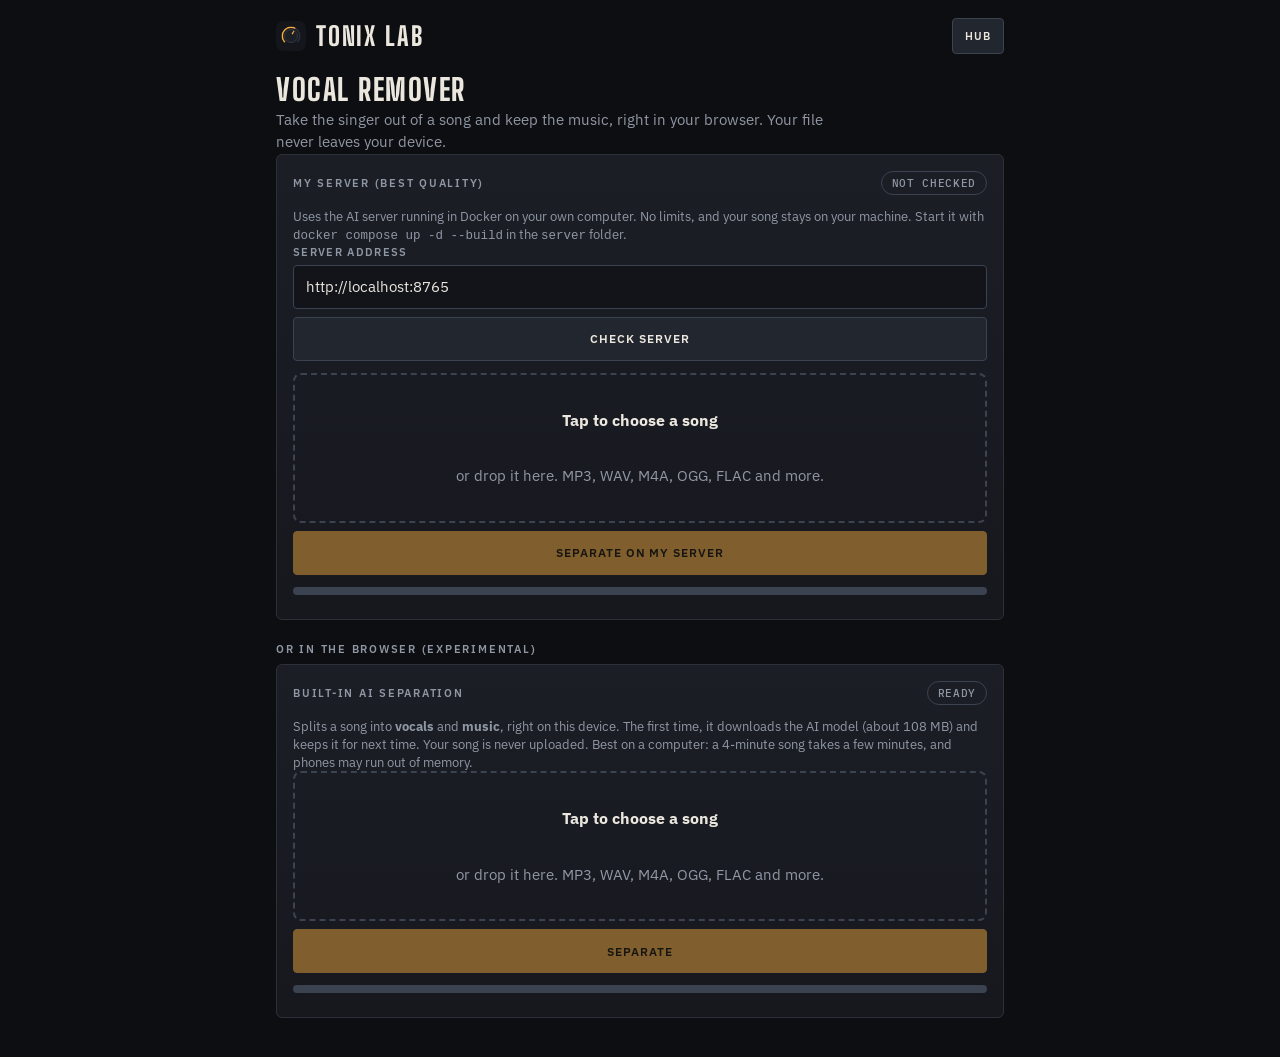
<file: vocal.html>
<!doctype html>
<html lang="en" data-theme="dark"><head><meta charset="utf-8">
<meta name="viewport" content="width=device-width,initial-scale=1,viewport-fit=cover">
<meta name="theme-color" content="#0d0e11">
<title>Vocal remover · Tonix Lab</title>
<link rel="icon" type="image/png" href="icon-192.png">
<script>try{document.documentElement.dataset.theme=localStorage.getItem('psb.theme.v1')||'dark'}catch(e){}</script>
<link rel="stylesheet" href="https://fonts.googleapis.com/css2?family=Big+Shoulders+Display:wght@700;800&family=IBM+Plex+Sans:wght@400;600&family=IBM+Plex+Mono:wght@500&display=swap">
<link rel="stylesheet" href="app.css">
<style>
.wrap{max-width:760px;margin:0 auto;padding:12px max(16px,env(safe-area-inset-left)) 40px}
.bar{display:flex;align-items:center;justify-content:space-between;gap:12px;padding:6px 0 14px}
h1{font-size:30px;margin:6px 0 4px}
.drop{display:grid;place-items:center;gap:8px;min-height:150px;padding:20px;border:2px dashed var(--line-hi);border-radius:8px;text-align:center;cursor:pointer;color:var(--mute)}
.drop.over{border-color:var(--amber);color:var(--text)}
.drop b{color:var(--text);font-size:16px}
.stack{display:grid;gap:14px}
.stack[hidden]{display:none}
.pbar{height:8px;border-radius:4px;background:var(--line-hi);overflow:hidden;margin-top:12px}
.pbar i{display:block;height:100%;width:0;background:var(--amber);transition:width .3s}
audio{display:block}
#aiFrame{width:100%;height:1050px;border:1px solid var(--line);border-radius:8px;background:#fff;display:block}
audio{width:100%;margin-top:10px}
.ab{display:flex;gap:8px;margin-top:10px}
.ab .btn{flex:1}
#busy{display:none;margin-top:10px}
.busy #busy{display:block}
.fname{font:500 13px var(--f-mono);color:var(--mute);word-break:break-all}
</style>
</head><body>
<div class="wrap">
  <div class="bar"><a class="brand" href="./"><img src="icon-192.png" alt="" width="30" height="30"><b>Tonix Lab</b></a><a class="btn sm" href="./">Hub</a></div>
  <h1>Vocal remover</h1>
  <p class="lede">Take the singer out of a song and keep the music, right in your browser. Your file never leaves your device.</p>

  <div class="stack" id="srv">
    <div class="panel">
      <div class="ph"><h2 class="ph-t">My server (best quality)</h2><span class="pill" id="srvState">Not checked</span></div>
      <p class="note" style="margin-top:0">Uses the AI server running in Docker on your own computer. No limits, and your song stays on your machine. Start it with <code>docker compose up -d --build</code> in the <code>server</code> folder.</p>
      <div class="field" style="margin-top:0"><label class="lbl" for="srvUrl">Server address</label><input type="url" id="srvUrl" value="http://localhost:8765" autocomplete="off" spellcheck="false"></div>
      <div style="display:flex;gap:10px;flex-wrap:wrap;margin-top:8px"><button class="btn" type="button" id="srvCheck" style="flex:1 1 140px">Check server</button></div>
      <label class="drop" id="srvDrop" for="srvFile" style="margin-top:12px"><b>Tap to choose a song</b><span>or drop it here. MP3, WAV, M4A, OGG, FLAC and more.</span></label>
      <input type="file" id="srvFile" accept="audio/*,.mp3,.wav,.m4a,.aac,.ogg,.flac,.opus" hidden>
      <p class="note fname" id="srvName"></p>
      <button class="btn pri" type="button" id="srvGo" style="width:100%" disabled>Separate on my server</button>
      <div class="pbar" aria-hidden="true"><i id="srvBar"></i></div>
      <p class="note" id="srvMsg" role="status"></p>
      <p class="note err" id="srvErr" role="alert" hidden></p>
    </div>
    <div class="panel" id="srvOut" hidden>
      <div class="ph"><h2 class="ph-t">Your files</h2></div>
      <div class="field" style="margin-top:0"><span class="lbl">Music, no vocals</span><audio id="srvInst" controls preload="metadata" style="width:100%"></audio><button class="btn pri" type="button" id="srvDlInst" style="margin-top:8px">Download WAV</button></div>
      <div class="field"><span class="lbl">Vocals only</span><audio id="srvVoc" controls preload="metadata" style="width:100%"></audio><button class="btn" type="button" id="srvDlVoc" style="margin-top:8px">Download WAV</button></div>
    </div>
  </div>

  <h2 class="ph-t" style="margin:22px 0 8px">Or in the browser (experimental)</h2>
  <div class="stack" id="bi">
    <div class="panel">
      <div class="ph"><h2 class="ph-t">Built-in AI separation</h2><span class="pill" id="biState">Ready</span></div>
      <p class="note" style="margin-top:0">Splits a song into <b>vocals</b> and <b>music</b>, right on this device. The first time, it downloads the AI model (about 108 MB) and keeps it for next time. Your song is never uploaded. Best on a computer: a 4-minute song takes a few minutes, and phones may run out of memory.</p>
      <label class="drop" id="biDrop" for="biFile"><b>Tap to choose a song</b><span>or drop it here. MP3, WAV, M4A, OGG, FLAC and more.</span></label>
      <input type="file" id="biFile" accept="audio/*,.mp3,.wav,.m4a,.aac,.ogg,.flac,.opus" hidden>
      <p class="note fname" id="biName"></p>
      <div style="display:flex;gap:10px;flex-wrap:wrap"><button class="btn pri" type="button" id="biGo" style="flex:1 1 200px" disabled>Separate</button><button class="btn" type="button" id="biCancel" style="flex:1 1 200px" hidden>Cancel</button></div>
      <div class="pbar" aria-hidden="true"><i id="biBar"></i></div>
      <p class="note" id="biMsg" role="status"></p>
      <p class="note err" id="biErr" role="alert" hidden></p>
    </div>
    <div class="panel" id="biOut" hidden>
      <div class="ph"><h2 class="ph-t">Your files</h2></div>
      <div class="field" style="margin-top:0"><span class="lbl">Music, no vocals</span><audio id="biInst" controls preload="metadata" style="width:100%"></audio><button class="btn pri" type="button" id="biDlInst" style="margin-top:8px">Download WAV</button></div>
      <div class="field"><span class="lbl">Vocals only</span><audio id="biVoc" controls preload="metadata" style="width:100%"></audio><button class="btn" type="button" id="biDlVoc" style="margin-top:8px">Download WAV</button></div>
      <p class="note">Files are 44.1 kHz stereo WAV. Some of the voice's echo, and a little of the music, can end up on the wrong side. That's normal for this model. The AI is Open-Unmix (UMX-L), by Stöter et al.; its weights are licensed for non-commercial use.</p>
    </div>
  </div>

</div>
<script src="server.js"></script>
<script src="ort/ort.wasm.min.js"></script>
<script src="separate.js"></script>
</body></html>
</file>
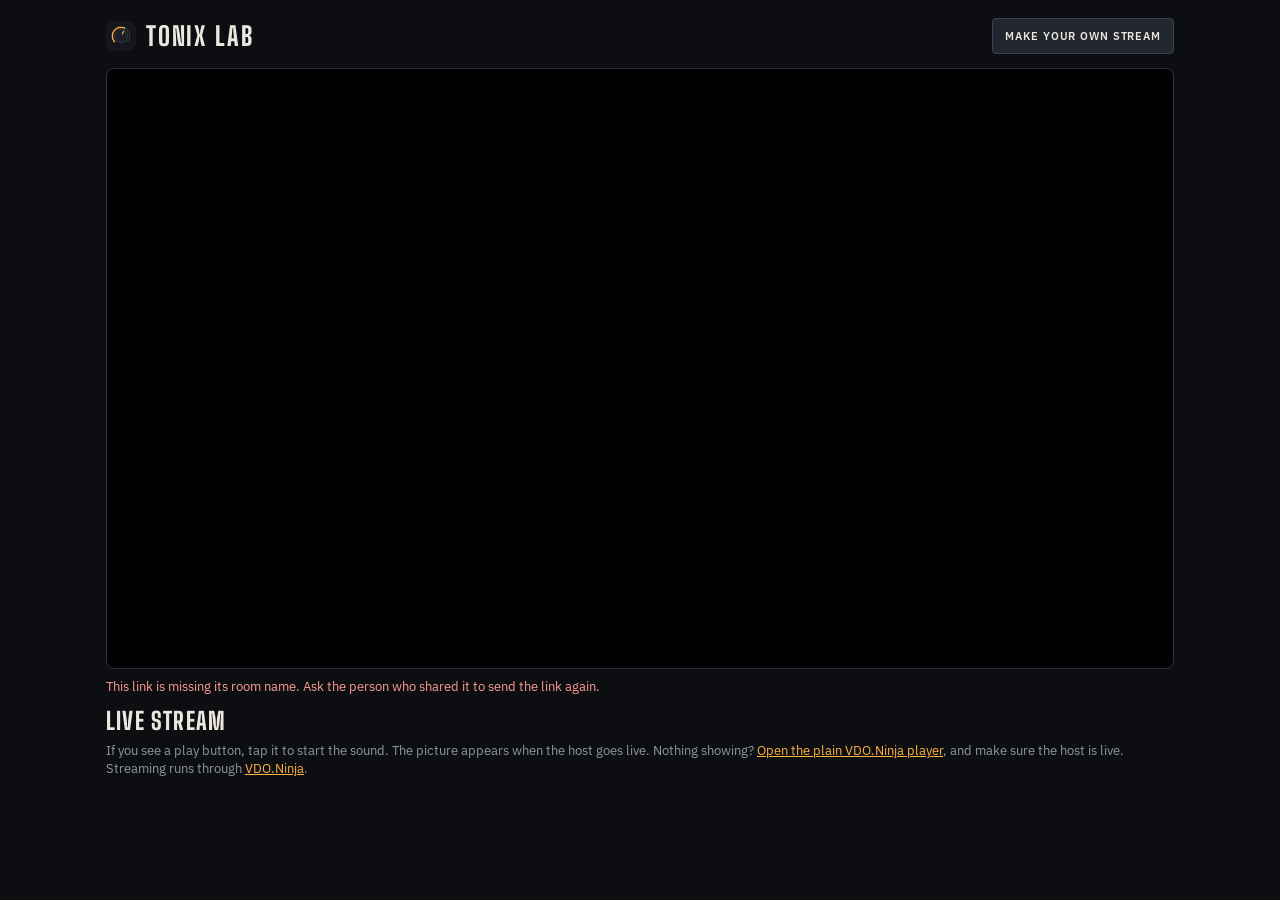
<file: watch.html>
<!doctype html>
<html lang="en" data-theme="dark"><head><meta charset="utf-8">
<meta name="viewport" content="width=device-width,initial-scale=1,viewport-fit=cover">
<meta name="theme-color" content="#0d0e11">
<title>Watch live · Tonix Lab</title>
<link rel="icon" type="image/png" href="icon-192.png">
<script>try{document.documentElement.dataset.theme=localStorage.getItem('psb.theme.v1')||'dark'}catch(e){}</script>
<link rel="stylesheet" href="https://fonts.googleapis.com/css2?family=Big+Shoulders+Display:wght@700;800&family=IBM+Plex+Sans:wght@400;600&display=swap">
<link rel="stylesheet" href="app.css">
<style>
.wrap{max-width:1100px;margin:0 auto;padding:12px max(16px,env(safe-area-inset-left)) 32px}
.bar{display:flex;align-items:center;justify-content:space-between;gap:12px;padding:6px 0 14px}
#player{position:relative;aspect-ratio:16/9;background:#000;border:1px solid var(--line);border-radius:8px;overflow:hidden}
#player iframe{position:absolute;inset:0;width:100%;height:100%;border:0}
h1{font-size:24px;margin:14px 0 4px}
</style>
</head><body>
<div class="wrap">
  <div class="bar"><a class="brand" href="./"><img src="icon-192.png" alt="" width="30" height="30"><b>Tonix Lab</b></a><a class="btn sm" href="./">Make your own stream</a></div>
  <div id="player"></div>
  <p class="note err" id="msg" hidden></p>
  <h1 id="ttl">Live stream</h1>
  <p class="note" id="wnote">If you see a play button, tap it to start the sound. The picture appears when the host goes live. Nothing showing? <a id="plain" href="#" target="_blank" rel="noopener noreferrer">Open the plain VDO.Ninja player</a>, and make sure the host is live. Streaming runs through <a href="https://vdo.ninja" target="_blank" rel="noopener noreferrer">VDO.Ninja</a>.</p>
</div>
<script src="vdo.js"></script>
<script src="player.js"></script>
<script src="watch.js"></script>
</body></html>
</file>
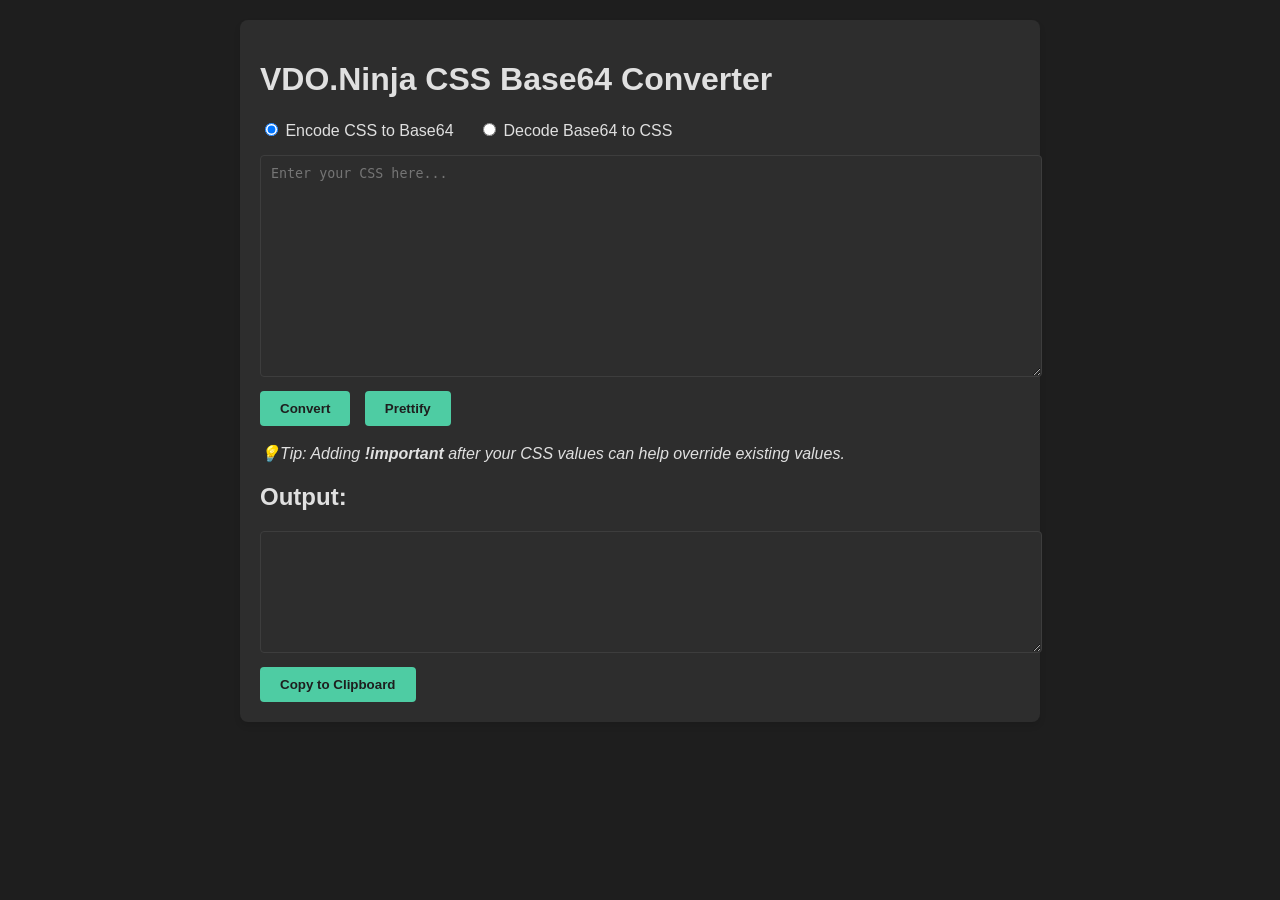
<file: vdo/base64.html>
<!DOCTYPE html>
<html lang="en">
<head>
    <meta charset="UTF-8">
    <meta name="viewport" content="width=device-width, initial-scale=1.0">
    <title>VDO.Ninja CSS to Base64 Converter</title>
    <style>
        body {
            font-family: Arial, sans-serif;
            background-color: #1E1E1E;
            color: #E0E0E0;
            max-width: 800px;
            margin: 0 auto;
            padding: 20px;
        }
        h1, h2 {
            color: #E0E0E0;
        }
        textarea {
            width: 100%;
            height: 200px;
            margin-bottom: 10px;
            background-color: #2D2D2D;
            color: #E0E0E0;
            border: 1px solid #3D3D3D;
            border-radius: 4px;
            padding: 10px;
            font-family: monospace;
        }
        #output {
            height: 100px;
        }
        button {
            padding: 10px 20px;
            background-color: #4ecca3;
            color: #1E1E1E;
            border: none;
            border-radius: 4px;
            cursor: pointer;
            font-weight: bold;
            transition: background-color 0.3s;
        }
        button:hover {
            background-color: #45b392;
        }
        .container {
            background-color: #2D2D2D;
            padding: 20px;
            border-radius: 8px;
            box-shadow: 0 4px 6px rgba(0, 0, 0, 0.1);
        }
    </style>
</head>
<body>
    <div class="container">
        <h1>VDO.Ninja CSS Base64 Converter</h1>
        <div style="margin-bottom: 15px;">
            <label>
                <input type="radio" name="mode" value="encode" checked onchange="switchMode()"> Encode CSS to Base64
            </label>
            <label style="margin-left: 20px;">
                <input type="radio" name="mode" value="decode" onchange="switchMode()"> Decode Base64 to CSS
            </label>
        </div>
        <textarea id="cssInput" placeholder="Enter your CSS here..."></textarea>
        <button onclick="processInput()">Convert</button>
        <button onclick="prettifyCSS()" style="margin-left: 10px;">Prettify</button><br><br>
		<i>💡Tip: Adding <b>!important</b> after your CSS values can help override existing values.</i>
		
        <h2>Output:</h2>
        <textarea id="output" readonly></textarea>
        <button onclick="copyToClipboard()">Copy to Clipboard</button>
    </div>
    <script>
        function getMode() {
            return document.querySelector('input[name="mode"]:checked').value;
        }

        function switchMode() {
            const mode = getMode();
            const input = document.getElementById('cssInput');
            const output = document.getElementById('output');
            
            if (mode === 'encode') {
                input.placeholder = 'Enter your CSS here...';
            } else {
                input.placeholder = 'Enter base64 string (with or without &cssb64= prefix)...';
            }
            
            // Clear output but preserve input
            output.value = '';
        }

        function processInput() {
            const mode = getMode();
            if (mode === 'encode') {
                convertToBase64();
            } else {
                decodeFromBase64();
            }
        }

        function convertToBase64() {
            const cssInput = document.getElementById('cssInput').value;
            // Remove tabs and extra spaces
            const sanitizedCSS = cssInput.replace(/\s+/g, ' ').trim();
            const base64CSS = btoa(encodeURIComponent(sanitizedCSS));
            document.getElementById('output').value = '&cssb64=' + base64CSS;
        }

        function decodeFromBase64() {
            let base64Input = document.getElementById('cssInput').value.trim();
            
            // Remove &cssb64= prefix if present
            if (base64Input.startsWith('&cssb64=')) {
                base64Input = base64Input.substring(8);
            } else if (base64Input.startsWith('cssb64=')) {
                base64Input = base64Input.substring(7);
            }
            
            try {
                const decodedCSS = decodeURIComponent(atob(base64Input));
                document.getElementById('output').value = decodedCSS;
            } catch (error) {
                alert('Invalid base64 string. Please check your input.');
                document.getElementById('output').value = '';
            }
        }

        function prettifyCSS() {
            const outputField = document.getElementById('output');
            let css = outputField.value;
            
            if (!css || css.startsWith('&cssb64=')) {
                // If output is base64, decode it first
                if (css.startsWith('&cssb64=')) {
                    try {
                        css = decodeURIComponent(atob(css.substring(8)));
                    } catch (error) {
                        alert('Cannot prettify base64 output. Decode it first.');
                        return;
                    }
                } else {
                    alert('No CSS to prettify.');
                    return;
                }
            }
            
            // Basic CSS prettification
            css = css
                .replace(/\s*{\s*/g, ' {\n  ') // Add newline after opening brace
                .replace(/;\s*/g, ';\n  ') // Add newline after semicolon
                .replace(/\s*}\s*/g, '\n}\n') // Add newlines around closing brace
                .replace(/,\s*/g, ',\n') // Add newline after comma in selectors
                .replace(/\n\s*\n/g, '\n') // Remove extra blank lines
                .replace(/\s*:\s*/g, ': ') // Consistent spacing around colons
                .trim();
            
            // Fix indentation for nested rules
            const lines = css.split('\n');
            let indentLevel = 0;
            const prettifiedLines = lines.map(line => {
                line = line.trim();
                if (line.endsWith('{')) {
                    const result = '  '.repeat(indentLevel) + line;
                    indentLevel++;
                    return result;
                } else if (line === '}') {
                    indentLevel = Math.max(0, indentLevel - 1);
                    return '  '.repeat(indentLevel) + line;
                } else if (line) {
                    return '  '.repeat(indentLevel) + line;
                }
                return line;
            });
            
            outputField.value = prettifiedLines.join('\n');
        }

        function copyToClipboard() {
            const output = document.getElementById('output');
            output.select();
            document.execCommand('copy');
            alert('Copied to clipboard!');
        }
    </script>
</body>
</html>
</file>
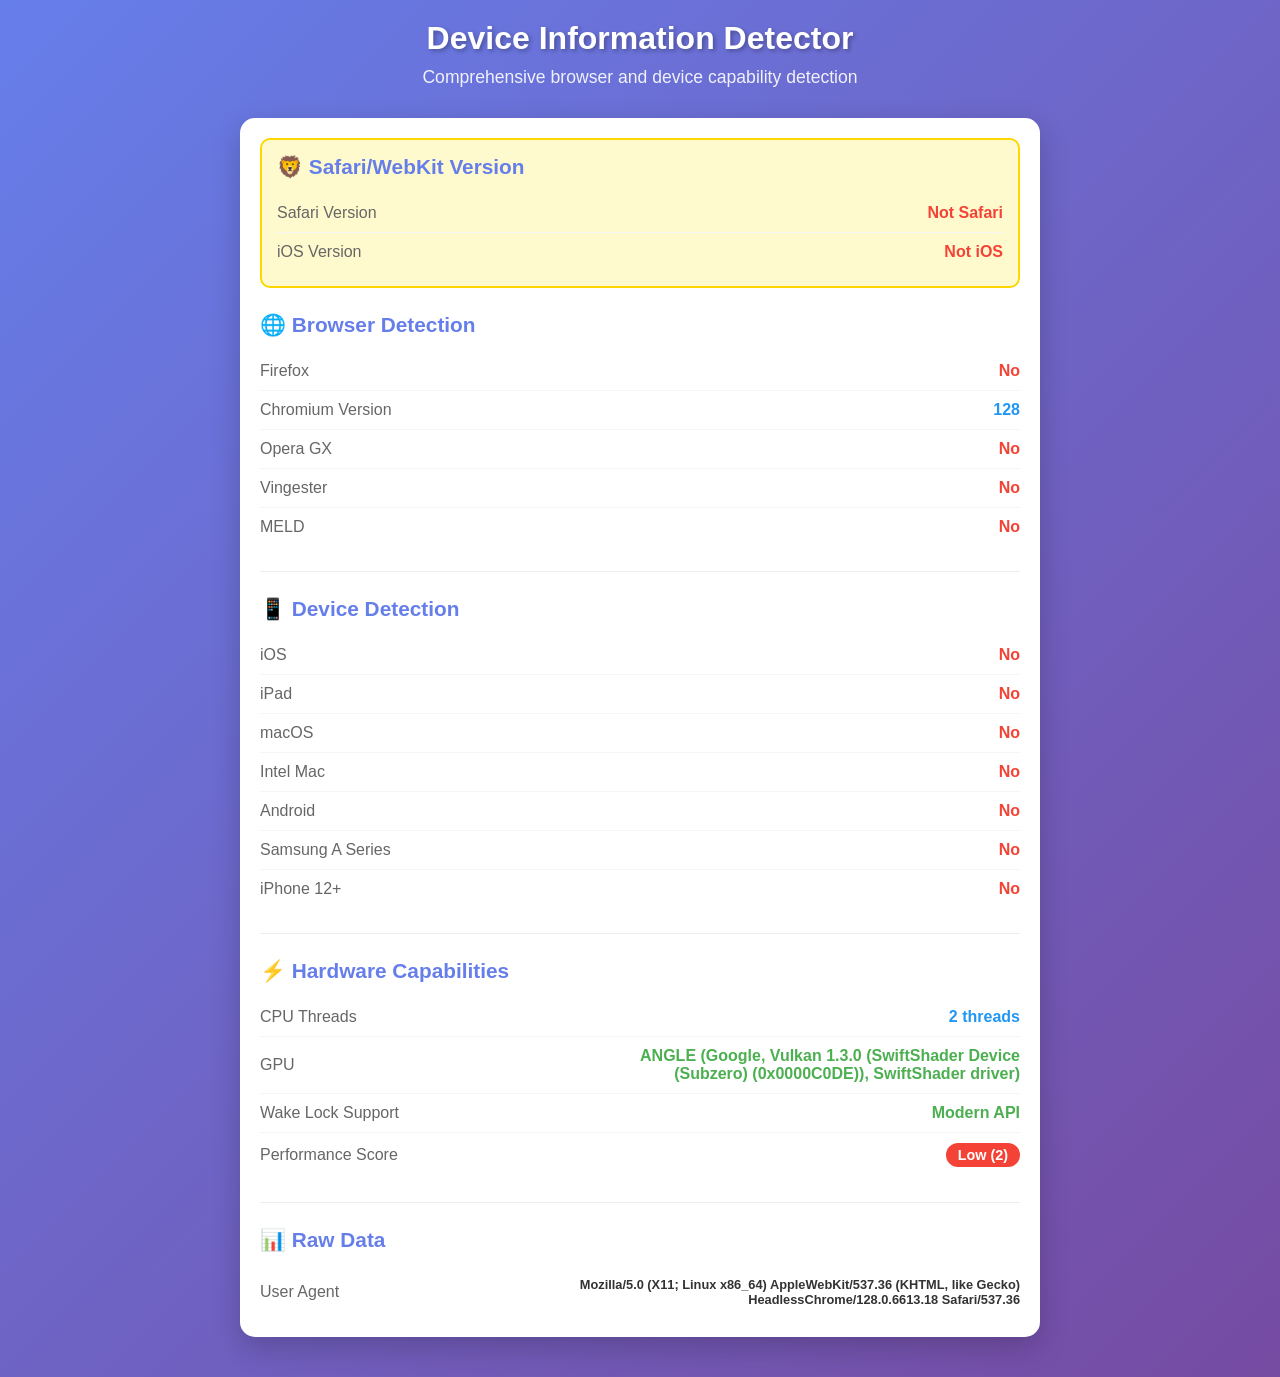
<file: vdo/browser.html>
<!DOCTYPE html>
<html lang="en">
<head>
    <meta charset="UTF-8">
    <meta name="viewport" content="width=device-width, initial-scale=1.0">
    <title>Device Information Detector</title>
    <style>
        * {
            margin: 0;
            padding: 0;
            box-sizing: border-box;
        }

        body {
            font-family: -apple-system, BlinkMacSystemFont, 'Segoe UI', Roboto, Helvetica, Arial, sans-serif;
            background: linear-gradient(135deg, #667eea 0%, #764ba2 100%);
            min-height: 100vh;
            padding: 20px;
            color: #333;
        }

        .container {
            max-width: 800px;
            margin: 0 auto;
        }

        .header {
            text-align: center;
            color: white;
            margin-bottom: 30px;
        }

        .header h1 {
            font-size: 2rem;
            margin-bottom: 10px;
            text-shadow: 2px 2px 4px rgba(0,0,0,0.3);
        }

        .header p {
            font-size: 1.1rem;
            opacity: 0.9;
        }

        .info-card {
            background: white;
            border-radius: 15px;
            padding: 20px;
            margin-bottom: 20px;
            box-shadow: 0 10px 30px rgba(0,0,0,0.2);
            transition: transform 0.3s ease;
        }

        .info-card:hover {
            transform: translateY(-2px);
            box-shadow: 0 15px 40px rgba(0,0,0,0.25);
        }

        .info-section {
            margin-bottom: 25px;
            padding-bottom: 25px;
            border-bottom: 1px solid #eee;
        }

        .info-section:last-child {
            margin-bottom: 0;
            padding-bottom: 0;
            border-bottom: none;
        }

        .section-title {
            font-size: 1.3rem;
            color: #667eea;
            margin-bottom: 15px;
            font-weight: 600;
        }

        .info-item {
            display: flex;
            justify-content: space-between;
            align-items: center;
            padding: 10px 0;
            border-bottom: 1px solid #f5f5f5;
        }

        .info-item:last-child {
            border-bottom: none;
        }

        .info-label {
            font-weight: 500;
            color: #666;
        }

        .info-value {
            font-weight: 600;
            color: #333;
            text-align: right;
            max-width: 60%;
            word-break: break-word;
        }

        .info-value.true {
            color: #4caf50;
        }

        .info-value.false {
            color: #f44336;
        }

        .info-value.number {
            color: #2196f3;
        }

        .performance-indicator {
            display: inline-block;
            padding: 4px 12px;
            border-radius: 20px;
            font-size: 0.9rem;
            font-weight: 600;
        }

        .performance-0 {
            background: #4caf50;
            color: white;
        }

        .performance-1 {
            background: #ff9800;
            color: white;
        }

        .performance-2 {
            background: #f44336;
            color: white;
        }

        .safari-highlight {
            background: #fffacd;
            padding: 15px;
            border-radius: 10px;
            border: 2px solid #ffd700;
        }

        @media (max-width: 600px) {
            .header h1 {
                font-size: 1.5rem;
            }

            .info-item {
                flex-direction: column;
                align-items: flex-start;
            }

            .info-value {
                max-width: 100%;
                text-align: left;
                margin-top: 5px;
            }
        }
    </style>
</head>
<body>
    <div class="container">
        <div class="header">
            <h1>Device Information Detector</h1>
            <p>Comprehensive browser and device capability detection</p>
        </div>

        <div class="info-card">
            <div class="info-section safari-highlight">
                <h2 class="section-title">🦁 Safari/WebKit Version</h2>
                <div class="info-item">
                    <span class="info-label">Safari Version</span>
                    <span class="info-value number" id="safari-version">Detecting...</span>
                </div>
                <div class="info-item">
                    <span class="info-label">iOS Version</span>
                    <span class="info-value number" id="ios-version">Detecting...</span>
                </div>
            </div>

            <div class="info-section">
                <h2 class="section-title">🌐 Browser Detection</h2>
                <div class="info-item">
                    <span class="info-label">Firefox</span>
                    <span class="info-value" id="firefox">Detecting...</span>
                </div>
                <div class="info-item">
                    <span class="info-label">Chromium Version</span>
                    <span class="info-value" id="chromium">Detecting...</span>
                </div>
                <div class="info-item">
                    <span class="info-label">Opera GX</span>
                    <span class="info-value" id="opera-gx">Detecting...</span>
                </div>
                <div class="info-item">
                    <span class="info-label">Vingester</span>
                    <span class="info-value" id="vingester">Detecting...</span>
                </div>
                <div class="info-item">
                    <span class="info-label">MELD</span>
                    <span class="info-value" id="meld">Detecting...</span>
                </div>
            </div>

            <div class="info-section">
                <h2 class="section-title">📱 Device Detection</h2>
                <div class="info-item">
                    <span class="info-label">iOS</span>
                    <span class="info-value" id="ios">Detecting...</span>
                </div>
                <div class="info-item">
                    <span class="info-label">iPad</span>
                    <span class="info-value" id="ipad">Detecting...</span>
                </div>
                <div class="info-item">
                    <span class="info-label">macOS</span>
                    <span class="info-value" id="macos">Detecting...</span>
                </div>
                <div class="info-item">
                    <span class="info-label">Intel Mac</span>
                    <span class="info-value" id="intel-mac">Detecting...</span>
                </div>
                <div class="info-item">
                    <span class="info-label">Android</span>
                    <span class="info-value" id="android">Detecting...</span>
                </div>
                <div class="info-item">
                    <span class="info-label">Samsung A Series</span>
                    <span class="info-value" id="samsung-a">Detecting...</span>
                </div>
                <div class="info-item">
                    <span class="info-label">iPhone 12+</span>
                    <span class="info-value" id="iphone12">Detecting...</span>
                </div>
            </div>

            <div class="info-section">
                <h2 class="section-title">⚡ Hardware Capabilities</h2>
                <div class="info-item">
                    <span class="info-label">CPU Threads</span>
                    <span class="info-value" id="cpu">Detecting...</span>
                </div>
                <div class="info-item">
                    <span class="info-label">GPU</span>
                    <span class="info-value" id="gpu">Detecting...</span>
                </div>
                <div class="info-item">
                    <span class="info-label">Wake Lock Support</span>
                    <span class="info-value" id="wake-lock">Detecting...</span>
                </div>
                <div class="info-item">
                    <span class="info-label">Performance Score</span>
                    <span class="info-value" id="performance">Detecting...</span>
                </div>
            </div>

            <div class="info-section">
                <h2 class="section-title">📊 Raw Data</h2>
                <div class="info-item">
                    <span class="info-label">User Agent</span>
                    <span class="info-value" id="user-agent" style="font-size: 0.8rem;">Detecting...</span>
                </div>
            </div>
        </div>
    </div>

    <script>
        // Stub for missing functions/objects
        function log(msg) { console.log(msg); }
        function errorlog(e) { console.error(e); }
        var session = { 
            quality_wb: 0, 
            quality_room: 0,
            mobile: false,
            audioCtx: null 
        };

        // Your original functions (preserved exactly)
        function detectCPUSupport() {
            let cpuThreads = navigator.hardwareConcurrency;
            if (cpuThreads) {
                return cpuThreads + " threads";
            }
            return false;
        }

        function detectGPUSupport() {
            try {
                const gl = document.createElement("canvas").getContext("webgl");

                if (!gl) {
                    return false;
                }

                if (!Firefox) {
                    try {
                        const debugInfo = gl.getExtension("WEBGL_debug_renderer_info"); // chrome
                        if (debugInfo) {
                            return gl.getParameter(debugInfo.UNMASKED_RENDERER_WEBGL);
                        }
                    } catch (e) {}
                }

                try {
                    return gl.getParameter(gl.RENDERER) || false; // firefox
                } catch (e) {}
            } catch (e) {}
            return false;
        }

        function isOperaGX() {
            return (!!window.opr && !!opr.addons) || !!window.opera || navigator.userAgent.indexOf(" OPR/75") >= 0;
        }

        function isSamsungASeries() {
            return navigator.userAgent.includes("; SM-A") || false;
        }

        function getChromiumVersion() {
            var raw = navigator.userAgent.match(/Chrom(e|ium)\/([0-9]+)\./);
            return raw ? parseInt(raw[2], 10) : false;
        }

        function getiOSVersion() {
            try {
                var agent = navigator.userAgent;
                var start = agent.indexOf("OS ");
                if ((agent.indexOf("iPhone") > -1 || agent.indexOf("iPad") > -1) && start > -1) {
                    return window.Number(agent.substr(start + 3, 3).replace("_", "."));
                }
                return 0;
            } catch (e) {
                return 0;
            }
            return 0;
        }

        function safariVersion() {
            var ver = 0;
            try {
                ver = navigator.appVersion.split("Version/");
                if (ver.length > 1) {
                    ver = ver[1].split(" Safari");
                }
                if (ver.length > 1) {
                    ver = ver[0].split(".");
                }
                if (ver.length > 1) {
                    ver = parseInt(ver[0]);
                } else {
                    ver = 0;
                }
            } catch (e) {
                return 0;
            }
            return ver;
        }

        function isIntelMac() {
            // Check if it's a Mac but not Apple Silicon
            if (macOS && navigator.userAgent.indexOf("Intel") >= 0) {
                return true;
            }
            return false;
        }

        function judgePerformance(){
            try {
                if (SafariVersion && SafariVersion >= 17 && (iOS || iPad)) { // iphone xr or newer
                    return 0;
                }
                
                const cores = typeof navigator.hardwareConcurrency === 'number' ? navigator.hardwareConcurrency : 0;
                
                if (isIntelMac()) {
                    if (cores < 6) { // yes. they are that bad.
                        return 2;
                    } else {
                        return 1;
                    }
                }
                
                if (session.mobile && (cores>=4)){ // assume hardware encoded acceleration
                    return 0;
                }
                
                if (!cores){
                    return 1;
                } else if (cores < 4 ){
                    return 2;
                } else if (cores>8){
                    return 0;
                }
                return 1
            } catch (e) {
                return 1; // 99% safe default
            }
        }

        const needsLegacyWakeLock = () => {
            try {
                if ('wakeLock' in navigator) {
                    if (Firefox) { // using your existing Firefox detection
                        return true;
                    }
                    if ((iOS || iPad) && SafariVersion < 16.4) { // using your existing iOS/iPad/SafariVersion detection
                        return true;
                    }
                    return false;
                }
            } catch(e){}
            
            return true; // No Wake Lock API, need legacy keep alive for mobile
        };

        // Your original detection code
        try {
            var iOS = !!navigator.platform && /iPad|iPhone|iPod/.test(navigator.platform); // used by main.js also
            var iPad = navigator.maxTouchPoints && navigator.maxTouchPoints > 2 && /MacIntel/.test(navigator.platform);

            var macOS = navigator.userAgent.indexOf("Mac OS X") != -1;
            macOS = macOS && !(iOS || iPad);
            var Firefox = navigator.userAgent.indexOf("Firefox") >= 0;
            if (Firefox) {
                Firefox = parseInt(navigator.userAgent.split("irefox/").pop()) || true;
            }
            var Android = navigator.userAgent.toLowerCase().indexOf("android") > -1; //&& ua.indexOf("mobile");
            var ChromiumVersion = getChromiumVersion();
            var OperaGx = isOperaGX();
            var SafariVersion = safariVersion() || getiOSVersion(); // I should rename this to webkit

            if (iOS || iPad) {
                // iOS doesn't yet allow actual browsers, cause it's abusing its duopoly.
                if (SafariVersion) {
                    if (Firefox) {
                        Firefox = false; //  I should rename this to gecko
                    }
                    if (ChromiumVersion) {
                        ChromiumVersion = false; // I should rename this to chromium
                    }
                }
            }
            var SamsungASeries = isSamsungASeries();
            var isVingester = navigator.userAgent.indexOf("Vingester") >= 0;

            var gpgpuSupport = detectGPUSupport(); // graphics ; not supported on ios
            log(gpgpuSupport);

            var cpuSupport = detectCPUSupport(); // thread count ; supported on ios
            log(cpuSupport);

            var iPhone12Up = false;
            
            var isMELD = false;
            if (typeof navigator!== 'undefined' && navigator.userAgent && navigator.userAgent.includes("Meld/")) {
                isMELD = true;
            }

            if (iOS && !iPad) {
                if (window.devicePixelRatio.toFixed(2) >= 3 && window.screen.height > 800 && window.screen.width != 414) {
                    // for reference, https://www.ios-resolution.com/
                    iPhone12Up = true; // iPhone SE is left out.
                }
            }
            
            // Detect mobile
            session.mobile = iOS || iPad || Android;
            
            session.quality_wb = judgePerformance(); // try to estimate what resolution to use for encoding when not in a room.
            
            if (session.quality_room < session.quality_wb){
                session.quality_room = session.quality_wb;
            }
            
        } catch (e) {
            errorlog(e);
        }

        // Display results
        function updateDisplay() {
            // Safari/iOS versions
            document.getElementById('safari-version').textContent = safariVersion() || 'Not Safari';
            document.getElementById('safari-version').className = 'info-value ' + (safariVersion() ? 'number' : 'false');
            
            document.getElementById('ios-version').textContent = getiOSVersion() || 'Not iOS';
            document.getElementById('ios-version').className = 'info-value ' + (getiOSVersion() ? 'number' : 'false');

            // Browser detection
            document.getElementById('firefox').textContent = Firefox || 'No';
            document.getElementById('firefox').className = 'info-value ' + (Firefox ? 'true' : 'false');
            
            document.getElementById('chromium').textContent = ChromiumVersion || 'No';
            document.getElementById('chromium').className = 'info-value ' + (ChromiumVersion ? 'number' : 'false');
            
            document.getElementById('opera-gx').textContent = OperaGx ? 'Yes' : 'No';
            document.getElementById('opera-gx').className = 'info-value ' + (OperaGx ? 'true' : 'false');
            
            document.getElementById('vingester').textContent = isVingester ? 'Yes' : 'No';
            document.getElementById('vingester').className = 'info-value ' + (isVingester ? 'true' : 'false');
            
            document.getElementById('meld').textContent = isMELD ? 'Yes' : 'No';
            document.getElementById('meld').className = 'info-value ' + (isMELD ? 'true' : 'false');

            // Device detection
            document.getElementById('ios').textContent = iOS ? 'Yes' : 'No';
            document.getElementById('ios').className = 'info-value ' + (iOS ? 'true' : 'false');
            
            document.getElementById('ipad').textContent = iPad ? 'Yes' : 'No';
            document.getElementById('ipad').className = 'info-value ' + (iPad ? 'true' : 'false');
            
            document.getElementById('macos').textContent = macOS ? 'Yes' : 'No';
            document.getElementById('macos').className = 'info-value ' + (macOS ? 'true' : 'false');
            
            document.getElementById('intel-mac').textContent = isIntelMac() ? 'Yes' : 'No';
            document.getElementById('intel-mac').className = 'info-value ' + (isIntelMac() ? 'true' : 'false');
            
            document.getElementById('android').textContent = Android ? 'Yes' : 'No';
            document.getElementById('android').className = 'info-value ' + (Android ? 'true' : 'false');
            
            document.getElementById('samsung-a').textContent = SamsungASeries ? 'Yes' : 'No';
            document.getElementById('samsung-a').className = 'info-value ' + (SamsungASeries ? 'true' : 'false');
            
            document.getElementById('iphone12').textContent = iPhone12Up ? 'Yes' : 'No';
            document.getElementById('iphone12').className = 'info-value ' + (iPhone12Up ? 'true' : 'false');

            // Hardware
            document.getElementById('cpu').textContent = cpuSupport || 'Not detected';
            document.getElementById('cpu').className = 'info-value ' + (cpuSupport ? 'number' : 'false');
            
            document.getElementById('gpu').textContent = gpgpuSupport || 'Not detected';
            document.getElementById('gpu').className = 'info-value ' + (gpgpuSupport ? 'true' : 'false');
            
            document.getElementById('wake-lock').textContent = needsLegacyWakeLock() ? 'Legacy needed' : 'Modern API';
            document.getElementById('wake-lock').className = 'info-value ' + (needsLegacyWakeLock() ? 'false' : 'true');
            
            // Performance
            const perfScore = session.quality_wb;
            const perfText = perfScore === 0 ? 'High' : perfScore === 1 ? 'Medium' : 'Low';
            document.getElementById('performance').innerHTML = `<span class="performance-indicator performance-${perfScore}">${perfText} (${perfScore})</span>`;
            
            // User agent
            document.getElementById('user-agent').textContent = navigator.userAgent;
        }

        // Run detection when page loads
        updateDisplay();
    </script>
</body>
</html>
</file>
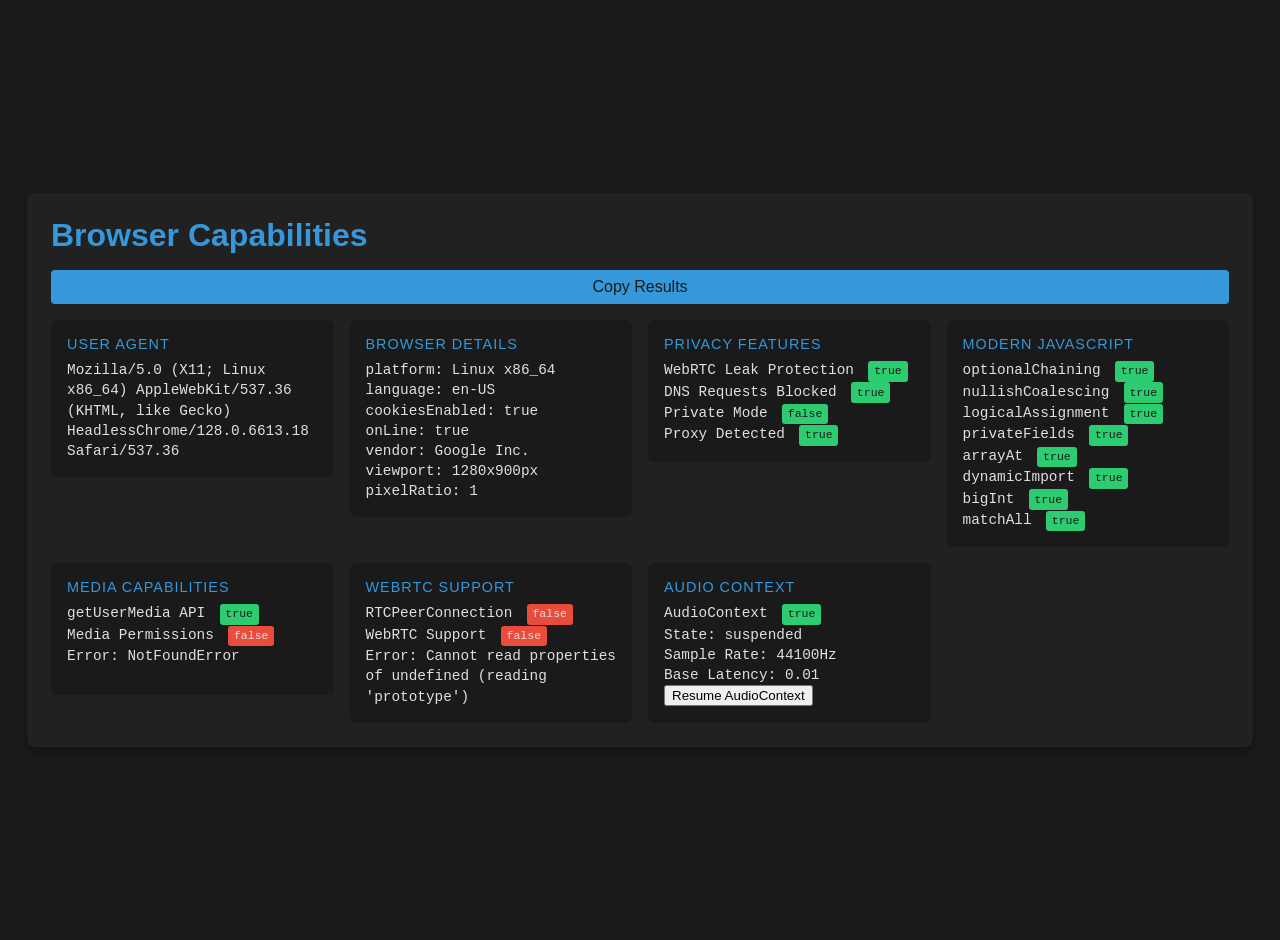
<file: vdo/browsercheck.html>
<!DOCTYPE html>
<html lang="en">
<head>
    <meta charset="UTF-8">
    <meta name="viewport" content="width=device-width, initial-scale=1.0, maximum-scale=1.0, user-scalable=no">
    <meta content="text/html;charset=utf-8" http-equiv="Content-Type">
    <meta content="utf-8" http-equiv="encoding">
    
    <!-- Primary Meta Tags -->
    <title>BrowserCheck - Advanced WebRTC and Privacy Analyzer for VDO.Ninja</title>
    <meta name="title" content="BrowserCheck - Advanced WebRTC and Privacy Analyzer for VDO.Ninja">
    <meta name="description" content="Debug browser capabilities, privacy features, and modern JavaScript support. Comprehensive browser diagnostic tool.">
    
    <!-- Keep existing meta tags -->
    <meta name="robots" content="index, follow">
    <meta property="og:type" content="website">
    <meta name="theme-color" content="#1e1e2e">
    <link rel="icon" href="/media/favicon.ico">
    
    <!-- Theme -->
    <meta name="theme-color" content="#1e1e2e">
    
    <!-- Favicons -->
    <link rel="icon" href="/media/favicon.ico">
	
    <style>
        :root {
            --bg-color: #1a1a1a;
            --text-color: #e0e0e0;
            --accent-color: #212121;
            --highlight: #3498db;
            --success: #2ecc71;
            --error: #e74c3c;
            --warning: #f39c12;
        }
        
        body {
            background: var(--bg-color);
            color: var(--text-color);
            font-family: -apple-system, BlinkMacSystemFont, 'Segoe UI', Roboto, Oxygen, Ubuntu, sans-serif;
            margin: 0;
            min-height: 100vh;
            display: flex;
            padding: 20px;
        }

		.container {
			background: var(--accent-color);
			border-radius: 8px;
			padding: 1.5rem;
			margin: auto;
			width: 95%;
			max-width: 1200px;
			box-shadow: 0 4px 6px rgba(0, 0, 0, 0.3);
			display: grid;
			grid-template-columns: repeat(auto-fill, minmax(250px, 1fr));
			gap: 1rem;
			grid-auto-flow: dense;
		}

        h1 {
            margin: 0;
            font-size: clamp(1.5rem, 3vw, 2rem);
            color: var(--highlight);
            grid-column: 1 / -1;
        }

		.info-box {
			background: var(--bg-color);
			border-radius: 6px;
			padding: 1rem;
			word-wrap: break-word;
			height: fit-content;
			min-height: 100px;
			display: flex;
			flex-direction: column;
		}

        .label {
            color: var(--highlight);
            font-size: 0.9rem;
            margin-bottom: 0.5rem;
            text-transform: uppercase;
            letter-spacing: 1px;
        }

        .value {
            font-family: monospace;
            font-size: clamp(0.8rem, 1.5vw, 0.9rem);
            line-height: 1.4;
        }

        .status {
            display: inline-block;
            padding: 0.2em 0.5em;
            border-radius: 3px;
            margin-left: 0.5em;
            font-size: 0.8em;
        }

        .status-true {
            background: var(--success);
            color: var(--bg-color);
        }

        .status-false {
            background: var(--error);
            color: var(--text-color);
        }
		
		#privacy .status-false {
			background: var(--success);
			color: var(--bg-color);
		}

        @media (max-width: 640px) {
            .container {
                grid-template-columns: 1fr;
            }
        }
		
		.feature-list {
            display: grid;
            grid-template-columns: repeat(auto-fit, minmax(150px, 1fr));
            gap: 0.5rem;
        }

        .feature-item {
            display: flex;
            justify-content: space-between;
            align-items: center;
            padding: 0.3rem 0;
        }

        .warning {
            color: var(--warning);
        }
		.copy-button {
			grid-column: 1 / -1;
			background: var(--highlight);
			color: var(--bg-color);
			border: none;
			border-radius: 4px;
			padding: 8px 16px;
			cursor: pointer;
			font-size: 1rem;
			transition: opacity 0.2s;
		}

		.copy-button:hover {
			opacity: 0.9;
		}

		.copy-button:active {
			opacity: 0.7;
		}
    </style>
</head>
<body>
    <div class="container">
        <h1>Browser Capabilities</h1>
		
		<button id="copyResults" class="copy-button">
			Copy Results
		</button>
        
        <div class="info-box">
            <div class="label">User Agent</div>
            <div id="ua" class="value"></div>
        </div>

        <div class="info-box">
            <div class="label">Browser Details</div>
            <div id="details" class="value"></div>
        </div>
		
		<div class="info-box">
            <div class="label">Privacy Features</div>
            <div id="privacy" class="value"></div>
        </div>

        <div class="info-box">
            <div class="label">Modern JavaScript</div>
            <div id="modernjs" class="value"></div>
        </div>

        <div class="info-box">
            <div class="label">Media Capabilities</div>
            <div id="media" class="value"></div>
        </div>

        <div class="info-box">
            <div class="label">WebRTC Support</div>
            <div id="webrtc" class="value"></div>
        </div>

        <div class="info-box">
            <div class="label">Audio Context</div>
            <div id="audio" class="value"></div>
        </div>
    </div>

    <script>
        function addStatusBadge(text, status) {
            return `${text} <span class="status status-${status}">${status}</span>`;
        }
				
		function formatResults() {
			// Helper to clean and add colored emoji
			function addStatusEmoji(text, isPrivacy = false) {
				const cleanText = text.replace(/<[^>]*>/g, '').trim();
				
				// For privacy features, false is good (green) and true is bad (red)
				if (isPrivacy) {
					if (cleanText.includes('true')) {
						return cleanText.replace(/true$/, '❌ true');
					}
					return cleanText.replace(/false$/, '✅ false');
				}
				
				// For all other features, true is good (green) and false is bad (red)
				if (cleanText.includes('true')) {
					return cleanText.replace(/true$/, '✅ true');
				}
				return cleanText.replace(/false$/, '❌ false');
			}

			// Helper to format details line
			function formatDetailsLine(line) {
				const [key, ...values] = line.split(':');
				return `- ${key}: ${values.join(':')}`.trim();
			}

			const sections = {
				'User Agent': document.getElementById('ua').textContent.trim(),
				
				'Browser Details': document.getElementById('details')
					.innerHTML
					.split('<br>')
					.map(line => formatDetailsLine(line.trim()))
					.join('\n'),
				
				'Privacy Features': document.getElementById('privacy')
					.innerHTML
					.split('<br>')
					.map(line => `- ${addStatusEmoji(line, true)}`)
					.join('\n'),
				
				'Modern JavaScript': document.getElementById('modernjs')
					.innerHTML
					.split('<br>')
					.map(line => `- ${addStatusEmoji(line)}`)
					.join('\n'),
				
				'Media Capabilities': document.getElementById('media')
					.innerHTML
					.split('<br>')
					.map(line => `- ${addStatusEmoji(line)}`)
					.join('\n'),
				
				'WebRTC Support': document.getElementById('webrtc')
					.innerHTML
					.split('<br>')
					.map(line => `- ${addStatusEmoji(line)}`)
					.join('\n'),
				
				'Audio Context': document.getElementById('audio')
					.innerHTML
					.split('<br>')
					.map(line => {
						line = line.replace(/<[^>]*>/g, '').trim();
						if (line.includes('AudioContext')) {
							return `- ${addStatusEmoji(line)}`;
						}
						return `- ${line}`;
					})
					.filter(line => !line.includes('Resume AudioContext'))
					.join('\n')
			};

			const timestamp = new Date().toLocaleString();
			const formatted = Object.entries(sections)
				.map(([title, content]) => `### ${title}\n${content.trim()}`)
				.join('\n\n');

			return `## Browser Capabilities Check Results\n*Generated: ${timestamp}*\n\n${formatted}`;
		}

		document.getElementById('copyResults').addEventListener('click', async () => {
			try {
				await navigator.clipboard.writeText(formatResults());
				const btn = document.getElementById('copyResults');
				btn.textContent = 'Copied!';
				setTimeout(() => btn.textContent = 'Copy Results', 2000);
			} catch (err) {
				console.error('Failed to copy:', err);
			}
		});

        function checkMediaSupport() {
            const mediaElement = document.getElementById('media');
            const results = [];

            try {
                const hasGetUserMedia = !!(navigator.mediaDevices && navigator.mediaDevices.getUserMedia);
                results.push(addStatusBadge('getUserMedia API', hasGetUserMedia));

                navigator.mediaDevices.getUserMedia({ audio: true, video: true })
                    .then(() => {
                        results.push(addStatusBadge('Media Permissions', true));
                        mediaElement.innerHTML = results.join('<br>');
                    })
                    .catch(err => {
                        results.push(addStatusBadge('Media Permissions', false));
                        results.push(`Error: ${err.name}`);
                        mediaElement.innerHTML = results.join('<br>');
                    });
            } catch (err) {
                results.push(addStatusBadge('Media API', false));
                results.push(`Error: ${err.message}`);
                mediaElement.innerHTML = results.join('<br>');
            }
        }

        function checkWebRTC() {
            const webrtcElement = document.getElementById('webrtc');
            const results = [];

            try {
                const hasRTCPeerConnection = !!window.RTCPeerConnection;
                results.push(addStatusBadge('RTCPeerConnection', hasRTCPeerConnection));

                const hasRTCDataChannel = 'createDataChannel' in RTCPeerConnection.prototype;
                results.push(addStatusBadge('RTCDataChannel', hasRTCDataChannel));

                webrtcElement.innerHTML = results.join('<br>');
            } catch (err) {
                results.push(addStatusBadge('WebRTC Support', false));
                results.push(`Error: ${err.message}`);
                webrtcElement.innerHTML = results.join('<br>');
            }
        }

        function checkAudioContext() {
            const audioElement = document.getElementById('audio');
            const results = [];

            try {
                const AudioContext = window.AudioContext || window.webkitAudioContext;
                if (AudioContext) {
                    const context = new AudioContext();
                    results.push(addStatusBadge('AudioContext', true));
                    results.push(`State: ${context.state}`);
                    results.push(`Sample Rate: ${context.sampleRate}Hz`);
                    results.push(`Base Latency: ${context.baseLatency || 'Not available'}`);
                    
                    if (context.state === 'suspended') {
                        const button = document.createElement('button');
                        button.textContent = 'Resume AudioContext';
                        button.onclick = () => {
                            context.resume().then(() => {
                                results[1] = `State: ${context.state}`;
                                audioElement.innerHTML = results.join('<br>');
                            });
                        };
                        results.push(button.outerHTML);
                    }
                } else {
                    results.push(addStatusBadge('AudioContext', false));
                }
            } catch (err) {
                results.push(addStatusBadge('AudioContext', false));
                results.push(`Error: ${err.message}`);
            }
            
            audioElement.innerHTML = results.join('<br>');
        }

        const ua = navigator.userAgent;
        document.getElementById('ua').textContent = ua;

        const details = {
            platform: navigator.platform,
            language: navigator.language,
            cookiesEnabled: navigator.cookieEnabled,
            onLine: navigator.onLine,
            vendor: navigator.vendor || 'Not available',
            viewport: `${window.innerWidth}x${window.innerHeight}px`,
            pixelRatio: window.devicePixelRatio
        };

        document.getElementById('details').innerHTML = Object.entries(details)
            .map(([key, value]) => `${key}: ${value}`)
            .join('<br>');
		
		const detectPrivacyFeatures = {
		  async checkWebRTC() {
			if (!window.RTCPeerConnection) {
			  return { supported: false, blocked: true };
			}

			try {
			  const pc = new RTCPeerConnection();
			  const candidates = [];
			  
			  pc.createDataChannel('');
			  await pc.createOffer().then(offer => pc.setLocalDescription(offer));
			  
			  return new Promise(resolve => {
				let timeoutId;
				
				pc.onicecandidate = e => {
				  if (e.candidate) {
					candidates.push(e.candidate.candidate);
				  } else {
					clearTimeout(timeoutId);
					pc.close();
					resolve({
					  supported: true,
					  blocked: !candidates.some(c => c.includes('srflx') || c.includes('host')),
					  candidates
					});
				  }
				};
				
				timeoutId = setTimeout(() => {
				  pc.close();
				  resolve({ supported: true, blocked: true });
				}, 1000);
			  });
			} catch (e) {
			  return { supported: true, blocked: true, error: e.message };
			}
		  },

		  checkDNS() {
			return new Promise(resolve => {
			  const img = new Image();
			  const start = performance.now();
			  
			  img.onload = () => {
				const time = performance.now() - start;
				resolve({ blocked: false, loadTime: time });
			  };
			  
			  img.onerror = () => {
				resolve({ blocked: true });
			  };
			  
			  img.src = 'https://www.google.com/favicon.ico?' + new Date().getTime();
			});
		  },

		  async checkNetworkFeatures() {
			const results = {
			  webrtc: await this.checkWebRTC(),
			  dns: await this.checkDNS(),
			  privateMode: !window.localStorage,
			  doNotTrack: navigator.doNotTrack === "1" || window.doNotTrack === "1",
			  proxy: await fetch('https://api.ipify.org?format=json')
				.then(r => r.json())
				.then(() => false)
				.catch(() => true)
			};
			
			return results;
		  }
		};

        const detectModernJS = {
			testFeatures() {
				return {
					optionalChaining: (() => {
						try {
							eval('const obj = {}; obj?.prop');
							return true;
						} catch { return false; }
					})(),

					nullishCoalescing: (() => {
						try {
							eval('const val = null ?? "default"');
							return true;
						} catch { return false; }
					})(),

					logicalAssignment: (() => {
						try {
							eval('let x = 0; x ||= 1');
							return true;
						} catch { return false; }
					})(),

					privateFields: (() => {
						try {
							eval('class Test { #private = 123; }');
							return true;
						} catch { return false; }
					})(),

					arrayAt: (() => {
						try {
							return typeof [].at === 'function';
						} catch { return false; }
					})(),
					
					dynamicImport: (() => {
						try {
							new Function('return import("data:text/javascript;base64,")');
							return true;
						} catch { return false; }
					})(),
					
					bigInt: (() => {
						try {
							return typeof BigInt === 'function';
						} catch { return false; }
					})(),
					
					matchAll: (() => {
						try {
							return typeof ''.matchAll === 'function';
						} catch { return false; }
					})()
				};
			}
		};

        // Initialize all checks
        async function initializeChecks() {
            // Run existing checks
            checkMediaSupport();
            checkWebRTC();
            checkAudioContext();

            // Add user agent and details
            const ua = navigator.userAgent;
            document.getElementById('ua').textContent = ua;

            const details = {
                platform: navigator.platform,
                language: navigator.language,
                cookiesEnabled: navigator.cookieEnabled,
                onLine: navigator.onLine,
                vendor: navigator.vendor || 'Not available',
                viewport: `${window.innerWidth}x${window.innerHeight}px`,
                pixelRatio: window.devicePixelRatio
            };

            document.getElementById('details').innerHTML = Object.entries(details)
                .map(([key, value]) => `${key}: ${value}`)
                .join('<br>');

            // Run new privacy checks
            const privacyResults = await detectPrivacyFeatures.checkNetworkFeatures();
            const privacyElement = document.getElementById('privacy');
            const privacyHTML = [
                addStatusBadge('WebRTC Leak Protection', privacyResults.webrtc.blocked),
                addStatusBadge('DNS Requests Blocked', privacyResults.dns.blocked),
                addStatusBadge('Private Mode', privacyResults.privateMode),
                addStatusBadge('Proxy Detected', privacyResults.proxy)
            ];
            privacyElement.innerHTML = privacyHTML.join('<br>');

            // Run JavaScript feature checks
            const jsFeatures = detectModernJS.testFeatures();
            const jsElement = document.getElementById('modernjs');
            const jsHTML = Object.entries(jsFeatures)
                .map(([feature, supported]) => addStatusBadge(feature, supported))
                .join('<br>');
            jsElement.innerHTML = jsHTML;
        }

        // Start all checks
        initializeChecks();
    </script>
</body>
</html>
</file>
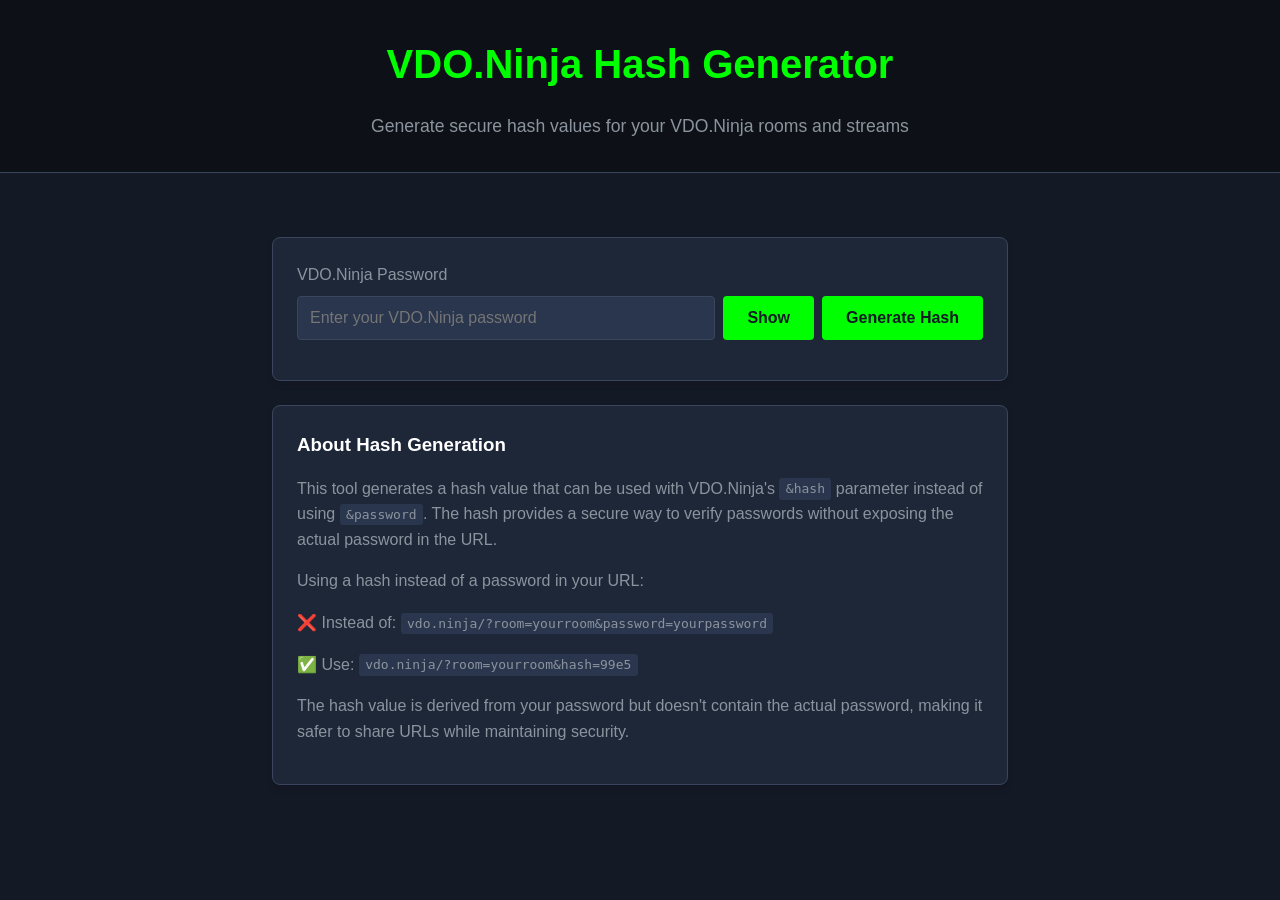
<file: vdo/changepassword.html>
<!DOCTYPE html>
<html>
<head>
    <title>VDO.Ninja Hash Generator</title>
	<meta charset="utf8" />
    <style>
        :root {
            --primary: #00ff00;
            --primary-dark: #00cc00;
            --bg-dark: #141926;
            --bg-darker: #0d1117;
            --bg-card: #1e2738;
            --bg-input: #2a364d;
            --border: #3a465d;
            --text: #ffffff;
            --text-muted: #8b949e;
        }
        
        * {
            box-sizing: border-box;
            margin: 0;
            padding: 0;
        }
        
        body {
            background: var(--bg-dark);
            color: var(--text);
            font-family: -apple-system, BlinkMacSystemFont, "Segoe UI", Roboto, Oxygen-Sans, Ubuntu, Cantarell, "Helvetica Neue", sans-serif;
            line-height: 1.6;
            min-height: 100vh;
            display: flex;
            flex-direction: column;
        }
        
        .container {
            max-width: 800px;
            margin: 0 auto;
            padding: 2rem;
            width: 100%;
        }
        
        .header {
            text-align: center;
            margin-bottom: 2rem;
            padding: 2rem 0;
            background: var(--bg-darker);
            border-bottom: 1px solid var(--border);
        }
        
        h1 {
            color: var(--primary);
            margin-bottom: 1rem;
            font-size: 2.5rem;
        }
        
        .subtitle {
            color: var(--text-muted);
            font-size: 1.1rem;
        }
        
        .card {
            background: var(--bg-card);
            padding: 1.5rem;
            border-radius: 8px;
            margin-bottom: 1.5rem;
            border: 1px solid var(--border);
            box-shadow: 0 4px 6px rgba(0, 0, 0, 0.1);
        }
        
        .input-group {
            margin-bottom: 1rem;
        }
        
        label {
            display: block;
            margin-bottom: 0.5rem;
            color: var(--text-muted);
        }
        
        .input-wrapper {
            position: relative;
            display: flex;
            gap: 0.5rem;
        }
        
        input {
            flex: 1;
            padding: 0.75rem;
            background: var(--bg-input);
            border: 1px solid var(--border);
            color: var(--text);
            border-radius: 4px;
            font-size: 1rem;
            transition: all 0.2s ease;
        }
        
        input:focus {
            outline: none;
            border-color: var(--primary);
            box-shadow: 0 0 0 2px rgba(0, 255, 0, 0.1);
        }
        
        button {
            background: var(--primary);
            color: var(--bg-dark);
            border: none;
            padding: 0.75rem 1.5rem;
            border-radius: 4px;
            cursor: pointer;
            font-weight: 600;
            font-size: 1rem;
            transition: all 0.2s ease;
            white-space: nowrap;
        }
        
        button:hover {
            background: var(--primary-dark);
            transform: translateY(-1px);
        }
        
        button:active {
            transform: translateY(0);
        }
        
        .result {
            display: none;
            animation: fadeIn 0.3s ease;
        }
        
        .result.visible {
            display: block;
        }
        
        .hash-display {
            display: flex;
            align-items: center;
            gap: 1rem;
            background: var(--bg-input);
            padding: 1rem;
            border-radius: 4px;
            margin-bottom: 1rem;
        }
        
        .hash-value {
            font-family: monospace;
            font-size: 1.2rem;
            color: var(--primary);
        }
        
        .url-preview {
            font-family: monospace;
            background: var(--bg-input);
            padding: 1rem;
            border-radius: 4px;
            word-break: break-all;
        }
        
        .info {
            color: var(--text-muted);
        }
        
        .info h3 {
            color: var(--text);
            margin-bottom: 1rem;
        }
        
        .info p {
            margin-bottom: 1rem;
        }
        
        code {
            background: var(--bg-input);
            padding: 0.2rem 0.4rem;
            border-radius: 3px;
            font-family: monospace;
        }
        
        @keyframes fadeIn {
            from { opacity: 0; transform: translateY(-10px); }
            to { opacity: 1; transform: translateY(0); }
        }
        
        .toggle-password {
            position: absolute;
            right: 0.5rem;
            top: 50%;
            transform: translateY(-50%);
            background: none;
            border: none;
            color: var(--text-muted);
            cursor: pointer;
            padding: 0.5rem;
        }
        
        .copy-notification {
            position: fixed;
            top: 1rem;
            right: 1rem;
            background: var(--primary);
            color: var(--bg-dark);
            padding: 0.75rem 1.5rem;
            border-radius: 4px;
            display: none;
            animation: slideIn 0.3s ease;
        }
        
        @keyframes slideIn {
            from { transform: translateX(100%); opacity: 0; }
            to { transform: translateX(0); opacity: 1; }
        }
        
        @media (max-width: 600px) {
            .container {
                padding: 1rem;
            }
            
            h1 {
                font-size: 2rem;
            }
            
            .input-wrapper {
                flex-direction: column;
            }
            
            button {
                width: 100%;
            }
        }
    </style>
</head>
<body>
    <div class="header">
        <h1>VDO.Ninja Hash Generator</h1>
        <p class="subtitle">Generate secure hash values for your VDO.Ninja rooms and streams</p>
    </div>

    <div class="container">
        <div class="card">
            <div class="input-group">
                <label for="passwordInput">VDO.Ninja Password</label>
                <div class="input-wrapper">
                    <input type="password" id="passwordInput" placeholder="Enter your VDO.Ninja password" autocomplete="off">
                    <button onclick="togglePassword()">Show</button>
                    <button onclick="generateHashFromInput()">Generate Hash</button>
                </div>
            </div>

            <div class="result" id="resultDiv">
                <div class="hash-display">
                    <span>Hash:</span>
                    <span class="hash-value" id="hashResult"></span>
                    <button onclick="copyHash()">Copy Hash</button>
                </div>
                <div class="url-preview" id="urlPreview"></div>
            </div>
        </div>

        <div class="card info">
            <h3>About Hash Generation</h3>
            <p>This tool generates a hash value that can be used with VDO.Ninja's <code>&hash</code> parameter instead of using <code>&password</code>. The hash provides a secure way to verify passwords without exposing the actual password in the URL.</p>
            <p>Using a hash instead of a password in your URL:</p>
            <p>❌ Instead of: <code>vdo.ninja/?room=yourroom&password=yourpassword</code></p>
            <p>✅ Use: <code>vdo.ninja/?room=yourroom&hash=99e5</code></p>
            <p>The hash value is derived from your password but doesn't contain the actual password, making it safer to share URLs while maintaining security.</p>
        </div>
    </div>

    <div class="copy-notification" id="copyNotification">Hash copied to clipboard!</div>

    <script>
    function generateHash(str, length=false) {
        var buffer = new TextEncoder("utf-8").encode(str);
        return crypto.subtle.digest("SHA-256", buffer).then(
            function(hash) {
                hash = new Uint8Array(hash);
                if (length) {
                    hash = hash.slice(0, parseInt(parseInt(length)/2));
                }
                return toHexString(hash);
            }
        );
    }

    function toHexString(byteArray) {
        return Array.prototype.map.call(byteArray, function(byte) {
            return ('0' + (byte & 0xFF).toString(16)).slice(-2);
        }).join('');
    }

    function generateHashFromInput() {
        var password = document.getElementById('passwordInput').value;
        if (!password) {
            alert('Please enter a password');
            return;
        }
        
        password = password.trim();
        password = encodeURIComponent(password);
        
        var salt = location.hostname;
        if (location.hostname == "steveseguin.github.io") {
            salt = "vdo.ninja";
        } else if (["vdo.ninja","rtc.ninja","versus.cam","socialstream.ninja"].includes(location.hostname.split(".").slice(-2).join("."))) {
            salt = location.hostname.split(".").slice(-2).join(".");
        }
        
        generateHash(password + salt, 4).then(function(hash) {
            document.getElementById('hashResult').textContent = hash;
            document.getElementById('urlPreview').textContent = `vdo.ninja/?room=yourroom&hash=${hash}`;
            document.getElementById('resultDiv').classList.add('visible');
        });
    }

    function copyHash() {
        const hash = document.getElementById('hashResult').textContent;
        navigator.clipboard.writeText(hash).then(function() {
            showNotification();
        });
    }

    function togglePassword() {
        const input = document.getElementById('passwordInput');
        const button = input.nextElementSibling;
        if (input.type === 'password') {
            input.type = 'text';
            button.textContent = 'Hide';
        } else {
            input.type = 'password';
            button.textContent = 'Show';
        }
    }

    function showNotification() {
        const notification = document.getElementById('copyNotification');
        notification.style.display = 'block';
        setTimeout(() => {
            notification.style.display = 'none';
        }, 2000);
    }

    // Enable Enter key to generate hash
    document.getElementById('passwordInput').addEventListener('keypress', function(e) {
        if (e.key === 'Enter') {
            generateHashFromInput();
        }
    });
    </script>
</body>
</html>
</file>
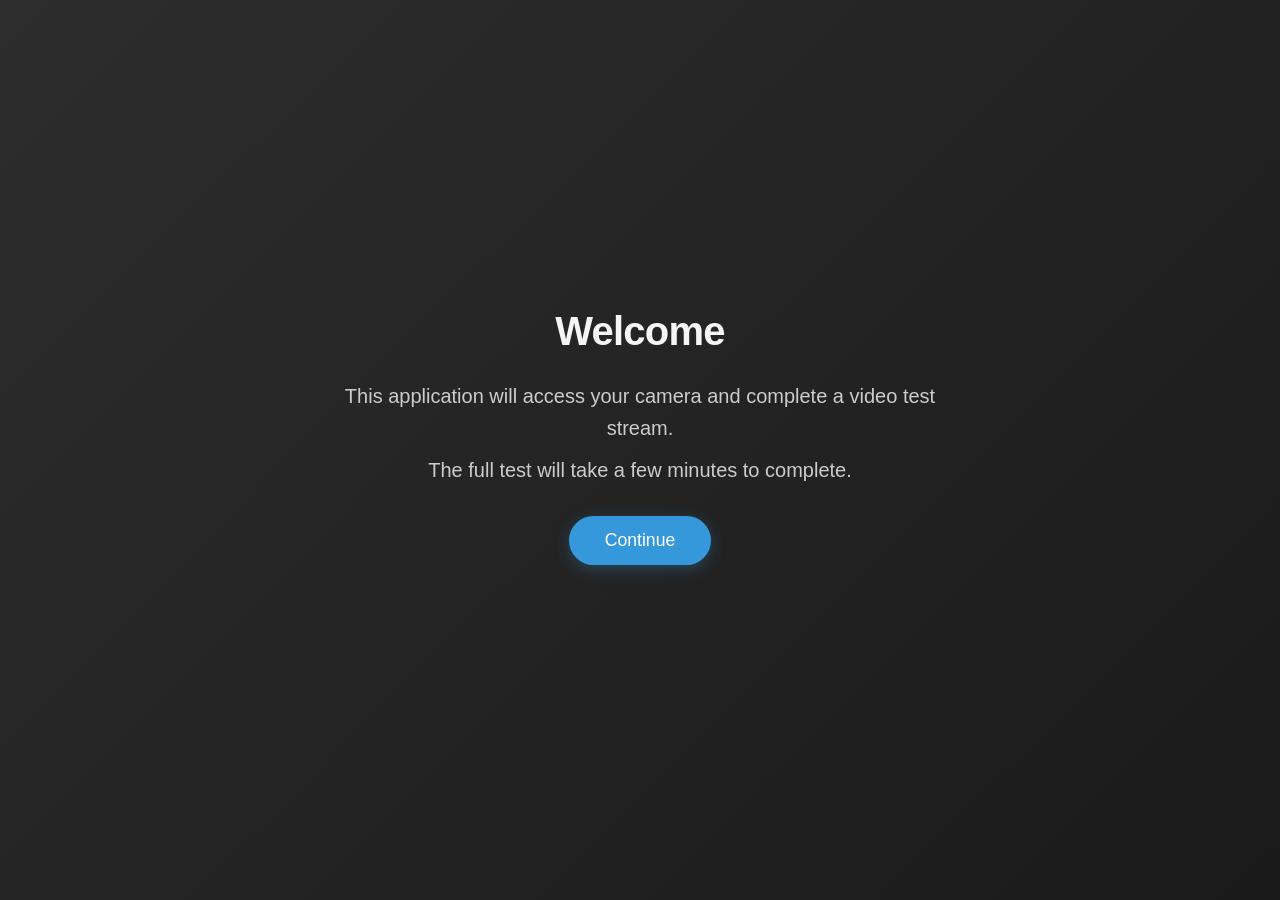
<file: vdo/check.html>
<html>
	<head>
		<link rel="stylesheet" href="./lineawesome/css/line-awesome.min.css" />
		<link rel="stylesheet" href="./check.css?ver=1" />
		<meta charset="utf8" />
		<link rel="shortcut icon" href="data:image/x-icon;," type="image/x-icon" />
		<link id="favicon1" rel="icon" type="image/png" sizes="32x32" href="./media/favicon-32x32.png" />
		<link id="favicon2" rel="icon" type="image/png" sizes="16x16" href="./media/favicon-16x16.png" />
		<link id="favicon3" rel="icon" href="./media/favicon.ico" />
		<link id="thumbnailUrl" itemprop="thumbnailUrl" href="./media/vdoNinja_logo_full.png" />
		<link rel="alternate" type="text/markdown" href="/rawdoc.md" title="Developer and User Documentation">
		<meta name="viewport" content="width=device-width, initial-scale=1" />
		<meta name="robots" content="index, follow" />
		<meta name="author" content="Steve Seguin" />
		<meta name="copyright" content="&copy; 2024 Steve Seguin" />
		<meta name="license" content="https://github.com/steveseguin/vdo.ninja/blob/master/LICENSE" />
		<meta name="sourcecode" content="https://github.com/steveseguin/vdo.ninja" />
		<meta name="theme-color" content="#0f131d" />
		<link rel="canonical" href="https://vdo.ninja/check.html" />
		<title>VDON Stream Test</title>
		<meta id="metaTitle" name="title" content="VDON Stream Test" />
		<meta name="description" content="Run a VDO.Ninja preflight test for camera, microphone, bandwidth, and WebRTC connection quality before joining a live room." />

		<meta name="twitter:card" content="summary_large_image">
		<meta name="twitter:creator" content="@SteveSeguin">
		<meta name="twitter:title" content="VDON Stream Test">
		<meta name="twitter:description" content="Check your camera, microphone, and WebRTC network performance before you go live on VDO.Ninja.">
		<meta name="twitter:image" content="https://vdo.ninja/media/vdoNinja_logo_full.png">

		<meta property="og:type" content="website">
		<meta property="og:url" content="https://vdo.ninja/check.html">
		<meta property="og:title" content="VDON Stream Test">
		<meta property="og:description" content="Run a VDO.Ninja preflight test for camera, microphone, bandwidth, and WebRTC connection quality before joining a live room.">
		<meta property="og:image" content="https://vdo.ninja/media/vdoNinja_logo_full.png">
		<meta property="og:image:width" content="1200">
		<meta property="og:image:height" content="630">
		<meta property="og:site_name" content="VDO.Ninja">

	</head>
	<body>
		<div class="fullscreen" id="page1">
			<h1>Welcome</h1>
			<h2>
				<p>This application will access your camera and complete a video test stream.</p>
				<p>The full test will take a few minutes to complete.</p>
				<button onclick="next1();">Continue</button>
			</h2>
		</div>
		<div class="fullscreen hidden" id="page2">
			<h1>Please note, for best results:</h1>
			<h2>
				<ul>
					<li>Connect your computer to a wired connection, instead of Wi-Fi</li>
					<li>Have no other applications open while running this test</li>
					<li>If using a laptop, connect your laptop to a power outlet</li>
				</ul>
				<button onclick="next2();">Continue</button>
			</h2>
		</div>
		
		<div class="fullscreen hidden" id="page2a">
			<h1>This first step will measure your network bandwidth</h1>
			<h2>
				<p>We will test against Cloudflare's speed test servers.</p>
				<p>It will take a minute to complete once started.</p>
				<div id="cloudflareresults">
					<button id="cloudflare" disabled>Loading Files</button>
				</div>
			</h2>
		</div>
		
		<div class="fullscreen hidden" id="page3">
			<h2>
				<p>The next step will access your camera and microphone.</p>
				<p>Accept the camera and microphone permissions if prompted.</p>
				<small><i>No one will be able to see your video or audio, other than you.</i></small>
				<p><img src='./media/accept.png'/></p>
				<button onclick="next3();">Continue</button>
			</h2>
		</div>
		<div id="mainapp" class="hidden">
			<h1>
				Video and stream quality check
			</h1>
			<div id="container">
			</div>
			<div class="hidden" id="graphs">
				<div class="graph">
					<h3>Bitrate (kbps)</h3>
					<span>0</span>
					<canvas id="bitrate-graph"></canvas>
				</div>

				<div class="graph">
					<h3>Buffer delay (ms)</h3>
					<span>0</span>
					<canvas id="buffer-graph"></canvas>
				</div>

				<div class="graph">
					<h3>Packet Loss (%)</h3>
					<span>0</span>
					<canvas id="packetloss-graph"></canvas>
				</div>
			</div>
			
			<div style="display:none;" id="explanation">
				<div id="remote"></div>
				<br />
				Testing location: <select name="turnlist" id="turnlist" onchange="reloadTurn();" title="Select an exact location to test against">
				  <option selected value="">Automatic</option>
				  <option value="de1">Saarbruecken, Germany</option>
				  <option value="de2">Frankfurt, Germany</option>
				  <option value="fr1">Strasbourg, France</option>
				  <option value="bra1">São Paulo, Brazil</option>
				  <option value="pol1">Warsaw, Poland</option>
				  <option value="cae1">Montreal, Canada</option>
				  <option value="use1">Virgina, USA</option>
				  <option disabled value="usc1">Chicago, USA</option>
				  <option disabled value="usw1">Los Angeles, USA</option>
				  <option value="usw2">Oregon, USA</option>
				  <option value="aus1">Sydney, Australia</option>
				  <option value="jap1">Tokyo, Japan</option>
				  <option value="sing1">Singapore</option>
				  <option value="ind1">Mumbai, India</option>
				  <option value="pol1">Warsaw, Poland</option>
				</select>
				<br /><br /><br />
			</div>
		</div>

		<script>
		
			function getChromiumVersion() {
				var raw = navigator.userAgent.match(/Chrom(e|ium)\/([0-9]+)\./);
				return raw ? parseInt(raw[2], 10) : false;
			}
			
			function next1(){
				document.getElementById("page1").classList.add("hidden");
				document.getElementById("page2").classList.remove("hidden");
			}
			
			async function runCodecDetection() {
			  try {
				console.log("Starting advanced codec detection...");
				const detectedCodecs = await detectCodecs();
				logged.push({detectedCodecs});
				console.log("Codec detection complete", detectedCodecs);
				return detectedCodecs;
			  } catch (error) {
				console.error("Error in codec detection:", error);
				logged.push({codecDetectionError: error.message});
				return null;
			  }
			}

			// Call codec detection at appropriate time
			function next2() {
			  document.getElementById("page2").classList.add("hidden");
			  document.getElementById("page2a").classList.remove("hidden");
			  
			  // Run codec detection in parallel with speed test loading
			  runCodecDetection();
			  
			  setTimeout(function() {
				if (document.getElementById("playButton") && !document.getElementById("playButton").skip) {
				  next2a();
				}
			  }, 10000);
			}
			
			function next2a(){
				document.getElementById("page2a").classList.add("hidden");
				document.getElementById("page3").classList.remove("hidden");
			}
			
			function next3(){
				document.getElementById("page3").classList.add("hidden");
				document.getElementById("mainapp").classList.remove("hidden");
				loadIframe(region);
			}
		
			(function (w) {
				w.URLSearchParams =
					w.URLSearchParams ||
					function (searchString) {
						var self = this;
						self.searchString = searchString;
						self.get = function (name) {
							var results = new RegExp("[\?&]" + name + "=([^&#]*)").exec(
								self.searchString
							);
							if (results == null) {
								return null;
							} else {
								return decodeURI(results[1]) || 0;
							}
						};
					};
			})(window);
			var urlParams = new URLSearchParams(window.location.search);
			
			var quality_reason = "";
			var encoder = "";
			var Round_Trip_Time_ms = "";
			var recordResults = false;
			
			var iframe1 = document.createElement("iframe");
			
			function copyFunction(copyText) {
				alert("Log copied to the clipboard.");
				try {
					copyText.select();
					copyText.setSelectionRange(0, 99999);
					document.execCommand("copy");
				} catch (e) {
					var dummy = document.createElement("input");
					document.body.appendChild(dummy);
					dummy.value = copyText;
					dummy.select();
					document.execCommand("copy");
					document.body.removeChild(dummy);
					return false;
				}
				
			}
			
			function printValues(obj) {
				var out = "";
				for (var key in obj) {
					if (typeof obj[key] === "object") {
						out += "<br />";
						out += printValues(obj[key]);
					} else {
						if (key.startsWith("_")) {
						} else {
							out += "<b>" + key + "</b>: " + obj[key] + "<br />";
						}
					}
				}
				return out;
			}

			var logged = [];
			function logData(data) {
				logged.push(data);
			}
			
			const stunServers = [
			  'stun:stun.l.google.com:19302',
			  'stun:stun1.l.google.com:19302',
			  'stun:stun.cloudflare.com:3478',
			];

			async function checkConnectionModes() {
			  let hostMode = false;
			  let srflxMode = false;

			  const iceConfig = { iceServers: [{ urls: stunServers }] };
			  const rtcPeerConnection = new RTCPeerConnection(iceConfig);

			  rtcPeerConnection.createDataChannel(''); // Create a dummy data channel
			  const offer = await rtcPeerConnection.createOffer();

			  rtcPeerConnection.onicecandidate = (event) => {
				if (event.candidate) {
				  if (event.candidate.candidate.includes('srflx')) {
					if (!srflxMode){
						srflxMode= true;
						if (hostMode){
							logged.push({hostMode,srflxMode});
						}
					}
				  } else if (event.candidate.candidate.includes('host')) {
					if (!hostMode){
						hostMode = true;
						if (srflxMode){
							logged.push({hostMode,srflxMode});
						}
					}
				  }
				} else {
				  rtcPeerConnection.onicecandidate = null;
				  if (!hostMode || !hostMode){
					logged.push({hostMode,srflxMode});
				  }
				}
			  };
			  rtcPeerConnection.setLocalDescription(offer);
			}
			try {
				checkConnectionModes();
			} catch(e){}
		
			function reloadTurn(){
				console.log("Reloading to change TURN servers");
				loadIframe(document.getElementById("turnlist").value);
			}
			
			function updateTurnlist(value){
				var select = document.getElementById("turnlist");
				var selected = select.value;
				
				select.innerHTML = "";
				
				var opt = document.createElement("option");
				opt.value = ""
				opt.title = "Choose the closest location automatically";
				opt.innerHTML = "Automatic";
				select.appendChild(opt);
				if (selected == ""){
					opt.selected = true;
				}
				
				for (var i =0;i<value.length;i++){
					var opt = document.createElement("option");
					opt.value = value[i].locale;
					opt.title = value[i].name;
					opt.innerHTML = value[i].name;
					select.appendChild(opt);
					if (selected == opt.value){
						opt.selected = true;
					}
				}
			}
			
			var eventMethod = window.addEventListener
				? "addEventListener"
				: "attachEvent";
			var eventer = window[eventMethod];
			var messageEvent = eventMethod === "attachEvent" ? "onmessage" : "message";
			var previousResolution;
			var timer= null;
			
			var statsSent = false;

			eventer(messageEvent, function (e) {
				if ("action" in e.data) {
				
					if (e.data.action == "available-speedtest-servers"){
						console.warn("Speedtest server list loaded");
						updateTurnlist(e.data.value);
					}
					
					if (e.data.action == "started-camera"){
						loadIframe2();
						document.getElementById("localVideoText").innerText =  "Local video before transmission";
					} else if (e.data.action == "screen-share-state" && e.data.value){
						loadIframe2();
						document.getElementById("localVideoText").innerText =  "Local video before transmission";
					} 
					
					if (e.data.action == "new-view-connection") {
						if (timer===null){
							timer = 0;
						} else {
							return;
						}
						buttonContainer.querySelectorAll(
							"#controls button:last-child"
						)[0].style.display = "inline";
						
						
						logData({"timestart": Date.now()});
						
						try {
							logData({"peakhour": new Date(Date.now()).getHours()>7 && new Date(Date.now()).getHours()<11});
						} catch(e){}
						
						var showdetails = document.createElement("button");
						showdetails.onclick = function(){
							document.getElementById("graphs").classList.toggle('hidden');
						}
						showdetails.innerText = "Show testing details";
						buttonContainer.appendChild(showdetails);
						
						setTimeout(function(button){
							button.click();
						}, 90000,button);
					}

					if (e.data.action == "setVideoBitrate") {
						buttonContainer.querySelectorAll("button").forEach((button) => {
							button.classList.remove("active");
						});
						if (e.data.value == 30) {
							document
								.querySelectorAll("#controls button")[0]
								.classList.add("active");
						}
						if (e.data.value == 6000) {
							document
								.querySelectorAll("#controls button")[1]
								.classList.add("active");
						}
						if (e.data.value == -1) {
							document
								.querySelectorAll("#controls button")[2]
								.classList.add("active");
						}
					}
				}
				if ("stats" in e.data) {
					var out = "";
					
					
					for (var someValue in e.data.stats.inbound) {
						out += printValues(e.data.stats.inbound[someValue]);
						if (e.data.stats.inbound[someValue] && e.data.stats.inbound[someValue].info){
							if (!statsSent){
								statsSent = e.data.stats.inbound[someValue];
							}
						}
					}
					
					for (var someValue in e.data.stats.outbound) {
						if (e.data.stats.outbound[someValue].quality_limitation_reason){
							if (quality_reason != e.data.stats.outbound[someValue].quality_limitation_reason) {
								quality_reason = e.data.stats.outbound[someValue].quality_limitation_reason;
								logData({"QLR": quality_reason});
							}
						}
						
						if (e.data.stats.outbound[someValue].encoder){
							if (encoder != e.data.stats.outbound[someValue].encoder) {
								encoder = e.data.stats.outbound[someValue].encoder;
								logData({"encoder":encoder});
							}
						} else if (e.data.stats.outbound[someValue].video_codec){
							if (encoder != e.data.stats.outbound[someValue].video_codec) {
								encoder = e.data.stats.outbound[someValue].video_codec;
								logData({"encoder":encoder});
							}
						}
					}

					for (var key in e.data.stats.inbound[streamID]){
						if (typeof e.data.stats.inbound[streamID][key] == "object"){
							if ("Bitrate_in_kbps" in e.data.stats.inbound[streamID][key]){
								var bitrate = e.data.stats.inbound[streamID][key]["Bitrate_in_kbps"];
								updateData("bitrate", bitrate);
							}
							
							if ("Jitter_Buffer_ms" in e.data.stats.inbound[streamID][key]){
								var buffer = e.data.stats.inbound[streamID][key]["Jitter_Buffer_ms"];
								updateData("buffer", buffer);
							} else if ("Buffer_Delay_in_ms" in e.data.stats.inbound[streamID][key]){
								var buffer = e.data.stats.inbound[streamID][key]["Buffer_Delay_in_ms"];
								updateData("buffer", buffer);
							} else if ("Added_Buffer_Delay_ms" in e.data.stats.inbound[streamID][key]){
								console.log("Added_Buffer_Delay_ms");
								var buffer = e.data.stats.inbound[streamID][key]["Added_Buffer_Delay_ms"];
								updateData("buffer", buffer);
							}
							
							if ("packetLoss_in_percentage" in e.data.stats.inbound[streamID][key]){
								var packetloss = e.data.stats.inbound[streamID][key]["packetLoss_in_percentage"];
								if (packetloss != undefined) {
									packetloss = packetloss.toFixed(2);
									updateData("packetloss", packetloss);
								}
							}

							if ("Resolution" in e.data.stats.inbound[streamID][key]){
								var resolution = e.data.stats.inbound[streamID][key]["Resolution"];

								if (previousResolution != resolution) {
									previousResolution = resolution;
									logData({"resolution": resolution});
								}
							}
							
						}
					}
				}
			});

			var streamID = "";
			var possible = "ABCDEFGHJKLMNPQRSTUVWXYZabcdefghijkmnpqrstuvwxyz23456789";
			for (var i = 0; i < 7; i++) {
				streamID += possible.charAt(
					Math.floor(Math.random() * possible.length)
				);
			}
			
			if (urlParams.has("sid")) {
				streamID = urlParams.get("sid");
			} else if (urlParams.has("push")) {
				streamID = urlParams.get("push");
			}
			
			var region = "";
			if (urlParams.has("location")) {
				region = urlParams.get("location");
			} else if (urlParams.has("region")) {
				region = urlParams.get("region");
			}
			
			var testType= "webcam&quality=0&css=check.css";
			if (urlParams.has("screen") || urlParams.has("ss") || urlParams.has("screenshare") || urlParams.has("screentest")) {
				testType = "quality=0&screenshare&css=check.css"
			}
			
			<!-- <option selected value="">Automatic</option> -->
			<!-- <option value="de1">Saarbruecken, Germany</option> -->
			<!-- <option value="de2">Frankfurt, Germany</option> -->
			<!-- <option value="fr1">Strasbourg, France</option> -->
			<!-- <option value="bra1">São Paulo, Brazil</option> -->
			<!-- <option value="pol1">Warsaw, Poland</option> -->
			<!-- <option value="cae1">Montreal, Canada</option> -->
			<!-- <option value="use1">Virgina, USA</option> -->
			<!-- <option disabled value="usc1">Chicago, USA</option> -->
			<!-- <option disabled value="usw1">Los Angeles, USA</option> -->
			<!-- <option value="usw2">Oregon, USA</option> -->
			<!-- <option value="aus1">Sydney, Australia</option> -->
			<!-- <option value="jap1">Tokyo, Japan</option> -->
			<!-- <option value="sing1">Singapore</option> -->
			<!-- <option value="ind1">Mumbai, India</option> -->
			<!-- <option value="pol1">Warsaw, Poland</option> -->
			
			function detectCodecs() {
			  const codecData = {
				video: {},
				audio: {},
				webrtc: {},
				webcodec: {},
				mediaCapabilities: {}
			  };

			  // Basic mimeType detection function - returns all supported mime types
			  function getSupportedMimeTypes(media, types, codecs) {
				const supported = [];
				
				// First check simple types
				types.forEach(type => {
				  const mimeType = `${media}/${type}`;
				  if (MediaRecorder.isTypeSupported(mimeType)) {
					supported.push(mimeType);
				  }
				});
				
				// Then check with codecs
				types.forEach(type => {
				  const mimeType = `${media}/${type}`;
				  
				  codecs.forEach(codec => {
					if (!codec) return;
					
					const variation = `${mimeType};codecs=${codec.toLowerCase()}`;
					if (MediaRecorder.isTypeSupported(variation)) {
					  supported.push(variation);
					  
					  const codecKey = codec.toLowerCase();
					  if (media === 'video') {
						codecData.video[codecKey] = codecData.video[codecKey] || {};
						codecData.video[codecKey].mediaRecorder = true;
						codecData.video[codecKey].canEncode = true;
					  } else {
						codecData.audio[codecKey] = codecData.audio[codecKey] || {};
						codecData.audio[codecKey].mediaRecorder = true;
						codecData.audio[codecKey].canEncode = true;
					  }
					}
				  });
				  
				  // Check codec combinations for video/webm
				  if (media === 'video' && type === 'webm') {
					codecs.forEach(videoCodec => {
					  if (!videoCodec) return;
					  
					  const audioCodecs = ['opus', 'vorbis'];
					  audioCodecs.forEach(audioCodec => {
						const variation = `${mimeType};codecs=${videoCodec.toLowerCase()},${audioCodec}`;
						if (MediaRecorder.isTypeSupported(variation)) {
						  supported.push(variation);
						}
					  });
					});
				  }
				});
				
				return supported;
			  }

			  // WebRTC hardware acceleration checker
			  async function checkWebRTCHardwareAcceleration(codec) {
				return new Promise(async (resolve) => {
				  try {
					const config = {
					  iceServers: [{ urls: 'stun:stun.l.google.com:19302' }],
					  iceCandidatePoolSize: 0
					};
					
					const pc1 = new RTCPeerConnection(config);
					const pc2 = new RTCPeerConnection(config);
					
					pc1.createDataChannel('test', {ordered: true});
					
					pc1.onicecandidate = e => e.candidate && pc2.addIceCandidate(e.candidate);
					pc2.onicecandidate = e => e.candidate && pc1.addIceCandidate(e.candidate);
					
					const canvas = document.createElement('canvas');
					canvas.width = 1280;
					canvas.height = 720;
					
					const ctx = canvas.getContext('2d');
					ctx.fillStyle = '#3498db';
					ctx.fillRect(0, 0, canvas.width, canvas.height);
					
					const startTime = Date.now();
					function animateCanvas() {
					  const elapsed = Date.now() - startTime;
					  ctx.fillStyle = '#3498db';
					  ctx.fillRect(0, 0, canvas.width, canvas.height);
					  
					  ctx.fillStyle = '#e74c3c';
					  const x = 100 + Math.sin(elapsed / 500) * 100;
					  const y = canvas.height / 2 + Math.cos(elapsed / 500) * 100;
					  ctx.beginPath();
					  ctx.arc(x, y, 50, 0, Math.PI * 2);
					  ctx.fill();
					  
					  if (Date.now() - startTime < 3000) {
						requestAnimationFrame(animateCanvas);
					  }
					}
					
					animateCanvas();
					const stream = canvas.captureStream(30);
					
					stream.getVideoTracks().forEach(track => {
					  pc1.addTrack(track, stream);
					});
					
					const transceiver = pc1.getTransceivers()[0];
					const codecs = RTCRtpSender.getCapabilities('video').codecs;
					
					const targetCodec = codecs.find(c => {
					  return c.mimeType.toLowerCase().includes(codec.toLowerCase());
					});
					
					if (targetCodec) {
					  transceiver.setCodecPreferences([targetCodec]);
					}
					
					const offer = await pc1.createOffer();
					await pc1.setLocalDescription(offer);
					await pc2.setRemoteDescription(offer);
					const answer = await pc2.createAnswer();
					await pc2.setLocalDescription(answer);
					await pc1.setRemoteDescription(answer);
					
					setTimeout(async () => {
					  let hardwareAccelerated = false;
					  let profile = null;
					  
					  try {
						const stats = await pc1.getStats();
						stats.forEach(stat => {
						  if (stat.type === 'outbound-rtp' && stat.kind === 'video') {
							if (stat.encoderImplementation) {
							  const implementation = stat.encoderImplementation.toLowerCase();
							  hardwareAccelerated = implementation.includes('hardware') || 
													implementation === 'externalencoder' || 
													implementation === 'mediafoundationvideoacceleration' ||
													implementation.includes('accelerator');
							}
							
							if (stat.codecId) {
							  stats.forEach(s => {
								if (s.id === stat.codecId && s.sdpFmtpLine) {
								  const match = s.sdpFmtpLine.match(/profile-level-id=([0-9a-f]+)/i);
								  if (match) {
									profile = match[1];
								  }
								}
							  });
							}
						  }
						});
					  } catch (e) {
						console.error(`Error getting WebRTC stats: ${e.message}`);
					  }
					  
					  pc1.close();
					  pc2.close();
					  stream.getTracks().forEach(track => track.stop());
					  
					  resolve({ 
						hardwareAccelerated, 
						profile,
						webrtc: true,
						canEncode: true,
						canDecode: true,
						webrtcHwEncoding: hardwareAccelerated
					  });
					}, 2000);
				  } catch (error) {
					console.error(`WebRTC check failed for ${codec}: ${error.message}`);
					resolve({ webrtc: false });
				  }
				});
			  }

			  // WebCodec encoder detection
			  async function checkWebCodecEncoder(codec, width = 1280, height = 720, framerate = 30) {
				if (!('VideoEncoder' in window)) {
				  return { webcodec: false };
				}
				
				let result = { webcodec: false };
				
				try {
				  const codecMapping = {
					'vp8': 'vp8',
					'vp9': 'vp09.00.10.08',
					'av1': 'av01.0.04M.08',
					'h264': 'avc1.42001E',
					'h265': 'hev1.1.6.L93.B0'
				  };
				  
				  const webcodecFormat = codecMapping[codec.toLowerCase()] || codec;
				  
				  // Check hardware acceleration with prefer-hardware
				  const hwConfig = {
					codec: webcodecFormat,
					hardwareAcceleration: 'prefer-hardware',
					width,
					height,
					bitrate: 2000000,
					framerate
				  };
				  
				  const hwSupport = await VideoEncoder.isConfigSupported(hwConfig);
				  
				  if (hwSupport && hwSupport.supported) {
					result = { 
					  webcodec: true,
					  hardwareAccelerated: true,
					  config: hwSupport.config,
					  canEncode: true
					};
				  } else {
					// Check with prefer-software
					const swConfig = {
					  codec: webcodecFormat,
					  hardwareAcceleration: 'prefer-software',
					  width,
					  height,
					  bitrate: 2000000,
					  framerate
					};
					
					const swSupport = await VideoEncoder.isConfigSupported(swConfig);
					
					if (swSupport && swSupport.supported) {
					  result = { 
						webcodec: true,
						hardwareAccelerated: false,
						config: swSupport.config,
						canEncode: true
					  };
					}
				  }
				} catch (error) {
				  console.error(`WebCodec encoder check failed for ${codec}: ${error.message}`);
				}
				
				return result;
			  }

			  // WebCodec decoder detection
			  async function checkWebCodecDecoder(codec, width = 1280, height = 720, framerate = 30) {
				if (!('VideoDecoder' in window)) {
				  return { webcodec: false };
				}
				
				let result = { webcodec: false };
				
				try {
				  const codecMapping = {
					'vp8': 'vp8',
					'vp9': 'vp09.00.10.08',
					'av1': 'av01.0.04M.08',
					'h264': 'avc1.42001E',
					'h265': 'hev1.1.6.L93.B0'
				  };
				  
				  const webcodecFormat = codecMapping[codec.toLowerCase()] || codec;
				  
				  // Check hardware acceleration with prefer-hardware
				  const hwConfig = {
					codec: webcodecFormat,
					hardwareAcceleration: 'prefer-hardware',
					codedWidth: width,
					codedHeight: height,
					description: new Uint8Array(0)
				  };
				  
				  const hwSupport = await VideoDecoder.isConfigSupported(hwConfig);
				  
				  if (hwSupport && hwSupport.supported) {
					result = { 
					  webcodec: true,
					  hardwareAccelerated: true,
					  config: hwSupport.config,
					  canDecode: true
					};
				  } else {
					// Check with prefer-software
					const swConfig = {
					  codec: webcodecFormat,
					  hardwareAcceleration: 'prefer-software',
					  codedWidth: width,
					  codedHeight: height,
					  description: new Uint8Array(0)
					};
					
					const swSupport = await VideoDecoder.isConfigSupported(swConfig);
					
					if (swSupport && swSupport.supported) {
					  result = { 
						webcodec: true,
						hardwareAccelerated: false,
						config: swSupport.config,
						canDecode: true
					  };
					}
				  }
				} catch (error) {
				  console.error(`WebCodec decoder check failed for ${codec}: ${error.message}`);
				}
				
				return result;
			  }

			  // Main detection function
			  async function runDetection() {
				// Define codec lists
				const videoTypes = ["webm", "mp4", "x-matroska", "ogg"];
				const audioTypes = ["webm", "mp4", "ogg", "x-matroska", "wav"];
				
				const videoCodecs = [
				  "vp8", "vp9", "av1", "h264", "h265", 
				  "vp9.0", "vp8.0", "avc1", "av1x", "h.264", "h.265", 
				  "av01.0.04M.08", "vp09.00.10.08", "avc1.42001E"
				];
				
				const audioCodecs = [
				  "opus", "vorbis", "mp3", "aac", "pcm", 
				  "mp4a.40.2", "mp4a", "L16", "wav", "flac"
				];
				
				// 1. Detect MediaRecorder support
				const supportedVideoTypes = getSupportedMimeTypes("video", videoTypes, videoCodecs);
				const supportedAudioTypes = getSupportedMimeTypes("audio", audioTypes, audioCodecs);
				console.log(`Found ${supportedVideoTypes.length} supported video MediaRecorder formats`);
				console.log(`Found ${supportedAudioTypes.length} supported audio MediaRecorder formats`);
				
				// 2. Detect WebCodec support
				if ('VideoEncoder' in window || 'VideoDecoder' in window) {
				  console.log('Checking WebCodec support...');
				  
				  const resolutions = [
					{ width: 640, height: 360 },
					{ width: 1280, height: 720 },
					{ width: 1920, height: 1080 }
				  ];
				  
				  const webcodecCodecs = ['vp8', 'vp9', 'h264', 'av1', 'h265'];
				  
				  for (const codec of webcodecCodecs) {
					for (const res of resolutions) {
					  // Check encoder
					  const encoderResult = await checkWebCodecEncoder(codec, res.width, res.height, 30);
					  
					  if (encoderResult.webcodec) {
						codecData.video[codec] = codecData.video[codec] || {};
						codecData.video[codec].webcodec = true;
						codecData.video[codec].canEncode = true;
						
						// Store specific hardware acceleration for WebCodec encoder
						codecData.video[codec].webcodecHwEncoding = encoderResult.hardwareAccelerated;
						
						// If any resolution has hardware acceleration, we'll mark it as supported
						if (encoderResult.hardwareAccelerated) {
						  codecData.video[codec].hardwareAccelerated = true;
						  
						  // Store the min resolution that allows hardware acceleration
						  if (!codecData.video[codec].minHwResolution || 
							res.width * res.height < 
							codecData.video[codec].minHwResolution.width * codecData.video[codec].minHwResolution.height) {
							codecData.video[codec].minHwResolution = res;
							codecData.video[codec].resolutionLimit = `${res.width}x${res.height}+`;
						  }
						} 
						// Only set hardware as false if it hasn't been set to true already
						else if (codecData.video[codec].hardwareAccelerated !== true) {
						  codecData.video[codec].hardwareAccelerated = false;
						}
						
						if (encoderResult.config) {
						  codecData.video[codec].webcodecConfig = codecData.video[codec].webcodecConfig || {};
						  codecData.video[codec].webcodecConfig.encoder = encoderResult.config;
						}
					  }
					  
					  // Check decoder
					  const decoderResult = await checkWebCodecDecoder(codec, res.width, res.height, 30);
					  
					  if (decoderResult.webcodec) {
						codecData.video[codec] = codecData.video[codec] || {};
						codecData.video[codec].webcodec = true;
						codecData.video[codec].canDecode = true;
						
						// Store specific hardware acceleration for WebCodec decoder
						codecData.video[codec].webcodecHwDecoding = decoderResult.hardwareAccelerated;
						
						// If any resolution has hardware acceleration, we'll mark it as supported
						if (decoderResult.hardwareAccelerated) {
						  codecData.video[codec].hardwareAccelerated = true;
						  
						  // Store the min resolution that allows hardware acceleration
						  if (!codecData.video[codec].minHwResolution || 
							res.width * res.height < 
							codecData.video[codec].minHwResolution.width * codecData.video[codec].minHwResolution.height) {
							codecData.video[codec].minHwResolution = res;
							codecData.video[codec].resolutionLimit = `${res.width}x${res.height}+`;
						  }
						} 
						// Only set hardware as false if it hasn't been set to true already
						else if (codecData.video[codec].hardwareAccelerated !== true) {
						  codecData.video[codec].hardwareAccelerated = false;
						}
						
						if (decoderResult.config) {
						  codecData.video[codec].webcodecConfig = codecData.video[codec].webcodecConfig || {};
						  codecData.video[codec].webcodecConfig.decoder = decoderResult.config;
						}
					  }
					}
				  }
				} else {
				  console.log('WebCodec API not supported by this browser');
				}
				
				// 3. Detect WebRTC support and hardware acceleration
				if ('RTCPeerConnection' in window) {
				  console.log('Checking WebRTC support and hardware acceleration...');
				  
				  const webrtcCodecs = ['VP8', 'VP9', 'AV1', 'H264'];
				  
				  for (const codec of webrtcCodecs) {
					const result = await checkWebRTCHardwareAcceleration(codec);
					
					if (result.webrtc) {
					  const normalizedCodec = codec.toLowerCase();
					  codecData.video[normalizedCodec] = codecData.video[normalizedCodec] || {};
					  codecData.video[normalizedCodec].webrtc = true;
					  codecData.video[normalizedCodec].canEncode = true;
					  codecData.video[normalizedCodec].canDecode = true;
					  
					  // Only update hardware acceleration if not already set
					  if (result.hardwareAccelerated) {
						codecData.video[normalizedCodec].hardwareAccelerated = true;
					  } else if (codecData.video[normalizedCodec].hardwareAccelerated !== true) {
						codecData.video[normalizedCodec].hardwareAccelerated = false;
					  }
					  
					  if (result.profile) {
						codecData.video[normalizedCodec].profile = result.profile;
					  }
					  
					  if (result.webrtcHwEncoding) {
						codecData.video[normalizedCodec].webrtcHwEncoding = true;
					  }
					}
				  }
				} else {
				  console.log('WebRTC not supported by this browser');
				}
				
				// 4. Check scalability modes and MediaCapabilities
				if ('mediaCapabilities' in navigator) {
				  console.log('Checking MediaCapabilities API support...');
				  
				  const videoTypes = ['vp8', 'vp9', 'av1', 'h264', 'h265', 'avc1'];
				  const resolutions = [
					{ width: 640, height: 360 },
					{ width: 1280, height: 720 },
					{ width: 1920, height: 1080 }
				  ];
				  
				  // Define scalability modes to test
				  const scalabilityModes = [
					"L1T1", "L1T2", "L1T3",
					"L2T1", "L2T2", "L2T3",
					"L3T1", "L3T2", "L3T3",
					"S2T1", "S2T2", "S2T3",
					"S3T1", "S3T2", "S3T3"
				  ];
				  
				  // Check browser-specific capability type
				  const isFirefox = navigator.userAgent.indexOf("Firefox") >= 0;
				  const capabilityType = isFirefox ? "transmission" : "webrtc";
				  
				  // Check WebRTC codec capabilities
				  const webrtcCodecs = [];
				  if ('RTCRtpSender' in window && RTCRtpSender.getCapabilities) {
					try {
					  const rtcCodecs = RTCRtpSender.getCapabilities('video').codecs;
					  rtcCodecs.forEach(codec => {
						if (!['video/red', 'video/ulpfec', 'video/rtx'].includes(codec.mimeType)) {
						  const codecName = codec.mimeType.replace("video/", "").toLowerCase();
						  webrtcCodecs.push({
							name: codecName,
							mimeType: codec.mimeType,
							sdpFmtpLine: codec.sdpFmtpLine,
							clockRate: codec.clockRate
						  });
						}
					  });
					  
					  console.log(`Found ${webrtcCodecs.length} supported WebRTC codecs`);
					} catch (e) {
					  console.error(`Error getting RTCRtpSender.getCapabilities: ${e.message}`);
					}
				  }
				  
				  // Process each codec with MediaCapabilities
				  for (const codec of webrtcCodecs) {
					try {
					  const capabilityPromises = [];
					  const codecScalabilityModes = [];
					  
					  // Test different scalability modes
					  for (const mode of scalabilityModes) {
						for (const res of resolutions) {
						  capabilityPromises.push(
							navigator.mediaCapabilities.encodingInfo({
							  type: capabilityType,
							  video: {
								contentType: codec.mimeType,
								width: res.width,
								height: res.height,
								bitrate: 2000000,
								framerate: 30,
								scalabilityMode: mode
							  }
							}).then(result => {
							  return { mode, res, result };
							}).catch(e => {
							  return { mode, res, error: e };
							})
						  );
						}
					  }
					  
					  const results = await Promise.all(capabilityPromises);
					  
					  // Process results
					  let isSupported = false;
					  let isSmooth = false;
					  let isPowerEfficient = false;
					  let supportedModes = [];
					  
					  results.forEach(({ mode, res, result, error }) => {
						if (result && !error) {
						  if (result.supported) {
							isSupported = true;
							
							if (result.smooth) {
							  isSmooth = true;
							}
							
							if (result.powerEfficient) {
							  isPowerEfficient = true;
							}
							
							if (!supportedModes.includes(mode)) {
							  supportedModes.push(mode);
							}
						  }
						}
					  });
					  
					  if (isSupported) {
						const codecName = codec.name;
						codecData.video[codecName] = codecData.video[codecName] || {};
						codecData.video[codecName].mediaCapabilities = true;
						codecData.video[codecName].scalabilityModes = supportedModes;
						
						// Assume MediaCapabilities is testing decoding
						codecData.video[codecName].canDecode = true;
						
						// If powerEfficient is true, this is a good indicator of hardware acceleration
						if (isPowerEfficient && codecData.video[codecName].hardwareAccelerated !== true) {
						  codecData.video[codecName].hardwareAccelerated = true;
						  codecData.video[codecName].details = (codecData.video[codecName].details || '') + 
							'MediaCapabilities reports this codec as power efficient. ';
						}
						
						// Store SDP format parameters if available
						if (codec.sdpFmtpLine && !codecData.video[codecName].profile) {
						  const profileMatch = codec.sdpFmtpLine.match(/profile-level-id=([0-9a-f]+)/i);
						  if (profileMatch) {
							codecData.video[codecName].profile = profileMatch[1];
						  }
						}
					  }
					} catch (error) {
					  console.error(`MediaCapabilities check failed for ${codec.name}: ${error.message}`);
					}
				  }
				} else {
				  console.log('MediaCapabilities API not supported by this browser');
				}
				
				// Get browser info
				const browserInfo = {
				  userAgent: navigator.userAgent,
				  platform: navigator.platform,
				  vendor: navigator.vendor
				};
				
				// Return complete codec data
				return {
				  video: codecData.video,
				  audio: codecData.audio,
				  browserInfo
				};
			  }

			  // Run detection and return results
			  return runDetection();
			}
			
			
			function loadIframe(zone="") {
				// this is pretty important if you want to avoid camera permission popup problems. YOu need to load the iFRAME after  you load the parent body. A quick solution is like: <body onload=>loadIframe();"> !!!

				document.getElementById("container").innerHTML = "";

				
				var iframeContainer = document.createElement("span");

				iframe1.allow="autoplay;camera;microphone;display-capture;";
				iframe1.allowtransparency="true";
				iframe1.allowfullscreen ="true";

				//iframe.allow = "autoplay";
				var srcString =	"./index.html?push=" + streamID + "&cleanoutput&privacy&"+testType+"&audiodevice=1&fullscreen&transparent&remote&maxbandwidth&speedtest="+zone;
				
				urlParams.getAll("turn").forEach(function (turnvalue) {
					srcString = srcString + "&turn=" + encodeURIComponent(turnvalue);
				});

				// we are changing some text on page load, just to demonstrate what's possible.
				iframe1.onload = function (e) {
					e.target.contentWindow.postMessage(
						{
							function: "changeHTML",
							target: "add_camera",
							value: "Select your Camera",
						},
						"*"
					);
				};
				iframe1.src = srcString;

				iframeContainer.appendChild(iframe1);

				var title = document.createElement("h3");
				if (urlParams.has("screen") || urlParams.has("ss") || urlParams.has("screenshare") || urlParams.has("screentest")) {
					title.innerHTML = "Select the screen, tab, or window you intend to share.<br><br><small>For best results, the content being shared should contain motion.  A blank static page likely will not be sufficient.</small>";
				} else {
					title.innerHTML = "Select the camera you intend to use.<br><br><small>For best results, the content being captured should contain motion. A blank static page will not be sufficient.</small>";
				}
				title.id = "localVideoText";
				iframeContainer.appendChild(title);

				var feeds = document.createElement("div");
				feeds.id = "feeds";

				document.getElementById("container").appendChild(feeds);
				document.getElementById("feeds").appendChild(iframeContainer);
				
				setInterval(function (iframe1) {
					try {
						iframe1.contentWindow.postMessage({ getStats: true }, "*");
					} catch(e){
						clearInterval(this);
					}
				}, 1000, iframe1);
				
			}
			
			var buttonContainer = document.createElement("div");
			buttonContainer.id = "controls";
			var button = document.createElement("button");

			function loadIframe2(zone="") {
				
				if (document.getElementById("testframe")){
					return;
				}
				//document.getElementById("graphs").classList.remove('hidden');
				var iframe = document.createElement("iframe");
				var iframeContainer = document.createElement("span");
				iframe.id = "testframe";

				iframe.allow = "autoplay";
				var srcString = "./index.html?view=" + streamID + "&cleanoutput&privacy&noaudio&transparent&bitrate=6000&scale=100&speedtest="+zone; // No TURN servers set on the reciever. Don't want to query for TURN servers needlessly.

				urlParams.getAll("turn").forEach(function (turnvalue) {
					srcString = srcString + "&turn=" + encodeURIComponent(turnvalue);
				});

				if (urlParams.has("buffer")) {
					srcString = srcString + "&buffer=" + urlParams.get("buffer");
				}
				
				if (urlParams.has("id")) {
					recordResults = urlParams.get("id") || false;
				} else if (urlParams.has("session")) {
					recordResults = urlParams.get("session") || false;
				}

				iframe.src = srcString;

				iframeContainer.appendChild(iframe);

				var title = document.createElement("h3");
				title.innerText = "Video after traversing the Internet";
				iframeContainer.appendChild(title);

				document.getElementById("feeds").appendChild(iframeContainer);

				var br = document.createElement("br");
				document.getElementById("container").appendChild(br);


				
				var div = document.createElement("h1");
				buttonContainer.appendChild(div);
				
				
				button.className = "red";
				//button.disabled = true;
				button.innerHTML = "Abort the test";
				
				button.style.display = "none";
				button.onclick = function (){
				
					logData(statsSent);
					
					if (!recordResults){
						recordResults = "results_"+streamID;
						var safeRecordResults = recordResults.replace(/&/g, "&amp;").replace(/</g, "&lt;").replace(/>/g, "&gt;").replace(/"/g, "&quot;").replace(/'/g, "&#039;"); // sid comes from the URL
						document.getElementById("container").innerHTML = "<br />Link to results: <a target='_blank' href='https://vdo.ninja/results?id="+safeRecordResults+"'>https://vdo.ninja/results?id="+safeRecordResults+"</a><br /><br /><small><i>Results are anonymous and deleted after 7-days</i></small><br /><br /><br />Final Test Results:<br />";
						document.getElementById("graphs").classList.remove('hidden');
					} 
					var request = new XMLHttpRequest();
					request.open('POST', "https://record.vdo.workers.dev/?name="+recordResults);
					try {
						request.send(JSON.stringify(logged));
					} catch(e){
						console.error(e);
					}
					
					timer = 91;
					div.innerHTML = "Test ended";
					clearInterval(interval);
					
					try{
						if (iframe){
								iframe.contentWindow.postMessage({ close: true }, "*");
						}
						button.remove();
						iframe1.remove();
						iframe.remove();
						feeds.style.display = "none";
					} catch(e){};
				};
				buttonContainer.appendChild(button);
				document.getElementById("container").appendChild(buttonContainer);

				var interval = setInterval(function (iframe1) {
					if (timer==90){
						document.body.innerHTML = "<h1>Test complete. Thank you</h1>";
						return;
					}
					if (timer>90){
						clearInterval(interval);
						return;
					}
					
					if (timer == 0){
						iframe.contentWindow.postMessage({ bitrate: 2500 }, "*");
						bitrate.target = 2500;
						updateData("target", bitrate.target);
					}
					if (timer == 30){
						iframe.contentWindow.postMessage({ bitrate: 4000 }, "*");
						bitrate.target = 4000;
						updateData("target", bitrate.target);
					}
					if (timer == 60){
						iframe.contentWindow.postMessage({ bitrate: 6000 }, "*");
						bitrate.target = 6000;
						updateData("target", bitrate.target);
					}
					
					if (timer!==null){
						timer+=1
						div.innerHTML = "Test completes in "+(90-timer)+" seconds";
					} 
					try {
						if (iframe1){
							iframe1.contentWindow.postMessage({ getStats: true }, "*");
						}
					} catch(e){
						clearInterval(interval);
					}
				}, 1000, iframe);
			}

			
			var bitrate = {
				element: "bitrate-graph",
				data: 0,
				max: 6500,
				target: 2500,
			};
			var frames;
			var buffer = {
				element: "buffer-graph",
				data: 0,
				max: 200,
				target: 100,
			};
			var packetloss = {
				element: "packetloss-graph",
				data: 0,
				max: 3,
				target: 2,
			};

			function updateData(type, data) {
				if (type == "bitrate") {
					bitrate.data = data;
					plotData("bitrate", bitrate);
					plotData("bitrate", bitrate);
					plotData("bitrate", bitrate);
				}

				if (type == "buffer") {
					buffer.data = data;
					plotData("buffer", buffer);
					plotData("buffer", buffer);
					plotData("buffer", buffer);
				}

				if (type == "packetloss") {
					packetloss.data = data;
					plotData("packetloss", packetloss);
					plotData("packetloss", packetloss);
					plotData("packetloss", packetloss);
				}
				
				logData({[type]: data});
			}

			function plotData(type, stat) {
				var canvas;
				var context;
				var yScale;

				canvas = document.getElementById(stat.element);
				context = canvas.getContext("2d");

				if (isNaN(stat.data)) {
					stat.data = 0;
				}

				var text = (canvas.previousElementSibling.innerHTML = stat.data);

				var height = context.canvas.height;
				var width = context.canvas.width;

				var borderWidth = 5;
				var offset = borderWidth * 2;

				// Create gradient
				
				var grd = context.createLinearGradient(0, 0, 0, height);
				
				if (type == "bitrate") {
					
					if (stat.target == 2500){
						grd.addColorStop(0, "#33C433");
						grd.addColorStop(0.7, "#33C433");
						grd.addColorStop(0.8, "#F3F304");
						grd.addColorStop(0.92, "#F30404");
					} else if (stat.target == 4000){
						grd.addColorStop(0, "#33C433");
						grd.addColorStop(0.5, "#33C433");
						grd.addColorStop(0.8, "#F3F304");
						grd.addColorStop(0.92, "#F30404");
					} else if (stat.target == 6000){
						grd.addColorStop(0, "#33C433");
						grd.addColorStop(0.3, "#33C433");
						grd.addColorStop(0.8, "#F3F304");
						grd.addColorStop(0.92, "#F30404");
					}
					
				} else {
					// Higher values are red
					grd.addColorStop(0, "#F30404");
					grd.addColorStop(0.3, "#F3F304");
					grd.addColorStop(0.7, "#33C433");
				}

				context.strokeStyle = "white";
				context.fillStyle = grd;
				//context.fillStyle = "#009933";
				//context.imageSmoothingEnabled = true;

				yScale = height / stat.max;

				if (stat.data > stat.max) {
					stat.data = stat.max;
				}

				if (type == "packetloss" && stat.data == 0.0) {
					stat.data = 0.1;
				}

				var x = width - 1;
				var y = height - stat.data * yScale;
				var w = 1;

				context.fillStyle = grd;
				context.fillRect(x, y, w, height);

				// shift everything to the left:
				var imageData = context.getImageData(1, 0, width - 1, height);
				context.putImageData(imageData, 0, 0);
				// now clear the right-most pixels:
				context.clearRect(width - 1, 0, 1, height);
			}
			
			
			
		</script>
	
		<script type="module">
			import SpeedTest from 'https://cdn.skypack.dev/@cloudflare/speedtest';

			const controlEl = document.getElementById('controls');
			const playButton = document.getElementById("cloudflare");
			
			const resultsCl = document.getElementById("cloudflareresults");
			
			var Runstate = false;
			const engine = new SpeedTest({
			  autoStart: false
			});
			engine.onRunningChange = (running) => {playButton.textContent = running ? 'Running...' : 'Finished!';Runstate=running;}
			engine.onResultsChange = ({ type }) => {
			   console.log(type);
			   if (Runstate){
				console.log(engine.results.raw);
			   }
			   resultsCl.style.color = "green";
			   resultsCl.innerHTML = Runstate ? '<b>Please wait</b><br .><br .>Testing in progress: '+type : 'Finished!';
			};
			
			engine.onFinish = results => {
			  console.log(results.getSummary());
			  console.log(results.getScores());
			  logData({['summary']: results.getSummary()});
			  logData({['scores']: results.getScores()});
			  next2a();
			};
			playButton.skip=true;
			playButton.textContent = "Start test";
			playButton.disabled = null;
	
			playButton.onclick = function(){playButton.disabled=true;playButton.onclick=null;engine.play();}

		</script>
	</body>
</html>
</file>
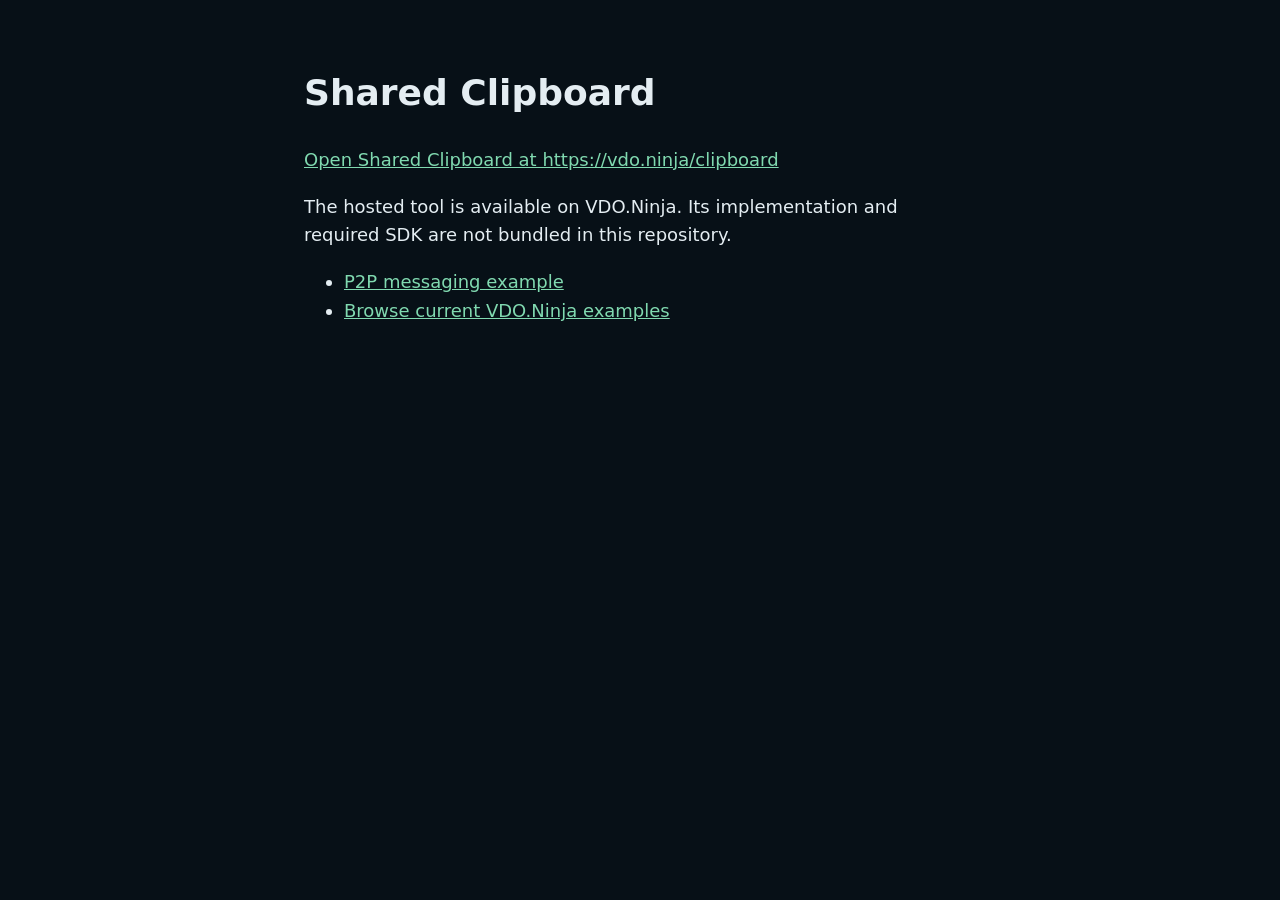
<file: vdo/clipboard.html>
<!doctype html>
<html lang="en">
<head>
	<meta charset="utf-8" />
	<meta name="viewport" content="width=device-width, initial-scale=1" />
	<meta name="robots" content="noindex" />
	<title>Shared Clipboard | VDO.Ninja</title>
	<style>
		body { margin: 4rem auto; padding: 0 1.25rem; max-width: 42rem; font: 18px/1.6 system-ui, sans-serif; color: #e4edf2; background: #071017; }
		a { color: #80d9b0; }
	</style>
</head>
<body>
	<main>
		<h1>Shared Clipboard</h1>
		<p><a href="https://vdo.ninja/clipboard">Open Shared Clipboard at https://vdo.ninja/clipboard</a></p>
		<p>The hosted tool is available on VDO.Ninja. Its implementation and required SDK are not bundled in this repository.</p>
		<ul>
			<li><a href="examples/p2p.html">P2P messaging example</a></li>
			<li><a href="examples/index.html">Browse current VDO.Ninja examples</a></li>
		</ul>
	</main>
</body>
</html>
</file>
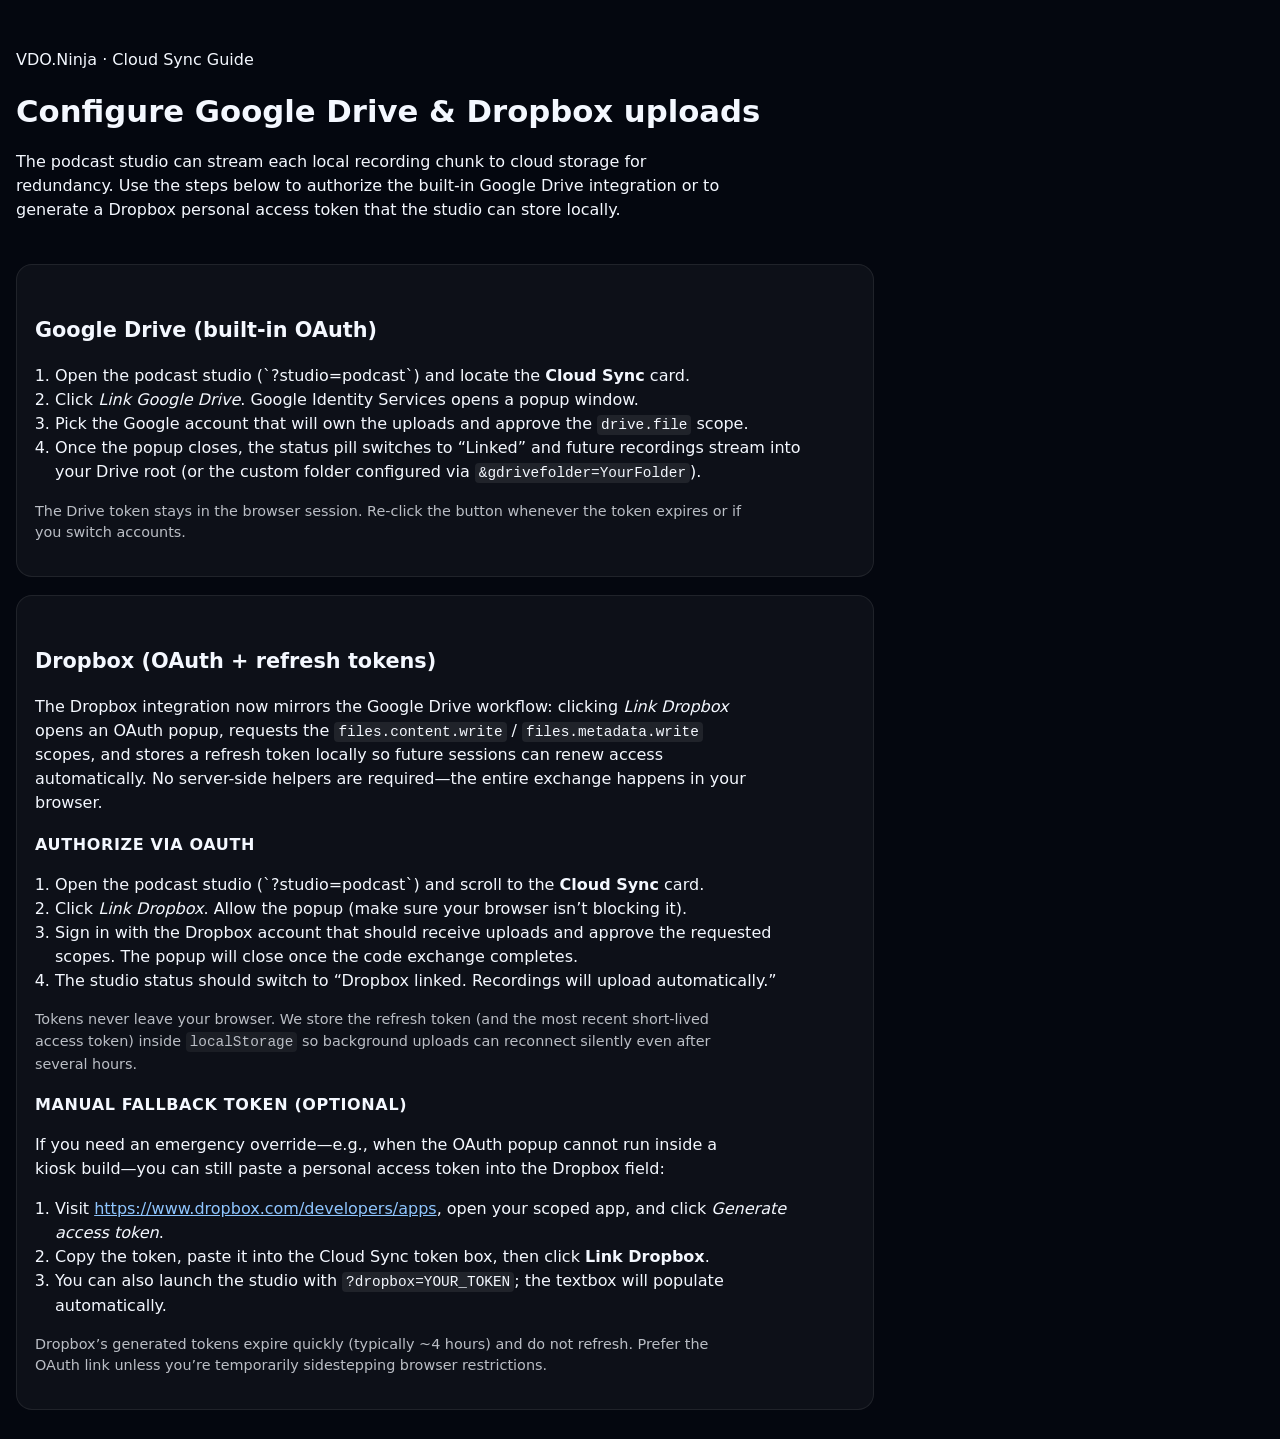
<file: vdo/cloud.html>
<!DOCTYPE html>
<html lang="en">
  <head>
    <meta charset="utf-8" />
    <meta name="viewport" content="width=device-width, initial-scale=1" />
    <title>VDO.Ninja Cloud Sync Setup</title>
    <style>
      :root {
        color-scheme: dark;
        font-family: 'Inter', system-ui, -apple-system, BlinkMacSystemFont, 'Segoe UI', sans-serif;
        background: #04070f;
        color: #f4f8ff;
      }
      body {
        margin: 0;
        padding: 0 16px 32px;
        line-height: 1.5;
      }
      header {
        padding: 32px 0 8px;
      }
      h1 {
        margin: 0 0 8px;
        font-size: clamp(1.8rem, 2.4vw, 2.6rem);
      }
      h2 {
        margin-top: 32px;
        font-size: 1.3rem;
      }
      h3 {
        margin-top: 18px;
        font-size: 1rem;
        letter-spacing: 0.04em;
        text-transform: uppercase;
      }
      p {
        max-width: 720px;
      }
      a {
        color: #8fc6ff;
      }
      ol {
        max-width: 760px;
        padding-left: 20px;
      }
      code {
        background: rgba(255, 255, 255, 0.08);
        border-radius: 4px;
        padding: 2px 4px;
        font-size: 0.9rem;
      }
      .card {
        background: rgba(255, 255, 255, 0.04);
        border: 1px solid rgba(255, 255, 255, 0.08);
        border-radius: 16px;
        padding: 18px;
        margin-top: 18px;
        max-width: 820px;
      }
      .note {
        font-size: 0.9rem;
        opacity: 0.75;
      }
      @media (max-width: 640px) {
        body {
          padding: 0 12px 24px;
        }
        .card {
          padding: 16px;
        }
      }
    </style>
  </head>
  <body>
    <header>
      <p>VDO.Ninja · Cloud Sync Guide</p>
      <h1>Configure Google Drive & Dropbox uploads</h1>
      <p>
        The podcast studio can stream each local recording chunk to cloud storage for redundancy. Use the steps below
        to authorize the built-in Google Drive integration or to generate a Dropbox personal access token that the
        studio can store locally.
      </p>
    </header>

    <section id="google-drive" class="card">
      <h2>Google Drive (built-in OAuth)</h2>
      <ol>
        <li>Open the podcast studio (`?studio=podcast`) and locate the <strong>Cloud Sync</strong> card.</li>
        <li>Click <em>Link Google Drive</em>. Google Identity Services opens a popup window.</li>
        <li>Pick the Google account that will own the uploads and approve the <code>drive.file</code> scope.</li>
        <li>
          Once the popup closes, the status pill switches to “Linked” and future recordings stream into your Drive root
          (or the custom folder configured via <code>&amp;gdrivefolder=YourFolder</code>).
        </li>
      </ol>
      <p class="note">
        The Drive token stays in the browser session. Re-click the button whenever the token expires or if you switch
        accounts.
      </p>
    </section>

    <section id="dropbox" class="card">
      <h2>Dropbox (OAuth + refresh tokens)</h2>
      <p>
        The Dropbox integration now mirrors the Google Drive workflow: clicking <em>Link Dropbox</em> opens an OAuth
        popup, requests the <code>files.content.write</code> / <code>files.metadata.write</code> scopes, and stores a
        refresh token locally so future sessions can renew access automatically. No server-side helpers are required—the
        entire exchange happens in your browser.
      </p>
      <h3>Authorize via OAuth</h3>
      <ol>
        <li>Open the podcast studio (`?studio=podcast`) and scroll to the <strong>Cloud Sync</strong> card.</li>
        <li>Click <em>Link Dropbox</em>. Allow the popup (make sure your browser isn’t blocking it).</li>
        <li>
          Sign in with the Dropbox account that should receive uploads and approve the requested scopes. The popup will
          close once the code exchange completes.
        </li>
        <li>The studio status should switch to “Dropbox linked. Recordings will upload automatically.”</li>
      </ol>
      <p class="note">
        Tokens never leave your browser. We store the refresh token (and the most recent short-lived access token) inside
        <code>localStorage</code> so background uploads can reconnect silently even after several hours.
      </p>
      <h3>Manual fallback token (optional)</h3>
      <p>
        If you need an emergency override—e.g., when the OAuth popup cannot run inside a kiosk build—you can still paste
        a personal access token into the Dropbox field:
      </p>
      <ol>
        <li>
          Visit
          <a href="https://www.dropbox.com/developers/apps" target="_blank" rel="noopener"
            >https://www.dropbox.com/developers/apps</a
          >, open your scoped app, and click <em>Generate access token</em>.
        </li>
        <li>Copy the token, paste it into the Cloud Sync token box, then click <strong>Link Dropbox</strong>.</li>
        <li>
          You can also launch the studio with <code>?dropbox=YOUR_TOKEN</code>; the textbox will populate automatically.
        </li>
      </ol>
      <p class="note">
        Dropbox’s generated tokens expire quickly (typically ~4 hours) and do not refresh. Prefer the OAuth link unless
        you’re temporarily sidestepping browser restrictions.
      </p>
    </section>
  </body>
</html>
</file>
<file: app.css>
/* Tonix Lab hub: mobile-first shell.
   Same design tokens as studio.html so the two pages feel like one product.
   Phones: top bar + bottom tab bar. Desktop (>=900px): left sidebar. */
:root{
  --ink:#0d0e11;--panel:#1a1d23;--panel-2:#22262e;--line:#2b303a;--line-hi:#3b4250;
  --text:#ebe7de;--mute:#9097a4;--faint:#646a77;
  --amber:#ffb340;--amber-soft:rgba(255,179,64,.15);
  --rec:#ff4a3a;--go:#3fcf8e;--warn:#ffd08a;--err:#ff9d92;
  --panel-top:#1b1e25;--panel-bot:#16181e;--field-bg:#12141a;--hover:#5a6272;--hover-bg:#2a2f39;
  --f-display:"Big Shoulders Display","Arial Narrow",Impact,sans-serif;
  --f-body:"IBM Plex Sans",system-ui,-apple-system,"Segoe UI",Roboto,sans-serif;
  --f-mono:"IBM Plex Mono",ui-monospace,Menlo,Consolas,monospace;
  --tap:44px;
  color-scheme:dark;
}
html[data-theme="light"]{--ink:#f3f1ec;--panel:#fff;--panel-2:#f4f2ee;--line:#dcd7cd;--line-hi:#c4beb1;--text:#1d1f24;--mute:#5b616d;--faint:#7d838f;--amber:#b86a00;--amber-soft:rgba(184,106,0,.12);--rec:#d6382a;--go:#17965f;--warn:#8a5a00;--err:#b3261e;--panel-top:#fff;--panel-bot:#fbfaf7;--field-bg:#fff;--hover:#9a9385;--hover-bg:#ece9e2;color-scheme:light}
@media (prefers-color-scheme:light){html[data-theme="system"]{--ink:#f3f1ec;--panel:#fff;--panel-2:#f4f2ee;--line:#dcd7cd;--line-hi:#c4beb1;--text:#1d1f24;--mute:#5b616d;--faint:#7d838f;--amber:#1f6fd6;--amber-soft:rgba(31,111,214,.12);--rec:#d6382a;--go:#17965f;--warn:#8a5a00;--err:#b3261e;--panel-top:#fff;--panel-bot:#fbfaf7;--field-bg:#fff;--hover:#9a9385;--hover-bg:#ece9e2;color-scheme:light}}
html[data-theme="system"]{--amber:#5aa9ff;--amber-soft:rgba(90,169,255,.15)}
@media (prefers-color-scheme:light){html[data-theme="system"]{--amber:#1f6fd6;--amber-soft:rgba(31,111,214,.12)}}

*{box-sizing:border-box}
html,body{margin:0;background:var(--ink);color:var(--text)}
html{-webkit-text-size-adjust:100%;text-size-adjust:100%}
body{font:15px/1.5 var(--f-body);-webkit-font-smoothing:antialiased;-webkit-tap-highlight-color:transparent}
button,select,input,textarea{font:inherit;color:inherit}
button,.btn,.tabs a,summary{cursor:pointer;touch-action:manipulation}
button:disabled,.btn[aria-disabled="true"]{cursor:not-allowed;opacity:.45}
a{color:var(--amber)}
:focus-visible{outline:2px solid var(--amber);outline-offset:2px}
h1:focus{outline:none}
[hidden]{display:none!important}
.sr{position:absolute;width:1px;height:1px;overflow:hidden;clip:rect(0 0 0 0);white-space:nowrap}
@media (prefers-reduced-motion:reduce){*{transition:none!important;animation:none!important}}

/* ---------- frame ---------- */
.app{min-height:100dvh}
.mtop{position:sticky;top:0;z-index:20;display:flex;align-items:center;justify-content:space-between;gap:10px;
  padding:calc(8px + env(safe-area-inset-top,0px)) max(14px,env(safe-area-inset-right,0px)) 8px max(14px,env(safe-area-inset-left,0px));
  background:var(--ink);border-bottom:1px solid var(--line)}
.brand{display:flex;align-items:center;gap:10px;text-decoration:none;color:var(--text);min-width:0}
.brand img{width:30px;height:30px;border-radius:7px;display:block}
.brand b{font:800 26px/1 var(--f-display);letter-spacing:.07em;text-transform:uppercase}
.side{display:none}
main{padding:18px max(16px,env(safe-area-inset-right,0px)) calc(96px + env(safe-area-inset-bottom,0px)) max(16px,env(safe-area-inset-left,0px));max-width:1100px;margin:0 auto}

.tabs{position:fixed;z-index:30;left:0;right:0;bottom:0;display:grid;grid-template-columns:repeat(5,1fr);
  background:var(--panel);border-top:1px solid var(--line);padding:0 env(safe-area-inset-right,0px) env(safe-area-inset-bottom,0px) env(safe-area-inset-left,0px)}
.tabs a{display:flex;flex-direction:column;align-items:center;justify-content:center;gap:3px;min-height:58px;padding:6px 2px;
  font:600 10px var(--f-body);letter-spacing:.08em;text-transform:uppercase;color:var(--mute);text-decoration:none}
.tabs a[aria-current="page"]{color:var(--amber)}
.tabs a[aria-current="page"] svg{filter:drop-shadow(0 0 6px var(--amber-soft))}
.ico{width:24px;height:24px;fill:none;stroke:currentColor;stroke-width:1.8;stroke-linecap:round;stroke-linejoin:round;flex:none}

@media (min-width:900px){
  .app{display:grid;grid-template-columns:248px minmax(0,1fr)}
  .mtop,.tabs{display:none}
  .side{display:flex;flex-direction:column;gap:6px;position:sticky;top:0;height:100dvh;padding:22px 14px;border-right:1px solid var(--line);background:var(--panel-bot)}
  .side .brand{padding:0 8px 18px}
  .side .brand b{font-size:30px}
  .side nav{display:flex;flex-direction:column;gap:4px}
  .side nav a{display:flex;align-items:center;gap:12px;min-height:44px;padding:0 12px;border-radius:4px;color:var(--mute);text-decoration:none;font:600 12px var(--f-body);letter-spacing:.1em;text-transform:uppercase;border:1px solid transparent}
  .side nav a:hover{background:var(--hover-bg);color:var(--text)}
  .side nav a[aria-current="page"]{background:var(--amber-soft);border-color:var(--amber);color:var(--amber)}
  .side .sfoot{margin-top:auto;display:grid;gap:10px}
  main{padding:30px 36px 64px;margin:0;width:100%}
}

/* ---------- type ---------- */
.view>header{margin-bottom:16px}
h1{margin:0 0 6px;font:800 34px/1.02 var(--f-display);letter-spacing:.05em;text-transform:uppercase}
h2.ph-t{margin:0;font:600 11px var(--f-body);letter-spacing:.16em;text-transform:uppercase;color:var(--mute)}
.lede{margin:0;color:var(--mute);max-width:62ch}
.note{margin:8px 0 0;font-size:12.5px;line-height:1.45;color:var(--mute)}
.note.warn{color:var(--warn)}.note.err{color:var(--err)}.note.ok{color:var(--go)}
.mono{font-family:var(--f-mono)}

/* ---------- controls ---------- */
.btn{display:inline-flex;align-items:center;justify-content:center;gap:8px;min-height:var(--tap);padding:0 16px;border:1px solid var(--line-hi);background:var(--panel-2);border-radius:4px;
  font:600 12px var(--f-body);letter-spacing:.08em;text-transform:uppercase;white-space:nowrap;text-decoration:none;color:var(--text)}
.btn:hover:not(:disabled):not([aria-disabled="true"]){border-color:var(--hover);background:var(--hover-bg)}
.btn.sm{min-height:36px;padding:0 12px;font-size:11px}
.btn.pri{background:var(--amber);border-color:var(--amber);color:#1a1200}
.btn.pri:hover:not(:disabled):not([aria-disabled="true"]){background:var(--amber);filter:brightness(1.08)}
.btn.live{background:var(--rec);border-color:var(--rec);color:#fff}
.btn.ghost{background:transparent}
.btn[aria-pressed="true"]{background:var(--amber-soft);border-color:var(--amber);color:var(--amber)}
.btn.block{width:100%}

.seg{display:flex;border:1px solid var(--line-hi);border-radius:4px;overflow:hidden;background:var(--panel-2);max-width:100%}
.seg button{flex:1 1 0;min-height:var(--tap);padding:0 12px;border:0;border-left:1px solid var(--line-hi);background:transparent;font:600 12px var(--f-body);letter-spacing:.06em;text-transform:uppercase;color:var(--mute);white-space:nowrap}
.seg button:first-child{border-left:0}
.seg button[aria-pressed="true"]{background:var(--amber-soft);color:var(--amber)}
.seg.scroll{overflow-x:auto}

.field{display:grid;gap:6px;margin-top:14px}
.field>label,.lbl{font:600 11px var(--f-body);letter-spacing:.12em;text-transform:uppercase;color:var(--mute)}
select,input[type="text"],input[type="url"],input[type="search"],textarea{width:100%;min-height:var(--tap);padding:8px 12px;border:1px solid var(--line-hi);border-radius:4px;background:var(--field-bg);color:var(--text)}
textarea{min-height:92px;resize:vertical;font:12.5px/1.5 var(--f-mono)}
.chk{display:flex;align-items:flex-start;gap:12px;min-height:var(--tap);padding:8px 0;cursor:pointer}
.chk input{width:22px;height:22px;margin:1px 0 0;accent-color:var(--amber);flex:none}
.chk span{display:grid;gap:2px}
.chk small{color:var(--mute);font-size:12.5px;line-height:1.4}
input[type="color"]{width:var(--tap);height:var(--tap);padding:2px;border:1px solid var(--line-hi);border-radius:4px;background:var(--field-bg)}

input[type="range"]{-webkit-appearance:none;appearance:none;width:100%;height:var(--tap);background:transparent;margin:0}
input[type="range"]::-webkit-slider-runnable-track{height:6px;border-radius:3px;background:var(--line-hi)}
input[type="range"]::-moz-range-track{height:6px;border-radius:3px;background:var(--line-hi)}
input[type="range"]::-webkit-slider-thumb{-webkit-appearance:none;width:26px;height:26px;margin-top:-10px;border-radius:50%;background:var(--amber);border:3px solid var(--ink)}
input[type="range"]::-moz-range-thumb{width:20px;height:20px;border-radius:50%;background:var(--amber);border:3px solid var(--ink)}
.rng{display:grid;grid-template-columns:1fr auto;align-items:center;gap:4px 12px}
.rng output{font:500 14px var(--f-mono);color:var(--amber);min-width:9ch;text-align:right}
.rng input{grid-column:1/-1}

/* ---------- panels & grids ---------- */
.panel{background:linear-gradient(180deg,var(--panel-top),var(--panel-bot));border:1px solid var(--line);border-radius:6px;padding:16px;min-width:0}
.ph{display:flex;align-items:center;justify-content:space-between;gap:10px;margin:0 0 12px;min-height:22px}
.stack{display:grid;gap:14px}
.cols{display:grid;gap:14px}
@media (min-width:760px){.cols.two{grid-template-columns:1fr 1fr}.cols.three{grid-template-columns:repeat(3,1fr)}}
@media (min-width:1100px){.cols.live{grid-template-columns:minmax(0,1.05fr) minmax(0,1fr);align-items:start}}

.chips{display:flex;gap:8px;overflow-x:auto;padding:2px 0 6px;margin:0 -2px;scrollbar-width:thin}
.chip{flex:none;min-height:var(--tap);padding:0 16px;border:1px solid var(--line-hi);border-radius:22px;background:var(--panel-2);font:600 12px var(--f-body);letter-spacing:.06em;text-transform:uppercase;color:var(--text)}
.chip[aria-pressed="true"]{background:var(--amber-soft);border-color:var(--amber);color:var(--amber)}
.pill{display:inline-flex;align-items:center;gap:6px;min-height:24px;padding:0 10px;border-radius:12px;border:1px solid var(--line-hi);font:500 11px var(--f-mono);letter-spacing:.06em;text-transform:uppercase;color:var(--mute)}
.pill.ok{color:var(--go);border-color:var(--go)}
.pill.soon{color:var(--warn);border-color:var(--line-hi)}
.dot{width:8px;height:8px;border-radius:50%;background:currentColor;flex:none}

/* ---------- home ---------- */
.hero{padding:22px 18px;border-radius:8px;border:1px solid var(--line);background:
  radial-gradient(120% 140% at 100% 0,var(--amber-soft),transparent 55%),linear-gradient(180deg,var(--panel-top),var(--panel-bot))}
.hero h1{font-size:clamp(34px,9vw,58px);margin-bottom:10px}
.hero .lede{font-size:16px}
.hero .row{display:flex;flex-wrap:wrap;gap:10px;margin-top:18px}
.tiles{display:grid;gap:12px;grid-template-columns:1fr 1fr}
@media (min-width:760px){.tiles{grid-template-columns:repeat(4,1fr)}}
.tile{display:flex;flex-direction:column;gap:6px;min-height:132px;padding:14px;border:1px solid var(--line);border-radius:6px;background:linear-gradient(180deg,var(--panel-top),var(--panel-bot));color:var(--text);text-decoration:none}
.tile:hover{border-color:var(--amber)}
.tile .ico{width:28px;height:28px;color:var(--amber)}
.tile b{font:700 20px/1.1 var(--f-display);letter-spacing:.06em;text-transform:uppercase}
.tile span{color:var(--mute);font-size:13px;line-height:1.35}
.status-list{display:grid;gap:0;margin:0;padding:0;list-style:none}
.status-list li{display:flex;align-items:center;justify-content:space-between;gap:12px;min-height:48px;border-top:1px solid var(--line)}
.status-list li:first-child{border-top:0}
.status-list b{font-weight:600}
.status-list small{display:block;color:var(--mute);font-size:12.5px}
.steps{margin:0;padding:0;list-style:none;display:grid;gap:12px;counter-reset:s}
.steps li{display:grid;grid-template-columns:34px 1fr;gap:12px;align-items:start;counter-increment:s}
.steps li::before{content:counter(s);display:grid;place-items:center;width:34px;height:34px;border-radius:50%;border:1px solid var(--amber);color:var(--amber);font:700 16px var(--f-display)}
.steps b{display:block}
.steps span{color:var(--mute);font-size:13.5px}

/* ---------- go live ---------- */
.vid{position:relative;aspect-ratio:16/9;border-radius:6px;overflow:hidden;background:#000;border:1px solid var(--line)}
.vid video{width:100%;height:100%;object-fit:contain;display:block;background:#000}
.vid .ph-msg{position:absolute;inset:0;display:grid;place-items:center;padding:16px;text-align:center;color:#9097a4;font-size:14px}
.tally{position:absolute;top:10px;left:10px;display:none;align-items:center;gap:6px;padding:3px 9px;border-radius:3px;background:var(--rec);color:#fff;font:700 11px var(--f-mono);letter-spacing:.12em}
.vid.on .tally{display:inline-flex}
.vid.on .ph-msg{display:none}
.meter{height:10px;border-radius:5px;background:var(--line);overflow:hidden;margin-top:12px}
.meter i{display:block;height:100%;width:0;background:linear-gradient(90deg,var(--go) 0 70%,var(--amber) 70% 90%,var(--rec) 90%);transition:width .06s linear}
.actual{margin-top:10px;font:400 12px var(--f-mono);color:var(--mute);min-height:18px}
.readout{display:grid;grid-template-columns:repeat(3,1fr);gap:8px;margin-top:6px}
.readout div{padding:10px;border:1px solid var(--line);border-radius:4px;background:var(--field-bg)}
.readout small{display:block;font:600 10px var(--f-body);letter-spacing:.12em;text-transform:uppercase;color:var(--mute)}
.readout b{font:500 15px var(--f-mono);white-space:nowrap}
.golive{position:sticky;bottom:calc(66px + env(safe-area-inset-bottom,0px));z-index:5;margin-top:4px;padding:12px;border:1px solid var(--line-hi);border-radius:6px;background:var(--panel)}
@media (min-width:900px){.golive{bottom:12px}}

/* ---------- share / player ---------- */
.link{display:grid;gap:8px;padding:14px;border:1px solid var(--line);border-radius:6px;background:var(--field-bg)}
.link b{font:600 11px var(--f-body);letter-spacing:.14em;text-transform:uppercase;color:var(--mute)}
.link code{display:block;padding:8px 10px;border-radius:4px;background:var(--ink);border:1px solid var(--line);font:12.5px/1.45 var(--f-mono);word-break:break-all;color:var(--text)}
.link p{margin:0;color:var(--mute);font-size:13px}
.socials{display:grid;grid-template-columns:repeat(2,1fr);gap:8px}
@media (min-width:600px){.socials{grid-template-columns:repeat(3,1fr)}}
.banner{display:flex;gap:10px;align-items:flex-start;padding:12px 14px;border:1px solid var(--line-hi);border-left:3px solid var(--warn);border-radius:4px;background:var(--field-bg);color:var(--mute);font-size:13.5px}
.banner b{color:var(--text)}

.pv{--pv:#ffb340;position:relative;border-radius:8px;overflow:hidden;border:1px solid var(--line);background:#000;max-width:100%;margin-inline:auto;color:#fff}
.pv .screen{position:relative;width:100%;background:linear-gradient(135deg,#171a21,#0b0c10)}
.pv .screen video{position:absolute;inset:0;width:100%;height:100%;object-fit:cover}
.pv .centre{position:absolute;inset:0;display:grid;place-items:center;text-align:center;padding:12px;font-size:13px;color:#b7bcc8}
.pv .play{width:58px;height:58px;border-radius:50%;background:var(--pv);display:grid;place-items:center;margin:0 auto 8px}
.pv .play::after{content:"";border-left:16px solid #101216;border-top:10px solid transparent;border-bottom:10px solid transparent;margin-left:4px}
.pv .badge{position:absolute;top:10px;left:10px;padding:3px 9px;border-radius:3px;background:var(--pv);color:#101216;font:700 11px var(--f-mono);letter-spacing:.12em}
.pv .badge.off{background:#3a3f4b;color:#e6e8ee}
.pv .views{position:absolute;top:10px;right:10px;padding:3px 9px;border-radius:3px;background:rgba(0,0,0,.6);font:500 11px var(--f-mono)}
.pv .bar{display:flex;justify-content:space-between;gap:10px;padding:10px 12px;background:#0f1116;font-size:13px}
.pv .bar b{overflow:hidden;text-overflow:ellipsis;white-space:nowrap}
.pv .chat{padding:10px 12px;background:#0b0c10;border-top:1px solid #20242d;font-size:12.5px;color:#aab0bd;display:grid;gap:4px}
.pv .chat span b{color:var(--pv)}
.swatches{display:flex;flex-wrap:wrap;gap:8px;align-items:center}
.sw{width:var(--tap);height:var(--tap);border-radius:50%;border:3px solid var(--ink);box-shadow:0 0 0 1px var(--line-hi)}
.sw[aria-pressed="true"]{box-shadow:0 0 0 2px var(--text)}

/* ---------- help ---------- */
details{border:1px solid var(--line);border-radius:6px;background:linear-gradient(180deg,var(--panel-top),var(--panel-bot))}
details+details{margin-top:10px}
summary{display:flex;align-items:center;justify-content:space-between;gap:12px;min-height:56px;padding:10px 16px;font-weight:600;list-style:none}
summary::-webkit-details-marker{display:none}
summary::after{content:"+";font:400 24px/1 var(--f-mono);color:var(--amber);flex:none}
details[open]>summary::after{content:"\2212"}
details .body{padding:0 16px 16px;color:var(--mute)}
details .body ol,details .body ul{margin:8px 0;padding-left:22px;display:grid;gap:6px}
details .body p{margin:8px 0}
details .body b{color:var(--text)}
.h-group{margin:22px 0 10px;font:600 11px var(--f-body);letter-spacing:.16em;text-transform:uppercase;color:var(--mute)}
table.tbl{width:100%;border-collapse:collapse;font-size:13px;margin-top:8px}
table.tbl th,table.tbl td{padding:8px 6px;border-top:1px solid var(--line);text-align:left}
table.tbl th{font:600 10px var(--f-body);letter-spacing:.12em;text-transform:uppercase;color:var(--mute);border-top:0}
table.tbl td:not(:first-child){font-family:var(--f-mono);white-space:nowrap}

.toast{position:fixed;left:50%;bottom:calc(76px + env(safe-area-inset-bottom,0px));transform:translate(-50%,20px);opacity:0;pointer-events:none;z-index:60;max-width:calc(100vw - 32px);padding:11px 16px;border-radius:4px;background:var(--text);color:var(--ink);font-weight:600;font-size:13px;transition:opacity .18s,transform .18s}
.toast.show{opacity:1;transform:translate(-50%,0)}
@media (min-width:900px){.toast{bottom:28px}}
.foot{margin:28px 0 0;color:var(--faint);font-size:12px}

/* ---------- live ---------- */
.liveframe{position:absolute;inset:0;background:#000}
.liveframe iframe{width:100%;height:100%;border:0;display:block}
.vid.air .tally{background:var(--rec)}
.tabs a.onair svg,.side nav a.onair svg{color:var(--rec)}
.tabs a.onair::after,.side nav a.onair::after{content:"";width:8px;height:8px;border-radius:50%;background:var(--rec);display:inline-block;margin-left:6px}
.tabs a.onair{position:relative}.tabs a.onair::after{position:absolute;top:10px;right:calc(50% - 20px);margin:0}
.locked{opacity:.5;pointer-events:none}

/* QR code */
.qrwrap{display:flex;gap:18px;align-items:center;flex-wrap:wrap}
.qrwrap canvas{width:176px;height:176px;border-radius:6px;background:#fff;flex:none}
.qrtxt{flex:1 1 220px;display:grid;gap:10px}
.qrtxt p{margin:0;color:var(--mute);font-size:13px}
.qrbtns{display:flex;gap:8px;flex-wrap:wrap}
.qrover{position:fixed;inset:0;z-index:100;background:#fff;display:grid;place-items:center;align-content:center;gap:12px;padding:16px}
.qrover[hidden]{display:none}
.qrover canvas{width:min(86vw,70vh);height:min(86vw,70vh)}
.qrover p{margin:0;color:#111;font:600 18px var(--f-body)}
.qrover .btn{position:absolute;top:12px;right:12px}

/* Source switch: Camera and M3U8 link modes */
body[data-src="m3u8"] .camonly{display:none !important}
body:not([data-src="m3u8"]) .urlonly{display:none}
.urlonly{display:grid;gap:0}
.field input[type=url]{width:100%}
button.urlonly{display:inline-flex}
body:not([data-src="m3u8"]) button.urlonly{display:none}
</file>
<file: vdo/main.css>
:root {
	/* Discord Greys - Dark to Lighter */
	--discord-grey-0: #121212;
	--discord-grey-1: #1e1f22;
	--discord-grey-2: #232428;
	--discord-grey-3: #2c2c2d;
	--discord-grey-4: #2e3035;
	--discord-grey-5: #313338;
	--discord-grey-6: #383a40;
	--discord-grey-7: #404249; /* primary */
	--discord-grey-8: #5e6064;

	--discord-text: hsl( 210 calc(1 * 9.1%) 92% /1);

	--darktheme-red: rgb(161, 45, 45);
	--darktheme-blue: rgb(33, 69, 114);
	--darktheme-green: rgb(36, 88, 49);
	--darktheme-lightgreen: #008770;
	--darktheme-brown: rgb(76 58 41);
	--darktheme-yellow: rgb(84, 70, 9);
	
	/* Lightmode white - Darker to lighter */
	--lighttheme-1: #fff;
	--lighttheme-2: #f3f3f3;
	--lighttheme-3: #ddd;
	--lighttheme-4: #ccc; /* primary */
	--lighttheme-5: #bbb;
	--lighttheme-6: #aaa;
	--lighttheme-7: #7e7e7e;
	--lighttheme-8: #373737;
	--lighttheme-text: black;

	/* Director v2 - General colors */
	/* -- Links */
	--a-dark-link: #69aadc;
	--a-dark-visited: #69aadc;
	--a-dark-hover: #6da5dd;
	--a-dark-focus: #6da5dd;
	--a-dark-active: #3a80c6;

	--a-darker-link: #b9dff9;
	--a-darker-visited: #b9dff9;
	--a-darker-hover: #048ae8;
	--a-darker-focus: #d9e4eb;
	--a-darker-active: #d9e4eb;

	--a-lighter-link: #9ed0e1;
	--a-lighter-visited: #9ed0e1;
	--a-lighter-hover: #8acee4;
	--a-lighter-focus: #8acee4;
	--a-lighter-active: #89d5ee;

	--a-link: #144267;
	--a-visited: #144267;
	--a-hover: #38668c;
	--a-focus: #38668c;
	--a-active: #0165b5;

	/* -- Box colors */
	--director-box: rgb(165 119 18);
	--codirector-box: rgb(67 122 213);

	--director-dark-box: rgb(165 119 18);
	--codirector-dark-box: rgb(129 127 127);
	
	--widget-width: 25%;
	--rtl-or-ltr: left;
	
	/* Original colors */
	--background-color: #141926;
	--dark-background-color: #02050c;
	--container-color: #373737;
	--button-color: #2A2A2A;
	--blue-accent: #4a4c63;
	--red-accent: #553737;
	--light-grey: #ddd;
	--near-black: #02050c;
	--green-accent: #3f4f50;
	--olive-accent: #535D32;
	--regular-margin: 10px;
	--director-margin: 15px 20px 0 0;
	--fit-style: contain;
	--fadein-speed: 0;
	--fadeout-speed: 0;
	--video-margin: 0px;
	--video-rounded: 0px;
	--video-border: 0px;
	--video-border-color: #0000;
	--video-holder-color: #0000;
	--video-rounded: 0px;
	--button-radius: 2px;
	--myvideo-max-width: min(800px,100vw);
	--myvideo-width:unset;
	--myvideo-height:auto;
	--myvideo-background: #FFF1;
	--video-background-image: url("data:image/svg+xml,%3Csvg viewBox='-42 0 512 512.002' xmlns='http://www.w3.org/2000/svg'%3E%3Cpath d='m210.351562 246.632812c33.882813 0 63.222657-12.152343 87.195313-36.128906 23.972656-23.972656 36.125-53.304687 36.125-87.191406 0-33.875-12.152344-63.210938-36.128906-87.191406-23.976563-23.96875-53.3125-36.121094-87.191407-36.121094-33.886718 0-63.21875 12.152344-87.191406 36.125s-36.128906 53.308594-36.128906 87.1875c0 33.886719 12.15625 63.222656 36.132812 87.195312 23.976563 23.96875 53.3125 36.125 87.1875 36.125zm0 0'/%3E%3Cpath d='m426.128906 393.703125c-.691406-9.976563-2.089844-20.859375-4.148437-32.351563-2.078125-11.578124-4.753907-22.523437-7.957031-32.527343-3.308594-10.339844-7.808594-20.550781-13.371094-30.335938-5.773438-10.15625-12.554688-19-20.164063-26.277343-7.957031-7.613282-17.699219-13.734376-28.964843-18.199219-11.226563-4.441407-23.667969-6.691407-36.976563-6.691407-5.226563 0-10.28125 2.144532-20.042969 8.5-6.007812 3.917969-13.035156 8.449219-20.878906 13.460938-6.707031 4.273438-15.792969 8.277344-27.015625 11.902344-10.949219 3.542968-22.066406 5.339844-33.039063 5.339844-10.972656 0-22.085937-1.796876-33.046874-5.339844-11.210938-3.621094-20.296876-7.625-26.996094-11.898438-7.769532-4.964844-14.800782-9.496094-20.898438-13.46875-9.75-6.355468-14.808594-8.5-20.035156-8.5-13.3125 0-25.75 2.253906-36.972656 6.699219-11.257813 4.457031-21.003906 10.578125-28.96875 18.199219-7.605469 7.28125-14.390625 16.121094-20.15625 26.273437-5.558594 9.785157-10.058594 19.992188-13.371094 30.339844-3.199219 10.003906-5.875 20.945313-7.953125 32.523437-2.058594 11.476563-3.457031 22.363282-4.148437 32.363282-.679688 9.796875-1.023438 19.964844-1.023438 30.234375 0 26.726562 8.496094 48.363281 25.25 64.320312 16.546875 15.746094 38.441406 23.734375 65.066406 23.734375h246.53125c26.625 0 48.511719-7.984375 65.0625-23.734375 16.757813-15.945312 25.253906-37.585937 25.253906-64.324219-.003906-10.316406-.351562-20.492187-1.035156-30.242187zm0 0'/%3E%3C/svg%3E");
	--background-main-image: unset;
	--show-codirectors: inline-block;
	--full-screen-button: inherit;
	--color-mode: light;
	--video-background-image-size: auto 30%;
}

/* Changes color-mode based on what theme the browser states */
@media (prefers-color-scheme: dark) {
	:root {
		--color-mode: dark;
	}
}


* {
	padding: 0;
	margin: 0;
	box-sizing: border-box;
	border: 0;
}

::selection {
	background-color: #0447c888;
	color: #FFF;
}

button:hover,[role="button"]
:not(.column)
:not(.controlsGrid)
:not(#controlButtons)
:hover{
	filter: brightness(98%);
}

table {
	display: inline-block;
	padding:10px;
	margin:10px;
}

.drawingCanvas {
	position: absolute;
	top: 0;
	left: 0;
	width: 100%;
	height: 100%;
}
.buttonContainer {
	position: absolute;
	bottom: 0;
	left: 0;
	margin: 5px;
}
.buttonContainer button {
	margin: 5px 2px;
}
.buttonContainer button.pressed {
	background: #d64242;
	color: #fff;
}
.buttonContainer input[type="color"], #drawScreenColor {
	width: 36px;
	height: 28px;
	padding: 2px;
	margin: 0 4px;
	vertical-align: middle;
}

.promptModalLabel{
	cursor: pointer;
	font-weight: normal;
	font-size: 1.0em;
	display: block;
	margin: 17px 20px 15px 20px;
}

#bigPlayButton {
	margin: 0 auto;
	background-color: #0000;
	cursor: pointer;
	font-family: Cousine, monospace;
	font-size: 4em;
	line-height: 1.5em;
	letter-spacing: 0.0em;
	text-shadow: 0.05em 0.05em 0px rgba(0,0,0,1);
	width: 100%;
	height: 100vh;
	z-index: 1;
	vertical-align: top;
	text-align: center;
	top: 0;
	position: fixed;
	overflow-wrap: anywhere;
	padding:3%;
}

.playButton {
	border-radius: 50vh;
	width: min(30vw, 30vh);
	cursor: pointer;
	opacity: 100%;
	background-color: #bbb;
	background-image: url("data:image/svg+xml,%3C%3Fxml version='1.0' encoding='utf-8'%3F%3E%3Csvg version='1.1' id='Layer_1' xmlns='http://www.w3.org/2000/svg' xmlns:xlink='http://www.w3.org/1999/xlink' x='0px' y='0px' viewBox='0 0 122.88 122.88' style='enable-background:new 0 0 122.88 122.88' xml:space='preserve'%3E%3Cstyle type='text/css'%3E.st0%7Bfill-rule:evenodd;clip-rule:evenodd;%7D%3C/style%3E%3Cg%3E%3Cpath class='st0' d='M61.44,0c33.93,0,61.44,27.51,61.44,61.44s-27.51,61.44-61.44,61.44S0,95.37,0,61.44S27.51,0,61.44,0L61.44,0z M83.31,65.24c3.13-2.02,3.12-4.27,0-6.06L50.98,40.6c-2.55-1.6-5.21-0.66-5.14,2.67l0.1,37.55c0.22,3.61,2.28,4.6,5.32,2.93 L83.31,65.24L83.31,65.24z M61.44,12.48c27.04,0,48.96,21.92,48.96,48.96c0,27.04-21.92,48.96-48.96,48.96S12.48,88.48,12.48,61.44 C12.48,34.4,34.4,12.48,61.44,12.48L61.44,12.48z'/%3E%3C/g%3E%3C/svg%3E");
	display: inline-block;
	height: min(30vw, 30vh);
	background-repeat: no-repeat;
	border: #bbb 3vh solid;
	position: absolute;
}

#bigPlayButton>.playButton {
	width: min(50vw, 50vh);
	margin-top: 10vh;
	background-color: #646262;
	height: min(50vw, 50vh);
	border: #646262 7vh solid;
	position: unset;
	position: static;
}

#progressContainer {
    width: 100%;
    background-color: #ddd9;
	position: absolute;
	right: 0;
	bottom: 0;
}
#progressBar {
    width: 0%;
    height: 18px;
    background-color: #4CAF5099;
    text-align: left;
    color: black;
}

select#audioSource {
	max-height: 80px; /* Initial height */
	overflow-y: auto; /* Enable scrolling */
	transition: max-height 0.3s ease; /* Smooth transition for expanding and collapsing */
	width: 100%;
	margin-top: 7px;
	padding: 3px 4px;
	min-height: 24px; 
	user-select: none;
}
select#audioSource.expanded {
	max-height: none;
}
select#audioSource.expanded option {
    display: block;
}
select#audioSource option:checked {
    display: block;
	background-color: #1967D2!important;
    color: white;
}
select#audioSource option {
    display: none;
}
select#audioSource option:hover {
    background-color: #8dbdd4!important;
    color: black;
}
select#audioSource[size='1'] option {
    background-color: var(--lighttheme-1)!important;
	color:black;
}
.darktheme select#audioSource[size='1'] option {
    background-color: var(--light-grey)!important;
	color:black;
}
.paused {
	cursor: pointer;
}

tr {
	padding:4px;
}
th {
	padding:4px;
}

.popupSelector_constraints .preSelectbutton {
	display: inline-block;
	margin: 4px 0 4px 3px;
	padding: 2px 8px 1px 8px;
}
.advancedVideoSettings .preSelectButton {
	display: inline-block;
	margin: 0;
	padding: 4px;
	white-space: nowrap;
}
.meter {
	display: inline-block;
	width: 0px;
	height: 10px;
	background: green;
	transition: all 100ms linear;
}
.meter2 {
	display: inline-block;
	width: 0px;
	height: 10px;
	background: yellow;
	transition: all 50ms linear;
}
.meter3 {
	display: inline-block;
	width: 0px;
	height: 10px;
	background: red;
	transition: all 25ms linear;
}
.meter4 {
	display: inline-block;
	width: 2px;
	height: 10px;
	background: black;
	position:relative;
	float:left;
}
#mynetwork {
	width: 600px;
	height: 400px;
	border: 1px solid lightgray;
}

.rtl {
    direction: rtl;
    text-align: right;
}
.rtl input,
.rtl textarea {
    text-align: right;
}
[dir="rtl"] .keep-ltr {
    direction: ltr;
    text-align: left;
}
[dir="rtl"] .mirror-rtl {
    transform: scaleX(-1);
}

.email {
	unicode-bidi: bidi-override;
	direction: rtl!important;
	user-select: none;
}

a:link {
	color: var(--a-link);
}
a:visited {
	color: var(--a-visited);
}
a:hover {
	color: var(--a-hover);
}
a:focus {
	color: var(--a-focus);
}
a:active {
	color: var(--a-active);
}

a.soloLink:link {
	cursor: grab;
	font-size: 1.2em;
	font-weight: 700;
	padding: 4px 0 2px 0;
	border-radius: 5px;
	white-space: nowrap;
	overflow: hidden;
	text-overflow: ellipsis;
	color: #b4d7f6;
}
a.soloLink:visited{
	color: #b4d7f6;
}

/* Links */
a {
	text-decoration: none;
}
.darktheme a:link {
	color: var(--a-dark-link);
}
.darktheme a:visited {
	color: var(--a-dark-visited);
}
.darktheme a:hover {
	color: var(--a-dark-hover);
}
.darktheme a:focus {
	color: var(--a-dark-focus);
}
.darktheme a:active {
	color: var(--a-dark-active);
}

.directorContainer a:link {
	color: var(--a-lighter-link);
}
.directorContainer a:visited {
	color: var(--a-lighter-visited);
}
.directorContainer a:hover {
	color: var(--a-lighter-hover);
}
.directorContainer a:focus {
	color: var(--a-lighter-focus);
}
.directorContainer a:active {
	color: var(--a-lighter-active);
}

.infoblob a:link {
	color: var(--a-lighter-link);
}
.infoblob a:visited {
	color: var(--a-lighter-visited);
}
.infoblob a:hover {
	color: var(--a-lighter-hover);
}
.infoblob a:focus {
	color: var(--a-lighter-focus);
}
.infoblob a:active {
	color: var(--a-lighter-active);
}

.darktheme .infoblob a:link {
	color: var(--a-darker-link);
}
.darktheme .infoblob a:visited {
	color: var(--a-darker-visited);
}
.darktheme .infoblob a:hover {
	color: var(--a-darker-hover);
}
.darktheme .infoblob a:focus {
	color: var(--a-darker-focus);
}
.darktheme .infoblob a:active {
	color: var(--a-darker-active);
}

/* White theme styling */
body.whitetheme {
    background-color: #ffffff;
    color: #000000;
	--a-link: #075a9c;
	--a-visited: #075a9c;
	--a-hover: #034578;
	--a-focus: #034578;
	--a-active: #034578;
	--a-lighter-link: #075a9c;
	--a-lighter-visited: #075a9c;
	--a-lighter-hover: #034578;
	--a-lighter-focus: #034578;
	--a-lighter-active: #034578;
}
.whitetheme #head4 {
	color: black;
}
.whitetheme #reshare {
	color: #176b30 !important;
}
.whitetheme #miniPerformer button {
	color: #FFF;
}
.whitetheme .infoblob{
    color: #000000;
}
.whitetheme .infoblob h2 {
	color: inherit;
}
.whitetheme .infoblob h4 span {
	color: #765600 !important;
}
.whitetheme .infoblob i > a > span {
	color: #b42318 !important;
}
.whitetheme div#guestFeeds, .whitetheme #roomHeader .hideLinksClass{
	background-color: #eceef2;
	color: #222222;
}

.whitetheme .container-inner {
    background-color: #f8f8f8;
}

.whitetheme button {
    background-color: #f0f0f0;
    border: 1px solid #ddd;
    color: #000000;
}

.whitetheme button:hover {
    background-color: #e8e8e8;
}

.whitetheme .directorContainer,
.whitetheme .directorContainer.half {
    background-color: #f5f5f5;
}

.whitetheme .directorBlock {
	--blue-accent: #e8eef9;
	--green-accent: #e5f1ed;
	--olive-accent: #eef1dc;
	--red-accent: #f8e9e9;
	color: #222222;
}

.whitetheme .directorBlock .grabLinks {
	background-color: #ffffff !important;
}

.whitetheme .directorBlock button:hover {
	background-color: #3b3b3b;
}

.whitetheme .directorBlock h2,
.whitetheme .directorsgrid .vidcon > h2 {
	color: inherit;
}

.whitetheme #directorLinksButton,
.whitetheme #help_directors_room,
.whitetheme #roomnotes2 > span {
	color: #222222 !important;
}

.whitetheme #roomnotes2 span[style*="red"] {
	color: #b42318 !important;
}

.whitetheme #roomnotes2 {
	background-color: #f6f7f9;
}

.whitetheme #customizeLinks > a > div {
	color: #075a9c !important;
}

.whitetheme .card {
    background-color: #f5f5f5;
    box-shadow: 0 4px 8px rgba(0, 0, 0, 0.1);
}

.whitetheme #addPasswordBasic,
.whitetheme #avatarDiv,
.whitetheme #avatarDiv2,
.whitetheme #avatarDiv3,
.whitetheme #audioScreenShare1,
.whitetheme #audioMenu,
.whitetheme #audioMenu2,
.whitetheme #effectsDiv,
.whitetheme #effectsDiv2,
.whitetheme #effectsDiv3,
.whitetheme #grabDirectorSoloLinkParent,
.whitetheme #videoMenu,
.whitetheme #videoMenu2,
.whitetheme #videoMenu3,
.whitetheme #headphonesDiv,
.whitetheme #headphonesDiv2,
.whitetheme #headphonesDiv3,
.whitetheme #videoSettings,
.whitetheme #videoSettings2,
.whitetheme #popupSelector_user_settings,
.whitetheme .invite_setting_group {
    background-color: #ffffff;
    border: 1px solid #e0e0e0;
}

.whitetheme select {
    background-color: #ffffff;
    border: 1px solid #ddd;
    color: #000000;
}

.whitetheme input[type='text'],
.whitetheme input[type='password'] {
    background-color: #ffffff;
    border: 1px solid #ddd;
    color: #000000;
}

.whitetheme .directorsgrid .vidcon {
    background-color: #f8f8f8;
    border: 1px solid #e0e0e0;
	color: #222222;
}

.whitetheme #promptModal,
.whitetheme .customModelPopup,
.whitetheme .promptModal {
    background-color: #ffffff;
    color: #000000;
    box-shadow: 0 0 30px rgba(0, 0, 0, 0.15);
}

.whitetheme .cameraTip {
    background-color: #e8f4ff;
    border-left: 4px solid #50cef1;
    color: #000000;
}

.whitetheme #header {
    color: #000000;
	background-color: #f6f7f9 !important;
	border-bottom-color: #d9dde5;
}

.whitetheme #logoname,
.whitetheme #head2 {
	color: #222222 !important;
}

.whitetheme #head5,
.whitetheme #head6,
.whitetheme #head7,
.whitetheme #head8,
.whitetheme #head9 {
	color: #222222;
}

.whitetheme #copythisurl,
.whitetheme #copythisurl2,
.whitetheme #dirroomid,
.whitetheme #head1 > span,
.whitetheme #head3 i,
.whitetheme #head3a i,
.whitetheme #head9 i,
.whitetheme #meshDebugBtn,
.whitetheme #miniTaskBar i {
	color: #465365 !important;
}

.whitetheme #miniTaskBar {
	background-color: #f6f7f9;
}

.whitetheme .meshHealthyText {
	color: #176b30;
}

.whitetheme #popupSelector {
	background: #f6f7f9;
	color: #222222;
}

.whitetheme #popupSelector label {
	color: #222222;
}

.whitetheme input::placeholder,
.whitetheme textarea::placeholder {
	color: #596475 !important;
}

.whitetheme .screenshare-container,
.whitetheme .info-box h3,
.whitetheme .info-box ul,
.whitetheme .whep-share-inline-note {
	color: #333333;
}

.whitetheme #container-5 input[type="file"] + label,
.whitetheme input[type="file"]#fileselector4 + label {
	color: #111111;
}

.whitetheme #gencontent2 .grabLinks,
.whitetheme #gencontent2 .la-paperclip {
	color: #075a9c !important;
}

.whitetheme .modalBackdrop {
    background-color: rgba(255, 255, 255, 0.9);
}


input {
	border-radius: 4px;
	padding: 2px;
}

button.grey {
	padding: 10px;
	margin: 10px 0px;
	cursor: pointer;
	border-radius: 2px;
	background-color: var(--button-color);
	color: white;
}

button.hint {
	-webkit-box-shadow: inset 0px 0px 25px #0004;
	-moz-box-shadow: inset 0px 0px 25px #0004;
	box-shadow: inset 0px 0px 25px #0004;
}

#miniPerformer > video, #miniPerformer > canvas{
	width: 80px;
	height: 45px;
	margin: 5px;
	background-color: #464749 !important;
	background-size: 50%;
}

#popOutChat{
	cursor: pointer;
	text-align:right;
	color:#B3C7F9;
	margin: 0 5px;
	cursor: pointer;
	padding:3px;
	background-color: black;
    border-radius: 50%;
	border: solid #B3C7F9 1px;
}

#closeChat {
	cursor: pointer;
	text-align: right;
	color: #B3C7F9;
	margin: 0 5px;
	cursor: pointer;
	padding: 3px 8px;
	background-color: black;
	border-radius: 50%;
	border: solid #B3C7F9 1px;
}

/* Clicked buttons overwrite */
.red {
	background-color: #840000 !important;
}
.red:hover {
	background-color: #b30c0c !important;
}

.green {
	background-color: #64c04d !important;
}

.green:hover {
	background-color: #76c762 !important;
}

.blue {
	background-color: #161699 !important;
}

.blue:hover {
	background-color: #2727bb !important;
}

.brown {
	background-color: #8d6418 !important;
}

.brown:hover {
	background-color: #a06d10 !important;
}

/* ///////////////////// */

.orange {
	background-color: #673100 !important;
}

#meshcastMenu{
	display: inline-block;
	color: #e0dfdf;
}
#header {
	width: 100%;
	padding: 1px;
	color: #FFF;
	background-color: #0005;
}
#head1{
	display: inline-block;
	padding:1px;
	position: relative;
}
#head4{
	font-size: 68%;
	color: white;
}
#head9 {
	color: #b5e4ff;
    font-weight: 500;
    font-size: 120%;
}
#head5 {
	display: inline-block;
	text-decoration: none;
	color: white;
	text-align: right;
	margin-right: 10px;
	cursor: help;
	float: right;
	font-size: 90%;
	line-height: 100%;
	margin-top: 2px;
}
#head6 {
	display: inline-block;
	text-decoration: none;
	color: white;
	text-align: left;
	margin-left: 10px;
	pointer-events: none;
	font-weight: 700;
}

#head7 {
	display: inline-block;
	text-decoration: none;
	color: white;
	text-align: left;
	margin-left: 10px;
	pointer-events: none;
	font-weight: 700;
}
#overlayClockContainer{
	margin: 0 auto;
	background-color: #0000;
	color: white;
	font-family: Cousine, monospace;
	font-size: calc(6vh + 6vw / 2);
	letter-spacing: 0.0em;
	text-shadow: 0.05em 0.05em 0px rgb(0 0 0);
	z-index: 6;
	vertical-align: top;
	text-align: right;
	right:0;
	bottom: 0;
	position: fixed;
	overflow-wrap: anywhere;
	cursor: pointer;
	user-select: none;
}
#overlayClockContainer.top {
	top:0%;
	bottom:unset;
}
#overlayClockContainer.vmiddle {
	bottom: 48%;
	top:unset;
}
#overlayClockContainer.bottom {
	bottom: 0%;
	top:unset;
}
#overlayClockContainer.left {
	right:unset;
	left: 0;
}
#overlayClockContainer.hmiddle {
	right:45%;
	left:unset;
}
#overlayClockContainer.right {
	right:0;
	left:unset;
}

#overlayClock{
	padding:2px 20px;
	background-color: #0009;
}
#overlayClock video {
	width: calc(22vh + 22vw / 2);
	max-width: 100%;
	max-height: 25%;
}
#overlayClock:empty{
	display: none;
}
#overlayClockContainer2, #overlayPlaybackTimerContainer{
	margin: 0 auto;
	background-color: #0000;
	color: white;
	font-family: Cousine, monospace;
	font-size: calc(3vh + 3vw / 2);
	letter-spacing: 0.0em;
	text-shadow: 0.05em 0.05em 0px rgb(0 0 0);
	z-index: 6;
	vertical-align: top;
	text-align: right;
	position: fixed;
	right:0;
	bottom: 0;
	overflow-wrap: anywhere;
	cursor: pointer;
	user-select: none;
}
#overlayClockContainer2.top, #overlayPlaybackTimerContainer.top {
	top:0%;
	bottom:unset;
}
#overlayClockContainer2.vmiddle, #overlayPlaybackTimerContainer.vmiddle {
	bottom: 48%;
	top:unset;
}
#overlayClockContainer2.bottom, #overlayPlaybackTimerContainer.bottom {
	bottom: 0%;
	top:unset;
}
#overlayClockContainer2.left, #overlayPlaybackTimerContainer.left {
	right:unset;
	left: 0;
}
#overlayClockContainer2.hmiddle, #overlayPlaybackTimerContainer.hmiddle {
	right:45%;
	left:unset;
}
#overlayClockContainer2.right, #overlayPlaybackTimerContainer.right {
	right:0;
	left:unset;
}

#overlayClock2, #overlayPlaybackTimer{
	padding:0 5px;
	background-color: #0009;
}
#overlayClock2:empty, #overlayPlaybackTimer:empty{
	display: none;
}
#overlayPlaybackTimerContainer {
	pointer-events: none;
}
#stickyMsgs{
	margin: 0 auto;
	background-color: #0000;
	color: white;
	font-family: Cousine, monospace;
	font-size: 6vh;
	line-height: 8vh;
	letter-spacing: 0.0em;
	text-shadow: 0.05em 0.05em 0px rgba(0,0,0,1);
	width: 100%;
	z-index: 7;
	vertical-align: top;
	text-align: center;
	position: fixed;
	overflow-wrap: anywhere;
	padding:2% 3%;
}
.avatarSelection{
	vertical-align: top;
	margin: 10px 0;
	width: 130px;
	display: inline-block;
	margin: 0 1px;
	text-align: center;
	cursor: pointer;
}
.overlayCloseBtn{
    padding: 0;
    width: 16px;
    height: 16px;
    position: relative;
    bottom: 7px;
    padding: 18px 18px 20px 18px;
    font-size: 22px;
	margin-left: 20px;
}

#overlayMsgs{
	margin: 0 auto;
	background-color: #0000;
	color: white;
	font-family: Cousine, monospace;
	font-size: 6vh;
	line-height: 8vh;
	letter-spacing: 0.0em;
	text-shadow: 0.05em 0.05em 0px rgba(0,0,0,1);
	width: 100%;
	height: 100vh;
	z-index: 7;
	vertical-align: top;
	text-align: center;
	position: fixed;
	overflow-wrap: anywhere;
	padding:2% 3%;
	pointer-events: none
}
#overlayMsgs span{
	background-color: #000B;
	padding: 2px;
	margin: 0.5vh;
	text-align: center;
	width: 100%;
	pointer-events: none
}

#credits {
	position: fixed;
	bottom: 2px;
	right: 0;
	font-size: 80%;
	margin-right:31px;
}


#legal { 
	padding-right: 6px; 
	bottom: 3px; 
	position: relative;	
}
@media only screen and (max-width: 1023px){
	#credits {
		position: static;
		right: auto;
		bottom: auto;
		margin: 24px 0 16px;
		padding: 0 16px;
		text-align: center;
		width: 100%;
	}
	#legal {
		display:none;
	}
}

.footer {
	margin-top: 10px;
	color: #101020;
	font-size: 80%;
}

.footer>a {
	color: #101020;
}

.footer>a:visited {
	color: #101020;
}

body.darktheme .footer {
	color: #707a93;
}

body.darktheme .footer>a {
	color: #707a93;
}

body.darktheme .footer>a:hover {
	color: #769ade;
}

body.darktheme .footer>a:visited {
	color: #707a93;
}

.label {
	float: left;
	font-size: 1.2em;
	color: white;
	display: inline-block;
	position: absolute;
	bottom: 0;
	align-self: center;
	z-index: 1000;
	margin: 5% 20%;
	padding: 1%;
	background-color: black;
}

.advancedAudioSettings, .advancedVideoSettings {
	display: flex;
	max-height: 300px;
	overflow-y: auto;
	width: 100%;
	font-size: 14px;
}

.advancedVideoSettings {
	padding-bottom: 4px;
}

.advancedAudioSettings div {
	display: flex;
	width: 100%;
	align-items: center;
	gap: 4px;
}
.advancedAudioSettings div button {
	padding: 4px;
	height: 24px;
	margin: unset;
	flex: 1;
}

.advancedAudioSettings div select {
	width: 100%;
	border-radius: 4px;
	flex: 2;
	height: 24px;
	box-shadow: 1px 1px 3px rgba(0,0,0,0.75);
	font-size: 14px;
	padding: 0;
}

.advancedAudioSettings div select[data-chosen='false'], .advancedVideoSettings div select[data-chosen='false'] {
	border: 1px solid red;
}
.advancedAudioSettings div select[data-chosen='true'], .advancedVideoSettings div select[data-chosen='true'] {
	border: 1px solid green;
}

.advancedAudioSettings > div:nth-child(1) {
	flex-direction: column;
	align-items: flex-start;
	width: 100%;
	padding: unset;
}

.darktheme .advancedAudioSettings .settingsLabel, .darktheme .advancedVideoSettings .settingsLabel {
	color: var(--lighttheme-3);
}

.advancedAudioSettings .settingsLabel, .advancedVideoSettings .settingsLabel {
	display: block;
    color: #fff;
    font-family: system-ui,-apple-system,BlinkMacSystemFont,segoe ui,Roboto,Oxygen,Ubuntu,Cantarell,open sans,helvetica neue,sans-serif;
    font-size: 12px;
    margin-top: 15px;
    border-top: 3px solid #4f4c4c;
    width: calc(100% - 4px);
    padding: 5px 0;
}

.advancedVideoSettings > div:first-child {
	display: grid;
	grid-template-columns: minmax(0, 1fr) 68px auto auto;
	column-gap: 4px;
	align-items: center;
	width: 100%;
	min-width: 0;
	padding-right: 4px;
}

.advancedVideoSettings > div:first-child > .settingsLabel,
.advancedVideoSettings > div:first-child > .inputConstraint,
.advancedVideoSettings > div:first-child > div {
	grid-column: 1 / -1;
}

.advancedVideoSettings .settingsLabel {
	width: 100%;
	margin: 8px 0;
	overflow-wrap: anywhere;
}

.advancedVideoSettings .manualInput {
	width: 68px;
	margin: 0;
	padding: 4px;
}

.advancedVideoSettings label[for^="manual_"] {
	margin-left: 0 !important;
	justify-self: end;
}

.advancedVideoSettings input[type="checkbox"] {
	margin: 0;
	justify-self: start;
}

.advancedVideoSettings input.inputConstraint {
	margin: 4px 0 10px;
}

.advancedVideoSettings .settings-select-row {
	display: flex;
	width: 100%;
	align-items: center;
	gap: 4px;
	margin-bottom: 6px;
}

.advancedVideoSettings .settings-select-row > label {
	flex: 0 1 auto;
}

.advancedVideoSettings .settings-select-row > select {
	min-width: 0;
	width: 100%;
	flex: 2;
	border-radius: 4px;
	box-shadow: 1px 1px 3px rgba(0,0,0,0.75);
	font-size: 14px;
}

.advancedVideoSettings .settings-select-row > button {
	width: 100%;
	flex: 1;
	align-self: stretch;
	margin: unset;
}
.advancedAudioSettings label, .advancedVideoSettings label {
	color: #000;
}
.darktheme .advancedAudioSettings label, .darktheme .advancedVideoSettings label {
	color: #FFF;
}

.pressed.altpress, .altpress {
	background: #673100 !important;
	-webkit-box-shadow: inset 0px 0px 1px #b90000;
	-moz-box-shadow: inset 0px 0px 1px #b90000;
	box-shadow: inset 0px 0px 1px #b90000;
	outline: none;
	color: white;
}
.pressed.armed, .armed {
	background: #BF3F3F !important;
}
#mainmenu.row {
	text-align: center;
	margin-top: 20px;
	padding: 0 10px;
}
#mainmenu.row:after {
	content: "";
	display: table;
	clear: both;
}

hr {
	height: 2px;
	border-width: 0;
	color: gray;
	background-color: gray;
}

.vidcon {
	max-width: 100%;
	border: 0;
}

.tile {
	object-fit: var(--fit-style);
	width: 100%;
	height: 100%;
	overflow: hidden;
	border-radius: var(--video-rounded);
}

#gridlayout, #directorlayout {
	padding: 0;
	width: 100%;
	height: 100%;
	overflow: hidden;
	justify-items: stretch;
	border: 0;
	margin: 0;
}
#gridlayout{
	z-index:-1;
}
.directorsgrid {
	justify-items: normal;
	display: block ! important;
	overflow-y: auto !important;
}

.directorsgrid .vidcon video {
	margin: 0 5px;
	padding:0;
	width: 100%;
	max-height: 148px;
	height:unset;
	max-width: 260px;
	min-height: 80px;
}

.directorsgrid .vidcon {
	display: inline-block;
	width: 269.7px!important;
	background: var(--lighttheme-7);
	color: var(--lighttheme-text);
	vertical-align: top;
}

.directorsgrid .vidcon>.las {
	color: black;
	background: #999999;
	width: 90%;
}
#activeShares>div{
	font-weight: normal;
	font-size: 12px;
	margin: 10px 0 0 0;
}

.minimized {
	float: left;
	position: absolute;
	bottom: 0;
	height: 24px;
	overflow:hidden;
	box-shadow: inset -1px 1px white
}

.minimized:nth-child(1) {
	left:0px;
	z-index:10;
}
.minimized:nth-child(2) {
	left:max(100px, calc(10% - 260px));
	z-index:9;
}
.minimized:nth-child(3) {
	left:max(200px, calc(20% - 260px));
	z-index:8;
}
.minimized:nth-child(4) {
	left:max(250px, calc(30% - 260px));
	z-index:7;
}
.minimized:nth-child(5) {
	left:max(300px, calc(40% - 260px));
	z-index:6;
}
.minimized:nth-child(6) {
	left:max(463px, calc(50% - 260px));
	z-index:5;
}
.minimized:nth-child(7) {
	left:max(500px, calc(60% - 260px));
	z-index:4;
}
.minimized:nth-child(8) {
	left:max(650px, calc(70% - 260px));
	z-index:3;
}
.minimized:nth-child(9) {
	left:max(700px, calc(80% - 260px));
	z-index:2;
}
.minimized:nth-child(10) {
	left:max(850px, calc(90% - 260px));
	z-index:1;
}
.minimized:nth-child(11) {
	left:max(900px, calc(100% - 260px));
	z-index:0;
}
.battery {
	border: 3px solid #4192c5;
	width: 11px;
	height: 19px;
	border-radius: 4px;
	position: absolute;
	left: 27px;
	top: 3px;
	background-color: #FFF2;
	font-size: 1.5em;
	z-index: 2;
	cursor: help;
	display: block;
}

.battery-charging{
	margin: 0;
	left: -1px;
	padding: 0;
	position: absolute;
	font-size: 0.54em;
	display: none;
}

.battery[data-plugged="1"] {
	display: none;
}

.battery.warn {
	border: 3px solid #EFAF13;
	animation: blink-warn 2s infinite; 
}
.battery.alert {
	border: 3px solid #e81309;
	animation: blink-alert 1s infinite; 
}
.battery-level {
	background: #30b455;
	position: absolute;
	bottom: 0px;
	right: 0;
	left: 0;
	font-size: 0.7em;
	margin: 0;
	padding: 0;
}

.hasMedia > .battery {
	display: block;
}
.slotsbar {
	border-radius: 6px;
	margin: 3.8px 3.8px 0 3.8px;
	padding: 0 6px;
	box-shadow: 0 0 1px #111;
	cursor:grab;
	color: white;
	text-shadow: 0 0 1px black;
	text-align: center;
}
.slotsbar>button{
	margin: 0;
	padding: 0 10px;
}
.slotsbar:active {
	cursor:grabbing;
}
.slotsbar.slot-reserved {
	box-shadow: 0 0 0 2px rgba(255, 255, 255, 0.75), 0 0 1px #111;
}
.slotsbar .la-lock {
	pointer-events: none;
}
.slotsbar .la-lock:before,
.slot-reserved-choice .la-lock:before {
	content: "\f023";
}
.slot-reservation-option {
	border-top: 1px solid #bbb;
	margin-top: 12px;
	padding: 12px 8px 2px;
	text-align: left;
}
.slot-reservation-option label {
	cursor: pointer;
	display: block;
}
.slot-reservation-option small {
	display: block;
	margin: 5px 0 0 22px;
	overflow-wrap: anywhere;
}
.slot-reserved-choice {
	box-shadow: inset 0 0 0 2px rgba(255, 255, 255, 0.8);
}
[data-slot='0'] {
	background: linear-gradient(145deg, #dadada, #b8b8b8);
}
#slotpicker{
	box-shadow: 0 0 1px #908080;
	width: 180px;
	margin: 3px;
	background-color: white;
	text-shadow: 0px 0px 1px white;
	vertical-align: middle;
	align-content: center;
	text-align: center;
	position: absolute;
	z-index: 5;
	border-radius: 3px;
	border: 1px solid black;
	outline: 6px solid #444;
}
#slotPicker [data-slot]{
	margin: 2px;
	width: 50px;
	height: 34px;
	border-radius: 3px;
	display: inline-block;
	cursor: pointer;
	font-size:12px;
}
#alertModalMessage [data-slot]{
	margin: 2px;
	cursor: pointer;
	text-shadow: 0px 0px 10px white;
}
#alertModalMessage{
	display: block;
	max-height: 70vh;
	overflow-y: auto;
}
.alertModal--anchored{
	transform: none !important;
}
#alertModal.alertModal--anchored {
	max-width: calc(100vw - 32px);
	max-height: calc(100vh - 32px);
	overflow: auto;
	box-sizing: border-box;
}
.rem-con-count{
	position: absolute;
	left: 49px;
	top: 0px;
	color: white;
	background-color: #0006;
	font-size: 1em;
	z-index: 2;
	cursor: help;
	border-radius: 4px;
	padding: 1px 4px 1px 0px;
}
.signal-meter{
	width: 22px;
	height: 22px;
	position: absolute;
	left: 5px;
	top: 1px;
	background-color: #FFF2;
	font-size: 1.5em;
	z-index: 2;
	cursor: help;
}
.broadcast-status {
	position: absolute;
	left: 49px;
	top: 3px;
	font-size: 16px;
	z-index: 2;
	cursor: help;
	color: var(--lighttheme-text);
	text-shadow: 0 0 2px var(--lighttheme-1);
}
.darktheme .broadcast-status {
	color: var(--discord-text);
	text-shadow: 0 0 2px var(--discord-grey-0);
}
.broadcast-status:not(.hidden) ~ .rem-con-count {
	left: 70px;
}
.hasMedia > .signal-meter {
	display: block;
}
.signal-meter[data-cpu="0"]>.la-signal {
	display: block;
}
.signal-meter[data-cpu="0"]>.la-fire-alt {
	display: none;
}
.signal-meter[data-cpu="1"]>.la-signal {
	display: none;
}
.signal-meter[data-cpu="1"]>.la-fire-alt {
	display: block;
}
.signal-meter[data-cpu="1"] {
	display:block!important;
}
.signal-meter[data-level="0"] {
	color:#000F;
	display: none;
}
.signal-meter[data-level="1"] {
	color:#FF1B01;
}
.signal-meter[data-level="2"] {
	color:#FF8D01;
}
.signal-meter[data-level="3"] {
	color:#FFD201;
}
.signal-meter[data-level="4"] {
	color:#C6FF01;
}
.signal-meter[data-level="5"] {
	color:#00FF00;
}

.signal-meter > .la-exclamation-circle {
	display: none;
}
.signal-meter[data-whep="1"] {
	display: block;
	background: transparent;
}
.signal-meter[data-whep="1"] > .la-signal {
	display: none;
}
.signal-meter[data-whep="1"] > .la-exclamation-circle {
	display: block;
	width: 22px;
	height: 22px;
	font-size: 20px;
	line-height: 22px;
	text-align: center;
	border-radius: 50%;
	background: #111;
	color: #FFD201;
	opacity: 1;
}

.volume-control {
	height: 44px;
	position: absolute;
	left: 0px;
	bottom: 0px;
	font-size: 1.5em;
	z-index: 2;
	cursor: help;
	padding: 18px 5% !important;
	background: #555A;
	border-radius: 0 !important;
	margin: 0!important;
}

#mutespeakerbutton {
	position: relative;
}

.speaker-volume-panel {
	position: absolute;
	left: 50%;
	transform: translateX(-50%);
	bottom: 120%;
	display: flex;
	flex-direction: column;
	align-items: center;
	gap: 6px;
	padding: 10px 12px;
	border-radius: 12px;
	background: rgba(24, 32, 45, 0.94);
	box-shadow: 0 8px 22px rgba(0, 0, 0, 0.45);
	z-index: 30;
}

.speaker-volume-panel input[type=range] {
	-webkit-appearance: slider-vertical;
	writing-mode: bt-lr;
	height: 110px;
	width: 18px;
	cursor: pointer;
	padding: 0px;
}

.speaker-volume-value {
	color: #fff;
	font-size: 0.8em;
	font-weight: 600;
	letter-spacing: 0.02em;
}

.togglePreview{
	border-radius: 11px;
	background-color: #00000044;
	top: calc(19px + 2vh);
	right: 2vw;
	cursor: pointer;
	width: 22px;
	display: flex;
	margin: 5px;
	position: absolute;
	color: white;
	font-size: 22px;
	z-Index:35;
	height: 22px;
}
.togglePreview > .la-eye-slash{
	display: block;
}

.togglePreview > .la-eye{
	display: none;
}
.togglePreview.blinded > .la-eye-slash{
	display:none!important;
}
.togglePreview.blinded > .la-eye{
	display:block!important;
}
.rounded{
	border-radius: 5px;
}

.mirror{
	transform: scaleX(-1);
}

.notification {
	position: absolute;
	top: -4px;
	right: -4px;
	padding: 2px 0;
	border-radius: 50%;
	color: white;
	width: 11px;
	height: 11px;
	margin: 0;
}
.queueNotification {

	padding: 2px 0;
	border-radius: 50%;
	background: #335c3a;
	color: white;
	width: 23px;
	height: 23px;
	margin: 0;
}

/* Highlight the queue controls whenever guests are waiting */
#queuebutton.queueAttention {
	box-shadow: 0 0 0 2px rgba(255, 120, 120, 0.35);
	border-radius: 8px;
}

#queuebutton.queueAttention i {
	color: #ff7b7b;
}

.queueNotification.queueNotificationPulse {
	animation: queuePulse 1.6s ease-in-out infinite;
}

@keyframes queuePulse {
	0% {
		transform: scale(1);
		background: #335c3a;
	}
	50% {
		transform: scale(1.08);
		background: #ff7b7b;
	}
	100% {
		transform: scale(1);
		background: #335c3a;
	}
}

#joinRequestPanel {
	position: fixed;
	right: 10px;
	bottom: 58px;
	z-index: 90;
	width: min(360px, calc(100vw - 20px));
	background: rgba(14, 20, 30, 0.95);
	border: 1px solid rgba(180, 210, 255, 0.35);
	border-radius: 10px;
	box-shadow: 0 10px 30px rgba(0, 0, 0, 0.35);
	color: #fff;
}

.joinRequestHeader {
	display: flex;
	align-items: center;
	justify-content: space-between;
	padding: 10px;
	border-bottom: 1px solid rgba(180, 210, 255, 0.2);
}

.joinRequestHeader button {
	background: #2b3646;
	border: 1px solid rgba(180, 210, 255, 0.3);
	border-radius: 6px;
	color: #fff;
	padding: 4px 10px;
	cursor: pointer;
}

#joinRequestList {
	max-height: 40vh;
	overflow-y: auto;
	padding: 8px;
}

.joinRequestItem {
	display: flex;
	justify-content: space-between;
	align-items: center;
	gap: 8px;
	padding: 8px;
	margin-bottom: 8px;
	border-radius: 8px;
	background: rgba(255, 255, 255, 0.08);
}

.joinRequestMeta {
	display: flex;
	flex-direction: column;
	gap: 3px;
	font-size: 0.85em;
	word-break: break-word;
}

.joinRequestMeta span {
	opacity: 0.85;
}

.joinRequestActions {
	display: flex;
	gap: 6px;
}

.joinApproveBtn,
.joinDenyBtn {
	border: none;
	border-radius: 6px;
	padding: 6px 10px;
	color: #fff;
	cursor: pointer;
}

.joinApproveBtn {
	background: #2f8f4e;
}

.joinDenyBtn {
	background: #b53d3d;
}

.joinRequestEmpty {
	padding: 14px 8px;
	opacity: 0.8;
	font-size: 0.9em;
}

button.glyphicon-button:focus,
button.glyphicon-button:active:focus,
button.glyphicon-button.active:focus,
button.glyphicon-button.focus,
button.glyphicon-button:active.focus,
button.glyphicon-button.active.focus {
	outline: none !important;
}

.main {
	-webkit-tap-highlight-color: rgba(255, 255, 255, 0) !important;
	-webkit-tap-highlight-color: transparent !important;
	outline: 0px !important;
	height: 100%;
	animation: fadeIn 0.2s; 
	background-size: cover;
	background-image: var(--background-main-image);
	background-repeat: no-repeat;
	background-attachment: fixed;
	background-position: center;
	overflow-x: hidden;
	position: absolute;
	z-index: 0;
}

#controlButtons {
	display: flex;
	position: fixed;
	z-index: 995;
	padding: 0px 10px;
	bottom: 10px;
	padding: 0 10px;
	border: 0;
	min-height: 0; /* Must have a min-height or drag-drop doesn't work */
	pointer-events: none;
	width: 100%;
	justify-content: center;
	align-items: center;
	transform-origin: bottom; /* Keeps it at bottom even if scaled */
}
#controlButtons:empty {
	display: none;
}

.controlPositioning {
	display: flex;
	flex-direction: column;
	justify-content: center;
	position: relative;
	width: 100%;
	height: 100%;
	align-items: center;
}

.resizable-div {
  border: 1px solid #ccc;
  overflow: auto;
  position: relative;
}

#subControlButtons {
	display: flex;
	position: absolute;
	background-color: var(--discord-grey-0);
	box-shadow: 0px 0px 10px rgba(0,0,0,1);
	pointer-events: auto;
	border: #cccccc22 1px solid;
	border-radius: 10px;
	align-items: center;
	justify-content: center;
	flex-wrap: wrap;
	bottom: 0px;
	min-width: 230px;
	cursor: grab;
}

#subControlButtons:empty{
	display: none;
}

#subControlButtons div, #subControlButtons span button {
	display: flex;
	align-items: center;
	justify-content: center;
	background-color: var(--discord-grey-1);
	opacity: unset;
	border-radius: 8px;
	transition: border-radius 200ms ease-in-out;
	box-shadow: 1px 1px 3px rgba(0,0,0,0.75);
}

#subControlButtons div:hover {
	background-color: var(--discord-grey-3);
	border-radius: 4px;
}
button#press2talk{
	border: 0;
}
#press2talk:hover {
	box-shadow: inset 0px 0px 1px 1px #346324;
}
#press2talk[data-enabled="true"] {
	background: #1e0000;
	-webkit-box-shadow: inset 0px 0px 1px #b90000;
	-moz-box-shadow: inset 0px 0px 1px #b90000;
	outline: none;
}
/* Set for the notification button to use as offset */
#chatbutton {
	position: relative;
}

button.btnArmTransferRoom{
	width:auto;
	margin-left: 2px;
	height:38px;
	border-radius: 15px;
}
button.btnArmTransferRoom i{
	margin-right:3px;
}
button.btnArmTransferRoom:hover{
	background-color: var(--green-accent)!important;
}

button.btnArmTransferRoom.selected{
	background-color: #840000!important;
}

#container.vidcon {
	height: 100%;
}

.nocontrolbar #container.vidcon {
	height:100%!important;
}

.labelSmall {
	display: none;
}

@media only screen and (max-width: 640px){
	.labelSmall {
		display:inherit;
		padding:5px;
	}

	#guestTips{
		max-width: 100%;
		font-size: 90%;
	}

	.labelLarge {
		display:none!important;
	}

	.gobutton{
		width: 100vh;
		margin-left: 10px;
		margin-right: 10px;
		max-width: 87%;
	}

	.roomnotes{
		display:none!important;
	}

	#head5 {
		margin-right: 1px;
	}
}
@media only screen and (max-width: 480px){
	#guestTips{
		max-width: 100%;
		font-size: 80%;
	}
}

@media only screen and (max-height: 540px){
	#gridlayout>#container.vidcon {
		height:88%
	}
	#copythisurl {
		font-size:80%;
	}
}
@media only screen and (max-height: 500px){
	#gridlayout>#container.vidcon {
		height:87%
	}
}
@media only screen and (max-height: 400px){
	#logoname{
		display: none;
	}
	#head4{
		display: none;
	}
	#head2{
		display: none;
	}
	#gridlayout>#container.vidcon {
		height:85%
	}
}
@media only screen and (max-height: 300px){
	#gridlayout>#container.vidcon {
		height:81%
	}
	#head2 {
		display:none !important;
	}

}
@media only screen and (max-height: 240px){
	#gridlayout>#container.vidcon {
		height:78%
	}
}
@media only screen and (max-height: 190px){
	#gridlayout>#container.vidcon {
		height:75%
	}
}
@media only screen and (max-height: 160px){
	#gridlayout>#container.vidcon {
		height:70%
	}
}
@media only screen and (max-height: 120px){
	#gridlayout>#container.vidcon {
		height:70%
	}
}

#header:empty{
	display: none;
}

.la-sliders-h {
	cursor: pointer;
}

.icn-spinner {
	animation: spin-animation 3s infinite; 
	display: inline-block;
	z-index: 10;
}

#recordLocalbutton.la-spinner {
	animation: spin-animation 3s infinite; 
	display: inline-block;
}

.retry-spinner {
	border: 1vh solid #7f838666;
	border-top: 1vh solid #f0f0f066;
	border-radius: 50%;
	width: 10vh;
	height: 10vh;
	animation: spin-animation 3s infinite linear, fadeIn 5s; 
	margin: 44vh auto;
	cursor: help;
}
#retryimage{
	display: block;
	margin: auto;
	max-width: 100%;
	max-height: 100%;
	width: 100%;
	height: 100%;
	animation: fadeIn 2s; 
	object-fit: contain;
}
#retrymessage{
	display: block;
	margin: 80vh auto;
	animation: fadeIn 2s; 
	color: white;
	position: absolute;
	left: 0;
	top: 0;
	float: left;
	width: 100%;
	height: 100%;
	text-align: center;
	font-size: 2em;
}

html {
	border: 0;
	margin: 0;
	outline: 0;
}

body {
	-webkit-font-smoothing: antialiased;
	text-rendering: optimizeLegibility;
	color: var(--gray90);
	padding: 0 0px;
	height: 100%;
	width: 100%;
	background-color: var(--background-color);
	font-family: Helvetica, Arial, sans-serif;
	border: 0;
	margin: 0;
	opacity: 1;
	transition: opacity 0.1s linear;
	scrollbar-color:#666 #201c29;
	display:flex;
	flex-direction: column;
	position: fixed;
}
body.darktheme{
	background-color: var(--dark-background-color);
}

::-webkit-scrollbar {
	width: 15px;
	height: 15px;
}

::-webkit-scrollbar-track {
	-webkit-box-shadow: inset 0 0 13px rgb(0 0 0 / 50%);
	border-radius: 3px;
}

::-webkit-scrollbar-thumb {
	border-radius: 5px;
	-webkit-box-shadow: inset 0 0 16px rgb(150 150 150 / 100%);
	border: solid 3px transparent;
}

.previewWebcam {
	max-width: 640px;
	max-width: 83vw;
	height: 30vh;
	opacity:1;
	animation: fadeIn 0.2s;
}

#getPermissions{
	font-size: 110%;
	border: 3px solid #99A;
	cursor: pointer;
	background-color: #cce0ff;
	margin: 20px;
	padding: 10px 50px;
	text-align:center;
}

.gowebcam {
	font-size: 110%;
	border: 3px solid #ddd;
	background-color: #f0f0f0;
	color: black;
	cursor: pointer;
	margin: 20px;
	padding: 10px 50px;
}
.gowebcam:enabled {
	background-color: #26e726 !important;
	background: radial-gradient(#26e726, #2EeF2E);
	color: black!important;
	font-weight: bold !important;
	box-shadow: 0 0 31px 0px #244e1c44;
	animation: pulsate 2s ease-out infinite; 
}
#logoname {
	transition: opacity 0.2s ease-in-out;
}
#logoname:hover {
	opacity: 0.8;
}

#mainmenu {
	height: 100vh;
}
.mainmenuclass {
	display: inline-block;
	width: 100%;
}
.welcomeOverlay{
	object-fit: cover;
    width: 100%;
    height: 100%;
    display: block;
    position: absolute;
    left: 0;
    z-index: 500;
    top: 0;
	animation: fadeIn 0.1s;
	-webkit-animation: fadeIn  0.3s;
	-moz-animation: fadeIn  0.3s;
	-o-animation: fadeIn  0.3s;
	-ms-animation: fadeIn  0.3s;
	animation-iteration-count: 1;
}
div[data-action-type='toggle-group'] {
	padding: 0 10px;
}
.infoblob {
	color: white;
	width: 100%;
	padding: 20px;
	max-width: 1280px;
	text-align: var(--rtl-or-ltr);
}

.outer {
	position: relative;
	margin: auto;
	width: 70px;
	margin-top: 0px;
	cursor: pointer;
}

.close {
	position: absolute;
	right: 20px;
	top: 20px;
	cursor: pointer;
	display: none;
}
.testtonebutton{
	margin: 0 0 0 15px;
	padding: 0px 10px 0px 10px !important;
	font-size: 84%;
	border-radius: 5px!important;
	box-shadow: 10px 8px 32px -10px #8883;
}
.testtonebutton:hover{
	background-color: #DDD;
}
.testtonebutton:active{
	background-color: #AAA;
}

.highlight {
	background-color: #ddeeff;
}

#effectSelector{
	display: inline-block;
	padding:2px 0;
	min-height: 24px;
}

#passwordBasicInput{
	min-height: 24px;
}

/*https://css-tricks.com/styling-cross-browser-compatible-range-inputs-css/*/

input[type=range] {
	-webkit-appearance: none;
	margin: 18px 0;
	width: 100%;
	background-color: #0000;
}

input[type=range]:focus {
	outline: none;
}

input[type=range]::-webkit-slider-runnable-track {
	width: 100%;
	height: 8.4px;
	cursor: pointer;
	box-shadow: 1px 1px 1px #000,0 0 1px #0d0d0d;
	background: #3071a9;
	border-radius: 1.3px;
	border: .2px solid #010101
}

input[type=range]:focus::-webkit-slider-runnable-track {
	background: #367ebd
}

input[type=range]::-moz-range-track {
	width: 100%;
	height: 8.4px;
	cursor: pointer;
	box-shadow: 1px 1px 1px #000,0 0 1px #0d0d0d;
	background: #3071a9;
	border-radius: 1.3px;
	border: .2px solid #010101
}

input[type=range]::-ms-track {
	width: 100%;
	height: 8.4px;
	cursor: pointer;
	background: 0 0;
	border-color: transparent;
	border-width: 16px 0;
	color: transparent
}

input[type=range]::-webkit-slider-thumb {
	box-shadow: 1px 1px 1px #000,0 0 1px #0d0d0d;
	border: 1px solid #000;
	height: 24px;
	width: 24px;
	border-radius: 3px;
	cursor: pointer;
	-webkit-appearance: none;
	margin-top: -9px;
	background-color: var(--lighttheme-2);
}

input[type=range]::-moz-range-thumb {
	box-shadow: 1px 1px 1px #000,0 0 1px #0d0d0d;
	border: 1px solid #000;
	height: 24px;
	width: 24px;
	border-radius: 3px;
	cursor: pointer;
	background-color: var(--lighttheme-2);
}

input[type=range]::-ms-thumb {
	box-shadow: 1px 1px 1px #000,0 0 1px #0d0d0d;
	border: 1px solid #000;
	height: 24px;
	width: 24px;
	border-radius: 3px;
	cursor: pointer;
	background-color: var(--lighttheme-2);
}

input[type=range]::-ms-fill-lower {
	background: #2a6495;
	border: .2px solid #010101;
	border-radius: 2.6px;
	box-shadow: 1px 1px 1px #000,0 0 1px #0d0d0d;
}

input[type=range]::-ms-fill-upper {
	background: #3071a9;
	border: .2px solid #010101;
	border-radius: 2.6px;
	box-shadow: 1px 1px 1px #000,0 0 1px #0d0d0d;
}

input[type=range]:focus::-ms-fill-lower {
	background: #3071a9
}

input[type=range]:focus::-ms-fill-upper {
	background: #367ebd
}

input[type=range].inputConstraint {
	display: block;
	width: 100%;
	margin: 5px 0px 10px 0px;
}
/* ////// Icon resizing for mobile subControl bar ////// */

input[type=range].thinSlider {
	margin: 0;
	padding: 0;
	height: 10px;
	top: 5px;
	overflow: hidden;
	position: relative;
	display: flex;
}
.actionMessage {
	color: #000;
	margin: 3px;
	border-radius: 3px;
	background: #FFF;
	padding: 5px;
	text-align: left;
	margin: 10px 3px;
	border: 1px solid black;
}
.inMessage, .outMessage, .tipMessage {
    margin-bottom: 10px;
    padding: 5px;
    border-radius: 5px;
}
.inMessage {
    background-color: #e6e6e6;
}

.outMessage {
    background-color: #c5d3ff;
    text-align: right;
}

.tipMessage {
    background: linear-gradient(135deg, #ffd700 0%, #ffb700 100%);
    color: #1a1a1a;
    text-align: center;
    font-weight: 500;
    border: 1px solid #e6a800;
}

/* Tip banner - on-screen notification */
.tipBanner {
    position: fixed;
    top: 20px;
    left: 50%;
    transform: translateX(-50%) translateY(-100px);
    background: linear-gradient(135deg, rgba(255, 215, 0, 0.95) 0%, rgba(255, 183, 0, 0.95) 100%);
    color: #1a1a1a;
    padding: 15px 30px;
    border-radius: 10px;
    font-size: 1.4em;
    font-weight: 600;
    text-align: center;
    z-index: 99999;
    box-shadow: 0 4px 20px rgba(0, 0, 0, 0.3);
    border: 2px solid #e6a800;
    opacity: 0;
    transition: transform 0.4s ease-out, opacity 0.4s ease-out;
    pointer-events: none;
}

.tipBanner.tipBannerShow {
    transform: translateX(-50%) translateY(0);
    opacity: 1;
}

.tipBanner.tipBannerHide {
    transform: translateX(-50%) translateY(-20px);
    opacity: 0;
}

.tipBannerMessage {
    font-size: 0.75em;
    font-weight: 400;
    margin-top: 5px;
    font-style: italic;
}

#chatBody {
    flex-grow: 1;
    overflow-y: auto;
    padding: 10px;
    background-color: #4d4d4d;
    min-height: 50px;
	border-color: #6b6767;
	height: 300px;
}

#chatBody::-webkit-scrollbar {
	width: 0px;
	background: transparent; /* make scrollbar transparent */
}
.chat-input-area {
    display: flex;
    padding: 10px 10px 4px 10px;
	background-color: #2a2a2a;
}
.resizer {
    height: 5px;
    background: #2a2a2a;
    cursor: ns-resize;
    position: relative;
    overflow: hidden;
    cursor: ns-resize;
    user-select: none;
    -webkit-user-select: none;
    -moz-user-select: none;
    -ms-user-select: none;
}

.resizer::before {
    content: '';
    position: absolute;
    left: 50%;
    top: 50%;
    transform: translate(-50%, -50%);
    width: 30px;
    height: 2px;
    background: linear-gradient(to right, #666 20%, transparent 20%, transparent 40%, #666 40%, #666 60%, transparent 60%, transparent 80%, #666 80%);
}

.resizer:hover::before {
    background: linear-gradient(to right, #999 20%, transparent 20%, transparent 40%, #999 40%, #999 60%, transparent 60%, transparent 80%, #999 80%);
}
div#chatBody a {
	color: blue;
	text-decoration: underline;
	background-color: #c9c9c9;
	border: 2px solid black;
	padding: 2px 10px;
	border-radius: 6px;
	cursor: pointer;
}

#chatModule {
    position: fixed;
    bottom: 10px;
    right: 10px;
    width: 400px;
	max-width: 100%;
	min-width: 100px;
    background-color: #fff;
    border: 1px solid #4f4e4e;
    border-radius: 5px;
    display: flex;
    flex-direction: column;
    max-height: 100vh;
    z-index: 1000;
}
.chat-header {
    padding: 10px;
    background-color: #2a2a2a;
    display: flex;
    justify-content: space-between;
    align-items: center;
    cursor: move;
	color:white;
}

#chatInput {
    flex-grow: 1;
    margin-right: 5px;
}
.chatBarInputButton {
    width: 50px;
    margin: 0 5px;
}
#callerMenu {
	position: absolute;
    left: 0;
    bottom: 200px;
}
#callerMenu button {
	font-size: 300%;
}
.foregroundMedia {
	width: 100%;
	height: 100%;
	position: relative;
}
.section {
    display: block;
    padding: 20px 5px;
    margin: 20px auto;
    border-radius: 20px;
    border: 2px solid #6e6e6e;
    max-width: 680px;
}

@media only screen and (max-width: 500px) {
	#subControlButtons {
		position: unset;
		min-width: unset;
	}
	#subControlButtons > div {
		min-width: 40px;
		min-height: 40px;
		margin: 4px;
	}
	#SubControlButtons > div i {
		font-size: 28px;
	}
	#hangupbutton {
		margin-left: 15px;
	}
}

@media only screen and (max-height: 500px) {

	#subControlButtons > div {
		min-width: 40px;
		min-height: 40px;
		margin: 4px;
	}
	#SubControlButtons > div i {
		font-size: 28px;
	}
	#chatModule{
		margin-bottom: 50px;
	}
}

@media only screen and (max-width: 410px) {
	#subControlButtons > div {
		min-width: 35px;
		min-height: 35px;
		border-radius: 6px;
		margin: 3px;
	}
	#SubControlButtons > div i {
		font-size: 26px;
	}
	#hangupbutton {
		margin-left: 15px!important;
	}
}

@media only screen and (max-height: 410px) {
	#subControlButtons > div {
		min-width: 35px;
		min-height: 35px;
		border-radius: 6px;
		margin: 3px;
	}
	#SubControlButtons > div i {
		font-size: 26px;
	}
	#chatModule{
		margin-bottom: 40px;
	}

}

@media only screen and (max-width: 360px) {
	#subControlButtons > div {
		min-width: 30px;
		min-height: 30px;
		border-radius: 4px;
		margin: 3px;
	}
	#SubControlButtons > div i {
		font-size: 20px;
	}
	#hangupbutton {
		margin-left: unset;
	}
}

@media only screen and (max-height: 360px) {
	#subControlButtons > div {
		min-width: 30px;
		min-height: 30px;
		border-radius: 4px;
		margin: 3px;
	}
	#SubControlButtons > div i {
		font-size: 20px;
	}
	#chatModule {
		margin-bottom: 37px;
	}
}

@media only screen and (max-width: 320px) {
	#subControlButtons > div {
		min-width: 28px;
		min-height: 28px;
		border-radius: 4px;
		margin: 3px;
	}
	#SubControlButtons > div i {
		font-size: 18px;
	}
}

@media only screen and (max-width: 280px) {
	#subControlButtons > div {
		min-width: 25px;
		min-height: 25px;
		border-radius: 4px;
		margin: 3px;
	}
	#SubControlButtons > div i {
		font-size: 16px;
	}
}

/* //////////////////////////////////// */

@media only screen and (max-height: 650px) {
	body {
		font-size: 0.9em;
	}
	.gowebcam {
		padding: 5px;
		margin: 5px;
	}
	.infoblob {
		color: white;
		width: 100%;
		padding: 20px;
		max-width: 1280px;
	}
	#qrcode img {
		max-height: 150px;
	}
	.outer {
		width: 50px;
	}
	.close {
		top: 0px;
		right: 0px;
	}
}

@media only screen and (max-width: 1220px) {
	#fakeguest4{
		display: none!important;
	}
	#fakeguestinfo{
		display: none!important;
	}
}
@media only screen and (max-width: 933px) {
	#fakeguest3{
		display: none!important;
	}
}
@media only screen and (max-width: 700px) {
	#fakeguest2{
		display: none!important;
	}
	#chatModule {
		margin-bottom: 5px !important;
	}
}
@media only screen and (max-width: 292px) {
	#fakeguest1{
		display: none!important;
	}
}

@media screen and (max-width: 768px) {
	#popOutChat{
		display: none;
	}
}

@media only screen and (max-width: 650px) {

	.mainmenuclass {
		display: inline-block;
	}
	.outer {
		width: 50px;
	}
	.close {
		top: 0;
		right: 0;
	}
	select {
		font-size: 120%;
	}
	#reshare {
		max-width: 650px !important;
		font-size: 96% !important;
		width: 300px !important;
	}
	.fa-paperclip {
		display: none;
	}
	#copythisurl {
		color: #DDD;
		display: inline-block;
		font-size: 75% !important;
	}
	#logoname {
		font-size: 100%;
	}
	.column {
		float: none !important;
		padding: 15px 10px 1px 10px !important;
	}
	div.multiselect, .videoMenu, #videoSettings {
		max-width: 100% !important;
		min-width: 100% !important;
	}
	#addPasswordBasic, #headphonesDiv, #effectsDiv, #effectsDiv3, #headphonesDiv3  {
		max-width: 100% !important;
		min-width: 100% !important;
		overflow: hidden !important;
	}
	#outputSource {
		width: 100% !important;
	}
	#outputSource3 {
		width: 100% !important;
	}
	#audioSourceScreenshare, #videoSettings2 {
		max-width: 90% !important;
		min-width: 90% !important;
		overflow: hidden !important;
	}
	.popupSelector_constraints{
		margin:25px 15% 0 1%;
	}
	.mobileHide{
		display:none !important;
	}
	#effectSelector {
		max-width: 100%;
		width: 100%;
		margin: 4px 0 0 0;
	}
}

@media only screen and (max-height: 355px) {

	.popupSelector_constraints{
		margin:20px 12% 0 2%;
	}
}
#popupSelector_user_settings{
	margin-top: 10px;
}

.tooltip {
	position: relative;
	display: inline-block;
	border-bottom: 1px dotted black;
}
.tooltip .tooltiptext {
	visibility: hidden;
	width: 10em;
	background-color: #9d5050;
	color: #fff;
	text-align: center;
	border-radius: 10px;
	position: absolute;
	z-index: 1;
	top: -10px;
	font-family: "Lato", sans-serif;
}
.tooltip:hover .tooltiptext {
	visibility: visible;
}

#previewWebcam.miconly {
	display: none;
}

.notmain > .mainonly {
	display:none!important;
}

#audioSourceScreenshare {
	overflow: auto;
	resize: both;
	width: 100%;
}

#outputSourceScreenshare {
	width: 100%;
}
#outputSource {
	margin-top: 7px;
	padding:2px 0;
	min-height: 24px;
}
/* #audioSourceScreenshare {
	display: block;
	height: 60px;
	width: 100%;
	overflow: auto;
	padding: 5px;
	resize: both;
	border: solid 1px #AAA;
	border-radius: 4px;
} */

/* #headphonesDiv2{
	min-width: 350px;
	display: none;
	padding: 4px 10px 10px 10px;
	vertical-align: middle;
	margin: 10px 0;
	text-align: left;
} */
/* #audioScreenShare1 > i {
	display: inline-block;
}

#audioScreenShare1 > span {
	margin: 7px 0px;
	text-align: left;
	display: inline-block;
} */

h2 {
	color: white;
	-webkit-user-select: none;
	/* Safari */
	-moz-user-select: none;
	/* Firefox */
	-ms-user-select: none;
	/* IE10+/Edge */
	user-select: none;
	/* Standard */
}

.inner {
	width: inherit;
	text-align: center;
}

.labelclass {
	opacity: 0;
	font-size: 1.1em;
	line-height: 4em;
	text-transform: uppercase;
	transition: all .3s ease-in;
	cursor: pointer;
}

label {
	color: #000;
	-webkit-user-select: none; /* Safari */
	-ms-user-select: none; /* IE 10 and IE 11 */
	user-select: none;
}

.darktheme .inner:before,
.darktheme .inner:after {
	background: var(--discord-text);
}

.inner:before,
.inner:after {
	position: absolute;
	content: '';
	height: 7px;
	width: inherit;
	background: #000;
	left: 50%;
	font-weight: bold;
	transition: all .3s ease-in;
}

.inner:before {
	top: 50%;
	transform: translate(-50%, -50%) rotate(45deg);
}

.inner:after {
	top: 50%;
	transform: translate(-50%, -50%) rotate(-45deg);
}

.outer:hover .labelclass {
	opacity: 1;
}

.outer:hover .inner:before,
.outer:hover .inner:after {
	transform: translate(-50%, -50%) rotate(0);
}

.outer:hover .inner:before {
	top: 15%;
}

.outer:hover .inner:after {
	top: 85%;
}
.microphoneBackground{
	background-image: url("data:image/svg+xml,%0A%3Csvg xmlns='http://www.w3.org/2000/svg' viewBox='0 0 32 32'%3E%3Cpath d='M 13 4 C 11.90625 4 11 4.90625 11 6 L 11 18 C 11 19.09375 11.90625 20 13 20 L 19 20 C 20.09375 20 21 19.09375 21 18 L 21 6 C 21 4.90625 20.09375 4 19 4 Z M 13 6 L 19 6 L 19 18 L 13 18 Z M 7 14 L 7 18 C 7 21.300781 9.699219 24 13 24 L 15 24 L 15 26 L 11 26 L 11 28 L 21 28 L 21 26 L 17 26 L 17 24 L 19 24 C 22.300781 24 25 21.300781 25 18 L 25 14 L 23 14 L 23 18 C 23 20.21875 21.21875 22 19 22 L 13 22 C 10.78125 22 9 20.21875 9 18 L 9 14 Z'/%3E%3C/svg%3E")!important;
}

#dropButton{
	font-size: 2em;
	display: block;
	margin: 1.6% auto;
	background-color: #5555;
	border-radius: 30px;
	cursor: pointer;
	color: #636363;
	padding: 3px;
	width: 100px;
}
.fullcolumn {
	float: left;
	display: inline-block;
	margin: 0 auto;
	width: 100%;
	text-align: center;
}

/* .card {
	box-shadow: 0 4px 8px 0 rgba(0, 0, 0, .1);
	background-color: #ddd;
} */

.column {
	display: inline-block;
	margin: 1.8%;
	min-width: 300px;
	width: 20%;
	padding: 25px;
	height: 200px;
	text-align: center;
	font-size: 100%;
	transition: box-shadow 0.2s ease-in-out, transform 0.2s ease-in-out;
	border-radius: 12px;
	border: 1px solid rgba(0, 0, 0, 0.08);
	position: relative;
	transform: translateZ(0);
	backface-visibility: hidden;
}

.column:hover {
	box-shadow: 0 10px 20px 0 rgba(0, 0, 0, .15);
	border-color: rgba(0, 0, 0, 0.1);
}

.column:active {
	box-shadow: 0 5px 10px 0 rgba(0, 0, 0, .2);
}

.column>h2 {
	color: black;
}

#container-1.home-icon-fit:not(.skip-animation):not(.in-animation),
#container-2.home-icon-fit:not(.skip-animation):not(.in-animation),
#container-3.home-icon-fit:not(.skip-animation):not(.in-animation),
#container-4.home-icon-fit:not(.skip-animation):not(.in-animation) {
	background-position: 50% var(--home-icon-y);
	background-size: var(--home-icon-size);
}

.graphSection {
	display: flex;
	flex-direction: column;
	max-width: 50%;
	min-width: 0;
	gap: 5px;
}
.darktheme .graphSection > span {
	color: var(--discord-text)
}
.graphSection > span {
	display: block;
	font-size: 10px;
	min-height: 20px;
	min-width: 0;
}
.graphSection>span:last-child{
	margin-bottom: 0px;
}
span[data-action-type="stats-graphs-details-container"]>span{
	padding: 1px;
	display: block;
	overflow-wrap: break-word;
	word-break: break-word;
}

#empty-container {
	display: inline-block;
	width: 20%;
	min-width: 300px;
	padding: 28px;
	height: 200px;
	margin: 1.8%;
	text-align: center;
}
#container-1 {
	background-repeat: no-repeat;
	background-size: 80px;
	background-position: 50% 65%;
	background-image: url("data:image/svg+xml,%3Csvg xmlns='http://www.w3.org/2000/svg' width='342.728' height='325.878' viewBox='0 0 90.68 86.222' fill='none' stroke='%23000' stroke-width='5.6' stroke-linejoin='round' stroke-dashoffset='22.7149601' xmlns:v='https://vecta.io/nano'%3E%3Cpath d='M3.15 3.15h37.378v35.24H3.15zm47.002 0H87.53v35.24H50.152zM3.15 47.832h37.378v35.24H3.15zm47.002 0H87.53v35.24H50.152z'/%3E%3C/svg%3E");
}
#container-2 {
	background-repeat: no-repeat;
	background-size: 80px;
	background-position: 50% 67%;
	background-image: url("data:image/svg+xml,%3Csvg xmlns='http://www.w3.org/2000/svg' width='347.569' height='278.797' viewBox='0 0 91.961 73.765' fill='none' stroke='%23000' xmlns:v='https://vecta.io/nano'%3E%3Cpath d='M3.02 3.02h85.921v54.399H3.02z' stroke-width='6.04' stroke-linejoin='round' stroke-dashoffset='22.7149601'/%3E%3Cg stroke-width='6.3'%3E%3Cpath d='M35.607 70.527l21.839.071' stroke-linecap='round' paint-order='markers fill stroke'/%3E%3Cpath d='M46.404 73.517l.142-15.596' paint-order='markers fill stroke'/%3E%3C/g%3E%3C/svg%3E");
}
.mainScreenShareButton {
	padding: 18px;
    font-size: 120%;
    margin: 16px;
    animation: pulsate 2s ease-out infinite;
	background-color: #26e726 !important;
    background: radial-gradient(#26e726, #2EeF2E);
    box-shadow: 1px 1px 1px;
	color: black !important;
	background-color: #26e726 !important;
    background: radial-gradient(#26e726, #2EeF2E);
	font-weight: bold !important;
    box-shadow: 0 0 31px 0px #244e1c44;
    animation: pulsate 2s ease-out infinite;
}
.screenshare-container {
    max-width: 600px;
    margin: 0 auto;
    padding: 20px;
    color: #fff;
}

.screenshare-header {
    text-align: center;
    margin-bottom: 30px;
}

.screenshare-icon {
    width: 240px;
    height: 160px;
    margin: 0 auto 20px;
    display: block;
	box-shadow: 0 0 0 0 !important;
}

.select-screen-btn {
    background: #2a2a2a;
    color: #fff;
    border: 1px solid #666;
    padding: 12px 24px;
    border-radius: 6px;
    font-size: 16px;
    display: flex;
    align-items: center;
    justify-content: center;
    gap: 10px;
    width: 100%;
    margin-bottom: 15px;
    cursor: pointer;
    transition: background 0.2s;
}

.select-screen-btn:hover {
    background: #3a3a3a;
}

.quality-toggle {
    background: transparent;
    border: none;
    color: #999;
    cursor: pointer;
    padding: 5px;
    border-radius: 50%;
    transition: background 0.2s;
}

.quality-toggle:hover {
    background: rgba(255,255,255,0.1);
}

.audio-section {
    margin-top: 20px;
    padding: 15px;
    background: rgba(0,0,0,0.2);
    border-radius: 8px;
}

.info-box {
    margin-top: 20px;
    padding: 15px;
    background: rgba(255,255,255,0.05);
    border-radius: 8px;
    font-size: 14px;
	display: inline-block;
	text-align: left;
}

.info-box h3 {
    margin-top: 0;
    color: #ccc;
    font-size: 16px;
}

.info-box ul {
    margin: 10px 0;
    padding-left: 20px;
    color: #aaa;
}

.info-box li {
    margin: 8px 0;
}
.info-box li:empty {
    display:none;
}
.audio-device-list {
    margin-top: 15px;
    padding: 10px;
    background: rgba(0,0,0,0.2);
    border-radius: 6px;
}

.audio-device-item {
    padding: 5px 0;
    display: flex;
    align-items: center;
    gap: 10px;
}

.audio-device-item:hover {
    background: rgba(255,255,255,0.05);
    border-radius: 4px;
}

.audio-device-item label {
	margin-left: 8px;
	cursor: pointer;
}

.audio-select-btn {
	width: 100%;
	padding: 8px;
	margin: 10px 0;
	background: none;
	border: 1px solid currentColor;
	border-radius: 4px;
	cursor: pointer;
}

.audio-select-btn:hover {
	background: rgba(255, 255, 255, 0.1);
}

.error-message {
    margin-top: 10px;
    padding: 10px;
    background: rgba(255,0,0,0.1);
    border: 1px solid rgba(255,0,0,0.2);
    border-radius: 4px;
    color: #ff9999;
}

#container-3 {
	background-repeat: no-repeat;
	background-size: 90px;
	transition: background-image 0.3s ease-in-out;
	background-position: 50% 65%;
	background-image: url("data:image/svg+xml,%3Csvg xmlns='http://www.w3.org/2000/svg' width='347.184' height='187.007' viewBox='0 0 91.859 49.479' fill='none' stroke='%23000' stroke-width='5' stroke-linejoin='round' xmlns:v='https://vecta.io/nano'%3E%3Cpath d='M3.15 3.15h65.569v43.179H3.15z' stroke-dashoffset='22.7149601' paint-order='markers fill stroke'/%3E%3Cpath d='M68.919 28.837L88.709 44.73V7.148L69.019 22.341z'/%3E%3C/svg%3E");
}
#container-3a {
	background-repeat: no-repeat;
	background-size: 90px;
	transition: background-image 0.3s ease-in-out;
	background-position: 50% 65%;
}
#container-4 {
	background-repeat: no-repeat;
	background-size: 80px;
	background-position: 50% 65%;
	background-image: url("data:image/svg+xml,%3Csvg xmlns='http://www.w3.org/2000/svg' width='303.594' height='274.946' viewBox='0 0 80.326 72.746' fill='none' stroke='%23000' stroke-width='4.6' stroke-linejoin='round' stroke-dashoffset='6.01000023' xmlns:v='https://vecta.io/nano'%3E%3Cpath d='M2 51.27L78.326 2l-8.03 63.359-37.093-12.414z'/%3E%3Cpath d='M33.047 70.746l.157-17.802L78.326 2 33.203 52.944l10.314 3.39z'/%3E%3C/svg%3E");
}
#container-5 {
	background-repeat: no-repeat;
	background-size: 80px;
	background-position: 50% 65%;
	background-image: url([data-uri])
}
#container-5 .fileshare-panel {
	max-width: 680px;
	margin: 0 auto;
	text-align: center;
}
#container-5 .fileshare-intro {
	max-width: 520px;
	margin: 32px auto 12px;
	line-height: 1.4;
}
#container-5 .message-card {
	width: 600px;
	max-width: calc(100vw - 32px);
	box-sizing: border-box;
}
#container-5 .fileshare-warning {
	margin-top: 18px;
	margin-bottom: 0;
	text-align: left;
}
#container-5 .fileshare-transfer-option {
	display: flex;
	align-items: center;
	justify-content: center;
	flex-wrap: wrap;
	gap: 12px;
	max-width: 720px;
	margin: 56px auto 0;
	line-height: 1.4;
	border-radius: 0;
	box-shadow: none;
}
#container-5 .fileshare-transfer-option input[type="file"] + label {
	margin: 0;
}
#container-5 input[type="file"] {
  width: 0.1px;
  height: 0.1px;
  opacity: 0;
  position: absolute;
  z-index: -1;
}

#container-5 input[type="file"] + label {
  display: inline-block;
  padding: 12px 24px;
  background: var(--accent-color, #4a90e2);
  color: white;
  border-radius: 4px;
  cursor: pointer;
  margin: 1rem 0;
  font-weight: 500;
  transition: background 0.2s ease;
}

#container-5 input[type="file"] + label:hover {
  background: var(--accent-hover-color, #357abd);
}

@media (max-width: 600px) {
	#container-5 .fileshare-panel {
		box-sizing: border-box;
		padding: 0 16px 40px;
	}
	#container-5 .fileshare-intro {
		margin-top: 28px;
	}
	#container-5 input[type="file"] + label {
		max-width: 100%;
		box-sizing: border-box;
		text-align: center;
	}
	#container-5 .message-card {
		width: 100%;
		max-width: 100%;
		padding-right: 14px;
	}
	#container-5 .fileshare-transfer-option {
		flex-direction: column;
		gap: 10px;
		margin-top: 48px;
	}
}

 input[type="file"]#fileselector4 + label:hover {
  background: var(--accent-hover-color, #357abd);
}
input[type="file"]#fileselector4  {
  width: 0.1px;
  height: 0.1px;
  opacity: 0;
  position: absolute;
  z-index: -1;
}

input[type="file"]#fileselector4 + label {
  display: inline-block;
  padding: 12px 24px;
  background: var(--accent-color, #4a90e2);
  color: white;
  border-radius: 4px;
  cursor: pointer;
  margin: 1rem 0;
  font-weight: 500;
  transition: background 0.2s ease;
}


.file-manager,
#chatBody .file-transfer {
	--file-surface: var(--lighttheme-2);
	--file-inset: var(--lighttheme-1);
	--file-text: var(--lighttheme-8);
	--file-muted: #50545c;
	--file-border: var(--lighttheme-4);
	background: var(--file-surface);
	color: var(--file-text);
	border: 1px solid var(--file-border);
	box-sizing: border-box;
	line-height: 1.5;
}

.darktheme .file-manager,
.darktheme #chatBody .file-transfer {
	--file-surface: var(--discord-grey-2);
	--file-inset: var(--discord-grey-5);
	--file-text: var(--discord-text);
	--file-muted: #bbc0c8;
	--file-border: var(--discord-grey-8);
}

#activeShares > .file-manager {
	font-size: 14px;
}

.file-manager {
	max-width: 400px;
	border-radius: 8px;
	box-shadow: 0 2px 4px rgba(0, 0, 0, 0.15);
	padding: 16px;
	margin: 10px;
}

.file-manager.minimized {
	position: relative;
	float: none;
	bottom: auto;
	height: auto;
	min-height: 0;
	overflow: visible;
	padding: 12px;
}

#activeShares .file-manager.minimized .file-manager-header {
	margin-bottom: 0;
	padding-bottom: 0;
	border-bottom: 0;
}

.file-manager.minimized .file-list,
.file-manager.minimized .file-upload-zone {
    display: none;
}

#activeShares .file-list {
    max-height: 400px;
    overflow-y: auto;
}

#activeShares .header-controls {
    display: flex;
	flex-wrap: wrap;
    gap: 8px;
}

#activeShares .file-manager-header {
    display: flex;
	flex-wrap: wrap;
    justify-content: space-between;
    align-items: center;
    margin-bottom: 16px;
    padding-bottom: 8px;
    border-bottom: 1px solid var(--file-border);
	gap: 12px;
}

#activeShares .file-manager-header h3 {
	margin: 0;
	font-size: 16px;
}

#activeShares .file-upload-zone {
    border: 2px dashed #ccc;
    border-radius: 4px;
    padding: 20px;
    text-align: center;
    margin-bottom: 16px;
    cursor: pointer;
    transition: border-color 0.3s;
}

#activeShares .file-upload-zone:hover {
    border-color: #666;
}

#activeShares .file-list {
    max-height: 400px;
    overflow-y: auto;
}

#activeShares .file-item {
    display: grid;
	grid-template-columns: minmax(0, 1fr) auto;
    gap: 12px;
	align-items: start;
	padding: 12px 0;
	border-bottom: 1px solid var(--file-border);
}

#activeShares .file-info {
    display: flex;
    flex-direction: column;
	min-width: 0;
    gap: 4px;
}

#activeShares .file-name {
	font-weight: 600;
	overflow-wrap: anywhere;
	word-break: break-word;
}

#activeShares  .file-size {
    color: var(--file-muted);
    font-size: 0.9em;
}

#activeShares .download-info {
	display: grid;
	grid-template-columns: minmax(0, 1fr) auto;
	gap: 4px 8px;
	font-size: 13px;
	color: var(--file-muted);
	overflow-wrap: anywhere;
	word-break: break-word;
}

#activeShares .downloader-name,
#activeShares .file-progress {
	grid-column: 1 / -1;
}

#activeShares .file-size {
    color: var(--file-muted);
    font-size: 0.9em;
}

#activeShares .file-progress {
    position: relative;
	height: 6px;
	background: var(--file-border);
    border-radius: 2px;
    overflow: hidden;
    margin: 4px 0;
}

#activeShares .progress-bar {
    position: absolute;
    left: 0;
    top: 0;
    height: 100%;
    background: var(--darktheme-green);
    transition: width 0.3s;
}

#activeShares .progress-text {
	font-size: inherit;
	color: var(--file-muted);
}

.darktheme #activeShares .progress-bar {
	background: #75c886;
}

#activeShares .transfer-info {
    display: flex;
    flex-direction: column;
    gap: 4px;
}

#activeShares .no-files {
    text-align: center;
    color: var(--file-muted);
    padding: 20px;
}

#activeShares .transfer-item {
    background: var(--file-inset);
    padding: 8px;
    border-radius: 4px;
    margin-top: 4px;
}

#activeShares .transfer-speed {
	font-size: inherit;
	color: var(--file-muted);
	text-align: right;
}

#activeShares .button-primary {
    background: var(--darktheme-green);
    color: white;
}

#activeShares .button,
#chatBody .file-transfer button {
	padding: 6px 10px;
	min-height: 34px;
	margin: 0;
	border: 1px solid var(--file-border);
	border-radius: 4px;
	background: var(--file-inset);
	color: var(--file-text);
	cursor: pointer;
	font-size: 13px;
	line-height: 1.5;
}

#activeShares .button-primary {
    background: var(--darktheme-green);
    color: white;
}

#activeShares .button-secondary {
	background: var(--file-inset);
	color: var(--file-text);
}

#activeShares .button-danger {
    background: var(--darktheme-red);
    color: white;
}

#activeShares .button:hover,
#chatBody .file-transfer button:not(:disabled):hover {
	filter: brightness(1.08);
	box-shadow: none;
}

#chatBody .file-transfer {
	padding: 12px;
	font-size: 14px;
	overflow-wrap: anywhere;
	word-break: break-word;
}

#chatBody .file-transfer-name {
	display: block;
	margin: 8px 0;
	font-style: normal;
	font-weight: 600;
}

#chatBody .file-transfer-actions {
	display: flex;
	flex-wrap: wrap;
	align-items: center;
	gap: 8px;
	margin-top: 8px;
}

#chatBody .file-transfer button[data-button-type="download"]:not(:disabled) {
	background: var(--darktheme-blue);
	color: white;
}

#chatBody .file-transfer button:disabled {
	color: var(--file-muted);
	cursor: default;
	opacity: 1;
}

#chatBody .file-transfer > i:last-child {
	display: block;
	margin-top: 8px;
	font-style: normal;
	color: var(--file-muted);
}

#chatBody .file-transfer > i:last-child small {
	font-size: 12px;
}

@media (max-width: 420px) {
	#activeShares .file-item {
		grid-template-columns: minmax(0, 1fr);
	}
}

.controlVideoBox {
	position:relative;
}

.canvasStats{
	background-color: black;
	width: 100%;
	height: 50px;
	border-radius: 4px;
}
.audio-compressor-settings {
	width: 100%;
	margin: 8px 0;
	min-width: 0;
	overflow-wrap: break-word;
}
.audio-compressor-mode,
.advancedAudioSettings .audio-compressor-mode {
	display: flex;
	flex-wrap: wrap;
}
.audio-compressor-mode label {
	flex: 0 1 auto;
	min-width: 0;
	max-width: 100%;
	margin-right: 8px;
}
.audio-compressor-mode select,
.advancedAudioSettings .audio-compressor-mode select {
	flex: 1 1 120px;
	min-width: 0;
	max-width: 100%;
}
.audio-compressor-value {
	display: grid;
	grid-template-columns: minmax(0, 1fr) 75px;
	column-gap: 8px;
	align-items: center;
	margin: 4px 0;
}
.audio-compressor-value .manualInput {
	box-sizing: border-box;
	width: 100%;
	margin: 0;
}
.audio-compressor-open {
	flex: 0 0 auto;
	/* A gap keeps edge taps from landing on the mode menu. */
	margin-left: 8px;
	min-width: 36px;
	padding: 2px 8px;
	cursor: pointer;
}
.audio-compressor-open i {
	font-size: 1.3em;
	vertical-align: middle;
}
.audio-compressor-settings label {
	min-width: 0;
	margin: 0;
}
.audio-compressor-settings p {
	font-size: 0.85em;
	margin: 8px 0;
}
.audio-compressor-settings fieldset {
	border: 0;
	padding: 0;
	margin: 0;
	min-width: 0;
}
.audio-compressor-settings input[type="range"] {
	display: block;
	width: 100%;
	margin: 2px 0 5px;
}
.audio-compressor-settings fieldset:disabled {
	opacity: 0.5;
}
.audio-compressor-settings fieldset button {
	max-width: 100%;
	height: auto;
	white-space: normal;
}

#audioCompressorModal {
	position: fixed;
	width: 760px;
	/* Mobile browser bars can cover part of 100vh. */
	max-height: calc(100vh - 24px);
	max-height: calc(100dvh - 24px);
	--audio-graph-line: var(--a-link);
	--audio-graph-clip: #d33;
}
.darktheme #audioCompressorModal {
	--audio-graph-line: var(--a-dark-link);
	--audio-graph-clip: #ff6b6b;
}
#audioCompressorTitle {
	margin: 0 24px 16px 0;
}
.audio-compressor-graphs {
	display: grid;
	grid-template-columns: repeat(2, minmax(0, 1fr));
	gap: 20px;
}
.audio-compressor-graphs h4,
.audio-compressor-view {
	margin: 0 0 8px;
	min-height: 32px;
}
.audio-compressor-view {
	display: flex;
	justify-content: space-between;
	align-items: center;
	flex-wrap: wrap;
}
.audio-compressor-view select {
	max-width: 100%;
}
.audio-compressor-graphs canvas {
	display: block;
	width: 100%;
	height: 210px;
	color: inherit;
}
#audioCompressorCurve {
	/* Touches on a point are captured in script; elsewhere they scroll without double-tap zoom. */
	touch-action: manipulation;
}
.audio-compressor-graphs p {
	font-size: 0.85em;
	font-weight: normal;
	margin: 8px 0;
}
#audioCompressorStatus {
	min-height: 1.3em;
}
#audioCompressorControls fieldset {
	display: grid;
	grid-template-columns: repeat(2, minmax(0, 1fr));
	column-gap: 24px;
	row-gap: 8px;
}
#audioCompressorControls fieldset > button {
	grid-column: 1 / -1;
	justify-self: start;
}
@media (max-width: 600px) {
	.audio-compressor-graphs,
	#audioCompressorControls fieldset {
		grid-template-columns: minmax(0, 1fr);
	}
}
/* Finger-sized targets for touch screens. */
@media (pointer: coarse) {
	.audio-compressor-open {
		min-width: 44px;
		min-height: 40px;
	}
	#audioCompressorModal .modalClose {
		top: -10px;
		right: 0;
		min-width: 44px;
		line-height: 44px;
		text-align: center;
	}
	#audioCompressorTitle {
		margin-right: 40px;
	}
	#audioCompressorControls input[type="range"] {
		min-height: 36px;
	}
	#audioCompressorControls input[type="range"]::-webkit-slider-thumb {
		width: 24px;
		height: 24px;
		margin-top: -9px;
	}
	#audioCompressorControls input[type="range"]::-moz-range-thumb {
		width: 24px;
		height: 24px;
	}
}

.manualInput{
	width: 75px;
	display: inline-block;
	overflow: scroll;
	margin: 4px 0 4px 4px;
	padding: 1px 4px;
	color:black;
}

#add_screen {
	padding-bottom: 20px;
}
.soloButton{
	display: flex;
	flex-wrap: wrap;
	font-size: 0.7em;
}
.soloButton button {
	margin: 5px 0px 0px 0px;
	box-shadow: 1px 1px 3px rgba(0,0,0,0.75);
	background-color: #ecfaff;
	border-radius: 2px;
	width: 100%;
}

.lowerRaisedHand{
	margin: auto;
	margin-top: 5px;
	margin-left: 5px;
	margin-bottom: 5px;
	background-color: yellow!important;
	width: 100%;
	color:black!important;
}

.removeFromQueue{
	margin: auto;
	margin-top: 5px;
	margin-left: 5px;
	margin-bottom: 5px;
	background-color: #ff00b8!important;
	width: 100%
}

.float {
	opacity: 0.8;
	min-width: 45px;
	min-height: 45px;
	height: 100%;
	box-shadow: 1px 1px 3px rgba(0,0,0,0.75);
	color: #FFF;
	border-radius: 8px;
	text-align: center;
	margin: 5px;
	pointer-events: auto;
	outline:none;
	padding: 5px 5px;
}
#scenemutebutton.orange .la-broadcast-tower,
.scene-mute-state .la-broadcast-tower {
	color: #ffc65c;
}

#scenemutebutton.scene-mute-suspended {
	opacity: 0.5;
}

.video-mute-state.scene-mute-state {
	left: 2vh;
	right: auto;
	font-size: 0.8em;
	padding: 3px 6px;
}

#scenemutebutton span {
	display: inline-block;
	max-width: 80px;
	font-size: 0.8em;
	line-height: 1;
	vertical-align: middle;
}

.float2 {
	opacity: 0.8;
	min-width: 45px;
	min-height: 45px;
	height: 100%;
	background-color: #8888;
	box-shadow: 1px 1px 3px rgba(0,0,0,0.75);
	color: #FFF;
	border-radius: 38px;
	text-align: center;
	z-index: 10;
	margin: 5px;
	pointer-events: auto;
	outline:none;
	padding: 5px 5px;
}

.rotate225 {
	transform: rotate(135deg);
	position: relative;
	top: 1px;
}

.controlVideoBox video[data-rotated='90']{
	transform: rotate(90deg) translate(9px,-80px)  !important;
	height: 260px;
	width:80px;
}
.controlVideoBox video[data-rotated='180']{
	transform: rotate(180deg) !important;
}
.controlVideoBox video[data-rotated='270']{
	transform: rotate(270deg) translate(-9px,80px) !important;
	height: 260px;
	width:80px;
}

#previewWebcam.rotate{
	max-width: 30vh;
}
#previewWebcam.rotate{
	max-width: 30vh;
}

.myVideo {
	box-shadow: rgb(88, 88, 88) 0px 0px 5px 1px;
	width: var(--myvideo-width);
	max-width: 800px !important;
	max-height: 100% !important;
	height: var(--myvideo-height) !important;
	display: block !important;
	margin: auto auto !important;
	position: relative !important;
	top: 50% !important;
	background-color: var(--myvideo-background);
	object-fit: var(--fit-style);
	max-width: var(--myvideo-max-width) !important;
}
#calendarButton {
	cursor: pointer;
	z-index: 1;
	display: none;
}
#calendar a {
	display: block;
	margin:10px;
}
#translateButton {
	cursor: pointer;
	z-index: 1;
}
#helpButton {
	cursor: pointer;
	z-index: 1;
}
.controlsGrid button[data-action-type="solo-video"]>i{
	color: #b3b300;
}
iframe {
	z-index: 2;
}

#mutebutton.bigbutton {
	bottom: 100px;
	padding: 100px; 
	position: fixed;
	display: block;
	box-sizing: unset;
}
.bigbutton #mutetoggle {
	bottom: 20px;
	right: 0;
	top: unset;
}
.bigbutton .bigbuttontext {
	border-radius: 0;
	margin: 3px;
	display: block;
	font-size:200%;
}

@media only screen and (max-height: 600px) {
	.bigbutton {
		padding: 80px;
	}
}
@media only screen and (max-width: 600px) {
	.bigbutton {
		padding: 80px;
	}
}
@media only screen and (max-height: 500px) {
	.bigbutton {
		bottom: 80px;
		padding: 70px;
	}
}
@media only screen and (max-width: 500px) {
	.bigbutton {
		padding: 70px;
	}
}
@media only screen and (max-height: 400px) {
	.bigbutton {
		padding: 60px;
		bottom: 50px;
	}
}
@media only screen and (max-width: 300px) {
	.bigbutton {
		padding: 60px;
	}
}
@media only screen and (max-height: 300px) {
	.bigbutton {
		bottom: 40px;
		padding: 50px;
	}
}

@media only screen and (max-width: 390px) {
	#translateButton {
		display: none;
	}
	#helpButton {
		display: none;
	}
}

.popup .menu { margin: 2px; }

.toggleSize {
	font-size: 32px;
	color: white;
}

img {
	max-width: 100%;
}

/* In-animation, out-animation, and skip-animation are used for the card/buttons on the home page */
.in-animation {
	animation: inlightbox 0.5s forwards; /* @keyframes found in animations.css */
	position: fixed !important;
	margin: 0 !important;
	z-index: 20;
	border-radius: 0 !important;
}
.out-animation {
	animation: outlightbox .5s forwards; /* the @keyframes for this animation are dynamically created in lib.js */
	z-index: 20;
}

.skip-animation {
	position: fixed !important;
	margin: 0 !important;
	height: 100%;
	width: 100%;
	top: 0;
	left: 0;
	z-index: 20;
	border-radius: 0 !important;
}
.skip-animation .container-inner{
	display: block;
}


.pointer {
	cursor: pointer;
}
.modal {
	display: none;
	position: fixed;
	padding-top: 50px;
	left: 0;
	top: 0;
	width: 100%;
	height: 100%;
	background-color: rgb(0, 0, 0);
	background-color: rgba(0, 0, 0, 0.5);
}
.modal-content {
	position: relative;
	background-color: white;
	padding: 20px;
	margin: auto;
	max-width: 400px;
}
.close-btn {
	float: right;
	color: lightgray;
	font-size: 24px;
	font-weight: bold;
}
.close-btn:hover {
	color: darkgray;
}
#chattoggle{
	top: 0.5px;
	position: relative;
}

.la-phone {
	color: red;
	top:0.5;
}

#obsState {
	border:#888 solid 2px;
	padding:2px 5px;
	color: white;
	z-index:2;
	margin: 0 auto;
	background-color: #222D;
	display: inline-block;
	opacity: 0.8;
	border-radius: 4px;
	text-align: center;
	
    position: absolute;
    top: 0;
	left: 50%;
    transform: translateX(-50%);
	transform-origin: top center;
	
}
#obsState.larger {
	padding:2px 10px;
	font-size: 30px;
}

@media only screen and (max-height: 400px){
	#obsState {
		transform: translateX(-50%) scale(0.8);
	}
}
@media only screen and (max-height: 300px){
	#obsState {
		transform: translateX(-50%) scale(0.7);
	}
}
@media only screen and (max-width: 620px){
	#obsState {
		top:20px;
		transform: translateX(-50%) scale(0.7);
	}
}
@media only screen and (max-height: 200px){
	#obsState {
		transform: translateX(-50%) scale(0.6);
	}
}

@media only screen and (max-width: 400px){
	#obsState {
		top:30px;
		transform: translateX(-50%) scale(0.6);
		display:none!important;
		opacity:0;
	}
}
@media only screen and (max-width: 300px){
	#obsState {
		display:none!important;
		opacity:0;
	}
}

#obsState.noheader{
	top:0px;
}
.onair {
	box-shadow: inset 0 0 max(10vw, 10vh) green;
}

.ondeck {
	display: block !important;
	box-shadow: inset 0 0 max(10vw, 10vh) yellow;
	color: black!important;
}

.recording{
	box-shadow: inset 0 0 max(10vw, 10vh) red
}

.raisedHand{
	background-color: #DD1A !important;
}
#request_info_prompt{
	z-index: 20;
	color: white;
	font-size: 30px;
	font-size: 3.5vw;
	top: 0;
	align-self: center;
	margin: 25vh 0;
	position: absolute;
}

.holder {
	position: relative;
	width: 100%;
	height: 100%;
	max-width: 100%;
	max-height: 100%;
	object-fit: contain;
	overflow:hidden;
	display: flex;
	align-items: center;
	justify-content: center;
	margin: var(--video-margin);
	border-radius: var(--video-rounded);
	border-width: var(--video-border);
	border-color: var(--video-border-color);
	background-color: var(--video-holder-color);
	border-style: solid;
}

video {
	transition: opacity .25s ease-in-out;
	-moz-transition: opacity .25s ease-in-out;
	-webkit-transition: opacity .25s ease-in-out;
	pointer-events: auto;
	background-color: transparent;
	border: 0;
	margin: 0;
	user-select:none;
	-webkit-user-select: none; /* Chrome/Safari */
	-moz-user-select: none; /* Firefox */
	-ms-user-select: none; /* IE10+ */
	-webkit-tap-highlight-color:transparent;
	outline-style:none;
	border-style:solid;
	background-size: var(--video-background-image-size);
	background-repeat: no-repeat;
	background-position: center;
	background-image: var(--video-background-image);

}
video[data-speaking="0"] {
	transition: opacity .25s ease-in-out, background-size 0.5s ease;
}
video[data-speaking="1"] {
	background-image: var(--video-background-image-talking, var(--video-background-image));
	background-size: var(--video-background-image-size-talking, var(--video-background-image-size));
	transition: background-size 0.5s ease;
}
video[data-speaking="2"] {
	background-image: var(--video-background-image-screaming, var(--video-background-image));
	background-size: var(--video-background-image-size-screaming, var(--video-background-image-size));
	transition: background-size 0.5s ease;
}

.nogb { background-image: unset !important }

video::-webkit-media-controls-timeline {
	display: none;
}

video::-webkit-media-controls-fullscreen-button {
	display: var(--full-screen-button);
}

video::-webkit-media-controls-timeline-container {
	display: none;
}

audio::-webkit-media-controls-overlay-play-button, video::-webkit-media-controls-overlay-play-button {
	display: none;
}

audio::-webkit-media-controls-play-button, video::-webkit-media-controls-play-button {
	display: none;
}

video::-webkit-media-controls-toggle-closed-captions-button {
	display: none;
}

video.clean::-webkit-media-controls-current-time-display {
	display: inherit;
}

video.clean::-webkit-media-controls-time-remaining-display {
	display: inherit;
}

video.clean::-webkit-media-controls-timeline {
	display: inherit;
}

video.clean::-webkit-media-controls-timeline-container {
	display: inherit;
}

audio.fileshare::-webkit-media-controls-overlay-play-button, video.fileshare::-webkit-media-controls-overlay-play-button {
	display: inherit;
}

audio.fileshare::-webkit-media-controls-play-button, video.fileshare::-webkit-media-controls-play-button {
	display: inherit;
}

video::-webkit-media-controls-panel {
	background-color: #0000;
}

#main.forcecontrols video::-webkit-media-controls-panel {
	opacity: 1 !important;
    visibility: visible !important;
	display: flex !important;
}

.mirrorControl::-webkit-media-controls-enclosure {
	padding: 0px;
	height: 30px;
	transform: scaleX(-1);
	-webkit-transform: scaleX(-1);
}
.popup-screen {
	text-align: center;
	position: absolute;
	display: none;
	top:0;
	left: 0;
	z-index: 7 !important;
	padding: 20px;
	margin:15px 15px 80px 15px;
	width: 80vh !important;
	height: 80vh !important;
	background-color: #ccc !important;
	border: solid 1px #dfdfdf !important;
	box-shadow: 1px 1px 2px #cfcfcf !important;
}
.context-menu {
	display: none;
	position: absolute;
	z-index: 996 !important;
	padding: 12px 0 !important;
	width: 240px !important;
	background-color: #fff !important;
	border: solid 1px #dfdfdf !important;
	box-shadow: 1px 1px 2px #cfcfcf !important;
}

.darktheme .popup-message {
	background-color: var(--discord-grey-1);
	border-color: var(--discord-grey-3);
	color: var(--discord-text);
	box-shadow: 1px 1px 3px black;
}

.popup-message {
	display: none;
	text-align: center;
	position: absolute;
	z-index: 35;
	padding: 5px;
	border-radius: 4px;
	min-width: 180px;
	background-color: #fff;
	border: solid 1px #dfdfdf;
	box-shadow: 1px 1px 2px #cfcfcf;
}

.darktheme .popup-message ul {
	list-style: url([data-uri]);
}

.popup-message ul {
	list-style: url('[data-uri]');
	margin-left: 14px;
	padding: 5px;
}

.popup-message li {
	text-align: left;
	padding-left: unset;
	line-height: unset;
	margin: 0 0 0 18px;
}

.context-menu--active {
	display: block !important;
}
.context-menu__items {
	list-style: none !important;
	margin: 0;
	padding: 0;
}
.context-menu__item {
	display: block;
	margin-bottom: 4px !important;
}
.context-menu__item:last-child {
	margin-bottom: 0 !important;
}
.context-menu__link {
	display: block;
	padding: 4px 12px;
	color: #0066aa !important;
	text-decoration: none;
}
.context-menu__link:hover {
	color: #fff !important;
	background-color: #0066aa !important;
}
.context-menu__tip {
	margin-left: 15px;
	color: #777;
	margin-top: 10px;
	padding-top: 10px;
	position: relative;
	top: 7px;
}
#bufferSliderValue{
	margin-left:10px;
}
.context-menu__link:hover > #bufferSliderValue {
	color: #fff;
}

/* Submenu support for context menu */
.context-menu__item--has-submenu {
	position: relative;
}
.context-menu__item--has-submenu > .context-menu__link::after {
	content: '\276F';
	float: right;
	margin-left: 10px;
	font-size: 0.8em;
}
.context-menu__submenu {
	display: none;
	position: absolute;
	left: 100%;
	top: 0;
	z-index: 997 !important;
	padding: 12px 0 !important;
	width: 200px !important;
	background-color: #fff !important;
	border: solid 1px #dfdfdf !important;
	box-shadow: 1px 1px 2px #cfcfcf !important;
	list-style: none !important;
	margin: 0;
}
.context-menu__item--has-submenu:hover > .context-menu__submenu {
	display: block;
}
.context-menu__submenu--left {
	left: auto;
	right: 100%;
}

/* Dark theme for context menu and submenus */
.darktheme .context-menu {
	background-color: var(--discord-grey-1) !important;
	border-color: var(--discord-grey-3) !important;
	box-shadow: 1px 1px 3px black !important;
}
.darktheme .context-menu__link {
	color: var(--discord-text) !important;
}
.darktheme .context-menu__link:hover {
	background-color: var(--discord-grey-3) !important;
}
.darktheme .context-menu__submenu {
	background-color: var(--discord-grey-1) !important;
	border-color: var(--discord-grey-3) !important;
	box-shadow: 1px 1px 3px black !important;
}

.selectedContentEffectsImage{
	box-shadow: 0 0 10px #2c3554;
	outline: 2px solid black;
}

.multiselect .multiselect-trigger:hover {
	cursor: pointer;
	cursor: hand;
	text-decoration: none;
}
/* .multiselect .multiselect-trigger.open {
	border-bottom: 0;
	border-bottom-left-radius: 0;
	border-bottom-right-radius: 0;
}
.multiselect .multiselect-trigger.closed {
	border-bottom: 1px solid #ccc;
	border-bottom-left-radius: 4px;
	border-bottom-right-radius: 4px;
} */

span[data-resolution]:hover, span[data-bitrate]:hover {
	color:lightblue;
	text-decoration: underline;
}
.gear_microphone{
	user-select: none;
	float: right;
	height: 0;
	padding: 0;
	top: 6px;
	position: relative;
}
.gear_microphone.gearflat{
	top: -1px;
}
.gear_microphone>input{
	top: 1px;
	position: relative;
}
#micStereoMonoInput3{
	width: 10px;
	height: 11px;
}
#headphonesDiv3 {
	text-align: left;
	margin: 17px 0 0 0;
	width: 463px;
	padding: 10px 10px;
	vertical-align: middle;
}
#headphonesDiv {
	width: 463px;
	padding: 4px;
}
.selected {
	border: solid 3px black;
	padding: 4px;
}
#audioMenu {
	margin: 15px 0 0 0;
}

#minipreview > #videosource {
	height:auto!important;
	width:auto!important;
	max-height:100%!important;
	max-width:100%!important;
	border-radius: 0!important;
}

#videoSource3 {
	width: calc(100% - 50px);
}

#videoSourceSelect {
	padding:2px 0;
	min-height: 24px;
}
#gear_webcam{
	cursor: pointer;
	display: inline-block;
	padding: 0 0 0 3px;
}
.gone {
	position:absolute;
	top: -150px;
}
.grabLinks {
	display: inline-flex;
	cursor: grab;
	font-weight: bold;
	font-size: 1em;
	padding: 10px;
	margin: 5px 0;
	word-break: break-all;
}
.grabLinks a:hover {
	color: black !important;
}
.grabLinks a:active {
	color: black !important;
}
.grabLinks a:link {
	color: black !important;
}

.hidden {
	display: none !important;
	visibility: hidden;
	width: 0px;
	height: 0px;
	opacity: 0;
}
.hide-effects-controls #effectsDiv,
.hide-effects-controls #effectsDiv3 {
	display: none !important;
}

.hidden2 {
	display: none !important;
	visibility: hidden;
	width: 0px;
	height: 0px;
	opacity: 0;
}

.grabLinks a:visited {
	color: black !important;
}

.permahide {
	display: none!important;
	visibility: hidden;
	width:0px;
	height:0px;
	opacity: 0;
	background: #0000;
	color: #0000;
	font-size: 0em;
	pointer-events:none;
}

.multiselect .multiselect-contents {
	display: block;
	margin: 0;
	font-size: 95%;
	padding: 2px 3px 0px;
	border-top: 0;
	border-bottom-left-radius: 4px;
	border-bottom-right-radius: 4px;
	text-align: left;
}

.multiselect .multiselect-contents li {
	list-style: none;
	overflow: hidden;
}
.select .select-trigger:hover {
	cursor: pointer;
	cursor: hand;
	text-decoration: none;
}
.select .select-trigger.open {
	border-bottom: 0;
	border-bottom-left-radius: 0;
	border-bottom-right-radius: 0;
}
.select .select-trigger.closed {
	border-bottom: 1px solid #ccc;
	border-bottom-left-radius: 4px;
	border-bottom-right-radius: 4px;
}
.select .select-contents {
	display: none;
	margin: 0;
	padding: 0 24px 24px;
	border: 1px solid #ccc;
	border-top: 0;
	border-bottom-left-radius: 4px;
	border-bottom-right-radius: 4px;
}
.select .select-contents li {
	list-style: none;
}
::-webkit-input-placeholder {
	color: #555 !important;
}
::-moz-placeholder {
	color: #555 !important;
}
:-ms-input-placeholder {
	color: #555 !important;
}
:-moz-placeholder {
	color: #555 !important;
}
label {
	font-weight: 400;
}

#screenshare {
	height: 300px;
	display: inline-block;
	max-height: 50vh;
	max-width: 50vh;
	border: 0;
	margin: 0;
	margin-bottom:15px;
	padding: 0;
	text-shadow: unset;
	box-shadow: unset;
	text-decoration: none;
	border-image-width: 0;
	background-size: contain;
	background-color: rgba(0, 0, 0, 0);
}

.debugStats {
	font-size: 0.8rem;
	list-style-type: none;
	left: 50px;
	top: 0px;
	width: 300px;
	min-height: 200px;
	max-height: 99vh;
	overflow: hidden;
	background-color: rgba(0, 0, 0, 0.95);
	position: absolute;
	z-index: 20;
	color: white;
	padding: 20px;
	border: 2px solid #1d1d1d;
	display: flex;
	flex-direction: column;
}
.debugStatsHeader {
	flex: 0 0 auto;
	position: relative;
	padding-right: 46px;
}
.debugStatsBody {
	flex: 1 1 auto;
	overflow-y: auto;
	padding-bottom: 40px;
	padding-right: 8px;
}
.debugStats::-webkit-scrollbar,
.debugStatsBody::-webkit-scrollbar {
	width: 0.5em;
}
.debugStats::-webkit-scrollbar-track,
.debugStatsBody::-webkit-scrollbar-track {
	background: black;
	border-radius: 10px;
}

.debugStats::-webkit-scrollbar-thumb,
.debugStatsBody::-webkit-scrollbar-thumb {
	background: rgb(119, 119, 119);
	border-radius: 10px;
}

.debugStats::-webkit-scrollbar-thumb:hover,
.debugStatsBody::-webkit-scrollbar-thumb:hover {
	background: rgb(158, 158, 158);
	;
}
.debugStats h1 {
	font-size: 1rem;
	text-align: left;
	text-transform: uppercase;
	margin-bottom: 10px;
	margin-top: -5px;
}
.debugStats h2 {
	font-size: 0.8rem;
	text-align: left;
	text-transform: uppercase;
	margin-top: 10px;
	white-space: nowrap;
	text-overflow: ellipsis;
	display: block;
	overflow: hidden;
}
.viewstats::-webkit-scrollbar-track {
	box-shadow: inset 0 0 6px rgba(0, 0, 0, 0.3);
}
.debugStats li {
	display: flex;
	margin: 5px 0px;
}
.debugStats li:nth-child(even) {
	background: rgba(33, 33, 33, 0.8);
	padding: 2px 0px;
}
.debugStats li span:first-child {
	flex: 1;
	white-space: nowrap;
}
.debugStats li span:last-child {
	flex: 1;
	text-align: right;
	max-height: 49px;
	overflow: auto;
}
.debugStats .close {
	font-weight: bold;
	color: white;
	display: block;
	background: none;
	padding: 0;
	margin: 0;
	font-size: 1.5rem;
	line-height: 1;
	border: none;
	top: 0;
	right: 0;
}
.debugStats .statsCopyBtn {
	position: absolute;
	top: 2px;
	right: 26px;
	width: auto;
	margin: 0;
	padding: 1px 4px;
	background: none;
	border: none;
	border-radius: 3px;
	color: #bbb;
	font-size: 0.7rem;
	font-weight: normal;
	cursor: pointer;
}
.debugStats .statsCopyBtn:hover {
	color: #fff;
	background: rgba(255, 255, 255, 0.12);
}
.debugStats button:not(.close):not(.statsCopyBtn) {
	margin: 10px 0px;
	padding: 10px 0px;
	background: #263250;
	color: white;
	border-radius: 0;
	width: 100%;
	font-weight: bold;
	border-bottom: 2px solid #364c84;
}

.directorMargins {
	margin: var(--director-margin);
}

.hideLinksClass {
	background-color: var(--container-color);
	width:1191px;
	padding: 10px;
	margin: 5px 10px 10px 10px;
	max-width:100%;
}
.directorContainer {
	background-color: var(--container-color);
	margin: 10px 0px 10px 10px;
	padding: 10px;
	max-width: min(100%, 1191px);
}

#directorLinksButton{
	cursor: pointer;
}
.directorContainer.half {
	background-color: var(--container-color);
	padding: 10px 10px;
	width: min(100%, 591px);
}
.directorBlock {
	padding: 10px 10px 5px 10px;
	margin: var(--regular-margin);
	color: white;
	position:relative;
	max-width: 100%;
	overflow: hidden;
	display: block;
	min-height: 174px;
}
.directorBlock.director-customizer-scroll {
	max-height: min(40vh, 255px);
	overflow-x: hidden;
	overflow-y: scroll;
	overscroll-behavior: contain;
	scrollbar-gutter: stable;
	scrollbar-width: auto;
	scrollbar-color: auto;
	padding-bottom: 10px;
}
.directorBlock.director-customizer-scroll > div,
.directorBlock.director-customizer-scroll > div > div {
	vertical-align: top;
}
#customizeLinks1 > .guest-customizer-stretch {
	min-height: 440px;
}
#customizeLinks3 > div > div {
	min-width: 245px;
}
.directorBlock.director-customizer-scroll::-webkit-scrollbar {
	width: 10px;
	background: rgba(0,0,0,.18);
}
.directorBlock.director-customizer-scroll::-webkit-scrollbar-track {
	background: rgba(0,0,0,.18);
}
.directorBlock.director-customizer-scroll::-webkit-scrollbar-thumb {
	background: rgba(255,255,255,.55);
	border-radius: 8px;
	border: 2px solid rgba(0,0,0,.18);
}
.directorBlock.director-customizer-scroll::-webkit-scrollbar-thumb:hover {
	background: rgba(255,255,255,.75);
}
.directorBlock:nth-child(1) {
	background-color: var(--blue-accent);
}
.directorBlock:nth-child(2) {
	background-color: var(--green-accent);
}
.directorBlock:nth-child(3) {
	background-color: var(--olive-accent);
}
.directorBlock:nth-child(4) {
	background-color: var(--red-accent);
}
.directorBlock button {
	margin: 10px;
	box-shadow: unset;
	border:0;
	border-radius:0;
	font-size: 1.1em;
	padding: 6px 9px 4px 9px;
	background-color: #2a2a2a;
	color:white;
	max-width:25%;
}
.directorBlock button i {
	margin-right: 5px;
}
a.task {
	width: 100%;
}

.directorBlock h2 {
	text-transform: uppercase;
	margin-bottom: 10px;
	margin-left: 5px;
	font-size:1.2em;
}
.shift {
	display: inline-block;
	position: relative;
	margin: 0 0 0 4px;
	padding: 0;
	min-width: 25px;
	font-size: 0.8em;
	top: -4.9px;
	color: white;
}
.shift>i {
	cursor: pointer;
	width: 10px;
	margin: 0 auto;
	left: -1.1px;
	position: relative;
}
.shift.locked>i{
	display: none;
}
.shift.locked>span{
	margin-left: 7px;
}
div#roomnotes2 {
	background: var(--container-color);
	padding: 10px !important;
	margin: 0 var(--regular-margin) 10px var(--regular-margin);
	width: 100%;
}

#yourDirectorStatus, #yourDirectorStatusSS {
	color: var(--discord-text);
}
.directorBlue{
	background-color: #5c7785 !important;
	display: var(--show-codirectors) !important;

}
.directorBox{
	background-color: #606383 !important;
	display: var(--show-codirectors) !important;
}

/* ---- DIRECTORS PAGE - Guest Controls Box ---- */
.controlsGrid {
	display: flex;
	flex-wrap: wrap;
	gap: 5px;
}

.controlsGrid .group {
	width: 100%;
	display: flex;
	flex-direction: column;
	gap: 5px;
}

.controlsGrid .row {
	width: 100%;
	display: flex;
	flex-wrap: wrap;
	gap: 5px;
}
.controlsGrid .row > .row {
	margin: 0;
}
.controlsGrid .row.two > * {
	flex: 1 33%;
}
.controlsGrid .row.three > * {
	flex: 1 25%;
}
.controlsGrid .row.four > * {
	flex: 1 20%;
}
.controlsGrid .row.six > * {
	flex: 1 13%;
}

.controlsGrid .row.eight > * {
	flex: 1 10%;
}


.controlsGrid button {
	display: flex;
	align-items: center;
	justify-content: center;
	margin: 0;
	padding: 4px;
	border-radius: 2px;
	gap: 2px;
	box-shadow: 1px 1px 3px rgba(0,0,0,0.25);

	overflow: hidden;
	text-overflow: ellipsis;
	white-space: nowrap;

	text-transform: lowercase;
}

.controlsGrid button span {
	overflow: hidden;
	text-overflow: ellipsis;
	white-space: nowrap;
}

.controlsGrid button i {
	font-size: 15px;
}

.controlsGrid button[data-action-type="mute-guest"] {
	min-width: calc(33.3% - 5px);
	box-shadow: inset 0px 0px 1px 0px #ff0000b5, 1px 1px 3px rgba(0,0,0,0.25);
}
/* Button icons: Red  */
.controlsGrid button[data-action-type="mute-scene"] i,
.controlsGrid button[data-action-type="mute-guest"] i,
.controlsGrid button[data-action-type="hangup"] i,
.controlsGrid button[data-action-type="remote-global-record"] i,
.controlsGrid button[data-action-type="local-global-record"] i,
.controlsGrid button[data-action-type="recorder-local"] i,
.controlsGrid button[data-action-type="recorder-google-drive-remote"] i,
.controlsGrid button[data-action-type="recorder-remote"] i {
	color: #e30000;
}
/* Button icons: Green  */
.controlsGrid button[data-action-type="addToScene"] i,
.controlsGrid button[data-action-type="solo-chat"] i {
	color: #03a303;
}
/* Button icons: Blue  */
.controlsGrid button[data-action-type=""] i {
	color: #00f;
}

/* Specitic CSS for different elements inside the guest control-buttons */
.darktheme .controlsGrid .director-message-box {
	background-color: var(--discord-grey-3);
	border: 1px solid var(--discord-grey-8);
}

.darktheme .controlsGrid .director-message-box button {
	background-color: var(--discord-grey-6);
}

.controlsGrid .director-message-box {
	display: flex;
	flex-wrap: wrap;
	gap: 5px;
	flex: 1 100% !important;
	padding: 5px;
	background: rgba(0, 0, 0, .15);
	border-radius: 4px;
	max-width: 100%;
}

.darktheme .controlsGrid .director-message-box textarea {
	background-color: var(--discord-grey-6);
	border: 1px solid var(--discord-grey-7);
	color: var(--discord-text);
}

.controlsGrid .director-message-box textarea {
	flex: 1 100%;
	padding: 5px;
	border-radius: 4px;
	outline: none;
}

.controlsGrid .director-message-box .message-close {
	flex: 1;
}
.controlsGrid .director-message-box .message-send {
	flex: 1 33%;
}

.controlsGrid .tooltip {
	flex: 1 calc(50% - 10px);
	display: flex;
	align-items: center;
}
.controlsGrid .tooltip input[type=range] {
	margin: 0;
}
.controlsGrid .tooltip .tooltiptext {
	height: 18px;
	line-height: 1.2;
	top: 3px !important;
	left: 100% !important;
	background-color: #e6a0a0;
	border: 1px solid rgba(0,0,0,1);
	border-radius: 4px;
	font-size: 12px;
}

.controlsGrid .hideDropMenu{
	justify-content: left;
	width: 100%;
	box-shadow:unset;
	background-color: #0000;
	border:0;
	color: #fcfcfc;
}

.darktheme .controlsGrid .orderspan {
	color: var(--discord-text);
}

.controlsGrid .orderspan {
	font-size: 50%;
	display: flex;
	flex-direction: column;
	align-items: center;
	justify-content: center;

	text-align: center;
	position: relative;
	user-select: none;

	color: #fcfcfc;
}
.controlsGrid .orderspan .order-label {
	width: max-content;
}

/* Hightlights for buttons in the guest control-buttons */
/* Dark theme */
.darktheme .controlsGrid .btn-HL-yellow {
	background-color: var(--darktheme-yellow);
}
.darktheme .controlsGrid .btn-HL-peach {
	background-color: var(--darktheme-brown);
}
.darktheme .controlsGrid .btn-HL-green {
	background-color: var(--darktheme-green);
}
.darktheme .controlsGrid .btn-HL-blue {
	background-color: var(--darktheme-blue);
}
.darktheme .controlsGrid .btn-HL-paleblue {
	background-color: rgb(41 54 72);
}
.darktheme .controlsGrid .btn-HL-orange {
	background-color: rgb(185, 104, 42);
}
.darktheme .controlsGrid .btn-HL-purple {
	background-color: rgb(111, 72, 139);
}
.darktheme .controlsGrid .btn-HL-red {
	background-color: rgb(159, 62, 56);
}
.darktheme .controlsGrid .btn-HL-teal {
	background-color: rgb(54, 140, 140);
}

/* Director mesh diagnostics */
#meshDebugBtn {
	color: var(--lighttheme-3, #ddd);
	cursor: pointer;
	margin-left: 3px;
	font-size: 130%;
	vertical-align: bottom;
	border-radius: var(--button-radius);
}
#meshDebugBtn:hover {
	color: var(--a-hover);
}
#meshDebugBtn:focus-visible {
	outline: 2px solid var(--a-hover);
	outline-offset: 2px;
}
.darktheme #meshDebugBtn {
	color: var(--muted-icon, #c8ccd4);
}
.darktheme #meshDebugBtn:hover {
	color: var(--a-dark-hover);
}
.darktheme #meshDebugBtn:focus-visible {
	outline-color: var(--a-dark-hover);
}

#meshModal {
	--mesh-canvas: #f8f8f8;
	--mesh-surface: var(--lighttheme-1);
	--mesh-toolbar: var(--lighttheme-2);
	--mesh-status: var(--lighttheme-2);
	--mesh-border: var(--lighttheme-5);
	--mesh-text: #171717;
	--mesh-muted: #5b6574;
	--mesh-node: #f3f3f3;
	position: fixed;
	top: 0;
	right: 0;
	bottom: 0;
	left: 0;
	z-index: 10000;
	display: flex;
	flex-direction: column;
	background: var(--mesh-canvas);
	color: var(--mesh-text);
	font-size: 14px;
	isolation: isolate;
}
.darktheme #meshModal {
	--mesh-canvas: var(--discord-grey-0);
	--mesh-surface: var(--discord-grey-1);
	--mesh-toolbar: var(--discord-grey-2);
	--mesh-status: var(--discord-grey-2);
	--mesh-border: var(--discord-grey-8);
	--mesh-text: var(--discord-text);
	--mesh-muted: #aeb4bd;
	--mesh-node: var(--discord-grey-3);
}

#meshModal .meshToolbar {
	display: flex;
	flex: 0 0 auto;
	align-items: center;
	gap: 10px;
	padding: 8px 12px;
	background: var(--mesh-toolbar);
	border-bottom: 1px solid var(--mesh-border);
	color: var(--mesh-text);
	flex-wrap: wrap;
}
.meshToolbarHeading {
	display: flex;
	flex: 1 1 300px;
	align-items: baseline;
	gap: 14px;
	min-width: 230px;
}
.meshToolbarHeading h3 {
	margin: 0;
	font-size: 18px;
	color: inherit;
	white-space: nowrap;
}
.meshToolbarSubtitle {
	color: var(--mesh-muted);
	font-size: 12px;
}
.meshToolbarActions {
	display: flex;
	align-items: center;
	justify-content: flex-end;
	gap: 6px;
	flex-wrap: wrap;
}
#meshModal button.meshButton {
	min-height: 30px;
	padding: 5px 8px;
	gap: 4px;
	border-radius: var(--button-radius);
	font-size: 12px;
	font-weight: normal;
	line-height: 1.2;
	white-space: nowrap;
	box-shadow: 0 1px 2px rgba(0, 0, 0, 0.18);
}
#meshModal button.meshButton:hover {
	transform: none;
	box-shadow: 0 1px 3px rgba(0, 0, 0, 0.24);
}
#meshModal button.meshButton:disabled {
	cursor: wait;
	opacity: 0.65;
}
#meshModal button.meshButton--accent {
	background: #dbe8f3;
	border-color: #8baac2;
	color: #132b3d;
}
#meshModal button.meshButton--attention {
	background: #f1dcc9;
	border-color: #c69b77;
	color: #452612;
}
#meshModal button.meshButton--patch {
	background: #d1e7e6;
	border-color: #83aaa8;
	color: #173938;
}
.darktheme #meshModal button.meshButton--accent {
	background: var(--darktheme-blue);
	border-color: #526f91;
	color: var(--discord-text);
}
.darktheme #meshModal button.meshButton--attention {
	background: var(--darktheme-brown);
	border-color: #725a45;
	color: var(--discord-text);
}
.darktheme #meshModal button.meshButton--patch {
	background: #294f50;
	border-color: #477778;
	color: var(--discord-text);
}
.meshFilterLabel {
	display: inline-flex;
	align-items: center;
	gap: 5px;
	color: var(--mesh-text);
	font-size: 12px;
	cursor: pointer;
	white-space: nowrap;
}
.meshFilterLabel input {
	margin: 0;
}

#meshSvgContainer {
	position: relative;
	flex: 1 1 auto;
	min-height: 0;
	overflow: hidden;
	background: var(--mesh-canvas);
}
#meshSvgContainer > svg {
	position: relative;
	z-index: 1;
}
#meshSvgContainer .meshNodeShape {
	fill: var(--mesh-node);
}
#meshSvgContainer .meshNodeLabel {
	fill: var(--mesh-text);
}
#meshSvgContainer .meshNodeBadge {
	font-size: 10px;
	font-weight: 600;
}
#meshSvgContainer .meshEmptyState {
	fill: #278a3d;
}
.darktheme #meshSvgContainer .meshEmptyState {
	fill: #70c982;
}

#meshDetailPanel {
	position: absolute;
	z-index: 4;
	top: 0;
	right: 0;
	bottom: 0;
	width: 340px;
	max-width: 100%;
	padding: 16px;
	background: var(--mesh-surface);
	border-left: 1px solid var(--mesh-border);
	box-shadow: -4px 0 12px rgba(0, 0, 0, 0.12);
	color: var(--mesh-text);
	overflow-y: auto;
	font-size: 13px;
	font-weight: normal;
}
.darktheme #meshDetailPanel {
	box-shadow: -4px 0 14px rgba(0, 0, 0, 0.35);
}
#meshDetailPanel h3 {
	margin: 0 30px 10px 0;
	font-size: 18px;
}
#meshDetailPanel h4 {
	margin: 14px 0 6px;
	font-size: 14px;
}
#meshDetailPanel p {
	margin: 4px 0;
	line-height: 1.35;
	word-break: break-word;
}
#meshDetailPanel small {
	line-height: 1.3;
}
.meshPanelClose {
	position: absolute;
	top: 10px;
	right: 10px;
	min-width: 28px;
	padding: 3px 5px !important;
}
.meshDetailNote,
.meshMuted {
	color: var(--mesh-muted);
}
.meshConnectionRow {
	padding: 6px 0;
	border-bottom: 1px solid var(--mesh-border);
}
.meshConnectionMain {
	display: flex;
	align-items: flex-start;
	gap: 8px;
}
.meshConnectionPeer {
	flex: 1 1 auto;
	min-width: 0;
	word-break: break-word;
}
.meshConnectionState {
	flex: 0 0 auto;
	color: var(--mesh-muted);
}
.meshConnectionMedia {
	display: block;
	margin-top: 2px;
}
.meshTag {
	display: inline-block;
	margin-right: 5px;
	padding: 1px 5px;
	border: 1px solid var(--mesh-border);
	border-radius: var(--button-radius);
	background: var(--mesh-toolbar);
	color: var(--mesh-text);
	font-size: 10px;
	line-height: 1.4;
}
.meshTag--turn,
.meshTag--whep-pending {
	border-color: #bb7a51;
	background: #f1dcc9;
	color: #452612;
}
.meshTag--whep-ok {
	border-color: #6aa276;
	background: #d9eadc;
	color: #173d20;
}
.meshTag--whep-failed {
	border-color: #bb7772;
	background: #f0d7d5;
	color: #521b17;
}
.darktheme .meshTag--turn,
.darktheme .meshTag--whep-pending {
	border-color: #8b664e;
	background: var(--darktheme-brown);
	color: var(--discord-text);
}
.darktheme .meshTag--whep-ok {
	border-color: #477454;
	background: var(--darktheme-green);
	color: var(--discord-text);
}
.darktheme .meshTag--whep-failed {
	border-color: #7f4242;
	background: var(--darktheme-red);
	color: var(--discord-text);
}
.meshActionGrid {
	display: grid;
	grid-template-columns: 1fr 1fr;
	gap: 6px;
	margin-bottom: 8px;
}
.meshActionStack {
	display: grid;
	gap: 7px;
	margin-top: 16px;
}
.meshActionStack .meshButton,
.meshActionGrid .meshButton {
	width: 100%;
}

.meshStatusBar {
	position: absolute;
	z-index: 3;
	left: 0;
	right: 0;
	bottom: 0;
	display: flex;
	align-items: center;
	gap: 8px;
	min-height: 42px;
	padding: 7px 12px;
	background: var(--mesh-status);
	border-top: 1px solid var(--mesh-border);
	color: var(--mesh-text);
	font-size: 12px;
	line-height: 1.5;
	flex-wrap: wrap;
}
.meshStatusBar .meshButton {
	min-height: 24px !important;
	padding: 2px 6px !important;
}
.meshStatusSummary {
	flex: 1 1 520px;
}
.meshLastRefresh {
	margin-left: auto;
	color: var(--mesh-muted);
	white-space: nowrap;
}
.meshPendingStatus {
	color: var(--mesh-muted);
}
.meshHealthyText {
	color: #278a3d;
}
.meshWarningText {
	color: #a65a00;
}
.meshFailedText {
	color: #c62828;
}
.darktheme .meshHealthyText {
	color: #67c879;
}
.darktheme .meshWarningText {
	color: #ffb24a;
}
.darktheme .meshFailedText {
	color: #ef6f6c;
}
@media (max-width: 900px) {
	.meshToolbarHeading {
		flex-basis: 100%;
	}
	.meshToolbarActions {
		justify-content: flex-start;
		width: 100%;
	}
	.meshStatusBar {
		padding: 6px 10px;
	}
}
@media (max-width: 560px) {
	.meshToolbarHeading {
		align-items: flex-start;
		gap: 4px;
		flex-direction: column;
	}
	.meshToolbarActions {
		gap: 4px;
	}
	#meshModal button.meshButton {
		flex: 1 1 auto;
	}
	#meshDetailPanel {
		width: 100%;
	}
	.meshLastRefresh {
		margin-left: 0;
	}
}
/* Light theme */
.controlsGrid .btn-HL-yellow {
	background-color: rgb(255, 229, 127);
}
.controlsGrid .btn-HL-peach {
	background-color: rgb(228, 203, 189);
}
.controlsGrid .btn-HL-green {
	background-color: rgb(189, 228, 199);
}
.controlsGrid .btn-HL-blue {
	background-color: rgb(170, 204, 248);
}
.controlsGrid .btn-HL-paleblue {
	background-color: rgb(170, 204, 248);
}
.controlsGrid .btn-HL-orange {
	background-color: rgb(255, 187, 115);
}
.controlsGrid .btn-HL-purple {
	background-color: rgb(208, 186, 233);
}
.controlsGrid .btn-HL-red {
	background-color: rgb(255, 153, 153);
}
.controlsGrid .btn-HL-teal {
	background-color: rgb(131, 215, 215);
}

/* Hides buttons that are supposed to be hidden when &novice is added to URL */
.controlsGrid .advanced.hide {
	display: none;
}

.appmode #head1 , .appmode #head1a {
	display:flex;
}

.appmode #head1 input, .appmode #head1a input{
	width: 100%;
	padding: 10px;
	margin: 5px;
	font-size: 125%;
}
#widget {
	position: absolute;
	width: var(--widget-width);
	max-width: 75%!important;
	height: 100%;
	right: 0;
	top: 0;
}
#widget.left{
	right: unset!important;
	left: 0!important;
}
#directorlayout.widget {
	position: absolute;
	width: 75%;
	left: 0;
}
#directorlayout.widget.left {
	left: unset!important;
	right: 0!important;
}
#localMuteElement{
	top: 1vh;
	right: 1vh;
}
#localVoiceMeter{
	width: 10px;
	height: 10px;
	top: 8px;
	right: 10px;
}
.controlCenterBox{
	display: flex;
	flex-direction: column;
	gap: 2.5px;
	padding: 5px;
}

.darktheme .controlCenterBox .flexBreak {
	border-bottom: 1px double var(--discord-grey-7);
}

.controlCenterBox .flexBreak {
	width: 100%;
	border-bottom: 1px #ccc double;
	margin: 0;
	position: relative;
	user-select: none;
	filter: blur(2px);
}

.darktheme .controlCenterBox .flexBreak span {
	text-shadow: 0px 0px 1px var(--discord-text);
	background-color: var(--discord-grey-3);
	color: var(--discord-text);
}
#hangupContainer {
	font-size: 500%;
    text-align: center;
    margin: auto auto;
    display: flex;
    height: 100%;
    width: 100%;
    vertical-align: middle;
    flex-wrap: wrap;
    align-content: center;
    flex-direction: column;
    justify-content: center;
    align-items: stretch;
}
.controlCenterBox .flexBreak span {
	position: absolute;
	top: 50%;
	left: 50%;
	transform: translate(-50%, -50%);
	text-transform: uppercase;
	font-size: 10px;
	text-shadow: 0px 0px 1px var(--discord-text);
	color: var(--discord-text);
	background-color: #7E7E7E;
	padding: 0px 4px;
	overflow: hidden;
	text-overflow: ellipsis;
	white-space: nowrap;
}

.contolboxLabel {
	float: left;
	top: 2px;
	margin-left: 5px;
	position: relative;
	cursor: pointer;
}
.fullwindowButton {
	transition: opacity 0.3s;
	width: 4vh;
	height: 4vh;
	max-width: 30px;
	max-height: 30px;
	min-width: 15px;
	min-height: 15px;
	position: absolute;
	display: none;
	z-index: 6;
	right: 4vh;
	top : 4vh;
	color: white;
	cursor: pointer;
}
.fullwindowButtonimg {
	user-select: none;
	background-color: #0007;
	width: 4vh;
}


.pull-right {
	float: right;
	right: 0;
}
.pull-left {
	float: left;
	left: 0;
}
.streamID {
	text-align: right;
	margin: 5px 5px 2px 0px;
	font-size: 0.7em;
	text-overflow: ellipsis;
	overflow: hidden;
	position: relative;
	width: 227px;
	display: inline-block;
	color: white;
}
.streamID i {
	margin-left: 1px;
	font-size: 1.3em;
	position: relative;
	top: 1px;
}

.vidcon>h2 {
	font-size: 1em;
	margin-top: 20px;
}
#pptbackbutton {
	margin-left: 20;
}
#pptnextbutton {
	background-color: #007900;
}
#pptbackbutton:active {
	-webkit-box-shadow: inset 0px 0px 17px #4b4b4b;
	-moz-box-shadow: inset 0px 0px 17px #4b4b4b;
	box-shadow: inset 0px 0px 17px #4b4b4b;
	outline: none;
}
#pptnextbutton:active {
	-webkit-box-shadow: inset 0px 0px 17px #4b4b4b;
	-moz-box-shadow: inset 0px 0px 17px #4b4b4b;
	box-shadow: inset 0px 0px 17px #4b4b4b;
	outline: none;
}

.darktheme div#guestFeeds {
	background-color: var(--container-color)
}

div#guestFeeds {
	background-color: var(--container-color);
	padding: 5px 0 15px 20px;
	display: inline-block;
	margin: 0px var(--regular-margin) 80px var(--regular-margin);
}

div#guestFeeds:empty {
	display: none;
}
#hiddenElements{
	visibility:hidden;
	left:-9999;
	top:-9999;
	width:0px;
	height:0px;
	display: block;
}
#reshare, #inviteLinkURL {
	font-weight: bold; 
	color: #afa !important; 
	cursor: grab; 
	background-color: #0000;  
	font-size: 115%; 
	min-width: 335px; 
	max-width: 800px
}
a#reshare , a#inviteLinkURL{
	white-space: nowrap;
	margin: 0;
	padding: 0;
	display: inline;
}
#copythisurl+i, #copythisurl2+i {
	display: inline;
	font-size: 130%;
}
#joinroomID {
	border-radius: 0;
	padding: 5px;
}
#joinroomID+button {
	margin: 0px var(--regular-margin);
}

#joinbyURL {
	border-radius: 0;
	padding: 5px;
}
#joinbyURL+button {
	margin: 0px var(--regular-margin);
}

.appmode #joinroomID+button {
	width: 110px;
}

.appmode #joinbyURL+button {
	width: 110px;
}

#guestTips {
	margin: 0 auto 15px auto;
	max-width: 463px;
	width: 100%;
	display: flex;
	flex-direction: column;
	text-align: left;
	background: #f3f3f3;
	border: 1px solid #cccccc;
	padding: 10px;
}

#guestTips p {
	font-weight: bold;
	margin-bottom: 10px;
}

#guestTips .guest-tip-list {
	list-style: none;
	margin: 0;
	padding: 0;
}

#guestTips .guest-tip-item {
	display: flex;
	align-items: center;
	gap: 10px;
}

#guestTips .guest-tip-item + .guest-tip-item {
	margin-top: 6px;
}

#guestTips .guest-tip-item i {
	font-size: 2.2em;
}

#guestTips .guest-tip-item span {
	line-height: 1.4em;
}

.video-label {
	position: absolute;
	bottom: 0.6vh;
	left: 0.5vh;
	margin: 0px;
	color: white;
	padding: 5px 10px;
	background: rgba(0, 0, 0, .5);
	font-size: 1em;
	pointer-events:none;
}
.video-label:empty {
	display: none;
}

.video-label>span:nth-child(2) {
    font-size: 50%;
    display: block;
    text-align: center;
}
.video-label>span:nth-child(3) {
    font-size: 25%;
    display: block;
    text-align: center;
	line-height: 200%;
}
.video-label>span:nth-child(4) {
    font-size: 25%;
    display: block;
    text-align: center;
	line-height: 200%;
}
.video-label>span:nth-child(5) {
    font-size: 25%;
    display: block;
    text-align: center;
	line-height: 200%;
}

.video-label.zoom {
	bottom: 0;
	left: 0;
	pointer-events:none;
}

.video-label.teams {
	background: rgba(0, 0, 0, .4);
	pointer-events:none;
	border-radius: 5px;
}

.video-label.skype {
	bottom: 2vh;
	left: 50%;
	transform: translateX(-50%);
	background: rgba(0, 0, 0, .8);
	pointer-events:none;
	border-radius: 5px;
	font-size: 0.8em;
}

.video-label.ninjablue {
	bottom: 5%;
	left: 0;
	background: #141926;
	padding: 10px 5%;
}

.video-label.toprounded {
	top: 0;
	bottom: unset;
	background: rgb(0 0 0 / 70%);
	padding: 10px 5%;
	left: 50%;
	transform: translateX(-50%);
	width: 50%;
	text-align: center;
	border-bottom-left-radius: 50px;
	border-bottom-right-radius: 50px;
	text-transform: uppercase;
	letter-spacing: 3;
	box-shadow: 0px 0px 10px #00000059;
	font-size: 0.7em
}

.video-label.rounded {
    bottom: 0;
    background: rgb(0 0 0 / 70%);
    padding: 0px 27px;
    left: 0;
    border-top-right-radius: 20px;
    box-shadow: 0px 0px 10px #00000059;
    font-size: 0.7em;
    font-weight: bold;
}

.video-label.fire {
	text-shadow: 0 -1px 4px #FFF, 0 -2px 10px #ff0, 0 -10px 20px #ff8000, 0 -18px 40px #F00;
	font-weight: bold;
	bottom: 2vh;
	left: 0;
	width: 100%;
	text-align: center;
}

.video-meter {
	padding:0.5vh;
	display: block;
	width: min(1vh, 1vw);
	height: min(1vh, 1vw);
	min-width:10px;
	min-height:10px;
	top: 2vh;
	right: 2vh;
	background-color: #00c300;
	position:absolute;
	border-radius: 2vh;
	pointer-events:none;
	border: 1px black solid;
	z-Index: 2;
}

.video-meter-2 {
	padding:0;
	display: block;
	width: 100%;
	height: 100%;
	min-width:10px;
	min-height:10px;
	top: 0;
	right: 0;
	background-color:unset;
	position:absolute;
	border-radius: 5px;
	pointer-events:none;
	border: 5px green solid;
	z-Index: 2;
}

.video-meter-director {
	width: 10px;
	height: 10px;
	top: 8px;
	right: 10px;
}
.video-meter2 {
	display: block;
	padding:0;
	width: 4px;
	height:0%;
	min-width:2px;
	bottom: 1px;
	right: 7px;
	background-color: #0000;
	position:absolute;
	border-radius: 2vh;
	pointer-events:none;
	border: 1px black solid;
	transition: height 0.1s ease, background-color 0.1s ease;
	z-Index: 2;
}

.hasMedia > .video-meter2 {
	display: block;
}
.hasMedia > .video-meter-2 {
	display: block;
}
.hasMedia > .video-meter {
	display: block;
}

#voiceMeterTemplate{
	display: none;
}
#voiceMeterTemplate2{
	display: none;
}

#userList{
	line-height: 1.3em;
}

#userList > div > .video-meter {
	padding: 5px;
	margin-left: 5px;
	top: 0;
	right: 0;
	position: relative;
	display: inline-block;
}
.PPTActive {
	box-shadow: 0px 0px 10px green;
}


.video-mute-state {
    top: 2vh;
    right: 2vh;
    position: absolute;
    color: white;
    border-radius: 2vh;
    background-color: #b11313;
    padding: 2px 2px 2px 1px;
    z-index: 2;
}

.video-mute-state.unmuted {
    background-color: green;
}

.video-mute-state .la-microphone {
    display: none;
}

.video-mute-state .la-microphone-slash {
    display: inline-block;
}

.video-mute-state.unmuted .la-microphone {
    display: inline-block;
}

.video-mute-state.unmuted .la-microphone-slash {
    display: none;
}



.video-mute-state-userlist {
	display: inline-block;
	color:white;
	border-radius: 2vh;
	background-color: #b11313;
	padding: 2.2px 1.5px 2px 2px;
	margin: 0 0 0 5px;
}
.volume-control-userlist {
	display: inline-block;
	color:white;
	border-radius: 2vh;
	background-color: #262c3e;
	padding: 2.2px 1.5px 2px 2px;
	margin: 0 0 0 5px;
	cursor: pointer;
	border: 1px solid #9a9393;
}

.volume-control-userlist input[type=range][orient=vertical] {
	display: block;
	color: white;
	border-radius: 2vh;
	-webkit-appearance: slider-vertical;
	background-color: #262c3e;
	cursor: pointer;
	width: 17px;
	margin: 0px 1px 4px 0;
	padding: 0;
}

#closedList_connectUsers{

	cursor: pointer;
	color: #d9e4eb;
	padding: 2px;
	margin: 2px 2px 0 0;
	font-size: 140%;
}

.screenshareNotActive{
	opacity: 0.5;
	box-shadow: inset 0 0 50px #290f07;
}
#help_directors_room{
	cursor: pointer;
}

.iframeblob{
	padding-top:18px;
	text-align: left;
	width: 600px;
	display: block;
	margin: auto;
}
#shareScreenGear{
	display: none;
}

div.message-card {
	padding: 10px;
	display: block;
	padding-left: 1em;
	align-items: center;
	width: 600px;
	margin: 0 auto;
	position: relative;
	padding-left: 60px;
	margin: 20px auto;
	box-shadow: 0px 5px 10px -5px #a9a9a9;
}

div.message-card a {
	color: rgb(0 77 218);
	font-weight: bold;
	text-decoration: underline;
}

.message-card ul {
	border: unset !important;
	background-color: unset !important;
	color: unset !important;
	list-style: outside;
}

.warning.message-card {
	border-left: 4px solid #eff150;
	background: #fffded;
}
.info.message-card {
	border-left: 4px solid #aacefd;
	background: #e6e8f0;
}
.darktheme #guestTips {
	background-color: var(--discord-grey-7);
}
.darktheme #guestTips .las {
	color: #FFF;
}
.darktheme .message-card {
	background-color: #000;
}
.darktheme input[type='file'] {
	background-color: #000;
}
.message-card h1 {
	display: block;
	font-size: 110%;
	text-align: left;
}

.message-card p {
	display: block;
	text-align: left;
	margin-top: 10px;
}

div.message-card:before {
	font-family: 'Line Awesome Free';
	font-weight: 900;
	font-size: 2em;
	margin-right: 0.5em;
	position: absolute;
	top: 6px;
	left: 10px;
}

div.message-card.warning:before {
	content: "\f071";
}

div.message-card.info:before {
	content: "\f05a";
}

.whep-share-inline-note {
	margin: 8px auto 0 auto;
	width: min(400px, 95%);
	font-size: 0.92em;
	color: #ddd;
	text-align: left;
}


.video-label.floating3d {
	text-transform: uppercase;
	display: block;
	color: #FFFFFF;
	text-shadow: 0 1px 0 #CCCCCC, 0 2px 0 #c9c9c9, 0 3px 0 #bbb, 0 4px 0 #b9b9b9, 0 5px 0 #aaa, 0 6px 1px rgba(0,0,0,.1), 0 0 5px rgba(0,0,0,.1), 0 1px 3px rgba(0,0,0,.3), 0 3px 5px rgba(0,0,0,.2), 0 5px 10px rgba(0,0,0,.25), 0 10px 10px rgba(0,0,0,.2), 0 20px 20px rgba(0,0,0,.15);
	color: #FFFFFF;
	animation-name: floating; 
	animation-duration: 5s;
	animation-iteration-count: infinite;
	animation-timing-function: ease-in-out;
	width: 100%;
	font-size: 5em;
	font-weight:bold;
	text-align: center;
	bottom: 4vh;
	position: absolute;
}

.director-link-icons {
	font-size: 1.5em;
	float: left;
	bottom: 4px;
	position: relative;
	margin-right: 9px;
}

.switch {
	position: relative;
	margin:5px 5px 2px 5px;
	width: 40px;
	height: 24px;
	bottom:20px;
	border-radius: 2px;
	display: inline-block;
}

.switch input {
	width: 0;
	height: 0;
	opacity: 0;
}

.slider {
	cursor: pointer;
	top: 0;
	left: 0;
	right: 0;
	bottom: 0;
	background-color: #ccc;
	-webkit-transition: .3s;
	transition: .3s;
	position: absolute;
}

.slider:before {
	content: "";
	height: 17px;
	width: 17px;
	left: 3px;
	bottom: 3px;
	background-color: white;
	-webkit-transition: .3s;
	transition: .3s;
	position: absolute;
}

input:checked + .slider {
	background-color: #86b98f;
}

input:focus + .slider {
	box-shadow: 0 0 1px #86b98f;
}

input:checked + .slider:before {
	-webkit-transform: translateX(16px);
	-ms-transform: translateX(16px);
	transform: translateX(16px);
}
#remoteOBSControl {
	user-select: none;
	z-index: 25;
	max-height: calc(100vh - 116px);
	overflow-y: auto;
}

#remoteOBSControl  button {
	margin: 5px;
	padding:10px;
}

.fullscreenOBSControl #remoteOBSControl {
	width: 100%;
    height: 100%;
    flex-direction: row;
    flex-wrap: nowrap;
    align-content: center;
    justify-content: center;
    align-items: center;
	max-height: 100%;
}

.fullscreenOBSControl #remoteOBSControl .promptModalInner {
	width: 100%;
    height: 100%;
    display: flex;
    flex-direction: column;
    flex-wrap: wrap;
    align-content: center;
    justify-content: center;
    align-items: center;
}

.fullscreenOBSControl #remoteOBSControl .modalClose {
	display: none;
}

.fullscreenOBSControl #header {
	display: none;
}


.darktheme #promptModal, .darktheme .customModelPopup, .darktheme .promptModal {
	background-color: var(--discord-grey-5);
	color: var(--discord-text);
}

#promptModal, .customModelPopup, .promptModal {
	position: absolute;
	background-color: rgb(221 221 221);
	box-shadow: 0 0 30px 10px #0000005c;
	color: black;
	font-size: 1.0em;
	top: 50%;
	left: 50%;
	transform: translate(-50%, -50%);
	border-radius: 10px;
	font-weight: bold;
	z-index:31;
	width:550px;
	max-width:100%;
	overflow: hidden;
	overflow-wrap: break-word;
}

#bufferSettings{
	position: absolute;
	background-color: #ddddddee;
	box-shadow: 0 0 30px 10px #0000005c;
	color: black;
	font-size: 1.0em;
	bottom: 5%;
	left: 50%;
	transform: translate(-50%, 0%);
	border-radius: 10px;
	font-weight: bold;
	z-index:31;
	width:550px;
	max-width:100%;
	overflow: hidden;
	overflow-wrap: break-word;
}

/* PTZ Controls Modal */
#ptzControlsModal {
	position: absolute;
	background-color: #ddddddee;
	box-shadow: 0 0 30px 10px #0000005c;
	color: black;
	font-size: 1.0em;
	bottom: 5%;
	left: 50%;
	transform: translate(-50%, 0%);
	border-radius: 10px;
	font-weight: bold;
	z-index: 31;
	width: 380px;
	max-width: 95%;
	overflow: hidden;
	overflow-wrap: break-word;
}
.darktheme #ptzControlsModal {
	background-color: var(--discord-grey-1);
	color: var(--discord-text);
}
.ptz-control-group {
	margin: 12px 0;
	display: flex;
	align-items: center;
	gap: 10px;
}
.ptz-control-group label {
	min-width: 45px;
	text-align: right;
}
.ptz-slider {
	flex: 1;
	min-width: 150px;
}
.ptz-value {
	min-width: 40px;
	text-align: left;
	font-weight: normal;
}
.ptz-shortcuts {
	margin-top: 15px;
	padding-top: 12px;
	border-top: 1px solid #aaa;
	font-size: 0.85em;
	font-weight: normal;
}
.ptz-shortcuts p {
	margin: 6px 0;
}
.ptz-shortcuts kbd {
	background-color: #eee;
	border: 1px solid #ccc;
	border-radius: 3px;
	padding: 2px 5px;
	font-family: monospace;
	font-size: 0.9em;
}
.darktheme .ptz-shortcuts {
	border-top-color: var(--discord-grey-3);
}
.darktheme .ptz-shortcuts kbd {
	background-color: var(--discord-grey-2);
	border-color: var(--discord-grey-3);
	color: var(--discord-text);
}

#publishSettings{
	position: absolute;
	background-color: #ddddddee;
	box-shadow: 0 0 30px 10px #0000005c;
	color: black;
	font-size: 1.0em;
	bottom: calc(50% - 130px);
	left: 50%;
	transform: translate(-50%, 0%);
	border-radius: 10px;
	font-weight: bold;
	z-index:31;
	width:680px;
	max-width:100%;
	overflow: hidden;
	overflow-wrap: break-word;
}
.largeTextEntry {
	width: 90%;
	margin: 10px 5%;
	font-size: .8em;
	padding: 0.4em;
	display: block;

}
.promptModalInner {
	position: relative;
	padding: 1em;
	width: 100%;
}

.promptModalMessage {
	position: relative;
	display: block;
	width: 93%;
	margin: 0 5%;
}

#iframe_source{
	width: 100%;
	height: 100%;
	margin: auto;
	border: 10px dashed rgb(64 65 62)
}

iframe.insecure {
	border: 10px dashed rgb(64 65 62)!important;
}
.effects-controls {
    margin: 1rem 0;
}

.zoom-control-group {
    margin: 1rem 0;
    display: flex;
    align-items: center;
    gap: 1rem;
}

.zoom-slider,
.effect-slider {
    flex: 1;
    min-width: 200px;
    max-width: 350px;
}

.zoom-value {
    min-width: 3rem;
    text-align: right;
}

.effect-selector-group {
    margin: 1rem 0;
}
.startupWarning{
	max-width:100%;
	display: block;
	width: 463px;
	border-left: 4px solid #eff150;
	background: #fffded;
	padding: 10px;
	align-items: center;
	position: relative;
	margin: 17px auto 20px auto;
	box-shadow: 0px 5px 10px -5px #a9a9a9;
	text-align: left;
}
.startupWarning > p {
	text-align: left;
	display: inline-block;
	padding-left: 38px;

}
.startupWarning > i {
	position: absolute;
	font-size: 2em;
	padding: 2px 0 0 0;
}

.darktheme .startupWarning{
	background: black!important;
	box-shadow: 0px 5px 10px -5px #a5a566;
	color: white!important;
}

.container-inner>div, .container-inner>span>div, .container-inner button:not(.gowebcam), .message-card {
	border-radius: 5px;
	box-shadow: 10px 8px 32px -10px #8883;
}

.cameraTip {
	width: 100%;
	display: block;
	border-left: 4px solid #50cef1;
	background: #dbf0ff;
	padding: 10px;
	align-items: center;
	position: relative;
	margin: 8px auto 0px auto;
	box-shadow: 0px 5px 10px -5px #a9a9a9;
	text-align: left;
	font-size: 97%;
	white-space:normal;
	min-height: 44px;
	border-radius: 5px;
}
.cameraTip > p {
	text-align: left;
	display: inline-block;
	padding-left: 32px;
	vertical-align: middle;

}
.cameraTip > i {
	position: absolute;
	font-size: 1.5em;
	padding: 2px 0 0 0;
}

#consentWarning{
	margin: 0 auto 20px auto;
}

#consentWarning2{
	margin: 0px auto 10px auto;
}

#alertModal {
	position: absolute;
	background-color: rgb(221 221 221);
	box-shadow: 0 0 30px 10px #0000005c;
	color: black;
	font-size: 1.2em;
	top: 50%;
	left: 50%;
	transform: translate(-50%, -50%);
	border-radius: 10px;
	font-weight: bold;
	z-index:32;
	overflow-wrap: break-word;
	min-width: min(90vw, 320px);
}

#connectUsers{
	float: right;
	display: none;
	position: absolute;
	max-width: 400px;
	min-width: 150px;
	max-height: 80%;
	background-color: #08090e;
	z-index: 5;
	padding: 10px;
	right: 20px;
	bottom: 120px;
	box-shadow: 2px 2px #313131;
	border-radius: 5px;
	border: 1px solid #252525;
	opacity: 0.7;
	color: white;
}

#alertModal a:link {
	color: blue;
}

#alertModal a:visited {
	color: blue;
}

#alertModal a:hover {
	color: blue;
}

 #alertModal a:active {
	color: blue;
}

.alertModalInner {
	position: relative;
	padding: 2em;
	user-select: none;
}

.modalClose {
	position: absolute;
	top: -4px;
	right: 4px;
	cursor: pointer;
	font-weight: bolder;
	font-size: 1.8em;
}

#modalBackdrop {
	background: var(--background-color);
	position: fixed;
	top: 0;
	left: 0;
	right: 0;
	bottom: 0;
	z-index: 0;
	opacity: 0.8;
}
#modalBackdrop.darktheme{
	background-color: var(--dark-background-color);
}

.modalBackdrop {
	background: var(--background-color);
	position: fixed;
	top: 0;
	left: 0;
	right: 0;
	bottom: 0;
	z-index: 0;
	opacity: 0.8;
}

.modalBackdrop.darktheme{
	background-color: var(--dark-background-color);
}

.opaqueBackdrop{
	background: var(--background-color);
	position: fixed;
	top: 0;
	left: 0;
	right: 0;
	bottom: 0;
	z-index: 0;
	opacity: 1.0;
}
.opaqueBackdrop.darktheme{
	background-color: var(--dark-background-color);
}

.alertModalMessage>select{
	font-size: 100%;
}

.iframeDetails {
	margin: 10px;
	position: relative;
	word-break: break-all;
	max-height: 500px;
	overflow: hidden;
}
.desktop-capturer-selection {
	position: fixed;
	top: 0;
	left: 0;
	width: 100%;
	height: 100vh;
	background: rgba(30,30,30,.75);
	color: #fff;
	z-index: 10000000;
	display: flex;
	align-items: center;
	justify-content: center;
}
.desktop-capturer-selection__scroller {
	width: 100%;
	max-height: 100vh;
	overflow-y: auto;
}
.desktop-capturer-selection__list {
	max-width: calc(100% - 100px);
	margin: 50px;
	padding: 0;
	display: flex;
	flex-wrap: wrap;
	list-style: none;
	overflow: hidden;
	justify-content: center;
}
.desktop-capturer-selection__item {
	display: flex;
	margin: 4px;
}
.desktop-capturer-selection__btn {
	display: flex;
	flex-direction: column;
	align-items: stretch;
	width: 145px;
	margin: 0;
	border: 0;
	border-radius: 3px;
	padding: 4px;
	background: #252626;
	text-align: left;
	transition: background-color .15s, box-shadow .15s;
}
.desktop-capturer-selection__btn:hover,
.desktop-capturer-selection__btn:focus {
	background: rgba(98,100,167,.8);
}
.desktop-capturer-selection__thumbnail {
	width: 100%;
	height: 81px;
	object-fit: cover;
}
.desktop-capturer-selection__name {
	margin: 6px 0 6px;
	white-space: nowrap;
	text-overflow: ellipsis;
	overflow: hidden;
}

/* New styles for audio capture checkboxes */
.desktop-capturer-selection__audio-option {
	margin-top: 5px;
	font-size: 12px;
	display: flex;
	align-items: center;
	justify-content: center;
}
.desktop-capturer-selection__audio-option label {
	display: flex;
	align-items: center;
	cursor: pointer;
	padding: 4px;
	border-radius: 3px;
	background: rgba(60,60,60,0.5);
}
.desktop-capturer-selection__audio-option label:hover {
	background: rgba(80,80,80,0.7);
}
.desktop-capturer-selection__audio-option input {
	margin-right: 5px;
	width: 14px;
	height: 14px;
}
.desktop-capturer-selection__audio-option span {
	display: flex;
	align-items: center;
}
.desktop-capturer-selection__audio-option i {
	margin-right: 3px;
	font-size: 14px;
}
.video-zoom-slider0 {
  position: absolute;
  bottom: 45px;
  left: 10px;
  right: 10px;
  height: 40px;
  background: rgba(0,0,0,0.5);
  display: flex;
  align-items: center;
  padding: 0 15px;
  opacity: 0.3;
  transition: opacity 0.3s;
  z-index: 5;
}

.video-zoom-slider0:hover,
.video-container:hover .video-zoom-slider {
  opacity: 1;
}

.video-zoom-slider0 input[type="range"] {
  width: 100%;
  height: 6px;
  -webkit-appearance: none;
  background: rgba(255,255,255,0.2);
  border-radius: 3px;
  cursor: pointer;
}

.video-zoom-slider0 input[type="range"]::-webkit-slider-thumb {
  -webkit-appearance: none;
  width: 20px;
  height: 20px;
  background: white;
  border-radius: 50%;
}

.video-zoom-slider0 input[type="range"]::-moz-range-thumb {
  width: 20px;
  height: 20px;
  background: white;
  border: none;
  border-radius: 50%;
  cursor: pointer;
}

.video-ptz-controls {
  position: absolute;
  bottom: 45px;
  left: 10px;
  right: 10px;
  background: rgba(0,0,0,0.5);
  display: flex;
  flex-direction: column;
  padding: 10px 15px;
  opacity: 0.3;
  transition: opacity 0.3s;
  z-index: 5;
}

.video-ptz-controls:hover,
.video-container:hover .video-ptz-controls {
  opacity: 1;
}

.video-zoom-slider,
.video-pan-slider,
.video-tilt-slider {
  display: flex;
  align-items: center;
  margin: 5px 0;
  width: 100%;
}

.video-ptz-controls label {
  color: white;
  font-size: 12px;
  margin-right: 10px;
  min-width: 40px;
}

.video-ptz-controls input[type="range"] {
  flex: 1;
  height: 6px;
  -webkit-appearance: none;
  background: rgba(255,255,255,0.2);
  border-radius: 3px;
  cursor: pointer;
}

.video-ptz-controls input[type="range"]::-webkit-slider-thumb {
  -webkit-appearance: none;
  width: 20px;
  height: 20px;
  background: white;
  border-radius: 50%;
}

.video-ptz-controls input[type="range"]::-moz-range-thumb {
  width: 20px;
  height: 20px;
  background: white;
  border: none;
  border-radius: 50%;
  cursor: pointer;
}

.makeSmallerDirectorRoom{
	max-width: calc(100% - 415px);
	min-width: min(calc(100% - 395px), 75%);
}
.pinToSide{
	top: unset;
	left: unset;
	right: 0;
	transform: unset;
	border-radius: unset;
	height: 100%;
	max-width: min(25%, 415px);
	min-width: 395px;
	overflow-y: auto;
	position: fixed;
}
#roomSettings{
	max-height: 100%;
	overflow: auto;
}

body.darktheme {
	color: white;
	scrollbar-color: #000 #333;
}
body.darktheme form>label{
	color: white;
}
body.darktheme .column>h2{
	color: #b6b6b6;
}
body.darktheme .column {
	border-color: rgba(255, 255, 255, 0.1);
}
body.darktheme .column:hover {
	border-color: rgba(255, 255, 255, 0.15);
}
body.darktheme .directorsgrid .vidcon > .las {
	background-color: #424242;
}
body.darktheme h2 {
	color: #DDD;
}
body.darktheme .column .las {
	color: var(--discord-text);
}
body.darktheme label {
	color: var(--discord-text);
}
body.darktheme #roomHeader{
	color: var(--discord-text);
}
body.darktheme div.multiselect {
	background-color: var(--discord-grey-7);
}
body.darktheme .audioMenu{
	background-color: var(--discord-grey-7);
}
body.darktheme #avatarDiv{
	background-color: var(--discord-grey-7);
}
body.darktheme .selected {
	border: solid 3px #f8f7f7;
}
body.darktheme #selectAvatarImage label {
	color: #f8f7f7;
}
body.darktheme .avatarLabel {
	color: #f8f7f7;
}
body.darktheme .directorsgrid .vidcon {
	background-color: var(--discord-grey-3);
}
body.darktheme .promptModal {
	background-color: var(--discord-grey-5);
	color: var(--discord-text);
}
body.darktheme .infoblob{
	color: #CCC;
}
body.darktheme .outMessage{
	background-color: #7f89a7;
}
body.darktheme .inMessage {
	background-color: #7e7d7d;
}
body.darktheme .actionMessage {
	background-color: #b1b1b1;
}
body.darktheme #chatInput{
	background-color: var(--discord-grey-7);
	color: var(--discord-text)
}
body.darktheme .alertModal{
	background-color: #ccc;
	filter:brightness(0.85);
}
body.darktheme .directorContainer{
	filter: brightness(0.85);
}
body.darktheme .cameraTip{
	background-color: #27354b;
	color: #e5dbdb;
}
.containerGreen{
	background-color: #649166!important;
}
body.darktheme .containerGreen{
	background-color: #243824!important;
}
body.darktheme .startupWarning>.las  {
	color:white!important;
}

/*
////////////////////////////////////////////
// INTERMEDIATE STYLING - PRE FLEX-SWITCH //
////////////////////////////////////////////
*/

button {
	background-color: var(--lighttheme-2);
	color: var(--lighttheme-text);
	filter: brightness(1);
	display: inline-flex;
	align-items: center;
	justify-content: center;
	user-select: none;
	cursor: pointer;
	padding: 4px 6px;
	border-radius: 4px;
	border: 1px solid var(--lighttheme-6);
}
button:hover {
	filter: brightness(0.98);
}
button i {
	font-size: 130%;
}
.darktheme :not(.promptModalInner) > button {
	background-color: var(--discord-grey-5);
	border: 1px solid var(--discord-grey-8);
	color: var(--discord-text);
}
.darktheme :not(.promptModalInner) > button:hover {
	filter: brightness(1.05);
}

.gobutton {
	font-size: 110%;
	padding: 10px 15px;
	border: 2px solid #7ea8c8;
	cursor: pointer;
	background-color: #99bfd9;
	color: #000;
	font-weight: 700;
	border-radius: 6px;
	transition: all 0.15s ease-in-out;
}
.gobutton:hover {
	background-color: #8bb2d4;
	border-color: #6d9bbb;
	box-shadow: 0 4px 8px rgba(0, 0, 0, 0.1);
}
.gobutton:active {
	box-shadow: 0 2px 4px rgba(0, 0, 0, 0.1);
}
.darktheme .gobutton {
	background-color: #6B8698;
	color: #000;
	border: 2px solid #556a7a;
}
.darktheme .gobutton:hover {
	background-color: #7792a5;
	border-color: #4a5d6c;
}

.chevron::before {
	border-style: solid;
	border-width: 0.14em 0.14em 0 0;
	content: '';
	display: inline-block;
	height: 0.32em;
	transform: rotate(-45deg);
	width: 0.32em;
	margin: 0 7px 0 3px;
}

.chevron.bottom::before {
	transform: rotate(135deg);
	bottom: 3px;
	position: relative;
}

.chevron.right::before {
	transform: rotate(45deg);
}
#chevarrow4::before ,#chevarrow3::before {
	position:relative;
	bottom:1px;
}
#chevarrow4.bottom::before ,#chevarrow3.bottom::before {
	bottom:2px;
}

button.white {
	padding: 6px 10px 4px 9px;
	cursor: pointer;
	border-radius: 2px;
	background-color: #fff;
	color: #000;
	border: 1px solid #000;
}

select {
	background-color: var(--lighttheme-1);
	color: var(--lighttheme-text);
	border-radius: 4px;
	font-size: 16px;
	padding: 4px 6px;
	outline: 0;
	cursor: pointer;
	font-size:95%;
	text-overflow: ellipsis;
	max-width: 100%;
	border: 1px solid var(--lighttheme-6);
	transition: border-color 0.15s ease-in-out;
}
select:hover {
	border-color: var(--lighttheme-5);
}
select:focus {
	border-color: #99bfd9;
}
.darktheme select {
	background-color: var(--light-grey);
	border: 1px solid var(--discord-grey-8);
	color: var(--near-black);
	border-radius: 4px;
}
.darktheme ul {
	/*  background-color: var(--discord-grey-3);
	border: 1px solid var(--discord-grey-8);
	color: var(--discord-text);*/
}
ul {
	/*	 background-color: var(--lighttheme-1);
	border: 1px solid var(--lighttheme-6);
	color: var(--lighttheme-text);;*/
	border-radius: 4px;
}

li {
	margin: 0.1em 0;
	padding-left: 0.1em;
	line-height: 1.3em;
}

input[type='text'], input[type='password']  {
	background-color: var(--lighttheme-1);
	border: 1px solid var(--lighttheme-6);
	color: var(--lighttheme-text);
	border-radius: 4px;
	padding: 6px 8px;
	height: 30px;
	transition: border-color 0.15s ease-in-out, box-shadow 0.15s ease-in-out;
}
input[type='text']:focus, input[type='password']:focus {
	outline: none;
	border-color: #99bfd9;
	box-shadow: 0 0 0 2px rgba(153, 191, 217, 0.2);
}
input::placeholder {
	color: var(--lighttheme-4) !important;
}
input[type='checkbox'], input[type='radio'] {
	-ms-transform: scale(1.4);
	/* IE */
	-moz-transform: scale(1.4);
	/* FF */
	-webkit-transform: scale(1.4);
	/* Safari and Chrome */
	-o-transform: scale(1.4);
	/* Opera */
	transform: scale(1.4);
	padding: 5px;
	margin: 3px;

	cursor: pointer;
}

.darktheme :not(.promptModalInner) > input:not([type='range']) {
	border: 1px solid var(--discord-grey-8);
	border-radius: 4px;
}

.darktheme :not(.promptModalInner) > input::placeholder {
	color: var(--discord-grey-8) !important;
}

.darktheme .card {
	background-color: var(--discord-grey-7);
}

.card {
	background-color: var(--lighttheme-3);
}

.darktheme .container-inner {
	background-color: var(--discord-grey-7);
}

.container-inner {
	display: none;
	background-color: var(--lighttheme-3);
	min-height: calc(100% - 100px);
	margin-bottom:30px;
}

.title {
	text-align: left;
	user-select: none;
	display: inline-block;
}

.darktheme #addPasswordBasic,
.darktheme #avatarDiv,
.darktheme #avatarDiv2,
.darktheme #avatarDiv3,
.darktheme #audioScreenShare1,
.darktheme #audioMenu,
.darktheme #audioMenu2,
.darktheme #effectsDiv,
.darktheme #effectsDiv2,
.darktheme #effectsDiv3,
.darktheme #grabDirectorSoloLinkParent,
.darktheme #videoMenu,
.darktheme #videoMenu2,
.darktheme #videoMenu3,
.darktheme #headphonesDiv,
.darktheme #headphonesDiv2,
.darktheme #headphonesDiv3,
.darktheme #videoSettings,
.darktheme #videoSettings2,
.darktheme #popupSelector_user_settings,
.darktheme .invite_setting_group {
	background-color: var(--discord-grey-5);
	border: 1px solid var(--discord-grey-8);
}
.darktheme .largeDarkIcon{
	color: var(--dark-background-color)!important;
}
#addPasswordBasic,
#avatarDiv,
#avatarDiv2,
#avatarDiv3,
#audioScreenShare1,
#audioMenu,
#audioMenu2,
#effectsDiv,
#effectsDiv2,
#effectsDiv3,
#grabDirectorSoloLinkParent,
#videoMenu,
#videoMenu2,
#videoMenu3,
#headphonesDiv,
#headphonesDiv2,
#headphonesDiv3,
#videoSettings,
#videoSettings2,
#popupSelector_user_settings,
.invite_setting_group {
	display: inline-block;
	margin-top: 15px;
	width: 463px;
	max-width: 100%;
	padding: 10px;
	border-radius: 4px;
	text-align: left;
}
#addPasswordBasic,
#avatarDiv,
#avatarDiv2,
#avatarDiv3,
#audioScreenShare1,
#audioMenu,
#audioMenu2,
#effectsDiv,
#effectsDiv2,
#effectsDiv3,
#grabDirectorSoloLinkParent,
#videoMenu,
#videoMenu2,
#videoMenu3,
#headphonesDiv,
#headphonesDiv2,
#headphonesDiv3,
#videoSettings,
#videoSettings2,
.invite_setting_group {
	background-color: var(--lighttheme-2);
	border: 1px solid var(--lighttheme-4);
}

#videoSettings, #videoSettings2 {
	width: 463px;
	padding: 10px;
	margin-top: -1px;
	border-radius: 0px 0px 4px 4px;
	text-align: center;
}
#videoSettings2{
	margin-top: 10px;
	font-size: 95%;
}
#videoMenu .title{
	display: inline-block;
	padding:0;
}
#videoMenu {
	padding: 10px 10px 9px 10px;
	vertical-align: middle;
	text-align: left;
	margin-top: 0px;
}
.disable {
	opacity: 0.5;
	cursor: not-allowed;
}

.darktheme .invite_setting_group {
	color: var(--discord-text);
}

.invite_setting_group {
	color: var(--lighttheme-text);
}

.invite_setting_item {
	margin: 10px 0px 0px 0;
}

.invite_setting_group_links {
	margin-top: 10px;
}

#popupSelector {
	background: linear-gradient(6deg, rgba(221, 221, 221, 0) 4%, rgb(0,0,0, 0.5) 30%, #646878A0 100%);
	transition: all 0.2s linear 0s;
	padding: 10px;
	position: fixed;
	top: 0px;
	height: 100%;
	width: 505px;
	max-width: 100%;
	right: -500px;
	overflow: auto;
	z-index: 4;
	padding-bottom: 80px;
}
#popupSelector label {
	color: black;
}
.darktheme #popupSelector label {
	color: white;
}
#popupSelector .multiselect-contents label{
	color: black;
}
#popupSelector select {
	padding: 4px;
}
.darktheme #popupSelector{
	background-color: #0004;
}
.popupSelector_constraints{
	margin-top: 10px;
}

.popupSelector_constraints input[type='range'] {
	margin-bottom: 10px;
}

#popupSelector_constraints_video > div, #popupSelector_constraints_audio > div {
	padding: 10px 10px 10px 0;
}
#popupSelector_constraints_audio label {
	color:white;
}
#popupSelector_constraints_video label {
	color:white;
}
#popupSelector_user_settings label {
	color:white;
}
ul#audioSource{
	background-color: var(--lighttheme-1);
	margin-top: 7px;
	min-height: 24px;
}
ul#audioSource label{
	background-color: var(--lighttheme-1);
	border: 0;
}
ul#audioSource label{
	color:black;
}
ul#audioSource3{
	background-color: var(--lighttheme-1);
	border: 1px solid var(--lighttheme-6);
}
.darktheme ul#audioSource{
	background-color: var(--light-grey);
	margin-top: 7px;
}
.darktheme ul#audioSource label{
	background-color: var(--light-grey);
	border: 0;
}
.darktheme ul#audioSource3{
	background-color: var(--light-grey);
	border: 1px solid var(--discord-grey-8);
}

.darktheme #grabDirectorSoloLink {
	background-color: var(--discord-grey-1);
	border: 1px solid #4a4d55;
}
#refreshVideoButton > i{
	cursor: pointer;
	font-size: 120%;
	position: relative;
	top: 3px;
}
#webcamquality3{
	margin-top: 10px;
}
#grabDirectorSoloLink {
	box-sizing: border-box;
	display: inline-block;
	font-size: 12px;
	line-height: 1.35;
	padding: 3px 6px;
	width: 100%;
	max-width: 100%;
	white-space: nowrap;
	overflow: hidden;
	text-overflow: ellipsis;
	outline: 0;
	border-radius: 4px;
	background-color: var(--lighttheme-1);
	border: 1px solid var(--lighttheme-6);
}

#grabDirectorSoloLinkParent {
	margin-bottom: 10px;
}

/* INITIALLY HIDDEN */
#advancedOptionsAudio,
#advancedOptionsCamera,
#effectsDiv {
	display: none;
}
#advancedOptionsAudio,
#advancedOptionsCamera,
#advancedOptionsGeneral,
#ssoSignOutBtn,
button.toggleSettings,
#effectsDiv {
	padding: 10px;
}
#videoname1, #passwordRoom {
	height:unset;
}
#passwordRoom:disabled {
	background-color: var(--lighttheme-2);
	border-color: var(--lighttheme-4);
	color: var(--lighttheme-7);
	cursor: not-allowed;
	opacity: 0.7;
	box-shadow: none;
}
#passwordRoom:disabled::placeholder {
	color: var(--lighttheme-6) !important;
}
.darktheme #passwordRoom:disabled {
	background-color: var(--discord-grey-5);
	border-color: var(--discord-grey-8);
	color: var(--discord-grey-8);
}
.darktheme #passwordRoom:disabled::placeholder {
	color: var(--discord-grey-8) !important;
}

#audioMenu ul {
	list-style:none;
}

.generalButton{
	border-radius: 3px;
	padding: 5px;
	max-width: 216px;
	margin: 5px;
}

.roomnotes {
	margin-top: 10px;
}
.roomnotes-toggle {
	border: 1px solid rgba(255,255,255,.2);
	border-radius: 4px;
	padding: 7px 12px;
}
ul#roomnotes {
	background: rgba(255,255,255,.08);
	border: 1px solid rgba(255,255,255,.14);
	border-radius: 6px;
	color: inherit;
	line-height: 1.45;
	margin: 14px auto 0 auto;
	padding: 14px 18px 14px 34px;
}
ul#roomnotes i {
	color: inherit;
	font-style: normal;
	font-weight: 700;
}
ul#roomnotes li {
	margin: 5px 0;
}
ul#roomnotes a {
	color: var(--a-darker-link);
	font-weight: 600;
}
ul#roomnotes a:visited {
	color: var(--a-darker-visited);
}
ul#roomnotes a:hover,
ul#roomnotes a:focus {
	color: var(--a-darker-hover);
}
body.darktheme ul#roomnotes {
	background: rgba(255,255,255,.07);
	border-color: rgba(255,255,255,.18);
	color: var(--discord-text);
}
.randomRoomName{
	position: absolute;
	margin: 3px;
}
.randomRoomName:active{
	animation: shake 0.2s; 
	animation-iteration-count: once;
}
.randomRoomName:hover{
	-webkit-box-shadow: 0px 0px 4px #000;
}

.pressed {
	background: #1e0000 !important;
	-webkit-box-shadow: inset 0px 0px 1px #b90000;
	-moz-box-shadow: inset 0px 0px 1px #b90000;
	box-shadow: inset 0px 0px 1px #b90000;
	outline: none;
	color: white;
}
/* ANIMATIONS */

/* Shake animation */
.shake {
	animation: shake 0.5s;
	animation-iteration-count: once;
}
@keyframes shake {
	0% { transform: translate(1px, 1px) rotate(0deg); }
	10% { transform: translate(-1px, -2px) rotate(-1deg); }
	20% { transform: translate(-3px, 0px) rotate(1deg); }
	30% { transform: translate(3px, 2px) rotate(0deg); }
	40% { transform: translate(1px, -1px) rotate(1deg); }
	50% { transform: translate(-1px, 2px) rotate(-1deg); }
	60% { transform: translate(-3px, 1px) rotate(0deg); }
	70% { transform: translate(3px, 1px) rotate(-1deg); }
	80% { transform: translate(-1px, -1px) rotate(1deg); }
	90% { transform: translate(1px, 2px) rotate(0deg); }
	100% { transform: translate(1px, -2px) rotate(-1deg); }
}


/* Spin animation */
@keyframes spin-animation {
	0% {
		transform: rotate(0deg);
	}
	100% {
		transform: rotate(359deg);
	}
}


/* Flip 180 animations */
/* NOTE: At least used by the flip camera button in control-bar on mobile */
.flip {
	animation: flip180 2s;
	animation-iteration-count: 1;
}
@keyframes flip180 {
	0% {transform: rotate(0);}
	100% {transform: rotate(180deg);}
}

.flip2 {
	animation: flip1802 2s;
	animation-iteration-count: 1;
}
@keyframes flip1802 {
	0% {transform: rotate(180deg)}
	100% {transform: rotate(360deg);}
}


/* Blink-warn / Blink-alert animations */
/* NOTE: At least used by .battery */
@keyframes blink-warn {
	0% { opacity: 0; }
	50% { opacity: 1; }
	100% { opacity: 0; }
}
@keyframes blink-alert {
	0% { opacity: 0; }
	50% { opacity: 1; }
	100% { opacity: 0; }
}


/* Floating animation */
/* NOTE: At least used by .video-label */
@keyframes floating {
	0% { transform: translate(0, 0px); }
	50% { transform: translate(0, 15%); }
	100% { transform: translate(0, -0px); }
}


/* Pulsating animations */
/* NOTE: .pulsate is at least used by #mutetoggle */
.pulsate {
	box-shadow: 0 0 0 0 rgba(14, 19, 26, 1);
	transform: scale(1);
	animation: pulse 2s infinite;
}
@keyframes pulse {
	0% {
		transform: scale(1);
		box-shadow: 0 0 0 0 rgba(14, 19, 26, 0.7);
	}
	15% {
		transform: scale(1.2);
		box-shadow: 0 0 0 10px rgba(2, 3, 4, 0);
	}
	50% {
		transform: scale(1.0);
		box-shadow: 0 0 0 0 rgba(14, 19, 26, 0);
	}
	85% {
		transform: scale(0.95);
		box-shadow: 0 0 0 0 rgba(14, 19, 26, 0);
	}
	100% {
		transform: scale(1);
		box-shadow: 0 0 0 0 rgba(14, 19, 26, 0);
	}
}
@keyframes pulsate {
	0%	{ box-shadow: 0 0 31px #244e1c44; transform: scale(1.0);}
	50%  { box-shadow: 0 0 17px #0004; transform: scale(0.99);}
	100% { box-shadow: 0 0 31px #244e1c44; transform: scale(1.0);}
}
@-webkit-keyframes pulsate {
	0%	{ box-shadow: 0 0 31px #244e1c44; transform: scale(1.0);}
	50%  { box-shadow: 0 0 17px #0004; transform: scale(0.99);}
	100% { box-shadow: 0 0 31px #244e1c44; transform: scale(1.0);}
}


/* Lightbox open animation */
/* NOTE: For opening lightboxes on homepage, and a sidenote, the "outlightbox" equivalent for closeing
   the lightboxes is found in lib.js */
@keyframes inlightbox {
	50% {
		width: 100%;
		left: 0;
		height: 200px;
	}

	100% {
		height: 100%;
		width: 100%;
		top: 0;
		left: 0;
	}
}


/* Fade-in animation */
.fadein {
	animation: fadeIn var(--fadein-speed);
	-webkit-animation: fadeIn var(--fadein-speed);
	-moz-animation: fadeIn var(--fadein-speed);
	-o-animation: fadeIn var(--fadein-speed);
	-ms-animation: fadeIn var(--fadein-speed);
	animation-iteration-count: 1;
}
@keyframes fadeIn {
	0% {opacity:0;}
	100% {opacity:1;}
}
@-moz-keyframes fadeIn {
	0% {opacity:0;}
	100% {opacity:1;}
}
@-webkit-keyframes fadeIn {
	0% {opacity:0;}
	100% {opacity:1;}
}
@-o-keyframes fadeIn {
	0% {opacity:0;}
	100% {opacity:1;}
}
@-ms-keyframes fadeIn {
	0% {opacity:0;}
	100% {opacity:1;}
}


/* Fade-out animation */
.fadeout {
	animation: fadeout 1s;
	opacity: 0!important;
}
.partialFadeout{
	opacity: 0.2 !important;
}
@keyframes fadeout {
	0% {
		opacity: 1
	}
	100% {
		opacity: 0
	}
}


/* Greyout animation */
.greyout {
	animation: greyout 3s;
	opacity: 0.3!important;
}
@keyframes greyout {
	0% {
		opacity: 1
	}
	100% {
		opacity: 0.3
	}
}


/**
 * Below lsits the classes and font styles for the font-awesome icons.
 */

@font-face {
	font-family: 'Line Awesome Free';
	font-style: normal;
	font-weight: 900;
	font-display: auto;
	src: url("lineawesome/fonts/la-solid-900.eot");
	src: url("lineawesome/fonts/la-solid-900.eot?#iefix") format("embedded-opentype"), url("lineawesome/fonts/la-solid-900.woff2") format("woff2"), url("lineawesome/fonts/la-solid-900.woff") format("woff"), url("lineawesome/fonts/la-solid-900.ttf") format("truetype"), url("lineawesome/fonts/la-solid-900.svg#lineawesome") format("svg"); 
}
.las {
	-moz-osx-font-smoothing: grayscale;
	-webkit-font-smoothing: antialiased;
	display: inline-block;
	font-style: normal;
	font-variant: normal;
	text-rendering: auto;
	line-height: 1; }
.las {
	font-family: 'Line Awesome Free';
	font-weight: 900; }
.la-bell:before {
	content: "\f0f3"; }
.la-bell-slash:before {
	content: "\f1f6"; }
.la-long-arrow-alt-right:before {
	content: "\f30b"; }
.la-paperclip:before {
	content: "\f0c6"; }
.la-window-close:before {
	content: "\f410"; }
.la-stream:before {
	content: "\f550"; }
.la-file-upload:before {
	content: "\f574"; }
.la-comment-alt:before {
	content: "\f27a"; }
.la-tv:before {
	content: "\f26c"; }
.la-volume-up:before {
	content: "\f028"; }
.la-comment-dots:before {
	content: "\f4ad"; }
.la-microphone:before {
	content: "\f130"; }
.la-microphone-alt:before {
	content: "\f3c9"; }
.la-video:before {
	content: "\f03d"; }
.la-desktop:before {
	content: "\f108"; }
.la-tv:before {
	content: "\f26c"; }
.la-window-maximize:before {
	content: "\f2d0"; }
.la-sync-alt:before {
	content: "\f2f1"; }
.la-users-cog:before {
	content: "\f509"; }
.la-cog:before {
	content: "\f013"; }
.la-phone:before {
	content: "\f095"; }
.la-gamepad:before {
	content: "\f11b"; }
.la-user-slash:before {
	content: "\f506"; }
.la-skull-crossbones:before {
	content: "\f714"; }
.la-hand-paper:before {
	content: "\f256"; }
.la-phone-slash:before {
	content: "\f3dd;"; }
.la-map-marker-alt:before {
	content: "\f3c5"; }
.la-dot-circle:before {
	content: "\f192"; }
.la-bug:before {
	content: "\f188"; }
.la-question-circle:before {
	content: "\f059"; }
.la-language:before {
	content: "\f1ab"; }
.la-calendar:before {
	content: "\f073"; }
.la-exclamation-circle:before {
	content: "\f06a"; }
.la-plug:before {
	content: "\f1e6"; }
.la-ethernet:before {
	content: "\f796"; }
.la-headphones:before {
	content: "\f025"; }
.la-robot:before {
	content: "\f544"; }
.la-info-circle:before {
	content: "\f05a"; }
.la-play:before {
	content: "\f04b"; }
.la-gamepad:before {
	content: "\f11b"; }
.la-file-video:before {
	content: "\f1c8"; }
.la-blender:before {
	content: "\f517"; }
.la-heartbeat:before {
	content: "\f21e"; }
.la-code-branch:before {
	content: "\f126"; }
.la-info:before {
	content: "\f129"; }
.la-square:before {
	content: "\f0c8"; }
.la-play-circle:before {
	content: "\f144"; }
.la.la-hdd-o:before {
	content: "\f0a0"; }
.la-key:before {
	content: "\f084"; }
.la-broadcast-tower:before {
	content: "\f519"; }
.la-clock:before {
	content: "\f017"; }
.la-tachometer-alt:before {
	content: "\f3fd"; }
.la-fire-alt:before {
	content: "\f7e4"; }
.la-book-open:before {
	content: "\f518"; }
.la-caret-down:before {
	content: "\f0d7"; }
.la-comments:before {
	content: "\f086"; }
.la-caret-right:before {
	content: "\f0da"; }
.la-copy:before {
	content: "\f0c5"; }
.la-tools:before {
	content: "\f7d9"; }
.la-th-large:before {
	content: "\f009"; }
.la-user-circle:before {
	content: "\f2bd"; }
.la-paper-plane:before {
	content: "\f1d8"; }
.la-envelope:before {
	content: "\f0e0"; }
.la-sign-out-alt:before {
	content: "\f2f5"; }
.la-angle-right:before {
	content: "\f105"; }
.la-angle-left:before {
	content: "\f104"; }
.la-external-link-square-alt:before  {
	content: "\f360"; }
.la-plus-square:before {
	content: "\f0fe"; }
.la-microphone-slash:before {
	content: "\f131"; }
.la-user:before {
	content: "\f007"; }
.la-video-slash:before {
	content: "\f4e2"; }
.la-volume-off:before {
	content: "\f026"; }
.la-eye-slash:before {
	content: "\f070"; }
.la-eye:before {
	content: "\f06e"; }
.la-minus:before {
	content: "\f068"; }
.la-minus-circle:before {
	content: "\f056"; }
.la-window-minimize:before {
	content: "\f2d1"; }
.la-hat-wizard:before {
	content: "\f6e8"; }
.la-plus:before {
	content: "\f067"; }
.la-sync:before {
	content: "\f021"; }
.la-circle:before {
	content: "\f111"; }
.la-chevron-left:before {
	content: "\f053"; }
.la-chevron-right:before {
	content: "\f054"; }
.la-binoculars:before {
	content: "\f1e5"; }
.la-user-cog:before {
	content: "\f4fe"; }
.la-stop-circle:before {
	content: "\f28d"; }
.la-redo-alt:before {
	content: "\f2f9"; }
.la-sliders-h:before {
	content: "\f1de"; }
.la-compress-arrows-alt:before {
	content: "\f78c"; }
.la-users:before {
	content: "\f0c0"; }
.la-spinner:before {
	content: "\f110"; }
.la-external-link:before {
	content: "\f35d"; }
.la-pen:before {
	content: "\f304"; }
.la-external-link-alt:before {
	content: "\f35d"; }
.la-times:before {
	content: "\f00d"; }
.la-volume-mute:before {
	content: "\f6a9"; }
.la-plug:before {
	content: "\f1e6"; }
.la-reply:before {
	content: "\f3e5"; }
.la-expand-arrows-alt:before {
	content: "\f31e"; }
.la-headset:before {
	content: "\f590"; }
.la-check:before {
	content: "\f00c"; }
.la-exclamation:before {
	content: "\f12a"; }
.la-chevron-down:before {
	content: "\f078"; }
.la-music:before {
	content: "\f001"; }
.la-thumbtack:before {
	content: "\f08d"; }
.la-hdd:before {
	content: "\f0a0"; }
.la-signal:before {
	content: "\f012"; }
.la-unlock:before {
	content: "\f023"; }
.la-lock-open:before {
	content: "\f3c1"; }
.la-theater-masks:before {
	content: "\f630"; }
.la-compact-disc:before {
	content: "\f51f"; }
.la-random:before {
	content: "\f074"; }
.la-moon:before {
	content: "\f186"; }
.la-mobile:before {
	content: "\f10b"; }
.la-podcast:before {
	content: "\f2ce"; }
.la-chalkboard:before {
	content: "\f51b"; }
.la-project-diagram:before {
	content: "\f542"; }
.la-qrcode:before {
	content: "\f029"; }
.la-times-circle:before {
	content: "\f057"; }
.la-sun:before {
	content: "\f185"; }
.la-cloud-upload-alt:before {
	content: "\f382"; }

/* Minimal visual refresh overrides — non-invasive, CSS-only. */
/* CHANGES BELOW MADE 2025-08-22 */

/* 1) Palette and radii overrides via existing tokens */
:root {
    --button-radius: 6px;
    --lighttheme-2: #f6f7f9; /* surfaces */
    --lighttheme-3: #eceef2; /* containers */
    --lighttheme-4: #d9dde5; /* borders */
    --lighttheme-6: #c3c7d0; /* subtle lines */
    --lighttheme-text: #111;

    /* keep original semantics; just slightly modernize */
    --container-color: #3a3d45; /* dark surface used in many cards */

    /* global accent (aligned with about.html) */
    --accent-color: #56a5ea;
    --accent-hover-color: #7AACD2;

    /* unified link colors (light theme) — aligned with about.html accent */
    --a-link: #3e8fd8;      /* base: #4299e1 softened */
    --a-visited: #3e8fd8;
    --a-hover: #56a5ea;     /* lighter hover */
    --a-focus: #56a5ea;
    --a-active: #2f7ec4;

    /* lighter links used in specific sections */
    --a-lighter-link: #2d6aa6;
    --a-lighter-visited: #2d6aa6;
    --a-lighter-hover: #3e7fbd;
    --a-lighter-focus: #3e7fbd;
    --a-lighter-active: #246295;
}

@media (prefers-color-scheme: dark) {
    :root {
        /* soften Discord greys slightly */
        --discord-grey-5: #2f3237;
        --discord-grey-7: #3a3d45;
        --discord-text: hsl(210 10% 92% / 1);
        /* muted icon color to match subdued typography */
        --muted-icon: #c8ccd4;
        /* unified link colors (dark theme) */
        --a-dark-link: #9ec7ee;   /* tinted to about.html accent */
        --a-dark-visited: #9ec7ee;
        --a-dark-hover: #b9d8f6;
        --a-dark-focus: #b9d8f6;
        --a-dark-active: #8abbe8;
        --a-darker-link: #bcd8f4;
        --a-darker-visited: #bcd8f4;
        --a-darker-hover: #cfe6fb;
        --a-darker-focus: #cfe6fb;
        --a-darker-active: #a9cdef;
        /* accent for dark UI */
        --accent-color: #498dc2;
        --accent-hover-color: #6FA5CF;
    }
}

/* 14) SSO options panel (light/dark aware) */
.sso-options-panel {
    margin-top: 8px;
    padding: 10px;
    border-radius: 8px;
    max-width: 470px;
    background: var(--lighttheme-2);
    border: 1px solid var(--lighttheme-4);
    color: var(--lighttheme-text);
}

body.darktheme .sso-options-panel {
    background: var(--discord-grey-5);
    border: 1px solid var(--discord-grey-7);
    color: var(--discord-text);
}

.sso-options-panel label {
    color: inherit;
}

.sso-options-input {
    width: 100%;
    padding: 6px 8px;
    border-radius: 6px;
    border: 1px solid var(--lighttheme-4);
    background: #fff;
    color: var(--lighttheme-text);
}

body.darktheme .sso-options-input {
    border: 1px solid var(--discord-grey-7);
    background: var(--discord-grey-3);
    color: var(--discord-text);
}

.sso-options-note {
    margin-top: 8px;
    font-size: 12px;
    color: #444;
}

body.darktheme .sso-options-note {
    color: var(--muted-icon);
}

/* 2) Typographic refresh (safe defaults) */
body {
    font-family: ui-sans-serif, system-ui, -apple-system, Segoe UI, Roboto, Helvetica, Arial, "Apple Color Emoji", "Segoe UI Emoji";
    -webkit-font-smoothing: antialiased;
    -moz-osx-font-smoothing: grayscale;
    /* subtle depth */
    background-image: radial-gradient(1200px 800px at 10% -10%, rgba(255,255,255,0.025), transparent 60%),
                      radial-gradient(1000px 600px at 110% 0%, rgba(0,0,0,0.08), transparent 60%);
}

/* 3) Cards and columns (landing containers) */
.column.card,
.column {
    /* Use solid backgrounds to preserve icon contrast and avoid transparency */
    background-color: var(--lighttheme-3) !important;
    backdrop-filter: saturate(120%) blur(2px);
    border: 1px solid var(--lighttheme-4);
    border-radius: 14px;
    box-shadow: 0 2px 10px rgba(0,0,0,0.08), 0 1px 0 rgba(255,255,255,0.02) inset;
}
.darktheme .column.card,
.darktheme .column {
    background-color: var(--discord-grey-7) !important;
    border: 1px solid #4a4d55;
    box-shadow: 0 2px 12px rgba(0,0,0,0.35), 0 1px 0 rgba(255,255,255,0.02) inset;
}

.column:hover {
    transform: translateY(-2px);
    box-shadow: 0 10px 24px rgba(0,0,0,0.15);
}

.column {
	padding: 25px 17px;
}
/* Prevent hover-lift effect when a tile is expanded full-window */
.skip-animation,
.in-animation {
    transition: none !important;
}
.skip-animation:hover,
.in-animation:hover {
    transform: none !important;
    box-shadow: none !important;
}

/* 4) Container content panels */
.container-inner {
    padding: 14px 16px;
    border-radius: 12px;
}
/* preserve existing backgrounds from main.css; no overrides here */

/* 5) Buttons and inputs (respect existing tokens) */
button {
    border-radius: var(--button-radius);
    transition: box-shadow .15s ease, transform .08s ease, filter .15s ease;
}
button:hover {
    box-shadow: 0 6px 14px rgba(0,0,0,0.12);
}
button:active {
    transform: translateY(1px);
}

/* Accessible focus treatment */
:where(a, button, [role="button"], input, select, textarea):focus-visible {
    outline: 2px solid var(--a-hover);
    outline-offset: 2px;
}
.darktheme :where(a, button, [role="button"], input, select, textarea):focus-visible {
    outline-color: var(--a-dark-hover);
}

input[type="text"], input[type="search"], input[type="number"], select {
    border: 1px solid var(--lighttheme-4);
    background: var(--lighttheme-2);
    color: var(--lighttheme-text);
    border-radius: 10px;
    padding: 6px 10px;
}
.darktheme input[type="text"],
.darktheme input[type="search"],
.darktheme input[type="number"],
.darktheme select {
    border: 1px solid #4a4d55;
    background: var(--discord-grey-5);
    color: var(--discord-text);
}

/* 17) Radios/checkboxes: make checked state feel active */
input[type="radio"],
input[type="checkbox"] {
    accent-color: var(--accent-color);
}
.darktheme input[type="radio"],
.darktheme input[type="checkbox"] {
    accent-color: var(--accent-color);
}
input[type="radio"] + label,
input[type="checkbox"] + label { cursor: pointer; }
input[type="radio"]:checked + label,
input[type="checkbox"]:checked + label {
    color: var(--a-link);
    font-weight: 600;
}
/* Override: do not color labels on selection — only the control gets color */
input[type="radio"]:checked + label,
input[type="checkbox"]:checked + label {
    color: inherit !important;
    font-weight: inherit !important;
}
.darktheme input[type="radio"]:checked + label,
.darktheme input[type="checkbox"]:checked + label {
    color: inherit !important;
}

/* Higher-contrast placeholders (theme-aware) */
input::placeholder,
textarea::placeholder {
    color: #6b7686 !important; /* slightly darker than default for readability */
}
.darktheme :not(.promptModalInner) > input::placeholder,
.darktheme :not(.promptModalInner) > textarea::placeholder {
    color: var(--muted-icon, #c8ccd4) !important; /* brighter on dark for contrast */
}

/* Vendor placeholder fallbacks */
::-webkit-input-placeholder { color: #6b7686 !important; }
::-moz-placeholder { color: #6b7686 !important; }
:-ms-input-placeholder { color: #6b7686 !important; }
:-moz-placeholder { color: #6b7686 !important; }
.darktheme ::-webkit-input-placeholder { color: var(--muted-icon, #c8ccd4) !important; }
.darktheme ::-moz-placeholder { color: var(--muted-icon, #c8ccd4) !important; }
.darktheme :-ms-input-placeholder { color: var(--muted-icon, #c8ccd4) !important; }
.darktheme :-moz-placeholder { color: var(--muted-icon, #c8ccd4) !important; }


/* 13) High-contrast treatment for copy links (reshare) */
/* The anchor element itself carries .grabLinks; ensure we target it directly */
a.grabLinks:link,
a.grabLinks:visited {
    color: var(--a-link) !important;
}
.darktheme a.grabLinks:link,
.darktheme a.grabLinks:visited {
    color: var(--a-dark-link);
    text-shadow: 0 1px 0 rgba(0,0,0,0.6);
}
a.grabLinks:hover,
a.grabLinks:active {
    color: var(--a-hover) !important;
}
.darktheme a.grabLinks:hover,
.darktheme a.grabLinks:active {
    color: var(--a-dark-hover) !important;
}

/* Copy-this-URL label: increase contrast subtly */
#copythisurl { color: #5b6574 !important; }
.darktheme #copythisurl { color: var(--muted-icon) !important; }

/* 13b) Fix dark-mode audio source multiselect contrast */
.darktheme ul#audioSource,
.darktheme ul#audioSource3 {
    background-color: var(--discord-grey-6) !important;
    border: 1px solid var(--discord-grey-8) !important;
}
.darktheme ul#audioSource label,
.darktheme ul#audioSource3 label {
    background-color: transparent !important;
    color: var(--discord-text) !important;
}

/* Ensure selected audio source labels don't turn white */
ul#audioSource input:checked + label,
ul#audioSource3 input:checked + label {
    color: #111 !important;
}
.darktheme ul#audioSource input:checked + label,
.darktheme ul#audioSource3 input:checked + label {
    color: var(--discord-text) !important;
}

/* 8) Director/Guest toolbar polish (glass, non-invasive) */
#subControlButtons {
    background-color: var(--container-color);
    backdrop-filter: blur(8px) saturate(120%);
    -webkit-backdrop-filter: blur(8px) saturate(120%);
    border: 1px solid rgba(0,0,0,0.08);
    box-shadow: 0 8px 24px rgba(0,0,0,0.15);
}
.darktheme #subControlButtons {
    background-color: rgba(28, 31, 36, 0.6);
    border: 1px solid rgba(255,255,255,0.08);
    box-shadow: 0 10px 28px rgba(0,0,0,0.35);
}

#subControlButtons div, #subControlButtons span button {
    border-radius: 10px;
    box-shadow: 0 1px 2px rgba(0,0,0,0.25);
}
#subControlButtons div:hover { border-radius: 8px; }

/* Controls grid buttons: consistent shape & hover */
.controlsGrid button {
    box-shadow: 0 1px 2px rgba(0,0,0,0.2);
    transition: transform .08s ease, box-shadow .15s ease, filter .15s ease;
}
.controlsGrid button:hover {
    transform: translateY(-1px);
    box-shadow: 0 6px 14px rgba(0,0,0,0.18);
}

/* Director message box: glass pane */
.controlsGrid .director-message-box {
    background: rgba(255,255,255,0.6);
    backdrop-filter: blur(6px) saturate(120%);
    -webkit-backdrop-filter: blur(6px) saturate(120%);
    border: 1px solid rgba(0,0,0,0.08);
}
.darktheme .controlsGrid .director-message-box {
    background: rgba(58,61,69,0.55);
    border: 1px solid rgba(255,255,255,0.08);
}
.darktheme .controlsGrid .director-message-box textarea {
    background-color: rgba(64,66,73,0.7);
    backdrop-filter: blur(2px);
}

/* 9) Optional: utility class for explicit glass usage (not applied anywhere yet) */
.glass {
    background-color: rgba(255,255,255,0.6);
    backdrop-filter: blur(10px) saturate(120%);
    -webkit-backdrop-filter: blur(10px) saturate(120%);
    border: 1px solid rgba(0,0,0,0.08);
    box-shadow: 0 10px 28px rgba(0,0,0,0.18);
}
.darktheme .glass {
    background-color: rgba(28,31,36,0.6);
    border: 1px solid rgba(255,255,255,0.08);
}

/* 13) Close buttons and director link icons — unify intensity */
.close-btn, .overlayCloseBtn { color: #5b6574; }
.close-btn:hover, .overlayCloseBtn:hover { color: var(--a-hover); }
.darktheme .close-btn, .darktheme .overlayCloseBtn { color: var(--muted-icon); }
.darktheme .close-btn:hover, .darktheme .overlayCloseBtn:hover { color: var(--a-dark-hover); }

.director-link-icons .las { color: #5b6574; }
.director-link-icons .las:hover { color: var(--a-hover); }
.darktheme .director-link-icons .las { color: var(--muted-icon); }
.darktheme .director-link-icons .las:hover { color: var(--a-dark-hover); }

/* 14) Modal glass and alert polish (safe: background/border only) */
.modal-content,
.alertModalInner {
    background-color: rgba(255,255,255,0.80) !important;
    backdrop-filter: blur(8px) saturate(120%);
    -webkit-backdrop-filter: blur(8px) saturate(120%);
    border: 1px solid rgba(0,0,0,0.08) !important;
    border-radius: 10px !important;
}
.darktheme .modal-content,
.darktheme .alertModalInner {
    background-color: rgba(230,230,230,0.70) !important;
    border: 1px solid rgba(255,255,255,0.08) !important;
}

/* 15) Chat send button harmony */
.chatBarInputButton {
    background-color: var(--accent-color) !important;
    color: #000 !important;
    border: 1px solid #2f7ec4 !important;
    border-radius: 8px !important;
}
.chatBarInputButton:hover {
    background-color: var(--accent-hover-color) !important;
}

/* 16) Solo links: keep contrast independent of the surrounding card. */
#grabDirectorSoloLink,
a.soloLink:link,
a.soloLink:visited {
	color: #075a9c;
	background-color: var(--lighttheme-1);
	text-shadow: none;
	text-decoration: underline;
}
a.soloLink:link,
a.soloLink:visited {
	font-size: 1.2em;
	font-weight: 700;
}
#grabDirectorSoloLink:hover,
#grabDirectorSoloLink:focus,
a.soloLink:hover,
a.soloLink:focus {
	color: #034578;
}
#grabDirectorSoloLink:focus,
a.soloLink:focus {
	outline: 2px solid currentColor;
	outline-offset: -2px;
}
.darktheme #grabDirectorSoloLink,
.darktheme a.soloLink:link,
.darktheme a.soloLink:visited {
	color: #9ec7ee;
	background-color: var(--discord-grey-1);
	text-shadow: none;
}
.darktheme #grabDirectorSoloLink:hover,
.darktheme #grabDirectorSoloLink:focus,
.darktheme a.soloLink:hover,
.darktheme a.soloLink:focus {
	color: #cfe6fb;
}

/* 10) Header glass — subtle and safe */
#header {
    background-color: rgba(15, 19, 29, 0.60) !important;
    backdrop-filter: blur(6px) saturate(120%);
    -webkit-backdrop-filter: blur(6px) saturate(120%);
    border-bottom: 1px solid rgba(255,255,255,0.06);
}
.darktheme #header {
    background-color: rgba(14, 17, 24, 0.60) !important;
}

/* 11) Chat module surfaces and cohesion */
#chatModule {
	background-color: var(--lighttheme-2) !important;
	max-width: calc(100vw - 20px);
    backdrop-filter: blur(10px) saturate(120%);
    -webkit-backdrop-filter: blur(10px) saturate(120%);
    border: 1px solid rgba(0,0,0,0.08) !important;
    border-radius: 10px !important;
    overflow: hidden;
}
.darktheme #chatModule {
	background-color: var(--discord-grey-2) !important;
    border: 1px solid rgba(255,255,255,0.08) !important;
}
.chat-header {
    background-color: transparent !important;
	color: var(--lighttheme-text);
    border-bottom: 1px solid rgba(0,0,0,0.08);
}
.darktheme .chat-header {
	border-bottom-color: rgba(255,255,255,0.08);
	color: var(--discord-text);
}
#chatBody {
	background-color: var(--lighttheme-3);
}
.darktheme #chatBody {
	background-color: var(--discord-grey-1);
}
.chat-input-area { background-color: transparent !important; }

/* Chat links harmonized with accent */
div#chatBody a {
    color: var(--a-link) !important;
    background-color: rgba(62,143,216,0.1) !important;
    border: 1px solid currentColor !important;
}
.darktheme div#chatBody a {
    color: var(--a-dark-link) !important;
    background-color: rgba(158,199,238,0.10) !important;
    border-color: var(--a-dark-link) !important;
}

/* 12) Primary CTA harmony */
.gobutton {
    background-color: var(--accent-color) !important;
    border-color: #2f7ec4 !important;
}
.gobutton:hover {
    background-color: var(--accent-hover-color) !important;
    border-color: #2f7ec4 !important;
}

/* 20) Message cards — softer backgrounds and accents */
.message-card { border-radius: 10px; box-shadow: 0 8px 24px rgba(0,0,0,0.08); }
.warning.message-card { background: #fffbe8; border-left: 4px solid #f2df75; }
.info.message-card { background: #eef3fb; border-left: 4px solid #9fc4f5; }
.darktheme .message-card { background-color: #2f3237; box-shadow: 0 8px 24px rgba(0,0,0,0.35); }
.darktheme .warning.message-card { background: #3a3d45; border-left-color: #f2df75; }
.darktheme .info.message-card { background: #363b46; border-left-color: #9fc4f5; }

/* 21) Tooltips — readability and polish */
.tooltip .tooltiptext {
    background-color: rgba(15,19,29,0.92) !important;
    color: #e8eef6 !important;
    border: 1px solid rgba(255,255,255,0.06);
    border-radius: 8px;
    box-shadow: 0 10px 24px rgba(0,0,0,0.25);
}
.darktheme .tooltip .tooltiptext { background-color: rgba(34,37,44,0.95) !important; }

/* 22) Sliders — theme-aware styling */
input[type="range"] { -webkit-appearance: none; background: transparent; min-height: 24px; }
input[type="range"]:focus { outline: none; }
/* WebKit */
input[type="range"]::-webkit-slider-runnable-track { height: 6px; background: var(--lighttheme-4); border-radius: 999px; }
input[type="range"]::-webkit-slider-thumb { -webkit-appearance: none; width: 16px; height: 16px; border-radius: 50%; background: var(--accent-color); border: 1px solid #2f7ec4; margin-top: -5px; box-shadow: 0 1px 2px rgba(0,0,0,0.3); }
/* Firefox */
input[type="range"]::-moz-range-track { height: 6px; background: var(--lighttheme-4); border-radius: 999px; }
input[type="range"]::-moz-range-thumb { width: 16px; height: 16px; border-radius: 50%; background: var(--accent-color); border: 1px solid #2f7ec4; box-shadow: 0 1px 2px rgba(0,0,0,0.3); }
input[type="range"]::-moz-range-progress { height: 6px; background: var(--accent-color); border-radius: 999px; }
.darktheme input[type="range"]::-webkit-slider-runnable-track { background: var(--discord-grey-6); }
.darktheme input[type="range"]::-moz-range-track { background: var(--discord-grey-6); }
.darktheme input[type="range"]::-moz-range-progress { background: var(--a-dark-link); }
.darktheme input[type="range"]::-webkit-slider-thumb { background: var(--a-dark-link); border-color: #6b8db3; }
.darktheme input[type="range"]::-moz-range-thumb { background: var(--a-dark-link); border-color: #6b8db3; }

/* 23) Non-expanded tiles — prevent scrollbars */
.column.card:not(.skip-animation):not(.in-animation) { overflow-y: hidden !important; }

/* 25) Create a Room (#container-1) — reduce boldness, improve contrast */
.darktheme #container-1 th b,
.darktheme #container-1 td b { font-weight: 400 !important; }
.darktheme #container-1 th,
.darktheme #container-1 td,
.darktheme #container-1 label { color: #fff !important; }
.darktheme #container-1 [data-translate="guests-only-see-director"],
.darktheme #container-1 [data-translate="scenes-can-see-director"] { color: #fff !important; font-weight: 400 !important; }

.invite_setting_group {
	padding: 20px;
}

#videoname4 {
	padding: 25px;
}

/* Subtle vertical balance for all tile headings */
.column.card > i { margin-top: 17px!important;}

.directorContainer, #guestFeeds, .hideLinksClass {
	border-radius: 4px;
	backdrop-filter: blur(10px) saturate(120%);
    -webkit-backdrop-filter: blur(10px) saturate(120%);
    border: 1px solid rgba(0,0,0,0.08);
    box-shadow: 0 10px 28px rgba(0,0,0,0.18);
}

/* Tipping Feature Styles */
.tipModal {
    position: fixed;
    top: 0;
    left: 0;
    width: 100%;
    height: 100%;
    background: rgba(0, 0, 0, 0.75);
    display: flex;
    align-items: center;
    justify-content: center;
    z-index: 100000;
    backdrop-filter: blur(4px);
    -webkit-backdrop-filter: blur(4px);
}

.tipModalInner {
    background: linear-gradient(135deg, #1a1a2e 0%, #16213e 100%);
    border-radius: 16px;
    padding: 28px;
    max-width: 420px;
    width: 90%;
    box-shadow: 0 20px 60px rgba(0, 0, 0, 0.5), 0 0 0 1px rgba(255, 255, 255, 0.1);
    color: #fff;
    position: relative;
}

.tipModalInner h3 {
    margin: 0 0 20px 0;
    font-size: 1.3em;
    font-weight: 600;
    text-align: center;
    color: #fff;
}

.tipCloseBtn {
    position: absolute;
    top: 12px;
    right: 12px;
    background: rgba(255, 255, 255, 0.1);
    border: none;
    color: #fff;
    width: 32px;
    height: 32px;
    border-radius: 50%;
    cursor: pointer;
    font-size: 18px;
    display: flex;
    align-items: center;
    justify-content: center;
    transition: background 0.2s;
}

.tipCloseBtn:hover {
    background: rgba(255, 255, 255, 0.2);
}

.tipAmounts {
    display: grid;
    grid-template-columns: repeat(5, 1fr);
    gap: 10px;
    margin-bottom: 18px;
}

.tipAmountBtn {
    background: rgba(255, 255, 255, 0.08);
    border: 2px solid transparent;
    color: #fff;
    padding: 14px 8px;
    border-radius: 10px;
    cursor: pointer;
    font-size: 1.1em;
    font-weight: 600;
    transition: all 0.2s;
}

.tipAmountBtn:hover {
    background: rgba(255, 255, 255, 0.15);
    transform: translateY(-2px);
}

.tipAmountBtn.selected {
    background: linear-gradient(135deg, #f093fb 0%, #f5576c 100%);
    border-color: rgba(255, 255, 255, 0.3);
    box-shadow: 0 4px 15px rgba(240, 147, 251, 0.4);
}

.tipAmountBtn.custom {
    font-size: 0.9em;
    font-weight: 500;
}

.tipCustomInput {
    width: 100%;
    padding: 14px 16px;
    background: rgb(0, 100, 100) !important;
    border: 2px solid rgba(255, 255, 255, 0.3);
    border-radius: 10px;
    color: #fff !important;
    color: white !important;
    font-size: 1em;
    margin-bottom: 12px;
    box-sizing: border-box;
    transition: border-color 0.2s, background 0.2s;
    -webkit-text-fill-color: #fff !important;
    -webkit-text-fill-color: white !important;
    caret-color: #fff;
    color-scheme: dark;
}

.tipCustomInput:focus {
    outline: none;
    border-color: rgba(100, 255, 218, 0.7);
    background: rgb(0, 100, 100) !important;
    color: #fff !important;
    color: white !important;
    -webkit-text-fill-color: #fff !important;
    -webkit-text-fill-color: white !important;
    color-scheme: dark;
}

.tipCustomInput::placeholder {
    color: rgba(255, 255, 255, 0.6);
    -webkit-text-fill-color: rgba(255, 255, 255, 0.6);
}

/* Override browser autofill styles */
.tipCustomInput:-webkit-autofill,
.tipCustomInput:-webkit-autofill:hover,
.tipCustomInput:-webkit-autofill:focus,
.tipCustomInput:-webkit-autofill:active {
    -webkit-box-shadow: 0 0 0 30px rgb(0, 100, 100) inset !important;
    -webkit-text-fill-color: #fff !important;
    caret-color: #fff !important;
}

/* Ensure number inputs also style correctly */
.tipCustomInput[type="number"] {
    -moz-appearance: textfield;
}

.tipCustomInput[type="number"]::-webkit-inner-spin-button,
.tipCustomInput[type="number"]::-webkit-outer-spin-button {
    -webkit-appearance: none;
    margin: 0;
}

.tipInputGroup {
    margin-bottom: 12px;
}

.tipInputGroup label {
    display: block;
    margin-bottom: 6px;
    font-size: 0.85em;
    color: rgba(255, 255, 255, 0.7);
}

.tipCardElement {
    background: rgb(0, 120, 120);
    padding: 14px 16px;
    border-radius: 10px;
    margin-bottom: 10px;
    min-height: 24px;
}

.tipCardElement label {
    color: rgba(255, 255, 255, 0.9);
}

.tipStripeBadge {
    display: flex;
    align-items: center;
    justify-content: flex-end;
    gap: 6px;
    margin-bottom: 16px;
    font-size: 11px;
    color: rgba(255, 255, 255, 0.6);
}

.tipStripeBadge svg {
    height: 16px;
    width: auto;
}

.tipConfirmBtn {
    width: 100%;
    padding: 16px;
    background: linear-gradient(135deg, #11998e 0%, #38ef7d 100%);
    border: none;
    border-radius: 10px;
    color: #fff;
    font-size: 1.1em;
    font-weight: 600;
    cursor: pointer;
    transition: all 0.2s;
    box-shadow: 0 4px 15px rgba(56, 239, 125, 0.3);
}

.tipConfirmBtn:hover:not(:disabled) {
    transform: translateY(-2px);
    box-shadow: 0 6px 20px rgba(56, 239, 125, 0.4);
}

.tipConfirmBtn:disabled {
    background: rgba(255, 255, 255, 0.2);
    cursor: not-allowed;
    box-shadow: none;
}

.tipConfirmBtn.processing {
    background: rgba(255, 255, 255, 0.3);
}

.tipError {
    background: rgba(255, 82, 82, 0.2);
    border: 1px solid rgba(255, 82, 82, 0.5);
    color: #ff6b6b;
    padding: 12px;
    border-radius: 8px;
    margin-bottom: 14px;
    font-size: 0.9em;
    text-align: center;
}

.tipSuccess {
    background: rgba(56, 239, 125, 0.2);
    border: 1px solid rgba(56, 239, 125, 0.5);
    color: #38ef7d;
    padding: 12px;
    border-radius: 8px;
    margin-bottom: 14px;
    font-size: 0.9em;
    text-align: center;
}

.tipPoweredBy {
    text-align: center;
    margin-top: 16px;
    font-size: 0.75em;
    color: rgba(255, 255, 255, 0.4);
}

.tipPoweredBy a {
    color: rgba(255, 255, 255, 0.6);
    text-decoration: none;
}

.tipPoweredBy a:hover {
    color: rgba(255, 255, 255, 0.8);
}

.tipTotal {
    text-align: center;
    margin-bottom: 14px;
    font-size: 1.1em;
    color: rgba(255, 255, 255, 0.9);
}

.tipTotal span:last-child {
    font-weight: 700;
    background: linear-gradient(135deg, #f093fb, #f5576c);
    -webkit-background-clip: text;
    -webkit-text-fill-color: transparent;
    background-clip: text;
}

.tipModalHeader {
    text-align: center;
    margin-bottom: 20px;
}

.tipModalHeader h3 {
    margin: 0;
    font-size: 1.3em;
}

/* Tip Button in Video Controls */
.tipButton {
    background: linear-gradient(135deg, #f093fb 0%, #f5576c 100%) !important;
    border: none !important;
    position: relative;
    overflow: hidden;
}

.tipButton::before {
    content: '';
    position: absolute;
    top: -50%;
    left: -50%;
    width: 200%;
    height: 200%;
    background: linear-gradient(45deg, transparent, rgba(255,255,255,0.3), transparent);
    transform: rotate(45deg);
    animation: tipButtonShine 3s infinite;
}

@keyframes tipButtonShine {
    0% { left: -50%; }
    100% { left: 150%; }
}

/* Tip Chat Message Styling */
.tip-notification {
    display: inline-flex;
    align-items: center;
    flex-wrap: wrap;
    gap: 6px;
    padding: 8px 12px;
    background: linear-gradient(135deg, rgba(240, 147, 251, 0.15) 0%, rgba(245, 87, 108, 0.15) 100%);
    border-radius: 8px;
    border-left: 3px solid #f093fb;
}

.tip-icon {
    font-size: 1.2em;
    margin-right: 4px;
}

.tip-amount {
    font-weight: 700;
    font-size: 1.15em;
    background: linear-gradient(135deg, #f093fb, #f5576c);
    -webkit-background-clip: text;
    -webkit-text-fill-color: transparent;
    background-clip: text;
}

.tip-sender {
    font-weight: 600;
    color: #fff;
}

.tip-message {
    font-style: italic;
    color: rgba(255, 255, 255, 0.85);
    margin-left: 4px;
}

/* Chat message container for tips */
.message.tip-message-container {
    background: linear-gradient(135deg, rgba(240, 147, 251, 0.08) 0%, rgba(245, 87, 108, 0.08) 100%);
    border-radius: 8px;
    margin: 4px 0;
    padding: 4px;
}

/* Loading spinner for tip processing */
.tipSpinner {
    display: inline-block;
    width: 18px;
    height: 18px;
    border: 2px solid rgba(255, 255, 255, 0.3);
    border-top-color: #fff;
    border-radius: 50%;
    animation: tipSpin 0.8s linear infinite;
    margin-right: 8px;
    vertical-align: middle;
}

@keyframes tipSpin {
    to { transform: rotate(360deg); }
}

/* Mix dropdown styles for director audio source selection */
.mix-dropdown {
    position: absolute;
    background: #2a2a2a;
    border: 1px solid #555;
    border-radius: 4px;
    padding: 8px;
    z-index: 1000;
    min-width: 220px;
    max-height: 300px;
    overflow-y: auto;
    box-shadow: 0 4px 12px rgba(0, 0, 0, 0.4);
    left: 0;
    top: 100%;
    margin-top: 4px;
}

.mix-dropdown-header {
    color: #aaa;
    font-size: 11px;
    text-transform: uppercase;
    padding: 4px 8px;
    border-bottom: 1px solid #444;
    margin-bottom: 4px;
}

.mix-dropdown-section {
    margin-bottom: 8px;
}

.mix-dropdown-section-title {
    color: #888;
    font-size: 10px;
    padding: 4px 8px;
    text-transform: uppercase;
}

.mix-dropdown-item {
    display: flex;
    align-items: center;
    padding: 6px 8px;
    cursor: pointer;
    border-radius: 3px;
    color: #ddd;
    font-size: 12px;
}

.mix-dropdown-item:hover {
    background: #3a3a3a;
}

.mix-dropdown-item input[type="checkbox"] {
    margin-right: 8px;
    cursor: pointer;
}

.mix-dropdown-item label {
    cursor: pointer;
    flex: 1;
    white-space: nowrap;
    overflow: hidden;
    text-overflow: ellipsis;
}

.mix-dropdown-container {
    position: relative;
}

/* Dark theme adjustments */
.darktheme .mix-dropdown {
    background: #1a1a1a;
    border-color: #444;
}

/* Tip Icon Overlay on Videos (two-way opt-in) */
.tipIconOverlay {
    position: absolute;
    top: 8px;
    left: 8px;
    cursor: pointer;
    z-index: 10;
    display: flex;
    align-items: center;
    gap: 6px;
}

.tipIconOverlay:hover {
    transform: scale(1.05);
}

/* Heart icon container - CSS heart shape */
.tipHeart {
    position: relative;
    width: 36px;
    height: 32px;
    display: flex;
    align-items: center;
    justify-content: center;
    filter: drop-shadow(0 2px 4px rgba(0, 0, 0, 0.4));
    transition: opacity 0.8s ease, transform 0.8s ease;
    flex-shrink: 0;
}

/* Heart shape using CSS */
.tipHeart::before {
    content: '';
    position: absolute;
    top: 0;
    left: 0;
    width: 36px;
    height: 32px;
    background: rgba(229, 57, 53, 0.95);
    clip-path: path('M18 28 C4 18, 0 8, 9 3 C14 0, 18 4, 18 8 C18 4, 22 0, 27 3 C36 8, 32 18, 18 28 Z');
}

/* Dollar sign inside heart */
.tipDollar {
    position: relative;
    z-index: 1;
    color: white;
    font-size: 16px;
    font-weight: 700;
    font-family: Arial, sans-serif;
    line-height: 1;
    margin-top: -2px;
    text-shadow: 0 1px 2px rgba(0, 0, 0, 0.3);
}

.tipIconOverlay:hover .tipHeart::before {
    background: rgba(229, 57, 53, 1);
}

/* "Send a Tip" tooltip label */
.tipLabel {
    background: rgba(0, 0, 0, 0.85);
    color: white;
    padding: 5px 10px;
    border-radius: 4px;
    font-size: 12px;
    font-weight: 500;
    white-space: nowrap;
    opacity: 0;
    transform: translateX(-5px);
    transition: opacity 0.2s ease, transform 0.2s ease;
    pointer-events: none;
    box-shadow: 0 2px 6px rgba(0, 0, 0, 0.3);
}

/* Show label state (via JS class) */
.tipIconOverlay.showLabel .tipLabel {
    opacity: 1;
    transform: translateX(0);
}

/* Show tooltip on hover (immediate) */
.tipIconOverlay:hover .tipLabel {
    opacity: 1;
    transform: translateX(0);
}

/* QR code container - positioned below heart for OBS/scene mode */
.tipQR {
    position: absolute;
    top: 0;
    left: 0;
    background: white;
    border-radius: 6px;
    padding: 4px;
    box-shadow: 0 4px 12px rgba(0, 0, 0, 0.4);
    opacity: 0;
    transform: scale(0.8);
    transition: opacity 0.8s ease, transform 0.8s ease;
    pointer-events: none;
}

/* Show QR code state (hides heart, shows QR) */
.tipIconOverlay.showQR .tipHeart,
.tipIconOverlay.showQR .tipLabel {
    opacity: 0;
    transform: scale(0.8);
}

.tipIconOverlay.showQR .tipQR {
    opacity: 1;
    transform: scale(1);
    pointer-events: auto;
}

/* Smaller heart when no QR mode */
.tipIconOverlay.noQR .tipHeart {
    width: 30px;
    height: 27px;
}

.tipIconOverlay.noQR .tipHeart::before {
    width: 30px;
    height: 27px;
    clip-path: path('M15 24 C3 15, 0 7, 7.5 2.5 C12 0, 15 3, 15 6.5 C15 3, 18 0, 22.5 2.5 C30 7, 27 15, 15 24 Z');
}

.tipIconOverlay.noQR .tipDollar {
    font-size: 14px;
}

/* Hide tip icon in clean mode */
body.cleanOutput .tipIconOverlay,
.cleanOutput .tipIconOverlay {
    display: none !important;
}

/* Tip Onboarding Modal - matches .promptModal style */
#tipOnboardingModal {
    position: fixed;
    top: 50%;
    left: 50%;
    transform: translate(-50%, -50%);
    background-color: rgb(221 221 221);
    box-shadow: 0 0 30px 10px #0000005c;
    color: black;
    font-weight: bold;
    border-radius: 10px;
    padding: 0;
    max-width: 500px;
    width: 90%;
    z-index: 9999;
    overflow: hidden;
}

.darktheme #tipOnboardingModal {
    background-color: var(--discord-grey-5);
    color: var(--discord-text);
}

#tipOnboardingModal .promptModalInner {
    padding: 1em;
}

#tipOnboardingModal h2 {
    margin: 0 0 12px 0;
    font-size: 1.1em;
}

#tipOnboardingModal h4 {
    margin: 16px 0 6px 0;
    font-size: 0.95em;
}

#tipOnboardingModal p {
    margin: 6px 0;
    font-weight: normal;
    font-size: 0.9em;
}

#tipOnboardingModal code {
    background: rgba(0,0,0,0.1);
    padding: 2px 5px;
    border-radius: 3px;
    font-family: monospace;
}

.darktheme #tipOnboardingModal code {
    background: rgba(255,255,255,0.1);
}

.tipOnboardingBtn {
    display: inline-block;
    background: #7289da;
    color: white !important;
    padding: 8px 16px;
    border-radius: 5px;
    text-decoration: none;
    margin: 6px 0;
    font-weight: bold;
    font-size: 0.9em;
}

.tipOnboardingBtn:hover {
    background: #5b6eae;
    text-decoration: none;
}

video.viewchroma-source-hidden {
    visibility: hidden !important;
    pointer-events: none !important;
}

.la-chevron-up:before {
	content: "\f077";
}

/* Show custom-button focus for keyboard navigation, not after pointer clicks. */
[role="button"][tabindex]:focus-visible {
	outline: 3px solid #fff;
	outline-offset: 2px;
	box-shadow: 0 0 0 5px #111;
}

/* Keep existing dialogs usable in small iframe viewports and long translations. */
.promptModal, #promptModal, #alertModal:not(.alertModal--anchored) {
	max-width: calc(100vw - 24px);
	max-height: calc(100vh - 24px);
	overflow: auto;
	box-sizing: border-box;
}
.promptModalInner, .alertModalInner {
	box-sizing: border-box;
}
.promptModal button {
	white-space: normal;
	overflow-wrap: break-word;
}
@media (max-width: 480px) {
	.promptModal button[id^="submit_"], .promptModal button[id^="cancel_"] {
		margin: 4px !important;
		max-width: calc(100% - 8px);
	}
}

/* Tipping dialogs remain usable with a short viewport or an on-screen keyboard. */
.tipModalInner { box-sizing: border-box; max-height: calc(100% - 24px); overflow-y: auto; }
.tipModalInner h3 { padding-right: 28px; overflow-wrap: anywhere; }
.tipModal :focus-visible { outline: 3px solid #ffd166; outline-offset: 2px; }
.tipCloseBtn { width: 44px; height: 44px; }
.tipModal input { min-width: 0; }
@media (max-width: 480px) {
    .tipModalInner { padding: 20px 16px; }
    .tipAmounts { grid-template-columns: repeat(3, minmax(0, 1fr)); }
}
@media (prefers-reduced-motion: reduce) {
    .tipModal *, .tipBanner { animation: none !important; transition: none !important; }
}

.tipAmountBtn.selected, .tipConfirmBtn { color: #1a1a2e; }
</file>
<file: vdo/check.css>
body {
    font-family: 'Inter', 'Noto Sans', -apple-system, sans-serif;
    -webkit-font-smoothing: antialiased;
    text-align: center;
    background: #444;
    color: white;
    margin: 0;
    padding: 0;
    min-height: 100vh;
}

h1 {
    font-size: 2.5rem;
    font-weight: 600;
    margin-bottom: 1rem;
    letter-spacing: -0.02em;
}

h2 {
    font-size: 1.25rem;
    font-weight: 400;
    line-height: 1.6;
    max-width: 600px;
    color: #cccccc;
    margin: 0 auto 2rem auto;
}

h2 p {
    margin: 0.5em 0;
}

.fullscreen { 
    display: flex;
    flex-direction: column;
    justify-content: center;
    align-items: center;
    width: 100vw;
    height: 100vh;
    position: absolute;
    left: 0;
    top: 0;
    background: linear-gradient(135deg, #2d2d2d 0%, #1a1a1a 100%);
    color: #f5f5f5;
    transition: opacity 0.4s ease-in-out, visibility 0.4s;
    padding: 2rem;
    box-sizing: border-box;
}

@keyframes fadein {
  0%   {opacity: 0.5;}
  100% {opacity: 1;}
}

a {
    color: white;
}

button {
    background-color: #3498db;
    color: white;
    border: none;
    border-radius: 50px;
    padding: 14px 36px;
    font-size: 1.1rem;
    font-weight: 500;
    cursor: pointer;
    box-shadow: 0 4px 15px rgba(52, 152, 219, 0.3);
    transition: all 0.2s ease;
    margin: 20px auto;
}

button:hover {
    background-color: #2980b9;
    transform: translateY(-2px);
    box-shadow: 0 6px 20px rgba(52, 152, 219, 0.4);
}

button:disabled {
    background-color: #555;
    color: #888;
    cursor: not-allowed;
    box-shadow: none;
    transform: none;
}

.hidden {
    display: none !important;
}

ul {
    padding-left: 0;
}

li {
    background: rgba(255, 255, 255, 0.05);
    padding: 12px 20px;
    margin-bottom: 10px;
    border-radius: 8px;
    list-style: none;
    border-left: 4px solid #33C433;
    text-align: left;
}

#controls {
    margin-top: 20px;
    display: flex;
    flex-wrap: wrap;
    justify-content: center;
    gap: 10px;
}

#controls button {
    margin: 0;
}

#graphs {
    display: flex;
    flex-wrap: wrap;
    justify-content: center;
    gap: 20px;
    margin-top: 30px;
    background: rgba(0, 0, 0, 0.2);
    padding: 20px;
    border-radius: 16px;
    border: 1px solid rgba(255, 255, 255, 0.1);
}

.graph {
    background: rgba(255, 255, 255, 0.03);
    padding: 15px;
    border-radius: 12px;
    text-align: center;
}

#feeds {
    display: flex;
    flex-wrap: wrap;
    justify-content: center;
    gap: 20px;
    width: 100%;
}

#feeds span {
    display: flex;
    flex-direction: column;
    align-items: center;
    max-width: 100%;
}

#feeds iframe {
    width: 100vw;
    max-width: 640px;
    height: 360px;
    border: none;
    border-radius: 8px;
    box-shadow: 0 4px 12px rgba(0,0,0,0.5);
    margin-bottom: 10px;
}

@media (max-width: 768px) {
    h1 { font-size: 2rem; }
    h2 { font-size: 1rem; }
    .fullscreen { padding: 1rem; }
    #feeds iframe { height: 240px; }
}

#mainapp {
    padding: 20px;
    min-height: 100vh;
    box-sizing: border-box;
    display: flex;
    flex-direction: column;
    align-items: center;
}

#log, #explanation {
    background: rgba(0, 0, 0, 0.2);
    border-radius: 16px;
    padding: 20px;
    margin: 20px auto;
    max-width: 800px;
    text-align: left;
    border: 1px solid rgba(255, 255, 255, 0.1);
}

#log ul {
    max-height: 200px;
    overflow-y: auto;
}

#log li {
    border-left: 4px solid #3498db;
    font-family: monospace;
    font-size: 0.9em;
}

#log h2, #explanation h2 {
    margin: 0 0 1rem 0;
    color: white;
    max-width: 100%;
}

#explanation ol {
    padding-left: 0;
    counter-reset: explanation-counter;
}

#explanation ol li {
    counter-increment: explanation-counter;
    position: relative;
    padding-left: 40px;
}

#explanation ol li::before {
    content: counter(explanation-counter) ".";
    position: absolute;
    left: 15px;
    font-weight: bold;
    color: #3498db;
}

select {
    padding: 10px;
    border-radius: 8px;
    background: #333;
    color: white;
    border: 1px solid #555;
    font-size: 1rem;
    margin: 10px;
    cursor: pointer;
}

select:focus {
    outline: none;
    border-color: #3498db;
}
</file>
<file: vdo/lineawesome/css/line-awesome.min.css>
.la,.lab,.lad,.lal,.lar,.las{-moz-osx-font-smoothing:grayscale;-webkit-font-smoothing:antialiased;display:inline-block;font-style:normal;font-variant:normal;text-rendering:auto;line-height:1}.la-lg{font-size:1.33333em;line-height:.75em;vertical-align:-.0667em}.la-xs{font-size:.75em}.la-sm{font-size:.875em}.la-1x{font-size:1em}.la-2x{font-size:2em}.la-3x{font-size:3em}.la-4x{font-size:4em}.la-5x{font-size:5em}.la-6x{font-size:6em}.la-7x{font-size:7em}.la-8x{font-size:8em}.la-9x{font-size:9em}.la-10x{font-size:10em}.la-fw{text-align:center;width:1.25em}.la-ul{list-style-type:none;margin-left:2.5em;padding-left:0}.la-ul>li{position:relative}.la-li{left:-2em;position:absolute;text-align:center;width:2em;line-height:inherit}.la-border{border:solid .08em #eee;border-radius:.1em;padding:.2em .25em .15em}.la-pull-left{float:left}.la-pull-right{float:right}.la.la-pull-left,.lab.la-pull-left,.lal.la-pull-left,.lar.la-pull-left,.las.la-pull-left{margin-right:.3em}.la.la-pull-right,.lab.la-pull-right,.lal.la-pull-right,.lar.la-pull-right,.las.la-pull-right{margin-left:.3em}.la-spin{-webkit-animation:la-spin 2s infinite linear;animation:la-spin 2s infinite linear}.la-pulse{-webkit-animation:la-spin 1s infinite steps(8);animation:la-spin 1s infinite steps(8)}@-webkit-keyframes la-spin{0%{-webkit-transform:rotate(0);transform:rotate(0)}100%{-webkit-transform:rotate(360deg);transform:rotate(360deg)}}@keyframes la-spin{0%{-webkit-transform:rotate(0);transform:rotate(0)}100%{-webkit-transform:rotate(360deg);transform:rotate(360deg)}}.la-rotate-90{-webkit-transform:rotate(90deg);transform:rotate(90deg)}.la-rotate-180{-webkit-transform:rotate(180deg);transform:rotate(180deg)}.la-rotate-270{-webkit-transform:rotate(270deg);transform:rotate(270deg)}.la-flip-horizontal{-webkit-transform:scale(-1,1);transform:scale(-1,1)}.la-flip-vertical{-webkit-transform:scale(1,-1);transform:scale(1,-1)}.la-flip-both,.la-flip-horizontal.la-flip-vertical{-webkit-transform:scale(-1,-1);transform:scale(-1,-1)}:root .la-flip-both,:root .la-flip-horizontal,:root .la-flip-vertical,:root .la-rotate-180,:root .la-rotate-270,:root .la-rotate-90{-webkit-filter:none;filter:none}.la-stack{display:inline-block;height:2em;line-height:2em;position:relative;vertical-align:middle;width:2.5em}.la-stack-1x,.la-stack-2x{left:0;position:absolute;text-align:center;width:100%}.la-stack-1x{line-height:inherit}.la-stack-2x{font-size:2em}.la-inverse{color:#fff}.la-500px:before{content:"\f26e"}.la-accessible-icon:before{content:"\f368"}.la-accusoft:before{content:"\f369"}.la-acquisitions-incorporated:before{content:"\f6af"}.la-ad:before{content:"\f641"}.la-address-book:before{content:"\f2b9"}.la-address-card:before{content:"\f2bb"}.la-adjust:before{content:"\f042"}.la-adn:before{content:"\f170"}.la-adobe:before{content:"\f778"}.la-adversal:before{content:"\f36a"}.la-affiliatetheme:before{content:"\f36b"}.la-air-freshener:before{content:"\f5d0"}.la-airbnb:before{content:"\f834"}.la-algolia:before{content:"\f36c"}.la-align-center:before{content:"\f037"}.la-align-justify:before{content:"\f039"}.la-align-left:before{content:"\f036"}.la-align-right:before{content:"\f038"}.la-alipay:before{content:"\f642"}.la-allergies:before{content:"\f461"}.la-amazon:before{content:"\f270"}.la-amazon-pay:before{content:"\f42c"}.la-ambulance:before{content:"\f0f9"}.la-american-sign-language-interpreting:before{content:"\f2a3"}.la-amilia:before{content:"\f36d"}.la-anchor:before{content:"\f13d"}.la-android:before{content:"\f17b"}.la-angellist:before{content:"\f209"}.la-angle-double-down:before{content:"\f103"}.la-angle-double-left:before{content:"\f100"}.la-angle-double-right:before{content:"\f101"}.la-angle-double-up:before{content:"\f102"}.la-angle-down:before{content:"\f107"}.la-angle-left:before{content:"\f104"}.la-angle-right:before{content:"\f105"}.la-angle-up:before{content:"\f106"}.la-angry:before{content:"\f556"}.la-angrycreative:before{content:"\f36e"}.la-angular:before{content:"\f420"}.la-ankh:before{content:"\f644"}.la-app-store:before{content:"\f36f"}.la-app-store-ios:before{content:"\f370"}.la-apper:before{content:"\f371"}.la-apple:before{content:"\f179"}.la-apple-alt:before{content:"\f5d1"}.la-apple-pay:before{content:"\f415"}.la-archive:before{content:"\f187"}.la-archway:before{content:"\f557"}.la-arrow-alt-circle-down:before{content:"\f358"}.la-arrow-alt-circle-left:before{content:"\f359"}.la-arrow-alt-circle-right:before{content:"\f35a"}.la-arrow-alt-circle-up:before{content:"\f35b"}.la-arrow-circle-down:before{content:"\f0ab"}.la-arrow-circle-left:before{content:"\f0a8"}.la-arrow-circle-right:before{content:"\f0a9"}.la-arrow-circle-up:before{content:"\f0aa"}.la-arrow-down:before{content:"\f063"}.la-arrow-left:before{content:"\f060"}.la-arrow-right:before{content:"\f061"}.la-arrow-up:before{content:"\f062"}.la-arrows-alt:before{content:"\f0b2"}.la-arrows-alt-h:before{content:"\f337"}.la-arrows-alt-v:before{content:"\f338"}.la-artstation:before{content:"\f77a"}.la-assistive-listening-systems:before{content:"\f2a2"}.la-asterisk:before{content:"\f069"}.la-asymmetrik:before{content:"\f372"}.la-at:before{content:"\f1fa"}.la-atlas:before{content:"\f558"}.la-atlassian:before{content:"\f77b"}.la-atom:before{content:"\f5d2"}.la-audible:before{content:"\f373"}.la-audio-description:before{content:"\f29e"}.la-autoprefixer:before{content:"\f41c"}.la-avianex:before{content:"\f374"}.la-aviato:before{content:"\f421"}.la-award:before{content:"\f559"}.la-aws:before{content:"\f375"}.la-baby:before{content:"\f77c"}.la-baby-carriage:before{content:"\f77d"}.la-backspace:before{content:"\f55a"}.la-backward:before{content:"\f04a"}.la-bacon:before{content:"\f7e5"}.la-balance-scale:before{content:"\f24e"}.la-balance-scale-left:before{content:"\f515"}.la-balance-scale-right:before{content:"\f516"}.la-ban:before{content:"\f05e"}.la-band-aid:before{content:"\f462"}.la-bandcamp:before{content:"\f2d5"}.la-barcode:before{content:"\f02a"}.la-bars:before{content:"\f0c9"}.la-baseball-ball:before{content:"\f433"}.la-basketball-ball:before{content:"\f434"}.la-bath:before{content:"\f2cd"}.la-battery-empty:before{content:"\f244"}.la-battery-full:before{content:"\f240"}.la-battery-half:before{content:"\f242"}.la-battery-quarter:before{content:"\f243"}.la-battery-three-quarters:before{content:"\f241"}.la-battle-net:before{content:"\f835"}.la-bed:before{content:"\f236"}.la-beer:before{content:"\f0fc"}.la-behance:before{content:"\f1b4"}.la-behance-square:before{content:"\f1b5"}.la-bell:before{content:"\f0f3"}.la-bell-slash:before{content:"\f1f6"}.la-bezier-curve:before{content:"\f55b"}.la-bible:before{content:"\f647"}.la-bicycle:before{content:"\f206"}.la-biking:before{content:"\f84a"}.la-bimobject:before{content:"\f378"}.la-binoculars:before{content:"\f1e5"}.la-biohazard:before{content:"\f780"}.la-birthday-cake:before{content:"\f1fd"}.la-bitbucket:before{content:"\f171"}.la-bitcoin:before{content:"\f379"}.la-bity:before{content:"\f37a"}.la-black-tie:before{content:"\f27e"}.la-blackberry:before{content:"\f37b"}.la-blender:before{content:"\f517"}.la-blender-phone:before{content:"\f6b6"}.la-blind:before{content:"\f29d"}.la-blog:before{content:"\f781"}.la-blogger:before{content:"\f37c"}.la-blogger-b:before{content:"\f37d"}.la-bluetooth:before{content:"\f293"}.la-bluetooth-b:before{content:"\f294"}.la-bold:before{content:"\f032"}.la-bolt:before{content:"\f0e7"}.la-bomb:before{content:"\f1e2"}.la-bone:before{content:"\f5d7"}.la-bong:before{content:"\f55c"}.la-book:before{content:"\f02d"}.la-book-dead:before{content:"\f6b7"}.la-book-medical:before{content:"\f7e6"}.la-book-open:before{content:"\f518"}.la-book-reader:before{content:"\f5da"}.la-bookmark:before{content:"\f02e"}.la-bootstrap:before{content:"\f836"}.la-border-all:before{content:"\f84c"}.la-border-none:before{content:"\f850"}.la-border-style:before{content:"\f853"}.la-bowling-ball:before{content:"\f436"}.la-box:before{content:"\f466"}.la-box-open:before{content:"\f49e"}.la-boxes:before{content:"\f468"}.la-braille:before{content:"\f2a1"}.la-brain:before{content:"\f5dc"}.la-bread-slice:before{content:"\f7ec"}.la-briefcase:before{content:"\f0b1"}.la-briefcase-medical:before{content:"\f469"}.la-broadcast-tower:before{content:"\f519"}.la-broom:before{content:"\f51a"}.la-brush:before{content:"\f55d"}.la-btc:before{content:"\f15a"}.la-buffer:before{content:"\f837"}.la-bug:before{content:"\f188"}.la-building:before{content:"\f1ad"}.la-bullhorn:before{content:"\f0a1"}.la-bullseye:before{content:"\f140"}.la-burn:before{content:"\f46a"}.la-buromobelexperte:before{content:"\f37f"}.la-bus:before{content:"\f207"}.la-bus-alt:before{content:"\f55e"}.la-business-time:before{content:"\f64a"}.la-buy-n-large:before{content:"\f8a6"}.la-buysellads:before{content:"\f20d"}.la-calculator:before{content:"\f1ec"}.la-calendar:before{content:"\f133"}.la-calendar-alt:before{content:"\f073"}.la-calendar-check:before{content:"\f274"}.la-calendar-day:before{content:"\f783"}.la-calendar-minus:before{content:"\f272"}.la-calendar-plus:before{content:"\f271"}.la-calendar-times:before{content:"\f273"}.la-calendar-week:before{content:"\f784"}.la-camera:before{content:"\f030"}.la-camera-retro:before{content:"\f083"}.la-campground:before{content:"\f6bb"}.la-canadian-maple-leaf:before{content:"\f785"}.la-candy-cane:before{content:"\f786"}.la-cannabis:before{content:"\f55f"}.la-capsules:before{content:"\f46b"}.la-car:before{content:"\f1b9"}.la-car-alt:before{content:"\f5de"}.la-car-battery:before{content:"\f5df"}.la-car-crash:before{content:"\f5e1"}.la-car-side:before{content:"\f5e4"}.la-caret-down:before{content:"\f0d7"}.la-caret-left:before{content:"\f0d9"}.la-caret-right:before{content:"\f0da"}.la-caret-square-down:before{content:"\f150"}.la-caret-square-left:before{content:"\f191"}.la-caret-square-right:before{content:"\f152"}.la-caret-square-up:before{content:"\f151"}.la-caret-up:before{content:"\f0d8"}.la-carrot:before{content:"\f787"}.la-cart-arrow-down:before{content:"\f218"}.la-cart-plus:before{content:"\f217"}.la-cash-register:before{content:"\f788"}.la-cat:before{content:"\f6be"}.la-cc-amazon-pay:before{content:"\f42d"}.la-cc-amex:before{content:"\f1f3"}.la-cc-apple-pay:before{content:"\f416"}.la-cc-diners-club:before{content:"\f24c"}.la-cc-discover:before{content:"\f1f2"}.la-cc-jcb:before{content:"\f24b"}.la-cc-mastercard:before{content:"\f1f1"}.la-cc-paypal:before{content:"\f1f4"}.la-cc-stripe:before{content:"\f1f5"}.la-cc-visa:before{content:"\f1f0"}.la-centercode:before{content:"\f380"}.la-centos:before{content:"\f789"}.la-certificate:before{content:"\f0a3"}.la-chair:before{content:"\f6c0"}.la-chalkboard:before{content:"\f51b"}.la-chalkboard-teacher:before{content:"\f51c"}.la-charging-station:before{content:"\f5e7"}.la-chart-area:before{content:"\f1fe"}.la-chart-bar:before{content:"\f080"}.la-chart-line:before{content:"\f201"}.la-chart-pie:before{content:"\f200"}.la-check:before{content:"\f00c"}.la-check-circle:before{content:"\f058"}.la-check-double:before{content:"\f560"}.la-check-square:before{content:"\f14a"}.la-cheese:before{content:"\f7ef"}.la-chess:before{content:"\f439"}.la-chess-bishop:before{content:"\f43a"}.la-chess-board:before{content:"\f43c"}.la-chess-king:before{content:"\f43f"}.la-chess-knight:before{content:"\f441"}.la-chess-pawn:before{content:"\f443"}.la-chess-queen:before{content:"\f445"}.la-chess-rook:before{content:"\f447"}.la-chevron-circle-down:before{content:"\f13a"}.la-chevron-circle-left:before{content:"\f137"}.la-chevron-circle-right:before{content:"\f138"}.la-chevron-circle-up:before{content:"\f139"}.la-chevron-down:before{content:"\f078"}.la-chevron-left:before{content:"\f053"}.la-chevron-right:before{content:"\f054"}.la-chevron-up:before{content:"\f077"}.la-child:before{content:"\f1ae"}.la-chrome:before{content:"\f268"}.la-chromecast:before{content:"\f838"}.la-church:before{content:"\f51d"}.la-circle:before{content:"\f111"}.la-circle-notch:before{content:"\f1ce"}.la-city:before{content:"\f64f"}.la-clinic-medical:before{content:"\f7f2"}.la-clipboard:before{content:"\f328"}.la-clipboard-check:before{content:"\f46c"}.la-clipboard-list:before{content:"\f46d"}.la-clock:before{content:"\f017"}.la-clone:before{content:"\f24d"}.la-closed-captioning:before{content:"\f20a"}.la-cloud:before{content:"\f0c2"}.la-cloud-download-alt:before{content:"\f381"}.la-cloud-meatball:before{content:"\f73b"}.la-cloud-moon:before{content:"\f6c3"}.la-cloud-moon-rain:before{content:"\f73c"}.la-cloud-rain:before{content:"\f73d"}.la-cloud-showers-heavy:before{content:"\f740"}.la-cloud-sun:before{content:"\f6c4"}.la-cloud-sun-rain:before{content:"\f743"}.la-cloud-upload-alt:before{content:"\f382"}.la-cloudscale:before{content:"\f383"}.la-cloudsmith:before{content:"\f384"}.la-cloudversify:before{content:"\f385"}.la-cocktail:before{content:"\f561"}.la-code:before{content:"\f121"}.la-code-branch:before{content:"\f126"}.la-codepen:before{content:"\f1cb"}.la-codiepie:before{content:"\f284"}.la-coffee:before{content:"\f0f4"}.la-cog:before{content:"\f013"}.la-cogs:before{content:"\f085"}.la-coins:before{content:"\f51e"}.la-columns:before{content:"\f0db"}.la-comment:before{content:"\f075"}.la-comment-alt:before{content:"\f27a"}.la-comment-dollar:before{content:"\f651"}.la-comment-dots:before{content:"\f4ad"}.la-comment-medical:before{content:"\f7f5"}.la-comment-slash:before{content:"\f4b3"}.la-comments:before{content:"\f086"}.la-comments-dollar:before{content:"\f653"}.la-compact-disc:before{content:"\f51f"}.la-compass:before{content:"\f14e"}.la-compress:before{content:"\f066"}.la-compress-arrows-alt:before{content:"\f78c"}.la-concierge-bell:before{content:"\f562"}.la-confluence:before{content:"\f78d"}.la-connectdevelop:before{content:"\f20e"}.la-contao:before{content:"\f26d"}.la-cookie:before{content:"\f563"}.la-cookie-bite:before{content:"\f564"}.la-copy:before{content:"\f0c5"}.la-copyright:before{content:"\f1f9"}.la-cotton-bureau:before{content:"\f89e"}.la-couch:before{content:"\f4b8"}.la-cpanel:before{content:"\f388"}.la-creative-commons:before{content:"\f25e"}.la-creative-commons-by:before{content:"\f4e7"}.la-creative-commons-nc:before{content:"\f4e8"}.la-creative-commons-nc-eu:before{content:"\f4e9"}.la-creative-commons-nc-jp:before{content:"\f4ea"}.la-creative-commons-nd:before{content:"\f4eb"}.la-creative-commons-pd:before{content:"\f4ec"}.la-creative-commons-pd-alt:before{content:"\f4ed"}.la-creative-commons-remix:before{content:"\f4ee"}.la-creative-commons-sa:before{content:"\f4ef"}.la-creative-commons-sampling:before{content:"\f4f0"}.la-creative-commons-sampling-plus:before{content:"\f4f1"}.la-creative-commons-share:before{content:"\f4f2"}.la-creative-commons-zero:before{content:"\f4f3"}.la-credit-card:before{content:"\f09d"}.la-critical-role:before{content:"\f6c9"}.la-crop:before{content:"\f125"}.la-crop-alt:before{content:"\f565"}.la-cross:before{content:"\f654"}.la-crosshairs:before{content:"\f05b"}.la-crow:before{content:"\f520"}.la-crown:before{content:"\f521"}.la-crutch:before{content:"\f7f7"}.la-css3:before{content:"\f13c"}.la-css3-alt:before{content:"\f38b"}.la-cube:before{content:"\f1b2"}.la-cubes:before{content:"\f1b3"}.la-cut:before{content:"\f0c4"}.la-cuttlefish:before{content:"\f38c"}.la-d-and-d:before{content:"\f38d"}.la-d-and-d-beyond:before{content:"\f6ca"}.la-dashcube:before{content:"\f210"}.la-database:before{content:"\f1c0"}.la-deaf:before{content:"\f2a4"}.la-delicious:before{content:"\f1a5"}.la-democrat:before{content:"\f747"}.la-deploydog:before{content:"\f38e"}.la-deskpro:before{content:"\f38f"}.la-desktop:before{content:"\f108"}.la-dev:before{content:"\f6cc"}.la-deviantart:before{content:"\f1bd"}.la-dharmachakra:before{content:"\f655"}.la-dhl:before{content:"\f790"}.la-diagnoses:before{content:"\f470"}.la-diaspora:before{content:"\f791"}.la-dice:before{content:"\f522"}.la-dice-d20:before{content:"\f6cf"}.la-dice-d6:before{content:"\f6d1"}.la-dice-five:before{content:"\f523"}.la-dice-four:before{content:"\f524"}.la-dice-one:before{content:"\f525"}.la-dice-six:before{content:"\f526"}.la-dice-three:before{content:"\f527"}.la-dice-two:before{content:"\f528"}.la-digg:before{content:"\f1a6"}.la-digital-ocean:before{content:"\f391"}.la-digital-tachograph:before{content:"\f566"}.la-directions:before{content:"\f5eb"}.la-discord:before{content:"\f392"}.la-discourse:before{content:"\f393"}.la-divide:before{content:"\f529"}.la-dizzy:before{content:"\f567"}.la-dna:before{content:"\f471"}.la-dochub:before{content:"\f394"}.la-docker:before{content:"\f395"}.la-dog:before{content:"\f6d3"}.la-dollar-sign:before{content:"\f155"}.la-dolly:before{content:"\f472"}.la-dolly-flatbed:before{content:"\f474"}.la-donate:before{content:"\f4b9"}.la-door-closed:before{content:"\f52a"}.la-door-open:before{content:"\f52b"}.la-dot-circle:before{content:"\f192"}.la-dove:before{content:"\f4ba"}.la-download:before{content:"\f019"}.la-draft2digital:before{content:"\f396"}.la-drafting-compass:before{content:"\f568"}.la-dragon:before{content:"\f6d5"}.la-draw-polygon:before{content:"\f5ee"}.la-dribbble:before{content:"\f17d"}.la-dribbble-square:before{content:"\f397"}.la-dropbox:before{content:"\f16b"}.la-drum:before{content:"\f569"}.la-drum-steelpan:before{content:"\f56a"}.la-drumstick-bite:before{content:"\f6d7"}.la-drupal:before{content:"\f1a9"}.la-dumbbell:before{content:"\f44b"}.la-dumpster:before{content:"\f793"}.la-dumpster-fire:before{content:"\f794"}.la-dungeon:before{content:"\f6d9"}.la-dyalog:before{content:"\f399"}.la-earlybirds:before{content:"\f39a"}.la-ebay:before{content:"\f4f4"}.la-edge:before{content:"\f282"}.la-edit:before{content:"\f044"}.la-egg:before{content:"\f7fb"}.la-eject:before{content:"\f052"}.la-elementor:before{content:"\f430"}.la-ellipsis-h:before{content:"\f141"}.la-ellipsis-v:before{content:"\f142"}.la-ello:before{content:"\f5f1"}.la-ember:before{content:"\f423"}.la-empire:before{content:"\f1d1"}.la-envelope:before{content:"\f0e0"}.la-envelope-open:before{content:"\f2b6"}.la-envelope-open-text:before{content:"\f658"}.la-envelope-square:before{content:"\f199"}.la-envira:before{content:"\f299"}.la-equals:before{content:"\f52c"}.la-eraser:before{content:"\f12d"}.la-erlang:before{content:"\f39d"}.la-ethereum:before{content:"\f42e"}.la-ethernet:before{content:"\f796"}.la-etsy:before{content:"\f2d7"}.la-euro-sign:before{content:"\f153"}.la-evernote:before{content:"\f839"}.la-exchange-alt:before{content:"\f362"}.la-exclamation:before{content:"\f12a"}.la-exclamation-circle:before{content:"\f06a"}.la-exclamation-triangle:before{content:"\f071"}.la-expand:before{content:"\f065"}.la-expand-arrows-alt:before{content:"\f31e"}.la-expeditedssl:before{content:"\f23e"}.la-external-link-alt:before{content:"\f35d"}.la-external-link-square-alt:before{content:"\f360"}.la-eye:before{content:"\f06e"}.la-eye-dropper:before{content:"\f1fb"}.la-eye-slash:before{content:"\f070"}.la-facebook:before{content:"\f09a"}.la-facebook-f:before{content:"\f39e"}.la-facebook-messenger:before{content:"\f39f"}.la-facebook-square:before{content:"\f082"}.la-fan:before{content:"\f863"}.la-fantasy-flight-games:before{content:"\f6dc"}.la-fast-backward:before{content:"\f049"}.la-fast-forward:before{content:"\f050"}.la-fax:before{content:"\f1ac"}.la-feather:before{content:"\f52d"}.la-feather-alt:before{content:"\f56b"}.la-fedex:before{content:"\f797"}.la-fedora:before{content:"\f798"}.la-female:before{content:"\f182"}.la-fighter-jet:before{content:"\f0fb"}.la-figma:before{content:"\f799"}.la-file:before{content:"\f15b"}.la-file-alt:before{content:"\f15c"}.la-file-archive:before{content:"\f1c6"}.la-file-audio:before{content:"\f1c7"}.la-file-code:before{content:"\f1c9"}.la-file-contract:before{content:"\f56c"}.la-file-csv:before{content:"\f6dd"}.la-file-download:before{content:"\f56d"}.la-file-excel:before{content:"\f1c3"}.la-file-export:before{content:"\f56e"}.la-file-image:before{content:"\f1c5"}.la-file-import:before{content:"\f56f"}.la-file-invoice:before{content:"\f570"}.la-file-invoice-dollar:before{content:"\f571"}.la-file-medical:before{content:"\f477"}.la-file-medical-alt:before{content:"\f478"}.la-file-pdf:before{content:"\f1c1"}.la-file-powerpoint:before{content:"\f1c4"}.la-file-prescription:before{content:"\f572"}.la-file-signature:before{content:"\f573"}.la-file-upload:before{content:"\f574"}.la-file-video:before{content:"\f1c8"}.la-file-word:before{content:"\f1c2"}.la-fill:before{content:"\f575"}.la-fill-drip:before{content:"\f576"}.la-film:before{content:"\f008"}.la-filter:before{content:"\f0b0"}.la-fingerprint:before{content:"\f577"}.la-fire:before{content:"\f06d"}.la-fire-alt:before{content:"\f7e4"}.la-fire-extinguisher:before{content:"\f134"}.la-firefox:before{content:"\f269"}.la-first-aid:before{content:"\f479"}.la-first-order:before{content:"\f2b0"}.la-first-order-alt:before{content:"\f50a"}.la-firstdraft:before{content:"\f3a1"}.la-fish:before{content:"\f578"}.la-fist-raised:before{content:"\f6de"}.la-flag:before{content:"\f024"}.la-flag-checkered:before{content:"\f11e"}.la-flag-usa:before{content:"\f74d"}.la-flask:before{content:"\f0c3"}.la-flickr:before{content:"\f16e"}.la-flipboard:before{content:"\f44d"}.la-flushed:before{content:"\f579"}.la-fly:before{content:"\f417"}.la-folder:before{content:"\f07b"}.la-folder-minus:before{content:"\f65d"}.la-folder-open:before{content:"\f07c"}.la-folder-plus:before{content:"\f65e"}.la-font:before{content:"\f031"}.la-font-awesome:before{content:"\f2b4"}.la-font-awesome-alt:before{content:"\f35c"}.la-font-awesome-flag:before{content:"\f425"}.la-font-awesome-logo-full:before{content:"\f4e6"}.la-fonticons:before{content:"\f280"}.la-fonticons-fi:before{content:"\f3a2"}.la-football-ball:before{content:"\f44e"}.la-fort-awesome:before{content:"\f286"}.la-fort-awesome-alt:before{content:"\f3a3"}.la-forumbee:before{content:"\f211"}.la-forward:before{content:"\f04e"}.la-foursquare:before{content:"\f180"}.la-free-code-camp:before{content:"\f2c5"}.la-freebsd:before{content:"\f3a4"}.la-frog:before{content:"\f52e"}.la-frown:before{content:"\f119"}.la-frown-open:before{content:"\f57a"}.la-fulcrum:before{content:"\f50b"}.la-funnel-dollar:before{content:"\f662"}.la-futbol:before{content:"\f1e3"}.la-galactic-republic:before{content:"\f50c"}.la-galactic-senate:before{content:"\f50d"}.la-gamepad:before{content:"\f11b"}.la-gas-pump:before{content:"\f52f"}.la-gavel:before{content:"\f0e3"}.la-gem:before{content:"\f3a5"}.la-genderless:before{content:"\f22d"}.la-get-pocket:before{content:"\f265"}.la-gg:before{content:"\f260"}.la-gg-circle:before{content:"\f261"}.la-ghost:before{content:"\f6e2"}.la-gift:before{content:"\f06b"}.la-gifts:before{content:"\f79c"}.la-git:before{content:"\f1d3"}.la-git-alt:before{content:"\f841"}.la-git-square:before{content:"\f1d2"}.la-github:before{content:"\f09b"}.la-github-alt:before{content:"\f113"}.la-github-square:before{content:"\f092"}.la-gitkraken:before{content:"\f3a6"}.la-gitlab:before{content:"\f296"}.la-gitter:before{content:"\f426"}.la-glass-cheers:before{content:"\f79f"}.la-glass-martini:before{content:"\f000"}.la-glass-martini-alt:before{content:"\f57b"}.la-glass-whiskey:before{content:"\f7a0"}.la-glasses:before{content:"\f530"}.la-glide:before{content:"\f2a5"}.la-glide-g:before{content:"\f2a6"}.la-globe:before{content:"\f0ac"}.la-globe-africa:before{content:"\f57c"}.la-globe-americas:before{content:"\f57d"}.la-globe-asia:before{content:"\f57e"}.la-globe-europe:before{content:"\f7a2"}.la-gofore:before{content:"\f3a7"}.la-golf-ball:before{content:"\f450"}.la-goodreads:before{content:"\f3a8"}.la-goodreads-g:before{content:"\f3a9"}.la-google:before{content:"\f1a0"}.la-google-drive:before{content:"\f3aa"}.la-google-play:before{content:"\f3ab"}.la-google-plus:before{content:"\f2b3"}.la-google-plus-g:before{content:"\f0d5"}.la-google-plus-square:before{content:"\f0d4"}.la-google-wallet:before{content:"\f1ee"}.la-gopuram:before{content:"\f664"}.la-graduation-cap:before{content:"\f19d"}.la-gratipay:before{content:"\f184"}.la-grav:before{content:"\f2d6"}.la-greater-than:before{content:"\f531"}.la-greater-than-equal:before{content:"\f532"}.la-grimace:before{content:"\f57f"}.la-grin:before{content:"\f580"}.la-grin-alt:before{content:"\f581"}.la-grin-beam:before{content:"\f582"}.la-grin-beam-sweat:before{content:"\f583"}.la-grin-hearts:before{content:"\f584"}.la-grin-squint:before{content:"\f585"}.la-grin-squint-tears:before{content:"\f586"}.la-grin-stars:before{content:"\f587"}.la-grin-tears:before{content:"\f588"}.la-grin-tongue:before{content:"\f589"}.la-grin-tongue-squint:before{content:"\f58a"}.la-grin-tongue-wink:before{content:"\f58b"}.la-grin-wink:before{content:"\f58c"}.la-grip-horizontal:before{content:"\f58d"}.la-grip-lines:before{content:"\f7a4"}.la-grip-lines-vertical:before{content:"\f7a5"}.la-grip-vertical:before{content:"\f58e"}.la-gripfire:before{content:"\f3ac"}.la-grunt:before{content:"\f3ad"}.la-guitar:before{content:"\f7a6"}.la-gulp:before{content:"\f3ae"}.la-h-square:before{content:"\f0fd"}.la-hacker-news:before{content:"\f1d4"}.la-hacker-news-square:before{content:"\f3af"}.la-hackerrank:before{content:"\f5f7"}.la-hamburger:before{content:"\f805"}.la-hammer:before{content:"\f6e3"}.la-hamsa:before{content:"\f665"}.la-hand-holding:before{content:"\f4bd"}.la-hand-holding-heart:before{content:"\f4be"}.la-hand-holding-usd:before{content:"\f4c0"}.la-hand-lizard:before{content:"\f258"}.la-hand-middle-finger:before{content:"\f806"}.la-hand-paper:before{content:"\f256"}.la-hand-peace:before{content:"\f25b"}.la-hand-point-down:before{content:"\f0a7"}.la-hand-point-left:before{content:"\f0a5"}.la-hand-point-right:before{content:"\f0a4"}.la-hand-point-up:before{content:"\f0a6"}.la-hand-pointer:before{content:"\f25a"}.la-hand-rock:before{content:"\f255"}.la-hand-scissors:before{content:"\f257"}.la-hand-spock:before{content:"\f259"}.la-hands:before{content:"\f4c2"}.la-hands-helping:before{content:"\f4c4"}.la-handshake:before{content:"\f2b5"}.la-hanukiah:before{content:"\f6e6"}.la-hard-hat:before{content:"\f807"}.la-hashtag:before{content:"\f292"}.la-hat-cowboy:before{content:"\f8c0"}.la-hat-cowboy-side:before{content:"\f8c1"}.la-hat-wizard:before{content:"\f6e8"}.la-haykal:before{content:"\f666"}.la-hdd:before{content:"\f0a0"}.la-heading:before{content:"\f1dc"}.la-headphones:before{content:"\f025"}.la-headphones-alt:before{content:"\f58f"}.la-headset:before{content:"\f590"}.la-heart:before{content:"\f004"}.la-heart-broken:before{content:"\f7a9"}.la-heartbeat:before{content:"\f21e"}.la-helicopter:before{content:"\f533"}.la-highlighter:before{content:"\f591"}.la-hiking:before{content:"\f6ec"}.la-hippo:before{content:"\f6ed"}.la-hips:before{content:"\f452"}.la-hire-a-helper:before{content:"\f3b0"}.la-history:before{content:"\f1da"}.la-hockey-puck:before{content:"\f453"}.la-holly-berry:before{content:"\f7aa"}.la-home:before{content:"\f015"}.la-hooli:before{content:"\f427"}.la-hornbill:before{content:"\f592"}.la-horse:before{content:"\f6f0"}.la-horse-head:before{content:"\f7ab"}.la-hospital:before{content:"\f0f8"}.la-hospital-alt:before{content:"\f47d"}.la-hospital-symbol:before{content:"\f47e"}.la-hot-tub:before{content:"\f593"}.la-hotdog:before{content:"\f80f"}.la-hotel:before{content:"\f594"}.la-hotjar:before{content:"\f3b1"}.la-hourglass:before{content:"\f254"}.la-hourglass-end:before{content:"\f253"}.la-hourglass-half:before{content:"\f252"}.la-hourglass-start:before{content:"\f251"}.la-house-damage:before{content:"\f6f1"}.la-houzz:before{content:"\f27c"}.la-hryvnia:before{content:"\f6f2"}.la-html5:before{content:"\f13b"}.la-hubspot:before{content:"\f3b2"}.la-i-cursor:before{content:"\f246"}.la-ice-cream:before{content:"\f810"}.la-icicles:before{content:"\f7ad"}.la-icons:before{content:"\f86d"}.la-id-badge:before{content:"\f2c1"}.la-id-card:before{content:"\f2c2"}.la-id-card-alt:before{content:"\f47f"}.la-igloo:before{content:"\f7ae"}.la-image:before{content:"\f03e"}.la-images:before{content:"\f302"}.la-imdb:before{content:"\f2d8"}.la-inbox:before{content:"\f01c"}.la-indent:before{content:"\f03c"}.la-industry:before{content:"\f275"}.la-infinity:before{content:"\f534"}.la-info:before{content:"\f129"}.la-info-circle:before{content:"\f05a"}.la-instagram:before{content:"\f16d"}.la-intercom:before{content:"\f7af"}.la-internet-explorer:before{content:"\f26b"}.la-invision:before{content:"\f7b0"}.la-ioxhost:before{content:"\f208"}.la-italic:before{content:"\f033"}.la-itch-io:before{content:"\f83a"}.la-itunes:before{content:"\f3b4"}.la-itunes-note:before{content:"\f3b5"}.la-java:before{content:"\f4e4"}.la-jedi:before{content:"\f669"}.la-jedi-order:before{content:"\f50e"}.la-jenkins:before{content:"\f3b6"}.la-jira:before{content:"\f7b1"}.la-joget:before{content:"\f3b7"}.la-joint:before{content:"\f595"}.la-joomla:before{content:"\f1aa"}.la-journal-whills:before{content:"\f66a"}.la-js:before{content:"\f3b8"}.la-js-square:before{content:"\f3b9"}.la-jsfiddle:before{content:"\f1cc"}.la-kaaba:before{content:"\f66b"}.la-kaggle:before{content:"\f5fa"}.la-key:before{content:"\f084"}.la-keybase:before{content:"\f4f5"}.la-keyboard:before{content:"\f11c"}.la-keycdn:before{content:"\f3ba"}.la-khanda:before{content:"\f66d"}.la-kickstarter:before{content:"\f3bb"}.la-kickstarter-k:before{content:"\f3bc"}.la-kiss:before{content:"\f596"}.la-kiss-beam:before{content:"\f597"}.la-kiss-wink-heart:before{content:"\f598"}.la-kiwi-bird:before{content:"\f535"}.la-korvue:before{content:"\f42f"}.la-landmark:before{content:"\f66f"}.la-language:before{content:"\f1ab"}.la-laptop:before{content:"\f109"}.la-laptop-code:before{content:"\f5fc"}.la-laptop-medical:before{content:"\f812"}.la-laravel:before{content:"\f3bd"}.la-lastfm:before{content:"\f202"}.la-lastfm-square:before{content:"\f203"}.la-laugh:before{content:"\f599"}.la-laugh-beam:before{content:"\f59a"}.la-laugh-squint:before{content:"\f59b"}.la-laugh-wink:before{content:"\f59c"}.la-layer-group:before{content:"\f5fd"}.la-leaf:before{content:"\f06c"}.la-leanpub:before{content:"\f212"}.la-lemon:before{content:"\f094"}.la-less:before{content:"\f41d"}.la-less-than:before{content:"\f536"}.la-less-than-equal:before{content:"\f537"}.la-level-down-alt:before{content:"\f3be"}.la-level-up-alt:before{content:"\f3bf"}.la-life-ring:before{content:"\f1cd"}.la-lightbulb:before{content:"\f0eb"}.la-line:before{content:"\f3c0"}.la-link:before{content:"\f0c1"}.la-linkedin:before{content:"\f08c"}.la-linkedin-in:before{content:"\f0e1"}.la-linode:before{content:"\f2b8"}.la-linux:before{content:"\f17c"}.la-lira-sign:before{content:"\f195"}.la-list:before{content:"\f03a"}.la-list-alt:before{content:"\f022"}.la-list-ol:before{content:"\f0cb"}.la-list-ul:before{content:"\f0ca"}.la-location-arrow:before{content:"\f124"}.la-lock:before{content:"\f023"}.la-lock-open:before{content:"\f3c1"}.la-long-arrow-alt-down:before{content:"\f309"}.la-long-arrow-alt-left:before{content:"\f30a"}.la-long-arrow-alt-right:before{content:"\f30b"}.la-long-arrow-alt-up:before{content:"\f30c"}.la-low-vision:before{content:"\f2a8"}.la-luggage-cart:before{content:"\f59d"}.la-lyft:before{content:"\f3c3"}.la-magento:before{content:"\f3c4"}.la-magic:before{content:"\f0d0"}.la-magnet:before{content:"\f076"}.la-mail-bulk:before{content:"\f674"}.la-mailchimp:before{content:"\f59e"}.la-male:before{content:"\f183"}.la-mandalorian:before{content:"\f50f"}.la-map:before{content:"\f279"}.la-map-marked:before{content:"\f59f"}.la-map-marked-alt:before{content:"\f5a0"}.la-map-marker:before{content:"\f041"}.la-map-marker-alt:before{content:"\f3c5"}.la-map-pin:before{content:"\f276"}.la-map-signs:before{content:"\f277"}.la-markdown:before{content:"\f60f"}.la-marker:before{content:"\f5a1"}.la-mars:before{content:"\f222"}.la-mars-double:before{content:"\f227"}.la-mars-stroke:before{content:"\f229"}.la-mars-stroke-h:before{content:"\f22b"}.la-mars-stroke-v:before{content:"\f22a"}.la-mask:before{content:"\f6fa"}.la-mastodon:before{content:"\f4f6"}.la-maxcdn:before{content:"\f136"}.la-mdb:before{content:"\f8ca"}.la-medal:before{content:"\f5a2"}.la-medapps:before{content:"\f3c6"}.la-medium:before{content:"\f23a"}.la-medium-m:before{content:"\f3c7"}.la-medkit:before{content:"\f0fa"}.la-medrt:before{content:"\f3c8"}.la-meetup:before{content:"\f2e0"}.la-megaport:before{content:"\f5a3"}.la-meh:before{content:"\f11a"}.la-meh-blank:before{content:"\f5a4"}.la-meh-rolling-eyes:before{content:"\f5a5"}.la-memory:before{content:"\f538"}.la-mendeley:before{content:"\f7b3"}.la-menorah:before{content:"\f676"}.la-mercury:before{content:"\f223"}.la-meteor:before{content:"\f753"}.la-microchip:before{content:"\f2db"}.la-microphone:before{content:"\f130"}.la-microphone-alt:before{content:"\f3c9"}.la-microphone-alt-slash:before{content:"\f539"}.la-microphone-slash:before{content:"\f131"}.la-microscope:before{content:"\f610"}.la-microsoft:before{content:"\f3ca"}.la-minus:before{content:"\f068"}.la-minus-circle:before{content:"\f056"}.la-minus-square:before{content:"\f146"}.la-mitten:before{content:"\f7b5"}.la-mix:before{content:"\f3cb"}.la-mixcloud:before{content:"\f289"}.la-mizuni:before{content:"\f3cc"}.la-mobile:before{content:"\f10b"}.la-mobile-alt:before{content:"\f3cd"}.la-modx:before{content:"\f285"}.la-monero:before{content:"\f3d0"}.la-money-bill:before{content:"\f0d6"}.la-money-bill-alt:before{content:"\f3d1"}.la-money-bill-wave:before{content:"\f53a"}.la-money-bill-wave-alt:before{content:"\f53b"}.la-money-check:before{content:"\f53c"}.la-money-check-alt:before{content:"\f53d"}.la-monument:before{content:"\f5a6"}.la-moon:before{content:"\f186"}.la-mortar-pestle:before{content:"\f5a7"}.la-mosque:before{content:"\f678"}.la-motorcycle:before{content:"\f21c"}.la-mountain:before{content:"\f6fc"}.la-mouse:before{content:"\f8cc"}.la-mouse-pointer:before{content:"\f245"}.la-mug-hot:before{content:"\f7b6"}.la-music:before{content:"\f001"}.la-napster:before{content:"\f3d2"}.la-neos:before{content:"\f612"}.la-network-wired:before{content:"\f6ff"}.la-neuter:before{content:"\f22c"}.la-newspaper:before{content:"\f1ea"}.la-nimblr:before{content:"\f5a8"}.la-node:before{content:"\f419"}.la-node-js:before{content:"\f3d3"}.la-not-equal:before{content:"\f53e"}.la-notes-medical:before{content:"\f481"}.la-npm:before{content:"\f3d4"}.la-ns8:before{content:"\f3d5"}.la-nutritionix:before{content:"\f3d6"}.la-object-group:before{content:"\f247"}.la-object-ungroup:before{content:"\f248"}.la-odnoklassniki:before{content:"\f263"}.la-odnoklassniki-square:before{content:"\f264"}.la-oil-can:before{content:"\f613"}.la-old-republic:before{content:"\f510"}.la-om:before{content:"\f679"}.la-opencart:before{content:"\f23d"}.la-openid:before{content:"\f19b"}.la-opera:before{content:"\f26a"}.la-optin-monster:before{content:"\f23c"}.la-orcid:before{content:"\f8d2"}.la-osi:before{content:"\f41a"}.la-otter:before{content:"\f700"}.la-outdent:before{content:"\f03b"}.la-page4:before{content:"\f3d7"}.la-pagelines:before{content:"\f18c"}.la-pager:before{content:"\f815"}.la-paint-brush:before{content:"\f1fc"}.la-paint-roller:before{content:"\f5aa"}.la-palette:before{content:"\f53f"}.la-palfed:before{content:"\f3d8"}.la-pallet:before{content:"\f482"}.la-paper-plane:before{content:"\f1d8"}.la-paperclip:before{content:"\f0c6"}.la-parachute-box:before{content:"\f4cd"}.la-paragraph:before{content:"\f1dd"}.la-parking:before{content:"\f540"}.la-passport:before{content:"\f5ab"}.la-pastafarianism:before{content:"\f67b"}.la-paste:before{content:"\f0ea"}.la-patreon:before{content:"\f3d9"}.la-pause:before{content:"\f04c"}.la-pause-circle:before{content:"\f28b"}.la-paw:before{content:"\f1b0"}.la-paypal:before{content:"\f1ed"}.la-peace:before{content:"\f67c"}.la-pen:before{content:"\f304"}.la-pen-alt:before{content:"\f305"}.la-pen-fancy:before{content:"\f5ac"}.la-pen-nib:before{content:"\f5ad"}.la-pen-square:before{content:"\f14b"}.la-pencil-alt:before{content:"\f303"}.la-pencil-ruler:before{content:"\f5ae"}.la-penny-arcade:before{content:"\f704"}.la-people-carry:before{content:"\f4ce"}.la-pepper-hot:before{content:"\f816"}.la-percent:before{content:"\f295"}.la-percentage:before{content:"\f541"}.la-periscope:before{content:"\f3da"}.la-person-booth:before{content:"\f756"}.la-phabricator:before{content:"\f3db"}.la-phoenix-framework:before{content:"\f3dc"}.la-phoenix-squadron:before{content:"\f511"}.la-phone:before{content:"\f095"}.la-phone-alt:before{content:"\f879"}.la-phone-slash:before{content:"\f3dd"}.la-phone-square:before{content:"\f098"}.la-phone-square-alt:before{content:"\f87b"}.la-phone-volume:before{content:"\f2a0"}.la-photo-video:before{content:"\f87c"}.la-php:before{content:"\f457"}.la-pied-piper:before{content:"\f2ae"}.la-pied-piper-alt:before{content:"\f1a8"}.la-pied-piper-hat:before{content:"\f4e5"}.la-pied-piper-pp:before{content:"\f1a7"}.la-piggy-bank:before{content:"\f4d3"}.la-pills:before{content:"\f484"}.la-pinterest:before{content:"\f0d2"}.la-pinterest-p:before{content:"\f231"}.la-pinterest-square:before{content:"\f0d3"}.la-pizza-slice:before{content:"\f818"}.la-place-of-worship:before{content:"\f67f"}.la-plane:before{content:"\f072"}.la-plane-arrival:before{content:"\f5af"}.la-plane-departure:before{content:"\f5b0"}.la-play:before{content:"\f04b"}.la-play-circle:before{content:"\f144"}.la-playstation:before{content:"\f3df"}.la-plug:before{content:"\f1e6"}.la-plus:before{content:"\f067"}.la-plus-circle:before{content:"\f055"}.la-plus-square:before{content:"\f0fe"}.la-podcast:before{content:"\f2ce"}.la-poll:before{content:"\f681"}.la-poll-h:before{content:"\f682"}.la-poo:before{content:"\f2fe"}.la-poo-storm:before{content:"\f75a"}.la-poop:before{content:"\f619"}.la-portrait:before{content:"\f3e0"}.la-pound-sign:before{content:"\f154"}.la-power-off:before{content:"\f011"}.la-pray:before{content:"\f683"}.la-praying-hands:before{content:"\f684"}.la-prescription:before{content:"\f5b1"}.la-prescription-bottle:before{content:"\f485"}.la-prescription-bottle-alt:before{content:"\f486"}.la-print:before{content:"\f02f"}.la-procedures:before{content:"\f487"}.la-product-hunt:before{content:"\f288"}.la-project-diagram:before{content:"\f542"}.la-pushed:before{content:"\f3e1"}.la-puzzle-piece:before{content:"\f12e"}.la-python:before{content:"\f3e2"}.la-qq:before{content:"\f1d6"}.la-qrcode:before{content:"\f029"}.la-question:before{content:"\f128"}.la-question-circle:before{content:"\f059"}.la-quidditch:before{content:"\f458"}.la-quinscape:before{content:"\f459"}.la-quora:before{content:"\f2c4"}.la-quote-left:before{content:"\f10d"}.la-quote-right:before{content:"\f10e"}.la-quran:before{content:"\f687"}.la-r-project:before{content:"\f4f7"}.la-radiation:before{content:"\f7b9"}.la-radiation-alt:before{content:"\f7ba"}.la-rainbow:before{content:"\f75b"}.la-random:before{content:"\f074"}.la-raspberry-pi:before{content:"\f7bb"}.la-ravelry:before{content:"\f2d9"}.la-react:before{content:"\f41b"}.la-reacteurope:before{content:"\f75d"}.la-readme:before{content:"\f4d5"}.la-rebel:before{content:"\f1d0"}.la-receipt:before{content:"\f543"}.la-record-vinyl:before{content:"\f8d9"}.la-recycle:before{content:"\f1b8"}.la-red-river:before{content:"\f3e3"}.la-reddit:before{content:"\f1a1"}.la-reddit-alien:before{content:"\f281"}.la-reddit-square:before{content:"\f1a2"}.la-redhat:before{content:"\f7bc"}.la-redo:before{content:"\f01e"}.la-redo-alt:before{content:"\f2f9"}.la-registered:before{content:"\f25d"}.la-remove-format:before{content:"\f87d"}.la-renren:before{content:"\f18b"}.la-reply:before{content:"\f3e5"}.la-reply-all:before{content:"\f122"}.la-replyd:before{content:"\f3e6"}.la-republican:before{content:"\f75e"}.la-researchgate:before{content:"\f4f8"}.la-resolving:before{content:"\f3e7"}.la-restroom:before{content:"\f7bd"}.la-retweet:before{content:"\f079"}.la-rev:before{content:"\f5b2"}.la-ribbon:before{content:"\f4d6"}.la-ring:before{content:"\f70b"}.la-road:before{content:"\f018"}.la-robot:before{content:"\f544"}.la-rocket:before{content:"\f135"}.la-rocketchat:before{content:"\f3e8"}.la-rockrms:before{content:"\f3e9"}.la-route:before{content:"\f4d7"}.la-rss:before{content:"\f09e"}.la-rss-square:before{content:"\f143"}.la-ruble-sign:before{content:"\f158"}.la-ruler:before{content:"\f545"}.la-ruler-combined:before{content:"\f546"}.la-ruler-horizontal:before{content:"\f547"}.la-ruler-vertical:before{content:"\f548"}.la-running:before{content:"\f70c"}.la-rupee-sign:before{content:"\f156"}.la-sad-cry:before{content:"\f5b3"}.la-sad-tear:before{content:"\f5b4"}.la-safari:before{content:"\f267"}.la-salesforce:before{content:"\f83b"}.la-sass:before{content:"\f41e"}.la-satellite:before{content:"\f7bf"}.la-satellite-dish:before{content:"\f7c0"}.la-save:before{content:"\f0c7"}.la-schlix:before{content:"\f3ea"}.la-school:before{content:"\f549"}.la-screwdriver:before{content:"\f54a"}.la-scribd:before{content:"\f28a"}.la-scroll:before{content:"\f70e"}.la-sd-card:before{content:"\f7c2"}.la-search:before{content:"\f002"}.la-search-dollar:before{content:"\f688"}.la-search-location:before{content:"\f689"}.la-search-minus:before{content:"\f010"}.la-search-plus:before{content:"\f00e"}.la-searchengin:before{content:"\f3eb"}.la-seedling:before{content:"\f4d8"}.la-sellcast:before{content:"\f2da"}.la-sellsy:before{content:"\f213"}.la-server:before{content:"\f233"}.la-servicestack:before{content:"\f3ec"}.la-shapes:before{content:"\f61f"}.la-share:before{content:"\f064"}.la-share-alt:before{content:"\f1e0"}.la-share-alt-square:before{content:"\f1e1"}.la-share-square:before{content:"\f14d"}.la-shekel-sign:before{content:"\f20b"}.la-shield-alt:before{content:"\f3ed"}.la-ship:before{content:"\f21a"}.la-shipping-fast:before{content:"\f48b"}.la-shirtsinbulk:before{content:"\f214"}.la-shoe-prints:before{content:"\f54b"}.la-shopping-bag:before{content:"\f290"}.la-shopping-basket:before{content:"\f291"}.la-shopping-cart:before{content:"\f07a"}.la-shopware:before{content:"\f5b5"}.la-shower:before{content:"\f2cc"}.la-shuttle-van:before{content:"\f5b6"}.la-sign:before{content:"\f4d9"}.la-sign-in-alt:before{content:"\f2f6"}.la-sign-language:before{content:"\f2a7"}.la-sign-out-alt:before{content:"\f2f5"}.la-signal:before{content:"\f012"}.la-signature:before{content:"\f5b7"}.la-sim-card:before{content:"\f7c4"}.la-simplybuilt:before{content:"\f215"}.la-sistrix:before{content:"\f3ee"}.la-sitemap:before{content:"\f0e8"}.la-sith:before{content:"\f512"}.la-skating:before{content:"\f7c5"}.la-sketch:before{content:"\f7c6"}.la-skiing:before{content:"\f7c9"}.la-skiing-nordic:before{content:"\f7ca"}.la-skull:before{content:"\f54c"}.la-skull-crossbones:before{content:"\f714"}.la-skyatlas:before{content:"\f216"}.la-skype:before{content:"\f17e"}.la-slack:before{content:"\f198"}.la-slack-hash:before{content:"\f3ef"}.la-slash:before{content:"\f715"}.la-sleigh:before{content:"\f7cc"}.la-sliders-h:before{content:"\f1de"}.la-slideshare:before{content:"\f1e7"}.la-smile:before{content:"\f118"}.la-smile-beam:before{content:"\f5b8"}.la-smile-wink:before{content:"\f4da"}.la-smog:before{content:"\f75f"}.la-smoking:before{content:"\f48d"}.la-smoking-ban:before{content:"\f54d"}.la-sms:before{content:"\f7cd"}.la-snapchat:before{content:"\f2ab"}.la-snapchat-ghost:before{content:"\f2ac"}.la-snapchat-square:before{content:"\f2ad"}.la-snowboarding:before{content:"\f7ce"}.la-snowflake:before{content:"\f2dc"}.la-snowman:before{content:"\f7d0"}.la-snowplow:before{content:"\f7d2"}.la-socks:before{content:"\f696"}.la-solar-panel:before{content:"\f5ba"}.la-sort:before{content:"\f0dc"}.la-sort-alpha-down:before{content:"\f15d"}.la-sort-alpha-down-alt:before{content:"\f881"}.la-sort-alpha-up:before{content:"\f15e"}.la-sort-alpha-up-alt:before{content:"\f882"}.la-sort-amount-down:before{content:"\f160"}.la-sort-amount-down-alt:before{content:"\f884"}.la-sort-amount-up:before{content:"\f161"}.la-sort-amount-up-alt:before{content:"\f885"}.la-sort-down:before{content:"\f0dd"}.la-sort-numeric-down:before{content:"\f162"}.la-sort-numeric-down-alt:before{content:"\f886"}.la-sort-numeric-up:before{content:"\f163"}.la-sort-numeric-up-alt:before{content:"\f887"}.la-sort-up:before{content:"\f0de"}.la-soundcloud:before{content:"\f1be"}.la-sourcetree:before{content:"\f7d3"}.la-spa:before{content:"\f5bb"}.la-space-shuttle:before{content:"\f197"}.la-speakap:before{content:"\f3f3"}.la-speaker-deck:before{content:"\f83c"}.la-spell-check:before{content:"\f891"}.la-spider:before{content:"\f717"}.la-spinner:before{content:"\f110"}.la-splotch:before{content:"\f5bc"}.la-spotify:before{content:"\f1bc"}.la-spray-can:before{content:"\f5bd"}.la-square:before{content:"\f0c8"}.la-square-full:before{content:"\f45c"}.la-square-root-alt:before{content:"\f698"}.la-squarespace:before{content:"\f5be"}.la-stack-exchange:before{content:"\f18d"}.la-stack-overflow:before{content:"\f16c"}.la-stackpath:before{content:"\f842"}.la-stamp:before{content:"\f5bf"}.la-star:before{content:"\f005"}.la-star-and-crescent:before{content:"\f699"}.la-star-half:before{content:"\f089"}.la-star-half-alt:before{content:"\f5c0"}.la-star-of-david:before{content:"\f69a"}.la-star-of-life:before{content:"\f621"}.la-staylinked:before{content:"\f3f5"}.la-steam:before{content:"\f1b6"}.la-steam-square:before{content:"\f1b7"}.la-steam-symbol:before{content:"\f3f6"}.la-step-backward:before{content:"\f048"}.la-step-forward:before{content:"\f051"}.la-stethoscope:before{content:"\f0f1"}.la-sticker-mule:before{content:"\f3f7"}.la-sticky-note:before{content:"\f249"}.la-stop:before{content:"\f04d"}.la-stop-circle:before{content:"\f28d"}.la-stopwatch:before{content:"\f2f2"}.la-store:before{content:"\f54e"}.la-store-alt:before{content:"\f54f"}.la-strava:before{content:"\f428"}.la-stream:before{content:"\f550"}.la-street-view:before{content:"\f21d"}.la-strikethrough:before{content:"\f0cc"}.la-stripe:before{content:"\f429"}.la-stripe-s:before{content:"\f42a"}.la-stroopwafel:before{content:"\f551"}.la-studiovinari:before{content:"\f3f8"}.la-stumbleupon:before{content:"\f1a4"}.la-stumbleupon-circle:before{content:"\f1a3"}.la-subscript:before{content:"\f12c"}.la-subway:before{content:"\f239"}.la-suitcase:before{content:"\f0f2"}.la-suitcase-rolling:before{content:"\f5c1"}.la-sun:before{content:"\f185"}.la-superpowers:before{content:"\f2dd"}.la-superscript:before{content:"\f12b"}.la-supple:before{content:"\f3f9"}.la-surprise:before{content:"\f5c2"}.la-suse:before{content:"\f7d6"}.la-swatchbook:before{content:"\f5c3"}.la-swift:before{content:"\f8e1"}.la-swimmer:before{content:"\f5c4"}.la-swimming-pool:before{content:"\f5c5"}.la-symfony:before{content:"\f83d"}.la-synagogue:before{content:"\f69b"}.la-sync:before{content:"\f021"}.la-sync-alt:before{content:"\f2f1"}.la-syringe:before{content:"\f48e"}.la-table:before{content:"\f0ce"}.la-table-tennis:before{content:"\f45d"}.la-tablet:before{content:"\f10a"}.la-tablet-alt:before{content:"\f3fa"}.la-tablets:before{content:"\f490"}.la-tachometer-alt:before{content:"\f3fd"}.la-tag:before{content:"\f02b"}.la-tags:before{content:"\f02c"}.la-tape:before{content:"\f4db"}.la-tasks:before{content:"\f0ae"}.la-taxi:before{content:"\f1ba"}.la-teamspeak:before{content:"\f4f9"}.la-teeth:before{content:"\f62e"}.la-teeth-open:before{content:"\f62f"}.la-telegram:before{content:"\f2c6"}.la-telegram-plane:before{content:"\f3fe"}.la-temperature-high:before{content:"\f769"}.la-temperature-low:before{content:"\f76b"}.la-tencent-weibo:before{content:"\f1d5"}.la-tenge:before{content:"\f7d7"}.la-terminal:before{content:"\f120"}.la-text-height:before{content:"\f034"}.la-text-width:before{content:"\f035"}.la-th:before{content:"\f00a"}.la-th-large:before{content:"\f009"}.la-th-list:before{content:"\f00b"}.la-the-red-yeti:before{content:"\f69d"}.la-theater-masks:before{content:"\f630"}.la-themeco:before{content:"\f5c6"}.la-themeisle:before{content:"\f2b2"}.la-thermometer:before{content:"\f491"}.la-thermometer-empty:before{content:"\f2cb"}.la-thermometer-full:before{content:"\f2c7"}.la-thermometer-half:before{content:"\f2c9"}.la-thermometer-quarter:before{content:"\f2ca"}.la-thermometer-three-quarters:before{content:"\f2c8"}.la-think-peaks:before{content:"\f731"}.la-thumbs-down:before{content:"\f165"}.la-thumbs-up:before{content:"\f164"}.la-thumbtack:before{content:"\f08d"}.la-ticket-alt:before{content:"\f3ff"}.la-times:before{content:"\f00d"}.la-times-circle:before{content:"\f057"}.la-tint:before{content:"\f043"}.la-tint-slash:before{content:"\f5c7"}.la-tired:before{content:"\f5c8"}.la-toggle-off:before{content:"\f204"}.la-toggle-on:before{content:"\f205"}.la-toilet:before{content:"\f7d8"}.la-toilet-paper:before{content:"\f71e"}.la-toolbox:before{content:"\f552"}.la-tools:before{content:"\f7d9"}.la-tooth:before{content:"\f5c9"}.la-torah:before{content:"\f6a0"}.la-torii-gate:before{content:"\f6a1"}.la-tractor:before{content:"\f722"}.la-trade-federation:before{content:"\f513"}.la-trademark:before{content:"\f25c"}.la-traffic-light:before{content:"\f637"}.la-train:before{content:"\f238"}.la-tram:before{content:"\f7da"}.la-transgender:before{content:"\f224"}.la-transgender-alt:before{content:"\f225"}.la-trash:before{content:"\f1f8"}.la-trash-alt:before{content:"\f2ed"}.la-trash-restore:before{content:"\f829"}.la-trash-restore-alt:before{content:"\f82a"}.la-tree:before{content:"\f1bb"}.la-trello:before{content:"\f181"}.la-tripadvisor:before{content:"\f262"}.la-trophy:before{content:"\f091"}.la-truck:before{content:"\f0d1"}.la-truck-loading:before{content:"\f4de"}.la-truck-monster:before{content:"\f63b"}.la-truck-moving:before{content:"\f4df"}.la-truck-pickup:before{content:"\f63c"}.la-tshirt:before{content:"\f553"}.la-tty:before{content:"\f1e4"}.la-tumblr:before{content:"\f173"}.la-tumblr-square:before{content:"\f174"}.la-tv:before{content:"\f26c"}.la-twitch:before{content:"\f1e8"}.la-twitter:before{content:"\f099"}.la-twitter-square:before{content:"\f081"}.la-typo3:before{content:"\f42b"}.la-uber:before{content:"\f402"}.la-ubuntu:before{content:"\f7df"}.la-uikit:before{content:"\f403"}.la-umbraco:before{content:"\f8e8"}.la-umbrella:before{content:"\f0e9"}.la-umbrella-beach:before{content:"\f5ca"}.la-underline:before{content:"\f0cd"}.la-undo:before{content:"\f0e2"}.la-undo-alt:before{content:"\f2ea"}.la-uniregistry:before{content:"\f404"}.la-universal-access:before{content:"\f29a"}.la-university:before{content:"\f19c"}.la-unlink:before{content:"\f127"}.la-unlock:before{content:"\f09c"}.la-unlock-alt:before{content:"\f13e"}.la-untappd:before{content:"\f405"}.la-upload:before{content:"\f093"}.la-ups:before{content:"\f7e0"}.la-usb:before{content:"\f287"}.la-user:before{content:"\f007"}.la-user-alt:before{content:"\f406"}.la-user-alt-slash:before{content:"\f4fa"}.la-user-astronaut:before{content:"\f4fb"}.la-user-check:before{content:"\f4fc"}.la-user-circle:before{content:"\f2bd"}.la-user-clock:before{content:"\f4fd"}.la-user-cog:before{content:"\f4fe"}.la-user-edit:before{content:"\f4ff"}.la-user-friends:before{content:"\f500"}.la-user-graduate:before{content:"\f501"}.la-user-injured:before{content:"\f728"}.la-user-lock:before{content:"\f502"}.la-user-md:before{content:"\f0f0"}.la-user-minus:before{content:"\f503"}.la-user-ninja:before{content:"\f504"}.la-user-nurse:before{content:"\f82f"}.la-user-plus:before{content:"\f234"}.la-user-secret:before{content:"\f21b"}.la-user-shield:before{content:"\f505"}.la-user-slash:before{content:"\f506"}.la-user-tag:before{content:"\f507"}.la-user-tie:before{content:"\f508"}.la-user-times:before{content:"\f235"}.la-users:before{content:"\f0c0"}.la-users-cog:before{content:"\f509"}.la-usps:before{content:"\f7e1"}.la-ussunnah:before{content:"\f407"}.la-utensil-spoon:before{content:"\f2e5"}.la-utensils:before{content:"\f2e7"}.la-vaadin:before{content:"\f408"}.la-vector-square:before{content:"\f5cb"}.la-venus:before{content:"\f221"}.la-venus-double:before{content:"\f226"}.la-venus-mars:before{content:"\f228"}.la-viacoin:before{content:"\f237"}.la-viadeo:before{content:"\f2a9"}.la-viadeo-square:before{content:"\f2aa"}.la-vial:before{content:"\f492"}.la-vials:before{content:"\f493"}.la-viber:before{content:"\f409"}.la-video:before{content:"\f03d"}.la-video-slash:before{content:"\f4e2"}.la-vihara:before{content:"\f6a7"}.la-vimeo:before{content:"\f40a"}.la-vimeo-square:before{content:"\f194"}.la-vimeo-v:before{content:"\f27d"}.la-vine:before{content:"\f1ca"}.la-vk:before{content:"\f189"}.la-vnv:before{content:"\f40b"}.la-voicemail:before{content:"\f897"}.la-volleyball-ball:before{content:"\f45f"}.la-volume-down:before{content:"\f027"}.la-volume-mute:before{content:"\f6a9"}.la-volume-off:before{content:"\f026"}.la-volume-up:before{content:"\f028"}.la-vote-yea:before{content:"\f772"}.la-vr-cardboard:before{content:"\f729"}.la-vuejs:before{content:"\f41f"}.la-walking:before{content:"\f554"}.la-wallet:before{content:"\f555"}.la-warehouse:before{content:"\f494"}.la-water:before{content:"\f773"}.la-wave-square:before{content:"\f83e"}.la-waze:before{content:"\f83f"}.la-weebly:before{content:"\f5cc"}.la-weibo:before{content:"\f18a"}.la-weight:before{content:"\f496"}.la-weight-hanging:before{content:"\f5cd"}.la-weixin:before{content:"\f1d7"}.la-whatsapp:before{content:"\f232"}.la-whatsapp-square:before{content:"\f40c"}.la-wheelchair:before{content:"\f193"}.la-whmcs:before{content:"\f40d"}.la-wifi:before{content:"\f1eb"}.la-wikipedia-w:before{content:"\f266"}.la-wind:before{content:"\f72e"}.la-window-close:before{content:"\f410"}.la-window-maximize:before{content:"\f2d0"}.la-window-minimize:before{content:"\f2d1"}.la-window-restore:before{content:"\f2d2"}.la-windows:before{content:"\f17a"}.la-wine-bottle:before{content:"\f72f"}.la-wine-glass:before{content:"\f4e3"}.la-wine-glass-alt:before{content:"\f5ce"}.la-wix:before{content:"\f5cf"}.la-wizards-of-the-coast:before{content:"\f730"}.la-wolf-pack-battalion:before{content:"\f514"}.la-won-sign:before{content:"\f159"}.la-wordpress:before{content:"\f19a"}.la-wordpress-simple:before{content:"\f411"}.la-wpbeginner:before{content:"\f297"}.la-wpexplorer:before{content:"\f2de"}.la-wpforms:before{content:"\f298"}.la-wpressr:before{content:"\f3e4"}.la-wrench:before{content:"\f0ad"}.la-x-ray:before{content:"\f497"}.la-xbox:before{content:"\f412"}.la-xing:before{content:"\f168"}.la-xing-square:before{content:"\f169"}.la-y-combinator:before{content:"\f23b"}.la-yahoo:before{content:"\f19e"}.la-yammer:before{content:"\f840"}.la-yandex:before{content:"\f413"}.la-yandex-international:before{content:"\f414"}.la-yarn:before{content:"\f7e3"}.la-yelp:before{content:"\f1e9"}.la-yen-sign:before{content:"\f157"}.la-yin-yang:before{content:"\f6ad"}.la-yoast:before{content:"\f2b1"}.la-youtube:before{content:"\f167"}.la-youtube-square:before{content:"\f431"}.la-zhihu:before{content:"\f63f"}.sr-only{border:0;clip:rect(0,0,0,0);height:1px;margin:-1px;overflow:hidden;padding:0;position:absolute;width:1px}.sr-only-focusable:active,.sr-only-focusable:focus{clip:auto;height:auto;margin:0;overflow:visible;position:static;width:auto}@font-face{font-family:'Line Awesome Brands';font-style:normal;font-weight:400;font-display:auto;src:url(../fonts/la-brands-400.eot);src:url(../fonts/la-brands-400.eot?#iefix) format("embedded-opentype"),url(../fonts/la-brands-400.woff2) format("woff2"),url(../fonts/la-brands-400.woff) format("woff"),url(../fonts/la-brands-400.ttf) format("truetype"),url(../fonts/la-brands-400.svg#lineawesome) format("svg")}.lab{font-family:'Line Awesome Brands'}@font-face{font-family:'Line Awesome Free';font-style:normal;font-weight:400;font-display:auto;src:url(../fonts/la-regular-400.eot);src:url(../fonts/la-regular-400.eot?#iefix) format("embedded-opentype"),url(../fonts/la-regular-400.woff2) format("woff2"),url(../fonts/la-regular-400.woff) format("woff"),url(../fonts/la-regular-400.ttf) format("truetype"),url(../fonts/la-regular-400.svg#lineawesome) format("svg")}.lar{font-family:'Line Awesome Free';font-weight:400}@font-face{font-family:'Line Awesome Free';font-style:normal;font-weight:900;font-display:auto;src:url(../fonts/la-solid-900.eot);src:url(../fonts/la-solid-900.eot?#iefix) format("embedded-opentype"),url(../fonts/la-solid-900.woff2) format("woff2"),url(../fonts/la-solid-900.woff) format("woff"),url(../fonts/la-solid-900.ttf) format("truetype"),url(../fonts/la-solid-900.svg#lineawesome) format("svg")}.la,.las{font-family:'Line Awesome Free';font-weight:900}.la.la-glass:before{content:"\f000"}.la.la-meetup{font-family:'Line Awesome Brands';font-weight:400}.la.la-star-o{font-family:'Line Awesome Free';font-weight:400}.la.la-star-o:before{content:"\f005"}.la.la-remove:before{content:"\f00d"}.la.la-close:before{content:"\f00d"}.la.la-gear:before{content:"\f013"}.la.la-trash-o{font-family:'Line Awesome Free';font-weight:400}.la.la-trash-o:before{content:"\f2ed"}.la.la-file-o{font-family:'Line Awesome Free';font-weight:400}.la.la-file-o:before{content:"\f15b"}.la.la-clock-o{font-family:'Line Awesome Free';font-weight:400}.la.la-clock-o:before{content:"\f017"}.la.la-arrow-circle-o-down{font-family:'Line Awesome Free';font-weight:400}.la.la-arrow-circle-o-down:before{content:"\f358"}.la.la-arrow-circle-o-up{font-family:'Line Awesome Free';font-weight:400}.la.la-arrow-circle-o-up:before{content:"\f35b"}.la.la-play-circle-o{font-family:'Line Awesome Free';font-weight:400}.la.la-play-circle-o:before{content:"\f144"}.la.la-repeat:before{content:"\f01e"}.la.la-rotate-right:before{content:"\f01e"}.la.la-refresh:before{content:"\f021"}.la.la-list-alt{font-family:'Line Awesome Free';font-weight:400}.la.la-dedent:before{content:"\f03b"}.la.la-video-camera:before{content:"\f03d"}.la.la-picture-o{font-family:'Line Awesome Free';font-weight:400}.la.la-picture-o:before{content:"\f03e"}.la.la-photo{font-family:'Line Awesome Free';font-weight:400}.la.la-photo:before{content:"\f03e"}.la.la-image{font-family:'Line Awesome Free';font-weight:400}.la.la-image:before{content:"\f03e"}.la.la-pencil:before{content:"\f303"}.la.la-map-marker:before{content:"\f3c5"}.la.la-pencil-square-o{font-family:'Line Awesome Free';font-weight:400}.la.la-pencil-square-o:before{content:"\f044"}.la.la-share-square-o{font-family:'Line Awesome Free';font-weight:400}.la.la-share-square-o:before{content:"\f14d"}.la.la-check-square-o{font-family:'Line Awesome Free';font-weight:400}.la.la-check-square-o:before{content:"\f14a"}.la.la-arrows:before{content:"\f0b2"}.la.la-times-circle-o{font-family:'Line Awesome Free';font-weight:400}.la.la-times-circle-o:before{content:"\f057"}.la.la-check-circle-o{font-family:'Line Awesome Free';font-weight:400}.la.la-check-circle-o:before{content:"\f058"}.la.la-mail-forward:before{content:"\f064"}.la.la-eye{font-family:'Line Awesome Free';font-weight:400}.la.la-eye-slash{font-family:'Line Awesome Free';font-weight:400}.la.la-warning:before{content:"\f071"}.la.la-calendar:before{content:"\f073"}.la.la-arrows-v:before{content:"\f338"}.la.la-arrows-h:before{content:"\f337"}.la.la-bar-chart{font-family:'Line Awesome Free';font-weight:400}.la.la-bar-chart:before{content:"\f080"}.la.la-bar-chart-o{font-family:'Line Awesome Free';font-weight:400}.la.la-bar-chart-o:before{content:"\f080"}.la.la-twitter-square{font-family:'Line Awesome Brands';font-weight:400}.la.la-facebook-square{font-family:'Line Awesome Brands';font-weight:400}.la.la-gears:before{content:"\f085"}.la.la-thumbs-o-up{font-family:'Line Awesome Free';font-weight:400}.la.la-thumbs-o-up:before{content:"\f164"}.la.la-thumbs-o-down{font-family:'Line Awesome Free';font-weight:400}.la.la-thumbs-o-down:before{content:"\f165"}.la.la-heart-o{font-family:'Line Awesome Free';font-weight:400}.la.la-heart-o:before{content:"\f004"}.la.la-sign-out:before{content:"\f2f5"}.la.la-linkedin-square{font-family:'Line Awesome Brands';font-weight:400}.la.la-linkedin-square:before{content:"\f08c"}.la.la-thumb-tack:before{content:"\f08d"}.la.la-external-link:before{content:"\f35d"}.la.la-sign-in:before{content:"\f2f6"}.la.la-github-square{font-family:'Line Awesome Brands';font-weight:400}.la.la-lemon-o{font-family:'Line Awesome Free';font-weight:400}.la.la-lemon-o:before{content:"\f094"}.la.la-square-o{font-family:'Line Awesome Free';font-weight:400}.la.la-square-o:before{content:"\f0c8"}.la.la-bookmark-o{font-family:'Line Awesome Free';font-weight:400}.la.la-bookmark-o:before{content:"\f02e"}.la.la-twitter{font-family:'Line Awesome Brands';font-weight:400}.la.la-facebook{font-family:'Line Awesome Brands';font-weight:400}.la.la-facebook:before{content:"\f39e"}.la.la-facebook-f{font-family:'Line Awesome Brands';font-weight:400}.la.la-facebook-f:before{content:"\f39e"}.la.la-github{font-family:'Line Awesome Brands';font-weight:400}.la.la-credit-card{font-family:'Line Awesome Free';font-weight:400}.la.la-feed:before{content:"\f09e"}.la.la-hdd-o{font-family:'Line Awesome Free';font-weight:400}.la.la-hdd-o:before{content:"\f0a0"}.la.la-hand-o-right{font-family:'Line Awesome Free';font-weight:400}.la.la-hand-o-right:before{content:"\f0a4"}.la.la-hand-o-left{font-family:'Line Awesome Free';font-weight:400}.la.la-hand-o-left:before{content:"\f0a5"}.la.la-hand-o-up{font-family:'Line Awesome Free';font-weight:400}.la.la-hand-o-up:before{content:"\f0a6"}.la.la-hand-o-down{font-family:'Line Awesome Free';font-weight:400}.la.la-hand-o-down:before{content:"\f0a7"}.la.la-arrows-alt:before{content:"\f31e"}.la.la-group:before{content:"\f0c0"}.la.la-chain:before{content:"\f0c1"}.la.la-scissors:before{content:"\f0c4"}.la.la-files-o{font-family:'Line Awesome Free';font-weight:400}.la.la-files-o:before{content:"\f0c5"}.la.la-floppy-o{font-family:'Line Awesome Free';font-weight:400}.la.la-floppy-o:before{content:"\f0c7"}.la.la-navicon:before{content:"\f0c9"}.la.la-reorder:before{content:"\f0c9"}.la.la-pinterest{font-family:'Line Awesome Brands';font-weight:400}.la.la-pinterest-square{font-family:'Line Awesome Brands';font-weight:400}.la.la-google-plus-square{font-family:'Line Awesome Brands';font-weight:400}.la.la-google-plus{font-family:'Line Awesome Brands';font-weight:400}.la.la-google-plus:before{content:"\f0d5"}.la.la-money{font-family:'Line Awesome Free';font-weight:400}.la.la-money:before{content:"\f3d1"}.la.la-unsorted:before{content:"\f0dc"}.la.la-sort-desc:before{content:"\f0dd"}.la.la-sort-asc:before{content:"\f0de"}.la.la-linkedin{font-family:'Line Awesome Brands';font-weight:400}.la.la-linkedin:before{content:"\f0e1"}.la.la-rotate-left:before{content:"\f0e2"}.la.la-legal:before{content:"\f0e3"}.la.la-tachometer:before{content:"\f3fd"}.la.la-dashboard:before{content:"\f3fd"}.la.la-comment-o{font-family:'Line Awesome Free';font-weight:400}.la.la-comment-o:before{content:"\f075"}.la.la-comments-o{font-family:'Line Awesome Free';font-weight:400}.la.la-comments-o:before{content:"\f086"}.la.la-flash:before{content:"\f0e7"}.la.la-clipboard{font-family:'Line Awesome Free';font-weight:400}.la.la-paste{font-family:'Line Awesome Free';font-weight:400}.la.la-paste:before{content:"\f328"}.la.la-lightbulb-o{font-family:'Line Awesome Free';font-weight:400}.la.la-lightbulb-o:before{content:"\f0eb"}.la.la-exchange:before{content:"\f362"}.la.la-cloud-download:before{content:"\f381"}.la.la-cloud-upload:before{content:"\f382"}.la.la-bell-o{font-family:'Line Awesome Free';font-weight:400}.la.la-bell-o:before{content:"\f0f3"}.la.la-cutlery:before{content:"\f2e7"}.la.la-file-text-o{font-family:'Line Awesome Free';font-weight:400}.la.la-file-text-o:before{content:"\f15c"}.la.la-building-o{font-family:'Line Awesome Free';font-weight:400}.la.la-building-o:before{content:"\f1ad"}.la.la-hospital-o{font-family:'Line Awesome Free';font-weight:400}.la.la-hospital-o:before{content:"\f0f8"}.la.la-tablet:before{content:"\f3fa"}.la.la-mobile:before{content:"\f3cd"}.la.la-mobile-phone:before{content:"\f3cd"}.la.la-circle-o{font-family:'Line Awesome Free';font-weight:400}.la.la-circle-o:before{content:"\f111"}.la.la-mail-reply:before{content:"\f3e5"}.la.la-github-alt{font-family:'Line Awesome Brands';font-weight:400}.la.la-folder-o{font-family:'Line Awesome Free';font-weight:400}.la.la-folder-o:before{content:"\f07b"}.la.la-folder-open-o{font-family:'Line Awesome Free';font-weight:400}.la.la-folder-open-o:before{content:"\f07c"}.la.la-smile-o{font-family:'Line Awesome Free';font-weight:400}.la.la-smile-o:before{content:"\f118"}.la.la-frown-o{font-family:'Line Awesome Free';font-weight:400}.la.la-frown-o:before{content:"\f119"}.la.la-meh-o{font-family:'Line Awesome Free';font-weight:400}.la.la-meh-o:before{content:"\f11a"}.la.la-keyboard-o{font-family:'Line Awesome Free';font-weight:400}.la.la-keyboard-o:before{content:"\f11c"}.la.la-flag-o{font-family:'Line Awesome Free';font-weight:400}.la.la-flag-o:before{content:"\f024"}.la.la-mail-reply-all:before{content:"\f122"}.la.la-star-half-o{font-family:'Line Awesome Free';font-weight:400}.la.la-star-half-o:before{content:"\f089"}.la.la-star-half-empty{font-family:'Line Awesome Free';font-weight:400}.la.la-star-half-empty:before{content:"\f089"}.la.la-star-half-full{font-family:'Line Awesome Free';font-weight:400}.la.la-star-half-full:before{content:"\f089"}.la.la-code-fork:before{content:"\f126"}.la.la-chain-broken:before{content:"\f127"}.la.la-shield:before{content:"\f3ed"}.la.la-calendar-o{font-family:'Line Awesome Free';font-weight:400}.la.la-calendar-o:before{content:"\f133"}.la.la-maxcdn{font-family:'Line Awesome Brands';font-weight:400}.la.la-html5{font-family:'Line Awesome Brands';font-weight:400}.la.la-css3{font-family:'Line Awesome Brands';font-weight:400}.la.la-ticket:before{content:"\f3ff"}.la.la-minus-square-o{font-family:'Line Awesome Free';font-weight:400}.la.la-minus-square-o:before{content:"\f146"}.la.la-level-up:before{content:"\f3bf"}.la.la-level-down:before{content:"\f3be"}.la.la-pencil-square:before{content:"\f14b"}.la.la-external-link-square:before{content:"\f360"}.la.la-compass{font-family:'Line Awesome Free';font-weight:400}.la.la-caret-square-o-down{font-family:'Line Awesome Free';font-weight:400}.la.la-caret-square-o-down:before{content:"\f150"}.la.la-toggle-down{font-family:'Line Awesome Free';font-weight:400}.la.la-toggle-down:before{content:"\f150"}.la.la-caret-square-o-up{font-family:'Line Awesome Free';font-weight:400}.la.la-caret-square-o-up:before{content:"\f151"}.la.la-toggle-up{font-family:'Line Awesome Free';font-weight:400}.la.la-toggle-up:before{content:"\f151"}.la.la-caret-square-o-right{font-family:'Line Awesome Free';font-weight:400}.la.la-caret-square-o-right:before{content:"\f152"}.la.la-toggle-right{font-family:'Line Awesome Free';font-weight:400}.la.la-toggle-right:before{content:"\f152"}.la.la-eur:before{content:"\f153"}.la.la-euro:before{content:"\f153"}.la.la-gbp:before{content:"\f154"}.la.la-usd:before{content:"\f155"}.la.la-dollar:before{content:"\f155"}.la.la-inr:before{content:"\f156"}.la.la-rupee:before{content:"\f156"}.la.la-jpy:before{content:"\f157"}.la.la-cny:before{content:"\f157"}.la.la-rmb:before{content:"\f157"}.la.la-yen:before{content:"\f157"}.la.la-rub:before{content:"\f158"}.la.la-ruble:before{content:"\f158"}.la.la-rouble:before{content:"\f158"}.la.la-krw:before{content:"\f159"}.la.la-won:before{content:"\f159"}.la.la-btc{font-family:'Line Awesome Brands';font-weight:400}.la.la-bitcoin{font-family:'Line Awesome Brands';font-weight:400}.la.la-bitcoin:before{content:"\f15a"}.la.la-file-text:before{content:"\f15c"}.la.la-sort-alpha-asc:before{content:"\f15d"}.la.la-sort-alpha-desc:before{content:"\f881"}.la.la-sort-amount-asc:before{content:"\f160"}.la.la-sort-amount-desc:before{content:"\f884"}.la.la-sort-numeric-asc:before{content:"\f162"}.la.la-sort-numeric-desc:before{content:"\f886"}.la.la-youtube-square{font-family:'Line Awesome Brands';font-weight:400}.la.la-youtube{font-family:'Line Awesome Brands';font-weight:400}.la.la-xing{font-family:'Line Awesome Brands';font-weight:400}.la.la-xing-square{font-family:'Line Awesome Brands';font-weight:400}.la.la-youtube-play{font-family:'Line Awesome Brands';font-weight:400}.la.la-youtube-play:before{content:"\f167"}.la.la-dropbox{font-family:'Line Awesome Brands';font-weight:400}.la.la-stack-overflow{font-family:'Line Awesome Brands';font-weight:400}.la.la-instagram{font-family:'Line Awesome Brands';font-weight:400}.la.la-flickr{font-family:'Line Awesome Brands';font-weight:400}.la.la-adn{font-family:'Line Awesome Brands';font-weight:400}.la.la-bitbucket{font-family:'Line Awesome Brands';font-weight:400}.la.la-bitbucket-square{font-family:'Line Awesome Brands';font-weight:400}.la.la-bitbucket-square:before{content:"\f171"}.la.la-tumblr{font-family:'Line Awesome Brands';font-weight:400}.la.la-tumblr-square{font-family:'Line Awesome Brands';font-weight:400}.la.la-long-arrow-down:before{content:"\f309"}.la.la-long-arrow-up:before{content:"\f30c"}.la.la-long-arrow-left:before{content:"\f30a"}.la.la-long-arrow-right:before{content:"\f30b"}.la.la-apple{font-family:'Line Awesome Brands';font-weight:400}.la.la-windows{font-family:'Line Awesome Brands';font-weight:400}.la.la-android{font-family:'Line Awesome Brands';font-weight:400}.la.la-linux{font-family:'Line Awesome Brands';font-weight:400}.la.la-dribbble{font-family:'Line Awesome Brands';font-weight:400}.la.la-skype{font-family:'Line Awesome Brands';font-weight:400}.la.la-foursquare{font-family:'Line Awesome Brands';font-weight:400}.la.la-trello{font-family:'Line Awesome Brands';font-weight:400}.la.la-gratipay{font-family:'Line Awesome Brands';font-weight:400}.la.la-gittip{font-family:'Line Awesome Brands';font-weight:400}.la.la-gittip:before{content:"\f184"}.la.la-sun-o{font-family:'Line Awesome Free';font-weight:400}.la.la-sun-o:before{content:"\f185"}.la.la-moon-o{font-family:'Line Awesome Free';font-weight:400}.la.la-moon-o:before{content:"\f186"}.la.la-vk{font-family:'Line Awesome Brands';font-weight:400}.la.la-weibo{font-family:'Line Awesome Brands';font-weight:400}.la.la-renren{font-family:'Line Awesome Brands';font-weight:400}.la.la-pagelines{font-family:'Line Awesome Brands';font-weight:400}.la.la-stack-exchange{font-family:'Line Awesome Brands';font-weight:400}.la.la-arrow-circle-o-right{font-family:'Line Awesome Free';font-weight:400}.la.la-arrow-circle-o-right:before{content:"\f35a"}.la.la-arrow-circle-o-left{font-family:'Line Awesome Free';font-weight:400}.la.la-arrow-circle-o-left:before{content:"\f359"}.la.la-caret-square-o-left{font-family:'Line Awesome Free';font-weight:400}.la.la-caret-square-o-left:before{content:"\f191"}.la.la-toggle-left{font-family:'Line Awesome Free';font-weight:400}.la.la-toggle-left:before{content:"\f191"}.la.la-dot-circle-o{font-family:'Line Awesome Free';font-weight:400}.la.la-dot-circle-o:before{content:"\f192"}.la.la-vimeo-square{font-family:'Line Awesome Brands';font-weight:400}.la.la-try:before{content:"\f195"}.la.la-turkish-lira:before{content:"\f195"}.la.la-plus-square-o{font-family:'Line Awesome Free';font-weight:400}.la.la-plus-square-o:before{content:"\f0fe"}.la.la-slack{font-family:'Line Awesome Brands';font-weight:400}.la.la-wordpress{font-family:'Line Awesome Brands';font-weight:400}.la.la-openid{font-family:'Line Awesome Brands';font-weight:400}.la.la-institution:before{content:"\f19c"}.la.la-bank:before{content:"\f19c"}.la.la-mortar-board:before{content:"\f19d"}.la.la-yahoo{font-family:'Line Awesome Brands';font-weight:400}.la.la-google{font-family:'Line Awesome Brands';font-weight:400}.la.la-reddit{font-family:'Line Awesome Brands';font-weight:400}.la.la-reddit-square{font-family:'Line Awesome Brands';font-weight:400}.la.la-stumbleupon-circle{font-family:'Line Awesome Brands';font-weight:400}.la.la-stumbleupon{font-family:'Line Awesome Brands';font-weight:400}.la.la-delicious{font-family:'Line Awesome Brands';font-weight:400}.la.la-digg{font-family:'Line Awesome Brands';font-weight:400}.la.la-pied-piper-pp{font-family:'Line Awesome Brands';font-weight:400}.la.la-pied-piper-alt{font-family:'Line Awesome Brands';font-weight:400}.la.la-drupal{font-family:'Line Awesome Brands';font-weight:400}.la.la-joomla{font-family:'Line Awesome Brands';font-weight:400}.la.la-spoon:before{content:"\f2e5"}.la.la-behance{font-family:'Line Awesome Brands';font-weight:400}.la.la-behance-square{font-family:'Line Awesome Brands';font-weight:400}.la.la-steam{font-family:'Line Awesome Brands';font-weight:400}.la.la-steam-square{font-family:'Line Awesome Brands';font-weight:400}.la.la-automobile:before{content:"\f1b9"}.la.la-cab:before{content:"\f1ba"}.la.la-envelope-o{font-family:'Line Awesome Free';font-weight:400}.la.la-envelope-o:before{content:"\f0e0"}.la.la-deviantart{font-family:'Line Awesome Brands';font-weight:400}.la.la-soundcloud{font-family:'Line Awesome Brands';font-weight:400}.la.la-file-pdf-o{font-family:'Line Awesome Free';font-weight:400}.la.la-file-pdf-o:before{content:"\f1c1"}.la.la-file-word-o{font-family:'Line Awesome Free';font-weight:400}.la.la-file-word-o:before{content:"\f1c2"}.la.la-file-excel-o{font-family:'Line Awesome Free';font-weight:400}.la.la-file-excel-o:before{content:"\f1c3"}.la.la-file-powerpoint-o{font-family:'Line Awesome Free';font-weight:400}.la.la-file-powerpoint-o:before{content:"\f1c4"}.la.la-file-image-o{font-family:'Line Awesome Free';font-weight:400}.la.la-file-image-o:before{content:"\f1c5"}.la.la-file-photo-o{font-family:'Line Awesome Free';font-weight:400}.la.la-file-photo-o:before{content:"\f1c5"}.la.la-file-picture-o{font-family:'Line Awesome Free';font-weight:400}.la.la-file-picture-o:before{content:"\f1c5"}.la.la-file-archive-o{font-family:'Line Awesome Free';font-weight:400}.la.la-file-archive-o:before{content:"\f1c6"}.la.la-file-zip-o{font-family:'Line Awesome Free';font-weight:400}.la.la-file-zip-o:before{content:"\f1c6"}.la.la-file-audio-o{font-family:'Line Awesome Free';font-weight:400}.la.la-file-audio-o:before{content:"\f1c7"}.la.la-file-sound-o{font-family:'Line Awesome Free';font-weight:400}.la.la-file-sound-o:before{content:"\f1c7"}.la.la-file-video-o{font-family:'Line Awesome Free';font-weight:400}.la.la-file-video-o:before{content:"\f1c8"}.la.la-file-movie-o{font-family:'Line Awesome Free';font-weight:400}.la.la-file-movie-o:before{content:"\f1c8"}.la.la-file-code-o{font-family:'Line Awesome Free';font-weight:400}.la.la-file-code-o:before{content:"\f1c9"}.la.la-vine{font-family:'Line Awesome Brands';font-weight:400}.la.la-codepen{font-family:'Line Awesome Brands';font-weight:400}.la.la-jsfiddle{font-family:'Line Awesome Brands';font-weight:400}.la.la-life-ring{font-family:'Line Awesome Free';font-weight:400}.la.la-life-bouy{font-family:'Line Awesome Free';font-weight:400}.la.la-life-bouy:before{content:"\f1cd"}.la.la-life-buoy{font-family:'Line Awesome Free';font-weight:400}.la.la-life-buoy:before{content:"\f1cd"}.la.la-life-saver{font-family:'Line Awesome Free';font-weight:400}.la.la-life-saver:before{content:"\f1cd"}.la.la-support{font-family:'Line Awesome Free';font-weight:400}.la.la-support:before{content:"\f1cd"}.la.la-circle-o-notch:before{content:"\f1ce"}.la.la-rebel{font-family:'Line Awesome Brands';font-weight:400}.la.la-ra{font-family:'Line Awesome Brands';font-weight:400}.la.la-ra:before{content:"\f1d0"}.la.la-resistance{font-family:'Line Awesome Brands';font-weight:400}.la.la-resistance:before{content:"\f1d0"}.la.la-empire{font-family:'Line Awesome Brands';font-weight:400}.la.la-ge{font-family:'Line Awesome Brands';font-weight:400}.la.la-ge:before{content:"\f1d1"}.la.la-git-square{font-family:'Line Awesome Brands';font-weight:400}.la.la-git{font-family:'Line Awesome Brands';font-weight:400}.la.la-hacker-news{font-family:'Line Awesome Brands';font-weight:400}.la.la-y-combinator-square{font-family:'Line Awesome Brands';font-weight:400}.la.la-y-combinator-square:before{content:"\f1d4"}.la.la-yc-square{font-family:'Line Awesome Brands';font-weight:400}.la.la-yc-square:before{content:"\f1d4"}.la.la-tencent-weibo{font-family:'Line Awesome Brands';font-weight:400}.la.la-qq{font-family:'Line Awesome Brands';font-weight:400}.la.la-weixin{font-family:'Line Awesome Brands';font-weight:400}.la.la-wechat{font-family:'Line Awesome Brands';font-weight:400}.la.la-wechat:before{content:"\f1d7"}.la.la-send:before{content:"\f1d8"}.la.la-paper-plane-o{font-family:'Line Awesome Free';font-weight:400}.la.la-paper-plane-o:before{content:"\f1d8"}.la.la-send-o{font-family:'Line Awesome Free';font-weight:400}.la.la-send-o:before{content:"\f1d8"}.la.la-circle-thin{font-family:'Line Awesome Free';font-weight:400}.la.la-circle-thin:before{content:"\f111"}.la.la-header:before{content:"\f1dc"}.la.la-sliders:before{content:"\f1de"}.la.la-futbol-o{font-family:'Line Awesome Free';font-weight:400}.la.la-futbol-o:before{content:"\f1e3"}.la.la-soccer-ball-o{font-family:'Line Awesome Free';font-weight:400}.la.la-soccer-ball-o:before{content:"\f1e3"}.la.la-slideshare{font-family:'Line Awesome Brands';font-weight:400}.la.la-twitch{font-family:'Line Awesome Brands';font-weight:400}.la.la-yelp{font-family:'Line Awesome Brands';font-weight:400}.la.la-newspaper-o{font-family:'Line Awesome Free';font-weight:400}.la.la-newspaper-o:before{content:"\f1ea"}.la.la-paypal{font-family:'Line Awesome Brands';font-weight:400}.la.la-google-wallet{font-family:'Line Awesome Brands';font-weight:400}.la.la-cc-visa{font-family:'Line Awesome Brands';font-weight:400}.la.la-cc-mastercard{font-family:'Line Awesome Brands';font-weight:400}.la.la-cc-discover{font-family:'Line Awesome Brands';font-weight:400}.la.la-cc-amex{font-family:'Line Awesome Brands';font-weight:400}.la.la-cc-paypal{font-family:'Line Awesome Brands';font-weight:400}.la.la-cc-stripe{font-family:'Line Awesome Brands';font-weight:400}.la.la-bell-slash-o{font-family:'Line Awesome Free';font-weight:400}.la.la-bell-slash-o:before{content:"\f1f6"}.la.la-trash:before{content:"\f2ed"}.la.la-copyright{font-family:'Line Awesome Free';font-weight:400}.la.la-eyedropper:before{content:"\f1fb"}.la.la-area-chart:before{content:"\f1fe"}.la.la-pie-chart:before{content:"\f200"}.la.la-line-chart:before{content:"\f201"}.la.la-lastfm{font-family:'Line Awesome Brands';font-weight:400}.la.la-lastfm-square{font-family:'Line Awesome Brands';font-weight:400}.la.la-ioxhost{font-family:'Line Awesome Brands';font-weight:400}.la.la-angellist{font-family:'Line Awesome Brands';font-weight:400}.la.la-cc{font-family:'Line Awesome Free';font-weight:400}.la.la-cc:before{content:"\f20a"}.la.la-ils:before{content:"\f20b"}.la.la-shekel:before{content:"\f20b"}.la.la-sheqel:before{content:"\f20b"}.la.la-meanpath{font-family:'Line Awesome Brands';font-weight:400}.la.la-meanpath:before{content:"\f2b4"}.la.la-buysellads{font-family:'Line Awesome Brands';font-weight:400}.la.la-connectdevelop{font-family:'Line Awesome Brands';font-weight:400}.la.la-dashcube{font-family:'Line Awesome Brands';font-weight:400}.la.la-forumbee{font-family:'Line Awesome Brands';font-weight:400}.la.la-leanpub{font-family:'Line Awesome Brands';font-weight:400}.la.la-sellsy{font-family:'Line Awesome Brands';font-weight:400}.la.la-shirtsinbulk{font-family:'Line Awesome Brands';font-weight:400}.la.la-simplybuilt{font-family:'Line Awesome Brands';font-weight:400}.la.la-skyatlas{font-family:'Line Awesome Brands';font-weight:400}.la.la-diamond{font-family:'Line Awesome Free';font-weight:400}.la.la-diamond:before{content:"\f3a5"}.la.la-intersex:before{content:"\f224"}.la.la-facebook-official{font-family:'Line Awesome Brands';font-weight:400}.la.la-facebook-official:before{content:"\f09a"}.la.la-pinterest-p{font-family:'Line Awesome Brands';font-weight:400}.la.la-whatsapp{font-family:'Line Awesome Brands';font-weight:400}.la.la-hotel:before{content:"\f236"}.la.la-viacoin{font-family:'Line Awesome Brands';font-weight:400}.la.la-medium{font-family:'Line Awesome Brands';font-weight:400}.la.la-y-combinator{font-family:'Line Awesome Brands';font-weight:400}.la.la-yc{font-family:'Line Awesome Brands';font-weight:400}.la.la-yc:before{content:"\f23b"}.la.la-optin-monster{font-family:'Line Awesome Brands';font-weight:400}.la.la-opencart{font-family:'Line Awesome Brands';font-weight:400}.la.la-expeditedssl{font-family:'Line Awesome Brands';font-weight:400}.la.la-battery-4:before{content:"\f240"}.la.la-battery:before{content:"\f240"}.la.la-battery-3:before{content:"\f241"}.la.la-battery-2:before{content:"\f242"}.la.la-battery-1:before{content:"\f243"}.la.la-battery-0:before{content:"\f244"}.la.la-object-group{font-family:'Line Awesome Free';font-weight:400}.la.la-object-ungroup{font-family:'Line Awesome Free';font-weight:400}.la.la-sticky-note-o{font-family:'Line Awesome Free';font-weight:400}.la.la-sticky-note-o:before{content:"\f249"}.la.la-cc-jcb{font-family:'Line Awesome Brands';font-weight:400}.la.la-cc-diners-club{font-family:'Line Awesome Brands';font-weight:400}.la.la-clone{font-family:'Line Awesome Free';font-weight:400}.la.la-hourglass-o{font-family:'Line Awesome Free';font-weight:400}.la.la-hourglass-o:before{content:"\f254"}.la.la-hourglass-1:before{content:"\f251"}.la.la-hourglass-2:before{content:"\f252"}.la.la-hourglass-3:before{content:"\f253"}.la.la-hand-rock-o{font-family:'Line Awesome Free';font-weight:400}.la.la-hand-rock-o:before{content:"\f255"}.la.la-hand-grab-o{font-family:'Line Awesome Free';font-weight:400}.la.la-hand-grab-o:before{content:"\f255"}.la.la-hand-paper-o{font-family:'Line Awesome Free';font-weight:400}.la.la-hand-paper-o:before{content:"\f256"}.la.la-hand-stop-o{font-family:'Line Awesome Free';font-weight:400}.la.la-hand-stop-o:before{content:"\f256"}.la.la-hand-scissors-o{font-family:'Line Awesome Free';font-weight:400}.la.la-hand-scissors-o:before{content:"\f257"}.la.la-hand-lizard-o{font-family:'Line Awesome Free';font-weight:400}.la.la-hand-lizard-o:before{content:"\f258"}.la.la-hand-spock-o{font-family:'Line Awesome Free';font-weight:400}.la.la-hand-spock-o:before{content:"\f259"}.la.la-hand-pointer-o{font-family:'Line Awesome Free';font-weight:400}.la.la-hand-pointer-o:before{content:"\f25a"}.la.la-hand-peace-o{font-family:'Line Awesome Free';font-weight:400}.la.la-hand-peace-o:before{content:"\f25b"}.la.la-registered{font-family:'Line Awesome Free';font-weight:400}.la.la-creative-commons{font-family:'Line Awesome Brands';font-weight:400}.la.la-gg{font-family:'Line Awesome Brands';font-weight:400}.la.la-gg-circle{font-family:'Line Awesome Brands';font-weight:400}.la.la-tripadvisor{font-family:'Line Awesome Brands';font-weight:400}.la.la-odnoklassniki{font-family:'Line Awesome Brands';font-weight:400}.la.la-odnoklassniki-square{font-family:'Line Awesome Brands';font-weight:400}.la.la-get-pocket{font-family:'Line Awesome Brands';font-weight:400}.la.la-wikipedia-w{font-family:'Line Awesome Brands';font-weight:400}.la.la-safari{font-family:'Line Awesome Brands';font-weight:400}.la.la-chrome{font-family:'Line Awesome Brands';font-weight:400}.la.la-firefox{font-family:'Line Awesome Brands';font-weight:400}.la.la-opera{font-family:'Line Awesome Brands';font-weight:400}.la.la-internet-explorer{font-family:'Line Awesome Brands';font-weight:400}.la.la-television:before{content:"\f26c"}.la.la-contao{font-family:'Line Awesome Brands';font-weight:400}.la.la-500px{font-family:'Line Awesome Brands';font-weight:400}.la.la-amazon{font-family:'Line Awesome Brands';font-weight:400}.la.la-calendar-plus-o{font-family:'Line Awesome Free';font-weight:400}.la.la-calendar-plus-o:before{content:"\f271"}.la.la-calendar-minus-o{font-family:'Line Awesome Free';font-weight:400}.la.la-calendar-minus-o:before{content:"\f272"}.la.la-calendar-times-o{font-family:'Line Awesome Free';font-weight:400}.la.la-calendar-times-o:before{content:"\f273"}.la.la-calendar-check-o{font-family:'Line Awesome Free';font-weight:400}.la.la-calendar-check-o:before{content:"\f274"}.la.la-map-o{font-family:'Line Awesome Free';font-weight:400}.la.la-map-o:before{content:"\f279"}.la.la-commenting:before{content:"\f4ad"}.la.la-commenting-o{font-family:'Line Awesome Free';font-weight:400}.la.la-commenting-o:before{content:"\f4ad"}.la.la-houzz{font-family:'Line Awesome Brands';font-weight:400}.la.la-vimeo{font-family:'Line Awesome Brands';font-weight:400}.la.la-vimeo:before{content:"\f27d"}.la.la-black-tie{font-family:'Line Awesome Brands';font-weight:400}.la.la-fonticons{font-family:'Line Awesome Brands';font-weight:400}.la.la-reddit-alien{font-family:'Line Awesome Brands';font-weight:400}.la.la-edge{font-family:'Line Awesome Brands';font-weight:400}.la.la-credit-card-alt:before{content:"\f09d"}.la.la-codiepie{font-family:'Line Awesome Brands';font-weight:400}.la.la-modx{font-family:'Line Awesome Brands';font-weight:400}.la.la-fort-awesome{font-family:'Line Awesome Brands';font-weight:400}.la.la-usb{font-family:'Line Awesome Brands';font-weight:400}.la.la-product-hunt{font-family:'Line Awesome Brands';font-weight:400}.la.la-mixcloud{font-family:'Line Awesome Brands';font-weight:400}.la.la-scribd{font-family:'Line Awesome Brands';font-weight:400}.la.la-pause-circle-o{font-family:'Line Awesome Free';font-weight:400}.la.la-pause-circle-o:before{content:"\f28b"}.la.la-stop-circle-o{font-family:'Line Awesome Free';font-weight:400}.la.la-stop-circle-o:before{content:"\f28d"}.la.la-bluetooth{font-family:'Line Awesome Brands';font-weight:400}.la.la-bluetooth-b{font-family:'Line Awesome Brands';font-weight:400}.la.la-gitlab{font-family:'Line Awesome Brands';font-weight:400}.la.la-wpbeginner{font-family:'Line Awesome Brands';font-weight:400}.la.la-wpforms{font-family:'Line Awesome Brands';font-weight:400}.la.la-envira{font-family:'Line Awesome Brands';font-weight:400}.la.la-wheelchair-alt{font-family:'Line Awesome Brands';font-weight:400}.la.la-wheelchair-alt:before{content:"\f368"}.la.la-question-circle-o{font-family:'Line Awesome Free';font-weight:400}.la.la-question-circle-o:before{content:"\f059"}.la.la-volume-control-phone:before{content:"\f2a0"}.la.la-asl-interpreting:before{content:"\f2a3"}.la.la-deafness:before{content:"\f2a4"}.la.la-hard-of-hearing:before{content:"\f2a4"}.la.la-glide{font-family:'Line Awesome Brands';font-weight:400}.la.la-glide-g{font-family:'Line Awesome Brands';font-weight:400}.la.la-signing:before{content:"\f2a7"}.la.la-viadeo{font-family:'Line Awesome Brands';font-weight:400}.la.la-viadeo-square{font-family:'Line Awesome Brands';font-weight:400}.la.la-snapchat{font-family:'Line Awesome Brands';font-weight:400}.la.la-snapchat-ghost{font-family:'Line Awesome Brands';font-weight:400}.la.la-snapchat-square{font-family:'Line Awesome Brands';font-weight:400}.la.la-pied-piper{font-family:'Line Awesome Brands';font-weight:400}.la.la-first-order{font-family:'Line Awesome Brands';font-weight:400}.la.la-yoast{font-family:'Line Awesome Brands';font-weight:400}.la.la-themeisle{font-family:'Line Awesome Brands';font-weight:400}.la.la-google-plus-official{font-family:'Line Awesome Brands';font-weight:400}.la.la-google-plus-official:before{content:"\f2b3"}.la.la-google-plus-circle{font-family:'Line Awesome Brands';font-weight:400}.la.la-google-plus-circle:before{content:"\f2b3"}.la.la-font-awesome{font-family:'Line Awesome Brands';font-weight:400}.la.la-fa{font-family:'Line Awesome Brands';font-weight:400}.la.la-fa:before{content:"\f2b4"}.la.la-handshake-o{font-family:'Line Awesome Free';font-weight:400}.la.la-handshake-o:before{content:"\f2b5"}.la.la-envelope-open-o{font-family:'Line Awesome Free';font-weight:400}.la.la-envelope-open-o:before{content:"\f2b6"}.la.la-linode{font-family:'Line Awesome Brands';font-weight:400}.la.la-address-book-o{font-family:'Line Awesome Free';font-weight:400}.la.la-address-book-o:before{content:"\f2b9"}.la.la-vcard:before{content:"\f2bb"}.la.la-address-card-o{font-family:'Line Awesome Free';font-weight:400}.la.la-address-card-o:before{content:"\f2bb"}.la.la-vcard-o{font-family:'Line Awesome Free';font-weight:400}.la.la-vcard-o:before{content:"\f2bb"}.la.la-user-circle-o{font-family:'Line Awesome Free';font-weight:400}.la.la-user-circle-o:before{content:"\f2bd"}.la.la-user-o{font-family:'Line Awesome Free';font-weight:400}.la.la-user-o:before{content:"\f007"}.la.la-id-badge{font-family:'Line Awesome Free';font-weight:400}.la.la-drivers-license:before{content:"\f2c2"}.la.la-id-card-o{font-family:'Line Awesome Free';font-weight:400}.la.la-id-card-o:before{content:"\f2c2"}.la.la-drivers-license-o{font-family:'Line Awesome Free';font-weight:400}.la.la-drivers-license-o:before{content:"\f2c2"}.la.la-quora{font-family:'Line Awesome Brands';font-weight:400}.la.la-free-code-camp{font-family:'Line Awesome Brands';font-weight:400}.la.la-telegram{font-family:'Line Awesome Brands';font-weight:400}.la.la-thermometer-4:before{content:"\f2c7"}.la.la-thermometer:before{content:"\f2c7"}.la.la-thermometer-3:before{content:"\f2c8"}.la.la-thermometer-2:before{content:"\f2c9"}.la.la-thermometer-1:before{content:"\f2ca"}.la.la-thermometer-0:before{content:"\f2cb"}.la.la-bathtub:before{content:"\f2cd"}.la.la-s15:before{content:"\f2cd"}.la.la-window-maximize{font-family:'Line Awesome Free';font-weight:400}.la.la-window-restore{font-family:'Line Awesome Free';font-weight:400}.la.la-times-rectangle:before{content:"\f410"}.la.la-window-close-o{font-family:'Line Awesome Free';font-weight:400}.la.la-window-close-o:before{content:"\f410"}.la.la-times-rectangle-o{font-family:'Line Awesome Free';font-weight:400}.la.la-times-rectangle-o:before{content:"\f410"}.la.la-bandcamp{font-family:'Line Awesome Brands';font-weight:400}.la.la-grav{font-family:'Line Awesome Brands';font-weight:400}.la.la-etsy{font-family:'Line Awesome Brands';font-weight:400}.la.la-imdb{font-family:'Line Awesome Brands';font-weight:400}.la.la-ravelry{font-family:'Line Awesome Brands';font-weight:400}.la.la-eercast{font-family:'Line Awesome Brands';font-weight:400}.la.la-eercast:before{content:"\f2da"}.la.la-snowflake-o{font-family:'Line Awesome Free';font-weight:400}.la.la-snowflake-o:before{content:"\f2dc"}.la.la-superpowers{font-family:'Line Awesome Brands';font-weight:400}.la.la-wpexplorer{font-family:'Line Awesome Brands';font-weight:400}.la.la-spotify{font-family:'Line Awesome Brands';font-weight:400}
</file>
